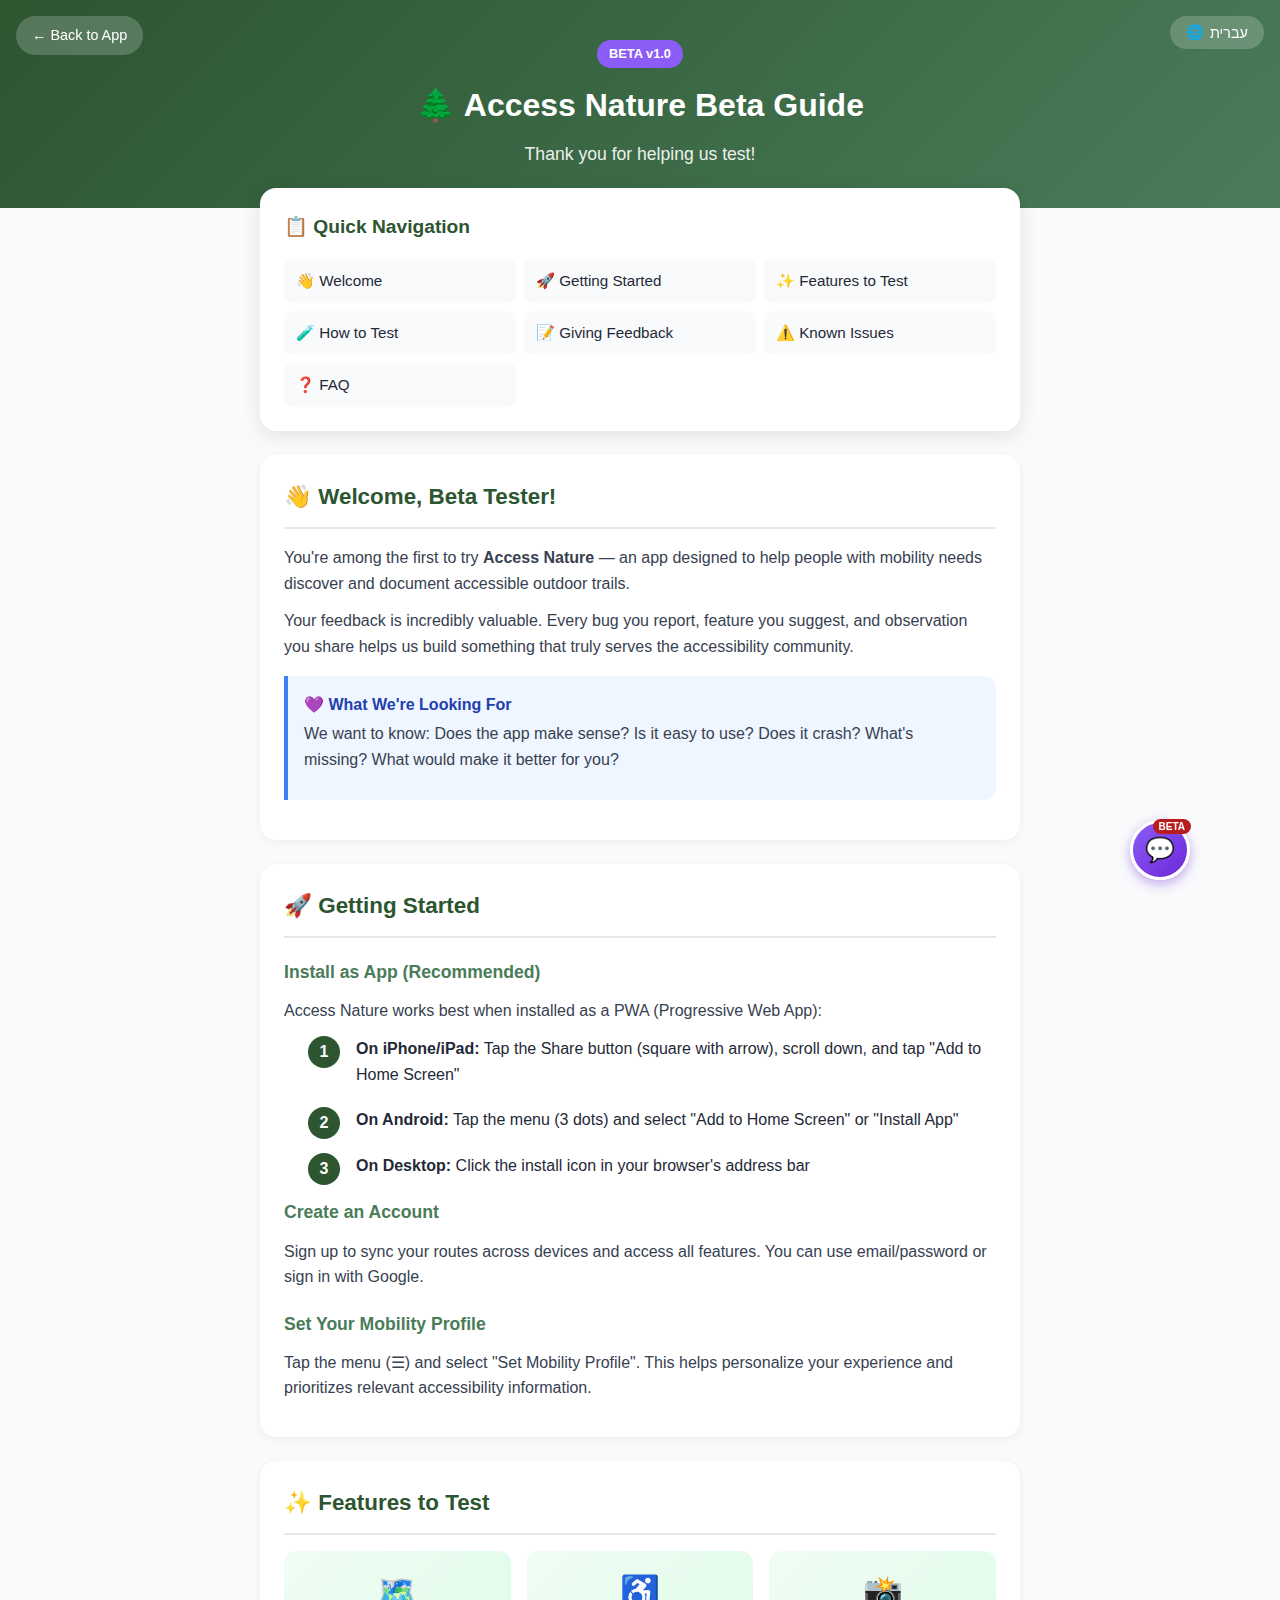
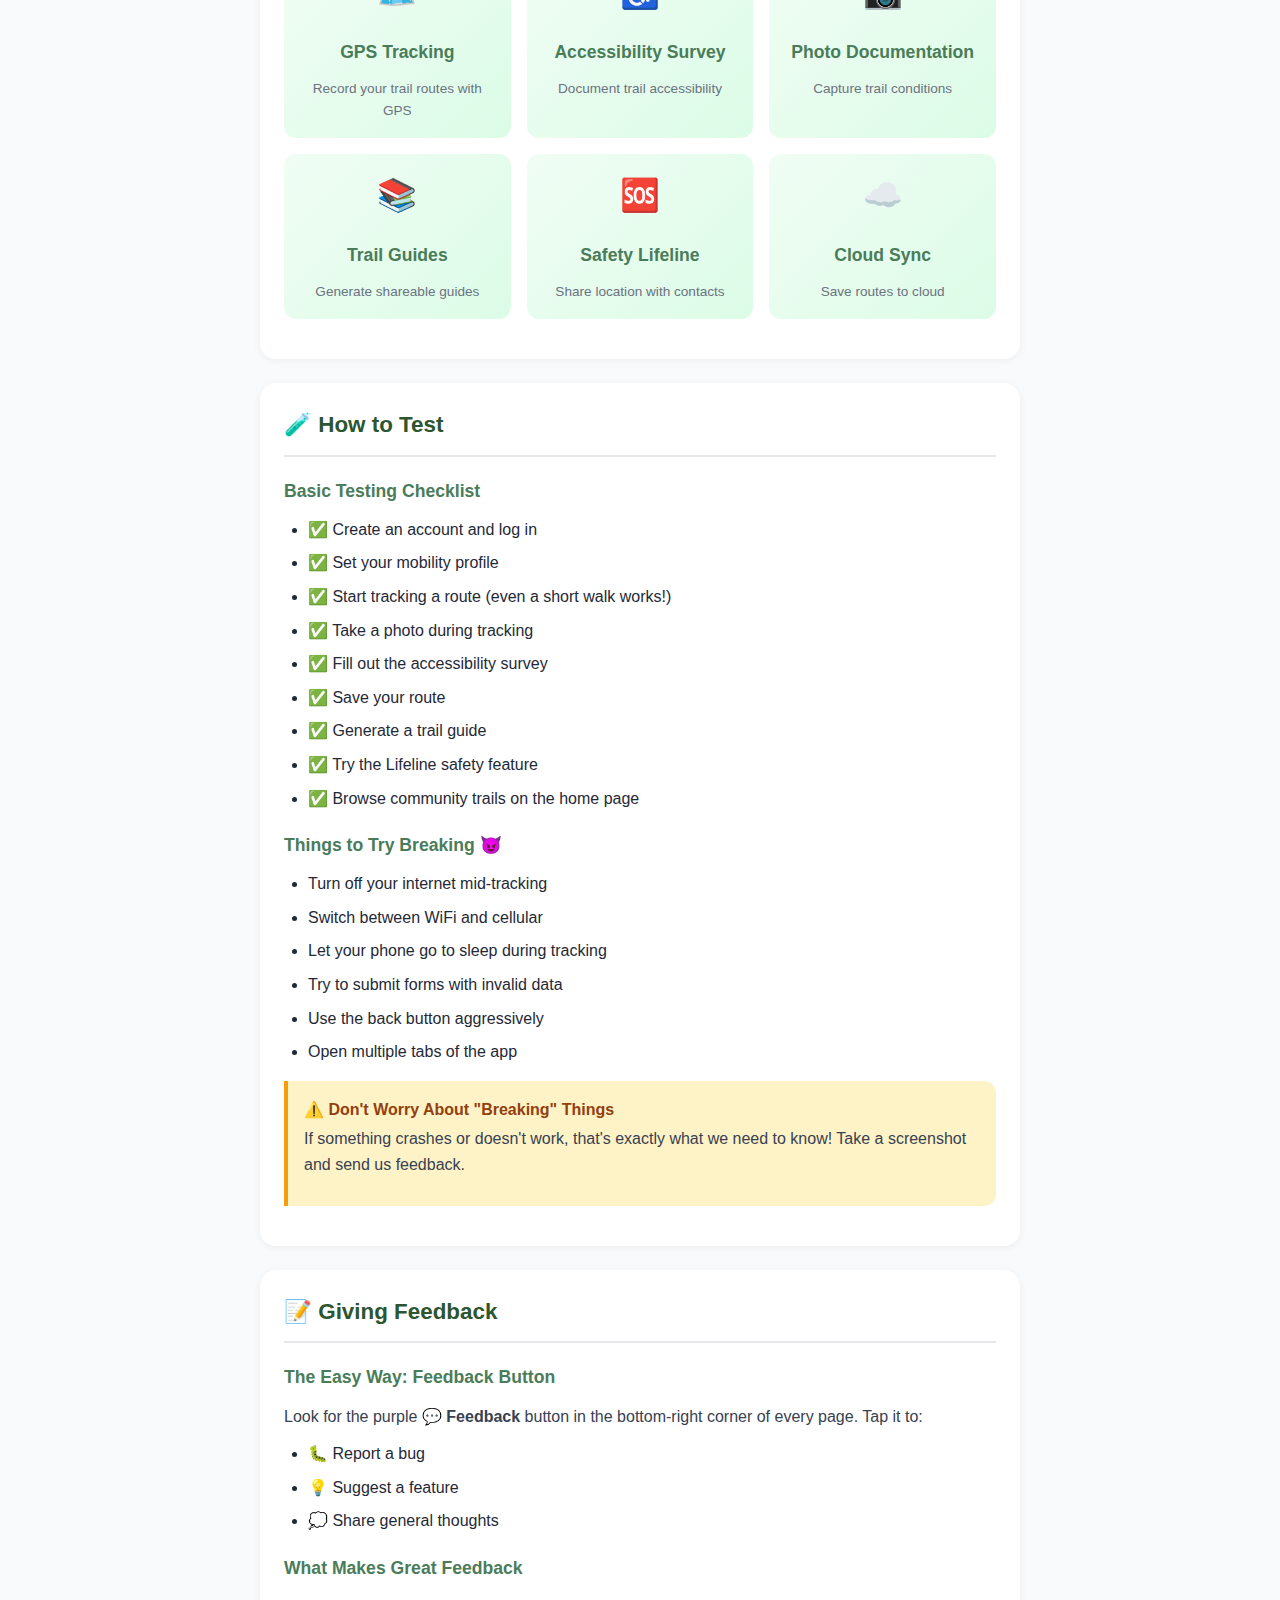
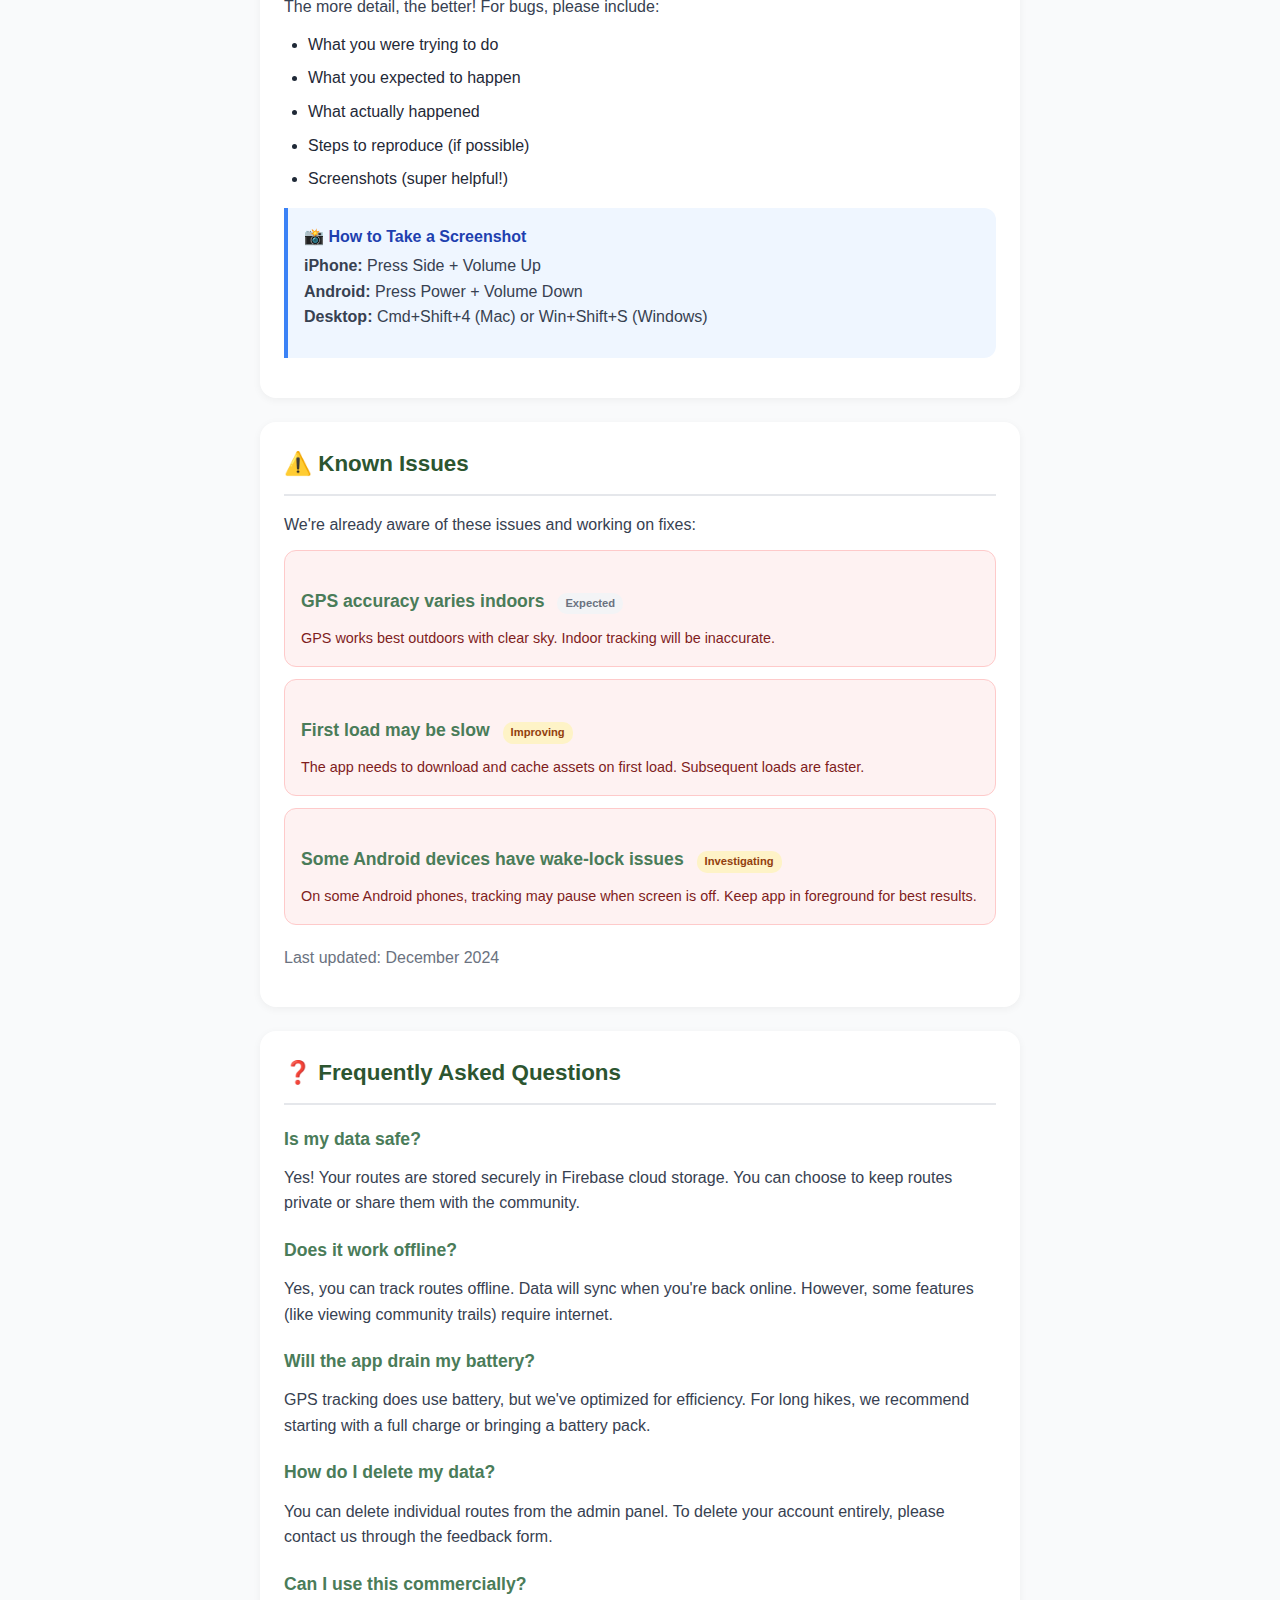
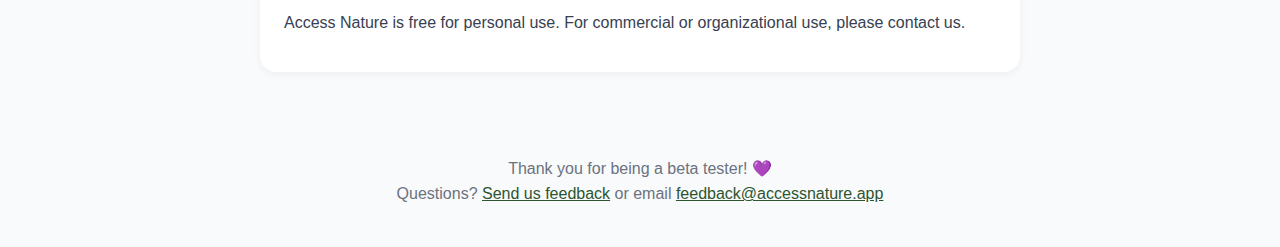
<file: beta-guide.html>
<!DOCTYPE html>
<html lang="en">
<head>
  <meta charset="UTF-8">
  <meta name="viewport" content="width=device-width, initial-scale=1.0">
  <title>Beta Tester Guide - Access Nature</title>
  <link rel="icon" type="image/svg+xml" href="assets/icons/icon.svg">
  <link rel="stylesheet" href="src/css/rtl.css">
  
  <!-- Apply language preference immediately -->
  <script>
    (function() {
      const lang = localStorage.getItem('accessNature_language') || 'en';
      if (lang === 'he') {
        document.documentElement.setAttribute('dir', 'rtl');
        document.documentElement.setAttribute('lang', 'he');
        document.documentElement.classList.add('rtl');
      }
    })();
  </script>
  
  <style>
    :root {
      --color-primary: #2c5530;
      --color-secondary: #4a7c59;
      --color-accent: #8b5cf6;
      --color-bg: #f9fafb;
      --color-text: #1f2937;
      --color-muted: #6b7280;
    }
    
    * {
      box-sizing: border-box;
      margin: 0;
      padding: 0;
    }
    
    body {
      font-family: -apple-system, BlinkMacSystemFont, 'Segoe UI', Roboto, sans-serif;
      background: var(--color-bg);
      color: var(--color-text);
      line-height: 1.6;
    }
    
    /* Header */
    .header {
      background: linear-gradient(135deg, var(--color-primary), var(--color-secondary));
      color: white;
      padding: 40px 20px;
      text-align: center;
    }
    
    .header h1 {
      font-size: 2rem;
      margin-bottom: 8px;
    }
    
    .header p {
      opacity: 0.9;
      font-size: 1.1rem;
    }
    
    .beta-badge {
      display: inline-block;
      background: var(--color-accent);
      color: white;
      padding: 4px 12px;
      border-radius: 20px;
      font-size: 0.8rem;
      font-weight: 600;
      margin-bottom: 12px;
    }
    
    /* Navigation */
    .nav-back {
      position: fixed;
      top: 16px;
      left: 16px;
      background: rgba(255,255,255,0.2);
      color: white;
      border: none;
      padding: 8px 16px;
      border-radius: 20px;
      cursor: pointer;
      font-size: 0.9rem;
      z-index: 100;
      text-decoration: none;
    }
    
    .nav-back:hover {
      background: rgba(255,255,255,0.3);
    }
    
    /* Language Toggle */
    .lang-toggle {
      position: fixed;
      top: 16px;
      right: 16px;
      background: rgba(255,255,255,0.2);
      color: white;
      border: none;
      padding: 8px 16px;
      border-radius: 20px;
      cursor: pointer;
      font-size: 0.9rem;
      z-index: 100;
      display: flex;
      align-items: center;
      gap: 6px;
    }
    
    .lang-toggle:hover {
      background: rgba(255,255,255,0.3);
    }
    
    html[dir="rtl"] .nav-back {
      left: auto;
      right: 16px;
    }
    
    html[dir="rtl"] .lang-toggle {
      right: auto;
      left: 16px;
    }
    
    /* Content */
    .container {
      max-width: 800px;
      margin: 0 auto;
      padding: 20px;
    }
    
    /* Table of Contents */
    .toc {
      background: white;
      border-radius: 16px;
      padding: 24px;
      margin: -40px auto 24px;
      position: relative;
      box-shadow: 0 4px 20px rgba(0,0,0,0.1);
    }
    
    .toc h2 {
      font-size: 1.2rem;
      margin-bottom: 16px;
      color: var(--color-primary);
    }
    
    .toc-list {
      list-style: none;
      display: grid;
      grid-template-columns: repeat(auto-fit, minmax(200px, 1fr));
      gap: 8px;
    }
    
    .toc-list a {
      display: flex;
      align-items: center;
      gap: 8px;
      padding: 10px 12px;
      background: var(--color-bg);
      border-radius: 8px;
      color: var(--color-text);
      text-decoration: none;
      font-size: 0.95rem;
      transition: all 0.2s;
    }
    
    .toc-list a:hover {
      background: #e5e7eb;
      transform: translateX(4px);
    }
    
    /* Sections */
    .section {
      background: white;
      border-radius: 16px;
      padding: 24px;
      margin-bottom: 24px;
      box-shadow: 0 2px 8px rgba(0,0,0,0.05);
    }
    
    .section h2 {
      font-size: 1.4rem;
      color: var(--color-primary);
      margin-bottom: 16px;
      padding-bottom: 12px;
      border-bottom: 2px solid #e5e7eb;
      display: flex;
      align-items: center;
      gap: 10px;
    }
    
    .section h3 {
      font-size: 1.1rem;
      color: var(--color-secondary);
      margin: 20px 0 12px;
    }
    
    .section p {
      margin-bottom: 12px;
      color: #374151;
    }
    
    .section ul, .section ol {
      margin: 12px 0;
      padding-left: 24px;
    }
    
    .section li {
      margin-bottom: 8px;
    }
    
    /* Feature Cards */
    .feature-grid {
      display: grid;
      grid-template-columns: repeat(auto-fit, minmax(200px, 1fr));
      gap: 16px;
      margin: 16px 0;
    }
    
    .feature-card {
      background: linear-gradient(135deg, #f0fdf4, #dcfce7);
      border-radius: 12px;
      padding: 16px;
      text-align: center;
    }
    
    .feature-card .icon {
      font-size: 2rem;
      margin-bottom: 8px;
    }
    
    .feature-card h4 {
      color: var(--color-primary);
      margin-bottom: 4px;
    }
    
    .feature-card p {
      font-size: 0.85rem;
      color: var(--color-muted);
      margin: 0;
    }
    
    /* Tips */
    .tip {
      background: #eff6ff;
      border-left: 4px solid #3b82f6;
      padding: 16px;
      border-radius: 0 12px 12px 0;
      margin: 16px 0;
    }
    
    .tip-title {
      font-weight: 600;
      color: #1e40af;
      margin-bottom: 4px;
    }
    
    .warning {
      background: #fef3c7;
      border-left-color: #f59e0b;
    }
    
    .warning .tip-title {
      color: #92400e;
    }
    
    /* Steps */
    .steps {
      counter-reset: step;
      list-style: none;
      padding: 0;
    }
    
    .steps li {
      position: relative;
      padding-left: 48px;
      margin-bottom: 20px;
    }
    
    .steps li::before {
      counter-increment: step;
      content: counter(step);
      position: absolute;
      left: 0;
      top: 0;
      width: 32px;
      height: 32px;
      background: var(--color-primary);
      color: white;
      border-radius: 50%;
      display: flex;
      align-items: center;
      justify-content: center;
      font-weight: 600;
    }
    
    /* Known Issues */
    .known-issue {
      background: #fef2f2;
      border: 1px solid #fecaca;
      border-radius: 12px;
      padding: 16px;
      margin: 12px 0;
    }
    
    .known-issue h4 {
      color: #991b1b;
      margin-bottom: 4px;
      font-size: 0.95rem;
    }
    
    .known-issue p {
      color: #7f1d1d;
      font-size: 0.9rem;
      margin: 0;
    }
    
    .status-badge {
      display: inline-block;
      font-size: 0.7rem;
      padding: 2px 8px;
      border-radius: 10px;
      font-weight: 600;
      margin-left: 8px;
    }
    
    .status-investigating { background: #fef3c7; color: #92400e; }
    .status-fixed { background: #d1fae5; color: #065f46; }
    .status-wontfix { background: #f3f4f6; color: #6b7280; }
    
    /* Footer */
    .footer {
      text-align: center;
      padding: 40px 20px;
      color: var(--color-muted);
    }
    
    .footer a {
      color: var(--color-primary);
    }
    
    /* Responsive */
    @media (max-width: 600px) {
      .header h1 {
        font-size: 1.6rem;
      }
      
      .toc-list {
        grid-template-columns: 1fr;
      }
      
      .feature-grid {
        grid-template-columns: 1fr;
      }
    }
  </style>
  
  <!-- Analytics & Error Monitoring -->
  <script src="src/utils/monitoring.js" defer></script>
</head>
<body>
  <a href="index.html" class="nav-back" data-i18n="betaGuide.backToApp">← Back to App</a>
  <button class="lang-toggle" onclick="toggleLanguage()">🌐 <span id="langLabel">עברית</span></button>
  
  <header class="header">
    <span class="beta-badge">BETA v1.0</span>
    <h1 data-i18n="betaGuide.title">🌲 Access Nature Beta Guide</h1>
    <p data-i18n="betaGuide.subtitle">Thank you for helping us test!</p>
  </header>
  
  <div class="container">
    <!-- Table of Contents -->
    <nav class="toc">
      <h2 data-i18n="betaGuide.quickNav">📋 Quick Navigation</h2>
      <ul class="toc-list">
        <li><a href="#welcome" data-i18n="betaGuide.nav.welcome">👋 Welcome</a></li>
        <li><a href="#getting-started" data-i18n="betaGuide.nav.gettingStarted">🚀 Getting Started</a></li>
        <li><a href="#features" data-i18n="betaGuide.nav.features">✨ Features to Test</a></li>
        <li><a href="#how-to-test" data-i18n="betaGuide.nav.howToTest">🧪 How to Test</a></li>
        <li><a href="#feedback" data-i18n="betaGuide.nav.feedback">📝 Giving Feedback</a></li>
        <li><a href="#known-issues" data-i18n="betaGuide.nav.knownIssues">⚠️ Known Issues</a></li>
        <li><a href="#faq" data-i18n="betaGuide.nav.faq">❓ FAQ</a></li>
      </ul>
    </nav>
    
    <!-- Welcome -->
    <section class="section" id="welcome">
      <h2 data-i18n="betaGuide.welcome.title">👋 Welcome, Beta Tester!</h2>
      <p data-i18n-html="betaGuide.welcome.intro">You're among the first to try <strong>Access Nature</strong> — an app designed to help people with mobility needs discover and document accessible outdoor trails.</p>
      
      <p data-i18n="betaGuide.welcome.value">Your feedback is incredibly valuable. Every bug you report, feature you suggest, and observation you share helps us build something that truly serves the accessibility community.</p>
      
      <div class="tip">
        <div class="tip-title" data-i18n="betaGuide.welcome.lookingForTitle">💜 What We're Looking For</div>
        <p data-i18n="betaGuide.welcome.lookingForText">We want to know: Does the app make sense? Is it easy to use? Does it crash? What's missing? What would make it better for you?</p>
      </div>
    </section>
    
    <!-- Getting Started -->
    <section class="section" id="getting-started">
      <h2 data-i18n="betaGuide.gettingStarted.title">🚀 Getting Started</h2>
      
      <h3 data-i18n="betaGuide.gettingStarted.installTitle">Install as App (Recommended)</h3>
      <p data-i18n="betaGuide.gettingStarted.installIntro">Access Nature works best when installed as a PWA (Progressive Web App):</p>
      
      <ol class="steps">
        <li data-i18n-html="betaGuide.gettingStarted.installIOS">
          <strong>On iPhone/iPad:</strong> Tap the Share button (square with arrow), scroll down, and tap "Add to Home Screen"
        </li>
        <li data-i18n-html="betaGuide.gettingStarted.installAndroid">
          <strong>On Android:</strong> Tap the menu (3 dots) and select "Add to Home Screen" or "Install App"
        </li>
        <li data-i18n-html="betaGuide.gettingStarted.installDesktop">
          <strong>On Desktop:</strong> Click the install icon in your browser's address bar
        </li>
      </ol>
      
      <h3 data-i18n="betaGuide.gettingStarted.accountTitle">Create an Account</h3>
      <p data-i18n="betaGuide.gettingStarted.accountText">Sign up to sync your routes across devices and access all features. You can use email/password or sign in with Google.</p>
      
      <h3 data-i18n="betaGuide.gettingStarted.profileTitle">Set Your Mobility Profile</h3>
      <p data-i18n="betaGuide.gettingStarted.profileText">Tap the menu (☰) and select "Set Mobility Profile". This helps personalize your experience and prioritizes relevant accessibility information.</p>
    </section>
    
    <!-- Features to Test -->
    <section class="section" id="features">
      <h2 data-i18n="betaGuide.features.title">✨ Features to Test</h2>
      
      <div class="feature-grid">
        <div class="feature-card">
          <div class="icon">🗺️</div>
          <h3 data-i18n="betaGuide.features.gpsTitle">GPS Tracking</h3>
          <p data-i18n="betaGuide.features.gpsDesc">Record your trail routes with GPS</p>
        </div>
        <div class="feature-card">
          <div class="icon">♿</div>
          <h3 data-i18n="betaGuide.features.surveyTitle">Accessibility Survey</h3>
          <p data-i18n="betaGuide.features.surveyDesc">Document trail accessibility</p>
        </div>
        <div class="feature-card">
          <div class="icon">📸</div>
          <h3 data-i18n="betaGuide.features.photoTitle">Photo Documentation</h3>
          <p data-i18n="betaGuide.features.photoDesc">Capture trail conditions</p>
        </div>
        <div class="feature-card">
          <div class="icon">📚</div>
          <h3 data-i18n="betaGuide.features.guidesTitle">Trail Guides</h3>
          <p data-i18n="betaGuide.features.guidesDesc">Generate shareable guides</p>
        </div>
        <div class="feature-card">
          <div class="icon">🆘</div>
          <h3 data-i18n="betaGuide.features.lifelineTitle">Safety Lifeline</h3>
          <p data-i18n="betaGuide.features.lifelineDesc">Share location with contacts</p>
        </div>
        <div class="feature-card">
          <div class="icon">☁️</div>
          <h3 data-i18n="betaGuide.features.cloudTitle">Cloud Sync</h3>
          <p data-i18n="betaGuide.features.cloudDesc">Save routes to cloud</p>
        </div>
      </div>
    </section>
    
    <!-- How to Test -->
    <section class="section" id="how-to-test">
      <h2 data-i18n="betaGuide.howToTest.title">🧪 How to Test</h2>
      
      <h3 data-i18n="betaGuide.howToTest.checklistTitle">Basic Testing Checklist</h3>
      <ul>
        <li data-i18n="betaGuide.howToTest.check1">✅ Create an account and log in</li>
        <li data-i18n="betaGuide.howToTest.check2">✅ Set your mobility profile</li>
        <li data-i18n="betaGuide.howToTest.check3">✅ Start tracking a route (even a short walk works!)</li>
        <li data-i18n="betaGuide.howToTest.check4">✅ Take a photo during tracking</li>
        <li data-i18n="betaGuide.howToTest.check5">✅ Fill out the accessibility survey</li>
        <li data-i18n="betaGuide.howToTest.check6">✅ Save your route</li>
        <li data-i18n="betaGuide.howToTest.check7">✅ Generate a trail guide</li>
        <li data-i18n="betaGuide.howToTest.check8">✅ Try the Lifeline safety feature</li>
        <li data-i18n="betaGuide.howToTest.check9">✅ Browse community trails on the home page</li>
      </ul>
      
      <h3 data-i18n="betaGuide.howToTest.breakTitle">Things to Try Breaking 😈</h3>
      <ul>
        <li data-i18n="betaGuide.howToTest.break1">Turn off your internet mid-tracking</li>
        <li data-i18n="betaGuide.howToTest.break2">Switch between WiFi and cellular</li>
        <li data-i18n="betaGuide.howToTest.break3">Let your phone go to sleep during tracking</li>
        <li data-i18n="betaGuide.howToTest.break4">Try to submit forms with invalid data</li>
        <li data-i18n="betaGuide.howToTest.break5">Use the back button aggressively</li>
        <li data-i18n="betaGuide.howToTest.break6">Open multiple tabs of the app</li>
      </ul>
      
      <div class="tip warning">
        <div class="tip-title" data-i18n="betaGuide.howToTest.warningTitle">⚠️ Don't Worry About "Breaking" Things</div>
        <p data-i18n="betaGuide.howToTest.warningText">If something crashes or doesn't work, that's exactly what we need to know! Take a screenshot and send us feedback.</p>
      </div>
    </section>
    
    <!-- Giving Feedback -->
    <section class="section" id="feedback">
      <h2 data-i18n="betaGuide.feedback.title">📝 Giving Feedback</h2>
      
      <h3 data-i18n="betaGuide.feedback.easyWayTitle">The Easy Way: Feedback Button</h3>
      <p data-i18n-html="betaGuide.feedback.easyWayText">Look for the purple <strong>💬 Feedback</strong> button in the bottom-right corner of every page. Tap it to:</p>
      <ul>
        <li data-i18n="betaGuide.feedback.option1">🐛 Report a bug</li>
        <li data-i18n="betaGuide.feedback.option2">💡 Suggest a feature</li>
        <li data-i18n="betaGuide.feedback.option3">💭 Share general thoughts</li>
      </ul>
      
      <h3 data-i18n="betaGuide.feedback.greatFeedbackTitle">What Makes Great Feedback</h3>
      <p data-i18n="betaGuide.feedback.greatFeedbackIntro">The more detail, the better! For bugs, please include:</p>
      <ul>
        <li data-i18n="betaGuide.feedback.detail1">What you were trying to do</li>
        <li data-i18n="betaGuide.feedback.detail2">What you expected to happen</li>
        <li data-i18n="betaGuide.feedback.detail3">What actually happened</li>
        <li data-i18n="betaGuide.feedback.detail4">Steps to reproduce (if possible)</li>
        <li data-i18n="betaGuide.feedback.detail5">Screenshots (super helpful!)</li>
      </ul>
      
      <div class="tip">
        <div class="tip-title" data-i18n="betaGuide.feedback.screenshotTitle">📸 How to Take a Screenshot</div>
        <p data-i18n-html="betaGuide.feedback.screenshotText"><strong>iPhone:</strong> Press Side + Volume Up<br>
        <strong>Android:</strong> Press Power + Volume Down<br>
        <strong>Desktop:</strong> Cmd+Shift+4 (Mac) or Win+Shift+S (Windows)</p>
      </div>
    </section>
    
    <!-- Known Issues -->
    <section class="section" id="known-issues">
      <h2 data-i18n="betaGuide.knownIssues.title">⚠️ Known Issues</h2>
      <p data-i18n="betaGuide.knownIssues.intro">We're already aware of these issues and working on fixes:</p>
      
      <div class="known-issue">
        <h3><span data-i18n="betaGuide.knownIssues.issue1Title">GPS accuracy varies indoors</span> <span class="status-badge status-wontfix" data-i18n="betaGuide.knownIssues.expected">Expected</span></h3>
        <p data-i18n="betaGuide.knownIssues.issue1Desc">GPS works best outdoors with clear sky. Indoor tracking will be inaccurate.</p>
      </div>
      
      <div class="known-issue">
        <h3><span data-i18n="betaGuide.knownIssues.issue2Title">First load may be slow</span> <span class="status-badge status-investigating" data-i18n="betaGuide.knownIssues.improving">Improving</span></h3>
        <p data-i18n="betaGuide.knownIssues.issue2Desc">The app needs to download and cache assets on first load. Subsequent loads are faster.</p>
      </div>
      
      <div class="known-issue">
        <h3><span data-i18n="betaGuide.knownIssues.issue3Title">Some Android devices have wake-lock issues</span> <span class="status-badge status-investigating" data-i18n="betaGuide.knownIssues.investigating">Investigating</span></h3>
        <p data-i18n="betaGuide.knownIssues.issue3Desc">On some Android phones, tracking may pause when screen is off. Keep app in foreground for best results.</p>
      </div>
      
      <p style="margin-top: 20px; color: var(--color-muted);"><span data-i18n="betaGuide.knownIssues.lastUpdated">Last updated:</span> <span data-i18n="legal.december2024">December 2024</span></p>
    </section>
    
    <!-- FAQ -->
    <section class="section" id="faq">
      <h2 data-i18n="betaGuide.faq.title">❓ Frequently Asked Questions</h2>
      
      <h3 data-i18n="betaGuide.faq.q1">Is my data safe?</h3>
      <p data-i18n="betaGuide.faq.a1">Yes! Your routes are stored securely in Firebase cloud storage. You can choose to keep routes private or share them with the community.</p>
      
      <h3 data-i18n="betaGuide.faq.q2">Does it work offline?</h3>
      <p data-i18n="betaGuide.faq.a2">Yes, you can track routes offline. Data will sync when you're back online. However, some features (like viewing community trails) require internet.</p>
      
      <h3 data-i18n="betaGuide.faq.q3">Will the app drain my battery?</h3>
      <p data-i18n="betaGuide.faq.a3">GPS tracking does use battery, but we've optimized for efficiency. For long hikes, we recommend starting with a full charge or bringing a battery pack.</p>
      
      <h3 data-i18n="betaGuide.faq.q4">How do I delete my data?</h3>
      <p data-i18n="betaGuide.faq.a4">You can delete individual routes from the admin panel. To delete your account entirely, please contact us through the feedback form.</p>
      
      <h3 data-i18n="betaGuide.faq.q5">Can I use this commercially?</h3>
      <p data-i18n="betaGuide.faq.a5">Access Nature is free for personal use. For commercial or organizational use, please contact us.</p>
    </section>
  </div>
  
  <footer class="footer">
    <p data-i18n="betaGuide.footer.thanks">Thank you for being a beta tester! 💜</p>
    <p><span data-i18n="betaGuide.footer.questions">Questions?</span> <a href="#" onclick="window.betaFeedback?.open(); return false;" data-i18n="betaGuide.footer.sendFeedback">Send us feedback</a> <span data-i18n="betaGuide.footer.orEmail">or email</span> <a href="mailto:feedback@accessnature.app">feedback@accessnature.app</a></p>
  </footer>
  
  <script type="module">
    import { betaFeedback } from './src/utils/betaFeedback.js';
    
    // Initialize feedback button on this page too
    betaFeedback.initialize();
    window.betaFeedback = betaFeedback;
  </script>
  
  <!-- i18n Initialization -->
  <script type="module">
    import { i18n, t } from './src/i18n/i18n.js';
    
    window.toggleLanguage = async function() {
      const currentLang = localStorage.getItem('accessNature_language') || 'en';
      const newLang = currentLang === 'en' ? 'he' : 'en';
      await i18n.setLanguage(newLang);
      updateLangLabel();
    };
    
    function updateLangLabel() {
      const currentLang = localStorage.getItem('accessNature_language') || 'en';
      const label = document.getElementById('langLabel');
      if (label) {
        label.textContent = currentLang === 'en' ? 'עברית' : 'English';
      }
    }
    
    try {
      await i18n.init();
      i18n.translatePage();
      updateLangLabel();
      
      i18n.onLanguageChange(() => {
        i18n.translatePage();
        updateLangLabel();
      });
      
      window.i18n = i18n;
      window.t = t;
    } catch (e) {
      console.warn('i18n initialization failed:', e);
    }
  </script>
</body>
</html>
</file>
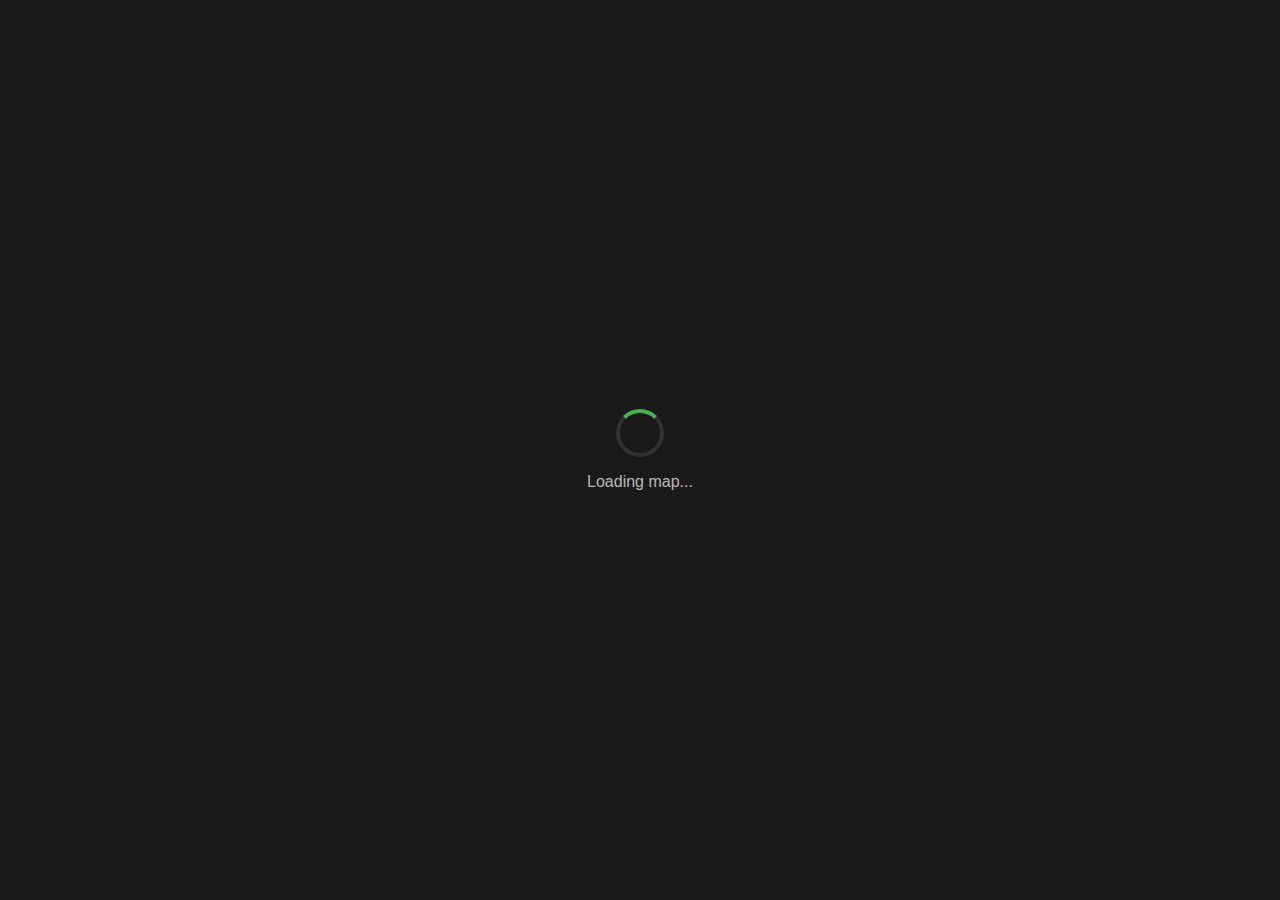
<file: explore.html>
<!DOCTYPE html>
<html lang="en">
<head>
  <meta charset="UTF-8">
  <meta name="viewport" content="width=device-width, initial-scale=1.0, maximum-scale=1.0, user-scalable=no">
  <title>Accessible - Explore</title>
  <meta name="description" content="Explore accessible trails and report urban accessibility issues">
  <meta name="theme-color" content="#1a1a1a">
  <meta name="mobile-web-app-capable" content="yes">
  <meta name="apple-mobile-web-app-capable" content="yes">
  <link rel="manifest" href="manifest.json">
  <link rel="preconnect" href="https://fonts.googleapis.com">
  <link rel="preconnect" href="https://fonts.gstatic.com" crossorigin>
  <link href="https://fonts.googleapis.com/css2?family=DM+Sans:wght@400;500;600;700&display=swap" rel="stylesheet">
  <link rel="stylesheet" href="https://unpkg.com/leaflet@1.9.3/dist/leaflet.css">
  <link rel="stylesheet" href="https://unpkg.com/leaflet.markercluster@1.4.1/dist/MarkerCluster.css">
  <link rel="stylesheet" href="https://unpkg.com/leaflet.markercluster@1.4.1/dist/MarkerCluster.Default.css">
  <link rel="stylesheet" href="src/css/global-nav.css">
  <script>
    (function() {
      try {
        var prefs = JSON.parse(localStorage.getItem('accessNature_displayPrefs') || '{}');
        if (prefs.highContrast) document.documentElement.classList.add('high-contrast');
      } catch(e) {}
    })();
  </script>
  <style>
    *{box-sizing:border-box;margin:0;padding:0}
    :root{--bg-primary:#1a1a1a;--bg-secondary:#242424;--bg-tertiary:#2d2d2d;--text-primary:#fff;--text-secondary:rgba(255,255,255,.7);--text-muted:rgba(255,255,255,.5);--border-color:rgba(255,255,255,.1);--accent-trails:#4CAF50;--accent-urban:#FF9800;--accent-blue:#2196F3;--error:#f44336;--success:#4CAF50}
    body{font-family:'DM Sans',-apple-system,sans-serif;background:var(--bg-primary);color:var(--text-primary);overflow:hidden;height:100vh;height:100dvh}
    .visually-hidden{position:absolute;width:1px;height:1px;padding:0;margin:-1px;overflow:hidden;clip:rect(0,0,0,0);border:0}
    button:focus-visible,a:focus-visible,input:focus-visible,select:focus-visible,textarea:focus-visible{outline:3px solid var(--accent-trails);outline-offset:2px}
    
    /* Top bar */
    .top-bar{position:fixed;top:0;left:0;right:0;height:56px;background:rgba(26,26,26,.95);backdrop-filter:blur(10px);display:flex;align-items:center;justify-content:space-between;padding:0 16px;z-index:1000;border-bottom:1px solid var(--border-color)}
    .top-bar-brand{font-size:1.125rem;font-weight:600;display:flex;align-items:center;gap:8px}
    .top-bar-user{display:flex;align-items:center;gap:8px;font-size:.875rem}
    .user-avatar{width:32px;height:32px;background:var(--accent-trails);border-radius:50%;display:flex;align-items:center;justify-content:center;font-weight:600;font-size:.875rem;cursor:pointer}
    .user-avatar.anonymous{background:var(--bg-tertiary);color:var(--text-muted)}
    .user-name{color:var(--text-secondary);max-width:100px;overflow:hidden;text-overflow:ellipsis;white-space:nowrap}
    
    /* Map */
    #map{position:fixed;top:56px;left:0;right:0;bottom:64px;z-index:1}
    
    /* Mode toggle */
    .map-mode-toggle{position:fixed;top:70px;left:50%;transform:translateX(-50%);display:flex;background:rgba(255,255,255,.95);border-radius:25px;padding:4px;box-shadow:0 4px 20px rgba(0,0,0,.15);z-index:1000;backdrop-filter:blur(10px);border:1px solid rgba(0,0,0,.1)}
    .mode-btn{display:flex;align-items:center;gap:6px;padding:10px 20px;border:none;background:transparent;color:rgba(0,0,0,.5);font-size:14px;font-weight:600;cursor:pointer;border-radius:21px;transition:all .25s}
    .mode-btn:hover{color:rgba(0,0,0,.8)}.mode-btn.active{color:#fff}.mode-btn.active.trails{background:var(--accent-trails)}.mode-btn.active.urban{background:var(--accent-urban)}.mode-btn svg{width:18px;height:18px;fill:currentColor}
    
    /* Second row - Compass + Survey */
    .second-row-controls{position:fixed;top:120px;left:50%;transform:translateX(-50%);display:flex;align-items:center;gap:8px;z-index:750}
    .heading-display{background:rgba(26,26,26,.95);padding:4px 8px 4px 4px;border-radius:20px;display:flex;align-items:center;gap:8px;box-shadow:0 2px 8px rgba(0,0,0,.3)}
    .compass{width:36px;height:36px;background:#1a1a1a;border:2px solid #333;border-radius:50%;display:flex;align-items:center;justify-content:center;position:relative;cursor:pointer;flex-shrink:0}
    .compass-needle{width:100%;height:100%;position:absolute;transition:transform .15s ease-out}
    .compass-north{position:absolute;top:5px;left:50%;transform:translateX(-50%);width:0;height:0;border-left:4px solid transparent;border-right:4px solid transparent;border-bottom:12px solid #f44336}
    .compass-south{position:absolute;bottom:5px;left:50%;transform:translateX(-50%);width:0;height:0;border-left:4px solid transparent;border-right:4px solid transparent;border-top:12px solid #fff}
    .compass-center{width:4px;height:4px;background:#666;border-radius:50%;z-index:2}
    .heading-value{font-size:16px;font-weight:700;color:#fff;min-width:42px;text-align:right}
    .survey-btn{width:36px;height:36px;background:var(--accent-blue);border:none;border-radius:50%;color:#fff;font-size:16px;cursor:pointer;display:flex;align-items:center;justify-content:center;box-shadow:0 2px 8px rgba(33,150,243,.4)}
    .survey-btn:hover{transform:scale(1.1)}
    
    /* Left controls */
    .left-controls{position:fixed;left:12px;top:50%;transform:translateY(-50%);display:flex;flex-direction:column;gap:8px;z-index:700}
    .map-control-btn{width:44px;height:44px;background:rgba(255,255,255,.95);border:1px solid rgba(0,0,0,.1);border-radius:50%;color:#333;font-size:20px;cursor:pointer;display:flex;align-items:center;justify-content:center;transition:all .2s;box-shadow:0 2px 8px rgba(0,0,0,.1)}
    .map-control-btn:hover{background:#fff;box-shadow:0 4px 12px rgba(0,0,0,.15)}
    .map-control-btn:active{transform:scale(.95)}
    .map-control-btn.active{background:var(--accent-trails);color:#fff;border-color:var(--accent-trails)}
    
    /* Right controls */
    .right-controls{position:fixed;right:12px;top:50%;transform:translateY(-50%);display:flex;flex-direction:column;gap:8px;z-index:700}
    
    /* Bottom controls - tracking */
    .tracking-fab{position:fixed;bottom:calc(64px + 20px + env(safe-area-inset-bottom,0));left:50%;transform:translateX(-50%);height:56px;padding:0 24px;border:none;border-radius:28px;color:#fff;font-size:15px;font-weight:600;cursor:pointer;display:flex;align-items:center;gap:8px;z-index:1010;box-shadow:0 4px 16px rgba(0,0,0,.3);transition:all .3s}
    .tracking-fab:hover{transform:translateX(-50%) scale(1.05)}
    .tracking-fab.trails{background:var(--accent-trails)}
    .tracking-fab.urban{background:var(--accent-urban)}
    .tracking-fab.hidden{transform:translateX(-50%) translateY(100px);opacity:0;pointer-events:none}
    .tracking-fab.recording{background:var(--error);animation:pulse 2s infinite}
    @keyframes pulse{0%,100%{box-shadow:0 0 0 0 rgba(244,67,54,.4)}50%{box-shadow:0 0 0 15px rgba(244,67,54,0)}}
    
    /* Status bar */
    .status-bar{position:fixed;bottom:calc(64px + 90px + env(safe-area-inset-bottom,0));left:16px;right:16px;background:rgba(255,255,255,.95);border-radius:16px;padding:16px;display:flex;justify-content:space-around;z-index:900;backdrop-filter:blur(10px);border:1px solid rgba(0,0,0,.1);box-shadow:0 4px 20px rgba(0,0,0,.1)}
    .status-bar.hidden{display:none}
    .status-item{text-align:center}
    .status-value{font-size:1.5rem;font-weight:700;color:var(--accent-trails)}
    .status-label{font-size:.75rem;color:#666;text-transform:uppercase}
    
    /* Tracking controls */
    .tracking-controls{position:fixed;bottom:calc(64px + 20px + env(safe-area-inset-bottom,0));left:50%;transform:translateX(-50%);display:flex;gap:16px;z-index:1010}
    .tracking-controls.hidden{display:none}
    .tracking-btn{width:64px;height:64px;border-radius:50%;border:none;font-size:24px;cursor:pointer;display:flex;align-items:center;justify-content:center;transition:all .2s;box-shadow:0 4px 16px rgba(0,0,0,.2)}
    .tracking-btn.stop{background:var(--error);color:#fff}
    .tracking-btn.pause{background:var(--accent-urban);color:#fff}
    .tracking-btn:hover{transform:scale(1.1)}
    
    /* Layer containers */
    .layer-container{transition:opacity .3s}
    .layer-container.hidden{opacity:0;pointer-events:none;display:none!important}
    
    /* Filter pills */
    .filter-pills{position:fixed;top:120px;left:16px;right:16px;display:flex;gap:8px;overflow-x:auto;padding:8px 0;z-index:800;scrollbar-width:none}
    .filter-pills::-webkit-scrollbar{display:none}
    .filter-pill{padding:8px 16px;background:rgba(255,255,255,.95);border:1px solid rgba(0,0,0,.1);border-radius:20px;color:#666;font-size:13px;font-weight:500;white-space:nowrap;cursor:pointer;transition:all .2s;box-shadow:0 2px 8px rgba(0,0,0,.08)}
    .filter-pill:hover{background:#fff}
    .filter-pill.active{background:var(--accent-urban);border-color:var(--accent-urban);color:#fff}
    
    /* Search bar for urban */
    .search-bar{position:fixed;top:160px;left:16px;right:16px;z-index:800}
    .search-bar input{width:100%;padding:12px 16px;background:rgba(255,255,255,.95);border:1px solid rgba(0,0,0,.1);border-radius:12px;font-size:14px;box-shadow:0 2px 8px rgba(0,0,0,.08)}
    .search-bar input:focus{outline:none;border-color:var(--accent-urban)}
    
    /* Locate button */
    .locate-btn{position:fixed;left:16px;bottom:calc(64px + 20px + env(safe-area-inset-bottom,0));width:48px;height:48px;background:rgba(255,255,255,.95);border:1px solid rgba(0,0,0,.1);border-radius:50%;color:#333;font-size:20px;cursor:pointer;display:flex;align-items:center;justify-content:center;z-index:900;box-shadow:0 2px 8px rgba(0,0,0,.1)}
    .locate-btn:hover{background:#fff}
    .locate-btn.active{color:var(--accent-trails);border-color:var(--accent-trails)}
    
    /* Toast */
    .toast{position:fixed;bottom:calc(64px + 90px);left:50%;transform:translateX(-50%) translateY(100px);background:rgba(26,26,26,.95);color:#fff;padding:12px 24px;border-radius:25px;font-size:14px;font-weight:500;z-index:2000;opacity:0;transition:all .3s}
    .toast.show{transform:translateX(-50%) translateY(0);opacity:1}
    .toast.success{background:rgba(76,175,80,.95)}
    .toast.error{background:rgba(244,67,54,.95)}
    
    /* Leaflet overrides */
    .leaflet-control-zoom{display:none!important}
    .leaflet-control-attribution{font-size:10px!important;background:rgba(255,255,255,.8)!important;color:#666!important}
    
    /* Markers */
    .user-marker{width:20px!important;height:20px!important;background:var(--accent-blue);border:3px solid #fff;border-radius:50%;box-shadow:0 0 0 8px rgba(33,150,243,.3)}
    .trail-marker{background:var(--accent-trails);border:3px solid #fff;border-radius:50%;width:16px!important;height:16px!important;box-shadow:0 2px 6px rgba(0,0,0,.3)}
    .report-marker-icon{width:36px!important;height:36px!important;display:flex;align-items:center;justify-content:center;font-size:16px;border:3px solid #fff;border-radius:50%;box-shadow:0 2px 8px rgba(0,0,0,.3)}
    .report-marker-icon.temporary{border:3px dashed var(--accent-blue)!important;animation:tempPulse 2s infinite}
    @keyframes tempPulse{0%,100%{opacity:1}50%{opacity:.7}}
    
    /* Popups and tooltips */
    .leaflet-popup-content-wrapper{border-radius:12px;box-shadow:0 4px 20px rgba(0,0,0,.15)}
    .leaflet-popup-content{margin:12px 16px;min-width:220px}
    .report-tooltip{background:rgba(255,255,255,.98)!important;border:none!important;box-shadow:0 4px 20px rgba(0,0,0,.15)!important;padding:12px!important;border-radius:10px!important}
    
    /* Modal styles */
    .modal-overlay{position:fixed;top:0;left:0;right:0;bottom:0;background:rgba(0,0,0,.8);backdrop-filter:blur(4px);display:flex;align-items:flex-end;justify-content:center;z-index:10000;padding:0;opacity:0;pointer-events:none;transition:opacity .3s}
    .modal-overlay.open{opacity:1;pointer-events:auto}
    .modal-container{background:var(--bg-primary);border-radius:24px 24px 0 0;width:100%;max-width:600px;max-height:90vh;overflow-y:auto;transform:translateY(100%);transition:transform .3s}
    .modal-overlay.open .modal-container{transform:translateY(0)}
    @media(min-width:600px){.modal-overlay{align-items:center;padding:20px}.modal-container{border-radius:24px;max-height:85vh}}
    .modal-header{position:sticky;top:0;background:var(--bg-primary);padding:20px 20px 16px;border-bottom:1px solid var(--border-color);display:flex;justify-content:space-between;align-items:center;z-index:10}
    .modal-header h2{font-size:1.25rem;font-weight:600;margin:0;display:flex;align-items:center;gap:10px}
    .modal-close{width:40px;height:40px;border:none;background:var(--bg-tertiary);border-radius:50%;font-size:1.5rem;color:var(--text-secondary);cursor:pointer;display:flex;align-items:center;justify-content:center;transition:all .2s}
    .modal-close:hover{background:var(--bg-secondary);color:var(--text-primary)}
    .modal-body{padding:20px}
    .modal-footer{position:sticky;bottom:0;background:var(--bg-primary);padding:16px 20px;border-top:1px solid var(--border-color);display:flex;gap:12px}
    
    /* Form elements */
    .form-group{margin-bottom:20px}
    .form-label{display:block;margin-bottom:8px;font-weight:600;font-size:.95rem;color:var(--text-primary)}
    .form-hint{font-size:.85rem;color:var(--text-muted);margin-bottom:10px}
    .form-input,.form-select,.form-textarea{width:100%;padding:14px 16px;background:var(--bg-secondary);border:1px solid var(--border-color);border-radius:12px;color:var(--text-primary);font-size:1rem;font-family:inherit;transition:all .2s}
    .form-input:focus,.form-select:focus,.form-textarea:focus{border-color:var(--accent-trails);outline:none}
    .form-input::placeholder,.form-textarea::placeholder{color:var(--text-muted)}
    .form-select{appearance:none;background-image:url("data:image/svg+xml,%3Csvg xmlns='http://www.w3.org/2000/svg' width='24' height='24' viewBox='0 0 24 24' fill='white'%3E%3Cpath d='M7 10l5 5 5-5z'/%3E%3C/svg%3E");background-repeat:no-repeat;background-position:right 12px center;padding-right:40px}
    .form-textarea{min-height:100px;resize:vertical}
    
    /* Buttons */
    .btn{padding:14px 24px;border:none;border-radius:12px;font-size:1rem;font-weight:600;cursor:pointer;display:flex;align-items:center;justify-content:center;gap:8px;transition:all .2s;flex:1}
    .btn-primary{background:var(--accent-trails);color:#fff}
    .btn-primary:hover{background:#43a047}
    .btn-primary.orange{background:var(--accent-urban)}
    .btn-primary.orange:hover{background:#f57c00}
    .btn-secondary{background:var(--bg-tertiary);color:var(--text-primary)}
    .btn-secondary:hover{background:var(--bg-secondary)}
    .btn:disabled{opacity:.6;cursor:not-allowed}
    
    /* Severity scale */
    .severity-scale{display:flex;gap:8px}
    .severity-option{flex:1;display:flex;flex-direction:column;align-items:center;padding:12px 8px;background:var(--bg-secondary);border:2px solid var(--border-color);border-radius:12px;cursor:pointer;transition:all .2s}
    .severity-option:hover{border-color:var(--text-muted)}
    .severity-option.selected{border-color:var(--accent-urban);background:rgba(255,152,0,.1)}
    .severity-option input{display:none}
    .severity-option .severity-num{font-size:1.25rem;font-weight:700;margin-bottom:4px}
    .severity-option .severity-label{font-size:.7rem;font-weight:600;text-transform:uppercase}
    .severity-option[data-value="1"] .severity-num{color:#22c55e}
    .severity-option[data-value="2"] .severity-num{color:#84cc16}
    .severity-option[data-value="3"] .severity-num{color:#f59e0b}
    .severity-option[data-value="4"] .severity-num{color:#ea580c}
    .severity-option[data-value="5"] .severity-num{color:#dc2626}
    
    /* Toggle options */
    .toggle-options{display:flex;gap:12px}
    .toggle-option{flex:1;display:flex;align-items:center;gap:12px;padding:14px;background:var(--bg-secondary);border:2px solid var(--border-color);border-radius:12px;cursor:pointer;transition:all .2s}
    .toggle-option:hover{border-color:var(--text-muted)}
    .toggle-option.selected{border-color:var(--accent-blue);background:rgba(33,150,243,.1)}
    .toggle-option input{display:none}
    .toggle-option-icon{font-size:1.5rem}
    .toggle-option-text{font-weight:600;font-size:.9rem}
    .toggle-option-desc{font-size:.75rem;color:var(--text-muted)}
    
    /* Rating buttons */
    .rating-buttons{display:flex;gap:8px}
    .rating-btn{flex:1;padding:16px 12px;background:var(--bg-secondary);border:2px solid var(--border-color);border-radius:12px;cursor:pointer;text-align:center;transition:all .2s}
    .rating-btn:hover{border-color:var(--text-muted)}
    .rating-btn.selected{border-color:var(--accent-trails);background:rgba(76,175,80,.1)}
    .rating-btn-icon{font-size:2rem;margin-bottom:8px}
    .rating-btn-label{font-size:.85rem;font-weight:600}
    
    /* Photo capture options */
    .photo-capture-options{display:flex;gap:12px;margin-bottom:16px}
    .photo-option-btn{flex:1;padding:20px;background:var(--bg-secondary);border:2px solid var(--border-color);border-radius:12px;cursor:pointer;text-align:center;transition:all .2s}
    .photo-option-btn:hover{border-color:var(--text-muted);background:var(--bg-tertiary)}
    .photo-option-btn .icon{font-size:2rem;margin-bottom:8px}
    .photo-option-btn .label{font-size:.9rem;font-weight:600}
    
    /* Photo grid */
    .photo-grid{display:grid;grid-template-columns:repeat(auto-fill,minmax(80px,1fr));gap:8px;margin-top:12px}
    .photo-preview{aspect-ratio:1;border-radius:8px;overflow:hidden;position:relative}
    .photo-preview img{width:100%;height:100%;object-fit:cover}
    .photo-preview .remove-photo{position:absolute;top:4px;right:4px;width:24px;height:24px;background:rgba(0,0,0,.7);border:none;border-radius:50%;color:#fff;font-size:14px;cursor:pointer}
    
    /* Map picker */
    .map-picker{height:180px;border-radius:12px;overflow:hidden;margin-bottom:8px;border:1px solid var(--border-color)}
    
    /* Bottom popup panels */
    .bottom-popup{position:fixed;bottom:64px;left:0;right:0;background:var(--bg-primary);border-radius:24px 24px 0 0;padding:20px;max-height:60vh;overflow-y:auto;z-index:1100;transform:translateY(100%);transition:transform .3s;box-shadow:0 -4px 30px rgba(0,0,0,.3)}
    .bottom-popup.open{transform:translateY(0)}
    .bottom-popup.hidden{display:none}
    .bottom-popup h3{margin:0 0 16px;font-size:1.1rem;display:flex;align-items:center;justify-content:space-between}
    .bottom-popup button{width:100%;padding:14px;margin-bottom:8px;background:var(--bg-secondary);border:1px solid var(--border-color);border-radius:10px;color:var(--text-primary);font-size:.95rem;cursor:pointer;text-align:left;display:flex;align-items:center;gap:12px}
    .bottom-popup button:hover{background:var(--bg-tertiary)}
    
    /* Safety panel */
    .safety-panel .sos-btn{background:var(--error);color:#fff;border-color:var(--error);font-weight:700}
    .safety-panel .sos-btn:hover{background:#d32f2f}
    
    /* Loading */
    .loading-overlay{position:fixed;top:0;left:0;right:0;bottom:0;background:var(--bg-primary);display:flex;flex-direction:column;align-items:center;justify-content:center;z-index:50000;transition:opacity .3s}
    .loading-overlay.hidden{opacity:0;pointer-events:none}
    .loading-spinner{width:48px;height:48px;border:4px solid var(--border-color);border-top-color:var(--accent-trails);border-radius:50%;animation:spin 1s linear infinite}
    .spinner{width:20px;height:20px;border:2px solid rgba(255,255,255,.3);border-top-color:#fff;border-radius:50%;animation:spin .8s linear infinite}
    @keyframes spin{to{transform:rotate(360deg)}}
    .loading-text{margin-top:16px;color:var(--text-secondary)}
    
    /* Report detail modal specific */
    .report-detail-content{padding:16px}
    .report-status-badge{display:inline-flex;align-items:center;gap:6px;padding:6px 14px;border-radius:20px;font-size:13px;font-weight:600}
    .report-severity-badge{display:inline-block;padding:4px 12px;border-radius:12px;font-size:12px;font-weight:600;color:#fff}
    .report-info-box{background:var(--bg-secondary);padding:12px;border-radius:8px;margin:16px 0}
    .report-info-box p{margin:0 0 8px;font-size:14px}
    .report-info-box p:last-child{margin:0}
    .report-action-btns{display:flex;gap:8px;margin-top:16px}
    .report-action-btns .btn{padding:10px 16px;font-size:.9rem}
    
    /* SOS Button (dynamic) */
    .sos-fab{position:fixed;bottom:calc(64px + 80px + env(safe-area-inset-bottom,0));right:16px;width:56px;height:56px;background:var(--error);border:none;border-radius:50%;color:#fff;font-size:20px;font-weight:700;cursor:pointer;z-index:1005;box-shadow:0 4px 16px rgba(244,67,54,.4);display:none}
    .sos-fab.visible{display:flex;align-items:center;justify-content:center}
    
    /* Beta feedback button (dynamic) */
    .beta-fab{position:fixed;bottom:calc(64px + 150px + env(safe-area-inset-bottom,0));right:16px;width:48px;height:48px;background:var(--accent-blue);border:none;border-radius:50%;color:#fff;font-size:18px;cursor:pointer;z-index:1005;box-shadow:0 4px 16px rgba(33,150,243,.4);display:none}
    .beta-fab.visible{display:flex;align-items:center;justify-content:center}
  </style>
</head>
<body class="explore-page">
  <h1 class="visually-hidden">Accessible Explore - Trails & Urban Reports</h1>
  
  <!-- Loading overlay -->
  <div class="loading-overlay" id="loadingOverlay">
    <div class="loading-spinner"></div>
    <p class="loading-text">Loading map...</p>
  </div>
  
  <!-- Top bar -->
  <header class="top-bar">
    <div class="top-bar-brand"><span>♿</span><span>Accessible</span></div>
    <div class="top-bar-user" id="topBarUser">
      <span class="user-name" id="userName"></span>
      <div class="user-avatar anonymous" id="userAvatar" onclick="handleUserClick()">?</div>
    </div>
  </header>
  
  <!-- Mode Toggle -->
  <div class="map-mode-toggle" id="modeToggle">
    <button class="mode-btn trails active" id="trailsModeBtn" onclick="setMode('trails')">
      <svg viewBox="0 0 24 24"><path d="M13.5 5.5c1.1 0 2-.9 2-2s-.9-2-2-2-2 .9-2 2 .9 2 2 2zM9.8 8.9L7 23h2.1l1.8-8 2.1 2v6h2v-7.5l-2.1-2 .6-3C14.8 12 16.8 13 19 13v-2c-1.9 0-3.5-1-4.3-2.4l-1-1.6c-.4-.6-1-1-1.7-1-.3 0-.5.1-.8.1L6 8.3V13h2V9.6l1.8-.7"/></svg>
      Trails
    </button>
    <button class="mode-btn urban" id="urbanModeBtn" onclick="setMode('urban')">
      <svg viewBox="0 0 24 24"><path d="M12 2C8.14 2 5 5.14 5 9c0 5.25 7 13 7 13s7-7.75 7-13c0-3.86-3.14-7-7-7zm1 11h-2v-2h2v2zm0-4h-2V5h2v4z"/></svg>
      Urban
    </button>
  </div>
  
  <!-- Map -->
  <div id="map"></div>
  
  <!-- ============================================
       TRAILS MODE CONTROLS
       ============================================ -->
  <div id="trailsLayer" class="layer-container">
    <!-- Second row: Compass + Survey -->
    <div class="second-row-controls" id="trailsSecondRow">
      <div class="heading-display" id="headingDisplay">
        <div class="compass" id="compass" title="Tap 3x for debug">
          <div class="compass-needle" id="compassNeedle">
            <div class="compass-north"></div>
            <div class="compass-south"></div>
          </div>
          <div class="compass-center"></div>
        </div>
        <span class="heading-value" id="headingValue">---°</span>
      </div>
      <button class="survey-btn" id="accessibilitySurveyBtn" onclick="openAccessibilityForm()" title="Accessibility Survey">♿</button>
    </div>
    
    <!-- Left controls: Zoom + Center + Rotation -->
    <div class="left-controls" id="trailsLeftControls">
      <button class="map-control-btn" onclick="zoomIn()">+</button>
      <button class="map-control-btn" onclick="zoomOut()">−</button>
      <div style="height:8px"></div>
      <button class="map-control-btn" id="centerBtn" onclick="locateUser()" title="Center on my location">📍</button>
      <button class="map-control-btn" id="rotationToggleBtn" onclick="toggleRotation()" title="Toggle map rotation">🧭</button>
    </div>
    
    <!-- Right controls: Photo + Note + Safety + More -->
    <div class="right-controls" id="trailsRightControls">
      <button class="map-control-btn" id="takePhotoBtn" onclick="capturePhoto()" title="Take photo">📷</button>
      <button class="map-control-btn" id="addNoteBtn" onclick="addTextNote()" title="Add note">📝</button>
      <div style="height:8px"></div>
      <button class="map-control-btn" id="safetyPanelBtn" onclick="togglePanel('safetyPanel')" title="Safety">🛡️</button>
      <button class="map-control-btn" id="moreOptionsBtn" onclick="togglePanel('moreOptionsPanel')" title="More">⋯</button>
    </div>
    
    <!-- Status bar (when tracking) -->
    <div class="status-bar hidden" id="trackingStatus">
      <div class="status-item">
        <div class="status-value" id="distanceValue">0.00</div>
        <div class="status-label">km</div>
      </div>
      <div class="status-item">
        <div class="status-value" id="durationValue">00:00</div>
        <div class="status-label">time</div>
      </div>
      <div class="status-item">
        <div class="status-value" id="speedValue">0.0</div>
        <div class="status-label">km/h</div>
      </div>
    </div>
    
    <!-- Tracking controls (when tracking) -->
    <div class="tracking-controls hidden" id="trackingControls">
      <button class="tracking-btn pause" id="pauseBtn" onclick="pauseTracking()">⏸️</button>
      <button class="tracking-btn stop" onclick="stopTracking()">⏹️</button>
    </div>
    
    <!-- Main FAB -->
    <button class="tracking-fab trails" id="trailsFab" onclick="startTracking()">
      <svg viewBox="0 0 24 24" style="width:22px;height:22px;fill:currentColor"><circle cx="12" cy="12" r="10" fill="none" stroke="currentColor" stroke-width="2"/><circle cx="12" cy="12" r="4"/></svg>
      Record Trail
    </button>
  </div>
  
  <!-- ============================================
       URBAN MODE CONTROLS
       ============================================ -->
  <div id="urbanLayer" class="layer-container hidden">
    <!-- Filter pills -->
    <div class="filter-pills" id="filterPills">
      <button class="filter-pill active" data-filter="all">All</button>
      <button class="filter-pill" data-filter="sidewalk">🚧 Sidewalks</button>
      <button class="filter-pill" data-filter="building">🏢 Buildings</button>
      <button class="filter-pill" data-filter="parking">🅿️ Parking</button>
      <button class="filter-pill" data-filter="transit">🚌 Transit</button>
    </div>
    
    <!-- Search bar -->
    <div class="search-bar" id="urbanSearchBar">
      <input type="text" id="urbanSearchInput" placeholder="🔍 Search reports by location or title..." onkeyup="searchReports(this.value)">
    </div>
    
    <!-- Report FAB -->
    <button class="tracking-fab urban" id="urbanFab" onclick="openReportModal()">
      <svg viewBox="0 0 24 24" style="width:22px;height:22px;fill:currentColor"><path d="M19 13h-6v6h-2v-6H5v-2h6V5h2v6h6v2z"/></svg>
      Report Issue
    </button>
  </div>
  
  <!-- Locate button (shared) -->
  <button class="locate-btn" id="locateBtn" onclick="locateUser()">📍</button>
  
  <!-- SOS Button (dynamic - shows when tracking) -->
  <button class="sos-fab" id="sosFab" onclick="openEmergencyModal()">SOS</button>
  
  <!-- Beta Feedback Button -->
  <button class="beta-fab visible" id="betaFab" onclick="openBetaFeedback()" title="Beta Feedback">💬</button>
  
  <!-- Toast -->
  <div id="toast" class="toast"></div>
  
  <!-- ============================================
       SAFETY PANEL
       ============================================ -->
  <div id="safetyPanel" class="bottom-popup safety-panel hidden">
    <h3>🛡️ Safety Options <button onclick="togglePanel('safetyPanel')" style="background:none;border:none;color:var(--text-secondary);font-size:18px;cursor:pointer;padding:0;width:auto;margin:0">✕</button></h3>
    <button class="sos-btn" onclick="openEmergencyModal()">🆘 Emergency SOS</button>
    <button onclick="startLifeline()">📡 Start Lifeline Check-in</button>
    <button onclick="manageEmergencyContacts()">👥 Emergency Contacts</button>
    <button onclick="showWeather()">🌤️ Check Weather</button>
    <button onclick="shareLocation()">📍 Share My Location</button>
  </div>
  
  <!-- ============================================
       MORE OPTIONS PANEL
       ============================================ -->
  <div id="moreOptionsPanel" class="bottom-popup hidden">
    <h3>⋯ More Options <button onclick="togglePanel('moreOptionsPanel')" style="background:none;border:none;color:var(--text-secondary);font-size:18px;cursor:pointer;padding:0;width:auto;margin:0">✕</button></h3>
    <button onclick="toggleMapStyle()">🗺️ Toggle Map Style</button>
    <button onclick="saveToCloud()">☁️ Save to Cloud</button>
    <button onclick="loadCloudRoutes()">📂 Load My Routes</button>
    <button onclick="loadMyGuides()">🌐 Load My Guides</button>
    <button onclick="showLocalStorage()">📦 Local Storage</button>
    <button onclick="exportCurrentRoute()">📤 Export Route</button>
    <button onclick="toggleHighContrast()">🔲 High Contrast</button>
  </div>
  
  <!-- ============================================
       SEARCH RESULTS PANEL
       ============================================ -->
  <div id="searchResultsPanel" class="bottom-popup hidden">
    <h3>🔍 Search Results <button onclick="togglePanel('searchResultsPanel')" style="background:none;border:none;color:var(--text-secondary);font-size:18px;cursor:pointer;padding:0;width:auto;margin:0">✕</button></h3>
    <div id="searchResultsList"></div>
  </div>
  
  <!-- ============================================
       REPORT MODAL (Enhanced with photo options)
       ============================================ -->
  <div class="modal-overlay" id="reportModal">
    <div class="modal-container">
      <div class="modal-header">
        <h2>⚠️ Report Issue</h2>
        <button class="modal-close" onclick="closeReportModal()">×</button>
      </div>
      <div class="modal-body">
        <form id="reportForm">
          <!-- Location picker -->
          <div class="form-group">
            <label class="form-label">📍 Location</label>
            <div class="map-picker" id="reportMapPicker"></div>
            <p class="form-hint" id="reportLocationText">Tap map to select location</p>
            <input type="hidden" id="reportLat">
            <input type="hidden" id="reportLng">
          </div>
          
          <!-- Issue type -->
          <div class="form-group">
            <label class="form-label" for="reportType">🏷️ Issue Type *</label>
            <select class="form-select" id="reportType" required>
              <option value="">Select issue type...</option>
              <optgroup label="Sidewalk Issues">
                <option value="curb_ramp">Missing/Damaged Curb Ramp</option>
                <option value="sidewalk_blocked">Blocked Sidewalk</option>
                <option value="damaged_sidewalk">Damaged Sidewalk</option>
                <option value="tactile_paving">Missing Tactile Paving</option>
              </optgroup>
              <optgroup label="Building Access">
                <option value="inaccessible_entrance">Inaccessible Entrance</option>
                <option value="broken_elevator">Broken Elevator/Lift</option>
                <option value="heavy_doors">Heavy/Manual Doors Only</option>
                <option value="stairs_only">Stairs Only Access</option>
              </optgroup>
              <optgroup label="Parking">
                <option value="parking_blocked">Blocked Accessible Parking</option>
                <option value="no_parking">No Accessible Parking</option>
              </optgroup>
              <optgroup label="Transit">
                <option value="bus_stop">Inaccessible Bus Stop</option>
                <option value="transit_station">Inaccessible Station</option>
              </optgroup>
              <optgroup label="Other">
                <option value="trail_obstacle">Trail Obstacle</option>
                <option value="other">Other Issue</option>
              </optgroup>
            </select>
          </div>
          
          <!-- Severity -->
          <div class="form-group">
            <label class="form-label">⚠️ Severity Level *</label>
            <p class="form-hint">How much does this impact accessibility?</p>
            <div class="severity-scale" id="severityScale">
              <label class="severity-option" data-value="1"><input type="radio" name="severity" value="1"><span class="severity-num">1</span><span class="severity-label">Minor</span></label>
              <label class="severity-option" data-value="2"><input type="radio" name="severity" value="2"><span class="severity-num">2</span><span class="severity-label">Low</span></label>
              <label class="severity-option selected" data-value="3"><input type="radio" name="severity" value="3" checked><span class="severity-num">3</span><span class="severity-label">Medium</span></label>
              <label class="severity-option" data-value="4"><input type="radio" name="severity" value="4"><span class="severity-num">4</span><span class="severity-label">High</span></label>
              <label class="severity-option" data-value="5"><input type="radio" name="severity" value="5"><span class="severity-num">5</span><span class="severity-label">Critical</span></label>
            </div>
          </div>
          
          <!-- Duration -->
          <div class="form-group">
            <label class="form-label">🕐 Duration</label>
            <div class="toggle-options">
              <label class="toggle-option selected">
                <input type="radio" name="duration" value="permanent" checked>
                <span class="toggle-option-icon">🏗️</span>
                <div>
                  <div class="toggle-option-text">Permanent</div>
                  <div class="toggle-option-desc">Ongoing issue</div>
                </div>
              </label>
              <label class="toggle-option">
                <input type="radio" name="duration" value="temporary">
                <span class="toggle-option-icon">⏳</span>
                <div>
                  <div class="toggle-option-text">Temporary</div>
                  <div class="toggle-option-desc">Construction, etc.</div>
                </div>
              </label>
            </div>
          </div>
          
          <!-- Title -->
          <div class="form-group">
            <label class="form-label" for="reportTitle">📝 Title *</label>
            <input type="text" class="form-input" id="reportTitle" placeholder="Brief description of the issue" required>
          </div>
          
          <!-- Description -->
          <div class="form-group">
            <label class="form-label" for="reportDescription">📄 Description</label>
            <textarea class="form-textarea" id="reportDescription" placeholder="Provide more details about the accessibility barrier..."></textarea>
          </div>
          
          <!-- Photos with camera/gallery choice -->
          <div class="form-group">
            <label class="form-label">📷 Photos</label>
            <div class="photo-capture-options">
              <button type="button" class="photo-option-btn" onclick="captureReportPhoto('camera')">
                <div class="icon">📸</div>
                <div class="label">Camera</div>
              </button>
              <button type="button" class="photo-option-btn" onclick="captureReportPhoto('gallery')">
                <div class="icon">🖼️</div>
                <div class="label">Gallery</div>
              </button>
            </div>
            <input type="file" id="reportPhotosCamera" accept="image/*" capture="environment" hidden>
            <input type="file" id="reportPhotosGallery" accept="image/*" multiple hidden>
            <div class="photo-grid" id="reportPhotoGrid"></div>
          </div>
        </form>
      </div>
      <div class="modal-footer">
        <button type="button" class="btn btn-secondary" onclick="closeReportModal()">Cancel</button>
        <button type="button" class="btn btn-primary orange" id="submitReportBtn" onclick="submitReport()">📤 Submit Report</button>
      </div>
    </div>
  </div>
  
  <!-- ============================================
       REPORT DETAIL MODAL
       ============================================ -->
  <div class="modal-overlay" id="reportDetailModal">
    <div class="modal-container">
      <div class="modal-header">
        <h2 id="reportDetailTitle">Report Details</h2>
        <button class="modal-close" onclick="closeReportDetailModal()">×</button>
      </div>
      <div class="modal-body" id="reportDetailBody">
        <!-- Content loaded dynamically -->
      </div>
      <div class="modal-footer" id="reportDetailFooter">
        <button type="button" class="btn btn-secondary" onclick="closeReportDetailModal()">Close</button>
        <button type="button" class="btn btn-primary" onclick="navigateToReport()">🧭 Navigate</button>
      </div>
    </div>
  </div>
  
  <!-- ============================================
       TRAIL SAVE MODAL (Enhanced with route + guide save)
       ============================================ -->
  <div class="modal-overlay" id="trailSaveModal">
    <div class="modal-container">
      <div class="modal-header">
        <h2>🥾 Save Trail</h2>
        <button class="modal-close" onclick="closeTrailSaveModal()">×</button>
      </div>
      <div class="modal-body">
        <!-- Stats summary -->
        <div style="background:var(--bg-secondary);border-radius:12px;padding:16px;margin-bottom:20px;display:flex;justify-content:space-around;text-align:center">
          <div>
            <div style="font-size:1.5rem;font-weight:700;color:var(--accent-trails)" id="trailDistance">0.00</div>
            <div style="font-size:.75rem;color:var(--text-muted)">km</div>
          </div>
          <div>
            <div style="font-size:1.5rem;font-weight:700;color:var(--accent-trails)" id="trailDuration">00:00</div>
            <div style="font-size:.75rem;color:var(--text-muted)">time</div>
          </div>
          <div>
            <div style="font-size:1.5rem;font-weight:700;color:var(--accent-trails)" id="trailPoints">0</div>
            <div style="font-size:.75rem;color:var(--text-muted)">points</div>
          </div>
        </div>
        
        <!-- Save options -->
        <div class="form-group">
          <label class="form-label">💾 What to Save</label>
          <div class="toggle-options" style="flex-direction:column">
            <label class="toggle-option selected" style="flex:none">
              <input type="checkbox" id="saveRoute" checked>
              <span class="toggle-option-icon">📍</span>
              <div>
                <div class="toggle-option-text">GPS Route</div>
                <div class="toggle-option-desc">Save trackpoints for future reference</div>
              </div>
            </label>
            <label class="toggle-option selected" style="flex:none">
              <input type="checkbox" id="saveGuide" checked>
              <span class="toggle-option-icon">📖</span>
              <div>
                <div class="toggle-option-text">Trail Guide</div>
                <div class="toggle-option-desc">Generate shareable accessibility guide</div>
              </div>
            </label>
          </div>
        </div>
        
        <form id="trailForm">
          <!-- Trail name -->
          <div class="form-group">
            <label class="form-label" for="trailName">📝 Trail Name *</label>
            <input type="text" class="form-input" id="trailName" placeholder="e.g., Yarkon Park Loop" required>
          </div>
          
          <!-- Description -->
          <div class="form-group">
            <label class="form-label" for="trailDescription">📄 Description</label>
            <textarea class="form-textarea" id="trailDescription" placeholder="Describe the trail, notable features, warnings..."></textarea>
          </div>
          
          <!-- Accessibility rating -->
          <div class="form-group">
            <label class="form-label">♿ Overall Accessibility</label>
            <p class="form-hint">How accessible is this trail for wheelchair users?</p>
            <div class="rating-buttons" id="accessibilityRating">
              <div class="rating-btn" data-value="excellent" onclick="selectRating(this)">
                <div class="rating-btn-icon">✅</div>
                <div class="rating-btn-label">Excellent</div>
              </div>
              <div class="rating-btn selected" data-value="good" onclick="selectRating(this)">
                <div class="rating-btn-icon">👍</div>
                <div class="rating-btn-label">Good</div>
              </div>
              <div class="rating-btn" data-value="moderate" onclick="selectRating(this)">
                <div class="rating-btn-icon">⚠️</div>
                <div class="rating-btn-label">Moderate</div>
              </div>
              <div class="rating-btn" data-value="challenging" onclick="selectRating(this)">
                <div class="rating-btn-icon">🔴</div>
                <div class="rating-btn-label">Challenging</div>
              </div>
            </div>
          </div>
          
          <!-- Surface type -->
          <div class="form-group">
            <label class="form-label" for="surfaceType">🛤️ Primary Surface</label>
            <select class="form-select" id="surfaceType">
              <option value="paved">Paved / Concrete</option>
              <option value="asphalt">Asphalt</option>
              <option value="boardwalk">Boardwalk</option>
              <option value="compacted_gravel">Compacted Gravel</option>
              <option value="dirt">Dirt / Natural</option>
              <option value="mixed">Mixed Surfaces</option>
            </select>
          </div>
          
          <!-- Trail width -->
          <div class="form-group">
            <label class="form-label" for="trailWidth">📏 Trail Width</label>
            <select class="form-select" id="trailWidth">
              <option value="wide">Wide (2+ meters)</option>
              <option value="standard">Standard (1.5-2m)</option>
              <option value="narrow">Narrow (1-1.5m)</option>
              <option value="very_narrow">Very Narrow (&lt;1m)</option>
            </select>
          </div>
          
          <!-- Fill accessibility survey prompt -->
          <div class="form-group" style="background:rgba(33,150,243,.1);border:1px solid rgba(33,150,243,.3);border-radius:12px;padding:16px">
            <div style="display:flex;align-items:center;gap:12px;margin-bottom:8px">
              <span style="font-size:1.5rem">♿</span>
              <div>
                <div style="font-weight:600">Detailed Accessibility Survey</div>
                <div style="font-size:.85rem;color:var(--text-muted)">Add comprehensive accessibility data</div>
              </div>
            </div>
            <button type="button" class="btn btn-secondary" onclick="openAccessibilityForm()" style="width:100%">📋 Fill Survey</button>
          </div>
          
          <!-- Make public -->
          <div class="form-group">
            <label class="toggle-option" style="max-width:100%">
              <input type="checkbox" id="makePublic" checked>
              <span class="toggle-option-icon">🌍</span>
              <div>
                <div class="toggle-option-text">Share with Community</div>
                <div class="toggle-option-desc">Make this trail visible to others</div>
              </div>
            </label>
          </div>
          
          <!-- Photos -->
          <div class="form-group">
            <label class="form-label">📷 Trail Photos</label>
            <div class="photo-capture-options">
              <button type="button" class="photo-option-btn" onclick="captureTrailPhoto('camera')">
                <div class="icon">📸</div>
                <div class="label">Camera</div>
              </button>
              <button type="button" class="photo-option-btn" onclick="captureTrailPhoto('gallery')">
                <div class="icon">🖼️</div>
                <div class="label">Gallery</div>
              </button>
            </div>
            <input type="file" id="trailPhotosCamera" accept="image/*" capture="environment" hidden>
            <input type="file" id="trailPhotosGallery" accept="image/*" multiple hidden>
            <div class="photo-grid" id="trailPhotoGrid"></div>
          </div>
        </form>
      </div>
      <div class="modal-footer">
        <button type="button" class="btn btn-secondary" onclick="discardTrail()">Discard</button>
        <button type="button" class="btn btn-primary" id="saveTrailBtn" onclick="saveTrail()">💾 Save Trail</button>
      </div>
    </div>
  </div>
  
  <!-- ============================================
       ACCESSIBILITY SURVEY MODAL
       ============================================ -->
  <div class="modal-overlay" id="accessibilityModal">
    <div class="modal-container" style="max-height:95vh">
      <div class="modal-header">
        <h2>♿ Accessibility Survey</h2>
        <button class="modal-close" onclick="closeAccessibilityForm()">×</button>
      </div>
      <div class="modal-body" id="accessibilityFormContainer">
        <!-- Form will be loaded dynamically -->
        <div style="text-align:center;padding:40px">
          <div class="loading-spinner"></div>
          <p style="margin-top:16px;color:var(--text-muted)">Loading survey...</p>
        </div>
      </div>
      <div class="modal-footer">
        <button type="button" class="btn btn-secondary" onclick="closeAccessibilityForm()">Cancel</button>
        <button type="button" class="btn btn-primary" id="saveAccessibilityBtn" onclick="saveAccessibilityData()">💾 Save Survey</button>
      </div>
    </div>
  </div>
  
  <!-- ============================================
       AUTH MODAL
       ============================================ -->
  <div class="modal-overlay" id="authModal">
    <div class="modal-container" style="max-width:400px">
      <div class="modal-header">
        <h2>Welcome</h2>
        <button class="modal-close" onclick="closeAuthModal()">×</button>
      </div>
      <div class="modal-body">
        <div id="loginView">
          <p style="text-align:center;margin-bottom:24px;color:var(--text-secondary)">Sign in to save trails and reports</p>
          <form id="loginFormElement" onsubmit="handleLogin(event)">
            <div class="form-group"><input type="email" class="form-input" id="loginEmail" placeholder="Email address" required></div>
            <div class="form-group"><input type="password" class="form-input" id="loginPassword" placeholder="Password" required></div>
            <button type="submit" class="btn btn-primary" style="width:100%">Sign In</button>
          </form>
          <p style="text-align:center;margin-top:20px;color:var(--text-muted)">No account? <button type="button" onclick="showSignup()" style="background:none;border:none;color:var(--accent-trails);cursor:pointer;font-weight:600">Sign up</button></p>
        </div>
        <div id="signupView" style="display:none">
          <p style="text-align:center;margin-bottom:24px;color:var(--text-secondary)">Create your account</p>
          <form id="signupFormElement" onsubmit="handleSignup(event)">
            <div class="form-group"><input type="text" class="form-input" id="signupName" placeholder="Your name" required></div>
            <div class="form-group"><input type="email" class="form-input" id="signupEmail" placeholder="Email address" required></div>
            <div class="form-group"><input type="password" class="form-input" id="signupPassword" placeholder="Create password" required></div>
            <button type="submit" class="btn btn-primary" style="width:100%">Create Account</button>
          </form>
          <p style="text-align:center;margin-top:20px;color:var(--text-muted)">Have account? <button type="button" onclick="showLogin()" style="background:none;border:none;color:var(--accent-trails);cursor:pointer;font-weight:600">Sign in</button></p>
        </div>
      </div>
    </div>
  </div>
  
  <!-- ============================================
       BETA FEEDBACK MODAL
       ============================================ -->
  <div class="modal-overlay" id="betaFeedbackModal">
    <div class="modal-container" style="max-width:500px">
      <div class="modal-header">
        <h2>💬 Beta Feedback</h2>
        <button class="modal-close" onclick="closeBetaFeedback()">×</button>
      </div>
      <div class="modal-body">
        <p style="margin-bottom:16px;color:var(--text-secondary)">Help us improve! Share your thoughts, report bugs, or suggest features.</p>
        <form id="betaFeedbackForm">
          <div class="form-group">
            <label class="form-label">Feedback Type</label>
            <select class="form-select" id="feedbackType">
              <option value="bug">🐛 Bug Report</option>
              <option value="feature">💡 Feature Request</option>
              <option value="usability">🎯 Usability Issue</option>
              <option value="other">💬 General Feedback</option>
            </select>
          </div>
          <div class="form-group">
            <label class="form-label">Your Feedback *</label>
            <textarea class="form-textarea" id="feedbackText" placeholder="Describe your feedback in detail..." required style="min-height:150px"></textarea>
          </div>
          <div class="form-group">
            <label class="toggle-option">
              <input type="checkbox" id="includeScreenshot">
              <span class="toggle-option-icon">📸</span>
              <div>
                <div class="toggle-option-text">Include Screenshot</div>
                <div class="toggle-option-desc">Automatically capture current screen</div>
              </div>
            </label>
          </div>
        </form>
      </div>
      <div class="modal-footer">
        <button type="button" class="btn btn-secondary" onclick="closeBetaFeedback()">Cancel</button>
        <button type="button" class="btn btn-primary" onclick="submitBetaFeedback()">📤 Submit Feedback</button>
      </div>
    </div>
  </div>
  
  <!-- ============================================
       EMERGENCY SOS MODAL
       ============================================ -->
  <div class="modal-overlay" id="emergencyModal">
    <div class="modal-container" style="max-width:400px">
      <div class="modal-header" style="background:var(--error)">
        <h2 style="color:#fff">🆘 Emergency SOS</h2>
        <button class="modal-close" onclick="closeEmergencyModal()" style="background:rgba(255,255,255,.2);color:#fff">×</button>
      </div>
      <div class="modal-body" style="text-align:center">
        <p style="font-size:1.1rem;margin-bottom:20px">Send your location to emergency contacts?</p>
        <div style="background:var(--bg-secondary);padding:16px;border-radius:12px;margin-bottom:20px">
          <p style="font-size:.9rem;color:var(--text-muted);margin-bottom:8px">Your current location:</p>
          <p id="sosLocation" style="font-weight:600">Locating...</p>
        </div>
        <button class="btn btn-primary" style="width:100%;background:var(--error);padding:20px;font-size:1.1rem" onclick="sendSOS()">
          🆘 SEND SOS NOW
        </button>
        <p style="font-size:.8rem;color:var(--text-muted);margin-top:16px">This will send your location via SMS/email to your emergency contacts</p>
      </div>
    </div>
  </div>
  
  <!-- ============================================
       NOTE INPUT MODAL
       ============================================ -->
  <div class="modal-overlay" id="noteModal">
    <div class="modal-container" style="max-width:400px">
      <div class="modal-header">
        <h2>📝 Add Note</h2>
        <button class="modal-close" onclick="closeNoteModal()">×</button>
      </div>
      <div class="modal-body">
        <div class="form-group">
          <label class="form-label">Note at current location</label>
          <textarea class="form-textarea" id="noteText" placeholder="Enter your note..." style="min-height:120px"></textarea>
        </div>
      </div>
      <div class="modal-footer">
        <button type="button" class="btn btn-secondary" onclick="closeNoteModal()">Cancel</button>
        <button type="button" class="btn btn-primary" onclick="saveNote()">💾 Save Note</button>
      </div>
    </div>
  </div>
  
  <!-- Hidden file inputs -->
  <input type="file" id="photoInput" accept="image/*" capture="environment" hidden>
  <input type="file" id="importFile" accept=".json,.gpx" hidden>
  
  <!-- External Libraries -->
  <script src="https://unpkg.com/leaflet@1.9.3/dist/leaflet.js"></script>
  <script src="https://unpkg.com/leaflet.markercluster@1.4.1/dist/leaflet.markercluster.js"></script>
  
  <!-- Firebase -->
  <script type="module">
    import { initializeApp, getApps, getApp } from "https://www.gstatic.com/firebasejs/10.5.0/firebase-app.js";
    import { getAuth, onAuthStateChanged, signInWithEmailAndPassword, createUserWithEmailAndPassword, signInAnonymously, updateProfile } from "https://www.gstatic.com/firebasejs/10.5.0/firebase-auth.js";
    import { getFirestore, collection, query, where, getDocs, addDoc, doc, getDoc, updateDoc, orderBy, limit, serverTimestamp, GeoPoint } from "https://www.gstatic.com/firebasejs/10.5.0/firebase-firestore.js";
    import { getStorage, ref, uploadBytes, getDownloadURL } from "https://www.gstatic.com/firebasejs/10.5.0/firebase-storage.js";
    
    const firebaseConfig = {
      apiKey: "AIzaSyAmsm916Lzp0MUXANq3SECO4ec7q1H0Vu4",
      authDomain: "accessnaturebeta-821a2.firebaseapp.com",
      projectId: "accessnaturebeta-821a2",
      storageBucket: "accessnaturebeta-821a2.appspot.com",
      messagingSenderId: "670888101781",
      appId: "1:670888101781:web:b4cf57f58e86182466589c"
    };
    
    let app = getApps().length === 0 ? initializeApp(firebaseConfig) : getApp();
    const auth = getAuth(app);
    const db = getFirestore(app);
    const storage = getStorage(app);
    
    // Expose to window
    window.auth = auth;
    window.db = db;
    window.storage = storage;
    window.firebaseModules = { collection, query, where, getDocs, addDoc, doc, getDoc, updateDoc, orderBy, limit, serverTimestamp, GeoPoint, ref, uploadBytes, getDownloadURL };
    
    // Auth state
    onAuthStateChanged(auth, (user) => {
      window.currentUser = user;
      updateUserUI(user);
      
      if (user) {
        console.log('✅ User signed in:', user.email || 'Anonymous');
        window.dispatchEvent(new CustomEvent('authStateChanged', { detail: { user } }));
        // Load data for current mode
        if (window.currentMode === 'trails') {
          loadTrailsFromFirebase();
        } else {
          loadReportsFromFirebase();
        }
      } else {
        console.log('👤 No user signed in, signing in anonymously...');
        signInAnonymously(auth).catch(console.error);
      }
    });
    
    function updateUserUI(user) {
      const avatar = document.getElementById('userAvatar');
      const name = document.getElementById('userName');
      const sosFab = document.getElementById('sosFab');
      
      if (user && !user.isAnonymous) {
        const displayName = user.displayName || user.email?.split('@')[0] || 'User';
        avatar.textContent = displayName.charAt(0).toUpperCase();
        avatar.classList.remove('anonymous');
        name.textContent = displayName;
      } else {
        avatar.textContent = '?';
        avatar.classList.add('anonymous');
        name.textContent = '';
      }
    }
    window.updateUserUI = updateUserUI;
    
    window.handleUserClick = function() {
      if (window.currentUser && !window.currentUser.isAnonymous) {
        window.location.href = 'profile.html';
      } else {
        openAuthModal();
      }
    };
    
    // Auth handlers
    window.handleLogin = async (e) => {
      e.preventDefault();
      const email = document.getElementById('loginEmail').value;
      const password = document.getElementById('loginPassword').value;
      try {
        await signInWithEmailAndPassword(auth, email, password);
        closeAuthModal();
        showToast('Signed in successfully', 'success');
      } catch (error) {
        showToast(error.message, 'error');
      }
    };
    
    window.handleSignup = async (e) => {
      e.preventDefault();
      const name = document.getElementById('signupName').value;
      const email = document.getElementById('signupEmail').value;
      const password = document.getElementById('signupPassword').value;
      try {
        const result = await createUserWithEmailAndPassword(auth, email, password);
        await updateProfile(result.user, { displayName: name });
        closeAuthModal();
        showToast('Account created!', 'success');
      } catch (error) {
        showToast(error.message, 'error');
      }
    };
    
    window.showLogin = () => {
      document.getElementById('loginView').style.display = 'block';
      document.getElementById('signupView').style.display = 'none';
    };
    
    window.showSignup = () => {
      document.getElementById('loginView').style.display = 'none';
      document.getElementById('signupView').style.display = 'block';
    };
    
    // Initialize after short delay
    setTimeout(() => {
      document.getElementById('loadingOverlay').classList.add('hidden');
    }, 1500);
  </script>
  
  <!-- Main Application JavaScript -->
  <script>
    // ============================================
    // STATE VARIABLES
    // ============================================
    let map, userMarker, markerClusterGroup;
    let currentMode = 'trails';
    window.currentMode = currentMode;
    
    // Tracking state
    let isTracking = false;
    let isPaused = false;
    let trackingPath = [];
    let trackingPolyline;
    let watchId = null;
    let startTime = null;
    let pausedTime = 0;
    let timerInterval = null;
    let currentHeading = 0;
    let isRotationEnabled = false;
    
    // Data state
    let reportMarkers = [];
    let trailMarkers = [];
    let allReports = [];
    let allTrails = [];
    let filteredReports = [];
    
    // Media state
    let pendingPhotos = { report: [], trail: [] };
    let trailNotes = [];
    let accessibilityData = null;
    
    // Map state
    let isDarkMap = false;
    let reportPickerMap = null;
    let reportPickerMarker = null;
    let currentReportId = null;
    
    // Constants
    const TILES = {
      dark: 'https://{s}.basemaps.cartocdn.com/dark_all/{z}/{x}/{y}{r}.png',
      light: 'https://{s}.tile.openstreetmap.org/{z}/{x}/{y}.png'
    };
    
    const severityColors = {
      1: '#22c55e', 2: '#84cc16', 3: '#f59e0b', 4: '#ea580c', 5: '#dc2626'
    };
    
    const severityLabels = {
      1: 'Minor', 2: 'Low', 3: 'Medium', 4: 'High', 5: 'Critical'
    };
    
    const issueIcons = {
      curb_ramp: '🚧', sidewalk_blocked: '⛔', damaged_sidewalk: '💔', tactile_paving: '🔶',
      inaccessible_entrance: '🚪', broken_elevator: '🛗', heavy_doors: '🚪', stairs_only: '🪜',
      parking_blocked: '🅿️', no_parking: '🅿️',
      bus_stop: '🚌', transit_station: '🚉',
      trail_obstacle: '🌲', other: '📍'
    };
    
    const typeCategories = {
      curb_ramp: 'sidewalk', sidewalk_blocked: 'sidewalk', damaged_sidewalk: 'sidewalk', tactile_paving: 'sidewalk',
      inaccessible_entrance: 'building', broken_elevator: 'building', heavy_doors: 'building', stairs_only: 'building',
      parking_blocked: 'parking', no_parking: 'parking',
      bus_stop: 'transit', transit_station: 'transit'
    };
    
    let currentTileLayer;
    
    // ============================================
    // INITIALIZATION
    // ============================================
    document.addEventListener('DOMContentLoaded', () => {
      initMap();
      locateUser();
      setupEventListeners();
      setupDeviceOrientation();
      
      // Check URL params
      const urlParams = new URLSearchParams(window.location.search);
      if (urlParams.get('mode') === 'urban') {
        setMode('urban');
      }
    });
    
    function initMap() {
      map = L.map('map', { 
        zoomControl: false,
        rotate: true,
        rotateControl: false
      }).setView([32.0853, 34.7818], 15);
      
      currentTileLayer = L.tileLayer(TILES.light, {
        attribution: '© OpenStreetMap',
        maxZoom: 19
      }).addTo(map);
      
      // Initialize marker cluster group for reports
      if (typeof L.markerClusterGroup === 'function') {
        markerClusterGroup = L.markerClusterGroup({
          maxClusterRadius: 50,
          spiderfyOnMaxZoom: true,
          showCoverageOnHover: false
        });
        map.addLayer(markerClusterGroup);
      }
      
      console.log('[Map] Initialized with light theme');
    }
    
    function setupEventListeners() {
      // Severity options
      document.querySelectorAll('.severity-option').forEach(opt => {
        opt.addEventListener('click', () => {
          document.querySelectorAll('.severity-option').forEach(o => o.classList.remove('selected'));
          opt.classList.add('selected');
          opt.querySelector('input').checked = true;
        });
      });
      
      // Toggle options
      document.querySelectorAll('.toggle-option').forEach(opt => {
        opt.addEventListener('click', () => {
          const group = opt.closest('.toggle-options');
          if (group && !opt.querySelector('input[type="checkbox"]')) {
            group.querySelectorAll('.toggle-option').forEach(o => o.classList.remove('selected'));
          }
          opt.classList.toggle('selected');
          const input = opt.querySelector('input');
          if (input.type === 'checkbox') {
            input.checked = opt.classList.contains('selected');
          } else {
            input.checked = true;
          }
        });
      });
      
      // Filter pills
      document.querySelectorAll('.filter-pill').forEach(pill => {
        pill.addEventListener('click', () => {
          document.querySelectorAll('.filter-pill').forEach(p => p.classList.remove('active'));
          pill.classList.add('active');
          filterReports(pill.dataset.filter);
        });
      });
      
      // Photo inputs
      document.getElementById('reportPhotosCamera')?.addEventListener('change', (e) => handlePhotos(e, 'report'));
      document.getElementById('reportPhotosGallery')?.addEventListener('change', (e) => handlePhotos(e, 'report'));
      document.getElementById('trailPhotosCamera')?.addEventListener('change', (e) => handlePhotos(e, 'trail'));
      document.getElementById('trailPhotosGallery')?.addEventListener('change', (e) => handlePhotos(e, 'trail'));
      document.getElementById('photoInput')?.addEventListener('change', handleTrackingPhoto);
    }
    
    // ============================================
    // MODE SWITCHING
    // ============================================
    function setMode(mode) {
      currentMode = mode;
      window.currentMode = mode;
      
      document.getElementById('trailsModeBtn').classList.toggle('active', mode === 'trails');
      document.getElementById('urbanModeBtn').classList.toggle('active', mode === 'urban');
      document.getElementById('trailsLayer').classList.toggle('hidden', mode !== 'trails');
      document.getElementById('urbanLayer').classList.toggle('hidden', mode !== 'urban');
      
      // Show/hide SOS based on mode and tracking state
      const sosFab = document.getElementById('sosFab');
      sosFab.classList.toggle('visible', mode === 'trails' && isTracking);
      
      if (mode === 'trails') {
        loadTrailsFromFirebase();
        if (markerClusterGroup) markerClusterGroup.clearLayers();
      } else {
        loadReportsFromFirebase();
        clearTrailMarkers();
      }
      
      // Update URL
      const url = new URL(window.location);
      url.searchParams.set('mode', mode);
      window.history.replaceState({}, '', url);
      
      showToast(`${mode === 'trails' ? 'Trails' : 'Urban'} mode`);
    }
    window.setMode = setMode;
    
    // ============================================
    // MAP CONTROLS
    // ============================================
    function zoomIn() { map.zoomIn(); }
    function zoomOut() { map.zoomOut(); }
    window.zoomIn = zoomIn;
    window.zoomOut = zoomOut;
    
    function toggleMapStyle() {
      isDarkMap = !isDarkMap;
      map.removeLayer(currentTileLayer);
      currentTileLayer = L.tileLayer(isDarkMap ? TILES.dark : TILES.light, {
        attribution: '© OpenStreetMap',
        maxZoom: 19
      }).addTo(map);
      showToast(isDarkMap ? 'Dark map' : 'Light map');
    }
    window.toggleMapStyle = toggleMapStyle;
    
    function locateUser() {
      const btn = document.getElementById('locateBtn');
      btn?.classList.add('active');
      
      navigator.geolocation?.getCurrentPosition(
        (pos) => {
          const { latitude, longitude } = pos.coords;
          map.setView([latitude, longitude], 16);
          
          if (userMarker) {
            userMarker.setLatLng([latitude, longitude]);
          } else {
            userMarker = L.marker([latitude, longitude], {
              icon: L.divIcon({
                className: 'user-marker',
                iconSize: [20, 20],
                iconAnchor: [10, 10]
              })
            }).addTo(map);
          }
          
          btn?.classList.remove('active');
        },
        () => {
          showToast('Location error', 'error');
          btn?.classList.remove('active');
        },
        { enableHighAccuracy: true }
      );
    }
    window.locateUser = locateUser;
    
    function toggleRotation() {
      isRotationEnabled = !isRotationEnabled;
      const btn = document.getElementById('rotationToggleBtn');
      btn?.classList.toggle('active', isRotationEnabled);
      
      if (!isRotationEnabled) {
        // Reset map rotation
        if (map.setBearing) {
          map.setBearing(0);
        }
      }
      
      showToast(isRotationEnabled ? 'Rotation enabled' : 'Rotation disabled');
    }
    window.toggleRotation = toggleRotation;
    
    // ============================================
    // COMPASS & HEADING
    // ============================================
    function setupDeviceOrientation() {
      if (window.DeviceOrientationEvent) {
        // iOS 13+ requires permission
        if (typeof DeviceOrientationEvent.requestPermission === 'function') {
          // Will request on first user interaction
          document.body.addEventListener('click', requestOrientationPermission, { once: true });
        } else {
          window.addEventListener('deviceorientation', handleOrientation);
        }
      }
    }
    
    function requestOrientationPermission() {
      DeviceOrientationEvent.requestPermission()
        .then(permission => {
          if (permission === 'granted') {
            window.addEventListener('deviceorientation', handleOrientation);
          }
        })
        .catch(console.error);
    }
    
    function handleOrientation(event) {
      let heading = event.webkitCompassHeading || (360 - event.alpha);
      if (heading !== null && !isNaN(heading)) {
        currentHeading = Math.round(heading);
        updateCompass(currentHeading);
        
        // Rotate map if enabled
        if (isRotationEnabled && isTracking && map.setBearing) {
          map.setBearing(-currentHeading);
        }
      }
    }
    
    function updateCompass(heading) {
      const needle = document.getElementById('compassNeedle');
      const value = document.getElementById('headingValue');
      
      if (needle) {
        needle.style.transform = `rotate(${heading}deg)`;
      }
      if (value) {
        value.textContent = `${heading}°`;
      }
    }
    
    // ============================================
    // TRAIL TRACKING
    // ============================================
    function startTracking() {
      if (isTracking) return;
      
      // Prompt for initial accessibility survey
      if (confirm('Would you like to fill in the accessibility survey before starting? (Recommended)')) {
        openAccessibilityForm();
      }
      
      isTracking = true;
      trackingPath = [];
      trailNotes = [];
      startTime = Date.now();
      pausedTime = 0;
      
      // Update UI
      document.getElementById('trailsFab').classList.add('hidden');
      document.getElementById('trackingStatus').classList.remove('hidden');
      document.getElementById('trackingControls').classList.remove('hidden');
      document.getElementById('sosFab').classList.add('visible');
      
      // Start GPS tracking
      watchId = navigator.geolocation.watchPosition(
        (pos) => {
          if (isPaused) return;
          
          const point = {
            lat: pos.coords.latitude,
            lng: pos.coords.longitude,
            timestamp: Date.now(),
            accuracy: pos.coords.accuracy,
            altitude: pos.coords.altitude,
            speed: pos.coords.speed
          };
          
          trackingPath.push(point);
          
          // Update user marker
          if (userMarker) {
            userMarker.setLatLng([point.lat, point.lng]);
          }
          map.panTo([point.lat, point.lng]);
          
          // Update polyline
          if (trackingPolyline) {
            trackingPolyline.setLatLngs(trackingPath.map(p => [p.lat, p.lng]));
          } else {
            trackingPolyline = L.polyline(trackingPath.map(p => [p.lat, p.lng]), {
              color: '#4CAF50',
              weight: 4,
              opacity: 0.9
            }).addTo(map);
          }
          
          updateStats(pos.coords.speed);
        },
        (err) => showToast('GPS error: ' + err.message, 'error'),
        { enableHighAccuracy: true, maximumAge: 0, timeout: 10000 }
      );
      
      // Start timer
      timerInterval = setInterval(updateTimer, 1000);
      
      showToast('Recording started', 'success');
    }
    window.startTracking = startTracking;
    
    function pauseTracking() {
      isPaused = !isPaused;
      const btn = document.getElementById('pauseBtn');
      btn.innerHTML = isPaused ? '▶️' : '⏸️';
      
      if (isPaused) {
        pausedTime += Date.now() - startTime;
        showToast('Paused');
      } else {
        startTime = Date.now();
        showToast('Resumed');
      }
    }
    window.pauseTracking = pauseTracking;
    
    function stopTracking() {
      isTracking = false;
      
      if (watchId) navigator.geolocation.clearWatch(watchId);
      if (timerInterval) clearInterval(timerInterval);
      
      document.getElementById('trackingStatus').classList.add('hidden');
      document.getElementById('trackingControls').classList.add('hidden');
      document.getElementById('sosFab').classList.remove('visible');
      
      // Open save modal
      openTrailSaveModal();
    }
    window.stopTracking = stopTracking;
    
    function updateStats(speed) {
      document.getElementById('distanceValue').textContent = calculateDistance().toFixed(2);
      document.getElementById('speedValue').textContent = speed ? (speed * 3.6).toFixed(1) : '0.0';
    }
    
    function updateTimer() {
      if (!startTime || isPaused) return;
      const elapsed = pausedTime + (Date.now() - startTime);
      document.getElementById('durationValue').textContent = formatDuration(elapsed);
    }
    
    function calculateDistance() {
      let dist = 0;
      for (let i = 1; i < trackingPath.length; i++) {
        dist += map.distance(
          [trackingPath[i - 1].lat, trackingPath[i - 1].lng],
          [trackingPath[i].lat, trackingPath[i].lng]
        );
      }
      return dist / 1000;
    }
    
    function formatDuration(ms) {
      const mins = Math.floor(ms / 60000);
      const secs = Math.floor((ms % 60000) / 1000);
      return `${mins.toString().padStart(2, '0')}:${secs.toString().padStart(2, '0')}`;
    }
    
    // ============================================
    // TRAIL SAVE
    // ============================================
    function openTrailSaveModal() {
      const dist = calculateDistance();
      const duration = pausedTime + (startTime ? Date.now() - startTime : 0);
      
      document.getElementById('trailDistance').textContent = dist.toFixed(2);
      document.getElementById('trailDuration').textContent = formatDuration(duration);
      document.getElementById('trailPoints').textContent = trackingPath.length;
      
      document.getElementById('trailSaveModal').classList.add('open');
    }
    window.openTrailSaveModal = openTrailSaveModal;
    
    function closeTrailSaveModal() {
      document.getElementById('trailSaveModal').classList.remove('open');
    }
    window.closeTrailSaveModal = closeTrailSaveModal;
    
    function discardTrail() {
      if (confirm('Discard this trail? This cannot be undone.')) {
        closeTrailSaveModal();
        resetTracking();
      }
    }
    window.discardTrail = discardTrail;
    
    function resetTracking() {
      if (trackingPolyline) {
        map.removeLayer(trackingPolyline);
        trackingPolyline = null;
      }
      trackingPath = [];
      trailNotes = [];
      accessibilityData = null;
      pendingPhotos.trail = [];
      document.getElementById('trailPhotoGrid').innerHTML = '';
      document.getElementById('trailsFab').classList.remove('hidden');
      document.getElementById('trailForm').reset();
    }
    
    function selectRating(el) {
      document.querySelectorAll('.rating-btn').forEach(b => b.classList.remove('selected'));
      el.classList.add('selected');
    }
    window.selectRating = selectRating;
    
    async function saveTrail() {
      const btn = document.getElementById('saveTrailBtn');
      btn.disabled = true;
      btn.innerHTML = '<div class="spinner"></div> Saving...';
      
      try {
        const name = document.getElementById('trailName').value;
        if (!name) throw new Error('Please enter a trail name');
        
        const saveRoute = document.getElementById('saveRoute').checked;
        const saveGuide = document.getElementById('saveGuide').checked;
        
        if (!saveRoute && !saveGuide) {
          throw new Error('Please select at least one option to save');
        }
        
        const description = document.getElementById('trailDescription').value;
        const rating = document.querySelector('.rating-btn.selected')?.dataset.value || 'good';
        const surface = document.getElementById('surfaceType').value;
        const width = document.getElementById('trailWidth').value;
        const isPublic = document.getElementById('makePublic').checked;
        const distance = calculateDistance();
        const duration = pausedTime + (startTime ? Date.now() - startTime : 0);
        
        // Check if online
        const isOnline = navigator.onLine;
        
        if (isOnline && window.db) {
          const { collection, addDoc, serverTimestamp, GeoPoint } = window.firebaseModules;
          
          // Upload photos first
          let photoUrls = [];
          if (pendingPhotos.trail.length > 0) {
            photoUrls = await uploadPhotos(pendingPhotos.trail, 'trails');
          }
          
          const trailData = {
            trailName: name,
            description,
            overallRating: rating,
            surfaceType: surface,
            pathWidth: width,
            isPublic,
            totalDistance: distance * 1000,
            totalDuration: duration,
            trackPoints: saveRoute ? trackingPath : [],
            startPoint: trackingPath.length > 0 ? new GeoPoint(trackingPath[0].lat, trackingPath[0].lng) : null,
            endPoint: trackingPath.length > 0 ? new GeoPoint(trackingPath[trackingPath.length - 1].lat, trackingPath[trackingPath.length - 1].lng) : null,
            notes: trailNotes,
            accessibilityData: accessibilityData,
            photos: photoUrls,
            createdAt: serverTimestamp(),
            userId: window.currentUser?.uid || 'anonymous',
            userEmail: window.currentUser?.email || null,
            userName: window.currentUser?.displayName || null
          };
          
          await addDoc(collection(window.db, 'trail_guides'), trailData);
          showToast('Trail saved to cloud!', 'success');
        } else {
          // Save offline
          await saveTrailOffline({
            trailName: name,
            description,
            overallRating: rating,
            surfaceType: surface,
            pathWidth: width,
            isPublic,
            totalDistance: distance * 1000,
            totalDuration: duration,
            trackPoints: saveRoute ? trackingPath : [],
            notes: trailNotes,
            accessibilityData: accessibilityData,
            createdAt: new Date().toISOString()
          });
          showToast('Trail saved offline. Will sync when connected.', 'success');
        }
        
        closeTrailSaveModal();
        resetTracking();
        loadTrailsFromFirebase();
        
      } catch (error) {
        showToast(error.message, 'error');
      } finally {
        btn.disabled = false;
        btn.innerHTML = '💾 Save Trail';
      }
    }
    window.saveTrail = saveTrail;
    
    async function saveTrailOffline(data) {
      // Use IndexedDB
      return new Promise((resolve, reject) => {
        const request = indexedDB.open('AccessNature', 1);
        request.onerror = () => reject(request.error);
        request.onsuccess = () => {
          const db = request.result;
          const tx = db.transaction('pendingTrails', 'readwrite');
          const store = tx.objectStore('pendingTrails');
          store.add(data);
          tx.oncomplete = () => resolve();
          tx.onerror = () => reject(tx.error);
        };
        request.onupgradeneeded = (e) => {
          const db = e.target.result;
          if (!db.objectStoreNames.contains('pendingTrails')) {
            db.createObjectStore('pendingTrails', { keyPath: 'id', autoIncrement: true });
          }
          if (!db.objectStoreNames.contains('pendingReports')) {
            db.createObjectStore('pendingReports', { keyPath: 'id', autoIncrement: true });
          }
        };
      });
    }
    
    // ============================================
    // LOAD DATA FROM FIREBASE
    // ============================================
    async function loadTrailsFromFirebase() {
      if (!window.db) return;
      
      try {
        const { collection, query, where, getDocs, limit } = window.firebaseModules;
        const q = query(
          collection(window.db, 'trail_guides'),
          where('isPublic', '==', true),
          limit(50)
        );
        
        const snapshot = await getDocs(q);
        clearTrailMarkers();
        allTrails = [];
        
        snapshot.forEach(doc => {
          const data = doc.data();
          data.id = doc.id;
          allTrails.push(data);
          
          if (data.startPoint) {
            const lat = data.startPoint.latitude || data.startPoint.lat;
            const lng = data.startPoint.longitude || data.startPoint.lng;
            
            if (lat && lng) {
              const marker = L.marker([lat, lng], {
                icon: L.divIcon({
                  className: 'trail-marker',
                  iconSize: [16, 16],
                  iconAnchor: [8, 8]
                })
              }).addTo(map);
              
              const distance = data.totalDistance ? (data.totalDistance / 1000).toFixed(1) : '?';
              const rating = data.overallRating || 'N/A';
              
              marker.bindPopup(`
                <div style="min-width:200px">
                  <h3 style="margin:0 0 8px;font-size:1rem">${escapeHtml(data.trailName || 'Unnamed Trail')}</h3>
                  <div style="display:flex;gap:12px;margin-bottom:8px;font-size:.85rem;color:#666">
                    <span>📏 ${distance} km</span>
                    <span>♿ ${rating}</span>
                  </div>
                  <button onclick="viewTrailDetails('${doc.id}')" style="width:100%;padding:8px;background:#4CAF50;color:#fff;border:none;border-radius:6px;cursor:pointer;font-weight:600">View Details</button>
                </div>
              `);
              
              trailMarkers.push(marker);
            }
          }
        });
        
        console.log(`[Trails] Loaded ${trailMarkers.length} trails`);
      } catch (error) {
        console.error('[Trails] Load error:', error);
      }
    }
    window.loadTrailsFromFirebase = loadTrailsFromFirebase;
    
    async function loadReportsFromFirebase() {
      if (!window.db) return;
      
      try {
        const { collection, query, getDocs, limit, orderBy } = window.firebaseModules;
        
        // Try with both collection names
        let snapshot;
        try {
          const q = query(
            collection(window.db, 'accessibility_reports'),
            orderBy('createdAt', 'desc'),
            limit(100)
          );
          snapshot = await getDocs(q);
        } catch (e) {
          // Try alternative collection name
          const q = query(
            collection(window.db, 'accessibilityReports'),
            orderBy('createdAt', 'desc'),
            limit(100)
          );
          snapshot = await getDocs(q);
        }
        
        if (markerClusterGroup) markerClusterGroup.clearLayers();
        allReports = [];
        reportMarkers = [];
        
        snapshot.forEach(doc => {
          const data = doc.data();
          data.id = doc.id;
          allReports.push(data);
        });
        
        filteredReports = allReports;
        displayReports();
        
        console.log(`[Reports] Loaded ${allReports.length} reports`);
      } catch (error) {
        console.error('[Reports] Load error:', error);
        showToast('Error loading reports', 'error');
      }
    }
    window.loadReportsFromFirebase = loadReportsFromFirebase;
    
    function displayReports() {
      if (markerClusterGroup) markerClusterGroup.clearLayers();
      reportMarkers = [];
      
      filteredReports.forEach(report => {
        const lat = report.latitude || report.location?.latitude;
        const lng = report.longitude || report.location?.longitude;
        
        if (!lat || !lng) return;
        
        const severity = report.severity || 3;
        const color = severityColors[severity] || severityColors[3];
        const label = severityLabels[severity] || 'Medium';
        const icon = issueIcons[report.issueType] || '📍';
        const isTemporary = report.isTemporary || report.durationType === 'temporary';
        const date = report.createdAt?.toDate ? report.createdAt.toDate().toLocaleDateString() : '';
        
        const markerHtml = `
          <div class="report-marker-icon ${isTemporary ? 'temporary' : ''}" 
               style="background:${color}" 
               role="img" 
               aria-label="Report: ${escapeHtml(report.title || 'Untitled')}">
            ${icon}
          </div>
        `;
        
        const marker = L.marker([lat, lng], {
          icon: L.divIcon({
            html: markerHtml,
            className: '',
            iconSize: [36, 36],
            iconAnchor: [18, 18]
          })
        });
        
        // Tooltip for hover
        const tempBadge = isTemporary ? '<span style="background:#3b82f6;color:#fff;padding:1px 4px;border-radius:3px;font-size:9px;margin-left:4px">⏳ TEMP</span>' : '';
        marker.bindTooltip(`
          <div style="min-width:180px;max-width:250px">
            <div style="font-weight:600;font-size:13px;margin-bottom:4px">${escapeHtml(report.title || 'Report')}${tempBadge}</div>
            <div style="font-size:11px;color:#6b7280;margin-bottom:4px">${escapeHtml((report.description || '').substring(0, 80))}${(report.description || '').length > 80 ? '...' : ''}</div>
            <div style="display:flex;justify-content:space-between;font-size:10px;color:#9ca3af">
              <span style="background:${color};color:#fff;padding:2px 6px;border-radius:4px">${label}</span>
              <span>${date}</span>
            </div>
          </div>
        `, {
          direction: 'top',
          offset: [0, -20],
          opacity: 0.95,
          className: 'report-tooltip'
        });
        
        // Popup for click
        marker.bindPopup(`
          <div style="min-width:220px">
            <h3 style="margin:0 0 8px;font-size:14px;font-weight:600">${escapeHtml(report.title || 'Report')}</h3>
            <p style="margin:0 0 8px;font-size:12px;color:#6b7280">${escapeHtml((report.description || '').substring(0, 100))}${(report.description || '').length > 100 ? '...' : ''}</p>
            <div style="display:flex;gap:8px">
              <button onclick="viewReportDetails('${report.id}')" style="flex:1;padding:8px;background:#667eea;color:#fff;border:none;border-radius:6px;cursor:pointer;font-size:12px;font-weight:600">View Details</button>
              <button onclick="navigateToLocation(${lat},${lng})" style="padding:8px 12px;background:#10b981;color:#fff;border:none;border-radius:6px;cursor:pointer;font-size:12px" title="Navigate">🧭</button>
            </div>
          </div>
        `);
        
        marker.reportType = report.issueType;
        marker.category = typeCategories[report.issueType] || 'other';
        marker.reportId = report.id;
        
        reportMarkers.push(marker);
        
        if (markerClusterGroup) {
          markerClusterGroup.addLayer(marker);
        } else {
          marker.addTo(map);
        }
      });
    }
    
    function filterReports(filter) {
      if (filter === 'all') {
        filteredReports = allReports;
      } else {
        filteredReports = allReports.filter(r => {
          const category = typeCategories[r.issueType] || 'other';
          return category === filter;
        });
      }
      displayReports();
      showToast(`Showing ${filteredReports.length} reports`);
    }
    window.filterReports = filterReports;
    
    function searchReports(query) {
      if (!query || query.length < 2) {
        filteredReports = allReports;
        displayReports();
        return;
      }
      
      const q = query.toLowerCase();
      filteredReports = allReports.filter(r => {
        return (r.title || '').toLowerCase().includes(q) ||
               (r.description || '').toLowerCase().includes(q) ||
               (r.address || '').toLowerCase().includes(q);
      });
      displayReports();
    }
    window.searchReports = searchReports;
    
    function clearTrailMarkers() {
      trailMarkers.forEach(m => map.removeLayer(m));
      trailMarkers = [];
    }
    
    // ============================================
    // VIEW REPORT DETAILS
    // ============================================
    function viewReportDetails(reportId) {
      const report = allReports.find(r => r.id === reportId);
      if (!report) {
        showToast('Report not found', 'error');
        return;
      }
      
      currentReportId = reportId;
      
      const date = report.createdAt?.toDate ? report.createdAt.toDate().toLocaleString() : 'Unknown date';
      const lat = report.latitude || report.location?.latitude;
      const lng = report.longitude || report.location?.longitude;
      const location = report.address || (lat && lng ? `${lat.toFixed(5)}, ${lng.toFixed(5)}` : 'Unknown');
      const severity = report.severity || 3;
      const severityColor = severityColors[severity];
      const severityLabel = severityLabels[severity];
      const isTemporary = report.isTemporary || report.durationType === 'temporary';
      
      const statusConfig = {
        new: { label: 'New', icon: '🆕', color: '#6b7280', bgColor: '#f3f4f6' },
        acknowledged: { label: 'Acknowledged', icon: '👀', color: '#0369a1', bgColor: '#e0f2fe' },
        in_progress: { label: 'In Progress', icon: '🔧', color: '#d97706', bgColor: '#fef3c7' },
        resolved: { label: 'Resolved', icon: '✅', color: '#059669', bgColor: '#d1fae5' }
      };
      
      const status = report.status || 'new';
      const statusInfo = statusConfig[status] || statusConfig.new;
      
      document.getElementById('reportDetailTitle').textContent = report.title || 'Report Details';
      document.getElementById('reportDetailBody').innerHTML = `
        <div style="margin-bottom:16px;display:flex;flex-wrap:wrap;gap:8px">
          <span class="report-status-badge" style="background:${statusInfo.bgColor};color:${statusInfo.color}">
            ${statusInfo.icon} ${statusInfo.label}
          </span>
          <span class="report-severity-badge" style="background:${severityColor}">${severityLabel}</span>
          ${isTemporary ? '<span class="report-severity-badge" style="background:#3b82f6">⏳ Temporary</span>' : ''}
        </div>
        
        <p style="color:var(--text-secondary);margin-bottom:16px">${escapeHtml(report.description || 'No description provided')}</p>
        
        <div class="report-info-box">
          <p><strong>📍 Location:</strong> ${escapeHtml(location)}</p>
          <p><strong>📅 Reported:</strong> ${date}</p>
          <p><strong>🏷️ Type:</strong> ${report.issueType || 'Other'}</p>
          <p><strong>👤 Reporter:</strong> ${escapeHtml(report.userName || report.userEmail || 'Anonymous')}</p>
          ${report.upvotes ? `<p><strong>👍 Upvotes:</strong> ${report.upvotes}</p>` : ''}
        </div>
        
        ${report.photos && report.photos.length > 0 ? `
          <div style="margin-top:16px">
            <p style="font-weight:600;margin-bottom:8px">📷 Photos</p>
            <div style="display:grid;grid-template-columns:repeat(auto-fill,minmax(100px,1fr));gap:8px">
              ${report.photos.map((photo, i) => `
                <img src="${typeof photo === 'string' ? photo : photo.url}" 
                     alt="Photo ${i + 1}" 
                     style="width:100%;aspect-ratio:1;object-fit:cover;border-radius:8px;cursor:pointer"
                     onclick="openPhotoViewer('${typeof photo === 'string' ? photo : photo.url}')">
              `).join('')}
            </div>
          </div>
        ` : ''}
        
        <div class="report-action-btns">
          <button class="btn btn-secondary" onclick="upvoteReport('${reportId}')">👍 Upvote</button>
          <button class="btn btn-secondary" onclick="verifyReport('${reportId}')">✓ Verify</button>
        </div>
      `;
      
      document.getElementById('reportDetailModal').classList.add('open');
    }
    window.viewReportDetails = viewReportDetails;
    
    function closeReportDetailModal() {
      document.getElementById('reportDetailModal').classList.remove('open');
      currentReportId = null;
    }
    window.closeReportDetailModal = closeReportDetailModal;
    
    function navigateToReport() {
      const report = allReports.find(r => r.id === currentReportId);
      if (report) {
        const lat = report.latitude || report.location?.latitude;
        const lng = report.longitude || report.location?.longitude;
        if (lat && lng) {
          navigateToLocation(lat, lng);
        }
      }
      closeReportDetailModal();
    }
    window.navigateToReport = navigateToReport;
    
    function navigateToLocation(lat, lng) {
      // Open in maps app
      const url = `https://www.google.com/maps/dir/?api=1&destination=${lat},${lng}&travelmode=walking`;
      window.open(url, '_blank');
    }
    window.navigateToLocation = navigateToLocation;
    
    function viewTrailDetails(trailId) {
      const trail = allTrails.find(t => t.id === trailId);
      if (trail) {
        // For now, show basic info
        showToast(`${trail.trailName}: ${trail.overallRating} accessibility`);
        // TODO: Full trail detail modal
      }
    }
    window.viewTrailDetails = viewTrailDetails;
    
    // ============================================
    // REPORT MODAL
    // ============================================
    function openReportModal() {
      document.getElementById('reportModal').classList.add('open');
      pendingPhotos.report = [];
      document.getElementById('reportPhotoGrid').innerHTML = '';
      
      setTimeout(() => {
        if (!reportPickerMap) {
          reportPickerMap = L.map('reportMapPicker', { zoomControl: false })
            .setView(map.getCenter(), 16);
          L.tileLayer(TILES.light, { maxZoom: 19 }).addTo(reportPickerMap);
          
          reportPickerMap.on('click', (e) => {
            setReportLocation(e.latlng.lat, e.latlng.lng);
          });
        } else {
          reportPickerMap.setView(map.getCenter(), 16);
        }
        
        // Set current location
        if (userMarker) {
          const pos = userMarker.getLatLng();
          setReportLocation(pos.lat, pos.lng);
        }
        
        reportPickerMap.invalidateSize();
      }, 300);
    }
    window.openReportModal = openReportModal;
    
    function setReportLocation(lat, lng) {
      document.getElementById('reportLat').value = lat;
      document.getElementById('reportLng').value = lng;
      document.getElementById('reportLocationText').textContent = `${lat.toFixed(5)}, ${lng.toFixed(5)}`;
      
      if (reportPickerMarker) {
        reportPickerMarker.setLatLng([lat, lng]);
      } else {
        reportPickerMarker = L.marker([lat, lng]).addTo(reportPickerMap);
      }
    }
    
    function closeReportModal() {
      document.getElementById('reportModal').classList.remove('open');
    }
    window.closeReportModal = closeReportModal;
    
    async function submitReport() {
      const btn = document.getElementById('submitReportBtn');
      btn.disabled = true;
      btn.innerHTML = '<div class="spinner"></div> Submitting...';
      
      try {
        const lat = parseFloat(document.getElementById('reportLat').value);
        const lng = parseFloat(document.getElementById('reportLng').value);
        const issueType = document.getElementById('reportType').value;
        const title = document.getElementById('reportTitle').value;
        const description = document.getElementById('reportDescription').value;
        const severity = document.querySelector('input[name="severity"]:checked')?.value || 3;
        const duration = document.querySelector('input[name="duration"]:checked')?.value || 'permanent';
        
        if (!lat || !lng) throw new Error('Please select a location on the map');
        if (!issueType) throw new Error('Please select an issue type');
        if (!title) throw new Error('Please enter a title');
        
        const isOnline = navigator.onLine;
        
        if (isOnline && window.db) {
          const { collection, addDoc, serverTimestamp, GeoPoint } = window.firebaseModules;
          
          // Upload photos
          let photoUrls = [];
          if (pendingPhotos.report.length > 0) {
            photoUrls = await uploadPhotos(pendingPhotos.report, 'reports');
          }
          
          const report = {
            location: new GeoPoint(lat, lng),
            latitude: lat,
            longitude: lng,
            issueType,
            title,
            description,
            severity: parseInt(severity),
            durationType: duration,
            isTemporary: duration === 'temporary',
            status: 'new',
            photos: photoUrls,
            upvotes: 0,
            verificationCount: 0,
            createdAt: serverTimestamp(),
            userId: window.currentUser?.uid || 'anonymous',
            userEmail: window.currentUser?.email || null,
            userName: window.currentUser?.displayName || null
          };
          
          await addDoc(collection(window.db, 'accessibility_reports'), report);
          showToast('Report submitted!', 'success');
        } else {
          // Save offline
          await saveReportOffline({
            latitude: lat,
            longitude: lng,
            issueType,
            title,
            description,
            severity: parseInt(severity),
            durationType: duration,
            createdAt: new Date().toISOString()
          });
          showToast('Report saved offline. Will sync when connected.', 'success');
        }
        
        closeReportModal();
        document.getElementById('reportForm').reset();
        pendingPhotos.report = [];
        document.getElementById('reportPhotoGrid').innerHTML = '';
        
        loadReportsFromFirebase();
        
      } catch (error) {
        showToast(error.message, 'error');
      } finally {
        btn.disabled = false;
        btn.innerHTML = '📤 Submit Report';
      }
    }
    window.submitReport = submitReport;
    
    async function saveReportOffline(data) {
      return new Promise((resolve, reject) => {
        const request = indexedDB.open('AccessNature', 1);
        request.onerror = () => reject(request.error);
        request.onsuccess = () => {
          const db = request.result;
          const tx = db.transaction('pendingReports', 'readwrite');
          const store = tx.objectStore('pendingReports');
          store.add(data);
          tx.oncomplete = () => resolve();
          tx.onerror = () => reject(tx.error);
        };
      });
    }
    
    // ============================================
    // PHOTO HANDLING
    // ============================================
    function captureReportPhoto(source) {
      if (source === 'camera') {
        document.getElementById('reportPhotosCamera').click();
      } else {
        document.getElementById('reportPhotosGallery').click();
      }
    }
    window.captureReportPhoto = captureReportPhoto;
    
    function captureTrailPhoto(source) {
      if (source === 'camera') {
        document.getElementById('trailPhotosCamera').click();
      } else {
        document.getElementById('trailPhotosGallery').click();
      }
    }
    window.captureTrailPhoto = captureTrailPhoto;
    
    function capturePhoto() {
      // For tracking - general photo capture
      document.getElementById('photoInput').click();
    }
    window.capturePhoto = capturePhoto;
    
    function handleTrackingPhoto(e) {
      const file = e.target.files[0];
      if (!file) return;
      
      // Add to trail photos and create note
      const reader = new FileReader();
      reader.onload = (ev) => {
        pendingPhotos.trail.push(file);
        
        // Add as a note with location
        if (userMarker) {
          const pos = userMarker.getLatLng();
          trailNotes.push({
            type: 'photo',
            timestamp: Date.now(),
            lat: pos.lat,
            lng: pos.lng
          });
        }
        
        showToast('Photo captured!', 'success');
      };
      reader.readAsDataURL(file);
      e.target.value = '';
    }
    
    function handlePhotos(e, type) {
      const files = Array.from(e.target.files);
      const grid = document.getElementById(type === 'report' ? 'reportPhotoGrid' : 'trailPhotoGrid');
      
      files.forEach((file) => {
        const reader = new FileReader();
        reader.onload = (ev) => {
          pendingPhotos[type].push(file);
          const idx = pendingPhotos[type].length - 1;
          
          const div = document.createElement('div');
          div.className = 'photo-preview';
          div.innerHTML = `
            <img src="${ev.target.result}" alt="Photo ${idx + 1}">
            <button class="remove-photo" onclick="removePhoto('${type}', ${idx}, this)">×</button>
          `;
          grid.appendChild(div);
        };
        reader.readAsDataURL(file);
      });
      
      e.target.value = '';
    }
    
    function removePhoto(type, idx, btn) {
      pendingPhotos[type].splice(idx, 1);
      btn.parentElement.remove();
    }
    window.removePhoto = removePhoto;
    
    async function uploadPhotos(files, folder) {
      const urls = [];
      const { ref, uploadBytes, getDownloadURL } = window.firebaseModules;
      
      for (const file of files) {
        try {
          const filename = `${folder}/${Date.now()}_${Math.random().toString(36).substr(2, 9)}.jpg`;
          const storageRef = ref(window.storage, filename);
          await uploadBytes(storageRef, file);
          const url = await getDownloadURL(storageRef);
          urls.push(url);
        } catch (error) {
          console.error('Photo upload error:', error);
        }
      }
      
      return urls;
    }
    
    function openPhotoViewer(url) {
      window.open(url, '_blank');
    }
    window.openPhotoViewer = openPhotoViewer;
    
    // ============================================
    // ACCESSIBILITY SURVEY
    // ============================================
    function openAccessibilityForm() {
      document.getElementById('accessibilityModal').classList.add('open');
      loadAccessibilityForm();
    }
    window.openAccessibilityForm = openAccessibilityForm;
    
    function closeAccessibilityForm() {
      document.getElementById('accessibilityModal').classList.remove('open');
    }
    window.closeAccessibilityForm = closeAccessibilityForm;
    
    async function loadAccessibilityForm() {
      const container = document.getElementById('accessibilityFormContainer');
      
      // Basic accessibility form
      container.innerHTML = `
        <div class="form-group">
          <label class="form-label">♿ Wheelchair Accessible</label>
          <div class="toggle-options">
            <label class="toggle-option"><input type="radio" name="wheelchair" value="yes"><span class="toggle-option-icon">✅</span><div><div class="toggle-option-text">Yes</div></div></label>
            <label class="toggle-option"><input type="radio" name="wheelchair" value="partial"><span class="toggle-option-icon">⚠️</span><div><div class="toggle-option-text">Partial</div></div></label>
            <label class="toggle-option selected"><input type="radio" name="wheelchair" value="no" checked><span class="toggle-option-icon">❌</span><div><div class="toggle-option-text">No</div></div></label>
          </div>
        </div>
        
        <div class="form-group">
          <label class="form-label">🛤️ Surface Quality</label>
          <select class="form-select" id="surveyQuality">
            <option value="excellent">Excellent - Smooth, paved</option>
            <option value="good" selected>Good - Minor imperfections</option>
            <option value="fair">Fair - Some obstacles</option>
            <option value="poor">Poor - Difficult terrain</option>
          </select>
        </div>
        
        <div class="form-group">
          <label class="form-label">📐 Max Slope</label>
          <select class="form-select" id="surveySlope">
            <option value="flat">Flat (0-2%)</option>
            <option value="gentle" selected>Gentle (2-5%)</option>
            <option value="moderate">Moderate (5-8%)</option>
            <option value="steep">Steep (8%+)</option>
          </select>
        </div>
        
        <div class="form-group">
          <label class="form-label">🚻 Accessible Restrooms</label>
          <div class="toggle-options">
            <label class="toggle-option"><input type="radio" name="restrooms" value="yes"><span class="toggle-option-icon">✅</span><div><div class="toggle-option-text">Yes</div></div></label>
            <label class="toggle-option selected"><input type="radio" name="restrooms" value="no" checked><span class="toggle-option-icon">❌</span><div><div class="toggle-option-text">No</div></div></label>
            <label class="toggle-option"><input type="radio" name="restrooms" value="unknown"><span class="toggle-option-icon">❓</span><div><div class="toggle-option-text">Unknown</div></div></label>
          </div>
        </div>
        
        <div class="form-group">
          <label class="form-label">🅿️ Accessible Parking</label>
          <div class="toggle-options">
            <label class="toggle-option"><input type="radio" name="parking" value="yes"><span class="toggle-option-icon">✅</span><div><div class="toggle-option-text">Yes</div></div></label>
            <label class="toggle-option selected"><input type="radio" name="parking" value="no" checked><span class="toggle-option-icon">❌</span><div><div class="toggle-option-text">No</div></div></label>
            <label class="toggle-option"><input type="radio" name="parking" value="unknown"><span class="toggle-option-icon">❓</span><div><div class="toggle-option-text">Unknown</div></div></label>
          </div>
        </div>
        
        <div class="form-group">
          <label class="form-label">🪑 Rest Areas / Benches</label>
          <select class="form-select" id="surveyRestAreas">
            <option value="frequent">Frequent (every 100m)</option>
            <option value="regular">Regular (every 200-500m)</option>
            <option value="sparse" selected>Sparse (few available)</option>
            <option value="none">None</option>
          </select>
        </div>
        
        <div class="form-group">
          <label class="form-label">📝 Additional Notes</label>
          <textarea class="form-textarea" id="surveyNotes" placeholder="Any other accessibility information..."></textarea>
        </div>
      `;
      
      // Re-setup toggle listeners
      container.querySelectorAll('.toggle-option').forEach(opt => {
        opt.addEventListener('click', () => {
          const group = opt.closest('.toggle-options');
          if (group) {
            group.querySelectorAll('.toggle-option').forEach(o => o.classList.remove('selected'));
          }
          opt.classList.add('selected');
          opt.querySelector('input').checked = true;
        });
      });
    }
    
    function saveAccessibilityData() {
      accessibilityData = {
        wheelchairAccessible: document.querySelector('input[name="wheelchair"]:checked')?.value || 'no',
        surfaceQuality: document.getElementById('surveyQuality')?.value || 'good',
        maxSlope: document.getElementById('surveySlope')?.value || 'gentle',
        accessibleRestrooms: document.querySelector('input[name="restrooms"]:checked')?.value || 'unknown',
        accessibleParking: document.querySelector('input[name="parking"]:checked')?.value || 'unknown',
        restAreas: document.getElementById('surveyRestAreas')?.value || 'sparse',
        notes: document.getElementById('surveyNotes')?.value || ''
      };
      
      closeAccessibilityForm();
      showToast('Accessibility data saved', 'success');
    }
    window.saveAccessibilityData = saveAccessibilityData;
    
    // ============================================
    // NOTES
    // ============================================
    function addTextNote() {
      document.getElementById('noteModal').classList.add('open');
      document.getElementById('noteText').value = '';
    }
    window.addTextNote = addTextNote;
    
    function closeNoteModal() {
      document.getElementById('noteModal').classList.remove('open');
    }
    window.closeNoteModal = closeNoteModal;
    
    function saveNote() {
      const text = document.getElementById('noteText').value.trim();
      if (!text) {
        showToast('Please enter a note', 'error');
        return;
      }
      
      if (userMarker) {
        const pos = userMarker.getLatLng();
        trailNotes.push({
          type: 'text',
          text: text,
          timestamp: Date.now(),
          lat: pos.lat,
          lng: pos.lng
        });
        
        // Add marker on map
        L.marker([pos.lat, pos.lng], {
          icon: L.divIcon({
            html: '<div style="background:#2196F3;color:#fff;width:24px;height:24px;border-radius:50%;display:flex;align-items:center;justify-content:center;font-size:12px;border:2px solid #fff">📝</div>',
            className: '',
            iconSize: [24, 24],
            iconAnchor: [12, 12]
          })
        }).addTo(map).bindPopup(text);
      }
      
      closeNoteModal();
      showToast('Note added!', 'success');
    }
    window.saveNote = saveNote;
    
    // ============================================
    // SAFETY FEATURES
    // ============================================
    function openEmergencyModal() {
      document.getElementById('emergencyModal').classList.add('open');
      
      // Update location
      if (userMarker) {
        const pos = userMarker.getLatLng();
        document.getElementById('sosLocation').textContent = `${pos.lat.toFixed(5)}, ${pos.lng.toFixed(5)}`;
      } else {
        navigator.geolocation.getCurrentPosition(
          (pos) => {
            document.getElementById('sosLocation').textContent = 
              `${pos.coords.latitude.toFixed(5)}, ${pos.coords.longitude.toFixed(5)}`;
          },
          () => {
            document.getElementById('sosLocation').textContent = 'Location unavailable';
          }
        );
      }
    }
    window.openEmergencyModal = openEmergencyModal;
    
    function closeEmergencyModal() {
      document.getElementById('emergencyModal').classList.remove('open');
    }
    window.closeEmergencyModal = closeEmergencyModal;
    
    function sendSOS() {
      // Get emergency contacts from localStorage
      const contacts = JSON.parse(localStorage.getItem('accessNature_emergencyContacts') || '[]');
      
      if (contacts.length === 0) {
        showToast('No emergency contacts set. Please add contacts in settings.', 'error');
        return;
      }
      
      const location = document.getElementById('sosLocation').textContent;
      const message = `🆘 SOS Alert from Access Nature app!\n\nI need help at location: ${location}\n\nMap: https://www.google.com/maps?q=${location.replace(' ', '')}`;
      
      // Try SMS if available
      if (navigator.share) {
        navigator.share({
          title: 'SOS Emergency',
          text: message
        }).then(() => {
          showToast('SOS shared!', 'success');
          closeEmergencyModal();
        }).catch(console.error);
      } else {
        // Copy to clipboard
        navigator.clipboard.writeText(message).then(() => {
          showToast('SOS message copied. Please send to your emergency contacts.', 'success');
          closeEmergencyModal();
        });
      }
    }
    window.sendSOS = sendSOS;
    
    function startLifeline() {
      showToast('Lifeline feature coming soon');
    }
    window.startLifeline = startLifeline;
    
    function manageEmergencyContacts() {
      showToast('Manage contacts in Profile > Settings');
    }
    window.manageEmergencyContacts = manageEmergencyContacts;
    
    function showWeather() {
      if (userMarker) {
        const pos = userMarker.getLatLng();
        window.open(`https://weather.com/weather/today/l/${pos.lat},${pos.lng}`, '_blank');
      } else {
        showToast('Location needed for weather', 'error');
      }
    }
    window.showWeather = showWeather;
    
    function shareLocation() {
      if (userMarker) {
        const pos = userMarker.getLatLng();
        const url = `https://www.google.com/maps?q=${pos.lat},${pos.lng}`;
        
        if (navigator.share) {
          navigator.share({
            title: 'My Location',
            text: 'Here is my current location',
            url: url
          });
        } else {
          navigator.clipboard.writeText(url);
          showToast('Location link copied!', 'success');
        }
      } else {
        showToast('Location unavailable', 'error');
      }
    }
    window.shareLocation = shareLocation;
    
    // ============================================
    // BETA FEEDBACK
    // ============================================
    function openBetaFeedback() {
      document.getElementById('betaFeedbackModal').classList.add('open');
    }
    window.openBetaFeedback = openBetaFeedback;
    
    function closeBetaFeedback() {
      document.getElementById('betaFeedbackModal').classList.remove('open');
    }
    window.closeBetaFeedback = closeBetaFeedback;
    
    async function submitBetaFeedback() {
      const type = document.getElementById('feedbackType').value;
      const text = document.getElementById('feedbackText').value.trim();
      
      if (!text) {
        showToast('Please enter your feedback', 'error');
        return;
      }
      
      try {
        if (window.db) {
          const { collection, addDoc, serverTimestamp } = window.firebaseModules;
          
          await addDoc(collection(window.db, 'beta_feedback'), {
            type,
            text,
            page: 'map',
            mode: currentMode,
            userAgent: navigator.userAgent,
            createdAt: serverTimestamp(),
            userId: window.currentUser?.uid || 'anonymous',
            userEmail: window.currentUser?.email || null
          });
          
          showToast('Thank you for your feedback!', 'success');
          closeBetaFeedback();
          document.getElementById('betaFeedbackForm').reset();
        }
      } catch (error) {
        showToast('Error submitting feedback', 'error');
      }
    }
    window.submitBetaFeedback = submitBetaFeedback;
    
    // ============================================
    // PANELS
    // ============================================
    function togglePanel(panelId) {
      const panel = document.getElementById(panelId);
      const isHidden = panel.classList.contains('hidden');
      
      // Close all panels first
      document.querySelectorAll('.bottom-popup').forEach(p => {
        p.classList.add('hidden');
        p.classList.remove('open');
      });
      
      if (isHidden) {
        panel.classList.remove('hidden');
        setTimeout(() => panel.classList.add('open'), 10);
      }
    }
    window.togglePanel = togglePanel;
    
    // ============================================
    // MORE OPTIONS
    // ============================================
    function saveToCloud() {
      if (!window.currentUser || window.currentUser.isAnonymous) {
        openAuthModal();
        return;
      }
      showToast('Cloud save available after recording a trail');
    }
    window.saveToCloud = saveToCloud;
    
    function loadCloudRoutes() {
      showToast('Routes loading...');
      // TODO: Implement
    }
    window.loadCloudRoutes = loadCloudRoutes;
    
    function loadMyGuides() {
      showToast('Guides loading...');
      // TODO: Implement
    }
    window.loadMyGuides = loadMyGuides;
    
    function showLocalStorage() {
      showToast('Local storage viewer coming soon');
    }
    window.showLocalStorage = showLocalStorage;
    
    function exportCurrentRoute() {
      if (trackingPath.length === 0) {
        showToast('No route to export', 'error');
        return;
      }
      
      const gpx = generateGPX(trackingPath);
      downloadFile(gpx, 'trail.gpx', 'application/gpx+xml');
      showToast('Route exported!', 'success');
    }
    window.exportCurrentRoute = exportCurrentRoute;
    
    function generateGPX(points) {
      const gpxHeader = `<?xml version="1.0" encoding="UTF-8"?>
<gpx version="1.1" creator="Access Nature">
<trk><name>Trail</name><trkseg>`;
      const gpxFooter = `</trkseg></trk></gpx>`;
      
      const trackpoints = points.map(p => 
        `<trkpt lat="${p.lat}" lon="${p.lng}"><time>${new Date(p.timestamp).toISOString()}</time></trkpt>`
      ).join('\n');
      
      return gpxHeader + trackpoints + gpxFooter;
    }
    
    function downloadFile(content, filename, type) {
      const blob = new Blob([content], { type });
      const url = URL.createObjectURL(blob);
      const a = document.createElement('a');
      a.href = url;
      a.download = filename;
      a.click();
      URL.revokeObjectURL(url);
    }
    
    function toggleHighContrast() {
      const isHC = document.documentElement.classList.toggle('high-contrast');
      try {
        const prefs = JSON.parse(localStorage.getItem('accessNature_displayPrefs') || '{}');
        prefs.highContrast = isHC;
        localStorage.setItem('accessNature_displayPrefs', JSON.stringify(prefs));
      } catch(e) {}
      showToast(isHC ? 'High contrast enabled' : 'High contrast disabled');
    }
    window.toggleHighContrast = toggleHighContrast;
    
    // ============================================
    // AUTH MODAL
    // ============================================
    function openAuthModal() {
      document.getElementById('authModal').classList.add('open');
    }
    window.openAuthModal = openAuthModal;
    
    function closeAuthModal() {
      document.getElementById('authModal').classList.remove('open');
    }
    window.closeAuthModal = closeAuthModal;
    
    // ============================================
    // UTILITY FUNCTIONS
    // ============================================
    function showToast(msg, type = '') {
      const t = document.getElementById('toast');
      t.textContent = msg;
      t.className = 'toast show ' + type;
      setTimeout(() => t.classList.remove('show'), 3000);
    }
    window.showToast = showToast;
    
    function escapeHtml(text) {
      if (!text) return '';
      const div = document.createElement('div');
      div.textContent = text;
      return div.innerHTML;
    }
    window.escapeHtml = escapeHtml;
    
    async function upvoteReport(reportId) {
      try {
        const { doc, updateDoc } = window.firebaseModules;
        const reportRef = doc(window.db, 'accessibility_reports', reportId);
        
        // Simple increment (in production, track user votes)
        const report = allReports.find(r => r.id === reportId);
        if (report) {
          await updateDoc(reportRef, {
            upvotes: (report.upvotes || 0) + 1
          });
          report.upvotes = (report.upvotes || 0) + 1;
          viewReportDetails(reportId); // Refresh view
          showToast('Upvoted!', 'success');
        }
      } catch (error) {
        showToast('Error upvoting', 'error');
      }
    }
    window.upvoteReport = upvoteReport;
    
    async function verifyReport(reportId) {
      try {
        const { doc, updateDoc } = window.firebaseModules;
        const reportRef = doc(window.db, 'accessibility_reports', reportId);
        
        const report = allReports.find(r => r.id === reportId);
        if (report) {
          await updateDoc(reportRef, {
            verificationCount: (report.verificationCount || 0) + 1
          });
          report.verificationCount = (report.verificationCount || 0) + 1;
          viewReportDetails(reportId);
          showToast('Report verified!', 'success');
        }
      } catch (error) {
        showToast('Error verifying', 'error');
      }
    }
    window.verifyReport = verifyReport;
  </script>
  
  <!-- Global Bottom Navigation -->
  <script type="module">
    import { initGlobalNav } from './src/components/globalNav.js';
    initGlobalNav({ currentPage: 'map' });
  </script>
</body>
</html>
</file>
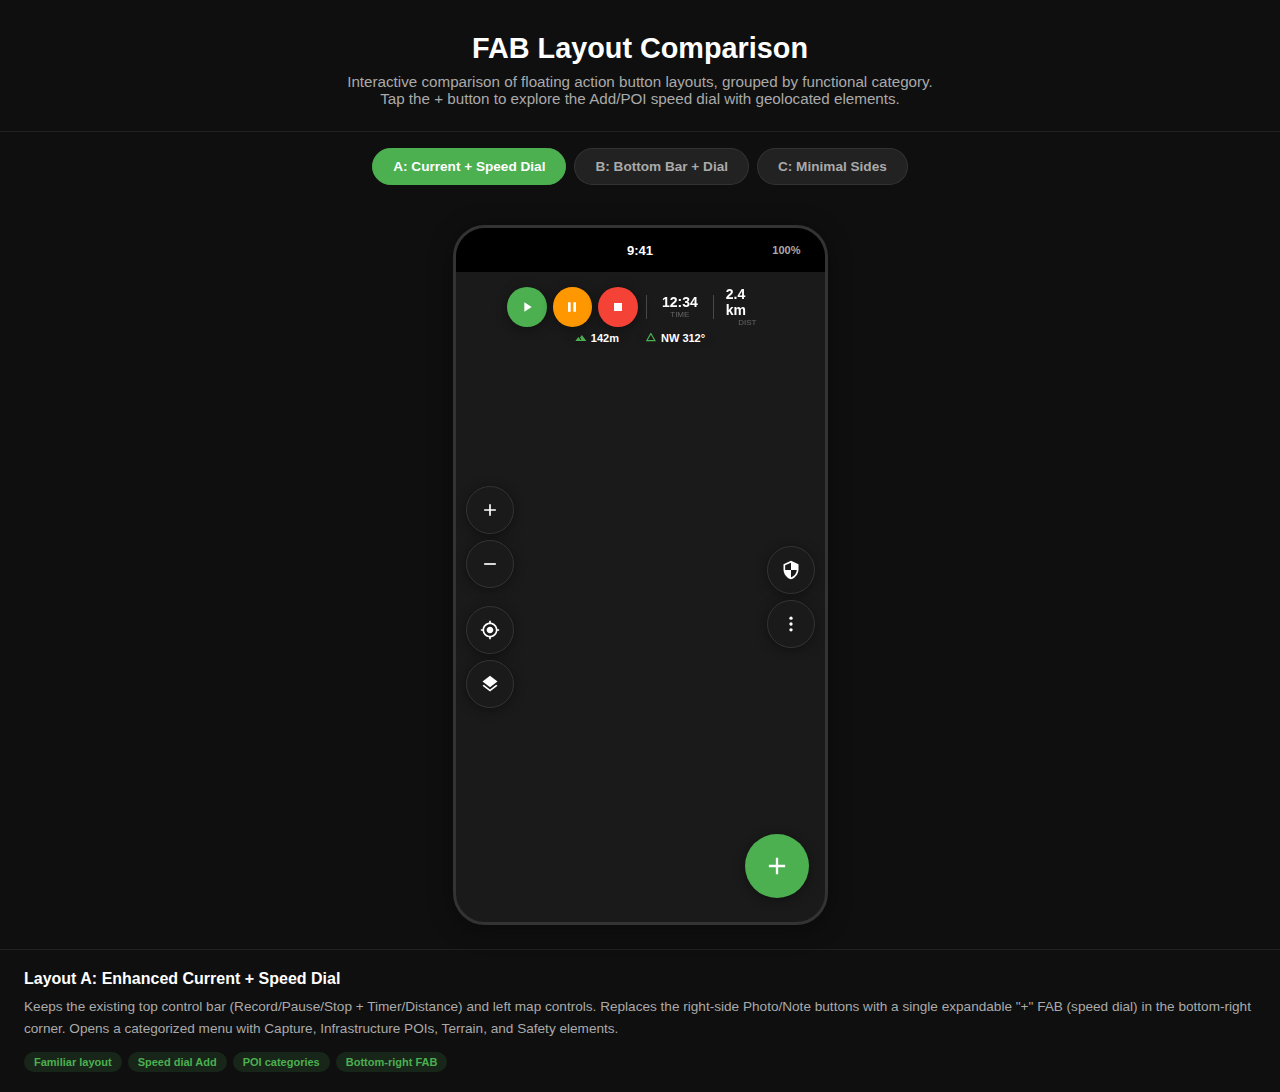
<file: fab-comparison.html>
<!DOCTYPE html>
<html lang="en">
<head>
  <meta charset="UTF-8">
  <meta name="viewport" content="width=device-width, initial-scale=1.0">
  <title>FAB Layout Comparison - Accessible Trail Tracker</title>
  <link rel="stylesheet" href="https://unpkg.com/leaflet@1.9.3/dist/leaflet.css">
  <style>
/* ================================================
   FAB COMPARISON PAGE STYLES
   Interactive comparison of FAB layout options
   ================================================ */

:root {
  --bg-primary: #0f0f0f;
  --bg-secondary: #1a1a1a;
  --bg-card: #222;
  --bg-elevated: #2a2a2a;
  --text-primary: #fff;
  --text-secondary: #aaa;
  --text-muted: #666;
  --accent: #4CAF50;
  --accent-hover: #66BB6A;
  --accent-light: rgba(76, 175, 80, 0.15);
  --danger: #f44336;
  --warning: #FF9800;
  --info: #2196F3;
  --purple: #9C27B0;
  --border: rgba(255,255,255,0.08);
  --border-hover: rgba(255,255,255,0.15);
  --radius: 16px;
  --radius-sm: 10px;
  --shadow: 0 4px 24px rgba(0,0,0,0.4);
}

* { margin: 0; padding: 0; box-sizing: border-box; }

body {
  font-family: -apple-system, BlinkMacSystemFont, 'Segoe UI', Roboto, sans-serif;
  background: var(--bg-primary);
  color: var(--text-primary);
  min-height: 100vh;
  overflow-x: hidden;
}

/* --- PAGE HEADER --- */
.page-header {
  padding: 32px 24px 24px;
  text-align: center;
  border-bottom: 1px solid var(--border);
}
.page-header h1 { font-size: 1.8rem; font-weight: 700; margin-bottom: 8px; }
.page-header p { color: var(--text-secondary); font-size: 0.95rem; max-width: 600px; margin: 0 auto; }

/* --- LAYOUT SELECTOR TABS --- */
.layout-tabs {
  display: flex;
  gap: 8px;
  padding: 16px 24px;
  overflow-x: auto;
  scrollbar-width: none;
  justify-content: center;
  flex-wrap: wrap;
}
.layout-tabs::-webkit-scrollbar { display: none; }
.layout-tab {
  padding: 10px 20px;
  background: var(--bg-card);
  border: 1px solid var(--border);
  border-radius: 24px;
  color: var(--text-secondary);
  font-size: 0.85rem;
  font-weight: 600;
  cursor: pointer;
  white-space: nowrap;
  transition: all 0.2s;
}
.layout-tab:hover { border-color: var(--border-hover); color: var(--text-primary); }
.layout-tab.active {
  background: var(--accent);
  border-color: var(--accent);
  color: #fff;
}

/* --- PREVIEW CONTAINER --- */
.preview-container {
  display: flex;
  justify-content: center;
  padding: 24px;
}
.phone-frame {
  width: 375px;
  height: 700px;
  background: var(--bg-secondary);
  border-radius: 32px;
  border: 3px solid #333;
  overflow: hidden;
  position: relative;
  box-shadow: var(--shadow);
}
.phone-status-bar {
  height: 44px;
  background: #000;
  display: flex;
  align-items: center;
  justify-content: center;
  font-size: 13px;
  font-weight: 600;
  color: #fff;
  position: relative;
  z-index: 50;
}
.phone-status-bar::before { content: '9:41'; }
.phone-status-bar::after {
  content: '100%';
  position: absolute;
  right: 24px;
  font-size: 11px;
  color: #aaa;
}

/* --- MAP AREA --- */
.map-area {
  width: 100%;
  height: calc(100% - 44px);
  position: relative;
  overflow: hidden;
}
.map-area #previewMap {
  width: 100%;
  height: 100%;
}

/* --- COMMON FAB STYLES --- */
.fab-btn {
  width: 48px;
  height: 48px;
  border-radius: 50%;
  border: none;
  cursor: pointer;
  display: flex;
  align-items: center;
  justify-content: center;
  box-shadow: 0 2px 12px rgba(0,0,0,0.4);
  transition: all 0.2s;
  position: relative;
  color: white;
  -webkit-tap-highlight-color: transparent;
}
.fab-btn:hover { transform: scale(1.08); }
.fab-btn:active { transform: scale(0.95); }

.fab-btn-sm { width: 40px; height: 40px; }
.fab-btn-lg { width: 56px; height: 56px; }
.fab-btn-xl { width: 64px; height: 64px; }

.fab-dark { background: rgba(26,26,26,0.95); border: 1px solid #333; }
.fab-green { background: var(--accent); }
.fab-orange { background: var(--warning); }
.fab-red { background: var(--danger); }
.fab-blue { background: var(--info); }
.fab-purple { background: var(--purple); }

.fab-label {
  position: absolute;
  right: 54px;
  background: rgba(0,0,0,0.85);
  color: white;
  padding: 6px 12px;
  border-radius: 8px;
  font-size: 12px;
  font-weight: 600;
  white-space: nowrap;
  pointer-events: none;
  opacity: 0;
  transform: translateX(8px);
  transition: all 0.2s;
}
.fab-btn:hover .fab-label { opacity: 1; transform: translateX(0); }

/* --- TOP CONTROL BAR --- */
.top-control-bar {
  position: absolute;
  top: 8px;
  left: 50%;
  transform: translateX(-50%);
  display: flex;
  align-items: center;
  gap: 6px;
  background: rgba(26,26,26,0.95);
  padding: 6px 10px;
  border-radius: 24px;
  z-index: 1100;
  backdrop-filter: blur(10px);
}
.top-control-bar .fab-btn-sm {
  font-size: 14px;
}
.stat-display {
  display: flex;
  flex-direction: column;
  align-items: center;
  min-width: 50px;
  padding: 0 4px;
}
.stat-value {
  font-size: 14px;
  font-weight: 700;
  font-variant-numeric: tabular-nums;
}
.stat-label {
  font-size: 8px;
  color: var(--text-muted);
  text-transform: uppercase;
}
.bar-separator {
  width: 1px;
  height: 24px;
  background: rgba(255,255,255,0.2);
  margin: 0 2px;
}

/* --- SENSOR ROW --- */
.sensor-row {
  position: absolute;
  top: 56px;
  left: 50%;
  transform: translateX(-50%);
  display: flex;
  gap: 6px;
  z-index: 1050;
}
.sensor-chip {
  background: rgba(26,26,26,0.9);
  padding: 4px 10px;
  border-radius: 14px;
  font-size: 11px;
  font-weight: 600;
  display: flex;
  align-items: center;
  gap: 4px;
  color: var(--text-primary);
}

/* --- LEFT CONTROLS --- */
.left-controls {
  position: absolute;
  left: 10px;
  top: 50%;
  transform: translateY(-50%);
  display: flex;
  flex-direction: column;
  gap: 6px;
  z-index: 1050;
}

/* --- RIGHT CONTROLS --- */
.right-controls {
  position: absolute;
  right: 10px;
  top: 50%;
  transform: translateY(-50%);
  display: flex;
  flex-direction: column;
  gap: 6px;
  z-index: 1050;
}

/* --- SPEED DIAL --- */
.speed-dial {
  position: absolute;
  z-index: 1200;
}
.speed-dial-trigger {
  z-index: 2;
  position: relative;
}
.speed-dial-items {
  position: absolute;
  display: flex;
  flex-direction: column-reverse;
  gap: 8px;
  bottom: 60px;
  left: 50%;
  transform: translateX(-50%);
  opacity: 0;
  pointer-events: none;
  transition: all 0.25s cubic-bezier(0.4, 0, 0.2, 1);
}
.speed-dial.open .speed-dial-items {
  opacity: 1;
  pointer-events: auto;
}
.speed-dial-item {
  display: flex;
  align-items: center;
  gap: 8px;
  opacity: 0;
  transform: translateY(20px) scale(0.8);
  transition: all 0.2s cubic-bezier(0.4, 0, 0.2, 1);
}
.speed-dial.open .speed-dial-item {
  opacity: 1;
  transform: translateY(0) scale(1);
}
.speed-dial.open .speed-dial-item:nth-child(1) { transition-delay: 0.02s; }
.speed-dial.open .speed-dial-item:nth-child(2) { transition-delay: 0.04s; }
.speed-dial.open .speed-dial-item:nth-child(3) { transition-delay: 0.06s; }
.speed-dial.open .speed-dial-item:nth-child(4) { transition-delay: 0.08s; }
.speed-dial.open .speed-dial-item:nth-child(5) { transition-delay: 0.10s; }
.speed-dial.open .speed-dial-item:nth-child(6) { transition-delay: 0.12s; }
.speed-dial.open .speed-dial-item:nth-child(7) { transition-delay: 0.14s; }
.speed-dial.open .speed-dial-item:nth-child(8) { transition-delay: 0.16s; }

.speed-dial-chip {
  background: rgba(0,0,0,0.85);
  color: white;
  padding: 6px 12px;
  border-radius: 8px;
  font-size: 12px;
  font-weight: 600;
  white-space: nowrap;
  backdrop-filter: blur(8px);
  order: -1;
}
.speed-dial-divider {
  width: 100%;
  display: flex;
  align-items: center;
  gap: 8px;
  padding: 4px 0;
}
.speed-dial-divider span {
  font-size: 9px;
  text-transform: uppercase;
  color: var(--text-muted);
  white-space: nowrap;
  background: rgba(0,0,0,0.7);
  padding: 2px 8px;
  border-radius: 4px;
}

/* --- SCRIM --- */
.fab-scrim {
  position: absolute;
  inset: 0;
  background: rgba(0,0,0,0.5);
  opacity: 0;
  pointer-events: none;
  transition: opacity 0.25s;
  z-index: 1150;
}
.fab-scrim.active {
  opacity: 1;
  pointer-events: auto;
}

/* --- BOTTOM BAR VARIANT --- */
.bottom-bar {
  position: absolute;
  bottom: 12px;
  left: 50%;
  transform: translateX(-50%);
  display: flex;
  align-items: center;
  gap: 4px;
  background: rgba(26,26,26,0.95);
  padding: 6px 10px;
  border-radius: 28px;
  z-index: 1100;
  backdrop-filter: blur(10px);
}
.bottom-bar-item {
  display: flex;
  flex-direction: column;
  align-items: center;
  gap: 2px;
  padding: 4px 10px;
  border-radius: 12px;
  background: transparent;
  border: none;
  color: var(--text-secondary);
  cursor: pointer;
  font-size: 9px;
  transition: all 0.2s;
}
.bottom-bar-item:hover { background: rgba(255,255,255,0.08); color: white; }
.bottom-bar-item.active { color: var(--accent); }
.bottom-bar-item svg { width: 22px; height: 22px; }

/* --- POI GRID (in modal) --- */
.poi-grid {
  display: grid;
  grid-template-columns: repeat(4, 1fr);
  gap: 8px;
  padding: 12px;
}
.poi-category-header {
  grid-column: 1 / -1;
  font-size: 11px;
  text-transform: uppercase;
  color: var(--accent);
  font-weight: 700;
  padding: 8px 4px 4px;
  border-bottom: 1px solid var(--border);
  margin-top: 4px;
}
.poi-category-header:first-child { margin-top: 0; }
.poi-item {
  display: flex;
  flex-direction: column;
  align-items: center;
  gap: 4px;
  padding: 10px 4px;
  border-radius: var(--radius-sm);
  background: var(--bg-elevated);
  border: 1px solid var(--border);
  cursor: pointer;
  transition: all 0.2s;
  text-align: center;
}
.poi-item:hover { border-color: var(--accent); background: var(--accent-light); }
.poi-item:active { transform: scale(0.95); }
.poi-icon { font-size: 24px; line-height: 1; }
.poi-name { font-size: 9px; color: var(--text-secondary); line-height: 1.2; }

/* --- ELEMENT DETAIL MODAL --- */
.element-modal-overlay {
  position: fixed;
  inset: 0;
  background: rgba(0,0,0,0.6);
  z-index: 10000;
  display: flex;
  align-items: flex-end;
  justify-content: center;
  opacity: 0;
  visibility: hidden;
  transition: all 0.25s;
}
.element-modal-overlay.active { opacity: 1; visibility: visible; }
.element-modal {
  background: linear-gradient(145deg, #1a1a2e 0%, #252540 100%);
  border: 1px solid var(--border);
  border-radius: 20px 20px 0 0;
  width: 100%;
  max-width: 480px;
  max-height: 85vh;
  overflow-y: auto;
  transform: translateY(100%);
  transition: transform 0.3s cubic-bezier(0.4, 0, 0.2, 1);
}
.element-modal-overlay.active .element-modal { transform: translateY(0); }

.modal-handle {
  width: 40px;
  height: 4px;
  background: rgba(255,255,255,0.2);
  border-radius: 2px;
  margin: 12px auto 8px;
}
.modal-el-header {
  display: flex;
  align-items: center;
  gap: 12px;
  padding: 12px 20px 16px;
  border-bottom: 1px solid var(--border);
}
.modal-el-icon { font-size: 32px; }
.modal-el-title { font-size: 18px; font-weight: 700; flex: 1; }
.modal-el-close {
  width: 32px; height: 32px;
  border: none; border-radius: 8px;
  background: rgba(255,255,255,0.08);
  color: white; font-size: 18px;
  cursor: pointer;
  display: flex; align-items: center; justify-content: center;
}

.modal-el-body { padding: 16px 20px; }

.modal-el-section { margin-bottom: 16px; }
.modal-el-section-title {
  font-size: 11px;
  text-transform: uppercase;
  color: var(--accent);
  font-weight: 700;
  margin-bottom: 8px;
}

.photo-capture-area {
  width: 100%;
  height: 160px;
  border: 2px dashed rgba(255,255,255,0.15);
  border-radius: 12px;
  display: flex;
  flex-direction: column;
  align-items: center;
  justify-content: center;
  gap: 8px;
  cursor: pointer;
  transition: all 0.2s;
  background: rgba(255,255,255,0.03);
  color: var(--text-secondary);
}
.photo-capture-area:hover { border-color: var(--accent); background: var(--accent-light); }
.photo-capture-area svg { opacity: 0.5; }
.photo-capture-area span { font-size: 13px; }

.modal-field {
  margin-bottom: 12px;
}
.modal-field label {
  display: block;
  font-size: 12px;
  color: var(--text-secondary);
  margin-bottom: 4px;
  font-weight: 500;
}
.modal-field input,
.modal-field select,
.modal-field textarea {
  width: 100%;
  padding: 10px 14px;
  background: rgba(255,255,255,0.05);
  border: 1px solid rgba(255,255,255,0.1);
  border-radius: var(--radius-sm);
  color: white;
  font-size: 14px;
  font-family: inherit;
  transition: border-color 0.2s;
}
.modal-field input:focus,
.modal-field select:focus,
.modal-field textarea:focus {
  outline: none;
  border-color: var(--accent);
  box-shadow: 0 0 0 3px rgba(76,175,80,0.2);
}
.modal-field textarea { resize: vertical; min-height: 60px; }
.modal-field select option { background: #1a1a2e; }

.modal-el-footer {
  padding: 12px 20px 24px;
  display: flex;
  gap: 10px;
}
.modal-btn-save {
  flex: 1;
  padding: 14px;
  background: var(--accent);
  border: none;
  border-radius: var(--radius-sm);
  color: white;
  font-size: 15px;
  font-weight: 700;
  cursor: pointer;
  transition: background 0.2s;
}
.modal-btn-save:hover { background: var(--accent-hover); }
.modal-btn-cancel {
  padding: 14px 20px;
  background: rgba(255,255,255,0.08);
  border: 1px solid rgba(255,255,255,0.1);
  border-radius: var(--radius-sm);
  color: var(--text-secondary);
  font-size: 15px;
  font-weight: 600;
  cursor: pointer;
}

/* --- DESCRIPTION PANEL --- */
.description-panel {
  padding: 20px 24px;
  border-top: 1px solid var(--border);
}
.desc-title { font-size: 1rem; font-weight: 700; margin-bottom: 8px; }
.desc-text { color: var(--text-secondary); font-size: 0.85rem; line-height: 1.6; margin-bottom: 12px; }
.desc-features {
  display: flex;
  flex-wrap: wrap;
  gap: 6px;
}
.desc-feature {
  padding: 4px 10px;
  background: var(--accent-light);
  border-radius: 12px;
  font-size: 11px;
  font-weight: 600;
  color: var(--accent);
}

/* --- HIDDEN --- */
.hidden { display: none !important; }

/* --- RESPONSIVE --- */
@media (max-width: 480px) {
  .phone-frame { width: 100%; border-radius: 0; border: none; height: 80vh; }
  .layout-tabs { padding: 12px 16px; }
  .page-header { padding: 20px 16px 16px; }
  .page-header h1 { font-size: 1.4rem; }
  .preview-container { padding: 0; }
}
  </style>
</head>
<body>

  <!-- Page Header -->
  <header class="page-header">
    <h1>FAB Layout Comparison</h1>
    <p>Interactive comparison of floating action button layouts, grouped by functional category. Tap the + button to explore the Add/POI speed dial with geolocated elements.</p>
  </header>

  <!-- Layout Selector -->
  <div class="layout-tabs" role="tablist">
    <button class="layout-tab active" role="tab" data-layout="A" aria-selected="true">A: Current + Speed Dial</button>
    <button class="layout-tab" role="tab" data-layout="B" aria-selected="false">B: Bottom Bar + Dial</button>
    <button class="layout-tab" role="tab" data-layout="C" aria-selected="false">C: Minimal Sides</button>
  </div>

  <!-- Preview -->
  <div class="preview-container">
    <div class="phone-frame">
      <div class="phone-status-bar"></div>
      <div class="map-area" id="mapArea">
        <div id="previewMap"></div>

        <!-- ============== LAYOUT A: Current Layout + Add Speed Dial ============== -->
        <div id="layoutA" class="layout-view">
          <!-- Top Control Bar -->
          <div class="top-control-bar">
            <button class="fab-btn fab-btn-sm fab-green" aria-label="Start tracking">
              <svg width="16" height="16" viewBox="0 0 24 24" fill="white"><path d="M8 5v14l11-7z"/></svg>
            </button>
            <button class="fab-btn fab-btn-sm fab-orange" aria-label="Pause">
              <svg width="16" height="16" viewBox="0 0 24 24" fill="white"><path d="M6 19h4V5H6v14zm8-14v14h4V5h-4z"/></svg>
            </button>
            <button class="fab-btn fab-btn-sm fab-red" aria-label="Stop">
              <svg width="16" height="16" viewBox="0 0 24 24" fill="white"><path d="M6 6h12v12H6z"/></svg>
            </button>
            <div class="bar-separator"></div>
            <div class="stat-display"><span class="stat-value">12:34</span><span class="stat-label">Time</span></div>
            <div class="bar-separator"></div>
            <div class="stat-display"><span class="stat-value">2.4 km</span><span class="stat-label">Dist</span></div>
          </div>

          <!-- Sensor Row -->
          <div class="sensor-row">
            <div class="sensor-chip">
              <svg width="12" height="12" viewBox="0 0 24 24" fill="#4CAF50"><path d="M14 6l-3.75 5 2.85 3.8-1.6 1.2C9.81 13.75 7 10 7 10l-6 8h22L14 6z"/></svg>
              142m
            </div>
            <div class="sensor-chip">
              <svg width="12" height="12" viewBox="0 0 24 24" fill="none" stroke="#4CAF50" stroke-width="2.5"><path d="M12 3L20 17H4L12 3Z"/></svg>
              NW 312°
            </div>
          </div>

          <!-- Left Controls: Map -->
          <div class="left-controls">
            <button class="fab-btn fab-dark" aria-label="Zoom in">
              <svg width="20" height="20" viewBox="0 0 24 24" fill="white"><path d="M19 13h-6v6h-2v-6H5v-2h6V5h2v6h6v2z"/></svg>
            </button>
            <button class="fab-btn fab-dark" aria-label="Zoom out">
              <svg width="20" height="20" viewBox="0 0 24 24" fill="white"><path d="M19 13H5v-2h14v2z"/></svg>
            </button>
            <div style="height:6px;"></div>
            <button class="fab-btn fab-dark" aria-label="Center on location">
              <svg width="20" height="20" viewBox="0 0 24 24" fill="white"><path d="M12 8c-2.21 0-4 1.79-4 4s1.79 4 4 4 4-1.79 4-4-1.79-4-4-4zm8.94 3c-.46-4.17-3.77-7.48-7.94-7.94V1h-2v2.06C6.83 3.52 3.52 6.83 3.06 11H1v2h2.06c.46 4.17 3.77 7.48 7.94 7.94V23h2v-2.06c4.17-.46 7.48-3.77 7.94-7.94H23v-2h-2.06zM12 19c-3.87 0-7-3.13-7-7s3.13-7 7-7 7 3.13 7 7-3.13 7-7 7z"/></svg>
            </button>
            <button class="fab-btn fab-dark" aria-label="Layers">
              <svg width="20" height="20" viewBox="0 0 24 24" fill="white"><path d="M11.99 18.54l-7.37-5.73L3 14.07l9 7 9-7-1.63-1.27zM12 16l7.36-5.73L21 9l-9-7-9 7 1.63 1.27z"/></svg>
            </button>
          </div>

          <!-- Right Controls: Capture & Safety -->
          <div class="right-controls">
            <button class="fab-btn fab-dark" aria-label="Safety">
              <svg width="20" height="20" viewBox="0 0 24 24" fill="white"><path d="M12 1L3 5v6c0 5.55 3.84 10.74 9 12 5.16-1.26 9-6.45 9-12V5l-9-4zm0 10.99h7c-.53 4.12-3.28 7.79-7 8.94V12H5V6.3l7-3.11v8.8z"/></svg>
            </button>
            <button class="fab-btn fab-dark" aria-label="More options">
              <svg width="20" height="20" viewBox="0 0 24 24" fill="white"><circle cx="12" cy="5" r="2"/><circle cx="12" cy="12" r="2"/><circle cx="12" cy="19" r="2"/></svg>
            </button>
          </div>

          <!-- SPEED DIAL: Add/+ (Bottom Right) -->
          <div class="fab-scrim" id="scrimA"></div>
          <div class="speed-dial" id="dialA" style="bottom: 24px; right: 16px;">
            <div class="speed-dial-items" id="dialItemsA"></div>
            <button class="fab-btn fab-btn-xl fab-green speed-dial-trigger" id="dialTriggerA" aria-label="Add element" aria-haspopup="true" aria-expanded="false">
              <svg width="28" height="28" viewBox="0 0 24 24" fill="white" class="dial-icon-plus"><path d="M19 13h-6v6h-2v-6H5v-2h6V5h2v6h6v2z"/></svg>
              <svg width="28" height="28" viewBox="0 0 24 24" fill="white" class="dial-icon-close hidden"><path d="M19 6.41L17.59 5 12 10.59 6.41 5 5 6.41 10.59 12 5 17.59 6.41 19 12 13.41 17.59 19 19 17.59 13.41 12z"/></svg>
            </button>
          </div>
        </div>

        <!-- ============== LAYOUT B: Bottom Bar + Speed Dial ============== -->
        <div id="layoutB" class="layout-view hidden">
          <!-- Compact top stats only -->
          <div class="top-control-bar" style="padding: 4px 10px; gap: 8px;">
            <div class="stat-display"><span class="stat-value" style="color:#4CAF50;">REC</span><span class="stat-label">Active</span></div>
            <div class="bar-separator"></div>
            <div class="stat-display"><span class="stat-value">12:34</span><span class="stat-label">Time</span></div>
            <div class="bar-separator"></div>
            <div class="stat-display"><span class="stat-value">2.4 km</span><span class="stat-label">Dist</span></div>
            <div class="bar-separator"></div>
            <div class="stat-display"><span class="stat-value">142m</span><span class="stat-label">Elev</span></div>
          </div>

          <!-- Left Controls: Map only -->
          <div class="left-controls">
            <button class="fab-btn fab-dark" aria-label="Zoom in">
              <svg width="20" height="20" viewBox="0 0 24 24" fill="white"><path d="M19 13h-6v6h-2v-6H5v-2h6V5h2v6h6v2z"/></svg>
            </button>
            <button class="fab-btn fab-dark" aria-label="Zoom out">
              <svg width="20" height="20" viewBox="0 0 24 24" fill="white"><path d="M19 13H5v-2h14v2z"/></svg>
            </button>
            <button class="fab-btn fab-dark" aria-label="Center">
              <svg width="20" height="20" viewBox="0 0 24 24" fill="white"><path d="M12 8c-2.21 0-4 1.79-4 4s1.79 4 4 4 4-1.79 4-4-1.79-4-4-4zm8.94 3c-.46-4.17-3.77-7.48-7.94-7.94V1h-2v2.06C6.83 3.52 3.52 6.83 3.06 11H1v2h2.06c.46 4.17 3.77 7.48 7.94 7.94V23h2v-2.06c4.17-.46 7.48-3.77 7.94-7.94H23v-2h-2.06zM12 19c-3.87 0-7-3.13-7-7s3.13-7 7-7 7 3.13 7 7-3.13 7-7 7z"/></svg>
            </button>
            <button class="fab-btn fab-dark" aria-label="Layers">
              <svg width="20" height="20" viewBox="0 0 24 24" fill="white"><path d="M11.99 18.54l-7.37-5.73L3 14.07l9 7 9-7-1.63-1.27zM12 16l7.36-5.73L21 9l-9-7-9 7 1.63 1.27z"/></svg>
            </button>
          </div>

          <!-- Bottom Bar with all major controls -->
          <div class="bottom-bar">
            <button class="bottom-bar-item" aria-label="Pause">
              <svg viewBox="0 0 24 24" fill="currentColor"><path d="M6 19h4V5H6v14zm8-14v14h4V5h-4z"/></svg>
              <span>Pause</span>
            </button>
            <button class="bottom-bar-item fab-red" style="color:#f44336;" aria-label="Stop">
              <svg viewBox="0 0 24 24" fill="currentColor"><path d="M6 6h12v12H6z"/></svg>
              <span>Stop</span>
            </button>
            <div class="bar-separator" style="height:32px;"></div>
            <button class="bottom-bar-item" aria-label="Safety">
              <svg viewBox="0 0 24 24" fill="currentColor"><path d="M12 1L3 5v6c0 5.55 3.84 10.74 9 12 5.16-1.26 9-6.45 9-12V5l-9-4zm0 10.99h7c-.53 4.12-3.28 7.79-7 8.94V12H5V6.3l7-3.11v8.8z"/></svg>
              <span>Safety</span>
            </button>
            <button class="bottom-bar-item" aria-label="More">
              <svg viewBox="0 0 24 24" fill="currentColor"><circle cx="12" cy="5" r="2"/><circle cx="12" cy="12" r="2"/><circle cx="12" cy="19" r="2"/></svg>
              <span>More</span>
            </button>
          </div>

          <!-- SPEED DIAL: Add/+ (Bottom Right, above bar) -->
          <div class="fab-scrim" id="scrimB"></div>
          <div class="speed-dial" id="dialB" style="bottom: 80px; right: 16px;">
            <div class="speed-dial-items" id="dialItemsB"></div>
            <button class="fab-btn fab-btn-xl fab-green speed-dial-trigger" id="dialTriggerB" aria-label="Add element" aria-haspopup="true" aria-expanded="false">
              <svg width="28" height="28" viewBox="0 0 24 24" fill="white" class="dial-icon-plus"><path d="M19 13h-6v6h-2v-6H5v-2h6V5h2v6h6v2z"/></svg>
              <svg width="28" height="28" viewBox="0 0 24 24" fill="white" class="dial-icon-close hidden"><path d="M19 6.41L17.59 5 12 10.59 6.41 5 5 6.41 10.59 12 5 17.59 6.41 19 12 13.41 17.59 19 19 17.59 13.41 12z"/></svg>
            </button>
          </div>
        </div>

        <!-- ============== LAYOUT C: Minimal Sides ============== -->
        <div id="layoutC" class="layout-view hidden">
          <!-- Top: minimal stats -->
          <div class="top-control-bar" style="gap:10px; padding: 6px 14px;">
            <div class="stat-display"><span class="stat-value">12:34</span><span class="stat-label">Time</span></div>
            <div class="bar-separator"></div>
            <div class="stat-display"><span class="stat-value">2.4 km</span><span class="stat-label">Dist</span></div>
            <div class="bar-separator"></div>
            <div class="stat-display"><span class="stat-value">142m</span><span class="stat-label">Elev</span></div>
          </div>

          <!-- Right Controls: combined Map + Recording -->
          <div class="right-controls" style="gap: 8px;">
            <button class="fab-btn fab-dark fab-btn-sm" aria-label="Zoom in">
              <svg width="18" height="18" viewBox="0 0 24 24" fill="white"><path d="M19 13h-6v6h-2v-6H5v-2h6V5h2v6h6v2z"/></svg>
            </button>
            <button class="fab-btn fab-dark fab-btn-sm" aria-label="Zoom out">
              <svg width="18" height="18" viewBox="0 0 24 24" fill="white"><path d="M19 13H5v-2h14v2z"/></svg>
            </button>
            <button class="fab-btn fab-dark fab-btn-sm" aria-label="Center">
              <svg width="18" height="18" viewBox="0 0 24 24" fill="white"><path d="M12 8c-2.21 0-4 1.79-4 4s1.79 4 4 4 4-1.79 4-4-1.79-4-4-4zm8.94 3c-.46-4.17-3.77-7.48-7.94-7.94V1h-2v2.06C6.83 3.52 3.52 6.83 3.06 11H1v2h2.06c.46 4.17 3.77 7.48 7.94 7.94V23h2v-2.06c4.17-.46 7.48-3.77 7.94-7.94H23v-2h-2.06zM12 19c-3.87 0-7-3.13-7-7s3.13-7 7-7 7 3.13 7 7-3.13 7-7 7z"/></svg>
            </button>
            <button class="fab-btn fab-dark fab-btn-sm" aria-label="Layers">
              <svg width="18" height="18" viewBox="0 0 24 24" fill="white"><path d="M11.99 18.54l-7.37-5.73L3 14.07l9 7 9-7-1.63-1.27zM12 16l7.36-5.73L21 9l-9-7-9 7 1.63 1.27z"/></svg>
            </button>
            <div style="height:4px;"></div>
            <button class="fab-btn fab-dark fab-btn-sm" aria-label="Safety">
              <svg width="18" height="18" viewBox="0 0 24 24" fill="white"><path d="M12 1L3 5v6c0 5.55 3.84 10.74 9 12 5.16-1.26 9-6.45 9-12V5l-9-4zm0 10.99h7c-.53 4.12-3.28 7.79-7 8.94V12H5V6.3l7-3.11v8.8z"/></svg>
            </button>
            <button class="fab-btn fab-dark fab-btn-sm" aria-label="More">
              <svg width="18" height="18" viewBox="0 0 24 24" fill="white"><circle cx="12" cy="5" r="2"/><circle cx="12" cy="12" r="2"/><circle cx="12" cy="19" r="2"/></svg>
            </button>
          </div>

          <!-- Bottom: Large contextual record button + Add FAB -->
          <div style="position: absolute; bottom: 24px; left: 50%; transform: translateX(-50%); display: flex; gap: 16px; align-items: center; z-index: 1100;">
            <button class="fab-btn fab-btn-xl fab-orange" aria-label="Pause recording" style="box-shadow: 0 4px 20px rgba(255,152,0,0.4);">
              <svg width="28" height="28" viewBox="0 0 24 24" fill="white"><path d="M6 19h4V5H6v14zm8-14v14h4V5h-4z"/></svg>
            </button>
          </div>

          <!-- SPEED DIAL: Add/+ (Bottom Left) -->
          <div class="fab-scrim" id="scrimC"></div>
          <div class="speed-dial" id="dialC" style="bottom: 24px; left: 16px;">
            <div class="speed-dial-items" id="dialItemsC"></div>
            <button class="fab-btn fab-btn-lg fab-green speed-dial-trigger" id="dialTriggerC" aria-label="Add element" aria-haspopup="true" aria-expanded="false">
              <svg width="24" height="24" viewBox="0 0 24 24" fill="white" class="dial-icon-plus"><path d="M19 13h-6v6h-2v-6H5v-2h6V5h2v6h6v2z"/></svg>
              <svg width="24" height="24" viewBox="0 0 24 24" fill="white" class="dial-icon-close hidden"><path d="M19 6.41L17.59 5 12 10.59 6.41 5 5 6.41 10.59 12 5 17.59 6.41 19 12 13.41 17.59 19 19 17.59 13.41 12z"/></svg>
            </button>
          </div>
        </div>
      </div>
    </div>
  </div>

  <!-- Description Panel -->
  <div class="description-panel" id="descPanel">
    <div class="desc-title" id="descTitle">Layout A: Enhanced Current + Speed Dial</div>
    <div class="desc-text" id="descText">
      Keeps the existing top control bar (Record/Pause/Stop + Timer/Distance) and left map controls. Replaces the right-side Photo/Note buttons with a single expandable "+" FAB (speed dial) in the bottom-right corner. Opens a categorized menu with Capture, Infrastructure POIs, Terrain, and Safety elements.
    </div>
    <div class="desc-features" id="descFeatures">
      <span class="desc-feature">Familiar layout</span>
      <span class="desc-feature">Speed dial Add</span>
      <span class="desc-feature">POI categories</span>
      <span class="desc-feature">Bottom-right FAB</span>
    </div>
  </div>

  <!-- Element Detail Modal -->
  <div class="element-modal-overlay" id="elementModal">
    <div class="element-modal">
      <div class="modal-handle"></div>
      <div class="modal-el-header">
        <span class="modal-el-icon" id="modalIcon"></span>
        <span class="modal-el-title" id="modalTitle"></span>
        <button class="modal-el-close" id="modalClose" aria-label="Close">&times;</button>
      </div>
      <div class="modal-el-body">
        <!-- Photo Capture -->
        <div class="modal-el-section">
          <div class="modal-el-section-title">Photo</div>
          <div class="photo-capture-area" id="photoCaptureArea">
            <svg width="32" height="32" viewBox="0 0 24 24" fill="currentColor">
              <circle cx="12" cy="12" r="3.2"/>
              <path d="M9 2L7.17 4H4c-1.1 0-2 .9-2 2v12c0 1.1.9 2 2 2h16c1.1 0 2-.9 2-2V6c0-1.1-.9-2-2-2h-3.17L15 2H9zm3 15c-2.76 0-5-2.24-5-5s2.24-5 5-5 5 2.24 5 5-2.24 5-5 5z"/>
            </svg>
            <span>Tap to take photo</span>
          </div>
        </div>

        <!-- Location Info (auto-populated) -->
        <div class="modal-el-section">
          <div class="modal-el-section-title">Location (auto-detected)</div>
          <div style="display: flex; gap: 8px;">
            <div class="modal-field" style="flex:1;">
              <label>Latitude</label>
              <input type="text" value="32.0853" readonly style="color: var(--text-muted);">
            </div>
            <div class="modal-field" style="flex:1;">
              <label>Longitude</label>
              <input type="text" value="34.7818" readonly style="color: var(--text-muted);">
            </div>
          </div>
        </div>

        <!-- Dynamic fields (populated per element type) -->
        <div class="modal-el-section" id="dynamicFields"></div>

        <!-- Notes -->
        <div class="modal-el-section">
          <div class="modal-el-section-title">Notes</div>
          <div class="modal-field">
            <textarea placeholder="Add any additional notes about this element..." rows="2"></textarea>
          </div>
        </div>
      </div>
      <div class="modal-el-footer">
        <button class="modal-btn-cancel" id="modalCancelBtn">Cancel</button>
        <button class="modal-btn-save" id="modalSaveBtn">Save & Pin to Route</button>
      </div>
    </div>
  </div>

  <!-- Leaflet -->
  <script src="https://unpkg.com/leaflet@1.9.3/dist/leaflet.js"></script>

  <script>
// ================================================
// POI ELEMENT DEFINITIONS
// ================================================
const POI_ELEMENTS = [
  // --- CAPTURE ---
  { id: 'photo', icon: '📷', name: 'Photo', category: 'Capture', color: '#2196F3',
    fields: [] },
  { id: 'note', icon: '📝', name: 'Note', category: 'Capture', color: '#FF9800',
    fields: [{ label: 'Note text', type: 'textarea', placeholder: 'What would you like to note?' }] },
  { id: 'voice', icon: '🎤', name: 'Voice Note', category: 'Capture', color: '#9C27B0',
    fields: [] },

  // --- REST & COMFORT ---
  { id: 'bench', icon: '🪑', name: 'Bench', category: 'Rest & Comfort', color: '#8D6E63',
    fields: [
      { label: 'Condition', type: 'select', options: ['Good', 'Fair', 'Poor', 'Broken'] },
      { label: 'Has backrest', type: 'select', options: ['Yes', 'No'] },
      { label: 'Has armrests', type: 'select', options: ['Yes', 'No'] },
      { label: 'Shaded', type: 'select', options: ['Yes', 'Partial', 'No'] }
    ]},
  { id: 'picnic', icon: '🧺', name: 'Picnic Area', category: 'Rest & Comfort', color: '#795548',
    fields: [
      { label: 'Has tables', type: 'select', options: ['Yes', 'No'] },
      { label: 'Wheelchair accessible', type: 'select', options: ['Yes', 'Partial', 'No'] },
      { label: 'Shaded', type: 'select', options: ['Yes', 'Partial', 'No'] },
      { label: 'Waste bins', type: 'select', options: ['Yes', 'No'] }
    ]},
  { id: 'shelter', icon: '🛖', name: 'Shelter', category: 'Rest & Comfort', color: '#607D8B',
    fields: [
      { label: 'Type', type: 'select', options: ['Rain shelter', 'Gazebo', 'Shade structure', 'Bus stop style'] },
      { label: 'Seating', type: 'select', options: ['Yes', 'No'] },
      { label: 'Condition', type: 'select', options: ['Good', 'Fair', 'Poor'] }
    ]},

  // --- WATER & FACILITIES ---
  { id: 'water', icon: '🚰', name: 'Water Fountain', category: 'Water & Facilities', color: '#039BE5',
    fields: [
      { label: 'Working', type: 'select', options: ['Yes', 'No', 'Seasonal'] },
      { label: 'Wheelchair height', type: 'select', options: ['Yes', 'No'] },
      { label: 'Bottle refill', type: 'select', options: ['Yes', 'No'] }
    ]},
  { id: 'toilet', icon: '🚻', name: 'Toilets', category: 'Water & Facilities', color: '#0288D1',
    fields: [
      { label: 'Wheelchair accessible', type: 'select', options: ['Yes', 'No'] },
      { label: 'Type', type: 'select', options: ['Standard', 'Portable', 'Composting', 'Outhouse'] },
      { label: 'Open', type: 'select', options: ['Yes', 'No', 'Seasonal'] }
    ]},
  { id: 'waste', icon: '🗑️', name: 'Waste Bin', category: 'Water & Facilities', color: '#546E7A',
    fields: [
      { label: 'Type', type: 'select', options: ['General', 'Recycling', 'Dog waste'] }
    ]},

  // --- SCENIC & NAVIGATION ---
  { id: 'viewpoint', icon: '🔭', name: 'Viewpoint', category: 'Scenic & Navigation', color: '#7B1FA2',
    fields: [
      { label: 'Direction', type: 'select', options: ['North', 'East', 'South', 'West', 'Panoramic'] },
      { label: 'Seating', type: 'select', options: ['Yes', 'No'] },
      { label: 'Railing/barrier', type: 'select', options: ['Yes', 'No'] }
    ]},
  { id: 'sign', icon: '🪧', name: 'Trail Sign', category: 'Scenic & Navigation', color: '#558B2F',
    fields: [
      { label: 'Readable', type: 'select', options: ['Yes', 'Faded', 'No'] },
      { label: 'Has distance info', type: 'select', options: ['Yes', 'No'] }
    ]},
  { id: 'junction', icon: '🔀', name: 'Trail Junction', category: 'Scenic & Navigation', color: '#F9A825',
    fields: [
      { label: 'Marked', type: 'select', options: ['Well marked', 'Poorly marked', 'Unmarked'] },
      { label: 'Number of paths', type: 'select', options: ['2', '3', '4+'] }
    ]},

  // --- TERRAIN & ACCESSIBILITY ---
  { id: 'steep_up', icon: '⬆️', name: 'Steep Ascent', category: 'Terrain & Accessibility', color: '#E65100',
    fields: [
      { label: 'Grade', type: 'select', options: ['Moderate (5-8%)', 'Steep (8-12%)', 'Very steep (>12%)'] },
      { label: 'Surface', type: 'select', options: ['Paved', 'Gravel', 'Dirt', 'Rocky', 'Stairs'] },
      { label: 'Handrail', type: 'select', options: ['Yes', 'One side', 'No'] },
      { label: 'Approx. length', type: 'select', options: ['Short (<20m)', 'Medium (20-50m)', 'Long (>50m)'] }
    ]},
  { id: 'steep_down', icon: '⬇️', name: 'Steep Descent', category: 'Terrain & Accessibility', color: '#BF360C',
    fields: [
      { label: 'Grade', type: 'select', options: ['Moderate (5-8%)', 'Steep (8-12%)', 'Very steep (>12%)'] },
      { label: 'Surface', type: 'select', options: ['Paved', 'Gravel', 'Dirt', 'Rocky', 'Stairs'] },
      { label: 'Handrail', type: 'select', options: ['Yes', 'One side', 'No'] }
    ]},
  { id: 'stairs', icon: '🪜', name: 'Steps/Stairs', category: 'Terrain & Accessibility', color: '#D84315',
    fields: [
      { label: 'Approx. count', type: 'select', options: ['1-5', '6-15', '16-30', '30+'] },
      { label: 'Handrail', type: 'select', options: ['Both sides', 'One side', 'None'] },
      { label: 'Alt. ramp', type: 'select', options: ['Yes', 'No'] },
      { label: 'Condition', type: 'select', options: ['Good', 'Uneven', 'Damaged'] }
    ]},
  { id: 'surface', icon: '🪨', name: 'Surface Change', category: 'Terrain & Accessibility', color: '#6D4C41',
    fields: [
      { label: 'From', type: 'select', options: ['Paved', 'Gravel', 'Dirt', 'Sand', 'Boardwalk', 'Grass'] },
      { label: 'To', type: 'select', options: ['Paved', 'Gravel', 'Dirt', 'Sand', 'Boardwalk', 'Grass', 'Rocky', 'Roots'] }
    ]},
  { id: 'narrow', icon: '↔️', name: 'Narrow Passage', category: 'Terrain & Accessibility', color: '#FF6F00',
    fields: [
      { label: 'Approx. width', type: 'select', options: ['Very narrow (<60cm)', 'Narrow (60-90cm)', 'Tight (90-120cm)'] },
      { label: 'Passable with wheelchair', type: 'select', options: ['Yes', 'No'] }
    ]},
  { id: 'barrier', icon: '🚧', name: 'Gate/Barrier', category: 'Terrain & Accessibility', color: '#E53935',
    fields: [
      { label: 'Type', type: 'select', options: ['Gate', 'Bollard', 'Stile', 'Cattle grid', 'Chain'] },
      { label: 'Wheelchair passable', type: 'select', options: ['Yes', 'With difficulty', 'No'] },
      { label: 'Locked', type: 'select', options: ['Open', 'Unlocked gate', 'Locked'] }
    ]},
  { id: 'bridge', icon: '🌉', name: 'Bridge', category: 'Terrain & Accessibility', color: '#455A64',
    fields: [
      { label: 'Width', type: 'select', options: ['Wide (>1.5m)', 'Medium (1-1.5m)', 'Narrow (<1m)'] },
      { label: 'Railings', type: 'select', options: ['Both sides', 'One side', 'None'] },
      { label: 'Surface', type: 'select', options: ['Wood', 'Metal', 'Concrete', 'Suspension'] },
      { label: 'Condition', type: 'select', options: ['Good', 'Fair', 'Poor'] }
    ]},
  { id: 'crossing', icon: '🚶', name: 'Road Crossing', category: 'Terrain & Accessibility', color: '#F57C00',
    fields: [
      { label: 'Type', type: 'select', options: ['Marked crosswalk', 'Unmarked', 'Traffic light', 'Underpass'] },
      { label: 'Traffic level', type: 'select', options: ['Low', 'Medium', 'High'] },
      { label: 'Curb cuts', type: 'select', options: ['Yes', 'One side', 'No'] }
    ]},

  // --- SAFETY & HAZARDS ---
  { id: 'hazard', icon: '⚠️', name: 'Hazard', category: 'Safety & Hazards', color: '#F44336',
    fields: [
      { label: 'Type', type: 'select', options: ['Fallen tree', 'Flooding', 'Erosion', 'Loose rocks', 'Ice/slippery', 'Wildlife', 'Other'] },
      { label: 'Severity', type: 'select', options: ['Minor', 'Moderate', 'Major - path blocked'] }
    ]},
  { id: 'parking', icon: '🅿️', name: 'Parking', category: 'Safety & Hazards', color: '#1565C0',
    fields: [
      { label: 'Accessible spaces', type: 'select', options: ['Yes', 'No'] },
      { label: 'Free', type: 'select', options: ['Yes', 'Paid', 'Time-limited'] }
    ]},
];

// ================================================
// SPEED DIAL BUILDER
// ================================================
function buildSpeedDialItems(containerId) {
  const container = document.getElementById(containerId);
  let html = '';
  let lastCategory = '';

  POI_ELEMENTS.forEach((el, i) => {
    if (el.category !== lastCategory) {
      if (lastCategory) {
        html += `<div class="speed-dial-divider"><span>${el.category}</span></div>`;
      } else {
        html += `<div class="speed-dial-divider"><span>${el.category}</span></div>`;
      }
      lastCategory = el.category;
    }
    html += `
      <div class="speed-dial-item" style="transition-delay: ${i * 0.02}s;">
        <span class="speed-dial-chip">${el.name}</span>
        <button class="fab-btn fab-btn-sm" style="background: ${el.color};"
                onclick="openElementModal('${el.id}')" aria-label="Add ${el.name}">
          <span style="font-size: 18px;">${el.icon}</span>
        </button>
      </div>`;
  });

  container.innerHTML = html;
}

// Build all three speed dials
document.addEventListener('DOMContentLoaded', () => {
  buildSpeedDialItems('dialItemsA');
  buildSpeedDialItems('dialItemsB');
  buildSpeedDialItems('dialItemsC');
});

// ================================================
// SPEED DIAL TOGGLE
// ================================================
function setupDial(dialId, scrimId, triggerId) {
  const dial = document.getElementById(dialId);
  const scrim = document.getElementById(scrimId);
  const trigger = document.getElementById(triggerId);

  function toggle() {
    const isOpen = dial.classList.toggle('open');
    scrim.classList.toggle('active', isOpen);
    trigger.setAttribute('aria-expanded', isOpen);
    trigger.querySelector('.dial-icon-plus').classList.toggle('hidden', isOpen);
    trigger.querySelector('.dial-icon-close').classList.toggle('hidden', !isOpen);
  }

  trigger.addEventListener('click', toggle);
  scrim.addEventListener('click', () => {
    dial.classList.remove('open');
    scrim.classList.remove('active');
    trigger.setAttribute('aria-expanded', 'false');
    trigger.querySelector('.dial-icon-plus').classList.remove('hidden');
    trigger.querySelector('.dial-icon-close').classList.add('hidden');
  });
}

document.addEventListener('DOMContentLoaded', () => {
  setupDial('dialA', 'scrimA', 'dialTriggerA');
  setupDial('dialB', 'scrimB', 'dialTriggerB');
  setupDial('dialC', 'scrimC', 'dialTriggerC');
});

// ================================================
// ELEMENT DETAIL MODAL
// ================================================
function openElementModal(elementId) {
  const el = POI_ELEMENTS.find(e => e.id === elementId);
  if (!el) return;

  // Close any open speed dials
  document.querySelectorAll('.speed-dial.open').forEach(d => {
    d.classList.remove('open');
  });
  document.querySelectorAll('.fab-scrim.active').forEach(s => {
    s.classList.remove('active');
  });
  document.querySelectorAll('.speed-dial-trigger').forEach(t => {
    t.setAttribute('aria-expanded', 'false');
    t.querySelector('.dial-icon-plus')?.classList.remove('hidden');
    t.querySelector('.dial-icon-close')?.classList.add('hidden');
  });

  document.getElementById('modalIcon').textContent = el.icon;
  document.getElementById('modalTitle').textContent = `Add ${el.name}`;

  // Build dynamic fields
  const fieldsContainer = document.getElementById('dynamicFields');
  if (el.fields.length > 0) {
    let fieldsHtml = `<div class="modal-el-section-title">${el.name} Details</div>`;
    el.fields.forEach(f => {
      if (f.type === 'select') {
        fieldsHtml += `
          <div class="modal-field">
            <label>${f.label}</label>
            <select>
              <option value="">-- Select --</option>
              ${f.options.map(o => `<option value="${o}">${o}</option>`).join('')}
            </select>
          </div>`;
      } else if (f.type === 'textarea') {
        fieldsHtml += `
          <div class="modal-field">
            <label>${f.label}</label>
            <textarea placeholder="${f.placeholder || ''}" rows="3"></textarea>
          </div>`;
      } else {
        fieldsHtml += `
          <div class="modal-field">
            <label>${f.label}</label>
            <input type="${f.type || 'text'}" placeholder="${f.placeholder || ''}">
          </div>`;
      }
    });
    fieldsContainer.innerHTML = fieldsHtml;
  } else {
    fieldsContainer.innerHTML = '';
  }

  // Show modal
  document.getElementById('elementModal').classList.add('active');
  document.body.style.overflow = 'hidden';
}

function closeElementModal() {
  document.getElementById('elementModal').classList.remove('active');
  document.body.style.overflow = '';
}

document.addEventListener('DOMContentLoaded', () => {
  document.getElementById('modalClose').addEventListener('click', closeElementModal);
  document.getElementById('modalCancelBtn').addEventListener('click', closeElementModal);
  document.getElementById('modalSaveBtn').addEventListener('click', () => {
    closeElementModal();
    // In production this would save to AppState
    showToast('Element saved & pinned to route!');
  });
  document.getElementById('elementModal').addEventListener('click', (e) => {
    if (e.target === document.getElementById('elementModal')) closeElementModal();
  });
});

// ================================================
// LAYOUT SWITCHING
// ================================================
const layoutDescriptions = {
  A: {
    title: 'Layout A: Enhanced Current + Speed Dial',
    text: 'Keeps the existing top control bar (Record/Pause/Stop + Timer/Distance) and left map controls. Replaces the right-side Photo/Note buttons with a single expandable "+" FAB (speed dial) in the bottom-right corner. Familiar layout for current users, with a much more powerful capture system.',
    features: ['Familiar layout', 'Speed dial (bottom-right)', 'POI categories', 'Right-side safety/more']
  },
  B: {
    title: 'Layout B: Bottom Bar + Speed Dial',
    text: 'Moves Recording controls and Safety/More into a bottom navigation bar (thumb-friendly zone). Top bar becomes stats-only. The "+" speed dial floats above the bottom bar on the right. Maximizes map visibility while keeping all controls within easy thumb reach.',
    features: ['Bottom bar controls', 'Max map space', 'Thumb-friendly', 'Stats-only top bar']
  },
  C: {
    title: 'Layout C: Minimal Sides',
    text: 'Most minimal layout. Large contextual Pause/Record button centered at the bottom. All map and utility controls stacked on the right side. "+" speed dial on the bottom-left. Stats only at top. Reduces visual clutter to the absolute minimum for focused outdoor use.',
    features: ['Minimal clutter', 'Large center action', 'Left-side FAB', 'One-hand friendly']
  }
};

document.addEventListener('DOMContentLoaded', () => {
  document.querySelectorAll('.layout-tab').forEach(tab => {
    tab.addEventListener('click', () => {
      const layout = tab.dataset.layout;

      // Update tabs
      document.querySelectorAll('.layout-tab').forEach(t => {
        t.classList.remove('active');
        t.setAttribute('aria-selected', 'false');
      });
      tab.classList.add('active');
      tab.setAttribute('aria-selected', 'true');

      // Show layout
      document.querySelectorAll('.layout-view').forEach(v => v.classList.add('hidden'));
      document.getElementById('layout' + layout).classList.remove('hidden');

      // Close any open speed dials
      document.querySelectorAll('.speed-dial.open').forEach(d => d.classList.remove('open'));
      document.querySelectorAll('.fab-scrim.active').forEach(s => s.classList.remove('active'));
      document.querySelectorAll('.speed-dial-trigger').forEach(t => {
        t.setAttribute('aria-expanded', 'false');
        t.querySelector('.dial-icon-plus')?.classList.remove('hidden');
        t.querySelector('.dial-icon-close')?.classList.add('hidden');
      });

      // Update description
      const desc = layoutDescriptions[layout];
      document.getElementById('descTitle').textContent = desc.title;
      document.getElementById('descText').textContent = desc.text;
      document.getElementById('descFeatures').innerHTML = desc.features.map(f =>
        `<span class="desc-feature">${f}</span>`
      ).join('');
    });
  });
});

// ================================================
// TOAST
// ================================================
function showToast(msg) {
  const toast = document.createElement('div');
  toast.textContent = msg;
  toast.style.cssText = `
    position: fixed; bottom: 80px; left: 50%; transform: translateX(-50%);
    background: #4CAF50; color: white; padding: 12px 24px; border-radius: 24px;
    font-size: 14px; font-weight: 600; z-index: 100001;
    box-shadow: 0 4px 12px rgba(0,0,0,0.3);
    animation: toastIn 0.3s ease forwards;
  `;
  document.body.appendChild(toast);
  setTimeout(() => { toast.style.opacity = '0'; toast.style.transition = 'opacity 0.3s'; }, 2000);
  setTimeout(() => toast.remove(), 2500);
}

// ================================================
// MAP INITIALIZATION
// ================================================
document.addEventListener('DOMContentLoaded', () => {
  const map = L.map('previewMap', {
    center: [32.0853, 34.7818],
    zoom: 15,
    zoomControl: false,
    attributionControl: false
  });
  L.tileLayer('https://tile.openstreetmap.org/{z}/{x}/{y}.png', {
    maxZoom: 19
  }).addTo(map);

  // Simulated route line
  const routePoints = [
    [32.0870, 34.7790],
    [32.0865, 34.7800],
    [32.0858, 34.7810],
    [32.0853, 34.7818],
    [32.0848, 34.7825],
    [32.0842, 34.7835],
    [32.0838, 34.7845]
  ];
  L.polyline(routePoints, { color: '#4CAF50', weight: 4, opacity: 0.9 }).addTo(map);

  // User position marker
  L.circleMarker([32.0838, 34.7845], {
    radius: 8, fillColor: '#4CAF50', fillOpacity: 1,
    color: '#fff', weight: 3
  }).addTo(map);

  // Start marker
  L.circleMarker([32.0870, 34.7790], {
    radius: 6, fillColor: '#2196F3', fillOpacity: 1,
    color: '#fff', weight: 2
  }).addTo(map);
});
  </script>
</body>
</html>
</file>
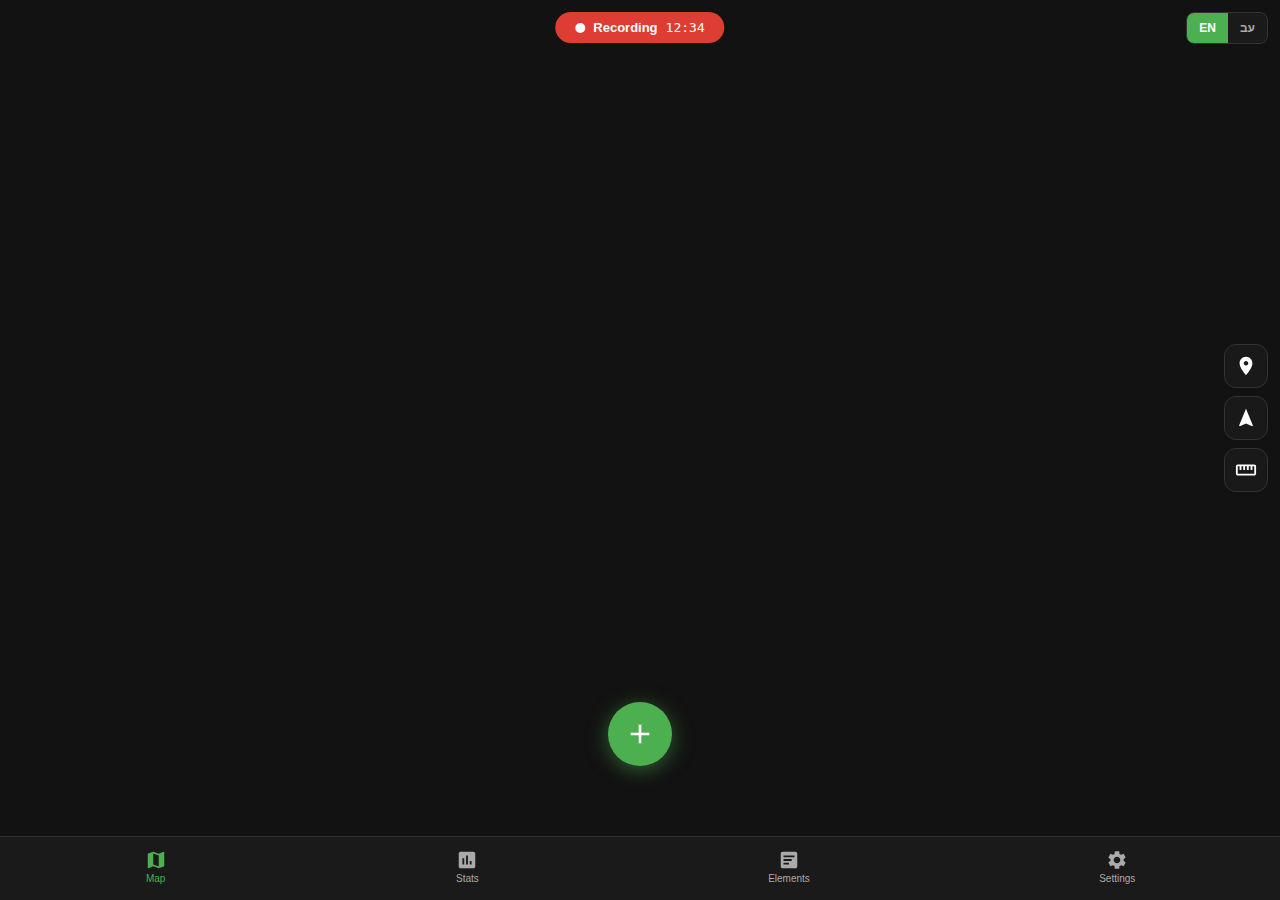
<file: fab-flow-mockup.html>
<!DOCTYPE html>
<html lang="en" dir="ltr">
<head>
  <meta charset="UTF-8">
  <meta name="viewport" content="width=device-width, initial-scale=1.0, user-scalable=no">
  <title>FAB Flow Mockup - AccessiblePush</title>
  <link rel="stylesheet" href="https://unpkg.com/leaflet@1.9.4/dist/leaflet.css" />
  <style>
:root {
  --bg-dark: #121212;
  --surface: #1a1a1a;
  --surface-elevated: #242424;
  --accent: #4CAF50;
  --text-primary: #ffffff;
  --text-secondary: #aaaaaa;
  --danger: #f44336;
  --warning: #ff9800;
  --info: #2196F3;
}

* { box-sizing: border-box; margin: 0; padding: 0; }

body {
  font-family: -apple-system, BlinkMacSystemFont, 'Segoe UI', Roboto, sans-serif;
  background: var(--bg-dark);
  color: var(--text-primary);
  height: 100vh;
  overflow: hidden;
}

/* RTL Support */
[dir="rtl"] {
  font-family: 'Segoe UI', Tahoma, Arial, sans-serif;
}

[dir="rtl"] .overlay-header {
  flex-direction: row-reverse;
}

[dir="rtl"] .sheet-header {
  flex-direction: row-reverse;
}

[dir="rtl"] .gps-display {
  flex-direction: row-reverse;
}

[dir="rtl"] .field-row {
  flex-direction: row-reverse;
}

/* --- LANGUAGE TOGGLE --- */
.lang-toggle {
  position: absolute;
  top: 12px;
  right: 12px;
  z-index: 1060;
  display: flex;
  background: var(--surface);
  border-radius: 8px;
  overflow: hidden;
  border: 1px solid #333;
}

[dir="rtl"] .lang-toggle {
  right: auto;
  left: 12px;
}

.lang-btn {
  padding: 8px 12px;
  background: transparent;
  border: none;
  color: var(--text-secondary);
  font-size: 12px;
  font-weight: 600;
  cursor: pointer;
  transition: all 0.2s;
}

.lang-btn.active {
  background: var(--accent);
  color: white;
}

/* --- MAIN LAYOUT --- */
.app-container {
  display: flex;
  flex-direction: column;
  height: 100vh;
}

.map-area {
  flex: 1;
  position: relative;
  overflow: hidden;
}

#map {
  width: 100%;
  height: 100%;
}

/* --- GLOBAL BOTTOM NAV --- */
.bottom-nav {
  display: flex;
  justify-content: space-around;
  align-items: center;
  background: var(--surface);
  padding: 8px 0 12px;
  border-top: 1px solid #333;
  position: relative;
  z-index: 1000;
}

.nav-item {
  display: flex;
  flex-direction: column;
  align-items: center;
  gap: 2px;
  color: var(--text-secondary);
  font-size: 10px;
  background: none;
  border: none;
  cursor: pointer;
  padding: 4px 12px;
  transition: color 0.2s;
}

.nav-item.active { color: var(--accent); }
.nav-item:hover { color: var(--text-primary); }

.nav-item svg {
  width: 22px;
  height: 22px;
  fill: currentColor;
}

/* --- CENTERED FAB (above bottom nav) --- */
.main-fab {
  position: absolute;
  bottom: 70px;
  left: 50%;
  transform: translateX(-50%);
  width: 64px;
  height: 64px;
  border-radius: 50%;
  background: var(--accent);
  border: none;
  cursor: pointer;
  display: flex;
  align-items: center;
  justify-content: center;
  box-shadow: 0 4px 20px rgba(76, 175, 80, 0.5);
  z-index: 1100;
  transition: all 0.3s cubic-bezier(0.4, 0, 0.2, 1);
}

.main-fab:hover {
  transform: translateX(-50%) scale(1.08);
  box-shadow: 0 6px 28px rgba(76, 175, 80, 0.6);
}

.main-fab:active {
  transform: translateX(-50%) scale(0.95);
}

.main-fab svg {
  width: 32px;
  height: 32px;
  fill: white;
  transition: transform 0.3s;
}

.main-fab.open svg {
  transform: rotate(45deg);
}

/* --- ELEMENT PICKER OVERLAY --- */
.element-overlay {
  position: fixed;
  inset: 0;
  background: rgba(0, 0, 0, 0.97);
  z-index: 2000;
  display: flex;
  flex-direction: column;
  opacity: 0;
  pointer-events: none;
  transition: opacity 0.3s;
}

.element-overlay.visible {
  opacity: 1;
  pointer-events: auto;
}

.overlay-header {
  display: flex;
  justify-content: space-between;
  align-items: center;
  padding: 16px 20px;
  border-bottom: 1px solid #333;
}

.overlay-title {
  font-size: 20px;
  font-weight: 700;
}

.overlay-close {
  width: 40px;
  height: 40px;
  border-radius: 50%;
  background: var(--surface-elevated);
  border: none;
  cursor: pointer;
  display: flex;
  align-items: center;
  justify-content: center;
  color: white;
}

.overlay-close svg {
  width: 24px;
  height: 24px;
  fill: currentColor;
}

.element-grid {
  flex: 1;
  overflow-y: auto;
  padding: 16px;
  display: grid;
  grid-template-columns: repeat(3, 1fr);
  gap: 10px;
  align-content: start;
}

.element-btn {
  aspect-ratio: 1;
  background: var(--surface-elevated);
  border: 2px solid #333;
  border-radius: 16px;
  cursor: pointer;
  display: flex;
  flex-direction: column;
  align-items: center;
  justify-content: center;
  gap: 8px;
  padding: 10px 6px;
  transition: all 0.2s;
}

.element-btn:hover {
  background: #2a2a2a;
  border-color: var(--accent);
  transform: scale(1.02);
}

.element-btn:active {
  transform: scale(0.96);
}

.element-btn svg {
  width: 36px;
  height: 36px;
  fill: white;
}

.element-label {
  font-size: 13px;
  font-weight: 700;
  color: white;
  text-align: center;
  line-height: 1.2;
}

/* Color coding for element types */
.element-btn[data-type="capture"] { border-color: #9c27b0; }
.element-btn[data-type="capture"] svg { fill: #ce93d8; }
.element-btn[data-type="hazard"] { border-color: var(--danger); }
.element-btn[data-type="hazard"] svg { fill: #ef9a9a; }
.element-btn[data-type="accessibility"] { border-color: var(--info); }
.element-btn[data-type="accessibility"] svg { fill: #90caf9; }
.element-btn[data-type="terrain"] { border-color: var(--warning); }
.element-btn[data-type="terrain"] svg { fill: #ffcc80; }

/* --- BOTTOM SHEET MODAL --- */
.bottom-sheet-backdrop {
  position: fixed;
  inset: 0;
  background: rgba(0, 0, 0, 0.6);
  z-index: 3000;
  opacity: 0;
  pointer-events: none;
  transition: opacity 0.3s;
}

.bottom-sheet-backdrop.visible {
  opacity: 1;
  pointer-events: auto;
}

.bottom-sheet {
  position: fixed;
  bottom: 0;
  left: 0;
  right: 0;
  background: var(--surface);
  border-radius: 20px 20px 0 0;
  z-index: 3001;
  transform: translateY(100%);
  transition: transform 0.35s cubic-bezier(0.4, 0, 0.2, 1);
  max-height: 85vh;
  display: flex;
  flex-direction: column;
}

.bottom-sheet.visible {
  transform: translateY(0);
}

.sheet-handle {
  width: 40px;
  height: 4px;
  background: #666;
  border-radius: 2px;
  margin: 12px auto;
}

.sheet-header {
  display: flex;
  align-items: center;
  gap: 12px;
  padding: 0 20px 16px;
  border-bottom: 1px solid #333;
}

.sheet-icon {
  width: 32px;
  height: 32px;
}

.sheet-icon svg {
  width: 100%;
  height: 100%;
  fill: white;
}

.sheet-title {
  flex: 1;
  font-size: 20px;
  font-weight: 700;
}

.sheet-close {
  width: 36px;
  height: 36px;
  border-radius: 50%;
  background: var(--surface-elevated);
  border: none;
  cursor: pointer;
  color: white;
  display: flex;
  align-items: center;
  justify-content: center;
}

.sheet-close svg {
  width: 20px;
  height: 20px;
  fill: currentColor;
}

.sheet-content {
  flex: 1;
  overflow-y: auto;
  padding: 20px;
}

/* --- FORM ELEMENTS --- */
.form-section {
  margin-bottom: 20px;
}

.form-label {
  display: block;
  font-size: 12px;
  font-weight: 600;
  color: var(--text-secondary);
  margin-bottom: 8px;
  text-transform: uppercase;
  letter-spacing: 0.5px;
}

/* Photo capture */
.photo-capture {
  display: flex;
  gap: 12px;
}

.photo-btn {
  flex: 1;
  height: 80px;
  border-radius: 12px;
  background: var(--surface-elevated);
  border: 2px dashed #444;
  cursor: pointer;
  display: flex;
  flex-direction: column;
  align-items: center;
  justify-content: center;
  gap: 6px;
  color: var(--text-secondary);
  transition: all 0.2s;
}

.photo-btn:hover {
  border-color: var(--accent);
  color: var(--accent);
}

.photo-btn svg {
  width: 28px;
  height: 28px;
  fill: currentColor;
}

.photo-btn-text {
  font-size: 12px;
  font-weight: 600;
}

/* GPS display */
.gps-display {
  display: flex;
  align-items: center;
  gap: 12px;
  background: var(--surface-elevated);
  padding: 12px 16px;
  border-radius: 12px;
}

.gps-icon {
  width: 24px;
  height: 24px;
}

.gps-icon svg {
  width: 100%;
  height: 100%;
  fill: var(--accent);
}

.gps-coords {
  flex: 1;
}

.gps-lat, .gps-lng {
  font-size: 13px;
  font-family: monospace;
}

.gps-accuracy {
  font-size: 11px;
  color: var(--text-secondary);
}

/* Element-specific fields */
.field-row {
  display: flex;
  gap: 12px;
  margin-bottom: 12px;
}

.field-group {
  flex: 1;
}

.field-input {
  width: 100%;
  padding: 12px 16px;
  background: var(--surface-elevated);
  border: 1px solid #333;
  border-radius: 12px;
  color: white;
  font-size: 14px;
}

.field-input:focus {
  outline: none;
  border-color: var(--accent);
}

.field-select {
  width: 100%;
  padding: 12px 16px;
  background: var(--surface-elevated);
  border: 1px solid #333;
  border-radius: 12px;
  color: white;
  font-size: 14px;
  cursor: pointer;
}

/* Toggle chips */
.toggle-chips {
  display: flex;
  flex-wrap: wrap;
  gap: 8px;
}

.toggle-chip {
  padding: 10px 16px;
  background: var(--surface-elevated);
  border: 1px solid #444;
  border-radius: 20px;
  color: var(--text-secondary);
  font-size: 14px;
  font-weight: 600;
  cursor: pointer;
  transition: all 0.2s;
}

.toggle-chip:hover {
  border-color: var(--accent);
}

.toggle-chip.selected {
  background: var(--accent);
  border-color: var(--accent);
  color: white;
}

/* Notes textarea */
.notes-textarea {
  width: 100%;
  min-height: 100px;
  padding: 12px 16px;
  background: var(--surface-elevated);
  border: 1px solid #333;
  border-radius: 12px;
  color: white;
  font-size: 14px;
  resize: vertical;
  font-family: inherit;
}

.notes-textarea:focus {
  outline: none;
  border-color: var(--accent);
}

/* Submit button */
.sheet-footer {
  padding: 16px 20px;
  border-top: 1px solid #333;
}

.submit-btn {
  width: 100%;
  padding: 16px;
  background: var(--accent);
  border: none;
  border-radius: 12px;
  color: white;
  font-size: 16px;
  font-weight: 700;
  cursor: pointer;
  display: flex;
  align-items: center;
  justify-content: center;
  gap: 8px;
  transition: all 0.2s;
}

.submit-btn:hover {
  background: #43a047;
}

.submit-btn:active {
  transform: scale(0.98);
}

.submit-btn svg {
  width: 20px;
  height: 20px;
  fill: currentColor;
}

/* --- MAP CONTROLS --- */
.map-controls {
  position: absolute;
  right: 12px;
  top: 50%;
  transform: translateY(-50%);
  display: flex;
  flex-direction: column;
  gap: 8px;
  z-index: 1050;
}

[dir="rtl"] .map-controls {
  right: auto;
  left: 12px;
}

.map-btn {
  width: 44px;
  height: 44px;
  border-radius: 12px;
  background: rgba(26, 26, 26, 0.95);
  border: 1px solid #333;
  cursor: pointer;
  display: flex;
  align-items: center;
  justify-content: center;
  color: white;
  backdrop-filter: blur(10px);
}

.map-btn svg {
  width: 22px;
  height: 22px;
  fill: currentColor;
}

/* --- RECORDING INDICATOR --- */
.recording-indicator {
  position: absolute;
  top: 12px;
  left: 50%;
  transform: translateX(-50%);
  background: rgba(244, 67, 54, 0.9);
  padding: 8px 20px;
  border-radius: 20px;
  display: flex;
  align-items: center;
  gap: 8px;
  z-index: 1050;
}

.rec-dot {
  width: 10px;
  height: 10px;
  background: white;
  border-radius: 50%;
  animation: pulse 1s infinite;
}

@keyframes pulse {
  0%, 100% { opacity: 1; }
  50% { opacity: 0.3; }
}

.rec-text {
  font-size: 13px;
  font-weight: 600;
}

.rec-time {
  font-family: monospace;
}
  </style>
</head>
<body>
  <div class="app-container">
    <!-- Map Area -->
    <div class="map-area">
      <div id="map"></div>

      <!-- Language Toggle -->
      <div class="lang-toggle">
        <button class="lang-btn active" data-lang="en">EN</button>
        <button class="lang-btn" data-lang="he">עב</button>
      </div>

      <!-- Recording indicator -->
      <div class="recording-indicator">
        <div class="rec-dot"></div>
        <span class="rec-text" data-i18n="recording">Recording</span>
        <span class="rec-time">12:34</span>
      </div>

      <!-- Map controls -->
      <div class="map-controls">
        <button class="map-btn">
          <svg viewBox="0 0 24 24"><path d="M12 2C8.13 2 5 5.13 5 9c0 5.25 7 13 7 13s7-7.75 7-13c0-3.87-3.13-7-7-7zm0 9.5c-1.38 0-2.5-1.12-2.5-2.5s1.12-2.5 2.5-2.5 2.5 1.12 2.5 2.5-1.12 2.5-2.5 2.5z"/></svg>
        </button>
        <button class="map-btn">
          <svg viewBox="0 0 24 24"><path d="M12 2L4.5 20.29l.71.71L12 18l6.79 3 .71-.71z"/></svg>
        </button>
        <button class="map-btn">
          <svg viewBox="0 0 24 24"><path d="M21 6H3c-1.1 0-2 .9-2 2v8c0 1.1.9 2 2 2h18c1.1 0 2-.9 2-2V8c0-1.1-.9-2-2-2zm0 10H3V8h2v4h2V8h2v4h2V8h2v4h2V8h2v4h2V8h2v8z"/></svg>
        </button>
      </div>

      <!-- Main FAB -->
      <button class="main-fab" id="mainFab" aria-label="Add element">
        <svg viewBox="0 0 24 24"><path d="M19 13h-6v6h-2v-6H5v-2h6V5h2v6h6v2z"/></svg>
      </button>
    </div>

    <!-- Global Bottom Nav -->
    <nav class="bottom-nav">
      <button class="nav-item active">
        <svg viewBox="0 0 24 24"><path d="M20.5 3l-.16.03L15 5.1 9 3 3.36 4.9c-.21.07-.36.25-.36.48V20.5c0 .28.22.5.5.5l.16-.03L9 18.9l6 2.1 5.64-1.9c.21-.07.36-.25.36-.48V3.5c0-.28-.22-.5-.5-.5zM15 19l-6-2.11V5l6 2.11V19z"/></svg>
        <span data-i18n="nav_map">Map</span>
      </button>
      <button class="nav-item">
        <svg viewBox="0 0 24 24"><path d="M19 3H5c-1.1 0-2 .9-2 2v14c0 1.1.9 2 2 2h14c1.1 0 2-.9 2-2V5c0-1.1-.9-2-2-2zM9 17H7v-7h2v7zm4 0h-2V7h2v10zm4 0h-2v-4h2v4z"/></svg>
        <span data-i18n="nav_stats">Stats</span>
      </button>
      <button class="nav-item">
        <svg viewBox="0 0 24 24"><path d="M19 3H5c-1.1 0-2 .9-2 2v14c0 1.1.9 2 2 2h14c1.1 0 2-.9 2-2V5c0-1.1-.9-2-2-2zm-7 14H6v-2h6v2zm3-4H6v-2h9v2zm3-4H6V7h12v2z"/></svg>
        <span data-i18n="nav_elements">Elements</span>
      </button>
      <button class="nav-item">
        <svg viewBox="0 0 24 24"><path d="M19.14 12.94c.04-.31.06-.63.06-.94 0-.31-.02-.63-.06-.94l2.03-1.58c.18-.14.23-.41.12-.61l-1.92-3.32c-.12-.22-.37-.29-.59-.22l-2.39.96c-.5-.38-1.03-.7-1.62-.94l-.36-2.54c-.04-.24-.24-.41-.48-.41h-3.84c-.24 0-.43.17-.47.41l-.36 2.54c-.59.24-1.13.57-1.62.94l-2.39-.96c-.22-.08-.47 0-.59.22L2.74 8.87c-.12.21-.08.47.12.61l2.03 1.58c-.04.31-.06.63-.06.94s.02.63.06.94l-2.03 1.58c-.18.14-.23.41-.12.61l1.92 3.32c.12.22.37.29.59.22l2.39-.96c.5.38 1.03.7 1.62.94l.36 2.54c.05.24.24.41.48.41h3.84c.24 0 .44-.17.47-.41l.36-2.54c.59-.24 1.13-.56 1.62-.94l2.39.96c.22.08.47 0 .59-.22l1.92-3.32c.12-.22.07-.47-.12-.61l-2.01-1.58zM12 15.6c-1.98 0-3.6-1.62-3.6-3.6s1.62-3.6 3.6-3.6 3.6 1.62 3.6 3.6-1.62 3.6-3.6 3.6z"/></svg>
        <span data-i18n="nav_settings">Settings</span>
      </button>
    </nav>
  </div>

  <!-- Element Picker Overlay -->
  <div class="element-overlay" id="elementOverlay">
    <div class="overlay-header">
      <span class="overlay-title" data-i18n="add_element">Add Element</span>
      <button class="overlay-close" id="overlayClose">
        <svg viewBox="0 0 24 24"><path d="M19 6.41L17.59 5 12 10.59 6.41 5 5 6.41 10.59 12 5 17.59 6.41 19 12 13.41 17.59 19 19 17.59 13.41 12z"/></svg>
      </button>
    </div>
    <div class="element-grid" id="elementGrid">
      <!-- Elements will be populated by JavaScript -->
    </div>
  </div>

  <!-- Bottom Sheet Backdrop -->
  <div class="bottom-sheet-backdrop" id="sheetBackdrop"></div>

  <!-- Bottom Sheet Modal -->
  <div class="bottom-sheet" id="bottomSheet">
    <div class="sheet-handle"></div>
    <div class="sheet-header">
      <span class="sheet-icon" id="sheetIcon"></span>
      <span class="sheet-title" id="sheetTitle">Element</span>
      <button class="sheet-close" id="sheetClose">
        <svg viewBox="0 0 24 24"><path d="M19 6.41L17.59 5 12 10.59 6.41 5 5 6.41 10.59 12 5 17.59 6.41 19 12 13.41 17.59 19 19 17.59 13.41 12z"/></svg>
      </button>
    </div>
    <div class="sheet-content" id="sheetContent">
      <!-- Dynamic content based on element type -->
    </div>
    <div class="sheet-footer">
      <button class="submit-btn" id="submitBtn">
        <span data-i18n="save_element">Save Element</span>
        <svg viewBox="0 0 24 24"><path d="M9 16.17L4.83 12l-1.42 1.41L9 19 21 7l-1.41-1.41z"/></svg>
      </button>
    </div>
  </div>

  <script src="https://unpkg.com/leaflet@1.9.4/dist/leaflet.js"></script>
  <script>
// ============================================
// SVG ICONS (white on black style)
// ============================================
const icons = {
  photo: '<svg viewBox="0 0 24 24"><path d="M12 12m-3.2 0a3.2 3.2 0 1 0 6.4 0a3.2 3.2 0 1 0 -6.4 0"/><path d="M9 2L7.17 4H4c-1.1 0-2 .9-2 2v12c0 1.1.9 2 2 2h16c1.1 0 2-.9 2-2V6c0-1.1-.9-2-2-2h-3.17L15 2H9zm3 15c-2.76 0-5-2.24-5-5s2.24-5 5-5 5 2.24 5 5-2.24 5-5 5z"/></svg>',
  note: '<svg viewBox="0 0 24 24"><path d="M19 3H5c-1.1 0-2 .9-2 2v14c0 1.1.9 2 2 2h14c1.1 0 2-.9 2-2V5c0-1.1-.9-2-2-2zm-2 10H7v-2h10v2zm0-4H7V7h10v2z"/></svg>',
  voice: '<svg viewBox="0 0 24 24"><path d="M12 14c1.66 0 3-1.34 3-3V5c0-1.66-1.34-3-3-3S9 3.34 9 5v6c0 1.66 1.34 3 3 3zm5.91-3c-.49 0-.9.36-.98.85C16.52 14.2 14.47 16 12 16s-4.52-1.8-4.93-4.15c-.08-.49-.49-.85-.98-.85-.61 0-1.09.54-1 1.14.49 3 2.89 5.35 5.91 5.78V20c0 .55.45 1 1 1s1-.45 1-1v-2.08c3.02-.43 5.42-2.78 5.91-5.78.1-.6-.39-1.14-1-1.14z"/></svg>',
  bench: '<svg viewBox="0 0 24 24"><path d="M4 18v3h3v-3h10v3h3v-3h1v-2H3v2h1zm15-8h-2V8c0-1.1-.9-2-2-2H9c-1.1 0-2 .9-2 2v2H5c-1.1 0-2 .9-2 2v3h18v-3c0-1.1-.9-2-2-2z"/></svg>',
  water: '<svg viewBox="0 0 24 24"><path d="M12 2c-5.33 4.55-8 8.48-8 11.8 0 4.98 3.8 8.2 8 8.2s8-3.22 8-8.2c0-3.32-2.67-7.25-8-11.8zm0 18c-3.35 0-6-2.57-6-6.2 0-2.34 1.95-5.44 6-9.14 4.05 3.7 6 6.79 6 9.14 0 3.63-2.65 6.2-6 6.2z"/><path d="M12 18c1.93 0 3.5-1.57 3.5-3.5 0-.87-.7-2.32-2.07-4.06L12 8.66l-1.43 1.78C9.2 12.18 8.5 13.63 8.5 14.5c0 1.93 1.57 3.5 3.5 3.5z"/></svg>',
  restroom: '<svg viewBox="0 0 24 24"><path d="M5.5 22v-7.5H4V9c0-1.1.9-2 2-2h3c1.1 0 2 .9 2 2v5.5H9.5V22h-4zM18 22v-6h3l-2.54-7.63C18.18 7.55 17.42 7 16.56 7h-.12c-.86 0-1.63.55-1.9 1.37L12 16h3v6h3zM7.5 6c1.11 0 2-.89 2-2s-.89-2-2-2-2 .89-2 2 .89 2 2 2zm9 0c1.11 0 2-.89 2-2s-.89-2-2-2-2 .89-2 2 .89 2 2 2z"/></svg>',
  viewpoint: '<svg viewBox="0 0 24 24"><path d="M14 6l-3.75 5 2.85 3.8-1.6 1.2C9.81 13.75 7 10 7 10l-6 8h22L14 6z"/></svg>',
  picnic: '<svg viewBox="0 0 24 24"><path d="M2.53 19.65l1.34.56v-9.03l-2.43 5.86c-.41 1.02.08 2.19 1.09 2.61zm19.5-3.7L17.07 3.98c-.31-.75-1.04-1.21-1.81-1.23-.26 0-.53.04-.79.15L7.1 5.95c-.75.31-1.21 1.03-1.23 1.8-.01.27.04.54.15.8l4.96 11.97c.31.76 1.05 1.22 1.83 1.23.26 0 .52-.05.77-.15l7.36-3.05c1.02-.42 1.51-1.59 1.09-2.6zM7.88 8.75c-.55 0-1-.45-1-1s.45-1 1-1 1 .45 1 1-.45 1-1 1zm-2 11v-4.5H4v4.5c0 .83.67 1.5 1.5 1.5S7 20.33 7 19.5v-4.5H5.12v4.5c0 .28-.22.5-.5.5s-.5-.22-.5-.5z"/></svg>',
  steep: '<svg viewBox="0 0 24 24"><path d="M14 6l-4.22 5.63 1.25 1.67L14 9.33 19 16h-8.46l-4.01-5.37L1 18h22L14 6zM5 16l1.52-2.03L8.04 16H5z"/></svg>',
  accessibility: '<svg viewBox="0 0 24 24"><path d="M12 2c1.1 0 2 .9 2 2s-.9 2-2 2-2-.9-2-2 .9-2 2-2zm9 7h-6v13h-2v-6h-2v6H9V9H3V7h18v2z"/></svg>',
  hazard: '<svg viewBox="0 0 24 24"><path d="M1 21h22L12 2 1 21zm12-3h-2v-2h2v2zm0-4h-2v-4h2v4z"/></svg>',
  info: '<svg viewBox="0 0 24 24"><path d="M12 2C6.48 2 2 6.48 2 12s4.48 10 10 10 10-4.48 10-10S17.52 2 12 2zm1 15h-2v-6h2v6zm0-8h-2V7h2v2z"/></svg>',
  shade: '<svg viewBox="0 0 24 24"><path d="M22 9.74l-2 1V3H4v8.26l-2-1v1.98l2 1.02v.74l-2 1v1.98l2 1.02V21h16v-4.02l2-1v-1.98l-2-1v-.74l2-1V9.74zM6 19V5h4v14H6zm10 0h-4V5h4v14z"/></svg>',
  parking: '<svg viewBox="0 0 24 24"><path d="M13 3H6v18h4v-6h3c3.31 0 6-2.69 6-6s-2.69-6-6-6zm.2 8H10V7h3.2c1.1 0 2 .9 2 2s-.9 2-2 2z"/></svg>',
  junction: '<svg viewBox="0 0 24 24"><path d="M14 7l5 5-5 5V7zm-4 0v10l-5-5 5-5z"/></svg>',
  steps: '<svg viewBox="0 0 24 24"><path d="M21 5H3v14h18V5zM5 7h4v2H5V7zm0 4h4v2H5v-2zm0 4h4v2H5v-2zm14 2h-4v-2h4v2zm0-4h-4v-2h4v2zm0-4h-4V7h4v2z"/></svg>',
  gate: '<svg viewBox="0 0 24 24"><path d="M21 10H3V8h18v2zm0 4H3v-2h18v2zM5 22H3V2h2v20zm16 0h-2V2h2v20z"/></svg>',
  bridge: '<svg viewBox="0 0 24 24"><path d="M7 21H3v-8c0-2.21 1.79-4 4-4h3v-3l4 4-4 4v-3H7c-1.1 0-2 .9-2 2v6h2v2zm10 0h4v-8c0-2.21-1.79-4-4-4h-3v-3l-4 4 4 4v-3h3c1.1 0 2 .9 2 2v6h-2v2z"/></svg>',
  crossing: '<svg viewBox="0 0 24 24"><path d="M6 6h12v2H6V6zm0 4h12v2H6v-2zm0 4h12v2H6v-2zm0 4h12v2H6v-2z"/><path d="M4 4v16h2V4H4zm14 0v16h2V4h-2z"/></svg>',
  camera: '<svg viewBox="0 0 24 24"><path d="M12 12m-3.2 0a3.2 3.2 0 1 0 6.4 0a3.2 3.2 0 1 0 -6.4 0"/><path d="M9 2L7.17 4H4c-1.1 0-2 .9-2 2v12c0 1.1.9 2 2 2h16c1.1 0 2-.9 2-2V6c0-1.1-.9-2-2-2h-3.17L15 2H9z"/></svg>',
  gallery: '<svg viewBox="0 0 24 24"><path d="M22 16V4c0-1.1-.9-2-2-2H8c-1.1 0-2 .9-2 2v12c0 1.1.9 2 2 2h12c1.1 0 2-.9 2-2zm-11-4l2.03 2.71L16 11l4 5H8l3-4zM2 6v14c0 1.1.9 2 2 2h14v-2H4V6H2z"/></svg>',
  mic: '<svg viewBox="0 0 24 24"><path d="M12 14c1.66 0 3-1.34 3-3V5c0-1.66-1.34-3-3-3S9 3.34 9 5v6c0 1.66 1.34 3 3 3z"/><path d="M17 11c0 2.76-2.24 5-5 5s-5-2.24-5-5H5c0 3.53 2.61 6.43 6 6.92V21h2v-3.08c3.39-.49 6-3.39 6-6.92h-2z"/></svg>',
  location: '<svg viewBox="0 0 24 24"><path d="M12 2C8.13 2 5 5.13 5 9c0 5.25 7 13 7 13s7-7.75 7-13c0-3.87-3.13-7-7-7zm0 9.5c-1.38 0-2.5-1.12-2.5-2.5s1.12-2.5 2.5-2.5 2.5 1.12 2.5 2.5-1.12 2.5-2.5 2.5z"/></svg>',
  check: '<svg viewBox="0 0 24 24"><path d="M9 16.17L4.83 12l-1.42 1.41L9 19 21 7l-1.41-1.41z"/></svg>'
};

// ============================================
// TRANSLATIONS
// ============================================
const translations = {
  en: {
    // Navigation
    nav_map: 'Map',
    nav_stats: 'Stats',
    nav_elements: 'Elements',
    nav_settings: 'Settings',
    recording: 'Recording',
    add_element: 'Add Element',
    save_element: 'Save Element',

    // Form labels
    location: 'Location',
    notes_optional: 'Notes (Optional)',
    notes_placeholder: 'Add any additional details...',
    photo_optional: 'Photo (Optional)',
    photo_recommended: 'Photo (Recommended)',
    capture_photo: 'Capture Photo',
    take_photo: 'Take Photo',
    gallery: 'Gallery',
    panorama: 'Panorama',
    tap_record: 'Tap to Record',

    // Elements
    el_photo: 'Photo',
    el_note: 'Note',
    el_voice: 'Voice Note',
    el_bench: 'Rest Bench',
    el_water: 'Water',
    el_restroom: 'Restroom',
    el_viewpoint: 'Viewpoint',
    el_picnic: 'Picnic Area',
    el_steep: 'Steep Section',
    el_accessibility: 'Accessibility',
    el_hazard: 'Hazard',
    el_info: 'Information',
    el_shade: 'Shade',
    el_parking: 'Parking',
    el_junction: 'Junction',
    el_steps: 'Steps/Stairs',
    el_gate: 'Gate/Barrier',
    el_bridge: 'Bridge',
    el_crossing: 'Road Crossing',

    // Form fields - Note
    note_type: 'Note Type',
    observation: 'Observation',
    warning: 'Warning',
    tip: 'Tip',

    // Form fields - Voice
    recording_label: 'Recording',

    // Form fields - Bench
    seating_capacity: 'Seating Capacity',
    features: 'Features',
    backrest: 'Backrest',
    armrests: 'Armrests',
    shaded: 'Shaded',
    wheelchair_space: 'Wheelchair Space',
    condition: 'Condition',
    good: 'Good',
    fair: 'Fair',
    poor: 'Poor',

    // Form fields - Water
    water_status: 'Water Status',
    working: 'Working',
    not_working: 'Not Working',
    seasonal: 'Seasonal',
    wheelchair_height: 'Wheelchair Height',
    dog_bowl: 'Dog Bowl',
    bottle_fill: 'Bottle Fill',

    // Form fields - Restroom
    type: 'Type',
    permanent: 'Permanent',
    portable: 'Portable',
    accessible: 'Accessible',
    not_accessible: 'Not Accessible',
    unknown: 'Unknown',
    facilities: 'Facilities',
    grab_bars: 'Grab Bars',
    changing_table: 'Changing Table',
    sink: 'Sink',

    // Form fields - Viewpoint
    capture_view: 'Capture View',
    view_direction: 'View Direction',
    north: 'North',
    east: 'East',
    south: 'South',
    west: 'West',
    features_visible: 'Features Visible',
    features_placeholder: 'e.g., Mountain peaks, valley, lake...',

    // Form fields - Picnic
    tables: 'Tables',
    amenities: 'Amenities',
    bbq_grill: 'BBQ/Grill',
    trash_bins: 'Trash Bins',
    wheelchair_access: 'Wheelchair Access',

    // Form fields - Steep
    direction: 'Direction',
    uphill: 'Uphill',
    downhill: 'Downhill',
    both: 'Both',
    difficulty: 'Difficulty',
    moderate: 'Moderate',
    steep: 'Steep',
    very_steep: 'Very Steep',
    estimated_length: 'Estimated Length',

    // Form fields - Accessibility
    issue_type: 'Issue Type',
    surface: 'Surface',
    obstacle: 'Obstacle',
    width: 'Width',
    slope: 'Slope',
    surface_type: 'Surface Type',
    paved: 'Paved',
    gravel: 'Gravel',
    dirt: 'Dirt',
    uneven: 'Uneven',
    path_width: 'Path Width',
    wide: 'Wide (2m+)',
    standard: 'Standard (1-2m)',
    narrow: 'Narrow (<1m)',

    // Form fields - Hazard
    hazard_type: 'Hazard Type',
    fallen_tree: 'Fallen Tree',
    erosion: 'Erosion',
    flooding: 'Flooding',
    wildlife: 'Wildlife',
    severity: 'Severity',
    low: 'Low',
    medium: 'Medium',
    high: 'High',
    trail_closed: 'Trail Closed',

    // Form fields - Info
    trail_sign: 'Trail Sign',
    info_board: 'Info Board',
    mile_marker: 'Mile Marker',
    other: 'Other',

    // Form fields - Shade
    shade_coverage: 'Shade Coverage',
    partial: 'Partial',
    full: 'Full',
    seating_available: 'Seating Available',
    yes: 'Yes',
    no: 'No',

    // Form fields - Parking
    parking_type: 'Parking Type',
    lot: 'Lot',
    street: 'Street',
    trailhead: 'Trailhead',
    accessible_spots: 'Accessible Spots',
    paved_surface: 'Paved Surface',
    dropoff_zone: 'Drop-off Zone',
    fee: 'Fee',
    free: 'Free',
    paid: 'Paid',
    permit_required: 'Permit Required',

    // Form fields - Junction
    num_paths: 'Number of Paths',
    way_2: '2-way',
    way_3: '3-way',
    way_4plus: '4+ way',
    signage: 'Signage',
    clear_signs: 'Clear Signs',
    partial_signs: 'Partial Signs',
    no_signs: 'No Signs',
    trail_names: 'Trail Names',
    trail_names_placeholder: 'e.g., Main Trail, Loop Trail',

    // Form fields - Steps
    step_count: 'Step Count',
    count_placeholder: 'Number of steps',
    handrail: 'Handrail',
    handrail_both: 'Both Sides',
    handrail_one: 'One Side',
    handrail_none: 'None',
    alt_ramp: 'Alternative Ramp',
    available: 'Available',
    not_available: 'Not Available',

    // Form fields - Gate
    gate_type: 'Gate Type',
    gate: 'Gate',
    barrier: 'Barrier',
    bollards: 'Bollards',
    turnstile: 'Turnstile',
    wheelchair_passable: 'Wheelchair Passable',
    locked: 'Locked Status',
    unlocked: 'Unlocked',
    locked_status: 'Locked',
    varies: 'Varies',

    // Form fields - Bridge
    bridge_width: 'Bridge Width',
    wide_bridge: 'Wide (2m+)',
    standard_bridge: 'Standard (1-2m)',
    narrow_bridge: 'Narrow (<1m)',
    railings: 'Railings',
    railings_both: 'Both Sides',
    railings_one: 'One Side',
    railings_none: 'None',
    bridge_surface: 'Surface',
    wood: 'Wood',
    metal: 'Metal',
    concrete: 'Concrete',

    // Form fields - Crossing
    crossing_type: 'Crossing Type',
    crosswalk: 'Crosswalk',
    signal: 'Traffic Signal',
    unmarked: 'Unmarked',
    underpass: 'Underpass',
    traffic_level: 'Traffic Level',
    light: 'Light',
    heavy: 'Heavy',
    curb_cuts: 'Curb Cuts',
    curb_both: 'Both Sides',
    curb_one: 'One Side',
    curb_none: 'None'
  },
  he: {
    // Navigation
    nav_map: 'מפה',
    nav_stats: 'נתונים',
    nav_elements: 'אלמנטים',
    nav_settings: 'הגדרות',
    recording: 'מקליט',
    add_element: 'הוסף אלמנט',
    save_element: 'שמור אלמנט',

    // Form labels
    location: 'מיקום',
    notes_optional: 'הערות (אופציונלי)',
    notes_placeholder: 'הוסף פרטים נוספים...',
    photo_optional: 'תמונה (אופציונלי)',
    photo_recommended: 'תמונה (מומלץ)',
    capture_photo: 'צלם תמונה',
    take_photo: 'צלם',
    gallery: 'גלריה',
    panorama: 'פנורמה',
    tap_record: 'לחץ להקלטה',

    // Elements
    el_photo: 'תמונה',
    el_note: 'הערה',
    el_voice: 'הערה קולית',
    el_bench: 'ספסל מנוחה',
    el_water: 'מים',
    el_restroom: 'שירותים',
    el_viewpoint: 'תצפית',
    el_picnic: 'אזור פיקניק',
    el_steep: 'מקטע תלול',
    el_accessibility: 'נגישות',
    el_hazard: 'סכנה',
    el_info: 'מידע',
    el_shade: 'צל',
    el_parking: 'חניה',
    el_junction: 'צומת שבילים',
    el_steps: 'מדרגות',
    el_gate: 'שער/מחסום',
    el_bridge: 'גשר',
    el_crossing: 'מעבר כביש',

    // Form fields - Note
    note_type: 'סוג הערה',
    observation: 'תצפית',
    warning: 'אזהרה',
    tip: 'טיפ',

    // Form fields - Voice
    recording_label: 'הקלטה',

    // Form fields - Bench
    seating_capacity: 'מספר מקומות',
    features: 'תכונות',
    backrest: 'משענת גב',
    armrests: 'משענות יד',
    shaded: 'מוצל',
    wheelchair_space: 'מקום לכיסא גלגלים',
    condition: 'מצב',
    good: 'טוב',
    fair: 'סביר',
    poor: 'גרוע',

    // Form fields - Water
    water_status: 'מצב מים',
    working: 'פעיל',
    not_working: 'לא פעיל',
    seasonal: 'עונתי',
    wheelchair_height: 'גובה כיסא גלגלים',
    dog_bowl: 'קערת כלבים',
    bottle_fill: 'מילוי בקבוק',

    // Form fields - Restroom
    type: 'סוג',
    permanent: 'קבוע',
    portable: 'נייד',
    accessible: 'נגיש',
    not_accessible: 'לא נגיש',
    unknown: 'לא ידוע',
    facilities: 'מתקנים',
    grab_bars: 'מוטות אחיזה',
    changing_table: 'שולחן החתלה',
    sink: 'כיור',

    // Form fields - Viewpoint
    capture_view: 'צלם נוף',
    view_direction: 'כיוון מבט',
    north: 'צפון',
    east: 'מזרח',
    south: 'דרום',
    west: 'מערב',
    features_visible: 'אובייקטים נראים',
    features_placeholder: 'לדוגמה: פסגות הרים, עמק, אגם...',

    // Form fields - Picnic
    tables: 'שולחנות',
    amenities: 'מתקנים',
    bbq_grill: 'גריל/מנגל',
    trash_bins: 'פחי אשפה',
    wheelchair_access: 'גישה לכיסא גלגלים',

    // Form fields - Steep
    direction: 'כיוון',
    uphill: 'עלייה',
    downhill: 'ירידה',
    both: 'שניהם',
    difficulty: 'רמת קושי',
    moderate: 'בינוני',
    steep: 'תלול',
    very_steep: 'תלול מאוד',
    estimated_length: 'אורך משוער',

    // Form fields - Accessibility
    issue_type: 'סוג בעיה',
    surface: 'משטח',
    obstacle: 'מכשול',
    width: 'רוחב',
    slope: 'שיפוע',
    surface_type: 'סוג משטח',
    paved: 'סלול',
    gravel: 'חצץ',
    dirt: 'עפר',
    uneven: 'לא ישר',
    path_width: 'רוחב שביל',
    wide: 'רחב (2מ+)',
    standard: 'סטנדרטי (1-2מ)',
    narrow: 'צר (<1מ)',

    // Form fields - Hazard
    hazard_type: 'סוג סכנה',
    fallen_tree: 'עץ קרוס',
    erosion: 'סחף',
    flooding: 'הצפה',
    wildlife: 'חיות בר',
    severity: 'חומרה',
    low: 'נמוך',
    medium: 'בינוני',
    high: 'גבוה',
    trail_closed: 'שביל סגור',

    // Form fields - Info
    trail_sign: 'שלט שביל',
    info_board: 'לוח מידע',
    mile_marker: 'סימון מרחק',
    other: 'אחר',

    // Form fields - Shade
    shade_coverage: 'כיסוי צל',
    partial: 'חלקי',
    full: 'מלא',
    seating_available: 'ישיבה זמינה',
    yes: 'כן',
    no: 'לא',

    // Form fields - Parking
    parking_type: 'סוג חניה',
    lot: 'מגרש',
    street: 'רחוב',
    trailhead: 'תחילת שביל',
    accessible_spots: 'מקומות נגישים',
    paved_surface: 'משטח סלול',
    dropoff_zone: 'אזור הורדה',
    fee: 'תשלום',
    free: 'חינם',
    paid: 'בתשלום',
    permit_required: 'נדרש היתר',

    // Form fields - Junction
    num_paths: 'מספר שבילים',
    way_2: '2 כיוונים',
    way_3: '3 כיוונים',
    way_4plus: '4+ כיוונים',
    signage: 'שילוט',
    clear_signs: 'שילוט ברור',
    partial_signs: 'שילוט חלקי',
    no_signs: 'ללא שילוט',
    trail_names: 'שמות שבילים',
    trail_names_placeholder: 'לדוגמה: שביל ראשי, מסלול טבעת',

    // Form fields - Steps
    step_count: 'מספר מדרגות',
    count_placeholder: 'מספר מדרגות',
    handrail: 'מעקה',
    handrail_both: 'משני הצדדים',
    handrail_one: 'צד אחד',
    handrail_none: 'ללא',
    alt_ramp: 'רמפה חלופית',
    available: 'זמין',
    not_available: 'לא זמין',

    // Form fields - Gate
    gate_type: 'סוג שער',
    gate: 'שער',
    barrier: 'מחסום',
    bollards: 'עמודונים',
    turnstile: 'קרוסלה',
    wheelchair_passable: 'מעבר לכיסא גלגלים',
    locked: 'מצב נעילה',
    unlocked: 'פתוח',
    locked_status: 'נעול',
    varies: 'משתנה',

    // Form fields - Bridge
    bridge_width: 'רוחב גשר',
    wide_bridge: 'רחב (2מ+)',
    standard_bridge: 'סטנדרטי (1-2מ)',
    narrow_bridge: 'צר (<1מ)',
    railings: 'מעקות',
    railings_both: 'משני הצדדים',
    railings_one: 'צד אחד',
    railings_none: 'ללא',
    bridge_surface: 'משטח',
    wood: 'עץ',
    metal: 'מתכת',
    concrete: 'בטון',

    // Form fields - Crossing
    crossing_type: 'סוג מעבר',
    crosswalk: 'מעבר חציה',
    signal: 'רמזור',
    unmarked: 'לא מסומן',
    underpass: 'מעבר תחתון',
    traffic_level: 'עומס תנועה',
    light: 'קל',
    heavy: 'כבד',
    curb_cuts: 'הורדות מדרכה',
    curb_both: 'משני הצדדים',
    curb_one: 'צד אחד',
    curb_none: 'ללא'
  }
};

// ============================================
// ELEMENT DEFINITIONS (19 total)
// ============================================
const elements = [
  // Capture (3)
  { id: 'photo', icon: 'photo', type: 'capture', labelKey: 'el_photo' },
  { id: 'note', icon: 'note', type: 'capture', labelKey: 'el_note' },
  { id: 'voice', icon: 'voice', type: 'capture', labelKey: 'el_voice' },
  // Rest & Comfort (4)
  { id: 'bench', icon: 'bench', labelKey: 'el_bench' },
  { id: 'picnic', icon: 'picnic', labelKey: 'el_picnic' },
  { id: 'shade', icon: 'shade', labelKey: 'el_shade' },
  { id: 'viewpoint', icon: 'viewpoint', labelKey: 'el_viewpoint' },
  // Water & Facilities (3)
  { id: 'water', icon: 'water', labelKey: 'el_water' },
  { id: 'restroom', icon: 'restroom', labelKey: 'el_restroom' },
  { id: 'parking', icon: 'parking', labelKey: 'el_parking' },
  // Terrain & Accessibility (6)
  { id: 'steep', icon: 'steep', type: 'terrain', labelKey: 'el_steep' },
  { id: 'steps', icon: 'steps', type: 'terrain', labelKey: 'el_steps' },
  { id: 'gate', icon: 'gate', type: 'terrain', labelKey: 'el_gate' },
  { id: 'bridge', icon: 'bridge', type: 'terrain', labelKey: 'el_bridge' },
  { id: 'crossing', icon: 'crossing', type: 'terrain', labelKey: 'el_crossing' },
  { id: 'accessibility', icon: 'accessibility', type: 'accessibility', labelKey: 'el_accessibility' },
  // Safety (3)
  { id: 'hazard', icon: 'hazard', type: 'hazard', labelKey: 'el_hazard' },
  { id: 'info', icon: 'info', labelKey: 'el_info' },
  { id: 'junction', icon: 'junction', labelKey: 'el_junction' }
];

// Current language
let currentLang = 'en';

// Get translation
function t(key) {
  return translations[currentLang][key] || key;
}

// ============================================
// FORM BUILDERS
// ============================================
function buildPhotoSection(isRecommended = false) {
  return `
    <div class="form-section">
      <label class="form-label" data-i18n="${isRecommended ? 'photo_recommended' : 'photo_optional'}">${t(isRecommended ? 'photo_recommended' : 'photo_optional')}</label>
      <div class="photo-capture">
        <button class="photo-btn"${isRecommended ? ' style="border-color: var(--danger);"' : ''}>
          ${icons.camera}
          <span class="photo-btn-text" data-i18n="take_photo">${t('take_photo')}</span>
        </button>
        <button class="photo-btn">
          ${icons.gallery}
          <span class="photo-btn-text" data-i18n="gallery">${t('gallery')}</span>
        </button>
      </div>
    </div>
  `;
}

function buildGpsSection() {
  return `
    <div class="form-section">
      <label class="form-label" data-i18n="location">${t('location')}</label>
      <div class="gps-display">
        <span class="gps-icon">${icons.location}</span>
        <div class="gps-coords">
          <div class="gps-lat">32.085312° N</div>
          <div class="gps-lng">34.781823° E</div>
        </div>
        <span class="gps-accuracy">±3m</span>
      </div>
    </div>
  `;
}

function buildNotesSection() {
  return `
    <div class="form-section">
      <label class="form-label" data-i18n="notes_optional">${t('notes_optional')}</label>
      <textarea class="notes-textarea" placeholder="${t('notes_placeholder')}" data-i18n-placeholder="notes_placeholder"></textarea>
    </div>
  `;
}

function buildChips(labelKey, options, multi = false) {
  const chips = options.map((opt, i) =>
    `<button class="toggle-chip${i === 0 ? ' selected' : ''}" data-i18n="${opt.key}">${t(opt.key)}</button>`
  ).join('');
  return `
    <div class="form-section">
      <label class="form-label" data-i18n="${labelKey}">${t(labelKey)}</label>
      <div class="toggle-chips${multi ? ' multi' : ''}">${chips}</div>
    </div>
  `;
}

// ============================================
// ELEMENT FORMS
// ============================================
const elementForms = {
  photo: () => `
    <div class="form-section">
      <label class="form-label" data-i18n="capture_photo">${t('capture_photo')}</label>
      <div class="photo-capture">
        <button class="photo-btn">${icons.camera}<span class="photo-btn-text" data-i18n="take_photo">${t('take_photo')}</span></button>
        <button class="photo-btn">${icons.gallery}<span class="photo-btn-text" data-i18n="gallery">${t('gallery')}</span></button>
      </div>
    </div>
  `,
  note: () => buildChips('note_type', [{key:'observation'},{key:'warning'},{key:'tip'}]),
  voice: () => `
    <div class="form-section">
      <label class="form-label" data-i18n="recording_label">${t('recording_label')}</label>
      <button class="photo-btn" style="height: 60px; border-style: solid; border-color: var(--danger);">
        ${icons.mic}
        <span class="photo-btn-text" data-i18n="tap_record">${t('tap_record')}</span>
      </button>
    </div>
  `,
  bench: () =>
    buildPhotoSection() +
    buildChips('seating_capacity', [{key:'1-2'},{key:'3-4'},{key:'5+'}].map(x=>({key:x.key,label:x.key}))) +
    buildChips('features', [{key:'backrest'},{key:'armrests'},{key:'shaded'},{key:'wheelchair_space'}], true) +
    buildChips('condition', [{key:'good'},{key:'fair'},{key:'poor'}]),
  water: () =>
    buildPhotoSection() +
    buildChips('water_status', [{key:'working'},{key:'not_working'},{key:'seasonal'}]) +
    buildChips('accessibility', [{key:'wheelchair_height'},{key:'dog_bowl'},{key:'bottle_fill'}], true),
  restroom: () =>
    buildPhotoSection() +
    buildChips('type', [{key:'permanent'},{key:'portable'}]) +
    buildChips('accessibility', [{key:'accessible'},{key:'not_accessible'},{key:'unknown'}]) +
    buildChips('facilities', [{key:'grab_bars'},{key:'changing_table'},{key:'sink'}], true),
  viewpoint: () => `
    <div class="form-section">
      <label class="form-label" data-i18n="capture_view">${t('capture_view')}</label>
      <div class="photo-capture">
        <button class="photo-btn">${icons.camera}<span class="photo-btn-text" data-i18n="take_photo">${t('take_photo')}</span></button>
        <button class="photo-btn">${icons.viewpoint}<span class="photo-btn-text" data-i18n="panorama">${t('panorama')}</span></button>
      </div>
    </div>
    ${buildChips('view_direction', [{key:'north'},{key:'east'},{key:'south'},{key:'west'}], true)}
    <div class="form-section">
      <label class="form-label" data-i18n="features_visible">${t('features_visible')}</label>
      <input type="text" class="field-input" placeholder="${t('features_placeholder')}" data-i18n-placeholder="features_placeholder">
    </div>
  `,
  picnic: () =>
    buildPhotoSection() +
    buildChips('tables', [{key:'1-2'},{key:'3-5'},{key:'6+'}].map(x=>({key:x.key}))) +
    buildChips('amenities', [{key:'shaded'},{key:'bbq_grill'},{key:'trash_bins'},{key:'wheelchair_access'}], true),
  steep: () =>
    buildPhotoSection() +
    buildChips('direction', [{key:'uphill'},{key:'downhill'},{key:'both'}]) +
    buildChips('difficulty', [{key:'moderate'},{key:'steep'},{key:'very_steep'}]) +
    `<div class="form-section">
      <label class="form-label" data-i18n="estimated_length">${t('estimated_length')}</label>
      <div class="field-row">
        <input type="number" class="field-input" placeholder="Distance" style="flex:2">
        <select class="field-select" style="flex:1"><option>m</option><option>ft</option></select>
      </div>
    </div>`,
  accessibility: () =>
    buildPhotoSection() +
    buildChips('issue_type', [{key:'surface'},{key:'obstacle'},{key:'width'},{key:'slope'}], true) +
    buildChips('surface_type', [{key:'paved'},{key:'gravel'},{key:'dirt'},{key:'uneven'}]) +
    buildChips('path_width', [{key:'wide'},{key:'standard'},{key:'narrow'}]),
  hazard: () =>
    buildPhotoSection(true) +
    buildChips('hazard_type', [{key:'fallen_tree'},{key:'erosion'},{key:'flooding'},{key:'wildlife'}]) +
    buildChips('severity', [{key:'low'},{key:'medium'},{key:'high'},{key:'trail_closed'}]),
  info: () =>
    buildPhotoSection() +
    buildChips('type', [{key:'trail_sign'},{key:'info_board'},{key:'mile_marker'},{key:'other'}]),
  shade: () =>
    buildPhotoSection() +
    buildChips('shade_coverage', [{key:'partial'},{key:'full'}]) +
    buildChips('seating_available', [{key:'yes'},{key:'no'}]),
  parking: () =>
    buildPhotoSection() +
    buildChips('parking_type', [{key:'lot'},{key:'street'},{key:'trailhead'}]) +
    buildChips('accessibility', [{key:'accessible_spots'},{key:'paved_surface'},{key:'dropoff_zone'}], true) +
    buildChips('fee', [{key:'free'},{key:'paid'},{key:'permit_required'}]),
  junction: () =>
    buildPhotoSection() +
    buildChips('num_paths', [{key:'way_2'},{key:'way_3'},{key:'way_4plus'}]) +
    buildChips('signage', [{key:'clear_signs'},{key:'partial_signs'},{key:'no_signs'}]) +
    `<div class="form-section">
      <label class="form-label" data-i18n="trail_names">${t('trail_names')}</label>
      <input type="text" class="field-input" placeholder="${t('trail_names_placeholder')}" data-i18n-placeholder="trail_names_placeholder">
    </div>`,
  steps: () =>
    buildPhotoSection() +
    `<div class="form-section">
      <label class="form-label" data-i18n="step_count">${t('step_count')}</label>
      <input type="number" class="field-input" placeholder="${t('count_placeholder')}" data-i18n-placeholder="count_placeholder">
    </div>` +
    buildChips('handrail', [{key:'handrail_both'},{key:'handrail_one'},{key:'handrail_none'}]) +
    buildChips('alt_ramp', [{key:'available'},{key:'not_available'}]) +
    buildChips('condition', [{key:'good'},{key:'fair'},{key:'poor'}]),
  gate: () =>
    buildPhotoSection() +
    buildChips('gate_type', [{key:'gate'},{key:'barrier'},{key:'bollards'},{key:'turnstile'}]) +
    buildChips('wheelchair_passable', [{key:'yes'},{key:'no'},{key:'unknown'}]) +
    buildChips('locked', [{key:'unlocked'},{key:'locked_status'},{key:'varies'}]),
  bridge: () =>
    buildPhotoSection() +
    buildChips('bridge_width', [{key:'wide_bridge'},{key:'standard_bridge'},{key:'narrow_bridge'}]) +
    buildChips('railings', [{key:'railings_both'},{key:'railings_one'},{key:'railings_none'}]) +
    buildChips('bridge_surface', [{key:'wood'},{key:'metal'},{key:'concrete'},{key:'other'}]) +
    buildChips('condition', [{key:'good'},{key:'fair'},{key:'poor'}]),
  crossing: () =>
    buildPhotoSection() +
    buildChips('crossing_type', [{key:'crosswalk'},{key:'signal'},{key:'unmarked'},{key:'underpass'}]) +
    buildChips('traffic_level', [{key:'light'},{key:'medium'},{key:'heavy'}]) +
    buildChips('curb_cuts', [{key:'curb_both'},{key:'curb_one'},{key:'curb_none'}])
};

// ============================================
// INITIALIZE MAP
// ============================================
const map = L.map('map', {
  zoomControl: false,
  attributionControl: false
}).setView([32.0853, 34.7818], 15);

L.tileLayer('https://{s}.basemaps.cartocdn.com/dark_all/{z}/{x}/{y}{r}.png').addTo(map);

// ============================================
// BUILD ELEMENT GRID
// ============================================
function buildElementGrid() {
  const grid = document.getElementById('elementGrid');
  grid.innerHTML = elements.map(el => `
    <button class="element-btn" data-element="${el.id}"${el.type ? ` data-type="${el.type}"` : ''}>
      ${icons[el.icon]}
      <span class="element-label" data-i18n="${el.labelKey}">${t(el.labelKey)}</span>
    </button>
  `).join('');

  // Add click handlers
  grid.querySelectorAll('.element-btn').forEach(btn => {
    btn.addEventListener('click', () => openBottomSheet(btn.dataset.element));
  });
}

// ============================================
// DOM ELEMENTS
// ============================================
const mainFab = document.getElementById('mainFab');
const elementOverlay = document.getElementById('elementOverlay');
const overlayClose = document.getElementById('overlayClose');
const sheetBackdrop = document.getElementById('sheetBackdrop');
const bottomSheet = document.getElementById('bottomSheet');
const sheetClose = document.getElementById('sheetClose');
const sheetIcon = document.getElementById('sheetIcon');
const sheetTitle = document.getElementById('sheetTitle');
const sheetContent = document.getElementById('sheetContent');

// ============================================
// OPEN/CLOSE HANDLERS
// ============================================
mainFab.addEventListener('click', () => {
  mainFab.classList.add('open');
  elementOverlay.classList.add('visible');
});

function closeOverlay() {
  mainFab.classList.remove('open');
  elementOverlay.classList.remove('visible');
}

overlayClose.addEventListener('click', closeOverlay);

function openBottomSheet(elementId) {
  const el = elements.find(e => e.id === elementId);
  if (!el || !elementForms[elementId]) return;

  sheetIcon.innerHTML = icons[el.icon];
  sheetTitle.textContent = t(el.labelKey);
  sheetTitle.setAttribute('data-i18n', el.labelKey);

  const formBuilder = elementForms[elementId];
  sheetContent.innerHTML = buildGpsSection() + formBuilder() + buildNotesSection();

  // Add chip toggle behavior
  sheetContent.querySelectorAll('.toggle-chips').forEach(group => {
    const isMulti = group.classList.contains('multi');
    group.querySelectorAll('.toggle-chip').forEach(chip => {
      chip.addEventListener('click', () => {
        if (!isMulti) {
          group.querySelectorAll('.toggle-chip').forEach(c => c.classList.remove('selected'));
        }
        chip.classList.toggle('selected');
      });
    });
  });

  closeOverlay();
  sheetBackdrop.classList.add('visible');
  bottomSheet.classList.add('visible');
}

function closeSheet() {
  sheetBackdrop.classList.remove('visible');
  bottomSheet.classList.remove('visible');
}

sheetClose.addEventListener('click', closeSheet);
sheetBackdrop.addEventListener('click', closeSheet);

// ============================================
// LANGUAGE SWITCHING
// ============================================
function updateAllTranslations() {
  // Update direction
  document.documentElement.dir = currentLang === 'he' ? 'rtl' : 'ltr';
  document.documentElement.lang = currentLang;

  // Update all elements with data-i18n
  document.querySelectorAll('[data-i18n]').forEach(el => {
    el.textContent = t(el.dataset.i18n);
  });

  // Update placeholders
  document.querySelectorAll('[data-i18n-placeholder]').forEach(el => {
    el.placeholder = t(el.dataset.i18nPlaceholder);
  });

  // Rebuild element grid with new translations
  buildElementGrid();
}

document.querySelectorAll('.lang-btn').forEach(btn => {
  btn.addEventListener('click', () => {
    document.querySelectorAll('.lang-btn').forEach(b => b.classList.remove('active'));
    btn.classList.add('active');
    currentLang = btn.dataset.lang;
    updateAllTranslations();
  });
});

// Initialize
buildElementGrid();
  </script>
</body>
</html>
</file>
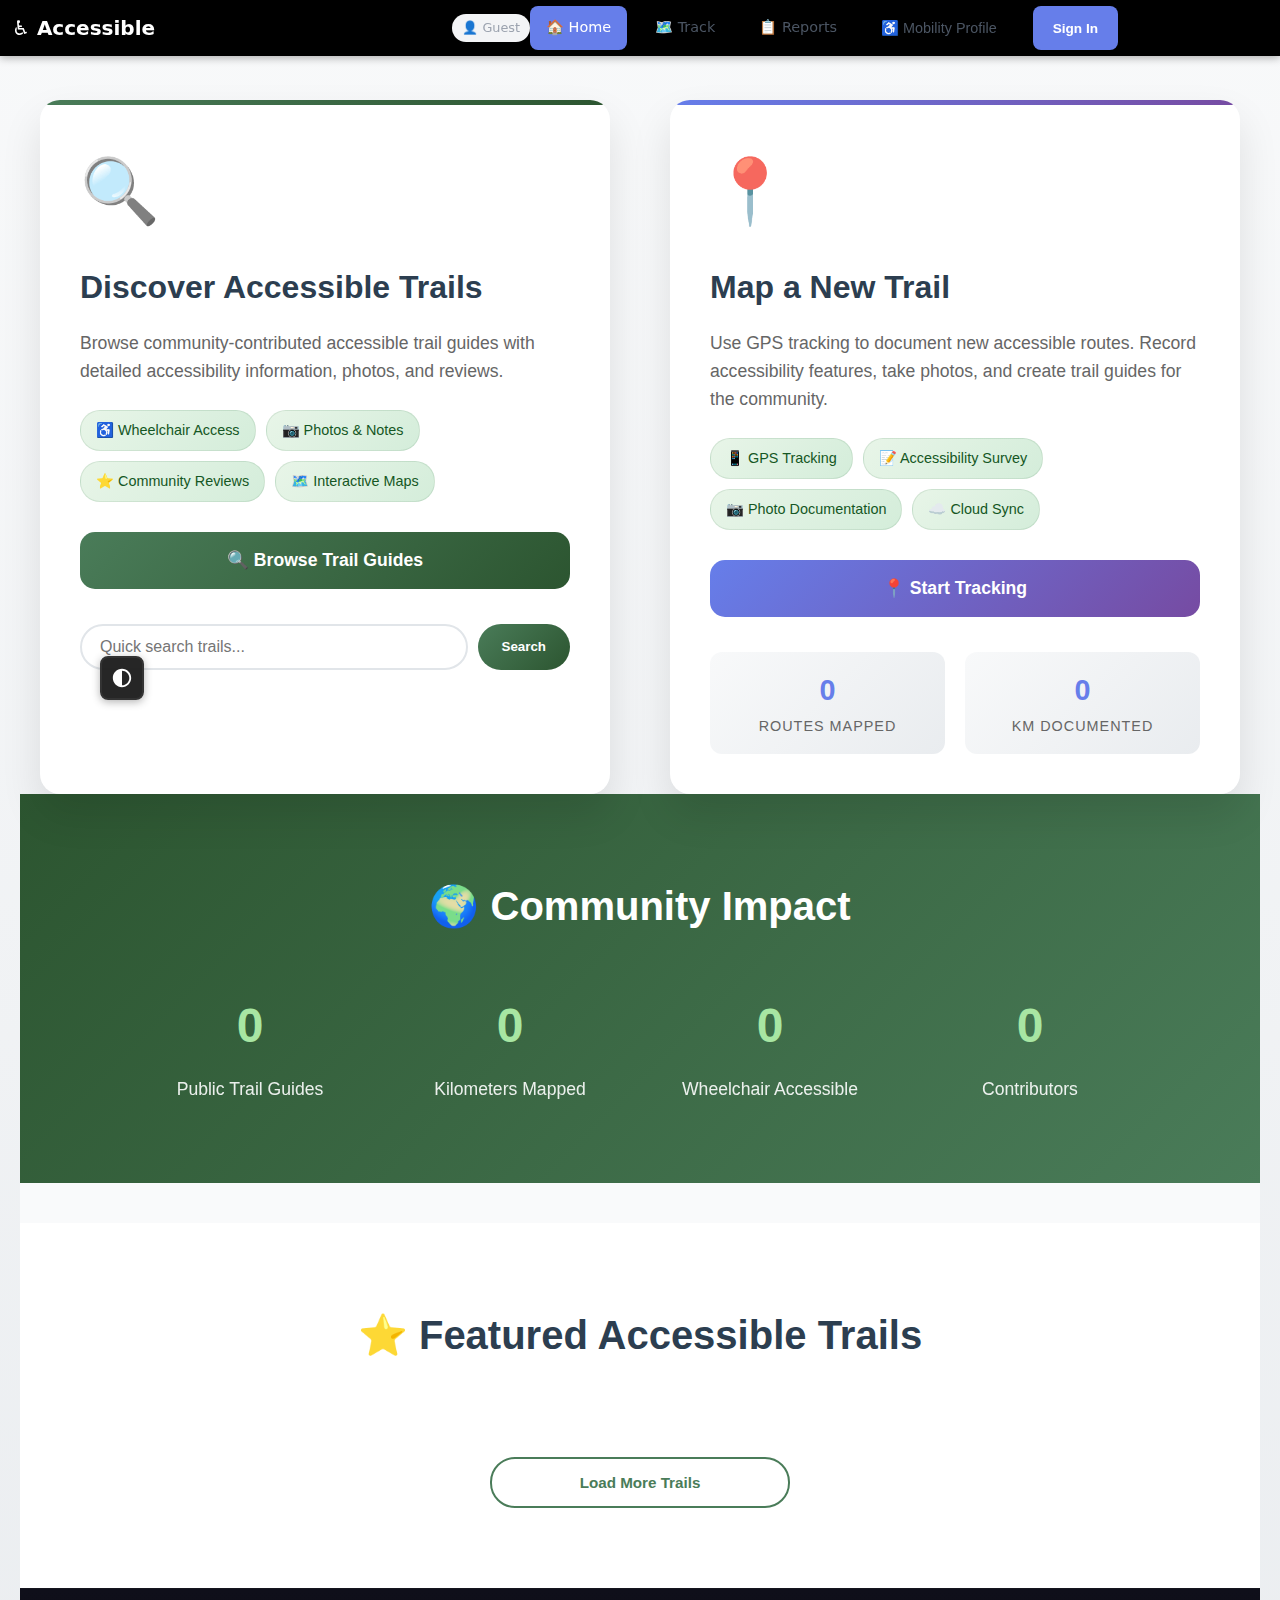
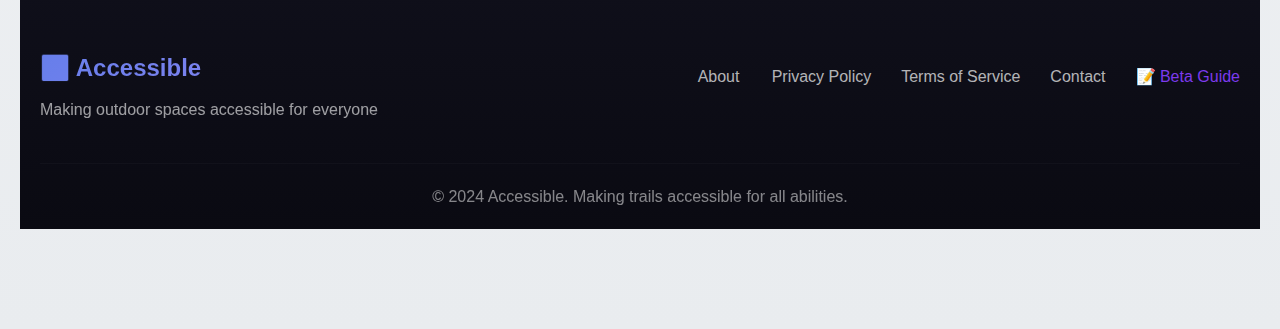
<file: index - before redesign.html>
<!DOCTYPE html>
<html lang="en">
<head>
  <meta charset="UTF-8">
  <meta name="viewport" content="width=device-width, initial-scale=1.0">
  <title>Accessible - Making Paths Clear For Everyone</title>
  
  <!-- Preconnect to external origins for faster loading -->
  <link rel="preconnect" href="https://unpkg.com" crossorigin>
  <link rel="preconnect" href="https://www.gstatic.com" crossorigin>
  <link rel="preconnect" href="https://tile.openstreetmap.org" crossorigin>
  
  <!-- CRITICAL CSS - Nav styles inline for immediate render -->
  <style>
    /* WCAG Accessibility Styles */
    .visually-hidden {
      position: absolute;
      width: 1px;
      height: 1px;
      padding: 0;
      margin: -1px;
      overflow: hidden;
      clip: rect(0, 0, 0, 0);
      white-space: nowrap;
      border: 0;
    }

    /* Focus styles for all interactive elements */
    button:focus-visible,
    a:focus-visible,
    input:focus-visible,
    select:focus-visible,
    textarea:focus-visible,
    [tabindex]:focus-visible {
      outline: 3px solid #2c5530;
      outline-offset: 2px;
    }

    /* Skip to main content link */
    .skip-link {
      position: absolute;
      top: 0;
      left: 0;
      background: #2c5530;
      color: white;
      padding: 8px 16px;
      z-index: 100000;
      text-decoration: none;
      font-weight: 500;
      border-radius: 0 0 4px 0;
      transform: translateY(-100%);
      transition: transform 0.2s ease;
    }

    .skip-link:focus {
      transform: translateY(0);
    }

    .top-nav {
      position: fixed;
      top: 0;
      left: 0;
      right: 0;
      height: 56px;
      background: #000;
      box-shadow: 0 2px 8px rgba(0,0,0,0.3);
      display: flex;
      align-items: center;
      padding: 0 12px;
      z-index: 9999;
    }
    .nav-brand {
      display: flex;
      align-items: center;
      gap: 6px;
      font-weight: 700;
      font-size: 1rem;
      color: #fff;
      text-decoration: none;
      flex-shrink: 0;
      margin-right: auto;
    }
    .nav-auth-indicator {
      display: none;
    }
    .menu-toggle {
      display: none;
    }
    .nav-menu {
      display: none;
    }
    /* Leave space for toolbar on the right */
    .top-nav::after {
      content: '';
      width: 150px;
      flex-shrink: 0;
    }
    
    /* Desktop: show nav-menu, hide hamburger */
    @media (min-width: 769px) {
      .nav-menu {
        display: flex;
        align-items: center;
        gap: 8px;
      }
    }
    .nav-menu .nav-link {
      padding: 8px 12px;
      color: #fff;
      text-decoration: none;
      border-radius: 8px;
      font-size: 0.9rem;
    }
    .nav-menu .nav-link:hover { background: rgba(255,255,255,0.15); }
    .nav-menu .nav-link.active { background: #667eea; color: white; }
    .menu-toggle { display: none; }
    
    /* Mobile nav styles now handled by unified-nav.css */
    /* Hamburger icon styles */
    .hamburger-icon {
      width: 20px;
      height: 14px;
      display: flex;
      flex-direction: column;
      justify-content: space-between;
    }
    .hamburger-icon span {
      display: block;
      width: 20px;
      height: 2px;
      background: #fff;
      border-radius: 2px;
      transition: all 0.3s ease;
    }
    .menu-toggle.active .hamburger-icon span:nth-child(1) {
      transform: rotate(45deg) translate(4px, 4px);
    }
    .menu-toggle.active .hamburger-icon span:nth-child(2) {
      opacity: 0;
    }
    .menu-toggle.active .hamburger-icon span:nth-child(3) {
      transform: rotate(-45deg) translate(4px, -4px);
    }
    
    /* High contrast toggle - circular button style */
    .high-contrast-toggle {
      position: fixed;
      bottom: calc(var(--bottom-nav-height, 64px) + 16px + env(safe-area-inset-bottom, 0));
      left: 20px;
      z-index: 9999;
      width: 44px;
      height: 44px;
      display: flex;
      align-items: center;
      justify-content: center;
      padding: 0;
      background: rgba(26, 26, 26, 0.95);
      color: #fff;
      border: 1px solid #333;
      border-radius: 50%;
      cursor: pointer;
      box-shadow: 0 2px 8px rgba(0,0,0,0.3);
    }
    
    .high-contrast-toggle .toggle-text {
      display: none;
    }
    
    .high-contrast-toggle .toggle-icon {
      display: flex;
      align-items: center;
      justify-content: center;
    }
  </style>

  <!-- PWA Meta Tags -->
  <meta name="theme-color" content="#2c5530">
  <meta name="description" content="Making outdoor spaces accessible for everyone. Document trails, report barriers, and discover accessible routes.">
  <meta name="mobile-web-app-capable" content="yes">
  <meta name="apple-mobile-web-app-capable" content="yes">
  <meta name="apple-mobile-web-app-status-bar-style" content="default">
  <meta name="apple-mobile-web-app-title" content="Accessible">
  <link rel="manifest" href="manifest.json">
  <link rel="icon" type="image/svg+xml" href="assets/icons/icon.svg">
  <link rel="apple-touch-icon" href="assets/icons/icon.svg">
  
  <!-- External CSS - normal blocking load -->
  <link rel="stylesheet" href="https://unpkg.com/leaflet@1.9.3/dist/leaflet.css">
  
  <!-- App CSS -->
  <link rel="stylesheet" href="src/css/landing.css">
  <link rel="stylesheet" href="src/css/auth.css">
  <link rel="stylesheet" href="src/css/high-contrast.css">
  <link rel="stylesheet" href="src/css/ui-utilities.css">
  <link rel="stylesheet" href="src/css/pwa.css">
  <link rel="stylesheet" href="src/css/unified-nav.css">
  <link rel="stylesheet" href="src/css/mobile-responsive.css">
  <link rel="stylesheet" href="src/css/global-nav.css">
  <link rel="stylesheet" href="src/css/error-messages.css">

  <!-- CRITICAL: Apply saved preferences immediately to prevent flash -->
  <script>
    (function() {
      // Apply high contrast immediately if saved
      try {
        var prefs = JSON.parse(localStorage.getItem('accessNature_displayPrefs') || '{}');
        if (prefs.highContrast) {
          document.documentElement.classList.add('high-contrast');
        }
        if (prefs.reducedMotion) {
          document.documentElement.classList.add('reduced-motion');
        }
      } catch(e) {}
      
      // Debug: Mark that critical script ran
      document.documentElement.dataset.criticalScriptRan = 'true';
    })();
  </script>

  <style>
  /* Non-critical nav styles - can load from CSS */
  .nav-brand {
    display: flex;
    align-items: center;
    gap: 8px;
    font-weight: 700;
    font-size: 1.25rem;
    color: #fff;
    text-decoration: none;
    flex-shrink: 0;
  }
  .nav-auth-indicator .auth-status.signed-in {
    background: #166534;
    color: #dcfce7;
  }
  /* Menu toggle (hamburger) for black background */
  .menu-toggle {
    color: #fff;
  }
  .menu-toggle svg {
    fill: #fff;
    stroke: #fff;
  }
  /* nav-menu display is handled by critical CSS above */
  .nav-menu .nav-link {
    padding: 8px 16px;
    color: #4b5563;
    text-decoration: none;
    border-radius: 8px;
  }
  .nav-menu .nav-link:hover { background: #f3f4f6; }
  .nav-menu .nav-link.active { background: #667eea; color: white; }
  .nav-menu .nav-auth .btn {
    padding: 10px 20px;
    border-radius: 8px;
    border: none;
    background: #667eea;
    color: white;
    cursor: pointer;
  }
  /* menu-toggle display is handled by critical CSS above */
  .hero-section { margin-top: 56px; }
  .auth-status-landing { display: none !important; }
  
  @media (max-width: 768px) {
    .hero-section { margin-top: 50px; }
    .nav-menu .nav-auth { width: 100%; margin-top: 8px; }
    .nav-menu .nav-auth .btn { width: 100%; padding: 12px; font-size: 0.9rem; }
    
    /* Ensure nav elements always visible on mobile */
    .nav-auth-indicator { 
      display: flex !important;
      flex-shrink: 0;
      min-width: auto;
      font-size: 0.7rem;
    }
    .nav-auth-indicator .auth-status {
      padding: 3px 8px;
    }
  }
  
  /* Auth modal must be above everything */
  .auth-modal {
    z-index: 20000 !important;
  }
  .auth-modal-backdrop {
    z-index: 19999 !important;
  }
  .auth-modal-container {
    z-index: 20001 !important;
  }
  
  /* Loading indicators for stats */
  .stat-loading {
    display: inline-block;
    width: 24px;
    height: 24px;
    border: 3px solid #e5e7eb;
    border-top-color: #667eea;
    border-radius: 50%;
    animation: spin 0.8s linear infinite;
  }
  
  .stat-big.stat-loading,
  .stat-number.stat-loading {
    width: 32px;
    height: 32px;
    border-width: 4px;
  }
  
  @keyframes spin {
    to { transform: rotate(360deg); }
  }
  
  /* Featured trails loading skeleton */
  .featured-loading {
    display: flex;
    gap: 20px;
    justify-content: center;
    padding: 40px 0;
  }
  
  .skeleton-card {
    width: 280px;
    height: 200px;
    background: linear-gradient(90deg, #f0f0f0 25%, #e0e0e0 50%, #f0f0f0 75%);
    background-size: 200% 100%;
    animation: shimmer 1.5s infinite;
    border-radius: 12px;
  }
  
  @keyframes shimmer {
    0% { background-position: 200% 0; }
    100% { background-position: -200% 0; }
  }
</style>

<!-- Critical: Apply preferences immediately before render -->
<script>
(function() {
  // Apply high contrast immediately from localStorage
  try {
    const prefs = JSON.parse(localStorage.getItem('accessNature_displayPrefs') || '{}');
    if (prefs.highContrast) {
      document.documentElement.classList.add('high-contrast');
    }
  } catch(e) {}
})();
</script>

<!-- Analytics & Error Monitoring -->
<script src="src/utils/monitoring.js" defer></script>
</head>
<body>
<!-- Skip to main content link for keyboard users -->
<a href="#main-content" class="skip-link">Skip to main content</a>

<!-- Navigation -->
<nav class="top-nav" role="navigation" aria-label="Main navigation">
  <a href="index.html" class="nav-brand">♿ Accessible</a>
  <div class="nav-auth-indicator">
    <div class="auth-status" id="navAuthIndicator">
      <span aria-hidden="true">👤</span>
      <span id="navAuthStatusText">Guest</span>
    </div>
  </div>
  <button class="menu-toggle" id="menuToggle" aria-label="Open menu" aria-expanded="false" aria-controls="navMenu">
    <span class="hamburger-icon" aria-hidden="true">
      <span></span>
      <span></span>
      <span></span>
    </span>
  </button>
  <div class="nav-menu" id="navMenu" role="menu">
    <a href="index.html" class="nav-link active" role="menuitem">🏠 Home</a>
    <a href="tracker.html" class="nav-link" role="menuitem">🗺️ Track</a>
    <a href="reports.html" class="nav-link" role="menuitem">📋 Reports</a>
    <a href="profile.html" class="nav-link" id="profileNavLink" style="display: none;" role="menuitem">👤 Profile</a>
    <button class="nav-link" onclick="window.mobilityProfileUI?.open()" style="background: none; border: none; cursor: pointer; text-align: left;" role="menuitem" aria-label="Open mobility profile settings">
      ♿ Mobility Profile
    </button>
    <div class="nav-auth">
      <button id="navAuthBtn" class="btn" aria-label="Sign in to your account">Sign In</button>
    </div>
  </div>
</nav>

<!-- High Contrast Toggle -->
<button id="highContrastToggle" class="high-contrast-toggle" aria-label="Toggle high contrast mode" title="Toggle high contrast mode" aria-pressed="false">
  <span class="toggle-icon" aria-hidden="true">
    <svg width="22" height="22" viewBox="0 0 24 24" fill="white">
      <path d="M12 2C6.48 2 2 6.48 2 12s4.48 10 10 10 10-4.48 10-10S17.52 2 12 2zm0 18V4c4.41 0 8 3.59 8 8s-3.59 8-8 8z"/>
    </svg>
  </span>
  <span class="toggle-text">High Contrast</span>
</button>

  <!-- Hero Section -->
  <div class="hero-section">
    <div class="hero-background"></div>
    <div class="hero-content">
      <h1 class="hero-title">♿ Accessible</h1>
      <p class="hero-subtitle">Making outdoor spaces accessible for everyone</p>
      
      <!-- Auth Status -->
      <div id="authStatusBar" class="auth-status-landing">
        <div id="userInfo" class="user-info hidden">
          <span class="user-greeting">Welcome back, <span id="userEmail"></span>!</span>
          <button id="logoutBtn" class="auth-btn logout-btn">Logout</button>
        </div>
        <div id="authPrompt" class="auth-prompt">
          <button id="showAuthBtn" class="auth-btn login-btn">Sign In</button>
        </div>
      </div>
    </div>
  </div>
<!-- Add this anywhere in your landing page for debugging -->
<!-- <div style="position: fixed; top: 80px; right: 20px; z-index: 9999; background: rgba(0,0,0,0.8); padding: 10px; border-radius: 10px;">
  <button onclick="debugTrailGuides()" style="background: #007bff; color: white; border: none; padding: 8px 12px; border-radius: 5px; margin: 2px;">
    🔍 Check Guides
  </button>
  <button onclick="makeGuidesPublic()" style="background: #28a745; color: white; border: none; padding: 8px 12px; border-radius: 5px; margin: 2px;">
    🌍 Make Public
  </button>
</div> -->

<script>
// Add these global functions for easy debugging
async function debugTrailGuides() {
  try {
    const { collection, getDocs, query, limit } = await import("https://www.gstatic.com/firebasejs/10.5.0/firebase-firestore.js");
    const { db } = await import("./firebase-setup.js");
    
    const guidesQuery = query(collection(db, 'trail_guides'), limit(20));
    const snapshot = await getDocs(guidesQuery);
    
    console.log('📊 TOTAL GUIDES:', snapshot.size);
    alert(`Found ${snapshot.size} trail guides total`);
    
    if (snapshot.size > 0) {
      snapshot.forEach(doc => {
        const data = doc.data();
        console.log('📄', data.routeName, '- Public:', data.isPublic, '- User:', data.userEmail);
      });
    }
  } catch (error) {
    console.error('❌ Debug failed:', error);
    alert('Debug failed: ' + error.message);
  }
}

async function makeGuidesPublic() {
  try {
    const { collection, getDocs, query, doc, updateDoc } = await import("https://www.gstatic.com/firebasejs/10.5.0/firebase-firestore.js");
    const { db, auth } = await import("./firebase-setup.js");
    
    if (!auth.currentUser) {
      alert('Please sign in first!');
      return;
    }
    
    const guidesQuery = query(collection(db, 'trail_guides'));
    const snapshot = await getDocs(guidesQuery);
    
    let updated = 0;
    const promises = [];
    
    snapshot.forEach(docSnap => {
      const data = docSnap.data();
      if (data.userId === auth.currentUser.uid && !data.isPublic) {
        promises.push(updateDoc(doc(db, 'trail_guides', docSnap.id), {
          isPublic: true,
          publishedAt: new Date().toISOString()
        }));
        updated++;
      }
    });
    
    if (promises.length === 0) {
      alert('No private guides found to make public!');
      return;
    }
    
    await Promise.all(promises);
    alert(`✅ Made ${updated} guides public!`);
    
  } catch (error) {
    console.error('❌ Failed:', error);
    alert('Failed: ' + error.message);
  }
}
</script>
  <!-- Main Navigation -->
  <main id="main-content" class="main-navigation" role="main">
    <div class="nav-container">
      
      <!-- Search Trail Guides -->
      <div class="nav-card discover-card">
        <div class="nav-card-icon">🔍</div>
        <h2>Discover Accessible Trails</h2>
        <p>Browse community-contributed accessible trail guides with detailed accessibility information, photos, and reviews.</p>
        
        <div class="nav-card-features">
          <span class="feature-tag">♿ Wheelchair Access</span>
          <span class="feature-tag">📷 Photos & Notes</span>
          <span class="feature-tag">⭐ Community Reviews</span>
          <span class="feature-tag">🗺️ Interactive Maps</span>
        </div>
        
        <button class="nav-card-button primary" onclick="openTrailBrowser()">
          🔍 Browse Trail Guides
        </button>
        
        <div class="quick-search" role="search">
          <label for="quickSearch" class="visually-hidden">Search trails</label>
          <input type="text" id="quickSearch" placeholder="Quick search trails..." maxlength="50" aria-label="Quick search trails">
          <button onclick="quickSearch()" class="search-btn" aria-label="Search trails">Search</button>
        </div>
      </div>

      <!-- Track New Trail -->
      <div class="nav-card track-card">
        <div class="nav-card-icon">📍</div>
        <h2>Map a New Trail</h2>
        <p>Use GPS tracking to document new accessible routes. Record accessibility features, take photos, and create trail guides for the community.</p>
        
        <div class="nav-card-features">
          <span class="feature-tag">📱 GPS Tracking</span>
          <span class="feature-tag">📝 Accessibility Survey</span>
          <span class="feature-tag">📷 Photo Documentation</span>
          <span class="feature-tag">☁️ Cloud Sync</span>
        </div>
        
        <button class="nav-card-button secondary" onclick="openTracker()">
          📍 Start Tracking
        </button>
        
        <div class="tracker-stats">
          <div class="stat-item">
            <span class="stat-number" id="totalRoutes">0</span>
            <span class="stat-label">Routes Mapped</span>
          </div>
          <div class="stat-item">
            <span class="stat-number" id="totalDistance">0</span>
            <span class="stat-label">km Documented</span>
          </div>
        </div>
      </div>
    </div>
  </div>

  <!-- Community Stats Section -->
  <div class="community-section">
    <div class="community-container">
      <h3>🌍 Community Impact</h3>
      <div class="community-stats">
        <div class="community-stat">
          <span class="stat-big" id="publicGuides">0</span>
          <span class="stat-desc">Public Trail Guides</span>
        </div>
        <div class="community-stat">
          <span class="stat-big" id="totalKm">0</span>
          <span class="stat-desc">Kilometers Mapped</span>
        </div>
        <div class="community-stat">
          <span class="stat-big" id="accessibleTrails">0</span>
          <span class="stat-desc">Wheelchair Accessible</span>
        </div>
        <div class="community-stat">
          <span class="stat-big" id="totalUsers">0</span>
          <span class="stat-desc">Contributors</span>
        </div>
      </div>
    </div>
  </div>

  <!-- My Trails Section (logged-in users only) -->
  <div class="my-trails-section" id="myTrailsSection" style="display: none;">
    <div class="my-trails-container">
      <div class="my-trails-header">
        <h3>📍 My Trail Guides</h3>
        <a href="tracker.html" class="new-trail-btn">+ Record New Trail</a>
      </div>
      <div class="my-trails-stats" id="myTrailsStats">
        <!-- Stats populated by JS -->
      </div>
      <div class="my-trails-actions">
        <button class="view-guides-btn" id="viewMyGuidesBtn" onclick="window.landingController?.showMyTrailGuides()">
          📚 View My Trail Guides
        </button>
      </div>
      <div class="my-trails-empty" id="myTrailsEmpty" style="display: none;">
        <p>🥾 You haven't created any trail guides yet!</p>
        <a href="tracker.html" class="start-trail-btn">Start Your First Trail</a>
      </div>
    </div>
  </div>

  <!-- Community Challenges Section -->
  <div class="challenges-section" style="padding: 20px 0; background: #f9fafb;">
    <div class="challenges-container" style="max-width: 800px; margin: 0 auto; padding: 0 20px;">
      <div id="communityChallengesPanel">
        <!-- Challenges will be dynamically inserted here -->
      </div>
    </div>
  </div>

  <!-- Featured Trails -->
  <div class="featured-section">
    <div class="featured-container">
      <h3>⭐ Featured Accessible Trails</h3>
      
      <!-- Trail Search & Filters -->
      <div id="trailSearchContainer"></div>
      
      <!-- Results Header -->
      <div id="trailResultsHeader"></div>
      
      <div id="featuredTrails" class="featured-grid">
        <!-- Dynamically populated -->
      </div>
      <button class="load-more-btn" id="loadMoreBtn" onclick="loadMoreFeatured()">Load More Trails</button>
    </div>
  </div>

  <!-- Footer -->
  <footer class="footer-section">
    <div class="footer-container">
      <div class="footer-content">
        <div class="footer-brand">
          <h4>♿ Accessible</h4>
          <p>Making outdoor spaces accessible for everyone</p>
        </div>
        <div class="footer-links">
          <a href="#" onclick="showAbout(); return false;">About</a>
          <a href="privacy.html">Privacy Policy</a>
          <a href="terms.html">Terms of Service</a>
          <a href="#" onclick="showContact(); return false;">Contact</a>
          <a href="beta-guide.html" style="color: #7c3aed;">📝 Beta Guide</a>
        </div>
      </div>
      <div class="footer-bottom">
        <p>&copy; 2024 Accessible. Making trails accessible for all abilities.</p>
      </div>
    </div>
  </footer>

  <!-- Trail Browser Modal -->
  <div id="trailBrowserModal" class="modal hidden">
    <div class="modal-backdrop" onclick="closeTrailBrowser()"></div>
    <div class="modal-container trail-browser">
      <div class="modal-header">
        <h2>🔍 Browse Accessible Trails</h2>
        <button class="modal-close" onclick="closeTrailBrowser()">✕</button>
      </div>
      
      <div class="modal-content">
        <!-- Search and Filters -->
        <div class="search-section" role="search" aria-label="Trail search">
          <div class="search-bar">
            <label for="trailSearch" class="visually-hidden">Search trail names and locations</label>
            <input type="text" id="trailSearch" placeholder="Search trail names, locations..." maxlength="100" aria-label="Search trail names and locations">
            <button onclick="searchTrails()" class="search-button" aria-label="Search trails">🔍 Search</button>
          </div>
          
          <div class="filters-section">
            <h4 id="filterHeading">🎯 Filter by Accessibility</h4>
            <div class="filter-grid" role="group" aria-labelledby="filterHeading">
              <label for="wheelchairFilter" class="visually-hidden">Filter by wheelchair access</label>
              <select id="wheelchairFilter" aria-label="Filter by wheelchair access">
                <option value="">Wheelchair Access</option>
                <option value="Fully Accessible">Fully Accessible</option>
                <option value="Partially Accessible">Partially Accessible</option>
                <option value="Not Accessible">Not Accessible</option>
              </select>
              
              <label for="difficultyFilter" class="visually-hidden">Filter by difficulty level</label>
              <select id="difficultyFilter" aria-label="Filter by difficulty level">
                <option value="">Difficulty Level</option>
                <option value="Easy">Easy</option>
                <option value="Moderate">Moderate</option>
                <option value="Difficult">Difficult</option>
              </select>
              
              <label for="distanceFilter" class="visually-hidden">Filter by distance</label>
              <select id="distanceFilter" aria-label="Filter by distance">
                <option value="">Distance</option>
                <option value="0-2">0-2 km</option>
                <option value="2-5">2-5 km</option>
                <option value="5-10">5-10 km</option>
                <option value="10+">10+ km</option>
              </select>
              
              <button onclick="applyFilters()" class="filter-apply-btn" aria-label="Apply selected filters">Apply Filters</button>
            </div>
          </div>
        </div>
        
        <!-- Results -->
        <div class="results-section" aria-live="polite">
          <div class="results-header">
            <h4>📍 Trail Results</h4>
            <span id="resultsCount" aria-live="polite">0 trails found</span>
          </div>
          
          <div id="trailResults" class="trail-results-grid" role="list" aria-label="Trail search results">
            <!-- Dynamically populated -->
          </div>
          
          <div class="results-pagination">
            <button id="loadMoreBtn" onclick="loadMoreResults()" class="load-more-btn hidden">
              Load More Trails
            </button>
          </div>
        </div>
      </div>
    </div>
  </div>

  <!-- Auth Modal -->
  <div id="authModal" class="auth-modal hidden" role="dialog" aria-labelledby="authModalTitle" aria-modal="true">
    <div class="auth-modal-backdrop" onclick="closeAuthModal()"></div>
    <div class="auth-modal-container">
      <div class="auth-modal-header">
        <h2 id="authModalTitle">Welcome to Accessible</h2>
        <button class="auth-modal-close" onclick="closeAuthModal()" aria-label="Close authentication modal">✕</button>
      </div>
      
      <div class="auth-modal-content">
        <!-- Login Form -->
        <div id="loginForm" class="auth-form active">
          <div class="auth-form-header">
            <h3>Sign In to Your Account</h3>
            <p>Continue your accessibility mapping journey</p>
          </div>
          
          <form class="auth-inputs" id="loginFormElement" aria-label="Sign in form">
            <div class="input-group">
              <label for="loginEmail" class="visually-hidden">Email address</label>
              <input type="email" id="loginEmail" placeholder="Email address" aria-label="Email address" required autocomplete="email">
              <span class="input-icon" aria-hidden="true">📧</span>
            </div>
            
            <div class="input-group password-group">
              <label for="loginPassword" class="visually-hidden">Password</label>
              <input type="password" id="loginPassword" placeholder="Password" aria-label="Password" required autocomplete="current-password">
              <span class="input-icon" aria-hidden="true">🔒</span>
              <button type="button" class="password-toggle" onclick="togglePasswordVisibility('loginPassword', this)" aria-label="Show password">👁️</button>
            </div>
            
            <button type="submit" id="loginBtn" class="auth-submit-btn">
              <span class="btn-text">Sign In</span>
              <span class="btn-spinner hidden" aria-hidden="true">⏳</span>
            </button>
          </form>
          
          <div class="auth-switch">
            <p>Don't have an account? <button type="button" onclick="switchToSignup()" class="switch-btn">Sign up</button></p>
          </div>
        </div>

        <!-- Signup Form -->
        <div id="signupForm" class="auth-form">
          <div class="auth-form-header">
            <h3>Create Your Account</h3>
            <p>Join the community making nature accessible</p>
          </div>
          
          <form class="auth-inputs" id="signupFormElement" aria-label="Create account form">
            <div class="input-group">
              <label for="signupName" class="visually-hidden">Full name</label>
              <input type="text" id="signupName" placeholder="Full name" aria-label="Full name" required autocomplete="name">
              <span class="input-icon" aria-hidden="true">👤</span>
            </div>
            
            <div class="input-group">
              <label for="signupEmail" class="visually-hidden">Email address</label>
              <input type="email" id="signupEmail" placeholder="Email address" aria-label="Email address" required autocomplete="email">
              <span class="input-icon" aria-hidden="true">📧</span>
            </div>
            
            <div class="input-group password-group">
              <label for="signupPassword" class="visually-hidden">Create password</label>
              <input type="password" id="signupPassword" placeholder="Create password" aria-label="Create password" required autocomplete="new-password">
              <span class="input-icon" aria-hidden="true">🔒</span>
              <button type="button" class="password-toggle" onclick="togglePasswordVisibility('signupPassword', this)" aria-label="Show password">👁️</button>
            </div>
            
            <button type="submit" id="signupBtn" class="auth-submit-btn">
              <span class="btn-text">Create Account</span>
              <span class="btn-spinner hidden" aria-hidden="true">⏳</span>
            </button>
          </form>
          
          <div class="auth-switch">
            <p>Already have an account? <button type="button" onclick="switchToLogin()" class="switch-btn">Sign in</button></p>
          </div>
        </div>
      </div>
    </div>
  </div>

  <!-- Auth Modal Helper Functions -->
  <script>
    function closeAuthModal() {
      document.getElementById('authModal')?.classList.add('hidden');
    }
    function switchToSignup() {
      document.getElementById('loginForm')?.classList.remove('active');
      document.getElementById('signupForm')?.classList.add('active');
    }
    function switchToLogin() {
      document.getElementById('signupForm')?.classList.remove('active');
      document.getElementById('loginForm')?.classList.add('active');
    }
    function togglePasswordVisibility(inputId, btn) {
      const input = document.getElementById(inputId);
      if (input.type === 'password') {
        input.type = 'text';
        btn.textContent = '🙈';
        btn.setAttribute('aria-label', 'Hide password');
      } else {
        input.type = 'password';
        btn.textContent = '👁️';
        btn.setAttribute('aria-label', 'Show password');
      }
    }
    
    // Setup hamburger menu immediately (no Firebase dependency)
    (function() {
      const menuToggle = document.getElementById('menuToggle');
      const navMenu = document.getElementById('navMenu');
      
      function closeMenu() {
        navMenu?.classList.remove('active');
        menuToggle?.classList.remove('active');
      }
      
      menuToggle?.addEventListener('click', function(e) {
        e.stopPropagation();
        navMenu?.classList.toggle('active');
        menuToggle?.classList.toggle('active');
      });
      
      // Close menu when clicking links or buttons
      navMenu?.querySelectorAll('a, button, .btn').forEach(function(el) {
        el.addEventListener('click', closeMenu);
      });
      
      // Close menu when clicking outside
      document.addEventListener('click', function(e) {
        if (navMenu?.classList.contains('active')) {
          if (!navMenu.contains(e.target) && !menuToggle?.contains(e.target)) {
            closeMenu();
          }
        }
      });
      
      // High Contrast Toggle - Immediate handler
      var hcToggle = document.getElementById('highContrastToggle');
      
      function updateHCButton() {
        var isHC = document.documentElement.classList.contains('high-contrast');
        if (hcToggle) {
          var svg = hcToggle.querySelector('svg');
          if (svg) {
            svg.style.fill = isHC ? '#000' : '#fff';
          }
          hcToggle.style.background = isHC ? '#fff' : 'rgba(26, 26, 26, 0.95)';
          hcToggle.style.borderColor = isHC ? '#000' : '#333';
        }
      }
      
      updateHCButton();
      
      // Mark as initialized to prevent module from adding duplicate listener
      if (hcToggle) hcToggle.dataset.prefsInitialized = 'true';
      
      hcToggle?.addEventListener('click', function() {
        var isNowHC = document.documentElement.classList.toggle('high-contrast');
        try {
          var prefs = JSON.parse(localStorage.getItem('accessNature_displayPrefs') || '{}');
          prefs.highContrast = isNowHC;
          localStorage.setItem('accessNature_displayPrefs', JSON.stringify(prefs));
        } catch(e) {}
        updateHCButton();
        try { if (navigator.vibrate) navigator.vibrate(10); } catch(e) {}
      });
    })();
  </script>

  <!-- Firebase Setup -->
  <script type="module" src="firebase-setup.js"></script>
  
  <!-- App JavaScript -->
  <script type="module" src="src/landing.js"></script>
  <script type="module" src="src/features/auth.js"></script>
  <script type="module" src="src/ui/displayPreferences.js"></script>
  <script type="module" src="src/pwa/pwaManager.js"></script>

  <script type="module">
  import { auth } from './firebase-setup.js';
  import { onAuthStateChanged, signOut, signInWithEmailAndPassword, createUserWithEmailAndPassword, updateProfile } from 'https://www.gstatic.com/firebasejs/10.5.0/firebase-auth.js';
  
  function openAuthModal() {
    document.getElementById('authModal')?.classList.remove('hidden');
  }
  
  // Expose globally for bottom nav
  window.openAuthModal = openAuthModal;
  
  // Login form handler
  document.getElementById('loginFormElement')?.addEventListener('submit', async (e) => {
    e.preventDefault();
    const email = document.getElementById('loginEmail').value;
    const password = document.getElementById('loginPassword').value;
    const btn = document.getElementById('loginBtn');
    
    try {
      btn.disabled = true;
      btn.querySelector('.btn-text').textContent = 'Signing in...';
      await signInWithEmailAndPassword(auth, email, password);
      closeAuthModal();
    } catch (error) {
      alert('Sign in failed: ' + error.message);
    } finally {
      btn.disabled = false;
      btn.querySelector('.btn-text').textContent = 'Sign In';
    }
  });
  
  // Signup form handler
  document.getElementById('signupFormElement')?.addEventListener('submit', async (e) => {
    e.preventDefault();
    const name = document.getElementById('signupName').value;
    const email = document.getElementById('signupEmail').value;
    const password = document.getElementById('signupPassword').value;
    const btn = document.getElementById('signupBtn');
    
    try {
      btn.disabled = true;
      btn.querySelector('.btn-text').textContent = 'Creating account...';
      const result = await createUserWithEmailAndPassword(auth, email, password);
      await updateProfile(result.user, { displayName: name });
      closeAuthModal();
    } catch (error) {
      alert('Sign up failed: ' + error.message);
    } finally {
      btn.disabled = false;
      btn.querySelector('.btn-text').textContent = 'Create Account';
    }
  });
  
  onAuthStateChanged(auth, async (user) => {
    const indicator = document.getElementById('navAuthIndicator');
    const text = document.getElementById('navAuthStatusText');
    const btn = document.getElementById('navAuthBtn');
    
    // Update global nav profile button
    const updateGlobalNavProfile = () => {
      const profileItem = document.getElementById('globalNavProfile');
      const profileLabel = document.getElementById('profileLabel');
      if (profileItem && profileLabel) {
        if (user) {
          const displayName = user.email?.split('@')[0] || user.displayName || 'User';
          const truncatedName = displayName && displayName.length > 10 ? displayName.substring(0, 10) + '…' : displayName;
          profileItem.classList.add('signed-in');
          if (truncatedName) profileLabel.textContent = truncatedName;
        } else {
          profileItem.classList.remove('signed-in');
          profileLabel.textContent = 'Sign In';
        }
        return true;
      }
      return false;
    };
    
    if (user) {
      // Verify user still exists
      try {
        await user.reload();
      } catch (e) {
        console.error('User session invalid');
        try { await signOut(auth); } catch (se) {}
        return;
      }
      
      indicator?.classList.add('signed-in');
      if (text) text.textContent = user.displayName || user.email?.split('@')[0];
      if (btn) { btn.textContent = 'Sign Out'; btn.onclick = () => signOut(auth); }
      
      // Update global nav immediately and with retries
      if (!updateGlobalNavProfile()) {
        [100, 300, 500, 1000].forEach(delay => setTimeout(updateGlobalNavProfile, delay));
      }
      
      // Refresh user-specific content when signing in
      console.log('🔄 User signed in, refreshing content...');
      if (window.landingController) {
        await window.landingController.updateLandingAuthStatus();
      }
    } else {
      indicator?.classList.remove('signed-in');
      if (text) text.textContent = 'Guest';
      if (btn) { 
        btn.textContent = 'Sign In'; 
        btn.onclick = openAuthModal;
      }
      
      // Update global nav
      updateGlobalNavProfile();
      
      // Hide user-specific content when signing out
      if (window.landingController) {
        await window.landingController.updateLandingAuthStatus();
      }
    }
  });
</script>

<!-- Global Bottom Navigation -->
<script type="module">
  import { initGlobalNav } from './src/components/globalNav.js';
  
  // Initialize bottom nav
  initGlobalNav({ currentPage: 'home' });
  
  // Handle URL parameters
  const urlParams = new URLSearchParams(window.location.search);
  const action = urlParams.get('action');
  const signin = urlParams.get('signin');
  
  // Clear URL params after reading
  if (action || signin) {
    window.history.replaceState({}, document.title, window.location.pathname);
  }
  
  // Handle signin request
  if (signin === 'true') {
    setTimeout(() => window.openAuthModal?.(), 500);
  }
  
  // Handle search-trails action
  if (action === 'search-trails') {
    setTimeout(() => window.openTrailBrowser?.(), 1000);
  }
</script>
</body>
</html>
</file>
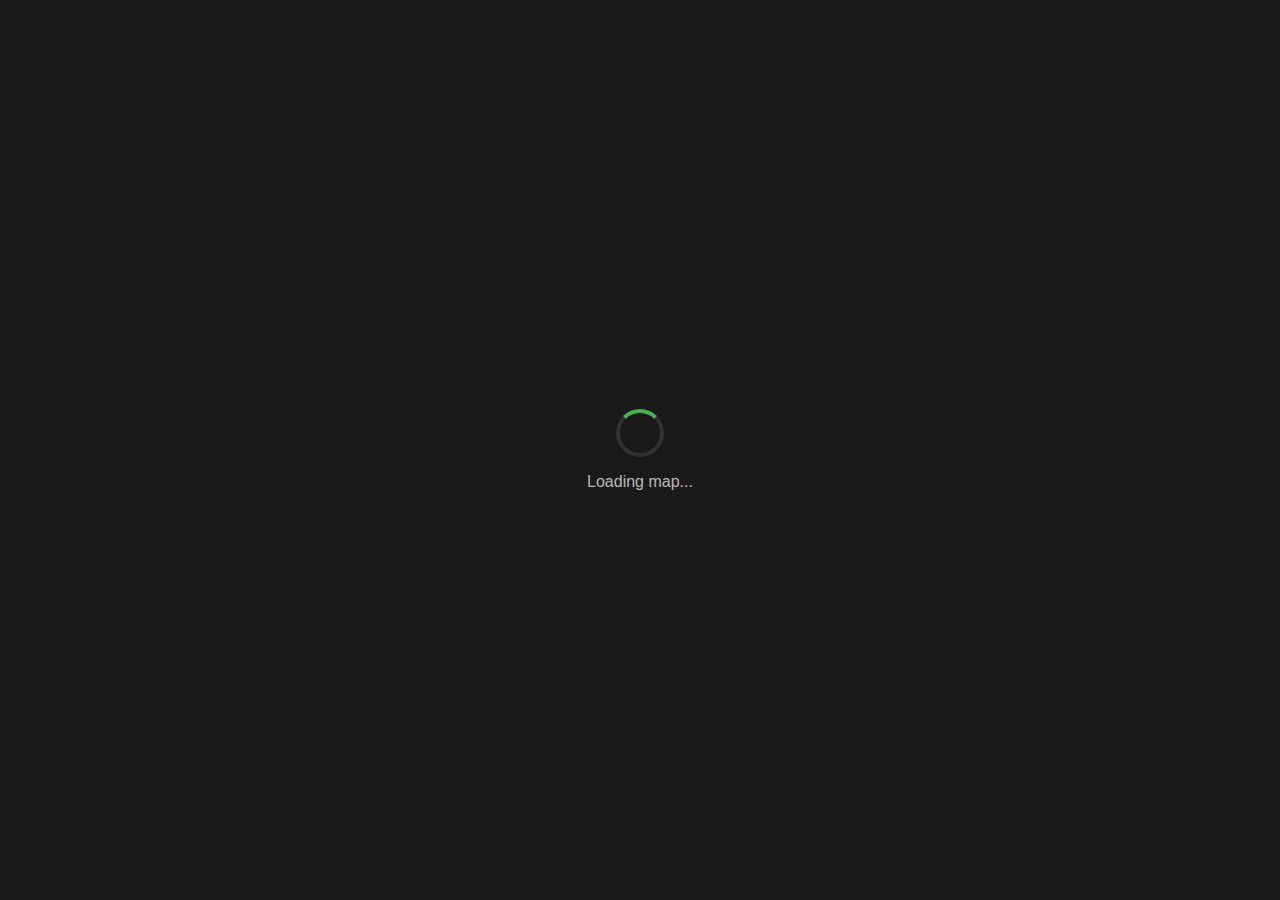
<file: map.html>
<!DOCTYPE html>
<html lang="en">
<head>
  <meta charset="UTF-8">
  <meta name="viewport" content="width=device-width, initial-scale=1.0, maximum-scale=1.0, user-scalable=no">
  <title>Accessible - Map</title>
  <meta name="theme-color" content="#1a1a1a">
  <meta name="mobile-web-app-capable" content="yes">
  <meta name="apple-mobile-web-app-capable" content="yes">
  <link rel="manifest" href="manifest.json">
  <link rel="preconnect" href="https://fonts.googleapis.com">
  <link rel="preconnect" href="https://fonts.gstatic.com" crossorigin>
  <link href="https://fonts.googleapis.com/css2?family=DM+Sans:wght@400;500;600;700&display=swap" rel="stylesheet">
  <link rel="stylesheet" href="https://unpkg.com/leaflet@1.9.3/dist/leaflet.css">
  <link rel="stylesheet" href="https://unpkg.com/leaflet.markercluster@1.4.1/dist/MarkerCluster.css">
  <link rel="stylesheet" href="https://unpkg.com/leaflet.markercluster@1.4.1/dist/MarkerCluster.Default.css">
  <link rel="stylesheet" href="src/css/global-nav.css">
  <script>
    (function() {
      try {
        var prefs = JSON.parse(localStorage.getItem('accessNature_displayPrefs') || '{}');
        if (prefs.highContrast) document.documentElement.classList.add('high-contrast');
      } catch(e) {}
    })();
  </script>
  <style>
    *{box-sizing:border-box;margin:0;padding:0}
    :root{--bg-primary:#1a1a1a;--bg-secondary:#242424;--bg-tertiary:#2d2d2d;--text-primary:#fff;--text-secondary:rgba(255,255,255,.7);--text-muted:rgba(255,255,255,.5);--border-color:rgba(255,255,255,.1);--accent-trails:#4CAF50;--accent-urban:#FF9800;--accent-blue:#2196F3;--error:#f44336;--success:#4CAF50}
    body{font-family:'DM Sans',-apple-system,sans-serif;background:var(--bg-primary);color:var(--text-primary);overflow:hidden;height:100vh;height:100dvh}
    .visually-hidden{position:absolute;width:1px;height:1px;padding:0;margin:-1px;overflow:hidden;clip:rect(0,0,0,0);border:0}
    button:focus-visible,a:focus-visible,input:focus-visible,select:focus-visible,textarea:focus-visible{outline:3px solid var(--accent-trails);outline-offset:2px}
    
    /* Top bar */
    .top-bar{position:fixed;top:0;left:0;right:0;height:56px;background:rgba(26,26,26,.95);backdrop-filter:blur(10px);display:flex;align-items:center;justify-content:space-between;padding:0 16px;z-index:1000;border-bottom:1px solid var(--border-color)}
    .top-bar-brand{font-size:1.125rem;font-weight:600;display:flex;align-items:center;gap:8px}
    .top-bar-user{display:flex;align-items:center;gap:8px;font-size:.875rem}
    .user-avatar{width:32px;height:32px;background:var(--accent-trails);border-radius:50%;display:flex;align-items:center;justify-content:center;font-weight:600;font-size:.875rem;cursor:pointer}
    .user-avatar.anonymous{background:var(--bg-tertiary);color:var(--text-muted)}
    .user-name{color:var(--text-secondary);max-width:100px;overflow:hidden;text-overflow:ellipsis;white-space:nowrap}
    
    /* Map */
    #map{position:fixed;top:56px;left:0;right:0;bottom:64px;z-index:1}
    
    /* Mode toggle */
    .map-mode-toggle{position:fixed;top:70px;left:50%;transform:translateX(-50%);display:flex;background:rgba(255,255,255,.95);border-radius:25px;padding:4px;box-shadow:0 4px 20px rgba(0,0,0,.15);z-index:1000;backdrop-filter:blur(10px);border:1px solid rgba(0,0,0,.1)}
    .mode-btn{display:flex;align-items:center;gap:6px;padding:10px 20px;border:none;background:transparent;color:rgba(0,0,0,.5);font-size:14px;font-weight:600;cursor:pointer;border-radius:21px;transition:all .25s}
    .mode-btn:hover{color:rgba(0,0,0,.8)}.mode-btn.active{color:#fff}.mode-btn.active.trails{background:var(--accent-trails)}.mode-btn.active.urban{background:var(--accent-urban)}.mode-btn svg{width:18px;height:18px;fill:currentColor}
    
    /* Second row - Compass + Survey */
    .second-row-controls{position:fixed;top:120px;left:50%;transform:translateX(-50%);display:flex;align-items:center;gap:8px;z-index:750}
    .heading-display{background:rgba(26,26,26,.95);padding:4px 8px 4px 4px;border-radius:20px;display:flex;align-items:center;gap:8px;box-shadow:0 2px 8px rgba(0,0,0,.3)}
    .compass{width:36px;height:36px;background:#1a1a1a;border:2px solid #333;border-radius:50%;display:flex;align-items:center;justify-content:center;position:relative;cursor:pointer;flex-shrink:0}
    .compass-needle{width:100%;height:100%;position:absolute;transition:transform .15s ease-out}
    .compass-north{position:absolute;top:5px;left:50%;transform:translateX(-50%);width:0;height:0;border-left:4px solid transparent;border-right:4px solid transparent;border-bottom:12px solid #f44336}
    .compass-south{position:absolute;bottom:5px;left:50%;transform:translateX(-50%);width:0;height:0;border-left:4px solid transparent;border-right:4px solid transparent;border-top:12px solid #fff}
    .compass-center{width:4px;height:4px;background:#666;border-radius:50%;z-index:2}
    .heading-value{font-size:16px;font-weight:700;color:#fff;min-width:42px;text-align:right}
    .survey-btn{width:36px;height:36px;background:var(--accent-blue);border:none;border-radius:50%;color:#fff;font-size:16px;cursor:pointer;display:flex;align-items:center;justify-content:center;box-shadow:0 2px 8px rgba(33,150,243,.4)}
    .survey-btn:hover{transform:scale(1.1)}
    
    /* Left controls */
    .left-controls{position:fixed;left:12px;top:50%;transform:translateY(-50%);display:flex;flex-direction:column;gap:8px;z-index:700}
    .map-control-btn{width:44px;height:44px;background:rgba(255,255,255,.95);border:1px solid rgba(0,0,0,.1);border-radius:50%;color:#333;font-size:20px;cursor:pointer;display:flex;align-items:center;justify-content:center;transition:all .2s;box-shadow:0 2px 8px rgba(0,0,0,.1)}
    .map-control-btn:hover{background:#fff;box-shadow:0 4px 12px rgba(0,0,0,.15)}
    .map-control-btn:active{transform:scale(.95)}
    .map-control-btn.active{background:var(--accent-trails);color:#fff;border-color:var(--accent-trails)}
    
    /* Right controls */
    .right-controls{position:fixed;right:12px;top:50%;transform:translateY(-50%);display:flex;flex-direction:column;gap:8px;z-index:700}
    
    /* Bottom controls - tracking */
    .tracking-fab{position:fixed;bottom:calc(64px + 20px + env(safe-area-inset-bottom,0));left:50%;transform:translateX(-50%);height:56px;padding:0 24px;border:none;border-radius:28px;color:#fff;font-size:15px;font-weight:600;cursor:pointer;display:flex;align-items:center;gap:8px;z-index:1010;box-shadow:0 4px 16px rgba(0,0,0,.3);transition:all .3s}
    .tracking-fab:hover{transform:translateX(-50%) scale(1.05)}
    .tracking-fab.trails{background:var(--accent-trails)}
    .tracking-fab.urban{background:var(--accent-urban)}
    .tracking-fab.hidden{transform:translateX(-50%) translateY(100px);opacity:0;pointer-events:none}
    .tracking-fab.recording{background:var(--error);animation:pulse 2s infinite}
    @keyframes pulse{0%,100%{box-shadow:0 0 0 0 rgba(244,67,54,.4)}50%{box-shadow:0 0 0 15px rgba(244,67,54,0)}}
    
    /* Status bar */
    .status-bar{position:fixed;bottom:calc(64px + 90px + env(safe-area-inset-bottom,0));left:16px;right:16px;background:rgba(255,255,255,.95);border-radius:16px;padding:16px;display:flex;justify-content:space-around;z-index:900;backdrop-filter:blur(10px);border:1px solid rgba(0,0,0,.1);box-shadow:0 4px 20px rgba(0,0,0,.1)}
    .status-bar.hidden{display:none}
    .status-item{text-align:center}
    .status-value{font-size:1.5rem;font-weight:700;color:var(--accent-trails)}
    .status-label{font-size:.75rem;color:#666;text-transform:uppercase}
    
    /* Tracking controls */
    .tracking-controls{position:fixed;bottom:calc(64px + 20px + env(safe-area-inset-bottom,0));left:50%;transform:translateX(-50%);display:flex;gap:16px;z-index:1010}
    .tracking-controls.hidden{display:none}
    .tracking-btn{width:64px;height:64px;border-radius:50%;border:none;font-size:24px;cursor:pointer;display:flex;align-items:center;justify-content:center;transition:all .2s;box-shadow:0 4px 16px rgba(0,0,0,.2)}
    .tracking-btn.stop{background:var(--error);color:#fff}
    .tracking-btn.pause{background:var(--accent-urban);color:#fff}
    .tracking-btn:hover{transform:scale(1.1)}
    
    /* Layer containers */
    .layer-container{transition:opacity .3s}
    .layer-container.hidden{opacity:0;pointer-events:none;display:none!important}
    
    /* Filter pills */
    .filter-pills{position:fixed;top:120px;left:16px;right:16px;display:flex;gap:8px;overflow-x:auto;padding:8px 0;z-index:800;scrollbar-width:none}
    .filter-pills::-webkit-scrollbar{display:none}
    .filter-pill{padding:8px 16px;background:rgba(255,255,255,.95);border:1px solid rgba(0,0,0,.1);border-radius:20px;color:#666;font-size:13px;font-weight:500;white-space:nowrap;cursor:pointer;transition:all .2s;box-shadow:0 2px 8px rgba(0,0,0,.08)}
    .filter-pill:hover{background:#fff}
    .filter-pill.active{background:var(--accent-urban);border-color:var(--accent-urban);color:#fff}
    
    /* Search bar for urban */
    .search-bar{position:fixed;top:160px;left:16px;right:16px;z-index:800}
    .search-bar input{width:100%;padding:12px 16px;background:rgba(255,255,255,.95);border:1px solid rgba(0,0,0,.1);border-radius:12px;font-size:14px;box-shadow:0 2px 8px rgba(0,0,0,.08)}
    .search-bar input:focus{outline:none;border-color:var(--accent-urban)}
    
    /* Locate button */
    .locate-btn{position:fixed;left:16px;bottom:calc(64px + 20px + env(safe-area-inset-bottom,0));width:48px;height:48px;background:rgba(255,255,255,.95);border:1px solid rgba(0,0,0,.1);border-radius:50%;color:#333;font-size:20px;cursor:pointer;display:flex;align-items:center;justify-content:center;z-index:900;box-shadow:0 2px 8px rgba(0,0,0,.1)}
    .locate-btn:hover{background:#fff}
    .locate-btn.active{color:var(--accent-trails);border-color:var(--accent-trails)}
    
    /* Toast */
    .toast{position:fixed;bottom:calc(64px + 90px);left:50%;transform:translateX(-50%) translateY(100px);background:rgba(26,26,26,.95);color:#fff;padding:12px 24px;border-radius:25px;font-size:14px;font-weight:500;z-index:2000;opacity:0;transition:all .3s}
    .toast.show{transform:translateX(-50%) translateY(0);opacity:1}
    .toast.success{background:rgba(76,175,80,.95)}
    .toast.error{background:rgba(244,67,54,.95)}
    
    /* Leaflet overrides */
    .leaflet-control-zoom{display:none!important}
    .leaflet-control-attribution{font-size:10px!important;background:rgba(255,255,255,.8)!important;color:#666!important}
    
    /* Markers */
    .user-marker{width:20px!important;height:20px!important;background:var(--accent-blue);border:3px solid #fff;border-radius:50%;box-shadow:0 0 0 8px rgba(33,150,243,.3)}
    .trail-marker{background:var(--accent-trails);border:3px solid #fff;border-radius:50%;width:16px!important;height:16px!important;box-shadow:0 2px 6px rgba(0,0,0,.3)}
    .report-marker-icon{width:36px!important;height:36px!important;display:flex;align-items:center;justify-content:center;font-size:16px;border:3px solid #fff;border-radius:50%;box-shadow:0 2px 8px rgba(0,0,0,.3)}
    .report-marker-icon.temporary{border:3px dashed var(--accent-blue)!important;animation:tempPulse 2s infinite}
    @keyframes tempPulse{0%,100%{opacity:1}50%{opacity:.7}}
    
    /* Popups and tooltips */
    .leaflet-popup-content-wrapper{border-radius:12px;box-shadow:0 4px 20px rgba(0,0,0,.15)}
    .leaflet-popup-content{margin:12px 16px;min-width:220px}
    .report-tooltip{background:rgba(255,255,255,.98)!important;border:none!important;box-shadow:0 4px 20px rgba(0,0,0,.15)!important;padding:12px!important;border-radius:10px!important}
    
    /* Modal styles */
    .modal-overlay{position:fixed;top:0;left:0;right:0;bottom:0;background:rgba(0,0,0,.8);backdrop-filter:blur(4px);display:flex;align-items:flex-end;justify-content:center;z-index:10000;padding:0;opacity:0;pointer-events:none;transition:opacity .3s}
    .modal-overlay.open{opacity:1;pointer-events:auto}
    .modal-container{background:var(--bg-primary);border-radius:24px 24px 0 0;width:100%;max-width:600px;max-height:90vh;overflow-y:auto;transform:translateY(100%);transition:transform .3s}
    .modal-overlay.open .modal-container{transform:translateY(0)}
    @media(min-width:600px){.modal-overlay{align-items:center;padding:20px}.modal-container{border-radius:24px;max-height:85vh}}
    .modal-header{position:sticky;top:0;background:var(--bg-primary);padding:20px 20px 16px;border-bottom:1px solid var(--border-color);display:flex;justify-content:space-between;align-items:center;z-index:10}
    .modal-header h2{font-size:1.25rem;font-weight:600;margin:0;display:flex;align-items:center;gap:10px}
    .modal-close{width:40px;height:40px;border:none;background:var(--bg-tertiary);border-radius:50%;font-size:1.5rem;color:var(--text-secondary);cursor:pointer;display:flex;align-items:center;justify-content:center;transition:all .2s}
    .modal-close:hover{background:var(--bg-secondary);color:var(--text-primary)}
    .modal-body{padding:20px}
    .modal-footer{position:sticky;bottom:0;background:var(--bg-primary);padding:16px 20px;border-top:1px solid var(--border-color);display:flex;gap:12px}
    
    /* Form elements */
    .form-group{margin-bottom:20px}
    .form-label{display:block;margin-bottom:8px;font-weight:600;font-size:.95rem;color:var(--text-primary)}
    .form-hint{font-size:.85rem;color:var(--text-muted);margin-bottom:10px}
    .form-input,.form-select,.form-textarea{width:100%;padding:14px 16px;background:var(--bg-secondary);border:1px solid var(--border-color);border-radius:12px;color:var(--text-primary);font-size:1rem;font-family:inherit;transition:all .2s}
    .form-input:focus,.form-select:focus,.form-textarea:focus{border-color:var(--accent-trails);outline:none}
    .form-input::placeholder,.form-textarea::placeholder{color:var(--text-muted)}
    .form-select{appearance:none;background-image:url("data:image/svg+xml,%3Csvg xmlns='http://www.w3.org/2000/svg' width='24' height='24' viewBox='0 0 24 24' fill='white'%3E%3Cpath d='M7 10l5 5 5-5z'/%3E%3C/svg%3E");background-repeat:no-repeat;background-position:right 12px center;padding-right:40px}
    .form-textarea{min-height:100px;resize:vertical}
    
    /* Buttons */
    .btn{padding:14px 24px;border:none;border-radius:12px;font-size:1rem;font-weight:600;cursor:pointer;display:flex;align-items:center;justify-content:center;gap:8px;transition:all .2s;flex:1}
    .btn-primary{background:var(--accent-trails);color:#fff}
    .btn-primary:hover{background:#43a047}
    .btn-primary.orange{background:var(--accent-urban)}
    .btn-primary.orange:hover{background:#f57c00}
    .btn-secondary{background:var(--bg-tertiary);color:var(--text-primary)}
    .btn-secondary:hover{background:var(--bg-secondary)}
    .btn:disabled{opacity:.6;cursor:not-allowed}
    
    /* Severity scale */
    .severity-scale{display:flex;gap:8px}
    .severity-option{flex:1;display:flex;flex-direction:column;align-items:center;padding:12px 8px;background:var(--bg-secondary);border:2px solid var(--border-color);border-radius:12px;cursor:pointer;transition:all .2s}
    .severity-option:hover{border-color:var(--text-muted)}
    .severity-option.selected{border-color:var(--accent-urban);background:rgba(255,152,0,.1)}
    .severity-option input{display:none}
    .severity-option .severity-num{font-size:1.25rem;font-weight:700;margin-bottom:4px}
    .severity-option .severity-label{font-size:.7rem;font-weight:600;text-transform:uppercase}
    .severity-option[data-value="1"] .severity-num{color:#22c55e}
    .severity-option[data-value="2"] .severity-num{color:#84cc16}
    .severity-option[data-value="3"] .severity-num{color:#f59e0b}
    .severity-option[data-value="4"] .severity-num{color:#ea580c}
    .severity-option[data-value="5"] .severity-num{color:#dc2626}
    
    /* Toggle options */
    .toggle-options{display:flex;gap:12px}
    .toggle-option{flex:1;display:flex;align-items:center;gap:12px;padding:14px;background:var(--bg-secondary);border:2px solid var(--border-color);border-radius:12px;cursor:pointer;transition:all .2s}
    .toggle-option:hover{border-color:var(--text-muted)}
    .toggle-option.selected{border-color:var(--accent-blue);background:rgba(33,150,243,.1)}
    .toggle-option input{display:none}
    .toggle-option-icon{font-size:1.5rem}
    .toggle-option-text{font-weight:600;font-size:.9rem}
    .toggle-option-desc{font-size:.75rem;color:var(--text-muted)}
    
    /* Rating buttons */
    .rating-buttons{display:flex;gap:8px}
    .rating-btn{flex:1;padding:16px 12px;background:var(--bg-secondary);border:2px solid var(--border-color);border-radius:12px;cursor:pointer;text-align:center;transition:all .2s}
    .rating-btn:hover{border-color:var(--text-muted)}
    .rating-btn.selected{border-color:var(--accent-trails);background:rgba(76,175,80,.1)}
    .rating-btn-icon{font-size:2rem;margin-bottom:8px}
    .rating-btn-label{font-size:.85rem;font-weight:600}
    
    /* Photo capture options */
    .photo-capture-options{display:flex;gap:12px;margin-bottom:16px}
    .photo-option-btn{flex:1;padding:20px;background:var(--bg-secondary);border:2px solid var(--border-color);border-radius:12px;cursor:pointer;text-align:center;transition:all .2s}
    .photo-option-btn:hover{border-color:var(--text-muted);background:var(--bg-tertiary)}
    .photo-option-btn .icon{font-size:2rem;margin-bottom:8px}
    .photo-option-btn .label{font-size:.9rem;font-weight:600}
    
    /* Photo grid */
    .photo-grid{display:grid;grid-template-columns:repeat(auto-fill,minmax(80px,1fr));gap:8px;margin-top:12px}
    .photo-preview{aspect-ratio:1;border-radius:8px;overflow:hidden;position:relative}
    .photo-preview img{width:100%;height:100%;object-fit:cover}
    .photo-preview .remove-photo{position:absolute;top:4px;right:4px;width:24px;height:24px;background:rgba(0,0,0,.7);border:none;border-radius:50%;color:#fff;font-size:14px;cursor:pointer}
    
    /* Map picker */
    .map-picker{height:180px;border-radius:12px;overflow:hidden;margin-bottom:8px;border:1px solid var(--border-color)}
    
    /* Bottom popup panels */
    .bottom-popup{position:fixed;bottom:64px;left:0;right:0;background:var(--bg-primary);border-radius:24px 24px 0 0;padding:20px;max-height:60vh;overflow-y:auto;z-index:1100;transform:translateY(100%);transition:transform .3s;box-shadow:0 -4px 30px rgba(0,0,0,.3)}
    .bottom-popup.open{transform:translateY(0)}
    .bottom-popup.hidden{display:none}
    .bottom-popup h3{margin:0 0 16px;font-size:1.1rem;display:flex;align-items:center;justify-content:space-between}
    .bottom-popup button{width:100%;padding:14px;margin-bottom:8px;background:var(--bg-secondary);border:1px solid var(--border-color);border-radius:10px;color:var(--text-primary);font-size:.95rem;cursor:pointer;text-align:left;display:flex;align-items:center;gap:12px}
    .bottom-popup button:hover{background:var(--bg-tertiary)}
    
    /* Safety panel */
    .safety-panel .sos-btn{background:var(--error);color:#fff;border-color:var(--error);font-weight:700}
    .safety-panel .sos-btn:hover{background:#d32f2f}
    
    /* Loading */
    .loading-overlay{position:fixed;top:0;left:0;right:0;bottom:0;background:var(--bg-primary);display:flex;flex-direction:column;align-items:center;justify-content:center;z-index:50000;transition:opacity .3s}
    .loading-overlay.hidden{opacity:0;pointer-events:none}
    .loading-spinner{width:48px;height:48px;border:4px solid var(--border-color);border-top-color:var(--accent-trails);border-radius:50%;animation:spin 1s linear infinite}
    .spinner{width:20px;height:20px;border:2px solid rgba(255,255,255,.3);border-top-color:#fff;border-radius:50%;animation:spin .8s linear infinite}
    @keyframes spin{to{transform:rotate(360deg)}}
    .loading-text{margin-top:16px;color:var(--text-secondary)}
    
    /* Report detail modal specific */
    .report-detail-content{padding:16px}
    .report-status-badge{display:inline-flex;align-items:center;gap:6px;padding:6px 14px;border-radius:20px;font-size:13px;font-weight:600}
    .report-severity-badge{display:inline-block;padding:4px 12px;border-radius:12px;font-size:12px;font-weight:600;color:#fff}
    .report-info-box{background:var(--bg-secondary);padding:12px;border-radius:8px;margin:16px 0}
    .report-info-box p{margin:0 0 8px;font-size:14px}
    .report-info-box p:last-child{margin:0}
    .report-action-btns{display:flex;gap:8px;margin-top:16px}
    .report-action-btns .btn{padding:10px 16px;font-size:.9rem}
    
    /* SOS Button (dynamic) */
    .sos-fab{position:fixed;bottom:calc(64px + 80px + env(safe-area-inset-bottom,0));right:16px;width:56px;height:56px;background:var(--error);border:none;border-radius:50%;color:#fff;font-size:20px;font-weight:700;cursor:pointer;z-index:1005;box-shadow:0 4px 16px rgba(244,67,54,.4);display:none}
    .sos-fab.visible{display:flex;align-items:center;justify-content:center}
    
    /* Beta feedback button (dynamic) */
    .beta-fab{position:fixed;bottom:calc(64px + 150px + env(safe-area-inset-bottom,0));right:16px;width:48px;height:48px;background:var(--accent-blue);border:none;border-radius:50%;color:#fff;font-size:18px;cursor:pointer;z-index:1005;box-shadow:0 4px 16px rgba(33,150,243,.4);display:none}
    .beta-fab.visible{display:flex;align-items:center;justify-content:center}
  </style>
</head>
<body class="map-page">
  <h1 class="visually-hidden">Accessible Map</h1>
  
  <!-- Loading overlay -->
  <div class="loading-overlay" id="loadingOverlay">
    <div class="loading-spinner"></div>
    <p class="loading-text">Loading map...</p>
  </div>
  
  <!-- Top bar -->
  <header class="top-bar">
    <div class="top-bar-brand"><span>♿</span><span>Accessible</span></div>
    <div class="top-bar-user" id="topBarUser">
      <span class="user-name" id="userName"></span>
      <div class="user-avatar anonymous" id="userAvatar" onclick="handleUserClick()">?</div>
    </div>
  </header>
  
  <!-- Mode Toggle -->
  <div class="map-mode-toggle" id="modeToggle">
    <button class="mode-btn trails active" id="trailsModeBtn" onclick="setMode('trails')">
      <svg viewBox="0 0 24 24"><path d="M13.5 5.5c1.1 0 2-.9 2-2s-.9-2-2-2-2 .9-2 2 .9 2 2 2zM9.8 8.9L7 23h2.1l1.8-8 2.1 2v6h2v-7.5l-2.1-2 .6-3C14.8 12 16.8 13 19 13v-2c-1.9 0-3.5-1-4.3-2.4l-1-1.6c-.4-.6-1-1-1.7-1-.3 0-.5.1-.8.1L6 8.3V13h2V9.6l1.8-.7"/></svg>
      Trails
    </button>
    <button class="mode-btn urban" id="urbanModeBtn" onclick="setMode('urban')">
      <svg viewBox="0 0 24 24"><path d="M12 2C8.14 2 5 5.14 5 9c0 5.25 7 13 7 13s7-7.75 7-13c0-3.86-3.14-7-7-7zm1 11h-2v-2h2v2zm0-4h-2V5h2v4z"/></svg>
      Urban
    </button>
  </div>
  
  <!-- Map -->
  <div id="map"></div>
  
  <!-- ============================================
       TRAILS MODE CONTROLS
       ============================================ -->
  <div id="trailsLayer" class="layer-container">
    <!-- Second row: Compass + Survey -->
    <div class="second-row-controls" id="trailsSecondRow">
      <div class="heading-display" id="headingDisplay">
        <div class="compass" id="compass" title="Tap 3x for debug">
          <div class="compass-needle" id="compassNeedle">
            <div class="compass-north"></div>
            <div class="compass-south"></div>
          </div>
          <div class="compass-center"></div>
        </div>
        <span class="heading-value" id="headingValue">---°</span>
      </div>
      <button class="survey-btn" id="accessibilitySurveyBtn" onclick="openAccessibilityForm()" title="Accessibility Survey">♿</button>
    </div>
    
    <!-- Left controls: Zoom + Center + Rotation -->
    <div class="left-controls" id="trailsLeftControls">
      <button class="map-control-btn" onclick="zoomIn()">+</button>
      <button class="map-control-btn" onclick="zoomOut()">−</button>
      <div style="height:8px"></div>
      <button class="map-control-btn" id="centerBtn" onclick="locateUser()" title="Center on my location">📍</button>
      <button class="map-control-btn" id="rotationToggleBtn" onclick="toggleRotation()" title="Toggle map rotation">🧭</button>
    </div>
    
    <!-- Right controls: Photo + Note + Safety + More -->
    <div class="right-controls" id="trailsRightControls">
      <button class="map-control-btn" id="takePhotoBtn" onclick="capturePhoto()" title="Take photo">📷</button>
      <button class="map-control-btn" id="addNoteBtn" onclick="addTextNote()" title="Add note">📝</button>
      <div style="height:8px"></div>
      <button class="map-control-btn" id="safetyPanelBtn" onclick="togglePanel('safetyPanel')" title="Safety">🛡️</button>
      <button class="map-control-btn" id="moreOptionsBtn" onclick="togglePanel('moreOptionsPanel')" title="More">⋯</button>
    </div>
    
    <!-- Status bar (when tracking) -->
    <div class="status-bar hidden" id="trackingStatus">
      <div class="status-item">
        <div class="status-value" id="distanceValue">0.00</div>
        <div class="status-label">km</div>
      </div>
      <div class="status-item">
        <div class="status-value" id="durationValue">00:00</div>
        <div class="status-label">time</div>
      </div>
      <div class="status-item">
        <div class="status-value" id="speedValue">0.0</div>
        <div class="status-label">km/h</div>
      </div>
    </div>
    
    <!-- Tracking controls (when tracking) -->
    <div class="tracking-controls hidden" id="trackingControls">
      <button class="tracking-btn pause" id="pauseBtn" onclick="pauseTracking()">⏸️</button>
      <button class="tracking-btn stop" onclick="stopTracking()">⏹️</button>
    </div>
    
    <!-- Main FAB -->
    <button class="tracking-fab trails" id="trailsFab" onclick="startTracking()">
      <svg viewBox="0 0 24 24" style="width:22px;height:22px;fill:currentColor"><circle cx="12" cy="12" r="10" fill="none" stroke="currentColor" stroke-width="2"/><circle cx="12" cy="12" r="4"/></svg>
      Record Trail
    </button>
  </div>
  
  <!-- ============================================
       URBAN MODE CONTROLS
       ============================================ -->
  <div id="urbanLayer" class="layer-container hidden">
    <!-- Filter pills -->
    <div class="filter-pills" id="filterPills">
      <button class="filter-pill active" data-filter="all">All</button>
      <button class="filter-pill" data-filter="sidewalk">🚧 Sidewalks</button>
      <button class="filter-pill" data-filter="building">🏢 Buildings</button>
      <button class="filter-pill" data-filter="parking">🅿️ Parking</button>
      <button class="filter-pill" data-filter="transit">🚌 Transit</button>
    </div>
    
    <!-- Search bar -->
    <div class="search-bar" id="urbanSearchBar">
      <input type="text" id="urbanSearchInput" placeholder="🔍 Search reports by location or title..." onkeyup="searchReports(this.value)">
    </div>
    
    <!-- Report FAB -->
    <button class="tracking-fab urban" id="urbanFab" onclick="openReportModal()">
      <svg viewBox="0 0 24 24" style="width:22px;height:22px;fill:currentColor"><path d="M19 13h-6v6h-2v-6H5v-2h6V5h2v6h6v2z"/></svg>
      Report Issue
    </button>
  </div>
  
  <!-- Locate button (shared) -->
  <button class="locate-btn" id="locateBtn" onclick="locateUser()">📍</button>
  
  <!-- SOS Button (dynamic - shows when tracking) -->
  <button class="sos-fab" id="sosFab" onclick="openEmergencyModal()">SOS</button>
  
  <!-- Beta Feedback Button -->
  <button class="beta-fab visible" id="betaFab" onclick="openBetaFeedback()" title="Beta Feedback">💬</button>
  
  <!-- Toast -->
  <div id="toast" class="toast"></div>
  
  <!-- ============================================
       SAFETY PANEL
       ============================================ -->
  <div id="safetyPanel" class="bottom-popup safety-panel hidden">
    <h3>🛡️ Safety Options <button onclick="togglePanel('safetyPanel')" style="background:none;border:none;color:var(--text-secondary);font-size:18px;cursor:pointer;padding:0;width:auto;margin:0">✕</button></h3>
    <button class="sos-btn" onclick="openEmergencyModal()">🆘 Emergency SOS</button>
    <button onclick="startLifeline()">📡 Start Lifeline Check-in</button>
    <button onclick="manageEmergencyContacts()">👥 Emergency Contacts</button>
    <button onclick="showWeather()">🌤️ Check Weather</button>
    <button onclick="shareLocation()">📍 Share My Location</button>
  </div>
  
  <!-- ============================================
       MORE OPTIONS PANEL
       ============================================ -->
  <div id="moreOptionsPanel" class="bottom-popup hidden">
    <h3>⋯ More Options <button onclick="togglePanel('moreOptionsPanel')" style="background:none;border:none;color:var(--text-secondary);font-size:18px;cursor:pointer;padding:0;width:auto;margin:0">✕</button></h3>
    <button onclick="toggleMapStyle()">🗺️ Toggle Map Style</button>
    <button onclick="saveToCloud()">☁️ Save to Cloud</button>
    <button onclick="loadCloudRoutes()">📂 Load My Routes</button>
    <button onclick="loadMyGuides()">🌐 Load My Guides</button>
    <button onclick="showLocalStorage()">📦 Local Storage</button>
    <button onclick="exportCurrentRoute()">📤 Export Route</button>
    <button onclick="toggleHighContrast()">🔲 High Contrast</button>
  </div>
  
  <!-- ============================================
       SEARCH RESULTS PANEL
       ============================================ -->
  <div id="searchResultsPanel" class="bottom-popup hidden">
    <h3>🔍 Search Results <button onclick="togglePanel('searchResultsPanel')" style="background:none;border:none;color:var(--text-secondary);font-size:18px;cursor:pointer;padding:0;width:auto;margin:0">✕</button></h3>
    <div id="searchResultsList"></div>
  </div>
  
  <!-- ============================================
       REPORT MODAL (Enhanced with photo options)
       ============================================ -->
  <div class="modal-overlay" id="reportModal">
    <div class="modal-container">
      <div class="modal-header">
        <h2>⚠️ Report Issue</h2>
        <button class="modal-close" onclick="closeReportModal()">×</button>
      </div>
      <div class="modal-body">
        <form id="reportForm">
          <!-- Location picker -->
          <div class="form-group">
            <label class="form-label">📍 Location</label>
            <div class="map-picker" id="reportMapPicker"></div>
            <p class="form-hint" id="reportLocationText">Tap map to select location</p>
            <input type="hidden" id="reportLat">
            <input type="hidden" id="reportLng">
          </div>
          
          <!-- Issue type -->
          <div class="form-group">
            <label class="form-label" for="reportType">🏷️ Issue Type *</label>
            <select class="form-select" id="reportType" required>
              <option value="">Select issue type...</option>
              <optgroup label="Sidewalk Issues">
                <option value="curb_ramp">Missing/Damaged Curb Ramp</option>
                <option value="sidewalk_blocked">Blocked Sidewalk</option>
                <option value="damaged_sidewalk">Damaged Sidewalk</option>
                <option value="tactile_paving">Missing Tactile Paving</option>
              </optgroup>
              <optgroup label="Building Access">
                <option value="inaccessible_entrance">Inaccessible Entrance</option>
                <option value="broken_elevator">Broken Elevator/Lift</option>
                <option value="heavy_doors">Heavy/Manual Doors Only</option>
                <option value="stairs_only">Stairs Only Access</option>
              </optgroup>
              <optgroup label="Parking">
                <option value="parking_blocked">Blocked Accessible Parking</option>
                <option value="no_parking">No Accessible Parking</option>
              </optgroup>
              <optgroup label="Transit">
                <option value="bus_stop">Inaccessible Bus Stop</option>
                <option value="transit_station">Inaccessible Station</option>
              </optgroup>
              <optgroup label="Other">
                <option value="trail_obstacle">Trail Obstacle</option>
                <option value="other">Other Issue</option>
              </optgroup>
            </select>
          </div>
          
          <!-- Severity -->
          <div class="form-group">
            <label class="form-label">⚠️ Severity Level *</label>
            <p class="form-hint">How much does this impact accessibility?</p>
            <div class="severity-scale" id="severityScale">
              <label class="severity-option" data-value="1"><input type="radio" name="severity" value="1"><span class="severity-num">1</span><span class="severity-label">Minor</span></label>
              <label class="severity-option" data-value="2"><input type="radio" name="severity" value="2"><span class="severity-num">2</span><span class="severity-label">Low</span></label>
              <label class="severity-option selected" data-value="3"><input type="radio" name="severity" value="3" checked><span class="severity-num">3</span><span class="severity-label">Medium</span></label>
              <label class="severity-option" data-value="4"><input type="radio" name="severity" value="4"><span class="severity-num">4</span><span class="severity-label">High</span></label>
              <label class="severity-option" data-value="5"><input type="radio" name="severity" value="5"><span class="severity-num">5</span><span class="severity-label">Critical</span></label>
            </div>
          </div>
          
          <!-- Duration -->
          <div class="form-group">
            <label class="form-label">🕐 Duration</label>
            <div class="toggle-options">
              <label class="toggle-option selected">
                <input type="radio" name="duration" value="permanent" checked>
                <span class="toggle-option-icon">🏗️</span>
                <div>
                  <div class="toggle-option-text">Permanent</div>
                  <div class="toggle-option-desc">Ongoing issue</div>
                </div>
              </label>
              <label class="toggle-option">
                <input type="radio" name="duration" value="temporary">
                <span class="toggle-option-icon">⏳</span>
                <div>
                  <div class="toggle-option-text">Temporary</div>
                  <div class="toggle-option-desc">Construction, etc.</div>
                </div>
              </label>
            </div>
          </div>
          
          <!-- Title -->
          <div class="form-group">
            <label class="form-label" for="reportTitle">📝 Title *</label>
            <input type="text" class="form-input" id="reportTitle" placeholder="Brief description of the issue" required>
          </div>
          
          <!-- Description -->
          <div class="form-group">
            <label class="form-label" for="reportDescription">📄 Description</label>
            <textarea class="form-textarea" id="reportDescription" placeholder="Provide more details about the accessibility barrier..."></textarea>
          </div>
          
          <!-- Photos with camera/gallery choice -->
          <div class="form-group">
            <label class="form-label">📷 Photos</label>
            <div class="photo-capture-options">
              <button type="button" class="photo-option-btn" onclick="captureReportPhoto('camera')">
                <div class="icon">📸</div>
                <div class="label">Camera</div>
              </button>
              <button type="button" class="photo-option-btn" onclick="captureReportPhoto('gallery')">
                <div class="icon">🖼️</div>
                <div class="label">Gallery</div>
              </button>
            </div>
            <input type="file" id="reportPhotosCamera" accept="image/*" capture="environment" hidden>
            <input type="file" id="reportPhotosGallery" accept="image/*" multiple hidden>
            <div class="photo-grid" id="reportPhotoGrid"></div>
          </div>
        </form>
      </div>
      <div class="modal-footer">
        <button type="button" class="btn btn-secondary" onclick="closeReportModal()">Cancel</button>
        <button type="button" class="btn btn-primary orange" id="submitReportBtn" onclick="submitReport()">📤 Submit Report</button>
      </div>
    </div>
  </div>
  
  <!-- ============================================
       REPORT DETAIL MODAL
       ============================================ -->
  <div class="modal-overlay" id="reportDetailModal">
    <div class="modal-container">
      <div class="modal-header">
        <h2 id="reportDetailTitle">Report Details</h2>
        <button class="modal-close" onclick="closeReportDetailModal()">×</button>
      </div>
      <div class="modal-body" id="reportDetailBody">
        <!-- Content loaded dynamically -->
      </div>
      <div class="modal-footer" id="reportDetailFooter">
        <button type="button" class="btn btn-secondary" onclick="closeReportDetailModal()">Close</button>
        <button type="button" class="btn btn-primary" onclick="navigateToReport()">🧭 Navigate</button>
      </div>
    </div>
  </div>
  
  <!-- ============================================
       TRAIL SAVE MODAL (Enhanced with route + guide save)
       ============================================ -->
  <div class="modal-overlay" id="trailSaveModal">
    <div class="modal-container">
      <div class="modal-header">
        <h2>🥾 Save Trail</h2>
        <button class="modal-close" onclick="closeTrailSaveModal()">×</button>
      </div>
      <div class="modal-body">
        <!-- Stats summary -->
        <div style="background:var(--bg-secondary);border-radius:12px;padding:16px;margin-bottom:20px;display:flex;justify-content:space-around;text-align:center">
          <div>
            <div style="font-size:1.5rem;font-weight:700;color:var(--accent-trails)" id="trailDistance">0.00</div>
            <div style="font-size:.75rem;color:var(--text-muted)">km</div>
          </div>
          <div>
            <div style="font-size:1.5rem;font-weight:700;color:var(--accent-trails)" id="trailDuration">00:00</div>
            <div style="font-size:.75rem;color:var(--text-muted)">time</div>
          </div>
          <div>
            <div style="font-size:1.5rem;font-weight:700;color:var(--accent-trails)" id="trailPoints">0</div>
            <div style="font-size:.75rem;color:var(--text-muted)">points</div>
          </div>
        </div>
        
        <!-- Save options -->
        <div class="form-group">
          <label class="form-label">💾 What to Save</label>
          <div class="toggle-options" style="flex-direction:column">
            <label class="toggle-option selected" style="flex:none">
              <input type="checkbox" id="saveRoute" checked>
              <span class="toggle-option-icon">📍</span>
              <div>
                <div class="toggle-option-text">GPS Route</div>
                <div class="toggle-option-desc">Save trackpoints for future reference</div>
              </div>
            </label>
            <label class="toggle-option selected" style="flex:none">
              <input type="checkbox" id="saveGuide" checked>
              <span class="toggle-option-icon">📖</span>
              <div>
                <div class="toggle-option-text">Trail Guide</div>
                <div class="toggle-option-desc">Generate shareable accessibility guide</div>
              </div>
            </label>
          </div>
        </div>
        
        <form id="trailForm">
          <!-- Trail name -->
          <div class="form-group">
            <label class="form-label" for="trailName">📝 Trail Name *</label>
            <input type="text" class="form-input" id="trailName" placeholder="e.g., Yarkon Park Loop" required>
          </div>
          
          <!-- Description -->
          <div class="form-group">
            <label class="form-label" for="trailDescription">📄 Description</label>
            <textarea class="form-textarea" id="trailDescription" placeholder="Describe the trail, notable features, warnings..."></textarea>
          </div>
          
          <!-- Accessibility rating -->
          <div class="form-group">
            <label class="form-label">♿ Overall Accessibility</label>
            <p class="form-hint">How accessible is this trail for wheelchair users?</p>
            <div class="rating-buttons" id="accessibilityRating">
              <div class="rating-btn" data-value="excellent" onclick="selectRating(this)">
                <div class="rating-btn-icon">✅</div>
                <div class="rating-btn-label">Excellent</div>
              </div>
              <div class="rating-btn selected" data-value="good" onclick="selectRating(this)">
                <div class="rating-btn-icon">👍</div>
                <div class="rating-btn-label">Good</div>
              </div>
              <div class="rating-btn" data-value="moderate" onclick="selectRating(this)">
                <div class="rating-btn-icon">⚠️</div>
                <div class="rating-btn-label">Moderate</div>
              </div>
              <div class="rating-btn" data-value="challenging" onclick="selectRating(this)">
                <div class="rating-btn-icon">🔴</div>
                <div class="rating-btn-label">Challenging</div>
              </div>
            </div>
          </div>
          
          <!-- Surface type -->
          <div class="form-group">
            <label class="form-label" for="surfaceType">🛤️ Primary Surface</label>
            <select class="form-select" id="surfaceType">
              <option value="paved">Paved / Concrete</option>
              <option value="asphalt">Asphalt</option>
              <option value="boardwalk">Boardwalk</option>
              <option value="compacted_gravel">Compacted Gravel</option>
              <option value="dirt">Dirt / Natural</option>
              <option value="mixed">Mixed Surfaces</option>
            </select>
          </div>
          
          <!-- Trail width -->
          <div class="form-group">
            <label class="form-label" for="trailWidth">📏 Trail Width</label>
            <select class="form-select" id="trailWidth">
              <option value="wide">Wide (2+ meters)</option>
              <option value="standard">Standard (1.5-2m)</option>
              <option value="narrow">Narrow (1-1.5m)</option>
              <option value="very_narrow">Very Narrow (&lt;1m)</option>
            </select>
          </div>
          
          <!-- Fill accessibility survey prompt -->
          <div class="form-group" style="background:rgba(33,150,243,.1);border:1px solid rgba(33,150,243,.3);border-radius:12px;padding:16px">
            <div style="display:flex;align-items:center;gap:12px;margin-bottom:8px">
              <span style="font-size:1.5rem">♿</span>
              <div>
                <div style="font-weight:600">Detailed Accessibility Survey</div>
                <div style="font-size:.85rem;color:var(--text-muted)">Add comprehensive accessibility data</div>
              </div>
            </div>
            <button type="button" class="btn btn-secondary" onclick="openAccessibilityForm()" style="width:100%">📋 Fill Survey</button>
          </div>
          
          <!-- Make public -->
          <div class="form-group">
            <label class="toggle-option" style="max-width:100%">
              <input type="checkbox" id="makePublic" checked>
              <span class="toggle-option-icon">🌍</span>
              <div>
                <div class="toggle-option-text">Share with Community</div>
                <div class="toggle-option-desc">Make this trail visible to others</div>
              </div>
            </label>
          </div>
          
          <!-- Photos -->
          <div class="form-group">
            <label class="form-label">📷 Trail Photos</label>
            <div class="photo-capture-options">
              <button type="button" class="photo-option-btn" onclick="captureTrailPhoto('camera')">
                <div class="icon">📸</div>
                <div class="label">Camera</div>
              </button>
              <button type="button" class="photo-option-btn" onclick="captureTrailPhoto('gallery')">
                <div class="icon">🖼️</div>
                <div class="label">Gallery</div>
              </button>
            </div>
            <input type="file" id="trailPhotosCamera" accept="image/*" capture="environment" hidden>
            <input type="file" id="trailPhotosGallery" accept="image/*" multiple hidden>
            <div class="photo-grid" id="trailPhotoGrid"></div>
          </div>
        </form>
      </div>
      <div class="modal-footer">
        <button type="button" class="btn btn-secondary" onclick="discardTrail()">Discard</button>
        <button type="button" class="btn btn-primary" id="saveTrailBtn" onclick="saveTrail()">💾 Save Trail</button>
      </div>
    </div>
  </div>
  
  <!-- ============================================
       ACCESSIBILITY SURVEY MODAL
       ============================================ -->
  <div class="modal-overlay" id="accessibilityModal">
    <div class="modal-container" style="max-height:95vh">
      <div class="modal-header">
        <h2>♿ Accessibility Survey</h2>
        <button class="modal-close" onclick="closeAccessibilityForm()">×</button>
      </div>
      <div class="modal-body" id="accessibilityFormContainer">
        <!-- Form will be loaded dynamically -->
        <div style="text-align:center;padding:40px">
          <div class="loading-spinner"></div>
          <p style="margin-top:16px;color:var(--text-muted)">Loading survey...</p>
        </div>
      </div>
      <div class="modal-footer">
        <button type="button" class="btn btn-secondary" onclick="closeAccessibilityForm()">Cancel</button>
        <button type="button" class="btn btn-primary" id="saveAccessibilityBtn" onclick="saveAccessibilityData()">💾 Save Survey</button>
      </div>
    </div>
  </div>
  
  <!-- ============================================
       AUTH MODAL
       ============================================ -->
  <div class="modal-overlay" id="authModal">
    <div class="modal-container" style="max-width:400px">
      <div class="modal-header">
        <h2>Welcome</h2>
        <button class="modal-close" onclick="closeAuthModal()">×</button>
      </div>
      <div class="modal-body">
        <div id="loginView">
          <p style="text-align:center;margin-bottom:24px;color:var(--text-secondary)">Sign in to save trails and reports</p>
          <form id="loginFormElement" onsubmit="handleLogin(event)">
            <div class="form-group"><input type="email" class="form-input" id="loginEmail" placeholder="Email address" required></div>
            <div class="form-group"><input type="password" class="form-input" id="loginPassword" placeholder="Password" required></div>
            <button type="submit" class="btn btn-primary" style="width:100%">Sign In</button>
          </form>
          <p style="text-align:center;margin-top:20px;color:var(--text-muted)">No account? <button type="button" onclick="showSignup()" style="background:none;border:none;color:var(--accent-trails);cursor:pointer;font-weight:600">Sign up</button></p>
        </div>
        <div id="signupView" style="display:none">
          <p style="text-align:center;margin-bottom:24px;color:var(--text-secondary)">Create your account</p>
          <form id="signupFormElement" onsubmit="handleSignup(event)">
            <div class="form-group"><input type="text" class="form-input" id="signupName" placeholder="Your name" required></div>
            <div class="form-group"><input type="email" class="form-input" id="signupEmail" placeholder="Email address" required></div>
            <div class="form-group"><input type="password" class="form-input" id="signupPassword" placeholder="Create password" required></div>
            <button type="submit" class="btn btn-primary" style="width:100%">Create Account</button>
          </form>
          <p style="text-align:center;margin-top:20px;color:var(--text-muted)">Have account? <button type="button" onclick="showLogin()" style="background:none;border:none;color:var(--accent-trails);cursor:pointer;font-weight:600">Sign in</button></p>
        </div>
      </div>
    </div>
  </div>
  
  <!-- ============================================
       BETA FEEDBACK MODAL
       ============================================ -->
  <div class="modal-overlay" id="betaFeedbackModal">
    <div class="modal-container" style="max-width:500px">
      <div class="modal-header">
        <h2>💬 Beta Feedback</h2>
        <button class="modal-close" onclick="closeBetaFeedback()">×</button>
      </div>
      <div class="modal-body">
        <p style="margin-bottom:16px;color:var(--text-secondary)">Help us improve! Share your thoughts, report bugs, or suggest features.</p>
        <form id="betaFeedbackForm">
          <div class="form-group">
            <label class="form-label">Feedback Type</label>
            <select class="form-select" id="feedbackType">
              <option value="bug">🐛 Bug Report</option>
              <option value="feature">💡 Feature Request</option>
              <option value="usability">🎯 Usability Issue</option>
              <option value="other">💬 General Feedback</option>
            </select>
          </div>
          <div class="form-group">
            <label class="form-label">Your Feedback *</label>
            <textarea class="form-textarea" id="feedbackText" placeholder="Describe your feedback in detail..." required style="min-height:150px"></textarea>
          </div>
          <div class="form-group">
            <label class="toggle-option">
              <input type="checkbox" id="includeScreenshot">
              <span class="toggle-option-icon">📸</span>
              <div>
                <div class="toggle-option-text">Include Screenshot</div>
                <div class="toggle-option-desc">Automatically capture current screen</div>
              </div>
            </label>
          </div>
        </form>
      </div>
      <div class="modal-footer">
        <button type="button" class="btn btn-secondary" onclick="closeBetaFeedback()">Cancel</button>
        <button type="button" class="btn btn-primary" onclick="submitBetaFeedback()">📤 Submit Feedback</button>
      </div>
    </div>
  </div>
  
  <!-- ============================================
       EMERGENCY SOS MODAL
       ============================================ -->
  <div class="modal-overlay" id="emergencyModal">
    <div class="modal-container" style="max-width:400px">
      <div class="modal-header" style="background:var(--error)">
        <h2 style="color:#fff">🆘 Emergency SOS</h2>
        <button class="modal-close" onclick="closeEmergencyModal()" style="background:rgba(255,255,255,.2);color:#fff">×</button>
      </div>
      <div class="modal-body" style="text-align:center">
        <p style="font-size:1.1rem;margin-bottom:20px">Send your location to emergency contacts?</p>
        <div style="background:var(--bg-secondary);padding:16px;border-radius:12px;margin-bottom:20px">
          <p style="font-size:.9rem;color:var(--text-muted);margin-bottom:8px">Your current location:</p>
          <p id="sosLocation" style="font-weight:600">Locating...</p>
        </div>
        <button class="btn btn-primary" style="width:100%;background:var(--error);padding:20px;font-size:1.1rem" onclick="sendSOS()">
          🆘 SEND SOS NOW
        </button>
        <p style="font-size:.8rem;color:var(--text-muted);margin-top:16px">This will send your location via SMS/email to your emergency contacts</p>
      </div>
    </div>
  </div>
  
  <!-- ============================================
       NOTE INPUT MODAL
       ============================================ -->
  <div class="modal-overlay" id="noteModal">
    <div class="modal-container" style="max-width:400px">
      <div class="modal-header">
        <h2>📝 Add Note</h2>
        <button class="modal-close" onclick="closeNoteModal()">×</button>
      </div>
      <div class="modal-body">
        <div class="form-group">
          <label class="form-label">Note at current location</label>
          <textarea class="form-textarea" id="noteText" placeholder="Enter your note..." style="min-height:120px"></textarea>
        </div>
      </div>
      <div class="modal-footer">
        <button type="button" class="btn btn-secondary" onclick="closeNoteModal()">Cancel</button>
        <button type="button" class="btn btn-primary" onclick="saveNote()">💾 Save Note</button>
      </div>
    </div>
  </div>
  
  <!-- Hidden file inputs -->
  <input type="file" id="photoInput" accept="image/*" capture="environment" hidden>
  <input type="file" id="importFile" accept=".json,.gpx" hidden>
  
  <!-- External Libraries -->
  <script src="https://unpkg.com/leaflet@1.9.3/dist/leaflet.js"></script>
  <script src="https://unpkg.com/leaflet.markercluster@1.4.1/dist/leaflet.markercluster.js"></script>
  
  <!-- Firebase -->
  <script type="module">
    import { initializeApp, getApps, getApp } from "https://www.gstatic.com/firebasejs/10.5.0/firebase-app.js";
    import { getAuth, onAuthStateChanged, signInWithEmailAndPassword, createUserWithEmailAndPassword, signInAnonymously, updateProfile } from "https://www.gstatic.com/firebasejs/10.5.0/firebase-auth.js";
    import { getFirestore, collection, query, where, getDocs, addDoc, doc, getDoc, updateDoc, orderBy, limit, serverTimestamp, GeoPoint } from "https://www.gstatic.com/firebasejs/10.5.0/firebase-firestore.js";
    import { getStorage, ref, uploadBytes, getDownloadURL } from "https://www.gstatic.com/firebasejs/10.5.0/firebase-storage.js";
    
    const firebaseConfig = {
      apiKey: "AIzaSyAmsm916Lzp0MUXANq3SECO4ec7q1H0Vu4",
      authDomain: "accessnaturebeta-821a2.firebaseapp.com",
      projectId: "accessnaturebeta-821a2",
      storageBucket: "accessnaturebeta-821a2.appspot.com",
      messagingSenderId: "670888101781",
      appId: "1:670888101781:web:b4cf57f58e86182466589c"
    };
    
    let app = getApps().length === 0 ? initializeApp(firebaseConfig) : getApp();
    const auth = getAuth(app);
    const db = getFirestore(app);
    const storage = getStorage(app);
    
    // Expose to window
    window.auth = auth;
    window.db = db;
    window.storage = storage;
    window.firebaseModules = { collection, query, where, getDocs, addDoc, doc, getDoc, updateDoc, orderBy, limit, serverTimestamp, GeoPoint, ref, uploadBytes, getDownloadURL };
    
    // Auth state
    onAuthStateChanged(auth, (user) => {
      window.currentUser = user;
      updateUserUI(user);
      
      if (user) {
        console.log('✅ User signed in:', user.email || 'Anonymous');
        window.dispatchEvent(new CustomEvent('authStateChanged', { detail: { user } }));
        // Load data for current mode
        if (window.currentMode === 'trails') {
          loadTrailsFromFirebase();
        } else {
          loadReportsFromFirebase();
        }
      } else {
        console.log('👤 No user signed in, signing in anonymously...');
        signInAnonymously(auth).catch(console.error);
      }
    });
    
    function updateUserUI(user) {
      const avatar = document.getElementById('userAvatar');
      const name = document.getElementById('userName');
      const sosFab = document.getElementById('sosFab');
      
      if (user && !user.isAnonymous) {
        const displayName = user.displayName || user.email?.split('@')[0] || 'User';
        avatar.textContent = displayName.charAt(0).toUpperCase();
        avatar.classList.remove('anonymous');
        name.textContent = displayName;
      } else {
        avatar.textContent = '?';
        avatar.classList.add('anonymous');
        name.textContent = '';
      }
    }
    window.updateUserUI = updateUserUI;
    
    window.handleUserClick = function() {
      if (window.currentUser && !window.currentUser.isAnonymous) {
        window.location.href = 'profile.html';
      } else {
        openAuthModal();
      }
    };
    
    // Auth handlers
    window.handleLogin = async (e) => {
      e.preventDefault();
      const email = document.getElementById('loginEmail').value;
      const password = document.getElementById('loginPassword').value;
      try {
        await signInWithEmailAndPassword(auth, email, password);
        closeAuthModal();
        showToast('Signed in successfully', 'success');
      } catch (error) {
        showToast(error.message, 'error');
      }
    };
    
    window.handleSignup = async (e) => {
      e.preventDefault();
      const name = document.getElementById('signupName').value;
      const email = document.getElementById('signupEmail').value;
      const password = document.getElementById('signupPassword').value;
      try {
        const result = await createUserWithEmailAndPassword(auth, email, password);
        await updateProfile(result.user, { displayName: name });
        closeAuthModal();
        showToast('Account created!', 'success');
      } catch (error) {
        showToast(error.message, 'error');
      }
    };
    
    window.showLogin = () => {
      document.getElementById('loginView').style.display = 'block';
      document.getElementById('signupView').style.display = 'none';
    };
    
    window.showSignup = () => {
      document.getElementById('loginView').style.display = 'none';
      document.getElementById('signupView').style.display = 'block';
    };
    
    // Initialize after short delay
    setTimeout(() => {
      document.getElementById('loadingOverlay').classList.add('hidden');
    }, 1500);
  </script>
  
  <!-- Main Application JavaScript -->
  <script>
    // ============================================
    // STATE VARIABLES
    // ============================================
    let map, userMarker, markerClusterGroup;
    let currentMode = 'trails';
    window.currentMode = currentMode;
    
    // Tracking state
    let isTracking = false;
    let isPaused = false;
    let trackingPath = [];
    let trackingPolyline;
    let watchId = null;
    let startTime = null;
    let pausedTime = 0;
    let timerInterval = null;
    let currentHeading = 0;
    let isRotationEnabled = false;
    
    // Data state
    let reportMarkers = [];
    let trailMarkers = [];
    let allReports = [];
    let allTrails = [];
    let filteredReports = [];
    
    // Media state
    let pendingPhotos = { report: [], trail: [] };
    let trailNotes = [];
    let accessibilityData = null;
    
    // Map state
    let isDarkMap = false;
    let reportPickerMap = null;
    let reportPickerMarker = null;
    let currentReportId = null;
    
    // Constants
    const TILES = {
      dark: 'https://{s}.basemaps.cartocdn.com/dark_all/{z}/{x}/{y}{r}.png',
      light: 'https://{s}.tile.openstreetmap.org/{z}/{x}/{y}.png'
    };
    
    const severityColors = {
      1: '#22c55e', 2: '#84cc16', 3: '#f59e0b', 4: '#ea580c', 5: '#dc2626'
    };
    
    const severityLabels = {
      1: 'Minor', 2: 'Low', 3: 'Medium', 4: 'High', 5: 'Critical'
    };
    
    const issueIcons = {
      curb_ramp: '🚧', sidewalk_blocked: '⛔', damaged_sidewalk: '💔', tactile_paving: '🔶',
      inaccessible_entrance: '🚪', broken_elevator: '🛗', heavy_doors: '🚪', stairs_only: '🪜',
      parking_blocked: '🅿️', no_parking: '🅿️',
      bus_stop: '🚌', transit_station: '🚉',
      trail_obstacle: '🌲', other: '📍'
    };
    
    const typeCategories = {
      curb_ramp: 'sidewalk', sidewalk_blocked: 'sidewalk', damaged_sidewalk: 'sidewalk', tactile_paving: 'sidewalk',
      inaccessible_entrance: 'building', broken_elevator: 'building', heavy_doors: 'building', stairs_only: 'building',
      parking_blocked: 'parking', no_parking: 'parking',
      bus_stop: 'transit', transit_station: 'transit'
    };
    
    let currentTileLayer;
    
    // ============================================
    // INITIALIZATION
    // ============================================
    document.addEventListener('DOMContentLoaded', () => {
      initMap();
      locateUser();
      setupEventListeners();
      setupDeviceOrientation();
      
      // Check URL params
      const urlParams = new URLSearchParams(window.location.search);
      if (urlParams.get('mode') === 'urban') {
        setMode('urban');
      }
    });
    
    function initMap() {
      map = L.map('map', { 
        zoomControl: false,
        rotate: true,
        rotateControl: false
      }).setView([32.0853, 34.7818], 15);
      
      currentTileLayer = L.tileLayer(TILES.light, {
        attribution: '© OpenStreetMap',
        maxZoom: 19
      }).addTo(map);
      
      // Initialize marker cluster group for reports
      if (typeof L.markerClusterGroup === 'function') {
        markerClusterGroup = L.markerClusterGroup({
          maxClusterRadius: 50,
          spiderfyOnMaxZoom: true,
          showCoverageOnHover: false
        });
        map.addLayer(markerClusterGroup);
      }
      
      console.log('[Map] Initialized with light theme');
    }
    
    function setupEventListeners() {
      // Severity options
      document.querySelectorAll('.severity-option').forEach(opt => {
        opt.addEventListener('click', () => {
          document.querySelectorAll('.severity-option').forEach(o => o.classList.remove('selected'));
          opt.classList.add('selected');
          opt.querySelector('input').checked = true;
        });
      });
      
      // Toggle options
      document.querySelectorAll('.toggle-option').forEach(opt => {
        opt.addEventListener('click', () => {
          const group = opt.closest('.toggle-options');
          if (group && !opt.querySelector('input[type="checkbox"]')) {
            group.querySelectorAll('.toggle-option').forEach(o => o.classList.remove('selected'));
          }
          opt.classList.toggle('selected');
          const input = opt.querySelector('input');
          if (input.type === 'checkbox') {
            input.checked = opt.classList.contains('selected');
          } else {
            input.checked = true;
          }
        });
      });
      
      // Filter pills
      document.querySelectorAll('.filter-pill').forEach(pill => {
        pill.addEventListener('click', () => {
          document.querySelectorAll('.filter-pill').forEach(p => p.classList.remove('active'));
          pill.classList.add('active');
          filterReports(pill.dataset.filter);
        });
      });
      
      // Photo inputs
      document.getElementById('reportPhotosCamera')?.addEventListener('change', (e) => handlePhotos(e, 'report'));
      document.getElementById('reportPhotosGallery')?.addEventListener('change', (e) => handlePhotos(e, 'report'));
      document.getElementById('trailPhotosCamera')?.addEventListener('change', (e) => handlePhotos(e, 'trail'));
      document.getElementById('trailPhotosGallery')?.addEventListener('change', (e) => handlePhotos(e, 'trail'));
      document.getElementById('photoInput')?.addEventListener('change', handleTrackingPhoto);
    }
    
    // ============================================
    // MODE SWITCHING
    // ============================================
    function setMode(mode) {
      currentMode = mode;
      window.currentMode = mode;
      
      document.getElementById('trailsModeBtn').classList.toggle('active', mode === 'trails');
      document.getElementById('urbanModeBtn').classList.toggle('active', mode === 'urban');
      document.getElementById('trailsLayer').classList.toggle('hidden', mode !== 'trails');
      document.getElementById('urbanLayer').classList.toggle('hidden', mode !== 'urban');
      
      // Show/hide SOS based on mode and tracking state
      const sosFab = document.getElementById('sosFab');
      sosFab.classList.toggle('visible', mode === 'trails' && isTracking);
      
      if (mode === 'trails') {
        loadTrailsFromFirebase();
        if (markerClusterGroup) markerClusterGroup.clearLayers();
      } else {
        loadReportsFromFirebase();
        clearTrailMarkers();
      }
      
      // Update URL
      const url = new URL(window.location);
      url.searchParams.set('mode', mode);
      window.history.replaceState({}, '', url);
      
      showToast(`${mode === 'trails' ? 'Trails' : 'Urban'} mode`);
    }
    window.setMode = setMode;
    
    // ============================================
    // MAP CONTROLS
    // ============================================
    function zoomIn() { map.zoomIn(); }
    function zoomOut() { map.zoomOut(); }
    window.zoomIn = zoomIn;
    window.zoomOut = zoomOut;
    
    function toggleMapStyle() {
      isDarkMap = !isDarkMap;
      map.removeLayer(currentTileLayer);
      currentTileLayer = L.tileLayer(isDarkMap ? TILES.dark : TILES.light, {
        attribution: '© OpenStreetMap',
        maxZoom: 19
      }).addTo(map);
      showToast(isDarkMap ? 'Dark map' : 'Light map');
    }
    window.toggleMapStyle = toggleMapStyle;
    
    function locateUser() {
      const btn = document.getElementById('locateBtn');
      btn?.classList.add('active');
      
      navigator.geolocation?.getCurrentPosition(
        (pos) => {
          const { latitude, longitude } = pos.coords;
          map.setView([latitude, longitude], 16);
          
          if (userMarker) {
            userMarker.setLatLng([latitude, longitude]);
          } else {
            userMarker = L.marker([latitude, longitude], {
              icon: L.divIcon({
                className: 'user-marker',
                iconSize: [20, 20],
                iconAnchor: [10, 10]
              })
            }).addTo(map);
          }
          
          btn?.classList.remove('active');
        },
        () => {
          showToast('Location error', 'error');
          btn?.classList.remove('active');
        },
        { enableHighAccuracy: true }
      );
    }
    window.locateUser = locateUser;
    
    function toggleRotation() {
      isRotationEnabled = !isRotationEnabled;
      const btn = document.getElementById('rotationToggleBtn');
      btn?.classList.toggle('active', isRotationEnabled);
      
      if (!isRotationEnabled) {
        // Reset map rotation
        if (map.setBearing) {
          map.setBearing(0);
        }
      }
      
      showToast(isRotationEnabled ? 'Rotation enabled' : 'Rotation disabled');
    }
    window.toggleRotation = toggleRotation;
    
    // ============================================
    // COMPASS & HEADING
    // ============================================
    function setupDeviceOrientation() {
      if (window.DeviceOrientationEvent) {
        // iOS 13+ requires permission
        if (typeof DeviceOrientationEvent.requestPermission === 'function') {
          // Will request on first user interaction
          document.body.addEventListener('click', requestOrientationPermission, { once: true });
        } else {
          window.addEventListener('deviceorientation', handleOrientation);
        }
      }
    }
    
    function requestOrientationPermission() {
      DeviceOrientationEvent.requestPermission()
        .then(permission => {
          if (permission === 'granted') {
            window.addEventListener('deviceorientation', handleOrientation);
          }
        })
        .catch(console.error);
    }
    
    function handleOrientation(event) {
      let heading = event.webkitCompassHeading || (360 - event.alpha);
      if (heading !== null && !isNaN(heading)) {
        currentHeading = Math.round(heading);
        updateCompass(currentHeading);
        
        // Rotate map if enabled
        if (isRotationEnabled && isTracking && map.setBearing) {
          map.setBearing(-currentHeading);
        }
      }
    }
    
    function updateCompass(heading) {
      const needle = document.getElementById('compassNeedle');
      const value = document.getElementById('headingValue');
      
      if (needle) {
        needle.style.transform = `rotate(${heading}deg)`;
      }
      if (value) {
        value.textContent = `${heading}°`;
      }
    }
    
    // ============================================
    // TRAIL TRACKING
    // ============================================
    function startTracking() {
      if (isTracking) return;
      
      // Prompt for initial accessibility survey
      if (confirm('Would you like to fill in the accessibility survey before starting? (Recommended)')) {
        openAccessibilityForm();
      }
      
      isTracking = true;
      trackingPath = [];
      trailNotes = [];
      startTime = Date.now();
      pausedTime = 0;
      
      // Update UI
      document.getElementById('trailsFab').classList.add('hidden');
      document.getElementById('trackingStatus').classList.remove('hidden');
      document.getElementById('trackingControls').classList.remove('hidden');
      document.getElementById('sosFab').classList.add('visible');
      
      // Start GPS tracking
      watchId = navigator.geolocation.watchPosition(
        (pos) => {
          if (isPaused) return;
          
          const point = {
            lat: pos.coords.latitude,
            lng: pos.coords.longitude,
            timestamp: Date.now(),
            accuracy: pos.coords.accuracy,
            altitude: pos.coords.altitude,
            speed: pos.coords.speed
          };
          
          trackingPath.push(point);
          
          // Update user marker
          if (userMarker) {
            userMarker.setLatLng([point.lat, point.lng]);
          }
          map.panTo([point.lat, point.lng]);
          
          // Update polyline
          if (trackingPolyline) {
            trackingPolyline.setLatLngs(trackingPath.map(p => [p.lat, p.lng]));
          } else {
            trackingPolyline = L.polyline(trackingPath.map(p => [p.lat, p.lng]), {
              color: '#4CAF50',
              weight: 4,
              opacity: 0.9
            }).addTo(map);
          }
          
          updateStats(pos.coords.speed);
        },
        (err) => showToast('GPS error: ' + err.message, 'error'),
        { enableHighAccuracy: true, maximumAge: 0, timeout: 10000 }
      );
      
      // Start timer
      timerInterval = setInterval(updateTimer, 1000);
      
      showToast('Recording started', 'success');
    }
    window.startTracking = startTracking;
    
    function pauseTracking() {
      isPaused = !isPaused;
      const btn = document.getElementById('pauseBtn');
      btn.innerHTML = isPaused ? '▶️' : '⏸️';
      
      if (isPaused) {
        pausedTime += Date.now() - startTime;
        showToast('Paused');
      } else {
        startTime = Date.now();
        showToast('Resumed');
      }
    }
    window.pauseTracking = pauseTracking;
    
    function stopTracking() {
      isTracking = false;
      
      if (watchId) navigator.geolocation.clearWatch(watchId);
      if (timerInterval) clearInterval(timerInterval);
      
      document.getElementById('trackingStatus').classList.add('hidden');
      document.getElementById('trackingControls').classList.add('hidden');
      document.getElementById('sosFab').classList.remove('visible');
      
      // Open save modal
      openTrailSaveModal();
    }
    window.stopTracking = stopTracking;
    
    function updateStats(speed) {
      document.getElementById('distanceValue').textContent = calculateDistance().toFixed(2);
      document.getElementById('speedValue').textContent = speed ? (speed * 3.6).toFixed(1) : '0.0';
    }
    
    function updateTimer() {
      if (!startTime || isPaused) return;
      const elapsed = pausedTime + (Date.now() - startTime);
      document.getElementById('durationValue').textContent = formatDuration(elapsed);
    }
    
    function calculateDistance() {
      let dist = 0;
      for (let i = 1; i < trackingPath.length; i++) {
        dist += map.distance(
          [trackingPath[i - 1].lat, trackingPath[i - 1].lng],
          [trackingPath[i].lat, trackingPath[i].lng]
        );
      }
      return dist / 1000;
    }
    
    function formatDuration(ms) {
      const mins = Math.floor(ms / 60000);
      const secs = Math.floor((ms % 60000) / 1000);
      return `${mins.toString().padStart(2, '0')}:${secs.toString().padStart(2, '0')}`;
    }
    
    // ============================================
    // TRAIL SAVE
    // ============================================
    function openTrailSaveModal() {
      const dist = calculateDistance();
      const duration = pausedTime + (startTime ? Date.now() - startTime : 0);
      
      document.getElementById('trailDistance').textContent = dist.toFixed(2);
      document.getElementById('trailDuration').textContent = formatDuration(duration);
      document.getElementById('trailPoints').textContent = trackingPath.length;
      
      document.getElementById('trailSaveModal').classList.add('open');
    }
    window.openTrailSaveModal = openTrailSaveModal;
    
    function closeTrailSaveModal() {
      document.getElementById('trailSaveModal').classList.remove('open');
    }
    window.closeTrailSaveModal = closeTrailSaveModal;
    
    function discardTrail() {
      if (confirm('Discard this trail? This cannot be undone.')) {
        closeTrailSaveModal();
        resetTracking();
      }
    }
    window.discardTrail = discardTrail;
    
    function resetTracking() {
      if (trackingPolyline) {
        map.removeLayer(trackingPolyline);
        trackingPolyline = null;
      }
      trackingPath = [];
      trailNotes = [];
      accessibilityData = null;
      pendingPhotos.trail = [];
      document.getElementById('trailPhotoGrid').innerHTML = '';
      document.getElementById('trailsFab').classList.remove('hidden');
      document.getElementById('trailForm').reset();
    }
    
    function selectRating(el) {
      document.querySelectorAll('.rating-btn').forEach(b => b.classList.remove('selected'));
      el.classList.add('selected');
    }
    window.selectRating = selectRating;
    
    async function saveTrail() {
      const btn = document.getElementById('saveTrailBtn');
      btn.disabled = true;
      btn.innerHTML = '<div class="spinner"></div> Saving...';
      
      try {
        const name = document.getElementById('trailName').value;
        if (!name) throw new Error('Please enter a trail name');
        
        const saveRoute = document.getElementById('saveRoute').checked;
        const saveGuide = document.getElementById('saveGuide').checked;
        
        if (!saveRoute && !saveGuide) {
          throw new Error('Please select at least one option to save');
        }
        
        const description = document.getElementById('trailDescription').value;
        const rating = document.querySelector('.rating-btn.selected')?.dataset.value || 'good';
        const surface = document.getElementById('surfaceType').value;
        const width = document.getElementById('trailWidth').value;
        const isPublic = document.getElementById('makePublic').checked;
        const distance = calculateDistance();
        const duration = pausedTime + (startTime ? Date.now() - startTime : 0);
        
        // Check if online
        const isOnline = navigator.onLine;
        
        if (isOnline && window.db) {
          const { collection, addDoc, serverTimestamp, GeoPoint } = window.firebaseModules;
          
          // Upload photos first
          let photoUrls = [];
          if (pendingPhotos.trail.length > 0) {
            photoUrls = await uploadPhotos(pendingPhotos.trail, 'trails');
          }
          
          const trailData = {
            trailName: name,
            description,
            overallRating: rating,
            surfaceType: surface,
            pathWidth: width,
            isPublic,
            totalDistance: distance * 1000,
            totalDuration: duration,
            trackPoints: saveRoute ? trackingPath : [],
            startPoint: trackingPath.length > 0 ? new GeoPoint(trackingPath[0].lat, trackingPath[0].lng) : null,
            endPoint: trackingPath.length > 0 ? new GeoPoint(trackingPath[trackingPath.length - 1].lat, trackingPath[trackingPath.length - 1].lng) : null,
            notes: trailNotes,
            accessibilityData: accessibilityData,
            photos: photoUrls,
            createdAt: serverTimestamp(),
            userId: window.currentUser?.uid || 'anonymous',
            userEmail: window.currentUser?.email || null,
            userName: window.currentUser?.displayName || null
          };
          
          await addDoc(collection(window.db, 'trail_guides'), trailData);
          showToast('Trail saved to cloud!', 'success');
        } else {
          // Save offline
          await saveTrailOffline({
            trailName: name,
            description,
            overallRating: rating,
            surfaceType: surface,
            pathWidth: width,
            isPublic,
            totalDistance: distance * 1000,
            totalDuration: duration,
            trackPoints: saveRoute ? trackingPath : [],
            notes: trailNotes,
            accessibilityData: accessibilityData,
            createdAt: new Date().toISOString()
          });
          showToast('Trail saved offline. Will sync when connected.', 'success');
        }
        
        closeTrailSaveModal();
        resetTracking();
        loadTrailsFromFirebase();
        
      } catch (error) {
        showToast(error.message, 'error');
      } finally {
        btn.disabled = false;
        btn.innerHTML = '💾 Save Trail';
      }
    }
    window.saveTrail = saveTrail;
    
    async function saveTrailOffline(data) {
      // Use IndexedDB
      return new Promise((resolve, reject) => {
        const request = indexedDB.open('AccessNature', 1);
        request.onerror = () => reject(request.error);
        request.onsuccess = () => {
          const db = request.result;
          const tx = db.transaction('pendingTrails', 'readwrite');
          const store = tx.objectStore('pendingTrails');
          store.add(data);
          tx.oncomplete = () => resolve();
          tx.onerror = () => reject(tx.error);
        };
        request.onupgradeneeded = (e) => {
          const db = e.target.result;
          if (!db.objectStoreNames.contains('pendingTrails')) {
            db.createObjectStore('pendingTrails', { keyPath: 'id', autoIncrement: true });
          }
          if (!db.objectStoreNames.contains('pendingReports')) {
            db.createObjectStore('pendingReports', { keyPath: 'id', autoIncrement: true });
          }
        };
      });
    }
    
    // ============================================
    // LOAD DATA FROM FIREBASE
    // ============================================
    async function loadTrailsFromFirebase() {
      if (!window.db) return;
      
      try {
        const { collection, query, where, getDocs, limit } = window.firebaseModules;
        const q = query(
          collection(window.db, 'trail_guides'),
          where('isPublic', '==', true),
          limit(50)
        );
        
        const snapshot = await getDocs(q);
        clearTrailMarkers();
        allTrails = [];
        
        snapshot.forEach(doc => {
          const data = doc.data();
          data.id = doc.id;
          allTrails.push(data);
          
          if (data.startPoint) {
            const lat = data.startPoint.latitude || data.startPoint.lat;
            const lng = data.startPoint.longitude || data.startPoint.lng;
            
            if (lat && lng) {
              const marker = L.marker([lat, lng], {
                icon: L.divIcon({
                  className: 'trail-marker',
                  iconSize: [16, 16],
                  iconAnchor: [8, 8]
                })
              }).addTo(map);
              
              const distance = data.totalDistance ? (data.totalDistance / 1000).toFixed(1) : '?';
              const rating = data.overallRating || 'N/A';
              
              marker.bindPopup(`
                <div style="min-width:200px">
                  <h3 style="margin:0 0 8px;font-size:1rem">${escapeHtml(data.trailName || 'Unnamed Trail')}</h3>
                  <div style="display:flex;gap:12px;margin-bottom:8px;font-size:.85rem;color:#666">
                    <span>📏 ${distance} km</span>
                    <span>♿ ${rating}</span>
                  </div>
                  <button onclick="viewTrailDetails('${doc.id}')" style="width:100%;padding:8px;background:#4CAF50;color:#fff;border:none;border-radius:6px;cursor:pointer;font-weight:600">View Details</button>
                </div>
              `);
              
              trailMarkers.push(marker);
            }
          }
        });
        
        console.log(`[Trails] Loaded ${trailMarkers.length} trails`);
      } catch (error) {
        console.error('[Trails] Load error:', error);
      }
    }
    window.loadTrailsFromFirebase = loadTrailsFromFirebase;
    
    async function loadReportsFromFirebase() {
      if (!window.db) return;
      
      try {
        const { collection, query, getDocs, limit, orderBy } = window.firebaseModules;
        
        // Try with both collection names
        let snapshot;
        try {
          const q = query(
            collection(window.db, 'accessibility_reports'),
            orderBy('createdAt', 'desc'),
            limit(100)
          );
          snapshot = await getDocs(q);
        } catch (e) {
          // Try alternative collection name
          const q = query(
            collection(window.db, 'accessibilityReports'),
            orderBy('createdAt', 'desc'),
            limit(100)
          );
          snapshot = await getDocs(q);
        }
        
        if (markerClusterGroup) markerClusterGroup.clearLayers();
        allReports = [];
        reportMarkers = [];
        
        snapshot.forEach(doc => {
          const data = doc.data();
          data.id = doc.id;
          allReports.push(data);
        });
        
        filteredReports = allReports;
        displayReports();
        
        console.log(`[Reports] Loaded ${allReports.length} reports`);
      } catch (error) {
        console.error('[Reports] Load error:', error);
        showToast('Error loading reports', 'error');
      }
    }
    window.loadReportsFromFirebase = loadReportsFromFirebase;
    
    function displayReports() {
      if (markerClusterGroup) markerClusterGroup.clearLayers();
      reportMarkers = [];
      
      filteredReports.forEach(report => {
        const lat = report.latitude || report.location?.latitude;
        const lng = report.longitude || report.location?.longitude;
        
        if (!lat || !lng) return;
        
        const severity = report.severity || 3;
        const color = severityColors[severity] || severityColors[3];
        const label = severityLabels[severity] || 'Medium';
        const icon = issueIcons[report.issueType] || '📍';
        const isTemporary = report.isTemporary || report.durationType === 'temporary';
        const date = report.createdAt?.toDate ? report.createdAt.toDate().toLocaleDateString() : '';
        
        const markerHtml = `
          <div class="report-marker-icon ${isTemporary ? 'temporary' : ''}" 
               style="background:${color}" 
               role="img" 
               aria-label="Report: ${escapeHtml(report.title || 'Untitled')}">
            ${icon}
          </div>
        `;
        
        const marker = L.marker([lat, lng], {
          icon: L.divIcon({
            html: markerHtml,
            className: '',
            iconSize: [36, 36],
            iconAnchor: [18, 18]
          })
        });
        
        // Tooltip for hover
        const tempBadge = isTemporary ? '<span style="background:#3b82f6;color:#fff;padding:1px 4px;border-radius:3px;font-size:9px;margin-left:4px">⏳ TEMP</span>' : '';
        marker.bindTooltip(`
          <div style="min-width:180px;max-width:250px">
            <div style="font-weight:600;font-size:13px;margin-bottom:4px">${escapeHtml(report.title || 'Report')}${tempBadge}</div>
            <div style="font-size:11px;color:#6b7280;margin-bottom:4px">${escapeHtml((report.description || '').substring(0, 80))}${(report.description || '').length > 80 ? '...' : ''}</div>
            <div style="display:flex;justify-content:space-between;font-size:10px;color:#9ca3af">
              <span style="background:${color};color:#fff;padding:2px 6px;border-radius:4px">${label}</span>
              <span>${date}</span>
            </div>
          </div>
        `, {
          direction: 'top',
          offset: [0, -20],
          opacity: 0.95,
          className: 'report-tooltip'
        });
        
        // Popup for click
        marker.bindPopup(`
          <div style="min-width:220px">
            <h3 style="margin:0 0 8px;font-size:14px;font-weight:600">${escapeHtml(report.title || 'Report')}</h3>
            <p style="margin:0 0 8px;font-size:12px;color:#6b7280">${escapeHtml((report.description || '').substring(0, 100))}${(report.description || '').length > 100 ? '...' : ''}</p>
            <div style="display:flex;gap:8px">
              <button onclick="viewReportDetails('${report.id}')" style="flex:1;padding:8px;background:#667eea;color:#fff;border:none;border-radius:6px;cursor:pointer;font-size:12px;font-weight:600">View Details</button>
              <button onclick="navigateToLocation(${lat},${lng})" style="padding:8px 12px;background:#10b981;color:#fff;border:none;border-radius:6px;cursor:pointer;font-size:12px" title="Navigate">🧭</button>
            </div>
          </div>
        `);
        
        marker.reportType = report.issueType;
        marker.category = typeCategories[report.issueType] || 'other';
        marker.reportId = report.id;
        
        reportMarkers.push(marker);
        
        if (markerClusterGroup) {
          markerClusterGroup.addLayer(marker);
        } else {
          marker.addTo(map);
        }
      });
    }
    
    function filterReports(filter) {
      if (filter === 'all') {
        filteredReports = allReports;
      } else {
        filteredReports = allReports.filter(r => {
          const category = typeCategories[r.issueType] || 'other';
          return category === filter;
        });
      }
      displayReports();
      showToast(`Showing ${filteredReports.length} reports`);
    }
    window.filterReports = filterReports;
    
    function searchReports(query) {
      if (!query || query.length < 2) {
        filteredReports = allReports;
        displayReports();
        return;
      }
      
      const q = query.toLowerCase();
      filteredReports = allReports.filter(r => {
        return (r.title || '').toLowerCase().includes(q) ||
               (r.description || '').toLowerCase().includes(q) ||
               (r.address || '').toLowerCase().includes(q);
      });
      displayReports();
    }
    window.searchReports = searchReports;
    
    function clearTrailMarkers() {
      trailMarkers.forEach(m => map.removeLayer(m));
      trailMarkers = [];
    }
    
    // ============================================
    // VIEW REPORT DETAILS
    // ============================================
    function viewReportDetails(reportId) {
      const report = allReports.find(r => r.id === reportId);
      if (!report) {
        showToast('Report not found', 'error');
        return;
      }
      
      currentReportId = reportId;
      
      const date = report.createdAt?.toDate ? report.createdAt.toDate().toLocaleString() : 'Unknown date';
      const lat = report.latitude || report.location?.latitude;
      const lng = report.longitude || report.location?.longitude;
      const location = report.address || (lat && lng ? `${lat.toFixed(5)}, ${lng.toFixed(5)}` : 'Unknown');
      const severity = report.severity || 3;
      const severityColor = severityColors[severity];
      const severityLabel = severityLabels[severity];
      const isTemporary = report.isTemporary || report.durationType === 'temporary';
      
      const statusConfig = {
        new: { label: 'New', icon: '🆕', color: '#6b7280', bgColor: '#f3f4f6' },
        acknowledged: { label: 'Acknowledged', icon: '👀', color: '#0369a1', bgColor: '#e0f2fe' },
        in_progress: { label: 'In Progress', icon: '🔧', color: '#d97706', bgColor: '#fef3c7' },
        resolved: { label: 'Resolved', icon: '✅', color: '#059669', bgColor: '#d1fae5' }
      };
      
      const status = report.status || 'new';
      const statusInfo = statusConfig[status] || statusConfig.new;
      
      document.getElementById('reportDetailTitle').textContent = report.title || 'Report Details';
      document.getElementById('reportDetailBody').innerHTML = `
        <div style="margin-bottom:16px;display:flex;flex-wrap:wrap;gap:8px">
          <span class="report-status-badge" style="background:${statusInfo.bgColor};color:${statusInfo.color}">
            ${statusInfo.icon} ${statusInfo.label}
          </span>
          <span class="report-severity-badge" style="background:${severityColor}">${severityLabel}</span>
          ${isTemporary ? '<span class="report-severity-badge" style="background:#3b82f6">⏳ Temporary</span>' : ''}
        </div>
        
        <p style="color:var(--text-secondary);margin-bottom:16px">${escapeHtml(report.description || 'No description provided')}</p>
        
        <div class="report-info-box">
          <p><strong>📍 Location:</strong> ${escapeHtml(location)}</p>
          <p><strong>📅 Reported:</strong> ${date}</p>
          <p><strong>🏷️ Type:</strong> ${report.issueType || 'Other'}</p>
          <p><strong>👤 Reporter:</strong> ${escapeHtml(report.userName || report.userEmail || 'Anonymous')}</p>
          ${report.upvotes ? `<p><strong>👍 Upvotes:</strong> ${report.upvotes}</p>` : ''}
        </div>
        
        ${report.photos && report.photos.length > 0 ? `
          <div style="margin-top:16px">
            <p style="font-weight:600;margin-bottom:8px">📷 Photos</p>
            <div style="display:grid;grid-template-columns:repeat(auto-fill,minmax(100px,1fr));gap:8px">
              ${report.photos.map((photo, i) => `
                <img src="${typeof photo === 'string' ? photo : photo.url}" 
                     alt="Photo ${i + 1}" 
                     style="width:100%;aspect-ratio:1;object-fit:cover;border-radius:8px;cursor:pointer"
                     onclick="openPhotoViewer('${typeof photo === 'string' ? photo : photo.url}')">
              `).join('')}
            </div>
          </div>
        ` : ''}
        
        <div class="report-action-btns">
          <button class="btn btn-secondary" onclick="upvoteReport('${reportId}')">👍 Upvote</button>
          <button class="btn btn-secondary" onclick="verifyReport('${reportId}')">✓ Verify</button>
        </div>
      `;
      
      document.getElementById('reportDetailModal').classList.add('open');
    }
    window.viewReportDetails = viewReportDetails;
    
    function closeReportDetailModal() {
      document.getElementById('reportDetailModal').classList.remove('open');
      currentReportId = null;
    }
    window.closeReportDetailModal = closeReportDetailModal;
    
    function navigateToReport() {
      const report = allReports.find(r => r.id === currentReportId);
      if (report) {
        const lat = report.latitude || report.location?.latitude;
        const lng = report.longitude || report.location?.longitude;
        if (lat && lng) {
          navigateToLocation(lat, lng);
        }
      }
      closeReportDetailModal();
    }
    window.navigateToReport = navigateToReport;
    
    function navigateToLocation(lat, lng) {
      // Open in maps app
      const url = `https://www.google.com/maps/dir/?api=1&destination=${lat},${lng}&travelmode=walking`;
      window.open(url, '_blank');
    }
    window.navigateToLocation = navigateToLocation;
    
    function viewTrailDetails(trailId) {
      const trail = allTrails.find(t => t.id === trailId);
      if (trail) {
        // For now, show basic info
        showToast(`${trail.trailName}: ${trail.overallRating} accessibility`);
        // TODO: Full trail detail modal
      }
    }
    window.viewTrailDetails = viewTrailDetails;
    
    // ============================================
    // REPORT MODAL
    // ============================================
    function openReportModal() {
      document.getElementById('reportModal').classList.add('open');
      pendingPhotos.report = [];
      document.getElementById('reportPhotoGrid').innerHTML = '';
      
      setTimeout(() => {
        if (!reportPickerMap) {
          reportPickerMap = L.map('reportMapPicker', { zoomControl: false })
            .setView(map.getCenter(), 16);
          L.tileLayer(TILES.light, { maxZoom: 19 }).addTo(reportPickerMap);
          
          reportPickerMap.on('click', (e) => {
            setReportLocation(e.latlng.lat, e.latlng.lng);
          });
        } else {
          reportPickerMap.setView(map.getCenter(), 16);
        }
        
        // Set current location
        if (userMarker) {
          const pos = userMarker.getLatLng();
          setReportLocation(pos.lat, pos.lng);
        }
        
        reportPickerMap.invalidateSize();
      }, 300);
    }
    window.openReportModal = openReportModal;
    
    function setReportLocation(lat, lng) {
      document.getElementById('reportLat').value = lat;
      document.getElementById('reportLng').value = lng;
      document.getElementById('reportLocationText').textContent = `${lat.toFixed(5)}, ${lng.toFixed(5)}`;
      
      if (reportPickerMarker) {
        reportPickerMarker.setLatLng([lat, lng]);
      } else {
        reportPickerMarker = L.marker([lat, lng]).addTo(reportPickerMap);
      }
    }
    
    function closeReportModal() {
      document.getElementById('reportModal').classList.remove('open');
    }
    window.closeReportModal = closeReportModal;
    
    async function submitReport() {
      const btn = document.getElementById('submitReportBtn');
      btn.disabled = true;
      btn.innerHTML = '<div class="spinner"></div> Submitting...';
      
      try {
        const lat = parseFloat(document.getElementById('reportLat').value);
        const lng = parseFloat(document.getElementById('reportLng').value);
        const issueType = document.getElementById('reportType').value;
        const title = document.getElementById('reportTitle').value;
        const description = document.getElementById('reportDescription').value;
        const severity = document.querySelector('input[name="severity"]:checked')?.value || 3;
        const duration = document.querySelector('input[name="duration"]:checked')?.value || 'permanent';
        
        if (!lat || !lng) throw new Error('Please select a location on the map');
        if (!issueType) throw new Error('Please select an issue type');
        if (!title) throw new Error('Please enter a title');
        
        const isOnline = navigator.onLine;
        
        if (isOnline && window.db) {
          const { collection, addDoc, serverTimestamp, GeoPoint } = window.firebaseModules;
          
          // Upload photos
          let photoUrls = [];
          if (pendingPhotos.report.length > 0) {
            photoUrls = await uploadPhotos(pendingPhotos.report, 'reports');
          }
          
          const report = {
            location: new GeoPoint(lat, lng),
            latitude: lat,
            longitude: lng,
            issueType,
            title,
            description,
            severity: parseInt(severity),
            durationType: duration,
            isTemporary: duration === 'temporary',
            status: 'new',
            photos: photoUrls,
            upvotes: 0,
            verificationCount: 0,
            createdAt: serverTimestamp(),
            userId: window.currentUser?.uid || 'anonymous',
            userEmail: window.currentUser?.email || null,
            userName: window.currentUser?.displayName || null
          };
          
          await addDoc(collection(window.db, 'accessibility_reports'), report);
          showToast('Report submitted!', 'success');
        } else {
          // Save offline
          await saveReportOffline({
            latitude: lat,
            longitude: lng,
            issueType,
            title,
            description,
            severity: parseInt(severity),
            durationType: duration,
            createdAt: new Date().toISOString()
          });
          showToast('Report saved offline. Will sync when connected.', 'success');
        }
        
        closeReportModal();
        document.getElementById('reportForm').reset();
        pendingPhotos.report = [];
        document.getElementById('reportPhotoGrid').innerHTML = '';
        
        loadReportsFromFirebase();
        
      } catch (error) {
        showToast(error.message, 'error');
      } finally {
        btn.disabled = false;
        btn.innerHTML = '📤 Submit Report';
      }
    }
    window.submitReport = submitReport;
    
    async function saveReportOffline(data) {
      return new Promise((resolve, reject) => {
        const request = indexedDB.open('AccessNature', 1);
        request.onerror = () => reject(request.error);
        request.onsuccess = () => {
          const db = request.result;
          const tx = db.transaction('pendingReports', 'readwrite');
          const store = tx.objectStore('pendingReports');
          store.add(data);
          tx.oncomplete = () => resolve();
          tx.onerror = () => reject(tx.error);
        };
      });
    }
    
    // ============================================
    // PHOTO HANDLING
    // ============================================
    function captureReportPhoto(source) {
      if (source === 'camera') {
        document.getElementById('reportPhotosCamera').click();
      } else {
        document.getElementById('reportPhotosGallery').click();
      }
    }
    window.captureReportPhoto = captureReportPhoto;
    
    function captureTrailPhoto(source) {
      if (source === 'camera') {
        document.getElementById('trailPhotosCamera').click();
      } else {
        document.getElementById('trailPhotosGallery').click();
      }
    }
    window.captureTrailPhoto = captureTrailPhoto;
    
    function capturePhoto() {
      // For tracking - general photo capture
      document.getElementById('photoInput').click();
    }
    window.capturePhoto = capturePhoto;
    
    function handleTrackingPhoto(e) {
      const file = e.target.files[0];
      if (!file) return;
      
      // Add to trail photos and create note
      const reader = new FileReader();
      reader.onload = (ev) => {
        pendingPhotos.trail.push(file);
        
        // Add as a note with location
        if (userMarker) {
          const pos = userMarker.getLatLng();
          trailNotes.push({
            type: 'photo',
            timestamp: Date.now(),
            lat: pos.lat,
            lng: pos.lng
          });
        }
        
        showToast('Photo captured!', 'success');
      };
      reader.readAsDataURL(file);
      e.target.value = '';
    }
    
    function handlePhotos(e, type) {
      const files = Array.from(e.target.files);
      const grid = document.getElementById(type === 'report' ? 'reportPhotoGrid' : 'trailPhotoGrid');
      
      files.forEach((file) => {
        const reader = new FileReader();
        reader.onload = (ev) => {
          pendingPhotos[type].push(file);
          const idx = pendingPhotos[type].length - 1;
          
          const div = document.createElement('div');
          div.className = 'photo-preview';
          div.innerHTML = `
            <img src="${ev.target.result}" alt="Photo ${idx + 1}">
            <button class="remove-photo" onclick="removePhoto('${type}', ${idx}, this)">×</button>
          `;
          grid.appendChild(div);
        };
        reader.readAsDataURL(file);
      });
      
      e.target.value = '';
    }
    
    function removePhoto(type, idx, btn) {
      pendingPhotos[type].splice(idx, 1);
      btn.parentElement.remove();
    }
    window.removePhoto = removePhoto;
    
    async function uploadPhotos(files, folder) {
      const urls = [];
      const { ref, uploadBytes, getDownloadURL } = window.firebaseModules;
      
      for (const file of files) {
        try {
          const filename = `${folder}/${Date.now()}_${Math.random().toString(36).substr(2, 9)}.jpg`;
          const storageRef = ref(window.storage, filename);
          await uploadBytes(storageRef, file);
          const url = await getDownloadURL(storageRef);
          urls.push(url);
        } catch (error) {
          console.error('Photo upload error:', error);
        }
      }
      
      return urls;
    }
    
    function openPhotoViewer(url) {
      window.open(url, '_blank');
    }
    window.openPhotoViewer = openPhotoViewer;
    
    // ============================================
    // ACCESSIBILITY SURVEY
    // ============================================
    function openAccessibilityForm() {
      document.getElementById('accessibilityModal').classList.add('open');
      loadAccessibilityForm();
    }
    window.openAccessibilityForm = openAccessibilityForm;
    
    function closeAccessibilityForm() {
      document.getElementById('accessibilityModal').classList.remove('open');
    }
    window.closeAccessibilityForm = closeAccessibilityForm;
    
    async function loadAccessibilityForm() {
      const container = document.getElementById('accessibilityFormContainer');
      
      // Basic accessibility form
      container.innerHTML = `
        <div class="form-group">
          <label class="form-label">♿ Wheelchair Accessible</label>
          <div class="toggle-options">
            <label class="toggle-option"><input type="radio" name="wheelchair" value="yes"><span class="toggle-option-icon">✅</span><div><div class="toggle-option-text">Yes</div></div></label>
            <label class="toggle-option"><input type="radio" name="wheelchair" value="partial"><span class="toggle-option-icon">⚠️</span><div><div class="toggle-option-text">Partial</div></div></label>
            <label class="toggle-option selected"><input type="radio" name="wheelchair" value="no" checked><span class="toggle-option-icon">❌</span><div><div class="toggle-option-text">No</div></div></label>
          </div>
        </div>
        
        <div class="form-group">
          <label class="form-label">🛤️ Surface Quality</label>
          <select class="form-select" id="surveyQuality">
            <option value="excellent">Excellent - Smooth, paved</option>
            <option value="good" selected>Good - Minor imperfections</option>
            <option value="fair">Fair - Some obstacles</option>
            <option value="poor">Poor - Difficult terrain</option>
          </select>
        </div>
        
        <div class="form-group">
          <label class="form-label">📐 Max Slope</label>
          <select class="form-select" id="surveySlope">
            <option value="flat">Flat (0-2%)</option>
            <option value="gentle" selected>Gentle (2-5%)</option>
            <option value="moderate">Moderate (5-8%)</option>
            <option value="steep">Steep (8%+)</option>
          </select>
        </div>
        
        <div class="form-group">
          <label class="form-label">🚻 Accessible Restrooms</label>
          <div class="toggle-options">
            <label class="toggle-option"><input type="radio" name="restrooms" value="yes"><span class="toggle-option-icon">✅</span><div><div class="toggle-option-text">Yes</div></div></label>
            <label class="toggle-option selected"><input type="radio" name="restrooms" value="no" checked><span class="toggle-option-icon">❌</span><div><div class="toggle-option-text">No</div></div></label>
            <label class="toggle-option"><input type="radio" name="restrooms" value="unknown"><span class="toggle-option-icon">❓</span><div><div class="toggle-option-text">Unknown</div></div></label>
          </div>
        </div>
        
        <div class="form-group">
          <label class="form-label">🅿️ Accessible Parking</label>
          <div class="toggle-options">
            <label class="toggle-option"><input type="radio" name="parking" value="yes"><span class="toggle-option-icon">✅</span><div><div class="toggle-option-text">Yes</div></div></label>
            <label class="toggle-option selected"><input type="radio" name="parking" value="no" checked><span class="toggle-option-icon">❌</span><div><div class="toggle-option-text">No</div></div></label>
            <label class="toggle-option"><input type="radio" name="parking" value="unknown"><span class="toggle-option-icon">❓</span><div><div class="toggle-option-text">Unknown</div></div></label>
          </div>
        </div>
        
        <div class="form-group">
          <label class="form-label">🪑 Rest Areas / Benches</label>
          <select class="form-select" id="surveyRestAreas">
            <option value="frequent">Frequent (every 100m)</option>
            <option value="regular">Regular (every 200-500m)</option>
            <option value="sparse" selected>Sparse (few available)</option>
            <option value="none">None</option>
          </select>
        </div>
        
        <div class="form-group">
          <label class="form-label">📝 Additional Notes</label>
          <textarea class="form-textarea" id="surveyNotes" placeholder="Any other accessibility information..."></textarea>
        </div>
      `;
      
      // Re-setup toggle listeners
      container.querySelectorAll('.toggle-option').forEach(opt => {
        opt.addEventListener('click', () => {
          const group = opt.closest('.toggle-options');
          if (group) {
            group.querySelectorAll('.toggle-option').forEach(o => o.classList.remove('selected'));
          }
          opt.classList.add('selected');
          opt.querySelector('input').checked = true;
        });
      });
    }
    
    function saveAccessibilityData() {
      accessibilityData = {
        wheelchairAccessible: document.querySelector('input[name="wheelchair"]:checked')?.value || 'no',
        surfaceQuality: document.getElementById('surveyQuality')?.value || 'good',
        maxSlope: document.getElementById('surveySlope')?.value || 'gentle',
        accessibleRestrooms: document.querySelector('input[name="restrooms"]:checked')?.value || 'unknown',
        accessibleParking: document.querySelector('input[name="parking"]:checked')?.value || 'unknown',
        restAreas: document.getElementById('surveyRestAreas')?.value || 'sparse',
        notes: document.getElementById('surveyNotes')?.value || ''
      };
      
      closeAccessibilityForm();
      showToast('Accessibility data saved', 'success');
    }
    window.saveAccessibilityData = saveAccessibilityData;
    
    // ============================================
    // NOTES
    // ============================================
    function addTextNote() {
      document.getElementById('noteModal').classList.add('open');
      document.getElementById('noteText').value = '';
    }
    window.addTextNote = addTextNote;
    
    function closeNoteModal() {
      document.getElementById('noteModal').classList.remove('open');
    }
    window.closeNoteModal = closeNoteModal;
    
    function saveNote() {
      const text = document.getElementById('noteText').value.trim();
      if (!text) {
        showToast('Please enter a note', 'error');
        return;
      }
      
      if (userMarker) {
        const pos = userMarker.getLatLng();
        trailNotes.push({
          type: 'text',
          text: text,
          timestamp: Date.now(),
          lat: pos.lat,
          lng: pos.lng
        });
        
        // Add marker on map
        L.marker([pos.lat, pos.lng], {
          icon: L.divIcon({
            html: '<div style="background:#2196F3;color:#fff;width:24px;height:24px;border-radius:50%;display:flex;align-items:center;justify-content:center;font-size:12px;border:2px solid #fff">📝</div>',
            className: '',
            iconSize: [24, 24],
            iconAnchor: [12, 12]
          })
        }).addTo(map).bindPopup(text);
      }
      
      closeNoteModal();
      showToast('Note added!', 'success');
    }
    window.saveNote = saveNote;
    
    // ============================================
    // SAFETY FEATURES
    // ============================================
    function openEmergencyModal() {
      document.getElementById('emergencyModal').classList.add('open');
      
      // Update location
      if (userMarker) {
        const pos = userMarker.getLatLng();
        document.getElementById('sosLocation').textContent = `${pos.lat.toFixed(5)}, ${pos.lng.toFixed(5)}`;
      } else {
        navigator.geolocation.getCurrentPosition(
          (pos) => {
            document.getElementById('sosLocation').textContent = 
              `${pos.coords.latitude.toFixed(5)}, ${pos.coords.longitude.toFixed(5)}`;
          },
          () => {
            document.getElementById('sosLocation').textContent = 'Location unavailable';
          }
        );
      }
    }
    window.openEmergencyModal = openEmergencyModal;
    
    function closeEmergencyModal() {
      document.getElementById('emergencyModal').classList.remove('open');
    }
    window.closeEmergencyModal = closeEmergencyModal;
    
    function sendSOS() {
      // Get emergency contacts from localStorage
      const contacts = JSON.parse(localStorage.getItem('accessNature_emergencyContacts') || '[]');
      
      if (contacts.length === 0) {
        showToast('No emergency contacts set. Please add contacts in settings.', 'error');
        return;
      }
      
      const location = document.getElementById('sosLocation').textContent;
      const message = `🆘 SOS Alert from Access Nature app!\n\nI need help at location: ${location}\n\nMap: https://www.google.com/maps?q=${location.replace(' ', '')}`;
      
      // Try SMS if available
      if (navigator.share) {
        navigator.share({
          title: 'SOS Emergency',
          text: message
        }).then(() => {
          showToast('SOS shared!', 'success');
          closeEmergencyModal();
        }).catch(console.error);
      } else {
        // Copy to clipboard
        navigator.clipboard.writeText(message).then(() => {
          showToast('SOS message copied. Please send to your emergency contacts.', 'success');
          closeEmergencyModal();
        });
      }
    }
    window.sendSOS = sendSOS;
    
    function startLifeline() {
      showToast('Lifeline feature coming soon');
    }
    window.startLifeline = startLifeline;
    
    function manageEmergencyContacts() {
      showToast('Manage contacts in Profile > Settings');
    }
    window.manageEmergencyContacts = manageEmergencyContacts;
    
    function showWeather() {
      if (userMarker) {
        const pos = userMarker.getLatLng();
        window.open(`https://weather.com/weather/today/l/${pos.lat},${pos.lng}`, '_blank');
      } else {
        showToast('Location needed for weather', 'error');
      }
    }
    window.showWeather = showWeather;
    
    function shareLocation() {
      if (userMarker) {
        const pos = userMarker.getLatLng();
        const url = `https://www.google.com/maps?q=${pos.lat},${pos.lng}`;
        
        if (navigator.share) {
          navigator.share({
            title: 'My Location',
            text: 'Here is my current location',
            url: url
          });
        } else {
          navigator.clipboard.writeText(url);
          showToast('Location link copied!', 'success');
        }
      } else {
        showToast('Location unavailable', 'error');
      }
    }
    window.shareLocation = shareLocation;
    
    // ============================================
    // BETA FEEDBACK
    // ============================================
    function openBetaFeedback() {
      document.getElementById('betaFeedbackModal').classList.add('open');
    }
    window.openBetaFeedback = openBetaFeedback;
    
    function closeBetaFeedback() {
      document.getElementById('betaFeedbackModal').classList.remove('open');
    }
    window.closeBetaFeedback = closeBetaFeedback;
    
    async function submitBetaFeedback() {
      const type = document.getElementById('feedbackType').value;
      const text = document.getElementById('feedbackText').value.trim();
      
      if (!text) {
        showToast('Please enter your feedback', 'error');
        return;
      }
      
      try {
        if (window.db) {
          const { collection, addDoc, serverTimestamp } = window.firebaseModules;
          
          await addDoc(collection(window.db, 'beta_feedback'), {
            type,
            text,
            page: 'map',
            mode: currentMode,
            userAgent: navigator.userAgent,
            createdAt: serverTimestamp(),
            userId: window.currentUser?.uid || 'anonymous',
            userEmail: window.currentUser?.email || null
          });
          
          showToast('Thank you for your feedback!', 'success');
          closeBetaFeedback();
          document.getElementById('betaFeedbackForm').reset();
        }
      } catch (error) {
        showToast('Error submitting feedback', 'error');
      }
    }
    window.submitBetaFeedback = submitBetaFeedback;
    
    // ============================================
    // PANELS
    // ============================================
    function togglePanel(panelId) {
      const panel = document.getElementById(panelId);
      const isHidden = panel.classList.contains('hidden');
      
      // Close all panels first
      document.querySelectorAll('.bottom-popup').forEach(p => {
        p.classList.add('hidden');
        p.classList.remove('open');
      });
      
      if (isHidden) {
        panel.classList.remove('hidden');
        setTimeout(() => panel.classList.add('open'), 10);
      }
    }
    window.togglePanel = togglePanel;
    
    // ============================================
    // MORE OPTIONS
    // ============================================
    function saveToCloud() {
      if (!window.currentUser || window.currentUser.isAnonymous) {
        openAuthModal();
        return;
      }
      showToast('Cloud save available after recording a trail');
    }
    window.saveToCloud = saveToCloud;
    
    function loadCloudRoutes() {
      showToast('Routes loading...');
      // TODO: Implement
    }
    window.loadCloudRoutes = loadCloudRoutes;
    
    function loadMyGuides() {
      showToast('Guides loading...');
      // TODO: Implement
    }
    window.loadMyGuides = loadMyGuides;
    
    function showLocalStorage() {
      showToast('Local storage viewer coming soon');
    }
    window.showLocalStorage = showLocalStorage;
    
    function exportCurrentRoute() {
      if (trackingPath.length === 0) {
        showToast('No route to export', 'error');
        return;
      }
      
      const gpx = generateGPX(trackingPath);
      downloadFile(gpx, 'trail.gpx', 'application/gpx+xml');
      showToast('Route exported!', 'success');
    }
    window.exportCurrentRoute = exportCurrentRoute;
    
    function generateGPX(points) {
      const gpxHeader = `<?xml version="1.0" encoding="UTF-8"?>
<gpx version="1.1" creator="Access Nature">
<trk><name>Trail</name><trkseg>`;
      const gpxFooter = `</trkseg></trk></gpx>`;
      
      const trackpoints = points.map(p => 
        `<trkpt lat="${p.lat}" lon="${p.lng}"><time>${new Date(p.timestamp).toISOString()}</time></trkpt>`
      ).join('\n');
      
      return gpxHeader + trackpoints + gpxFooter;
    }
    
    function downloadFile(content, filename, type) {
      const blob = new Blob([content], { type });
      const url = URL.createObjectURL(blob);
      const a = document.createElement('a');
      a.href = url;
      a.download = filename;
      a.click();
      URL.revokeObjectURL(url);
    }
    
    function toggleHighContrast() {
      const isHC = document.documentElement.classList.toggle('high-contrast');
      try {
        const prefs = JSON.parse(localStorage.getItem('accessNature_displayPrefs') || '{}');
        prefs.highContrast = isHC;
        localStorage.setItem('accessNature_displayPrefs', JSON.stringify(prefs));
      } catch(e) {}
      showToast(isHC ? 'High contrast enabled' : 'High contrast disabled');
    }
    window.toggleHighContrast = toggleHighContrast;
    
    // ============================================
    // AUTH MODAL
    // ============================================
    function openAuthModal() {
      document.getElementById('authModal').classList.add('open');
    }
    window.openAuthModal = openAuthModal;
    
    function closeAuthModal() {
      document.getElementById('authModal').classList.remove('open');
    }
    window.closeAuthModal = closeAuthModal;
    
    // ============================================
    // UTILITY FUNCTIONS
    // ============================================
    function showToast(msg, type = '') {
      const t = document.getElementById('toast');
      t.textContent = msg;
      t.className = 'toast show ' + type;
      setTimeout(() => t.classList.remove('show'), 3000);
    }
    window.showToast = showToast;
    
    function escapeHtml(text) {
      if (!text) return '';
      const div = document.createElement('div');
      div.textContent = text;
      return div.innerHTML;
    }
    window.escapeHtml = escapeHtml;
    
    async function upvoteReport(reportId) {
      try {
        const { doc, updateDoc } = window.firebaseModules;
        const reportRef = doc(window.db, 'accessibility_reports', reportId);
        
        // Simple increment (in production, track user votes)
        const report = allReports.find(r => r.id === reportId);
        if (report) {
          await updateDoc(reportRef, {
            upvotes: (report.upvotes || 0) + 1
          });
          report.upvotes = (report.upvotes || 0) + 1;
          viewReportDetails(reportId); // Refresh view
          showToast('Upvoted!', 'success');
        }
      } catch (error) {
        showToast('Error upvoting', 'error');
      }
    }
    window.upvoteReport = upvoteReport;
    
    async function verifyReport(reportId) {
      try {
        const { doc, updateDoc } = window.firebaseModules;
        const reportRef = doc(window.db, 'accessibility_reports', reportId);
        
        const report = allReports.find(r => r.id === reportId);
        if (report) {
          await updateDoc(reportRef, {
            verificationCount: (report.verificationCount || 0) + 1
          });
          report.verificationCount = (report.verificationCount || 0) + 1;
          viewReportDetails(reportId);
          showToast('Report verified!', 'success');
        }
      } catch (error) {
        showToast('Error verifying', 'error');
      }
    }
    window.verifyReport = verifyReport;
  </script>
  
  <!-- Global Bottom Navigation -->
  <script type="module">
    import { initGlobalNav } from './src/components/globalNav.js';
    initGlobalNav({ currentPage: 'map' });
  </script>
</body>
</html>
</file>
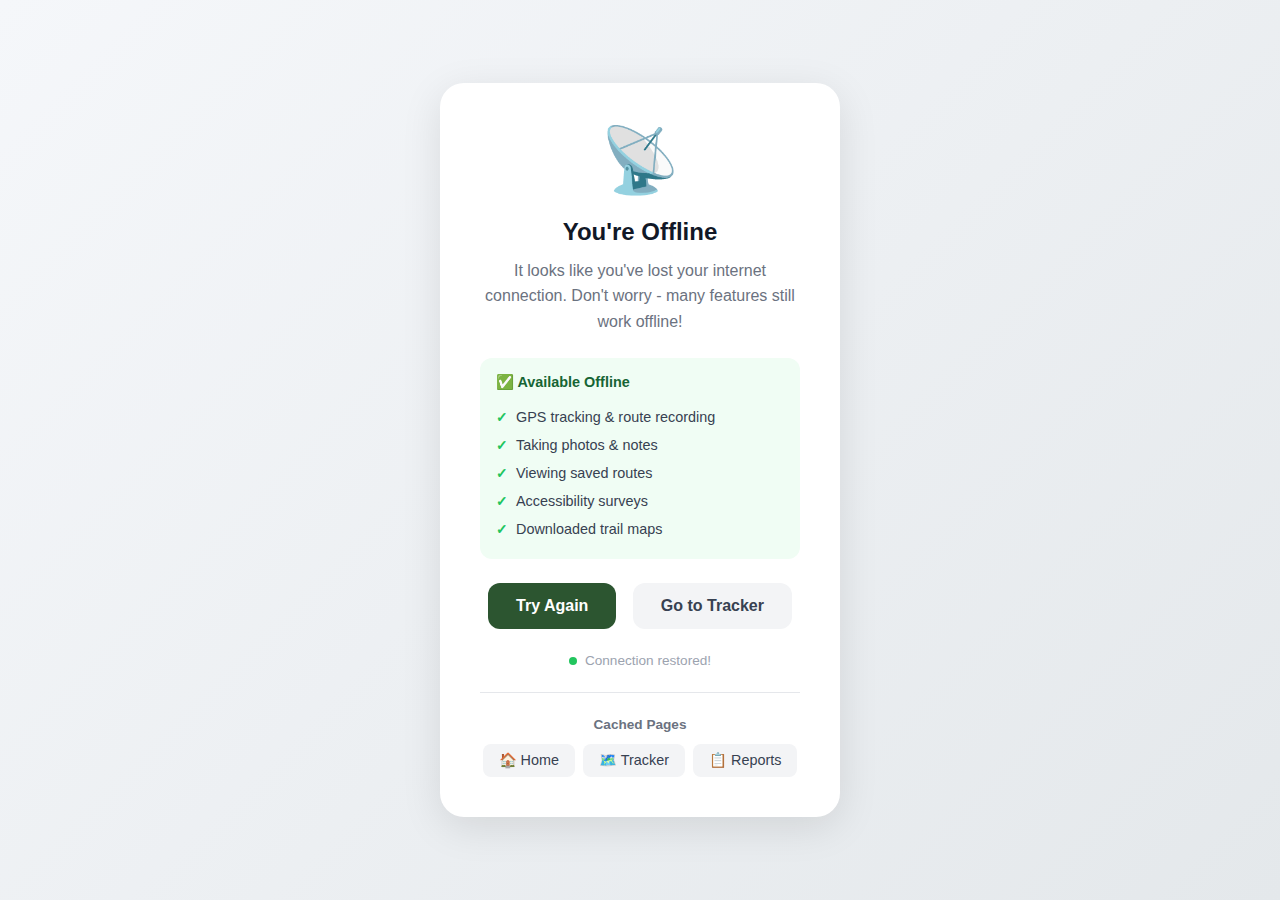
<file: offline.html>
<!DOCTYPE html>
<html lang="en">
<head>
  <meta charset="UTF-8">
  <meta name="viewport" content="width=device-width, initial-scale=1.0">
  <title>Offline - Access Nature</title>
  <style>
    * {
      box-sizing: border-box;
      margin: 0;
      padding: 0;
    }
    
    body {
      font-family: -apple-system, BlinkMacSystemFont, 'Segoe UI', Roboto, sans-serif;
      background: linear-gradient(135deg, #f5f7fa 0%, #e4e8eb 100%);
      min-height: 100vh;
      display: flex;
      flex-direction: column;
      align-items: center;
      justify-content: center;
      padding: 20px;
      text-align: center;
    }
    
    .offline-container {
      background: white;
      border-radius: 24px;
      padding: 40px;
      max-width: 400px;
      box-shadow: 0 10px 40px rgba(0, 0, 0, 0.1);
    }
    
    .offline-icon {
      font-size: 4rem;
      margin-bottom: 20px;
      animation: float 3s ease-in-out infinite;
    }
    
    @keyframes float {
      0%, 100% { transform: translateY(0); }
      50% { transform: translateY(-10px); }
    }
    
    h1 {
      font-size: 1.5rem;
      color: #111827;
      margin-bottom: 12px;
    }
    
    p {
      color: #6b7280;
      line-height: 1.6;
      margin-bottom: 24px;
    }
    
    .features-available {
      background: #f0fdf4;
      border-radius: 12px;
      padding: 16px;
      margin-bottom: 24px;
      text-align: left;
    }
    
    .features-available h3 {
      font-size: 0.9rem;
      color: #166534;
      margin-bottom: 12px;
      display: flex;
      align-items: center;
      gap: 8px;
    }
    
    .features-available ul {
      list-style: none;
      font-size: 0.9rem;
      color: #374151;
    }
    
    .features-available li {
      padding: 6px 0;
      display: flex;
      align-items: center;
      gap: 8px;
    }
    
    .features-available li::before {
      content: '✓';
      color: #22c55e;
      font-weight: bold;
    }
    
    .btn {
      display: inline-block;
      padding: 14px 28px;
      background: #2c5530;
      color: white;
      border: none;
      border-radius: 12px;
      font-size: 1rem;
      font-weight: 600;
      cursor: pointer;
      text-decoration: none;
      transition: all 0.2s;
    }
    
    .btn:hover {
      background: #1e3a21;
      transform: translateY(-2px);
    }
    
    .btn-secondary {
      background: #f3f4f6;
      color: #374151;
      margin-left: 12px;
    }
    
    .btn-secondary:hover {
      background: #e5e7eb;
    }
    
    .status-indicator {
      display: flex;
      align-items: center;
      justify-content: center;
      gap: 8px;
      margin-top: 24px;
      font-size: 0.85rem;
      color: #9ca3af;
    }
    
    .status-dot {
      width: 8px;
      height: 8px;
      background: #ef4444;
      border-radius: 50%;
      animation: pulse 2s infinite;
    }
    
    .status-dot.online {
      background: #22c55e;
    }
    
    @keyframes pulse {
      0%, 100% { opacity: 1; }
      50% { opacity: 0.5; }
    }
    
    .cached-pages {
      margin-top: 24px;
      padding-top: 24px;
      border-top: 1px solid #e5e7eb;
    }
    
    .cached-pages h4 {
      font-size: 0.85rem;
      color: #6b7280;
      margin-bottom: 12px;
    }
    
    .cached-links {
      display: flex;
      flex-wrap: wrap;
      gap: 8px;
      justify-content: center;
    }
    
    .cached-links a {
      padding: 8px 16px;
      background: #f3f4f6;
      color: #374151;
      border-radius: 8px;
      text-decoration: none;
      font-size: 0.9rem;
    }
    
    .cached-links a:hover {
      background: #e5e7eb;
    }
  </style>
</head>
<body>
  <div class="offline-container">
    <div class="offline-icon">📡</div>
    <h1>You're Offline</h1>
    <p>It looks like you've lost your internet connection. Don't worry - many features still work offline!</p>
    
    <div class="features-available">
      <h3>✅ Available Offline</h3>
      <ul>
        <li>GPS tracking & route recording</li>
        <li>Taking photos & notes</li>
        <li>Viewing saved routes</li>
        <li>Accessibility surveys</li>
        <li>Downloaded trail maps</li>
      </ul>
    </div>
    
    <button class="btn" onclick="tryReconnect()">
      Try Again
    </button>
    <a href="/tracker.html" class="btn btn-secondary">
      Go to Tracker
    </a>
    
    <div class="status-indicator">
      <span class="status-dot" id="statusDot"></span>
      <span id="statusText">Checking connection...</span>
    </div>
    
    <div class="cached-pages">
      <h4>Cached Pages</h4>
      <div class="cached-links">
        <a href="/index.html">🏠 Home</a>
        <a href="/tracker.html">🗺️ Tracker</a>
        <a href="/reports.html">📋 Reports</a>
      </div>
    </div>
  </div>
  
  <script>
    // Check connection status
    function updateStatus() {
      const dot = document.getElementById('statusDot');
      const text = document.getElementById('statusText');
      
      if (navigator.onLine) {
        dot.classList.add('online');
        text.textContent = 'Connection restored!';
        
        // Redirect to home after a moment
        setTimeout(() => {
          window.location.href = '/index.html';
        }, 1500);
      } else {
        dot.classList.remove('online');
        text.textContent = 'No internet connection';
      }
    }
    
    function tryReconnect() {
      const text = document.getElementById('statusText');
      text.textContent = 'Checking connection...';
      
      fetch('/index.html', { method: 'HEAD', cache: 'no-store' })
        .then(() => {
          window.location.reload();
        })
        .catch(() => {
          text.textContent = 'Still offline';
        });
    }
    
    // Listen for online/offline events
    window.addEventListener('online', updateStatus);
    window.addEventListener('offline', updateStatus);
    
    // Initial check
    updateStatus();
  </script>
</body>
</html>
</file>
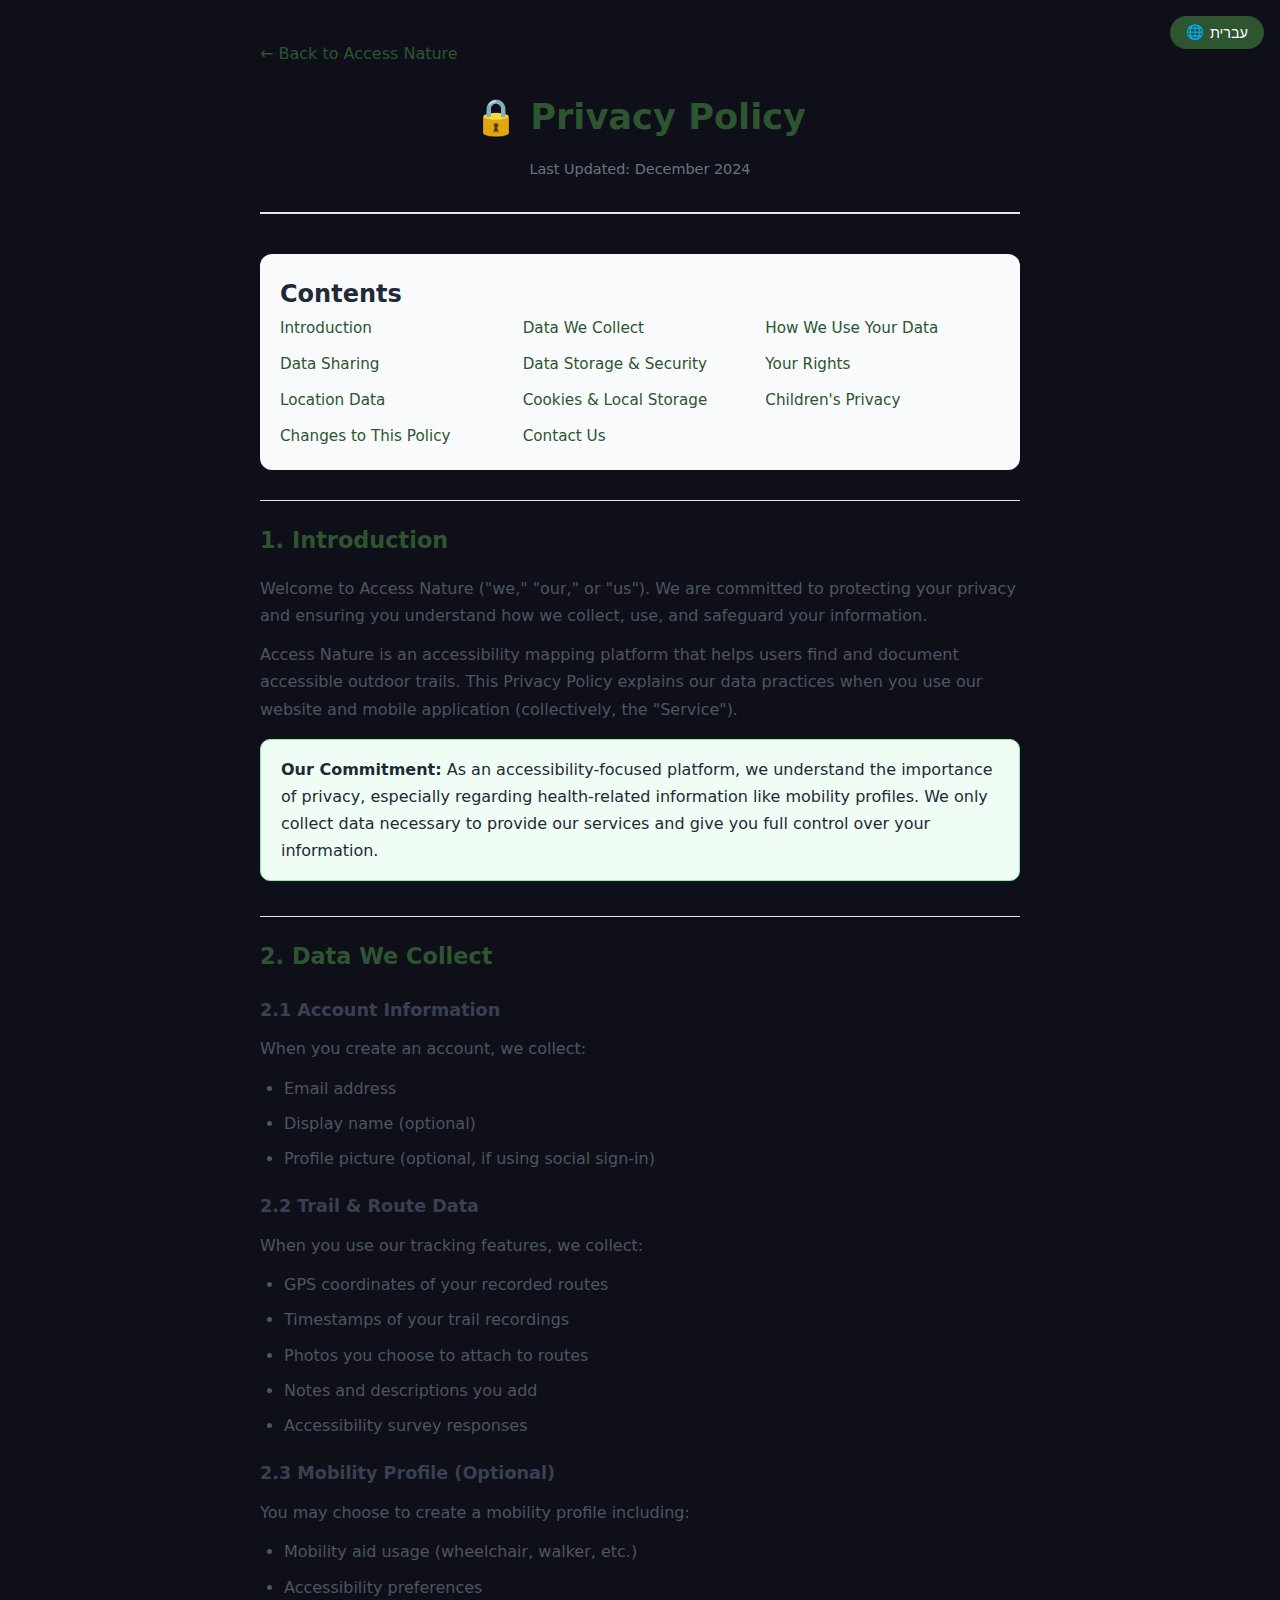
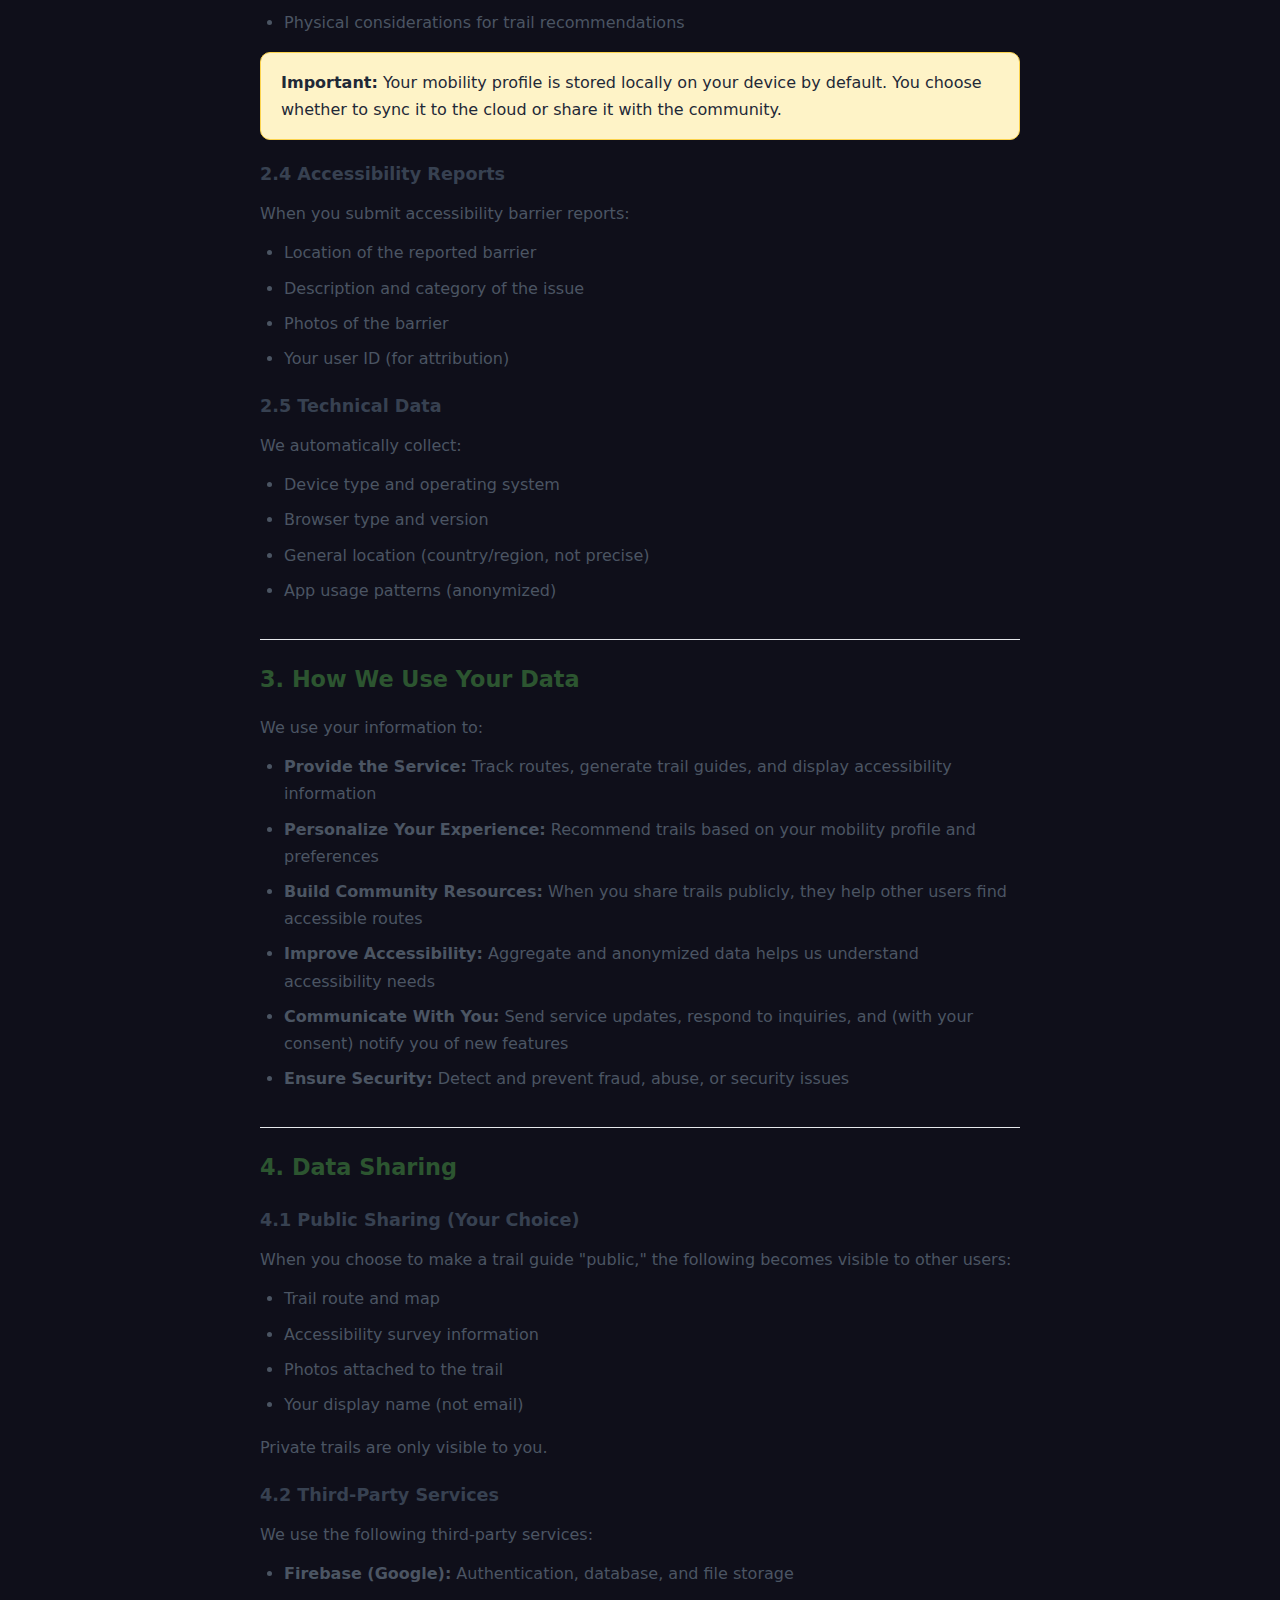
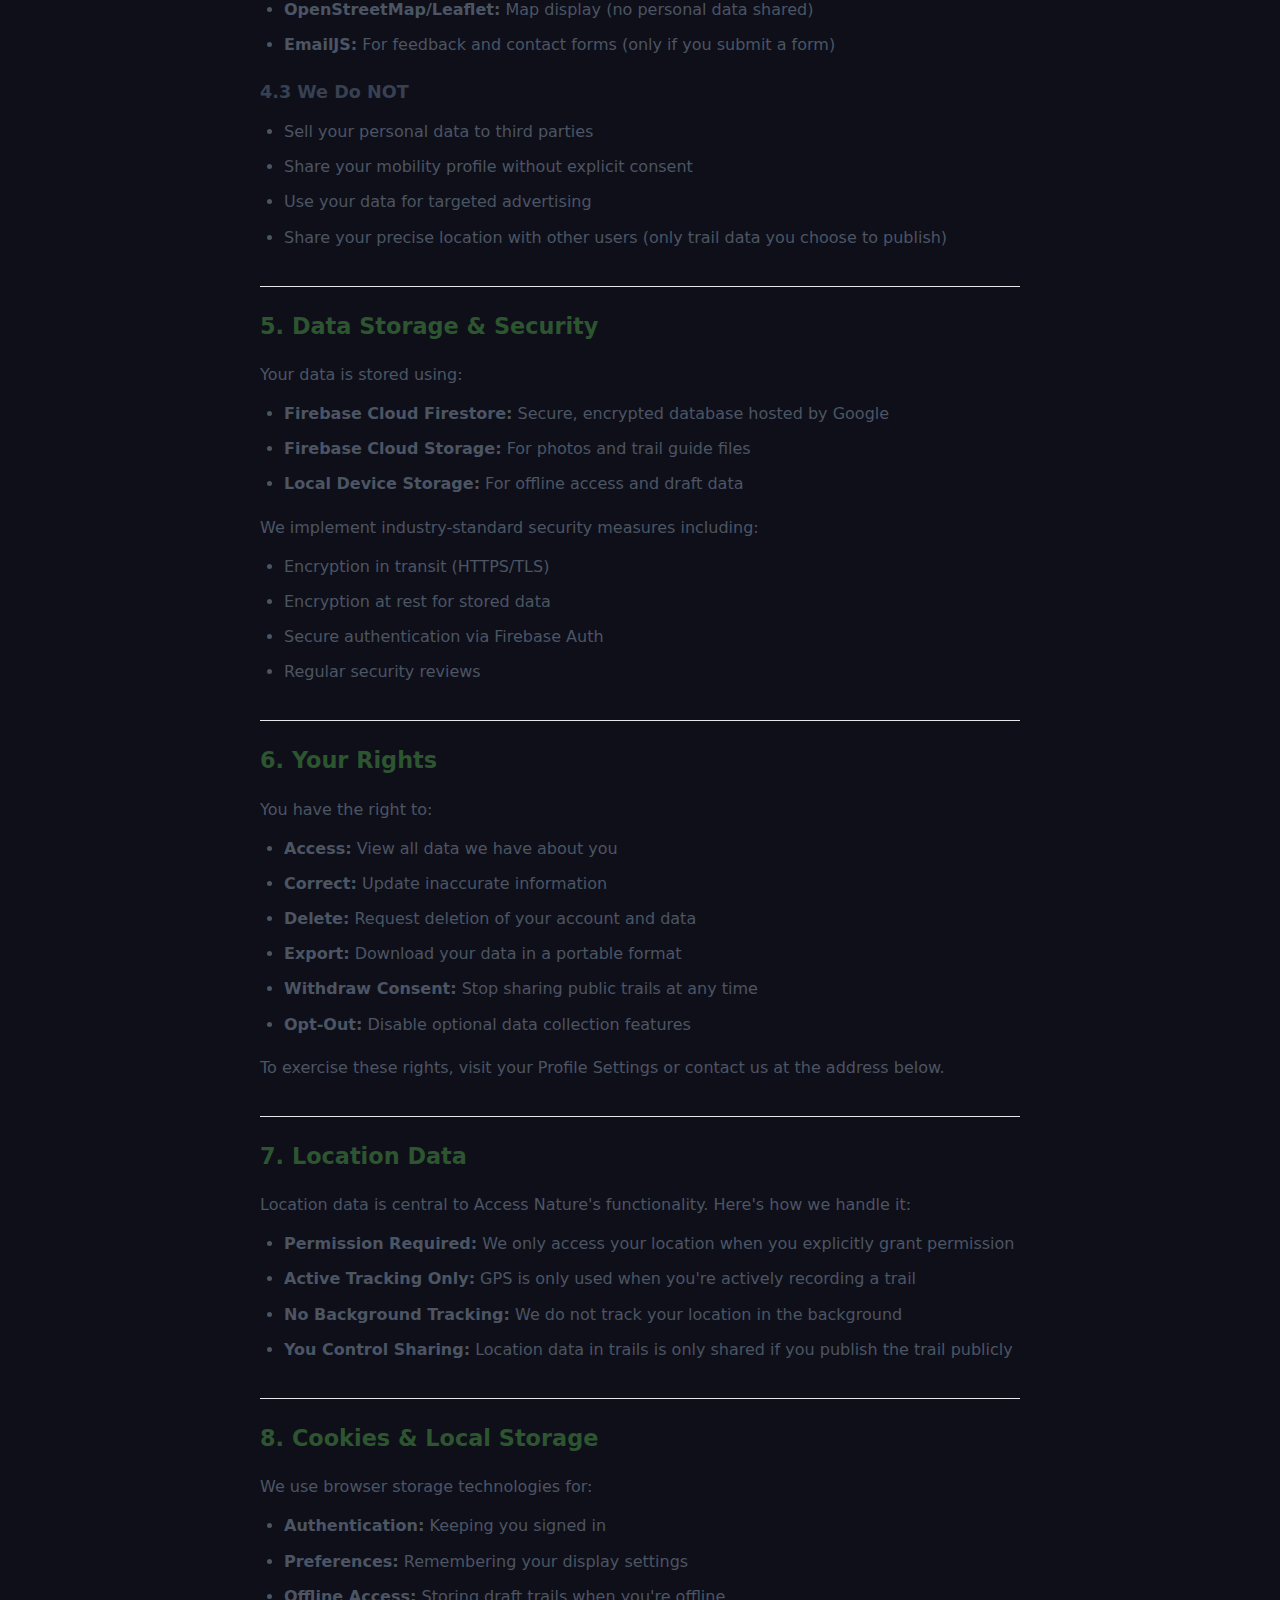
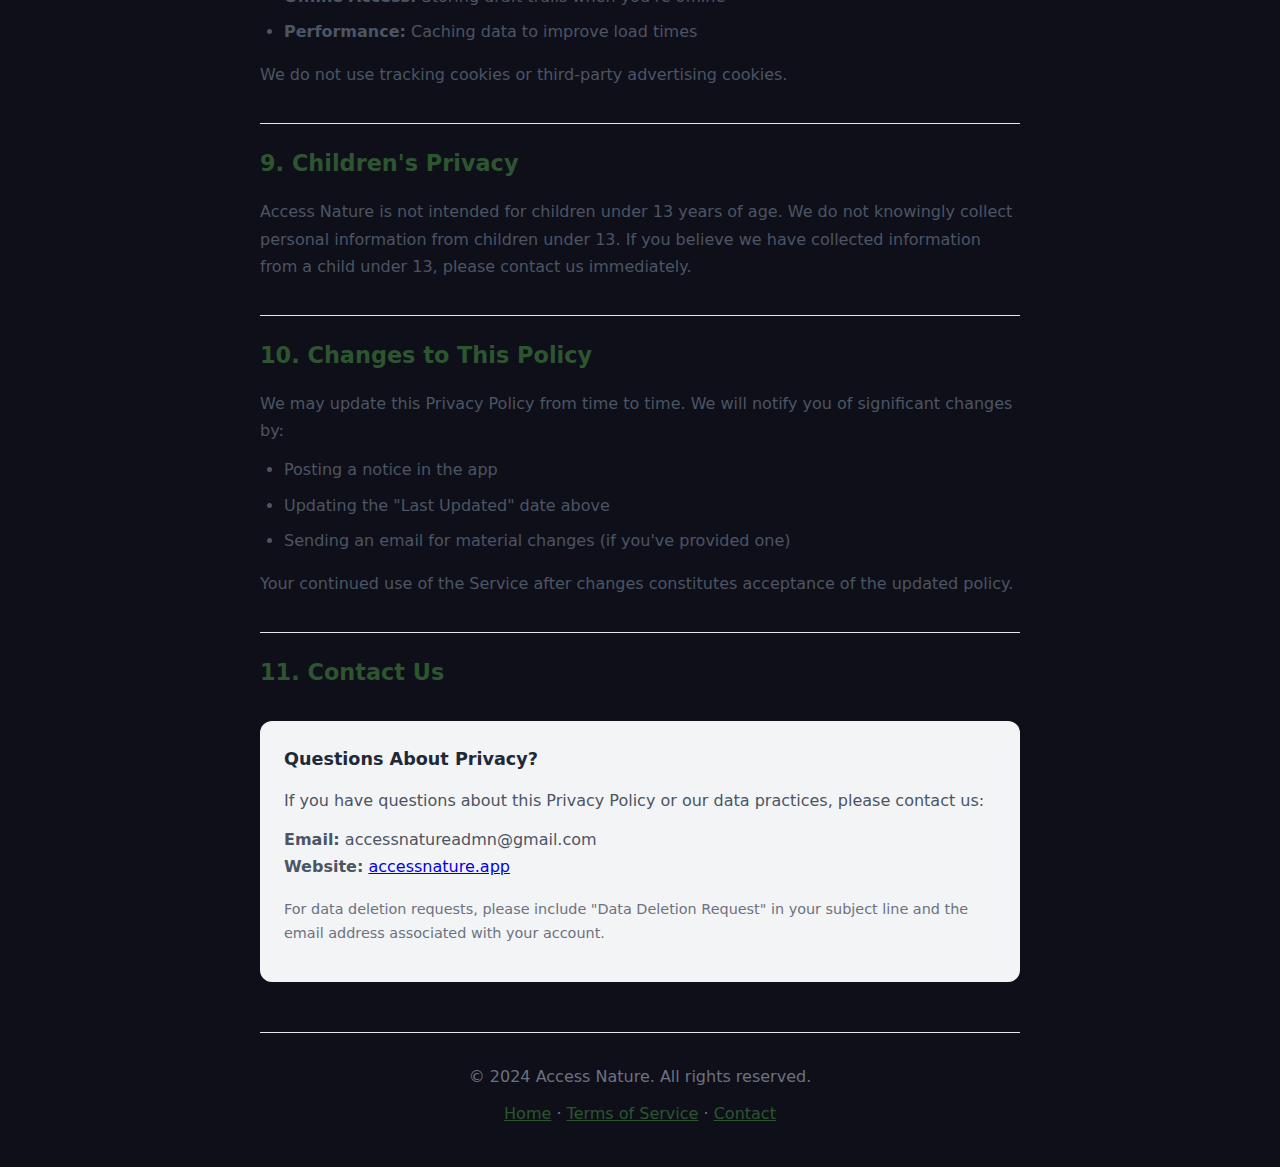
<file: privacy.html>
<!DOCTYPE html>
<html lang="en">
<head>
  <meta charset="UTF-8">
  <meta name="viewport" content="width=device-width, initial-scale=1.0">
  <title>Privacy Policy - Access Nature</title>
  <link rel="stylesheet" href="src/css/landing.css">
  <link rel="stylesheet" href="src/css/rtl.css">
  <link rel="manifest" href="manifest.json">
  <link rel="icon" type="image/svg+xml" href="src/assets/icon.svg">
  
  <!-- Apply language preference immediately -->
  <script>
    (function() {
      const lang = localStorage.getItem('accessNature_language') || 'en';
      if (lang === 'he') {
        document.documentElement.setAttribute('dir', 'rtl');
        document.documentElement.setAttribute('lang', 'he');
        document.documentElement.classList.add('rtl');
      }
    })();
  </script>
  
  <style>
    .legal-container {
      max-width: 800px;
      margin: 0 auto;
      padding: 40px 20px;
      font-family: system-ui, -apple-system, sans-serif;
      line-height: 1.7;
      color: #1f2937;
    }
    
    .legal-header {
      text-align: center;
      margin-bottom: 40px;
      padding-bottom: 30px;
      border-bottom: 2px solid #e5e7eb;
    }
    
    .legal-header h1 {
      color: #2c5530;
      font-size: 2.2rem;
      margin: 0 0 10px 0;
    }
    
    .legal-header .last-updated {
      color: #6b7280;
      font-size: 0.9rem;
    }
    
    .legal-nav {
      background: #f9fafb;
      padding: 20px;
      border-radius: 12px;
      margin-bottom: 30px;
    }
    
    .legal-nav h3 {
      margin: 0 0 12px 0;
      font-size: 0.9rem;
      color: #6b7280;
      text-transform: uppercase;
      letter-spacing: 0.5px;
    }
    
    .legal-nav ul {
      margin: 0;
      padding: 0;
      list-style: none;
      display: grid;
      grid-template-columns: repeat(auto-fit, minmax(200px, 1fr));
      gap: 8px;
    }
    
    .legal-nav a {
      color: #2c5530;
      text-decoration: none;
      font-size: 0.95rem;
    }
    
    .legal-nav a:hover {
      text-decoration: underline;
    }
    
    .legal-section {
      margin-bottom: 35px;
    }
    
    .legal-section h2 {
      color: #2c5530;
      font-size: 1.4rem;
      margin: 0 0 16px 0;
      padding-top: 20px;
      border-top: 1px solid #e5e7eb;
    }
    
    .legal-section h3 {
      color: #374151;
      font-size: 1.1rem;
      margin: 20px 0 10px 0;
    }
    
    .legal-section p {
      margin: 0 0 12px 0;
      color: #4b5563;
    }
    
    .legal-section ul, .legal-section ol {
      margin: 0 0 16px 0;
      padding-left: 24px;
      color: #4b5563;
    }
    
    .legal-section li {
      margin-bottom: 8px;
    }
    
    .highlight-box {
      background: #f0fdf4;
      border: 1px solid #86efac;
      border-radius: 10px;
      padding: 16px 20px;
      margin: 16px 0;
    }
    
    .highlight-box.warning {
      background: #fef3c7;
      border-color: #fcd34d;
    }
    
    .back-link {
      display: inline-flex;
      align-items: center;
      gap: 8px;
      color: #2c5530;
      text-decoration: none;
      font-weight: 500;
      margin-bottom: 20px;
    }
    
    .back-link:hover {
      text-decoration: underline;
    }
    
    .contact-box {
      background: #f3f4f6;
      border-radius: 12px;
      padding: 24px;
      margin-top: 30px;
    }
    
    .contact-box h3 {
      margin: 0 0 12px 0;
      color: #1f2937;
    }
    
    /* Language Toggle */
    .lang-toggle {
      position: fixed;
      top: 16px;
      right: 16px;
      background: #2c5530;
      color: white;
      border: none;
      padding: 8px 16px;
      border-radius: 20px;
      cursor: pointer;
      font-size: 0.9rem;
      z-index: 100;
      display: flex;
      align-items: center;
      gap: 6px;
    }
    
    .lang-toggle:hover {
      background: #234426;
    }
    
    html[dir="rtl"] .back-link {
      left: auto;
      right: 16px;
    }
    
    html[dir="rtl"] .lang-toggle {
      right: auto;
      left: 16px;
    }
    
    @media (max-width: 640px) {
      .legal-container {
        padding: 20px 16px;
      }
      
      .legal-header h1 {
        font-size: 1.8rem;
      }
      
      .legal-nav ul {
        grid-template-columns: 1fr;
      }
    }
  </style>
  
  <!-- Analytics & Error Monitoring -->
  <script src="src/utils/monitoring.js" defer></script>
</head>
<body>
  <div class="legal-container">
    <a href="index.html" class="back-link" data-i18n="legal.backToApp">← Back to Access Nature</a>
    <button class="lang-toggle" onclick="toggleLanguage()">🌐 <span id="langLabel">עברית</span></button>
    
    <header class="legal-header">
      <h1 data-i18n="privacy.title">🔒 Privacy Policy</h1>
      <p class="last-updated"><span data-i18n="legal.lastUpdated">Last Updated:</span> <span data-i18n="legal.december2024">December 2024</span></p>
    </header>
    
    <nav class="legal-nav">
      <h2 data-i18n="legal.contents">Contents</h2>
      <ul>
        <li><a href="#introduction" data-i18n="privacy.nav.introduction">Introduction</a></li>
        <li><a href="#data-collected" data-i18n="privacy.nav.dataCollected">Data We Collect</a></li>
        <li><a href="#how-we-use" data-i18n="privacy.nav.howWeUse">How We Use Your Data</a></li>
        <li><a href="#data-sharing" data-i18n="privacy.nav.dataSharing">Data Sharing</a></li>
        <li><a href="#data-storage" data-i18n="privacy.nav.dataStorage">Data Storage & Security</a></li>
        <li><a href="#your-rights" data-i18n="privacy.nav.yourRights">Your Rights</a></li>
        <li><a href="#location-data" data-i18n="privacy.nav.locationData">Location Data</a></li>
        <li><a href="#cookies" data-i18n="privacy.nav.cookies">Cookies & Local Storage</a></li>
        <li><a href="#children" data-i18n="privacy.nav.children">Children's Privacy</a></li>
        <li><a href="#changes" data-i18n="privacy.nav.changes">Changes to This Policy</a></li>
        <li><a href="#contact" data-i18n="privacy.nav.contact">Contact Us</a></li>
      </ul>
    </nav>
    
    <section class="legal-section" id="introduction">
      <h2>1. Introduction</h2>
      <p>Welcome to Access Nature ("we," "our," or "us"). We are committed to protecting your privacy and ensuring you understand how we collect, use, and safeguard your information.</p>
      <p>Access Nature is an accessibility mapping platform that helps users find and document accessible outdoor trails. This Privacy Policy explains our data practices when you use our website and mobile application (collectively, the "Service").</p>
      <div class="highlight-box">
        <strong>Our Commitment:</strong> As an accessibility-focused platform, we understand the importance of privacy, especially regarding health-related information like mobility profiles. We only collect data necessary to provide our services and give you full control over your information.
      </div>
    </section>
    
    <section class="legal-section" id="data-collected">
      <h2>2. Data We Collect</h2>
      
      <h3>2.1 Account Information</h3>
      <p>When you create an account, we collect:</p>
      <ul>
        <li>Email address</li>
        <li>Display name (optional)</li>
        <li>Profile picture (optional, if using social sign-in)</li>
      </ul>
      
      <h3>2.2 Trail & Route Data</h3>
      <p>When you use our tracking features, we collect:</p>
      <ul>
        <li>GPS coordinates of your recorded routes</li>
        <li>Timestamps of your trail recordings</li>
        <li>Photos you choose to attach to routes</li>
        <li>Notes and descriptions you add</li>
        <li>Accessibility survey responses</li>
      </ul>
      
      <h3>2.3 Mobility Profile (Optional)</h3>
      <p>You may choose to create a mobility profile including:</p>
      <ul>
        <li>Mobility aid usage (wheelchair, walker, etc.)</li>
        <li>Accessibility preferences</li>
        <li>Physical considerations for trail recommendations</li>
      </ul>
      <div class="highlight-box warning">
        <strong>Important:</strong> Your mobility profile is stored locally on your device by default. You choose whether to sync it to the cloud or share it with the community.
      </div>
      
      <h3>2.4 Accessibility Reports</h3>
      <p>When you submit accessibility barrier reports:</p>
      <ul>
        <li>Location of the reported barrier</li>
        <li>Description and category of the issue</li>
        <li>Photos of the barrier</li>
        <li>Your user ID (for attribution)</li>
      </ul>
      
      <h3>2.5 Technical Data</h3>
      <p>We automatically collect:</p>
      <ul>
        <li>Device type and operating system</li>
        <li>Browser type and version</li>
        <li>General location (country/region, not precise)</li>
        <li>App usage patterns (anonymized)</li>
      </ul>
    </section>
    
    <section class="legal-section" id="how-we-use">
      <h2>3. How We Use Your Data</h2>
      <p>We use your information to:</p>
      <ul>
        <li><strong>Provide the Service:</strong> Track routes, generate trail guides, and display accessibility information</li>
        <li><strong>Personalize Your Experience:</strong> Recommend trails based on your mobility profile and preferences</li>
        <li><strong>Build Community Resources:</strong> When you share trails publicly, they help other users find accessible routes</li>
        <li><strong>Improve Accessibility:</strong> Aggregate and anonymized data helps us understand accessibility needs</li>
        <li><strong>Communicate With You:</strong> Send service updates, respond to inquiries, and (with your consent) notify you of new features</li>
        <li><strong>Ensure Security:</strong> Detect and prevent fraud, abuse, or security issues</li>
      </ul>
    </section>
    
    <section class="legal-section" id="data-sharing">
      <h2>4. Data Sharing</h2>
      
      <h3>4.1 Public Sharing (Your Choice)</h3>
      <p>When you choose to make a trail guide "public," the following becomes visible to other users:</p>
      <ul>
        <li>Trail route and map</li>
        <li>Accessibility survey information</li>
        <li>Photos attached to the trail</li>
        <li>Your display name (not email)</li>
      </ul>
      <p>Private trails are only visible to you.</p>
      
      <h3>4.2 Third-Party Services</h3>
      <p>We use the following third-party services:</p>
      <ul>
        <li><strong>Firebase (Google):</strong> Authentication, database, and file storage</li>
        <li><strong>OpenStreetMap/Leaflet:</strong> Map display (no personal data shared)</li>
        <li><strong>EmailJS:</strong> For feedback and contact forms (only if you submit a form)</li>
      </ul>
      
      <h3>4.3 We Do NOT</h3>
      <ul>
        <li>Sell your personal data to third parties</li>
        <li>Share your mobility profile without explicit consent</li>
        <li>Use your data for targeted advertising</li>
        <li>Share your precise location with other users (only trail data you choose to publish)</li>
      </ul>
    </section>
    
    <section class="legal-section" id="data-storage">
      <h2>5. Data Storage & Security</h2>
      <p>Your data is stored using:</p>
      <ul>
        <li><strong>Firebase Cloud Firestore:</strong> Secure, encrypted database hosted by Google</li>
        <li><strong>Firebase Cloud Storage:</strong> For photos and trail guide files</li>
        <li><strong>Local Device Storage:</strong> For offline access and draft data</li>
      </ul>
      <p>We implement industry-standard security measures including:</p>
      <ul>
        <li>Encryption in transit (HTTPS/TLS)</li>
        <li>Encryption at rest for stored data</li>
        <li>Secure authentication via Firebase Auth</li>
        <li>Regular security reviews</li>
      </ul>
    </section>
    
    <section class="legal-section" id="your-rights">
      <h2>6. Your Rights</h2>
      <p>You have the right to:</p>
      <ul>
        <li><strong>Access:</strong> View all data we have about you</li>
        <li><strong>Correct:</strong> Update inaccurate information</li>
        <li><strong>Delete:</strong> Request deletion of your account and data</li>
        <li><strong>Export:</strong> Download your data in a portable format</li>
        <li><strong>Withdraw Consent:</strong> Stop sharing public trails at any time</li>
        <li><strong>Opt-Out:</strong> Disable optional data collection features</li>
      </ul>
      <p>To exercise these rights, visit your Profile Settings or contact us at the address below.</p>
    </section>
    
    <section class="legal-section" id="location-data">
      <h2>7. Location Data</h2>
      <p>Location data is central to Access Nature's functionality. Here's how we handle it:</p>
      <ul>
        <li><strong>Permission Required:</strong> We only access your location when you explicitly grant permission</li>
        <li><strong>Active Tracking Only:</strong> GPS is only used when you're actively recording a trail</li>
        <li><strong>No Background Tracking:</strong> We do not track your location in the background</li>
        <li><strong>You Control Sharing:</strong> Location data in trails is only shared if you publish the trail publicly</li>
      </ul>
    </section>
    
    <section class="legal-section" id="cookies">
      <h2>8. Cookies & Local Storage</h2>
      <p>We use browser storage technologies for:</p>
      <ul>
        <li><strong>Authentication:</strong> Keeping you signed in</li>
        <li><strong>Preferences:</strong> Remembering your display settings</li>
        <li><strong>Offline Access:</strong> Storing draft trails when you're offline</li>
        <li><strong>Performance:</strong> Caching data to improve load times</li>
      </ul>
      <p>We do not use tracking cookies or third-party advertising cookies.</p>
    </section>
    
    <section class="legal-section" id="children">
      <h2>9. Children's Privacy</h2>
      <p>Access Nature is not intended for children under 13 years of age. We do not knowingly collect personal information from children under 13. If you believe we have collected information from a child under 13, please contact us immediately.</p>
    </section>
    
    <section class="legal-section" id="changes">
      <h2>10. Changes to This Policy</h2>
      <p>We may update this Privacy Policy from time to time. We will notify you of significant changes by:</p>
      <ul>
        <li>Posting a notice in the app</li>
        <li>Updating the "Last Updated" date above</li>
        <li>Sending an email for material changes (if you've provided one)</li>
      </ul>
      <p>Your continued use of the Service after changes constitutes acceptance of the updated policy.</p>
    </section>
    
    <section class="legal-section" id="contact">
      <h2>11. Contact Us</h2>
      <div class="contact-box">
        <h3>Questions About Privacy?</h3>
        <p>If you have questions about this Privacy Policy or our data practices, please contact us:</p>
        <p>
          <strong>Email:</strong> accessnatureadmn@gmail.com<br>
          <strong>Website:</strong> <a href="index.html">accessnature.app</a>
        </p>
        <p style="margin-top: 16px; color: #6b7280; font-size: 0.9rem;">
          For data deletion requests, please include "Data Deletion Request" in your subject line and the email address associated with your account.
        </p>
      </div>
    </section>
    
    <footer style="margin-top: 50px; padding-top: 30px; border-top: 1px solid #e5e7eb; text-align: center; color: #6b7280;">
      <p>© 2024 Access Nature. <span data-i18n="legal.allRightsReserved">All rights reserved.</span></p>
      <p style="margin-top: 10px;">
        <a href="index.html" style="color: #2c5530;" data-i18n="legal.home">Home</a> · 
        <a href="terms.html" style="color: #2c5530;" data-i18n="footer.terms">Terms of Service</a> · 
        <a href="index.html#contact" style="color: #2c5530;" data-i18n="footer.contact">Contact</a>
      </p>
    </footer>
  </div>
  
  <!-- i18n Initialization -->
  <script type="module">
    import { i18n, t } from './src/i18n/i18n.js';
    
    window.toggleLanguage = async function() {
      const currentLang = localStorage.getItem('accessNature_language') || 'en';
      const newLang = currentLang === 'en' ? 'he' : 'en';
      await i18n.setLanguage(newLang);
      updateLangLabel();
    };
    
    function updateLangLabel() {
      const currentLang = localStorage.getItem('accessNature_language') || 'en';
      const label = document.getElementById('langLabel');
      if (label) {
        label.textContent = currentLang === 'en' ? 'עברית' : 'English';
      }
    }
    
    try {
      await i18n.init();
      i18n.translatePage();
      updateLangLabel();
      
      i18n.onLanguageChange(() => {
        i18n.translatePage();
        updateLangLabel();
      });
      
      window.i18n = i18n;
      window.t = t;
    } catch (e) {
      console.warn('i18n initialization failed:', e);
    }
  </script>
</body>
</html>
</file>
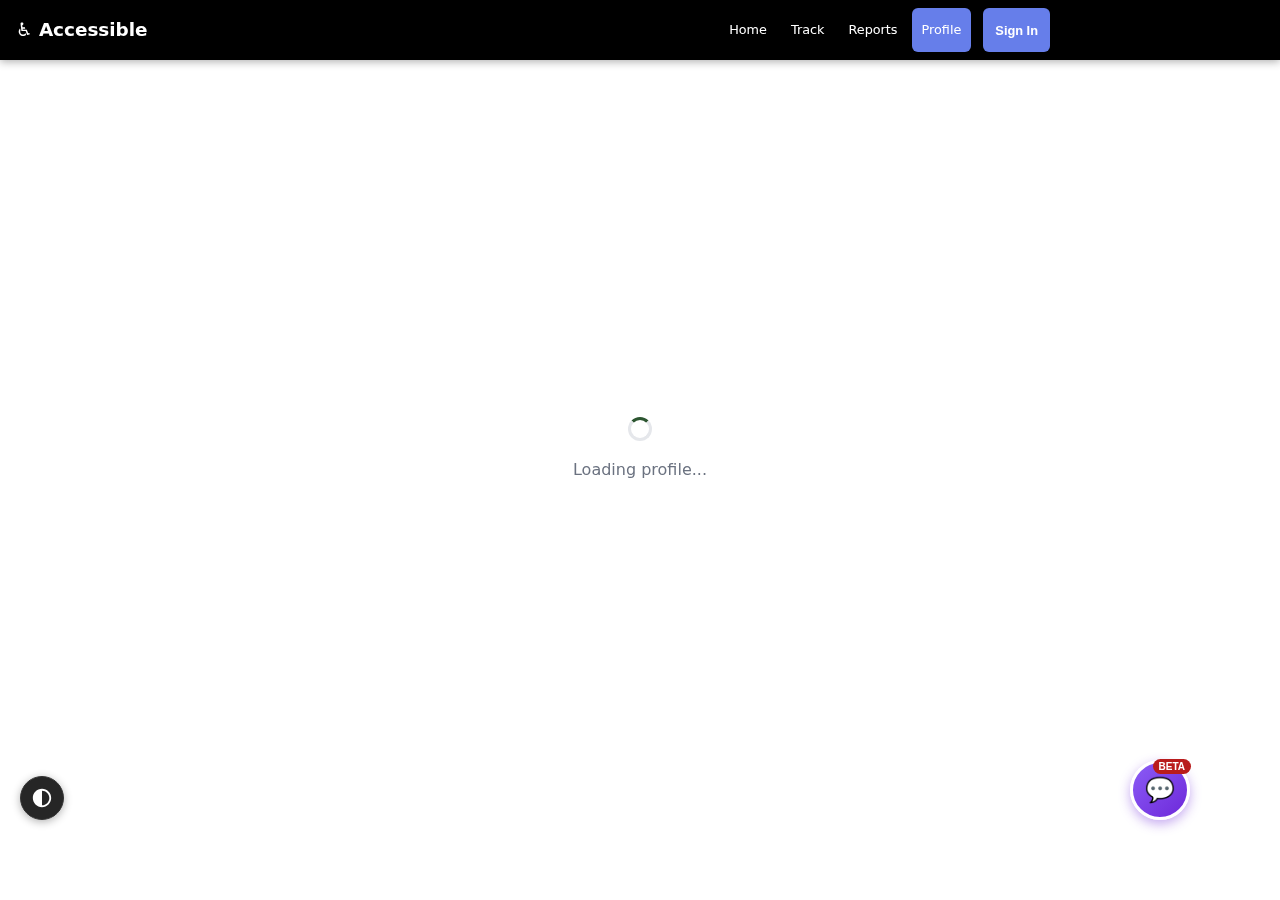
<file: profile.html>
<!DOCTYPE html>
<html lang="en">
<head>
  <meta charset="UTF-8">
  <meta name="viewport" content="width=device-width, initial-scale=1.0">
  <title>My Profile - Accessible</title>
  <link rel="stylesheet" href="src/css/landing.css">
  <link rel="stylesheet" href="src/css/unified-nav.css">
  <link rel="stylesheet" href="src/css/mobile-responsive.css">
  <link rel="stylesheet" href="src/css/error-messages.css">
  <link rel="stylesheet" href="src/css/rtl.css">
  <link rel="stylesheet" href="src/css/high-contrast.css">
  <link rel="stylesheet" href="src/css/global-nav.css">
  <link rel="manifest" href="manifest.json">
  <link rel="icon" type="image/svg+xml" href="src/assets/icon.svg">
  <link rel="apple-touch-icon" href="src/assets/icon-192.png">
  <meta name="theme-color" content="#2c5530">
  <meta name="apple-mobile-web-app-capable" content="yes">
  <meta name="apple-mobile-web-app-status-bar-style" content="default">
  
  <!-- CRITICAL: Apply saved preferences immediately to prevent flash -->
  <script>
    (function() {
      try {
        var prefs = JSON.parse(localStorage.getItem('accessNature_displayPrefs') || '{}');
        if (prefs.highContrast) {
          document.documentElement.classList.add('high-contrast');
        }
        if (prefs.reducedMotion) {
          document.documentElement.classList.add('reduced-motion');
        }
      } catch(e) {}
    })();
  </script>
  
  <style>
    * {
      box-sizing: border-box;
    }
    
    /* WCAG Accessibility Styles */
    .visually-hidden {
      position: absolute;
      width: 1px;
      height: 1px;
      padding: 0;
      margin: -1px;
      overflow: hidden;
      clip: rect(0, 0, 0, 0);
      white-space: nowrap;
      border: 0;
    }

    /* Focus styles */
    button:focus-visible,
    a:focus-visible,
    input:focus-visible,
    select:focus-visible,
    textarea:focus-visible {
      outline: 3px solid #2c5530;
      outline-offset: 2px;
    }

    /* Skip link */
    .skip-link {
      position: absolute;
      top: 0;
      left: 0;
      background: #2c5530;
      color: white;
      padding: 8px 16px;
      z-index: 100000;
      text-decoration: none;
      font-weight: 500;
      transform: translateY(-100%);
      transition: transform 0.2s ease;
    }

    .skip-link:focus {
      transform: translateY(0);
    }
    
    /* Critical: Top navigation hamburger menu (must be inline for mobile) */
    .top-nav {
      position: fixed;
      top: 0;
      left: 0;
      right: 0;
      height: 60px;
      background: #000;
      color: white;
      padding: 0 16px;
      padding-right: 230px; /* Space for top toolbar on desktop */
      display: flex;
      align-items: center;
      z-index: 9999;
      box-shadow: 0 2px 8px rgba(0,0,0,0.3);
    }
    
    .nav-brand {
      display: flex;
      align-items: center;
      gap: 8px;
      color: white;
      text-decoration: none;
      font-weight: 700;
      font-size: 1.15rem;
      margin-right: auto;
    }
    
    .nav-auth-indicator {
      display: none;
    }
    
    .menu-toggle {
      display: none;
    }
    
    /* Desktop: show nav-menu, hide hamburger */
    @media (min-width: 769px) {
      .menu-toggle { display: none !important; }
      .nav-menu {
        display: flex !important;
        position: static;
        background: none;
        box-shadow: none;
        padding: 0;
        gap: 4px;
        align-items: center;
      }
      /* Hide emoji icons on desktop to save space */
      .nav-menu .nav-icon-emoji {
        display: none;
      }
      .nav-menu .nav-link {
        padding: 6px 10px;
        border-radius: 6px;
        color: #fff;
        text-decoration: none;
        font-size: 0.8rem;
        display: inline-flex;
        align-items: center;
        justify-content: center;
        line-height: 1;
        height: 32px;
        box-sizing: border-box;
      }
      .nav-menu .nav-link:hover {
        background: rgba(255,255,255,0.15);
      }
      .nav-menu .nav-link.active {
        background: #667eea;
        color: white;
      }
      .nav-menu .nav-auth {
        margin-left: 8px;
        display: flex;
        align-items: center;
      }
      .nav-menu .nav-auth .btn {
        padding: 6px 12px;
        border-radius: 6px;
        border: none;
        background: #667eea;
        color: white;
        cursor: pointer;
        font-size: 0.8rem;
        display: inline-flex;
        align-items: center;
        justify-content: center;
        gap: 6px;
        height: 32px;
        box-sizing: border-box;
      }
      .nav-menu .nav-auth .btn:hover {
        background: #5a6fd6;
      }
    }
    
    /* Mobile: reset padding, hide hamburger (replaced by bottom nav) */
    @media (max-width: 768px) {
      .top-nav { padding-right: 16px; }
      .menu-toggle { display: none !important; }
      .nav-menu { display: none !important; }
    }
    
    .hamburger-icon {
      display: flex;
      flex-direction: column;
      gap: 5px;
      width: 24px;
    }
    
    .hamburger-icon span {
      display: block;
      height: 3px;
      background: white;
      border-radius: 2px;
      transition: transform 0.3s ease;
    }
    
    .menu-toggle.active .hamburger-icon span:nth-child(1) {
      transform: translateY(8px) rotate(45deg);
    }
    .menu-toggle.active .hamburger-icon span:nth-child(2) {
      opacity: 0;
    }
    .menu-toggle.active .hamburger-icon span:nth-child(3) {
      transform: translateY(-8px) rotate(-45deg);
    }
    
    body {
      font-family: system-ui, -apple-system, BlinkMacSystemFont, 'Segoe UI', sans-serif;
      margin: 0;
      padding: 0;
      padding-top: 56px; /* Account for fixed top-nav */
      background: #f8fafc;
      color: #1f2937;
      min-height: 100vh;
    }
    
    /* Header */
    .profile-header {
      background: linear-gradient(135deg, #2c5530 0%, #4a7c59 100%);
      color: white;
      padding: 0;
      position: relative; /* Changed from sticky - no need with top-nav */
    }
    
    /* Profile Card */
    .profile-card {
      padding: 24px 20px;
      display: flex;
      align-items: center;
      gap: 16px;
    }
    
    .profile-avatar {
      width: 80px;
      height: 80px;
      border-radius: 50%;
      background: rgba(255,255,255,0.2);
      display: flex;
      align-items: center;
      justify-content: center;
      font-size: 2.5rem;
      border: 3px solid rgba(255,255,255,0.3);
      overflow: hidden;
    }
    
    .profile-avatar img {
      width: 100%;
      height: 100%;
      object-fit: cover;
    }
    
    .profile-info {
      flex: 1;
    }
    
    .profile-name {
      font-size: 1.4rem;
      font-weight: 700;
      margin: 0 0 4px 0;
    }
    
    .profile-email {
      font-size: 0.9rem;
      opacity: 0.85;
      margin: 0 0 8px 0;
    }
    
    .profile-badge {
      display: inline-flex;
      align-items: center;
      gap: 4px;
      background: rgba(255,255,255,0.2);
      padding: 4px 10px;
      border-radius: 20px;
      font-size: 0.8rem;
    }
    
    /* Main Content */
    .profile-content {
      padding: 20px;
      max-width: 800px;
      margin: 0 auto;
    }
    
    /* Stats Grid */
    .stats-grid {
      display: grid;
      grid-template-columns: repeat(3, 1fr);
      gap: 12px;
      margin-bottom: 24px;
    }
    
    .stat-card {
      background: white;
      border-radius: 16px;
      padding: 20px 16px;
      text-align: center;
      box-shadow: 0 2px 8px rgba(0,0,0,0.06);
    }
    
    .stat-icon {
      font-size: 1.8rem;
      margin-bottom: 8px;
    }
    
    .stat-value {
      font-size: 1.8rem;
      font-weight: 700;
      color: #2c5530;
      line-height: 1;
      margin-bottom: 4px;
      min-height: 32px;
      display: flex;
      align-items: center;
      justify-content: center;
    }
    
    /* Loading spinner for stats */
    .stat-loading {
      display: inline-block;
      width: 24px;
      height: 24px;
      border: 3px solid #e5e7eb;
      border-top-color: #2c5530;
      border-radius: 50%;
      animation: spin 0.8s linear infinite;
    }
    
    @keyframes spin {
      to { transform: rotate(360deg); }
    }
    
    .stat-label {
      font-size: 0.75rem;
      color: #6b7280;
      text-transform: uppercase;
      letter-spacing: 0.5px;
    }
    
    /* Sections */
    .profile-section {
      background: white;
      border-radius: 16px;
      margin-bottom: 16px;
      box-shadow: 0 2px 8px rgba(0,0,0,0.06);
      overflow: hidden;
    }
    
    .section-header {
      display: flex;
      align-items: center;
      justify-content: space-between;
      padding: 16px 20px;
      border-bottom: 1px solid #f3f4f6;
    }
    
    .section-title {
      display: flex;
      align-items: center;
      gap: 10px;
      font-size: 1rem;
      font-weight: 600;
      color: #1f2937;
      margin: 0;
    }
    
    .section-title .icon {
      font-size: 1.2rem;
    }
    
    .section-action {
      color: #2c5530;
      font-size: 0.9rem;
      font-weight: 500;
      text-decoration: none;
      padding: 6px 12px;
      border-radius: 6px;
      transition: background 0.2s;
    }
    
    .section-action:hover {
      background: #f0fdf4;
    }
    
    .section-content {
      padding: 16px 20px;
    }
    
    /* Settings Items */
    .settings-list {
      list-style: none;
      margin: 0;
      padding: 0;
    }
    
    .settings-item {
      display: flex;
      align-items: center;
      justify-content: space-between;
      padding: 14px 20px;
      border-bottom: 1px solid #f3f4f6;
      cursor: pointer;
      transition: background 0.2s;
    }
    
    .settings-item:last-child {
      border-bottom: none;
    }
    
    .settings-item:hover {
      background: #f9fafb;
    }
    
    .settings-item-left {
      display: flex;
      align-items: center;
      gap: 14px;
    }
    
    .settings-item-icon {
      width: 40px;
      height: 40px;
      border-radius: 10px;
      display: flex;
      align-items: center;
      justify-content: center;
      font-size: 1.2rem;
    }
    
    .settings-item-icon.green { background: #dcfce7; }
    .settings-item-icon.blue { background: #dbeafe; }
    .settings-item-icon.purple { background: #ede9fe; }
    .settings-item-icon.orange { background: #ffedd5; }
    .settings-item-icon.red { background: #fee2e2; }
    
    .settings-item-text h4 {
      margin: 0 0 2px 0;
      font-size: 0.95rem;
      font-weight: 500;
    }
    
    .settings-item-text p {
      margin: 0;
      font-size: 0.8rem;
      color: #6b7280;
    }
    
    .settings-item-right {
      color: #9ca3af;
      font-size: 1.2rem;
    }
    
    /* Mobility Profile Preview */
    .mobility-preview {
      display: flex;
      flex-wrap: wrap;
      gap: 8px;
    }
    
    .mobility-tag {
      display: inline-flex;
      align-items: center;
      gap: 6px;
      background: #f0fdf4;
      color: #166534;
      padding: 6px 12px;
      border-radius: 20px;
      font-size: 0.85rem;
    }
    
    .mobility-empty {
      color: #6b7280;
      font-size: 0.9rem;
      padding: 8px 0;
    }
    
    /* Form Elements */
    .form-group {
      margin-bottom: 16px;
    }
    
    .form-label {
      display: block;
      font-size: 0.85rem;
      font-weight: 600;
      color: #374151;
      margin-bottom: 6px;
    }
    
    .form-input {
      width: 100%;
      padding: 12px 14px;
      border: 1px solid #e5e7eb;
      border-radius: 10px;
      font-size: 1rem;
      transition: border-color 0.2s, box-shadow 0.2s;
    }
    
    .form-input:focus {
      outline: none;
      border-color: #2c5530;
      box-shadow: 0 0 0 3px rgba(44, 85, 48, 0.1);
    }
    
    /* Buttons */
    .btn {
      display: inline-flex;
      align-items: center;
      justify-content: center;
      gap: 8px;
      padding: 12px 24px;
      border-radius: 10px;
      font-size: 1rem;
      font-weight: 500;
      cursor: pointer;
      transition: all 0.2s;
      border: none;
    }
    
    .btn-primary {
      background: linear-gradient(135deg, #2c5530, #4a7c59);
      color: white;
    }
    
    .btn-primary:hover {
      transform: translateY(-1px);
      box-shadow: 0 4px 12px rgba(44, 85, 48, 0.3);
    }
    
    .btn-secondary {
      background: #f3f4f6;
      color: #374151;
    }
    
    .btn-secondary:hover {
      background: #e5e7eb;
    }
    
    .btn-danger {
      background: #fee2e2;
      color: #dc2626;
    }
    
    .btn-danger:hover {
      background: #fecaca;
    }
    
    .btn-block {
      width: 100%;
    }
    
    /* Modal */
    .modal-overlay {
      position: fixed;
      top: 0;
      left: 0;
      right: 0;
      bottom: 0;
      background: rgba(0,0,0,0.5);
      display: flex;
      align-items: center;
      justify-content: center;
      z-index: 1000;
      padding: 20px;
      opacity: 0;
      visibility: hidden;
      transition: all 0.2s;
    }
    
    .modal-overlay.active {
      opacity: 1;
      visibility: visible;
    }
    
    .modal-content {
      background: white;
      border-radius: 20px;
      width: 100%;
      max-width: 440px;
      max-height: 90vh;
      overflow-y: auto;
      transform: translateY(20px);
      transition: transform 0.2s;
    }
    
    .modal-overlay.active .modal-content {
      transform: translateY(0);
    }
    
    .modal-header {
      display: flex;
      align-items: center;
      justify-content: space-between;
      padding: 20px;
      border-bottom: 1px solid #e5e7eb;
    }
    
    .modal-title {
      font-size: 1.2rem;
      font-weight: 600;
      margin: 0;
    }
    
    .modal-close {
      width: 36px;
      height: 36px;
      border-radius: 50%;
      border: none;
      background: #f3f4f6;
      cursor: pointer;
      font-size: 1.2rem;
      display: flex;
      align-items: center;
      justify-content: center;
    }
    
    .modal-body {
      padding: 20px;
    }
    
    .modal-footer {
      padding: 16px 20px;
      border-top: 1px solid #e5e7eb;
      display: flex;
      gap: 12px;
      justify-content: flex-end;
    }
    
    /* Toast */
    .toast-container {
      position: fixed;
      bottom: 20px;
      left: 50%;
      transform: translateX(-50%);
      z-index: 2000;
    }
    
    .toast {
      background: #1f2937;
      color: white;
      padding: 14px 24px;
      border-radius: 12px;
      font-size: 0.95rem;
      box-shadow: 0 4px 20px rgba(0,0,0,0.2);
      display: flex;
      align-items: center;
      gap: 10px;
      animation: slideUp 0.3s ease;
    }
    
    .toast.success { background: #166534; }
    .toast.error { background: #dc2626; }
    
    @keyframes slideUp {
      from {
        opacity: 0;
        transform: translateY(20px);
      }
      to {
        opacity: 1;
        transform: translateY(0);
      }
    }
    
    /* Loading State */
    .loading-spinner {
      width: 24px;
      height: 24px;
      border: 3px solid #e5e7eb;
      border-top-color: #2c5530;
      border-radius: 50%;
      animation: spin 0.8s linear infinite;
    }
    
    @keyframes spin {
      to { transform: rotate(360deg); }
    }
    
    .loading-overlay {
      position: fixed;
      top: 0;
      left: 0;
      right: 0;
      bottom: 0;
      background: rgba(255,255,255,0.9);
      display: flex;
      flex-direction: column;
      align-items: center;
      justify-content: center;
      z-index: 999;
    }
    
    .loading-overlay p {
      margin-top: 16px;
      color: #6b7280;
    }
    
    /* Sign In Prompt */
    .signin-prompt {
      text-align: center;
      padding: 60px 20px;
    }
    
    .signin-prompt .icon {
      font-size: 4rem;
      margin-bottom: 20px;
    }
    
    .signin-prompt h2 {
      margin: 0 0 12px 0;
      color: #1f2937;
    }
    
    .signin-prompt p {
      color: #6b7280;
      margin: 0 0 24px 0;
    }
    
    /* Footer */
    .profile-footer {
      padding: 20px;
      text-align: center;
    }
    
    .footer-links {
      display: flex;
      justify-content: center;
      gap: 20px;
      margin-bottom: 16px;
    }
    
    .footer-links a {
      color: #6b7280;
      text-decoration: none;
      font-size: 0.9rem;
    }
    
    .footer-links a:hover {
      color: #2c5530;
    }
    
    .app-version {
      color: #9ca3af;
      font-size: 0.8rem;
    }
    
    /* Responsive */
    @media (max-width: 480px) {
      .stats-grid {
        grid-template-columns: repeat(3, 1fr);
        gap: 8px;
      }
      
      .stat-card {
        padding: 16px 10px;
      }
      
      .stat-value {
        font-size: 1.4rem;
      }
      
      .stat-label {
        font-size: 0.65rem;
      }
      
      .profile-avatar {
        width: 64px;
        height: 64px;
        font-size: 2rem;
      }
      
      .profile-name {
        font-size: 1.2rem;
      }
    }
    
    /* High contrast toggle - circular button style */
    .high-contrast-toggle {
      position: fixed;
      bottom: calc(var(--bottom-nav-height, 64px) + 16px + env(safe-area-inset-bottom, 0));
      left: 20px;
      z-index: 9999;
      width: 44px;
      height: 44px;
      display: flex;
      align-items: center;
      justify-content: center;
      padding: 0;
      background: rgba(26, 26, 26, 0.95);
      color: #fff;
      border: 1px solid #333;
      border-radius: 50%;
      cursor: pointer;
      box-shadow: 0 2px 8px rgba(0,0,0,0.3);
    }
    
    .high-contrast-toggle .toggle-text {
      display: none;
    }
    
    .high-contrast-toggle .toggle-icon {
      display: flex;
      align-items: center;
      justify-content: center;
    }
    
    /* Add bottom padding for bottom nav */
    body.has-bottom-nav {
      padding-bottom: calc(var(--bottom-nav-height, 64px) + env(safe-area-inset-bottom, 0));
    }
  </style>
  
  <!-- Analytics & Error Monitoring -->
  <script src="src/utils/monitoring.js" defer></script>
</head>
<body>
  <!-- Skip to main content link for keyboard users -->
  <a href="#main-content" class="skip-link">Skip to main content</a>

  <!-- Navigation -->
  <nav class="top-nav" role="navigation" aria-label="Main navigation">
    <a href="index.html" class="nav-brand">♿ Accessible</a>
    <div class="nav-auth-indicator">
      <div class="auth-status" id="navAuthIndicator">
        <span aria-hidden="true">👤</span>
        <span id="navAuthStatusText">Guest</span>
      </div>
    </div>
    <button class="menu-toggle" id="menuToggle" aria-label="Open menu" aria-expanded="false" aria-controls="navMenu">
      <span class="hamburger-icon" aria-hidden="true">
        <span></span>
        <span></span>
        <span></span>
      </span>
    </button>
    <div class="nav-menu" id="navMenu" role="menu">
      <a href="index.html" class="nav-link" role="menuitem"><span class="nav-icon-emoji" aria-hidden="true">🏠 </span>Home</a>
      <a href="tracker.html" class="nav-link" role="menuitem"><span class="nav-icon-emoji" aria-hidden="true">🗺️ </span>Track</a>
      <a href="reports.html" class="nav-link" role="menuitem"><span class="nav-icon-emoji" aria-hidden="true">📋 </span>Reports</a>
      <a href="profile.html" class="nav-link active" role="menuitem"><span class="nav-icon-emoji" aria-hidden="true">👤 </span>Profile</a>
      <div class="nav-auth">
        <button id="navAuthBtn" class="btn" aria-label="Sign in to your account">Sign In</button>
      </div>
    </div>
  </nav>
  
  <!-- High Contrast Toggle -->
  <button id="highContrastToggle" class="high-contrast-toggle" aria-label="Toggle high contrast mode" title="Toggle high contrast mode" aria-pressed="false">
    <span class="toggle-icon" aria-hidden="true">
      <svg width="22" height="22" viewBox="0 0 24 24" fill="white">
        <path d="M12 2C6.48 2 2 6.48 2 12s4.48 10 10 10 10-4.48 10-10S17.52 2 12 2zm0 18V4c4.41 0 8 3.59 8 8s-3.59 8-8 8z"/>
      </svg>
    </span>
    <span class="toggle-text">High Contrast</span>
  </button>
  
  <!-- Loading Overlay -->
  <div id="loadingOverlay" class="loading-overlay" role="alert" aria-live="polite">
    <div class="loading-spinner" aria-hidden="true"></div>
    <p data-i18n="profile.loadingProfile">Loading profile...</p>
  </div>

  <!-- Main Content (hidden until loaded) -->
  <div id="mainContent" style="display: none;">
    <!-- Header -->
    <header class="profile-header" role="banner">
      <div class="profile-card">
        <div class="profile-avatar" id="profileAvatar" aria-hidden="true">👤</div>
        <div class="profile-info">
          <h1 class="profile-name" id="profileName">Loading...</h1>
          <p class="profile-email" id="profileEmail">...</p>
          <span class="profile-badge" id="profileBadge">
            <span aria-hidden="true">🌱</span> <span id="badgeText">Explorer</span>
          </span>
        </div>
      </div>
    </header>
    
    <!-- Content -->
    <main id="main-content" class="profile-content" role="main">
      <!-- Stats -->
      <section class="stats-grid" id="statsGrid">
        <div class="stat-card">
          <div class="stat-icon">📚</div>
          <div class="stat-value" id="statGuides"><span class="stat-loading"></span></div>
          <div class="stat-label">Trail Guides</div>
        </div>
        <div class="stat-card">
          <div class="stat-icon">📏</div>
          <div class="stat-value" id="statDistance"><span class="stat-loading"></span></div>
          <div class="stat-label">km Tracked</div>
        </div>
        <div class="stat-card">
          <div class="stat-icon">⚠️</div>
          <div class="stat-value" id="statReports"><span class="stat-loading"></span></div>
          <div class="stat-label">Reports</div>
        </div>
      </section>
      
      <!-- Account Section -->
      <section class="profile-section">
        <div class="section-header">
          <h2 class="section-title">
            <span class="icon">👤</span> <span data-i18n="nav.profile">Account</span>
          </h2>
        </div>
        <ul class="settings-list">
          <li class="settings-item" onclick="openEditNameModal()">
            <div class="settings-item-left">
              <div class="settings-item-icon green">✏️</div>
              <div class="settings-item-text">
                <h3 data-i18n="profile.displayName">Display Name</h3>
                <p id="currentDisplayName" data-i18n="profile.notSet">Not set</p>
              </div>
            </div>
            <div class="settings-item-right">›</div>
          </li>
          <li class="settings-item" onclick="openChangeEmailModal()">
            <div class="settings-item-left">
              <div class="settings-item-icon blue">📧</div>
              <div class="settings-item-text">
                <h3 data-i18n="profile.emailAddress">Email Address</h3>
                <p id="currentEmail">Loading...</p>
              </div>
            </div>
            <div class="settings-item-right">›</div>
          </li>
        </ul>
      </section>
      
      <!-- Mobility Profile Section -->
      <section class="profile-section">
        <div class="section-header">
          <h2 class="section-title">
            <span class="icon">♿</span> <span data-i18n="profile.mobilityProfile">Mobility Profile</span>
          </h2>
          <a href="#" class="section-action" onclick="openMobilityModal(); return false;" data-i18n="common.edit">Edit</a>
        </div>
        <div class="section-content">
          <div class="mobility-preview" id="mobilityPreview">
            <span class="mobility-empty" data-i18n="profile.noMobilitySet">No mobility preferences set. Tap Edit to personalize your experience.</span>
          </div>
        </div>
      </section>
      
      <!-- Data & Privacy Section -->
      <section class="profile-section">
        <div class="section-header">
          <h2 class="section-title">
            <span class="icon">🔒</span> <span data-i18n="profile.dataPrivacy">Data & Privacy</span>
          </h2>
        </div>
        <ul class="settings-list">
          <li class="settings-item" onclick="exportUserData()">
            <div class="settings-item-left">
              <div class="settings-item-icon purple">📥</div>
              <div class="settings-item-text">
                <h3 data-i18n="profile.exportMyData">Export My Data</h3>
                <p data-i18n="profile.exportDataDesc">Download all your data</p>
              </div>
            </div>
            <div class="settings-item-right">›</div>
          </li>
          <li class="settings-item" onclick="window.location.href='privacy.html'">
            <div class="settings-item-left">
              <div class="settings-item-icon blue">📋</div>
              <div class="settings-item-text">
                <h3 data-i18n="profile.privacyPolicy">Privacy Policy</h3>
                <p data-i18n="profile.privacyPolicyDesc">How we handle your data</p>
              </div>
            </div>
            <div class="settings-item-right">›</div>
          </li>
          <li class="settings-item" onclick="window.location.href='terms.html'">
            <div class="settings-item-left">
              <div class="settings-item-icon orange">📜</div>
              <div class="settings-item-text">
                <h3 data-i18n="footer.terms">Terms of Service</h3>
                <p>Usage terms and conditions</p>
              </div>
            </div>
            <div class="settings-item-right">›</div>
          </li>
        </ul>
      </section>
      
      <!-- Danger Zone -->
      <section class="profile-section">
        <div class="section-header">
          <h2 class="section-title">
            <span class="icon">⚠️</span> Account Actions
          </h2>
        </div>
        <ul class="settings-list">
          <li class="settings-item" onclick="signOutUser()">
            <div class="settings-item-left">
              <div class="settings-item-icon orange">🚪</div>
              <div class="settings-item-text">
                <h3 data-i18n="nav.signOut">Sign Out</h3>
                <p data-i18n="profile.signOutDesc">Sign out of your account</p>
              </div>
            </div>
            <div class="settings-item-right">›</div>
          </li>
          <li class="settings-item" onclick="openDeleteAccountModal()">
            <div class="settings-item-left">
              <div class="settings-item-icon red">🗑️</div>
              <div class="settings-item-text">
                <h3 data-i18n="profile.deleteAccount">Delete Account</h3>
                <p data-i18n="profile.deleteAccountDesc">Permanently delete your account and data</p>
              </div>
            </div>
            <div class="settings-item-right">›</div>
          </li>
        </ul>
      </section>
      
      <!-- Footer -->
      <footer class="profile-footer">
        <div class="footer-links">
          <a href="index.html" data-i18n="nav.home">Home</a>
          <a href="beta-guide.html" data-i18n="profile.help">Help</a>
          <a href="reports.html" data-i18n="nav.reports">Reports</a>
        </div>
        <p class="app-version">Accessible v1.0.0-beta</p>
      </footer>
    </main>
  </div>
  
  <!-- Sign In Prompt (shown when not logged in) -->
  <div id="signinPrompt" class="signin-prompt" style="display: none;">
    <div class="icon">🔐</div>
    <h2 data-i18n="profile.signInRequired">Sign In Required</h2>
    <p data-i18n="profile.signInPrompt">Please sign in to view your profile and settings.</p>
    <button class="btn btn-primary" onclick="window.location.href='index.html'">
      Go to Home Page
    </button>
  </div>
  
  <!-- Edit Name Modal -->
  <div id="editNameModal" class="modal-overlay">
    <div class="modal-content">
      <div class="modal-header">
        <h3 class="modal-title">Edit Display Name</h3>
        <button class="modal-close" onclick="closeModal('editNameModal')">×</button>
      </div>
      <div class="modal-body">
        <div class="form-group">
          <label class="form-label">Display Name</label>
          <input type="text" id="newDisplayName" class="form-input" placeholder="Enter your name" maxlength="50">
        </div>
        <p style="font-size: 0.85rem; color: #6b7280; margin: 0;">
          This name will be shown on your public trail guides.
        </p>
      </div>
      <div class="modal-footer">
        <button class="btn btn-secondary" onclick="closeModal('editNameModal')">Cancel</button>
        <button class="btn btn-primary" onclick="saveDisplayName()">Save</button>
      </div>
    </div>
  </div>
  
  <!-- Mobility Profile Modal -->
  <div id="mobilityModal" class="modal-overlay">
    <div class="modal-content">
      <div class="modal-header">
        <h3 class="modal-title">Mobility Profile</h3>
        <button class="modal-close" onclick="closeModal('mobilityModal')">×</button>
      </div>
      <div class="modal-body">
        <p style="font-size: 0.9rem; color: #6b7280; margin: 0 0 20px 0;">
          Help us recommend trails that match your needs. This information is stored locally and never shared without your consent.
        </p>
        
        <div class="form-group">
          <label class="form-label">Primary Mobility Aid</label>
          <select id="mobilityAid" class="form-input">
            <option value="">None / Walking</option>
            <option value="manual_wheelchair">Manual Wheelchair</option>
            <option value="power_wheelchair">Power Wheelchair</option>
            <option value="mobility_scooter">Mobility Scooter</option>
            <option value="walker">Walker / Rollator</option>
            <option value="cane">Cane / Walking Stick</option>
            <option value="crutches">Crutches</option>
            <option value="prosthetic">Prosthetic Limb</option>
            <option value="service_animal">Service Animal</option>
            <option value="stroller">Stroller / Pushchair</option>
            <option value="other">Other</option>
          </select>
        </div>
        
        <div class="form-group">
          <label class="form-label">Maximum Trail Gradient</label>
          <select id="maxGradient" class="form-input">
            <option value="">No preference</option>
            <option value="flat">Flat only (< 2%)</option>
            <option value="gentle">Gentle slopes (< 5%)</option>
            <option value="moderate">Moderate slopes (< 8%)</option>
            <option value="any">Any gradient</option>
          </select>
        </div>
        
        <div class="form-group">
          <label class="form-label">Preferred Surface Types</label>
          <div style="display: grid; gap: 8px; margin-top: 8px;">
            <label style="display: flex; align-items: center; gap: 10px; cursor: pointer;">
              <input type="checkbox" id="surfacePaved" style="width: 18px; height: 18px;">
              <span>Paved / Concrete</span>
            </label>
            <label style="display: flex; align-items: center; gap: 10px; cursor: pointer;">
              <input type="checkbox" id="surfaceBoardwalk" style="width: 18px; height: 18px;">
              <span>Boardwalk / Decking</span>
            </label>
            <label style="display: flex; align-items: center; gap: 10px; cursor: pointer;">
              <input type="checkbox" id="surfaceGravel" style="width: 18px; height: 18px;">
              <span>Compact Gravel</span>
            </label>
            <label style="display: flex; align-items: center; gap: 10px; cursor: pointer;">
              <input type="checkbox" id="surfaceDirt" style="width: 18px; height: 18px;">
              <span>Dirt / Natural</span>
            </label>
          </div>
        </div>
        
        <div class="form-group">
          <label class="form-label">Additional Needs</label>
          <div style="display: grid; gap: 8px; margin-top: 8px;">
            <label style="display: flex; align-items: center; gap: 10px; cursor: pointer;">
              <input type="checkbox" id="needRestAreas" style="width: 18px; height: 18px;">
              <span>Frequent rest areas / benches</span>
            </label>
            <label style="display: flex; align-items: center; gap: 10px; cursor: pointer;">
              <input type="checkbox" id="needAccessibleToilets" style="width: 18px; height: 18px;">
              <span>Accessible toilets nearby</span>
            </label>
            <label style="display: flex; align-items: center; gap: 10px; cursor: pointer;">
              <input type="checkbox" id="needParking" style="width: 18px; height: 18px;">
              <span>Accessible parking</span>
            </label>
            <label style="display: flex; align-items: center; gap: 10px; cursor: pointer;">
              <input type="checkbox" id="needShade" style="width: 18px; height: 18px;">
              <span>Shaded paths preferred</span>
            </label>
          </div>
        </div>
      </div>
      <div class="modal-footer">
        <button class="btn btn-secondary" onclick="closeModal('mobilityModal')">Cancel</button>
        <button class="btn btn-primary" onclick="saveMobilityProfile()">Save Profile</button>
      </div>
    </div>
  </div>
  
  <!-- Delete Account Modal -->
  <div id="deleteAccountModal" class="modal-overlay">
    <div class="modal-content">
      <div class="modal-header">
        <h3 class="modal-title">⚠️ Delete Account</h3>
        <button class="modal-close" onclick="closeModal('deleteAccountModal')">×</button>
      </div>
      <div class="modal-body">
        <p style="color: #dc2626; font-weight: 500; margin: 0 0 16px 0;">
          This action cannot be undone!
        </p>
        <p style="font-size: 0.9rem; color: #4b5563; margin: 0 0 16px 0;">
          Deleting your account will permanently remove:
        </p>
        <ul style="font-size: 0.9rem; color: #4b5563; margin: 0 0 20px 0; padding-left: 20px;">
          <li>Your profile and settings</li>
          <li>All your private trail guides</li>
          <li>Your accessibility reports</li>
          <li>Your mobility profile</li>
        </ul>
        <p style="font-size: 0.85rem; color: #6b7280; margin: 0 0 16px 0;">
          Public trail guides you've shared may be retained (anonymized) to help the community.
        </p>
        <div class="form-group">
          <label class="form-label">Type "DELETE" to confirm</label>
          <input type="text" id="deleteConfirmation" class="form-input" placeholder="DELETE">
        </div>
      </div>
      <div class="modal-footer">
        <button class="btn btn-secondary" onclick="closeModal('deleteAccountModal')">Cancel</button>
        <button class="btn btn-danger" onclick="confirmDeleteAccount()">Delete My Account</button>
      </div>
    </div>
  </div>
  
  <!-- Toast Container -->
  <div id="toastContainer" class="toast-container"></div>

  <!-- Firebase -->
  <script type="module">
    // Import from shared Firebase setup
    import { auth, db } from './firebase-setup.js';
    import { onAuthStateChanged, signOut, updateProfile, deleteUser, reauthenticateWithCredential, EmailAuthProvider } from 'https://www.gstatic.com/firebasejs/10.5.0/firebase-auth.js';
    import { collection, query, where, getDocs, doc, getDoc, setDoc, deleteDoc, writeBatch } from 'https://www.gstatic.com/firebasejs/10.5.0/firebase-firestore.js';
    
    let currentUser = null;
    let userStats = { guides: 0, distance: 0, reports: 0 };
    let mobilityProfile = {};
    
    console.log('👤 Profile page: Firebase auth imported from shared setup');
    console.log('👤 Profile page: Current auth state:', auth.currentUser?.email || 'none');
    
    // Initialize
    onAuthStateChanged(auth, async (user) => {
      console.log('👤 Profile page: Auth state changed:', user ? user.email : 'signed out');
      document.getElementById('loadingOverlay').style.display = 'none';
      
      // Update global nav profile button
      const updateGlobalNavProfile = () => {
        const profileItem = document.getElementById('globalNavProfile');
        const profileLabel = document.getElementById('profileLabel');
        if (profileItem && profileLabel) {
          if (user) {
            const displayName = user.email?.split('@')[0] || user.displayName || 'User';
            const truncatedName = displayName && displayName.length > 10 ? displayName.substring(0, 10) + '…' : displayName;
            profileItem.classList.add('signed-in');
            if (truncatedName) profileLabel.textContent = truncatedName;
            // Save to localStorage for persistence across language toggles
            if (displayName && displayName !== 'User') {
              localStorage.setItem('accessNature_userName', displayName);
            }
          } else {
            profileItem.classList.remove('signed-in');
            profileLabel.textContent = window.t?.('auth.signIn') || 'Sign In';
            localStorage.removeItem('accessNature_userName');
          }
          return true;
        }
        return false;
      };
      
      // Update global nav immediately and with retries
      if (!updateGlobalNavProfile()) {
        [100, 300, 500, 1000].forEach(delay => setTimeout(updateGlobalNavProfile, delay));
      }
      
      if (user) {
        currentUser = user;
        console.log('👤 Profile page: Showing main content for:', user.email);
        document.getElementById('mainContent').style.display = 'block';
        document.getElementById('signinPrompt').style.display = 'none';
        await loadUserProfile();
      } else {
        console.log('👤 Profile page: No user, showing sign-in prompt');
        document.getElementById('mainContent').style.display = 'none';
        document.getElementById('signinPrompt').style.display = 'block';
      }
    });
    
    // Load user profile and stats
    async function loadUserProfile() {
      try {
        // Set basic info
        document.getElementById('profileName').textContent = currentUser.displayName || 'Trail Explorer';
        document.getElementById('profileEmail').textContent = currentUser.email;
        document.getElementById('currentDisplayName').textContent = currentUser.displayName || 'Not set';
        document.getElementById('currentEmail').textContent = currentUser.email;
        
        // Set avatar
        const avatarEl = document.getElementById('profileAvatar');
        if (currentUser.photoURL) {
          avatarEl.innerHTML = `<img src="${currentUser.photoURL}" alt="Profile">`;
        } else {
          avatarEl.textContent = (currentUser.displayName || currentUser.email || '?')[0].toUpperCase();
        }
        
        // Load stats
        await loadUserStats();
        
        // Load mobility profile
        loadMobilityProfile();
        
        // Update badge based on guides count
        updateUserBadge();
        
      } catch (error) {
        console.error('Error loading profile:', error);
        showToast('Failed to load profile data', 'error');
      }
    }
    
    // Load user stats from Firestore
    async function loadUserStats() {
      try {
        // Count trail guides
        const guidesQuery = query(
          collection(db, 'trail_guides'),
          where('userId', '==', currentUser.uid)
        );
        const guidesSnapshot = await getDocs(guidesQuery);
        userStats.guides = guidesSnapshot.size;
        
        // Calculate total distance from guides
        let totalDistance = 0;
        guidesSnapshot.forEach(doc => {
          const data = doc.data();
          // Try to extract distance from htmlContent
          if (data.htmlContent) {
            const match = data.htmlContent.match(/<span class="tg-stat-value">(\d+\.?\d*)<\/span>\s*[\r\n\s]*<span class="tg-stat-label">km<\/span>/i);
            if (match && match[1]) {
              totalDistance += parseFloat(match[1]);
            }
          } else {
            totalDistance += data.stats?.totalDistance || data.metadata?.totalDistance || 0;
          }
        });
        userStats.distance = totalDistance;
        
        // Count reports
        const reportsQuery = query(
          collection(db, 'accessibilityReports'),
          where('userId', '==', currentUser.uid)
        );
        const reportsSnapshot = await getDocs(reportsQuery);
        userStats.reports = reportsSnapshot.size;
        
        // Update UI
        document.getElementById('statGuides').textContent = userStats.guides;
        document.getElementById('statDistance').textContent = userStats.distance.toFixed(1);
        document.getElementById('statReports').textContent = userStats.reports;
        
      } catch (error) {
        console.error('Error loading stats:', error);
      }
    }
    
    // Load mobility profile from localStorage
    function loadMobilityProfile() {
      try {
        const stored = localStorage.getItem('accessnature_mobility_profile');
        if (stored) {
          mobilityProfile = JSON.parse(stored);
          updateMobilityPreview();
          populateMobilityForm();
        }
      } catch (error) {
        console.error('Error loading mobility profile:', error);
      }
    }
    
    // Update mobility preview display
    function updateMobilityPreview() {
      const preview = document.getElementById('mobilityPreview');
      const tags = [];
      
      if (mobilityProfile.mobilityAid) {
        const aidLabels = {
          'manual_wheelchair': '🦽 Manual Wheelchair',
          'power_wheelchair': '🦼 Power Wheelchair',
          'mobility_scooter': '🛵 Mobility Scooter',
          'walker': '🚶 Walker',
          'cane': '🦯 Cane',
          'crutches': '🩼 Crutches',
          'prosthetic': '🦿 Prosthetic',
          'service_animal': '🐕‍🦺 Service Animal',
          'stroller': '👶 Stroller',
          'other': '♿ Other Aid'
        };
        tags.push(aidLabels[mobilityProfile.mobilityAid] || mobilityProfile.mobilityAid);
      }
      
      if (mobilityProfile.maxGradient) {
        const gradientLabels = {
          'flat': '📐 Flat Only',
          'gentle': '📐 Gentle Slopes',
          'moderate': '📐 Moderate Slopes'
        };
        if (gradientLabels[mobilityProfile.maxGradient]) {
          tags.push(gradientLabels[mobilityProfile.maxGradient]);
        }
      }
      
      if (mobilityProfile.needRestAreas) tags.push('🪑 Rest Areas');
      if (mobilityProfile.needAccessibleToilets) tags.push('🚻 Accessible WC');
      if (mobilityProfile.needParking) tags.push('🅿️ Accessible Parking');
      if (mobilityProfile.needShade) tags.push('🌳 Shaded Paths');
      
      if (tags.length > 0) {
        preview.innerHTML = tags.map(tag => `<span class="mobility-tag">${tag}</span>`).join('');
      } else {
        preview.innerHTML = '<span class="mobility-empty">No mobility preferences set. Tap Edit to personalize your experience.</span>';
      }
    }
    
    // Populate mobility form with saved values
    function populateMobilityForm() {
      if (mobilityProfile.mobilityAid) {
        document.getElementById('mobilityAid').value = mobilityProfile.mobilityAid;
      }
      if (mobilityProfile.maxGradient) {
        document.getElementById('maxGradient').value = mobilityProfile.maxGradient;
      }
      
      // Surfaces
      document.getElementById('surfacePaved').checked = mobilityProfile.surfacePaved || false;
      document.getElementById('surfaceBoardwalk').checked = mobilityProfile.surfaceBoardwalk || false;
      document.getElementById('surfaceGravel').checked = mobilityProfile.surfaceGravel || false;
      document.getElementById('surfaceDirt').checked = mobilityProfile.surfaceDirt || false;
      
      // Needs
      document.getElementById('needRestAreas').checked = mobilityProfile.needRestAreas || false;
      document.getElementById('needAccessibleToilets').checked = mobilityProfile.needAccessibleToilets || false;
      document.getElementById('needParking').checked = mobilityProfile.needParking || false;
      document.getElementById('needShade').checked = mobilityProfile.needShade || false;
    }
    
    // Update user badge based on activity
    function updateUserBadge() {
      const badgeEl = document.getElementById('profileBadge');
      const badgeText = document.getElementById('badgeText');
      
      let badge = { emoji: '🌱', text: 'Explorer' };
      
      if (userStats.guides >= 20 || userStats.distance >= 100) {
        badge = { emoji: '🏆', text: 'Trail Master' };
      } else if (userStats.guides >= 10 || userStats.distance >= 50) {
        badge = { emoji: '⭐', text: 'Pathfinder' };
      } else if (userStats.guides >= 5 || userStats.distance >= 20) {
        badge = { emoji: '🥾', text: 'Trail Guide' };
      } else if (userStats.guides >= 1) {
        badge = { emoji: '🌿', text: 'Contributor' };
      }
      
      badgeEl.querySelector('span:first-child').textContent = badge.emoji;
      badgeText.textContent = badge.text;
    }
    
    // Modal functions
    window.openEditNameModal = function() {
      document.getElementById('newDisplayName').value = currentUser.displayName || '';
      document.getElementById('editNameModal').classList.add('active');
    };
    
    window.openMobilityModal = function() {
      document.getElementById('mobilityModal').classList.add('active');
    };
    
    window.openChangeEmailModal = function() {
      showToast('Email change coming soon', 'info');
    };
    
    window.openDeleteAccountModal = function() {
      document.getElementById('deleteConfirmation').value = '';
      document.getElementById('deleteAccountModal').classList.add('active');
    };
    
    window.closeModal = function(modalId) {
      document.getElementById(modalId).classList.remove('active');
    };
    
    // Save display name
    window.saveDisplayName = async function() {
      const newName = document.getElementById('newDisplayName').value.trim();
      
      if (!newName) {
        showToast('Please enter a name', 'error');
        return;
      }
      
      try {
        await updateProfile(currentUser, { displayName: newName });
        
        // Update UI
        document.getElementById('profileName').textContent = newName;
        document.getElementById('currentDisplayName').textContent = newName;
        
        closeModal('editNameModal');
        showToast('Display name updated!', 'success');
        
      } catch (error) {
        console.error('Error updating name:', error);
        showToast('Failed to update name', 'error');
      }
    };
    
    // Save mobility profile
    window.saveMobilityProfile = function() {
      mobilityProfile = {
        mobilityAid: document.getElementById('mobilityAid').value,
        maxGradient: document.getElementById('maxGradient').value,
        surfacePaved: document.getElementById('surfacePaved').checked,
        surfaceBoardwalk: document.getElementById('surfaceBoardwalk').checked,
        surfaceGravel: document.getElementById('surfaceGravel').checked,
        surfaceDirt: document.getElementById('surfaceDirt').checked,
        needRestAreas: document.getElementById('needRestAreas').checked,
        needAccessibleToilets: document.getElementById('needAccessibleToilets').checked,
        needParking: document.getElementById('needParking').checked,
        needShade: document.getElementById('needShade').checked,
        updatedAt: new Date().toISOString()
      };
      
      localStorage.setItem('accessnature_mobility_profile', JSON.stringify(mobilityProfile));
      
      updateMobilityPreview();
      closeModal('mobilityModal');
      showToast('Mobility profile saved!', 'success');
    };
    
    // Sign out
    window.signOutUser = async function() {
      if (confirm('Are you sure you want to sign out?')) {
        try {
          await signOut(auth);
          window.location.href = 'index.html';
        } catch (error) {
          console.error('Error signing out:', error);
          showToast('Failed to sign out', 'error');
        }
      }
    };
    
    // Export user data
    window.exportUserData = async function() {
      try {
        showToast('Preparing your data...', 'info');
        
        const exportData = {
          profile: {
            displayName: currentUser.displayName,
            email: currentUser.email,
            createdAt: currentUser.metadata.creationTime
          },
          mobilityProfile: mobilityProfile,
          stats: userStats,
          exportedAt: new Date().toISOString()
        };
        
        // Get trail guides
        const guidesQuery = query(
          collection(db, 'trail_guides'),
          where('userId', '==', currentUser.uid)
        );
        const guidesSnapshot = await getDocs(guidesQuery);
        exportData.trailGuides = [];
        guidesSnapshot.forEach(doc => {
          const data = doc.data();
          exportData.trailGuides.push({
            id: doc.id,
            routeName: data.routeName,
            generatedAt: data.generatedAt?.toDate?.().toISOString() || null,
            isPublic: data.isPublic
          });
        });
        
        // Get reports
        const reportsQuery = query(
          collection(db, 'accessibilityReports'),
          where('userId', '==', currentUser.uid)
        );
        const reportsSnapshot = await getDocs(reportsQuery);
        exportData.reports = [];
        reportsSnapshot.forEach(doc => {
          const data = doc.data();
          exportData.reports.push({
            id: doc.id,
            title: data.title,
            issueType: data.issueType,
            createdAt: data.createdAt?.toDate?.().toISOString() || null
          });
        });
        
        // Download as JSON
        const blob = new Blob([JSON.stringify(exportData, null, 2)], { type: 'application/json' });
        const url = URL.createObjectURL(blob);
        const a = document.createElement('a');
        a.href = url;
        a.download = `access-nature-data-${new Date().toISOString().split('T')[0]}.json`;
        a.click();
        URL.revokeObjectURL(url);
        
        showToast('Data exported successfully!', 'success');
        
      } catch (error) {
        console.error('Error exporting data:', error);
        showToast('Failed to export data', 'error');
      }
    };
    
    // Delete account
    window.confirmDeleteAccount = async function() {
      const confirmation = document.getElementById('deleteConfirmation').value;
      
      if (confirmation !== 'DELETE') {
        showToast('Please type DELETE to confirm', 'error');
        return;
      }
      
      try {
        showToast('Deleting account...', 'info');
        
        // Delete user data from Firestore
        const batch = writeBatch(db);
        
        // Delete trail guides
        const guidesQuery = query(
          collection(db, 'trail_guides'),
          where('userId', '==', currentUser.uid)
        );
        const guidesSnapshot = await getDocs(guidesQuery);
        guidesSnapshot.forEach(doc => {
          batch.delete(doc.ref);
        });
        
        // Delete reports
        const reportsQuery = query(
          collection(db, 'accessibilityReports'),
          where('userId', '==', currentUser.uid)
        );
        const reportsSnapshot = await getDocs(reportsQuery);
        reportsSnapshot.forEach(doc => {
          batch.delete(doc.ref);
        });
        
        await batch.commit();
        
        // Delete the user account
        await deleteUser(currentUser);
        
        // Clear local storage
        localStorage.removeItem('accessnature_mobility_profile');
        
        showToast('Account deleted successfully', 'success');
        
        setTimeout(() => {
          window.location.href = 'index.html';
        }, 1500);
        
      } catch (error) {
        console.error('Error deleting account:', error);
        
        if (error.code === 'auth/requires-recent-login') {
          showToast('Please sign out and sign in again before deleting your account', 'error');
        } else {
          showToast('Failed to delete account: ' + error.message, 'error');
        }
      }
    };
    
    // Toast notification
    function showToast(message, type = 'info') {
      const container = document.getElementById('toastContainer');
      const toast = document.createElement('div');
      toast.className = `toast ${type}`;
      toast.innerHTML = message;
      container.appendChild(toast);
      
      setTimeout(() => {
        toast.style.opacity = '0';
        setTimeout(() => toast.remove(), 300);
      }, 3000);
    }
    
    // Make showToast available globally
    window.showToast = showToast;
    
    // Close modal on escape
    document.addEventListener('keydown', (e) => {
      if (e.key === 'Escape') {
        document.querySelectorAll('.modal-overlay.active').forEach(modal => {
          modal.classList.remove('active');
        });
      }
    });
    
    // Close modal on backdrop click
    document.querySelectorAll('.modal-overlay').forEach(modal => {
      modal.addEventListener('click', (e) => {
        if (e.target === modal) {
          modal.classList.remove('active');
        }
      });
    });
    
    // Setup hamburger menu
    (function() {
      const menuToggle = document.getElementById('menuToggle');
      const navMenu = document.getElementById('navMenu');
      
      function closeMenu() {
        navMenu?.classList.remove('active');
        menuToggle?.classList.remove('active');
        menuToggle?.setAttribute('aria-expanded', 'false');
      }
      
      menuToggle?.addEventListener('click', function(e) {
        e.stopPropagation();
        const isOpen = navMenu?.classList.toggle('active');
        menuToggle?.classList.toggle('active');
        menuToggle?.setAttribute('aria-expanded', isOpen ? 'true' : 'false');
      });
      
      // Close menu when clicking links or buttons
      navMenu?.querySelectorAll('a, button, .btn').forEach(function(el) {
        el.addEventListener('click', closeMenu);
      });
      
      // Close menu when clicking outside
      document.addEventListener('click', function(e) {
        if (navMenu?.classList.contains('active')) {
          if (!navMenu.contains(e.target) && !menuToggle?.contains(e.target)) {
            closeMenu();
          }
        }
      });
    })();
    
    // Update nav auth status based on Firebase auth state
    import('https://www.gstatic.com/firebasejs/10.5.0/firebase-auth.js').then(({ getAuth, onAuthStateChanged, signOut }) => {
      import('./firebase-setup.js').then(({ auth }) => {
        const indicator = document.getElementById('navAuthIndicator');
        const text = document.getElementById('navAuthStatusText');
        const btn = document.getElementById('navAuthBtn');
        
        onAuthStateChanged(auth, (user) => {
          if (user) {
            indicator?.classList.add('signed-in');
            if (text) text.textContent = user.displayName || user.email?.split('@')[0] || 'User';
            if (btn) {
              const displayName = user.email?.split('@')[0] || user.displayName || 'User';
              const shortName = displayName.length > 8 ? displayName.substring(0, 8) + '…' : displayName;
              btn.innerHTML = `<span aria-hidden="true">🚪</span> ${shortName}`;
              btn.title = window.t?.('auth.signOut') || 'Sign Out';
              btn.setAttribute('aria-label', `${window.t?.('auth.signOut') || 'Sign Out'} (${displayName})`);
              btn.onclick = () => {
                if (confirm(window.t?.('auth.signOutConfirm') || 'Sign out of Access Nature?')) {
                  signOut(auth).then(() => window.location.href = 'index.html');
                }
              };
            }
          } else {
            indicator?.classList.remove('signed-in');
            if (text) text.textContent = 'Guest';
            if (btn) {
              btn.innerHTML = window.t?.('auth.signIn') || 'Sign In';
              btn.title = '';
              btn.setAttribute('aria-label', window.t?.('auth.signIn') || 'Sign In');
              btn.onclick = () => window.location.href = 'index.html';
            }
          }
        });
      });
    });
  </script>
  
  <!-- i18n (Internationalization) -->
  <script type="module">
    import { i18n, t } from './src/i18n/i18n.js';
    
    // Initialize i18n
    try {
      await i18n.init();
      i18n.translatePage();
      
      // Listen for language changes
      i18n.onLanguageChange((newLang) => {
        i18n.translatePage();
      });
      
      // Make available globally
      window.i18n = i18n;
      window.t = t;
    } catch (e) {
      console.warn('🌐 i18n initialization failed:', e);
      // Apply direction from saved preference
      const savedLang = localStorage.getItem('accessNature_language') || 'en';
      if (savedLang === 'he') {
        document.documentElement.setAttribute('dir', 'rtl');
        document.documentElement.setAttribute('lang', 'he');
        document.body.setAttribute('dir', 'rtl');
        document.documentElement.classList.add('rtl');
        document.body.classList.add('rtl');
      }
    }
  </script>
  
  <!-- Global Bottom Navigation -->
  <script type="module">
    import { initGlobalNav } from './src/components/globalNav.js';
    
    // Initialize bottom nav
    initGlobalNav({ currentPage: 'profile' });
  </script>
  
  <!-- High Contrast Toggle Handler -->
  <script>
    (function() {
      var hcToggle = document.getElementById('highContrastToggle');
      
      function updateHCButton() {
        var isHC = document.documentElement.classList.contains('high-contrast');
        if (hcToggle) {
          var svg = hcToggle.querySelector('svg');
          if (svg) {
            svg.style.fill = isHC ? '#000' : '#fff';
          }
          hcToggle.style.background = isHC ? '#fff' : 'rgba(26, 26, 26, 0.95)';
          hcToggle.style.borderColor = isHC ? '#000' : '#333';
        }
      }
      
      updateHCButton();
      
      if (hcToggle) hcToggle.dataset.prefsInitialized = 'true';
      
      hcToggle?.addEventListener('click', function() {
        var isNowHC = document.documentElement.classList.toggle('high-contrast');
        try {
          var prefs = JSON.parse(localStorage.getItem('accessNature_displayPrefs') || '{}');
          prefs.highContrast = isNowHC;
          localStorage.setItem('accessNature_displayPrefs', JSON.stringify(prefs));
        } catch(e) {}
        updateHCButton();
        try { if (navigator.vibrate) navigator.vibrate(10); } catch(e) {}
      });
    })();
  </script>
  
  <!-- Beta Feedback Button -->
  <script type="module">
    import { betaFeedback } from './src/utils/betaFeedback.js';
    betaFeedback.initialize();
  </script>
  
  <!-- Top Toolbar & Announcements -->
  <script type="module">
    import { topToolbarUI } from './src/ui/topToolbarUI.js';
    import { announcementsUI } from './src/ui/announcementsUI.js';
    
    // Initialize announcements when user is signed in
    const { getAuth: getAuthInstance, onAuthStateChanged: onAuthChange } = await import('https://www.gstatic.com/firebasejs/10.5.0/firebase-auth.js');
    const authInstance = getAuthInstance();
    
    onAuthChange(authInstance, (user) => {
      if (user) {
        announcementsUI?.initialize();
      }
    });
  </script>
</body>
</html>
</file>
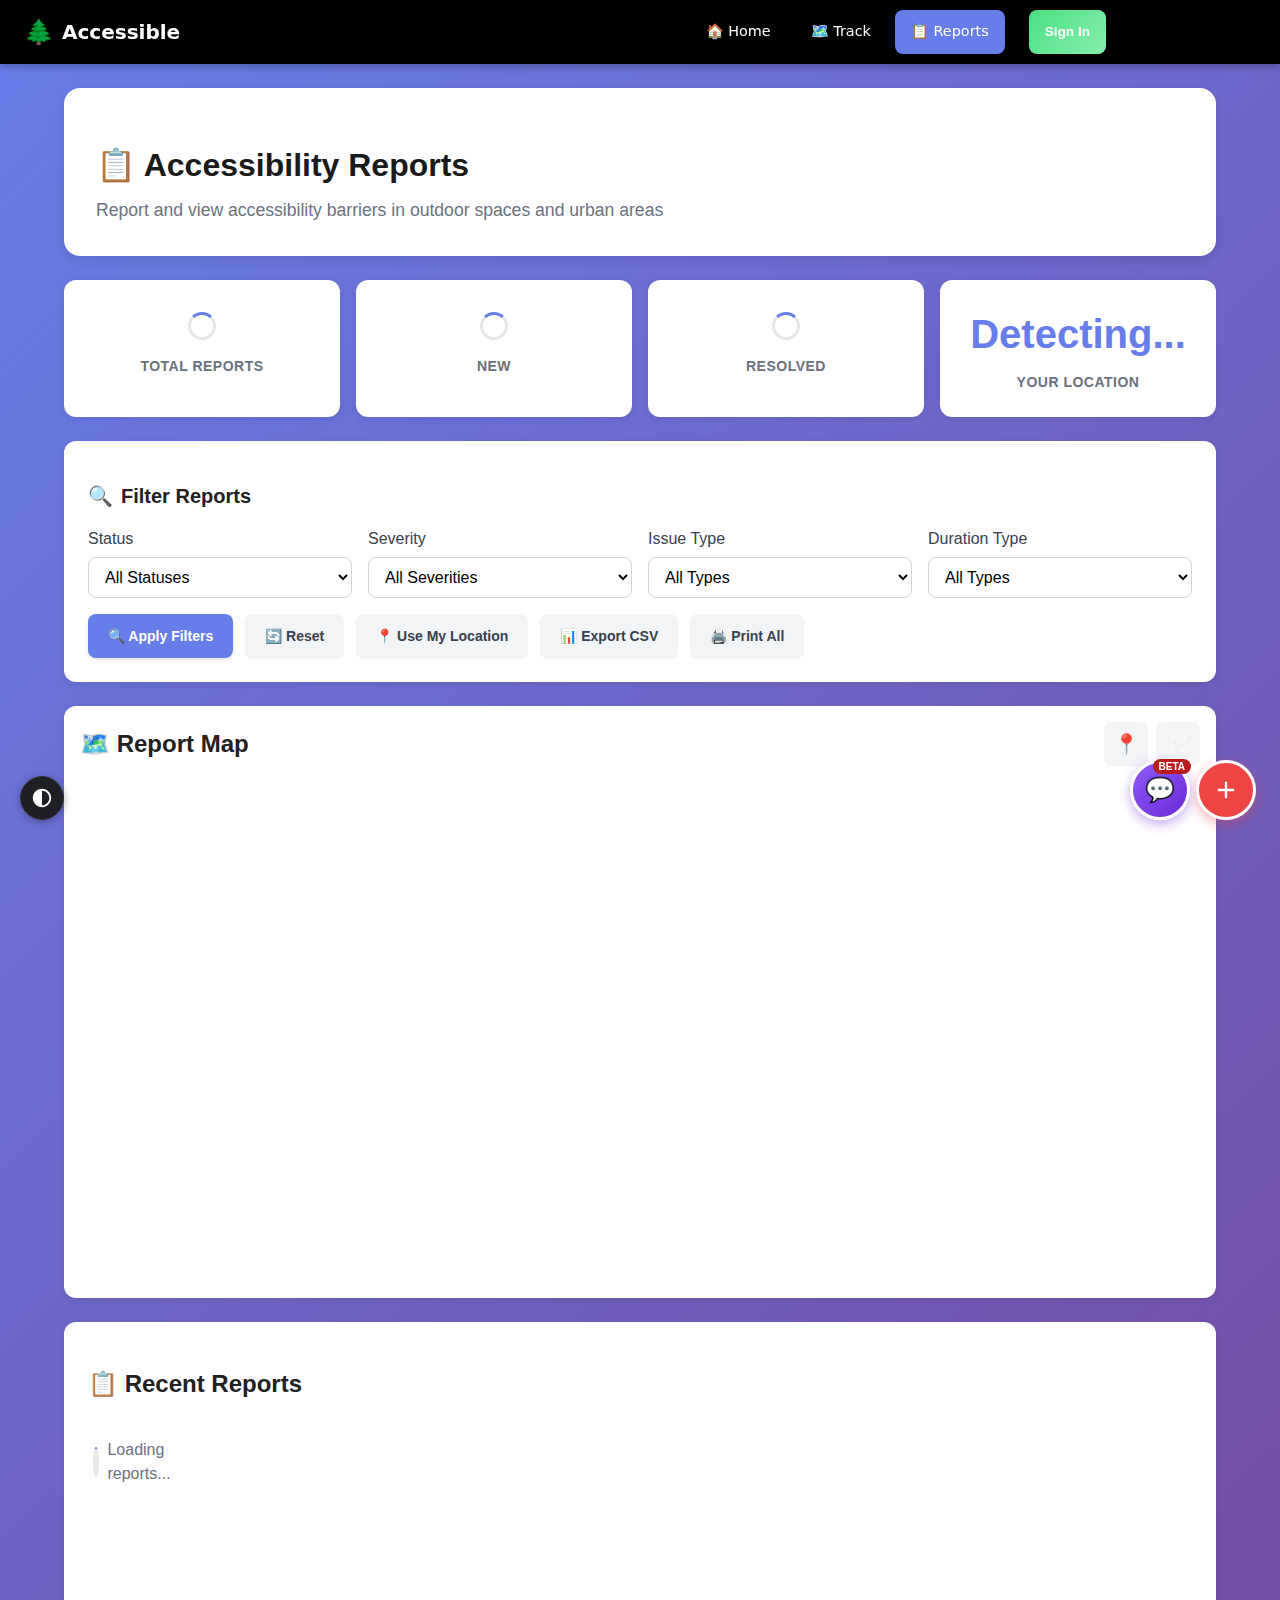
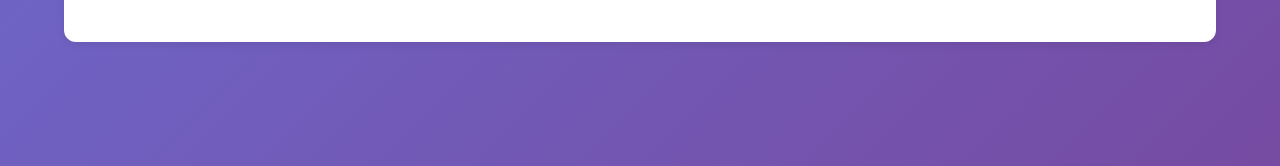
<file: reports - before redesign.html>
<!DOCTYPE html>
<html lang="en">
<!-- CLEAN-VERSION-2024-12-08 -->
<head>
  <meta charset="UTF-8">
  <meta name="viewport" content="width=device-width, initial-scale=1.0">
  <title>Accessibility Reports - Accessible</title>
  <meta name="description" content="View and report accessibility barriers in outdoor spaces and urban areas">
  
  <!-- Preconnect to external origins for faster loading -->
  <link rel="preconnect" href="https://unpkg.com" crossorigin>
  <link rel="preconnect" href="https://www.gstatic.com" crossorigin>
  <link rel="preconnect" href="https://tile.openstreetmap.org" crossorigin>
  
  <!-- PWA Meta Tags -->
  <meta name="theme-color" content="#2c5530">
  <meta name="mobile-web-app-capable" content="yes">
  <meta name="apple-mobile-web-app-capable" content="yes">
  <meta name="apple-mobile-web-app-status-bar-style" content="default">
  <link rel="manifest" href="manifest.json">
  
  <!-- Leaflet CSS -->
  <link rel="stylesheet" href="https://unpkg.com/leaflet@1.9.4/dist/leaflet.css" />
  <link rel="stylesheet" href="https://unpkg.com/leaflet.markercluster@1.5.3/dist/MarkerCluster.css" />
  <link rel="stylesheet" href="https://unpkg.com/leaflet.markercluster@1.5.3/dist/MarkerCluster.Default.css" />

  <!-- Design System -->
  <link rel="stylesheet" href="src/css/design-system.css">
  <link rel="stylesheet" href="src/css/base.css">
  <link rel="stylesheet" href="src/css/buttons.css">
  <link rel="stylesheet" href="src/css/components.css">
  <link rel="stylesheet" href="src/css/modals.css">
  <link rel="stylesheet" href="src/css/toasts.css">
  <link rel="stylesheet" href="src/css/loading-states.css">
  <link rel="stylesheet" href="src/css/navigation-features.css">
  <link rel="stylesheet" href="src/css/themes.css">
  <link rel="stylesheet" href="src/css/auth.css">
  <link rel="stylesheet" href="src/css/high-contrast.css">
  <link rel="stylesheet" href="src/css/ui-utilities.css">
  <link rel="stylesheet" href="src/css/pwa.css">
  <link rel="stylesheet" href="src/css/unified-nav.css">
  <link rel="stylesheet" href="src/css/mobile-responsive.css">
  <link rel="stylesheet" href="src/css/error-messages.css">

  <!-- CRITICAL: Apply saved preferences immediately to prevent flash -->
  <script>
    (function() {
      try {
        var prefs = JSON.parse(localStorage.getItem('accessNature_displayPrefs') || '{}');
        if (prefs.highContrast) {
          document.documentElement.classList.add('high-contrast');
        }
        if (prefs.reducedMotion) {
          document.documentElement.classList.add('reduced-motion');
        }
      } catch(e) {}
    })();
  </script>
  
  <style>
    /* ==========================================
       WCAG ACCESSIBILITY STYLES
       ========================================== */
    
    .visually-hidden {
      position: absolute;
      width: 1px;
      height: 1px;
      padding: 0;
      margin: -1px;
      overflow: hidden;
      clip: rect(0, 0, 0, 0);
      white-space: nowrap;
      border: 0;
    }

    /* Focus styles for all interactive elements */
    button:focus-visible,
    a:focus-visible,
    input:focus-visible,
    select:focus-visible,
    textarea:focus-visible,
    [tabindex]:focus-visible {
      outline: 3px solid #2c5530;
      outline-offset: 2px;
    }

    /* Skip to main content link */
    .skip-link {
      position: absolute;
      top: 0;
      left: 0;
      background: #2c5530;
      color: white;
      padding: 8px 16px;
      z-index: 100000;
      text-decoration: none;
      font-weight: 500;
      border-radius: 0 0 4px 0;
      transform: translateY(-100%);
      transition: transform 0.2s ease;
    }

    .skip-link:focus {
      transform: translateY(0);
    }

    /* ==========================================
       REPORTS PAGE STYLES - FIXED
       ========================================== */
    
    /* CRITICAL: Override body overflow for scrolling */
    html, body {
      height: auto !important;
      min-height: 100vh;
      overflow-x: hidden;
      overflow-y: auto !important;
    }

    body { 
      background: linear-gradient(135deg, var(--primary-color, #667eea) 0%, var(--primary-dark, #764ba2) 100%);
      padding-top: 64px; /* Space for fixed nav */
    }

    .page-container { 
      max-width: 1200px; 
      margin: 0 auto; 
      padding: 24px;
      position: relative;
      z-index: 1;
    }

    .page-header {
      background: white; 
      border-radius: 16px;
      padding: 32px; 
      margin-bottom: 24px; 
      box-shadow: 0 4px 12px rgba(0,0,0,0.1);
    }
    .page-header h1 { 
      font-size: 2rem; 
      color: #1a1a1a; 
      margin-bottom: 8px; 
    }
    .page-header p { 
      color: #6b7280; 
      font-size: 1.1rem; 
      margin: 0; 
    }

    /* Stats */
    .stats-grid { 
      display: grid; 
      grid-template-columns: repeat(auto-fit, minmax(200px, 1fr)); 
      gap: 16px; 
      margin-bottom: 24px; 
    }
    .stat-card { 
      background: white; 
      border-radius: 12px; 
      padding: 24px; 
      box-shadow: 0 2px 8px rgba(0,0,0,0.08); 
      text-align: center; 
    }
    .stat-value { 
      font-size: 2.5rem; 
      font-weight: 700; 
      color: #667eea; 
      margin-bottom: 8px;
      min-height: 44px;
      display: flex;
      align-items: center;
      justify-content: center;
    }
    .stat-label { 
      color: #6b7280; 
      font-size: 0.875rem; 
      font-weight: 600; 
      text-transform: uppercase; 
      letter-spacing: 0.5px; 
    }
    
    /* Loading spinner for stats */
    .stat-loading {
      display: inline-block;
      width: 28px;
      height: 28px;
      border: 3px solid #e5e7eb;
      border-top-color: #667eea;
      border-radius: 50%;
      animation: spin 0.8s linear infinite;
    }
    
    @keyframes spin {
      to { transform: rotate(360deg); }
    }

    /* Filters */
    .filters-section { 
      background: white; 
      border-radius: 12px; 
      padding: 24px; 
      margin-bottom: 24px; 
      box-shadow: 0 2px 8px rgba(0,0,0,0.08); 
    }
    .filters-title { 
      font-size: 1.25rem; 
      font-weight: 600; 
      margin-bottom: 16px; 
      display: flex; 
      align-items: center; 
      gap: 8px; 
    }
    .filters-grid { 
      display: grid; 
      grid-template-columns: repeat(auto-fit, minmax(200px, 1fr)); 
      gap: 16px; 
      margin-bottom: 16px; 
    }
    .form-group label {
      display: block;
      margin-bottom: 6px;
      font-weight: 500;
      color: #374151;
    }
    .form-select {
      width: 100%;
      padding: 10px 12px;
      border: 1px solid #d1d5db;
      border-radius: 8px;
      font-size: 1rem;
      background: white;
    }
    .form-select:focus {
      outline: none;
      border-color: #667eea;
      box-shadow: 0 0 0 3px rgba(102, 126, 234, 0.1);
    }
    .filter-actions { 
      display: flex; 
      gap: 12px; 
      flex-wrap: wrap; 
    }

    /* Map */
    .map-section { 
      background: white; 
      border-radius: 12px; 
      padding: 16px; 
      box-shadow: 0 2px 8px rgba(0,0,0,0.08); 
      margin-bottom: 24px; 
    }
    .map-header { 
      display: flex; 
      justify-content: space-between; 
      align-items: center; 
      margin-bottom: 16px; 
      flex-wrap: wrap; 
      gap: 12px; 
    }
    .map-header h2 { 
      font-size: 1.5rem; 
      margin: 0; 
    }
    .map-controls { 
      display: flex; 
      gap: 8px; 
    }
    .map-control-btn {
      width: 44px; 
      height: 44px; 
      background: #f3f4f6;
      border: none; 
      border-radius: 8px; 
      cursor: pointer;
      font-size: 1.25rem; 
      transition: all 0.2s;
      display: flex; 
      align-items: center; 
      justify-content: center;
    }
    .map-control-btn:hover { 
      background: #667eea; 
      color: white; 
      transform: translateY(-2px); 
    }

    #reportMap { 
      height: 500px; 
      border-radius: 8px; 
      width: 100%; 
      z-index: 1 !important; 
    }
    #reportMap.fullscreen { 
      position: fixed; 
      top: 0; 
      left: 0; 
      right: 0; 
      bottom: 0; 
      z-index: 9999 !important; 
      height: 100vh !important; 
      width: 100vw !important; 
      border-radius: 0; 
    }

    /* Timeline */
    .timeline-section { 
      background: white; 
      border-radius: 12px; 
      padding: 24px; 
      box-shadow: 0 2px 8px rgba(0,0,0,0.08);
      margin-bottom: 100px; /* Space for FAB */
    }
    .timeline-section h2 { 
      font-size: 1.5rem; 
      margin-bottom: 16px; 
    }
    #reportTimeline {
      min-height: 200px;
    }

    /* Report Card */
    .report-card {
      padding: 16px;
      border-left: 4px solid #f59e0b;
      margin-bottom: 16px;
      background: #f9fafb;
      border-radius: 0 8px 8px 0;
      cursor: pointer;
      transition: all 0.2s;
    }
    .report-card:hover {
      transform: translateY(-2px);
      box-shadow: 0 4px 12px rgba(0,0,0,0.1);
    }
    .report-card.severity-critical { border-left-color: #dc2626; }
    .report-card.severity-high { border-left-color: #ea580c; }
    .report-card.severity-medium { border-left-color: #f59e0b; }
    .report-card.severity-low { border-left-color: #84cc16; }

    /* Temporary marker pulse animation */
    @keyframes tempPulse {
      0%, 100% { box-shadow: 0 0 0 0 rgba(59, 130, 246, 0.4); }
      50% { box-shadow: 0 0 0 8px rgba(59, 130, 246, 0); }
    }

    .report-card-header {
      display: flex;
      justify-content: space-between;
      align-items: start;
      margin-bottom: 8px;
    }
    .report-card-title {
      font-weight: 600;
      font-size: 1rem;
      margin: 0;
      color: #111827;
    }
    .report-card-date {
      font-size: 0.75rem;
      color: #6b7280;
      white-space: nowrap;
      margin-left: 16px;
    }
    .report-card-description {
      font-size: 0.875rem;
      color: #6b7280;
      margin: 0 0 8px 0;
    }
    .report-card-meta {
      display: flex;
      gap: 16px;
      font-size: 0.75rem;
      color: #9ca3af;
    }

    /* FAB - positioned above bottom nav */
    .report-fab {
      position: fixed; 
      bottom: calc(var(--bottom-nav-height, 64px) + 16px + env(safe-area-inset-bottom, 0)); 
      right: 24px;
      width: 60px; 
      height: 60px; 
      background: #ef4444; 
      color: white;
      border: 3px solid white; 
      border-radius: 50%; 
      font-size: 1.5rem;
      cursor: pointer; 
      box-shadow: 0 4px 12px rgba(239, 68, 68, 0.4); 
      transition: all 0.2s;
      z-index: 1000; 
      display: flex; 
      align-items: center; 
      justify-content: center;
    }
    .report-fab:hover { 
      transform: scale(1.1); 
      box-shadow: 0 8px 20px rgba(239, 68, 68, 0.4); 
    }

    /* Report Detail Modal */
    #reportDetailModal {
      position: fixed !important; 
      top: 0 !important; 
      left: 0 !important; 
      right: 0 !important; 
      bottom: 0 !important;
      z-index: 100000 !important; 
      background: rgba(0, 0, 0, 0.5) !important;
      display: flex !important; 
      align-items: center !important; 
      justify-content: center !important;
      padding: 16px;
    }
    #reportDetailModal.hidden { 
      display: none !important; 
    }
    #reportDetailModal .modal-content {
      background: white; 
      border-radius: 16px;
      max-width: 800px; 
      width: 100%; 
      max-height: 90vh;
      overflow-y: auto; 
      position: relative; 
      z-index: 100001 !important;
    }
    .modal-header {
      padding: 20px 24px;
      border-bottom: 1px solid #e5e7eb;
      display: flex;
      justify-content: space-between;
      align-items: center;
    }
    .modal-header h2 {
      margin: 0;
      font-size: 1.25rem;
    }
    .modal-close {
      background: none;
      border: none;
      font-size: 1.5rem;
      cursor: pointer;
      color: #6b7280;
      padding: 4px 8px;
    }
    .modal-close:hover {
      color: #111827;
    }
    .modal-body {
      padding: 24px;
    }

    /* Loading State */
    .loading-spinner {
      display: flex;
      align-items: center;
      justify-content: center;
      gap: 8px;
      padding: 40px;
      color: #6b7280;
    }
    .loading-spinner::before {
      content: '';
      width: 24px;
      height: 24px;
      border: 3px solid #e5e7eb;
      border-top-color: #667eea;
      border-radius: 50%;
      animation: spin 0.8s linear infinite;
    }
    @keyframes spin { 
      to { transform: rotate(360deg); } 
    }

    /* Top Navigation */
    .top-nav {
      position: fixed;
      top: 0;
      left: 0;
      right: 0;
      height: 64px;
      background: #000;
      box-shadow: 0 2px 8px rgba(0,0,0,0.3);
      display: flex;
      align-items: center;
      padding: 0 24px;
      z-index: 9999;
    }
    .nav-brand {
      display: flex;
      align-items: center;
      gap: 8px;
      font-weight: 700;
      font-size: 1.25rem;
      color: #fff;
      text-decoration: none;
      margin-right: auto;
    }
    .nav-brand-icon {
      font-size: 1.5rem;
    }
    .nav-auth-indicator {
      display: none;
    }
    /* Leave space for toolbar on the right */
    .top-nav::after {
      content: '';
      width: 150px;
      flex-shrink: 0;
    }
    .nav-menu {
      display: none;
    }
    @media (min-width: 769px) {
      .nav-menu {
        display: flex;
        align-items: center;
        gap: 8px;
        background: transparent;
      }
    }
    .nav-link {
      display: flex;
      align-items: center;
      gap: 6px;
      padding: 8px 16px;
      color: #fff;
      text-decoration: none;
      border-radius: 8px;
      transition: all 0.2s;
    }
    .nav-link:hover {
      background: rgba(255,255,255,0.15);
      color: #fff;
    }
    .nav-link.active {
      background: #667eea;
      color: white;
    }
    .nav-auth {
      margin-left: 16px;
    }
    .menu-toggle {
      display: none;
      align-items: center;
      justify-content: center;
      background: none;
      border: none;
      cursor: pointer;
      padding: 8px;
      flex-shrink: 0;
    }
    .menu-toggle:focus {
      outline: none !important;
      background: transparent !important;
    }
    .hamburger-icon {
      width: 24px;
      height: 18px;
      display: flex;
      flex-direction: column;
      justify-content: space-between;
    }
    .hamburger-icon span {
      display: block;
      width: 24px;
      height: 3px;
      background: #fff;
      border-radius: 2px;
      transition: all 0.3s ease;
    }
    .menu-toggle.active .hamburger-icon span:nth-child(1) {
      transform: rotate(45deg) translate(5px, 5px);
    }
    .menu-toggle.active .hamburger-icon span:nth-child(2) {
      opacity: 0;
    }
    .menu-toggle.active .hamburger-icon span:nth-child(3) {
      transform: rotate(-45deg) translate(5px, -5px);
    }

    /* Buttons */
    .btn {
      padding: 10px 20px;
      border-radius: 8px;
      font-weight: 600;
      font-size: 0.875rem;
      cursor: pointer;
      transition: all 0.2s;
      border: none;
      display: inline-flex;
      align-items: center;
      gap: 6px;
    }
    .btn-primary {
      background: #667eea;
      color: white;
    }
    .btn-primary:hover {
      background: #5a67d8;
      transform: translateY(-1px);
    }
    .btn-secondary {
      background: #f3f4f6;
      color: #374151;
    }
    .btn-secondary:hover {
      background: #e5e7eb;
    }

    /* Report Create Modal */
    #reportCreateModal {
      position: fixed !important; 
      top: 0 !important; 
      left: 0 !important; 
      right: 0 !important; 
      bottom: 0 !important;
      z-index: 100000 !important; 
      background: rgba(0, 0, 0, 0.5) !important;
      display: flex !important; 
      align-items: center !important; 
      justify-content: center !important;
      padding: 16px;
      overflow-y: auto;
    }
    #reportCreateModal.hidden { 
      display: none !important; 
    }
    #reportCreateModal .modal-content {
      background: white; 
      border-radius: 16px;
      max-width: 600px; 
      width: 100%; 
      max-height: 90vh;
      overflow-y: auto; 
      position: relative;
    }

    /* Mobile */
    @media (max-width: 768px) {
      body {
        padding-top: 56px;
      }
      .top-nav {
        height: 56px;
        padding: 0 16px;
      }
      .page-container { 
        padding: 16px; 
      }
      .page-header { 
        padding: 20px; 
      }
      .page-header h1 { 
        font-size: 1.5rem; 
      }
      #reportMap { 
        height: 300px; 
      }
      .filters-grid { 
        grid-template-columns: 1fr; 
      }
      .stats-grid { 
        grid-template-columns: repeat(2, 1fr); 
      }
      .report-fab { 
        bottom: calc(var(--bottom-nav-height, 64px) + 16px + env(safe-area-inset-bottom, 0)); 
        right: 16px; 
        width: 56px; 
        height: 56px; 
        font-size: 1.5rem; 
      }
      
      /* Hide top nav menu on mobile (replaced by bottom nav) */
      .menu-toggle { 
        display: none !important;
      }
      .nav-menu {
        display: none !important;
      }
    }
    
    /* High contrast toggle - circular button style */
    .high-contrast-toggle {
      position: fixed;
      bottom: calc(var(--bottom-nav-height, 64px) + 16px + env(safe-area-inset-bottom, 0));
      left: 20px;
      z-index: 9999;
      width: 44px;
      height: 44px;
      display: flex;
      align-items: center;
      justify-content: center;
      padding: 0;
      background: rgba(26, 26, 26, 0.95);
      color: #fff;
      border: 1px solid #333;
      border-radius: 50%;
      cursor: pointer;
      box-shadow: 0 2px 8px rgba(0,0,0,0.3);
    }
    
    .high-contrast-toggle .toggle-text {
      display: none;
    }
    
    .high-contrast-toggle .toggle-icon {
      display: flex;
      align-items: center;
      justify-content: center;
    }
    
    /* ============================================
       AUTH MODAL - FIXED POSITIONING FOR ALL ELEMENTS
       ============================================ */
    #authModal {
      display: block !important;
    }
    
    #authModal.hidden {
      display: none !important;
    }
    
    #authModal > .auth-modal-backdrop {
      position: fixed !important;
      top: 0 !important;
      left: 0 !important;
      right: 0 !important;
      bottom: 0 !important;
      width: 100vw !important;
      height: 100vh !important;
      background: rgba(0, 0, 0, 0.8) !important;
      backdrop-filter: blur(10px) !important;
      z-index: 999998 !important;
    }
    
    #authModal > .auth-modal-container {
      position: fixed !important;
      top: 50% !important;
      left: 50% !important;
      transform: translate(-50%, -50%) !important;
      background: white !important;
      border-radius: 20px !important;
      width: 90% !important;
      max-width: 420px !important;
      max-height: 90vh !important;
      overflow: hidden !important;
      box-shadow: 0 25px 50px rgba(0, 0, 0, 0.3) !important;
      z-index: 999999 !important;
    }
  </style>
  
  <!-- Global Bottom Navigation -->
  <link rel="stylesheet" href="src/css/global-nav.css">
  
  <!-- Analytics & Error Monitoring -->
  <script src="src/utils/monitoring.js" defer></script>
</head>
<body>
  <!-- Skip to main content link for keyboard users -->
  <a href="#main-content" class="skip-link">Skip to main content</a>

  <!-- Navigation -->
  <nav class="top-nav" role="navigation" aria-label="Main navigation">
    <a href="index.html" class="nav-brand">
      <span class="nav-brand-icon" aria-hidden="true">🌲</span>
      <span>Accessible</span>
    </a>
    <div class="nav-auth-indicator">
      <div class="auth-status" id="navAuthIndicator">
        <span aria-hidden="true">👤</span>
        <span id="navAuthStatusText">Guest</span>
      </div>
    </div>
    <button class="menu-toggle" id="menuToggle" aria-label="Open menu" aria-expanded="false" aria-controls="navMenu">
      <span class="hamburger-icon" aria-hidden="true">
        <span></span>
        <span></span>
        <span></span>
      </span>
    </button>
    <div class="nav-menu" id="navMenu" role="menu">
      <a href="index.html" class="nav-link" role="menuitem">🏠 Home</a>
      <a href="tracker.html" class="nav-link" role="menuitem">🗺️ Track</a>
      <a href="reports.html" class="nav-link active" role="menuitem" aria-current="page">📋 Reports</a>
      <a href="profile.html" class="nav-link" id="profileNavLink" style="display: none;" role="menuitem">👤 Profile</a>
      <div class="nav-auth">
        <button id="navAuthBtn" class="btn btn-primary" aria-label="Sign in to your account">Sign In</button>
      </div>
    </div>
  </nav>

  <!-- High Contrast Toggle -->
  <button id="highContrastToggle" class="high-contrast-toggle" aria-label="Toggle high contrast mode for outdoor visibility" title="Toggle high contrast mode" aria-pressed="false">
    <span class="toggle-icon" aria-hidden="true">
      <svg width="22" height="22" viewBox="0 0 24 24" fill="white">
        <path d="M12 2C6.48 2 2 6.48 2 12s4.48 10 10 10 10-4.48 10-10S17.52 2 12 2zm0 18V4c4.41 0 8 3.59 8 8s-3.59 8-8 8z"/>
      </svg>
    </span>
    <span class="toggle-text">High Contrast</span>
  </button>

  <main id="main-content" class="page-container" role="main">
    <!-- Header -->
    <div class="page-header">
      <h1>📋 Accessibility Reports</h1>
      <p>Report and view accessibility barriers in outdoor spaces and urban areas</p>
    </div>

    <!-- Stats -->
    <div class="stats-grid" aria-label="Report statistics">
      <div class="stat-card">
        <div class="stat-value" id="totalReports" aria-live="polite"><span class="stat-loading"></span></div>
        <div class="stat-label">Total Reports</div>
      </div>
      <div class="stat-card">
        <div class="stat-value" id="newReports" aria-live="polite"><span class="stat-loading"></span></div>
        <div class="stat-label">New</div>
      </div>
      <div class="stat-card">
        <div class="stat-value" id="resolvedReports" aria-live="polite"><span class="stat-loading"></span></div>
        <div class="stat-label">Resolved</div>
      </div>
      <div class="stat-card">
        <div class="stat-value" id="yourLocation" aria-live="polite">Detecting...</div>
        <div class="stat-label">Your Location</div>
      </div>
    </div>

    <!-- Filters -->
    <div class="filters-section">
      <h2 class="filters-title"><span>🔍</span><span>Filter Reports</span></h2>
      <div class="filters-grid">
        <div class="form-group">
          <label for="statusFilter">Status</label>
          <select id="statusFilter" class="form-select">
            <option value="">All Statuses</option>
            <option value="new">New</option>
            <option value="acknowledged">Acknowledged</option>
            <option value="in_progress">In Progress</option>
            <option value="resolved">Resolved</option>
          </select>
        </div>
        <div class="form-group">
          <label for="severityFilter">Severity</label>
          <select id="severityFilter" class="form-select">
            <option value="">All Severities</option>
            <option value="5,critical">⚠️ 5 - Critical</option>
            <option value="4,high">⚠️ 4 - High</option>
            <option value="3,medium">⚠️ 3 - Medium</option>
            <option value="2,low">⚠️ 2 - Low</option>
            <option value="1,minor">⚠️ 1 - Minor</option>
          </select>
        </div>
        <div class="form-group">
          <label for="typeFilter">Issue Type</label>
          <select id="typeFilter" class="form-select">
            <option value="">All Types</option>
            <option value="curb_ramp">Missing/Damaged Curb Ramp</option>
            <option value="sidewalk_blocked">Blocked Sidewalk</option>
            <option value="damaged_sidewalk">Damaged Sidewalk</option>
            <option value="inaccessible_entrance">Inaccessible Entrance</option>
            <option value="broken_elevator">Broken Elevator/Lift</option>
            <option value="parking_blocked">Blocked Accessible Parking</option>
            <option value="trail_obstacle">Trail Obstacle</option>
            <option value="other">Other</option>
          </select>
        </div>
        <div class="form-group">
          <label for="durationFilter">Duration Type</label>
          <select id="durationFilter" class="form-select">
            <option value="">All Types</option>
            <option value="permanent">🏗️ Permanent Only</option>
            <option value="temporary">⏳ Temporary Only</option>
          </select>
        </div>
      </div>
      <div class="filter-actions">
        <button class="btn btn-primary" id="applyFiltersBtn">🔍 Apply Filters</button>
        <button class="btn btn-secondary" id="resetFiltersBtn">🔄 Reset</button>
        <button class="btn btn-secondary" id="useMyLocationBtn">📍 Use My Location</button>
        <button class="btn btn-secondary" id="exportAllBtn" title="Export filtered reports to CSV for 311 submission">📊 Export CSV</button>
        <button class="btn btn-secondary" id="printAllBtn" title="Print all filtered reports (can save as PDF)">🖨️ Print All</button>
      </div>
    </div>

    <!-- Map -->
    <div class="map-section">
      <div class="map-header">
        <h2>🗺️ Report Map</h2>
        <div class="map-controls">
          <button class="map-control-btn" id="centerMapBtn" title="Center on my location">📍</button>
          <button class="map-control-btn" id="fullscreenBtn" title="Toggle fullscreen">⛶</button>
        </div>
      </div>
      <div id="reportMap"></div>
    </div>

    <!-- Timeline -->
    <div class="timeline-section">
      <h2>📋 Recent Reports</h2>
      <div id="reportTimeline">
        <div class="loading-spinner">Loading reports...</div>
      </div>
    </div>
  </main>

  <!-- FAB -->
  <button class="report-fab" id="reportFabBtn" title="Report an issue" aria-label="Create new report">
    <svg width="28" height="28" viewBox="0 0 24 24" fill="white">
      <path d="M19 13h-6v6h-2v-6H5v-2h6V5h2v6h6v2z"/>
    </svg>
  </button>

  <!-- Report Detail Modal -->
  <div id="reportDetailModal" class="hidden">
    <div class="modal-content">
      <div class="modal-header">
        <h2 id="modalTitle">Report Details</h2>
        <button class="modal-close" id="closeModalBtn">&times;</button>
      </div>
      <div class="modal-body" id="modalBody">
        <!-- Content loaded dynamically -->
      </div>
    </div>
  </div>

  <!-- Create Report Modal -->
  <div id="createReportModal" class="hidden" style="position: fixed; top: 0; left: 0; right: 0; bottom: 0; z-index: 100000; background: rgba(0,0,0,0.5); display: flex; align-items: center; justify-content: center; padding: 16px;">
    <div class="modal-content" style="background: white; border-radius: 16px; max-width: 600px; width: 100%; max-height: 90vh; overflow-y: auto;">
      <div class="modal-header">
        <h2>📋 Report Accessibility Issue</h2>
        <button class="modal-close" id="closeCreateModalBtn">&times;</button>
      </div>
      <div class="modal-body" style="padding: 24px;">
        <form id="createReportForm">
          <!-- Location -->
          <div style="margin-bottom: 20px;">
            <label style="display: block; margin-bottom: 8px; font-weight: 600;">📍 Location</label>
            <div id="locationPickerMap" style="height: 200px; border-radius: 8px; margin-bottom: 8px; background: #f3f4f6;"></div>
            <p style="font-size: 0.875rem; color: #6b7280; margin: 0;" id="selectedLocationText">Click on the map to select location, or use current location</p>
            <input type="hidden" id="reportLat" required>
            <input type="hidden" id="reportLng" required>
            <button type="button" id="useCurrentLocationBtn" class="btn btn-secondary" style="margin-top: 8px; width: 100%;">📍 Use My Current Location</button>
          </div>

          <!-- Issue Type -->
          <div style="margin-bottom: 20px;">
            <label for="reportIssueType" style="display: block; margin-bottom: 8px; font-weight: 600;">🏷️ Issue Type *</label>
            <select id="reportIssueType" class="form-select" required>
              <option value="">Select issue type...</option>
              <optgroup label="Sidewalk Issues">
                <option value="curb_ramp">🚧 Missing/Damaged Curb Ramp</option>
                <option value="sidewalk_blocked">⛔ Blocked Sidewalk</option>
                <option value="damaged_sidewalk">💔 Damaged Sidewalk</option>
                <option value="tactile_paving">🔲 Missing Tactile Paving</option>
              </optgroup>
              <optgroup label="Building Access">
                <option value="inaccessible_entrance">🚪 Inaccessible Entrance</option>
                <option value="broken_elevator">🛗 Broken Elevator/Lift</option>
                <option value="heavy_doors">🚪 Heavy/Manual Doors</option>
                <option value="stairs_only">🪜 Stairs Only Access</option>
              </optgroup>
              <optgroup label="Parking">
                <option value="parking_blocked">🅿️ Blocked Accessible Parking</option>
                <option value="no_parking">🚫 No Accessible Parking</option>
                <option value="damaged_parking">⚠️ Damaged Parking Space</option>
              </optgroup>
              <optgroup label="Facilities">
                <option value="inaccessible_restroom">🚻 Inaccessible Restroom</option>
                <option value="inaccessible_fountain">🚰 Inaccessible Water Fountain</option>
                <option value="no_seating">💺 No Accessible Seating</option>
              </optgroup>
              <optgroup label="Trail/Outdoor">
                <option value="trail_obstacle">🪨 Trail Obstacle</option>
                <option value="trail_erosion">🕳️ Trail Erosion/Damage</option>
                <option value="overgrown">🌿 Overgrown Vegetation</option>
                <option value="missing_sign">🪧 Missing Signage</option>
              </optgroup>
              <optgroup label="Transit">
                <option value="bus_stop">🚌 Inaccessible Bus Stop</option>
                <option value="transit_station">🚇 Inaccessible Station</option>
              </optgroup>
              <optgroup label="Other">
                <option value="other">📝 Other Issue</option>
              </optgroup>
            </select>
          </div>

          <!-- Severity - Enhanced 1-5 Scale -->
          <div style="margin-bottom: 20px;">
            <label style="display: block; margin-bottom: 8px; font-weight: 600;">⚠️ Severity Level *</label>
            <p style="font-size: 0.85rem; color: #6b7280; margin-bottom: 12px;">Rate how much this barrier impacts accessibility (1 = minor inconvenience, 5 = completely blocks access)</p>
            
            <div class="severity-scale" style="display: flex; gap: 8px; margin-bottom: 12px;">
              <label class="severity-option" style="flex: 1; display: flex; flex-direction: column; align-items: center; padding: 12px 8px; border: 2px solid #e5e7eb; border-radius: 10px; cursor: pointer; transition: all 0.2s; background: white;">
                <input type="radio" name="reportSeverity" value="1" style="display: none;">
                <span style="font-size: 1.5rem; margin-bottom: 4px;">1️⃣</span>
                <span style="font-size: 0.75rem; font-weight: 600; color: #22c55e;">Minor</span>
              </label>
              <label class="severity-option" style="flex: 1; display: flex; flex-direction: column; align-items: center; padding: 12px 8px; border: 2px solid #e5e7eb; border-radius: 10px; cursor: pointer; transition: all 0.2s; background: white;">
                <input type="radio" name="reportSeverity" value="2" style="display: none;">
                <span style="font-size: 1.5rem; margin-bottom: 4px;">2️⃣</span>
                <span style="font-size: 0.75rem; font-weight: 600; color: #84cc16;">Low</span>
              </label>
              <label class="severity-option" style="flex: 1; display: flex; flex-direction: column; align-items: center; padding: 12px 8px; border: 2px solid #e5e7eb; border-radius: 10px; cursor: pointer; transition: all 0.2s; background: white;">
                <input type="radio" name="reportSeverity" value="3" checked style="display: none;">
                <span style="font-size: 1.5rem; margin-bottom: 4px;">3️⃣</span>
                <span style="font-size: 0.75rem; font-weight: 600; color: #f59e0b;">Medium</span>
              </label>
              <label class="severity-option" style="flex: 1; display: flex; flex-direction: column; align-items: center; padding: 12px 8px; border: 2px solid #e5e7eb; border-radius: 10px; cursor: pointer; transition: all 0.2s; background: white;">
                <input type="radio" name="reportSeverity" value="4" style="display: none;">
                <span style="font-size: 1.5rem; margin-bottom: 4px;">4️⃣</span>
                <span style="font-size: 0.75rem; font-weight: 600; color: #ea580c;">High</span>
              </label>
              <label class="severity-option" style="flex: 1; display: flex; flex-direction: column; align-items: center; padding: 12px 8px; border: 2px solid #e5e7eb; border-radius: 10px; cursor: pointer; transition: all 0.2s; background: white;">
                <input type="radio" name="reportSeverity" value="5" style="display: none;">
                <span style="font-size: 1.5rem; margin-bottom: 4px;">5️⃣</span>
                <span style="font-size: 0.75rem; font-weight: 600; color: #dc2626;">Critical</span>
              </label>
            </div>
            
            <div id="severityDescription" style="padding: 12px; background: #fef3c7; border-radius: 8px; font-size: 0.85rem; color: #92400e;">
              <strong>Medium (3):</strong> Significant barrier that makes the area difficult to use for people with mobility needs.
            </div>
          </div>
          
          <script>
            // Severity scale interaction
            document.querySelectorAll('.severity-option').forEach(option => {
              option.addEventListener('click', function() {
                // Remove selected state from all
                document.querySelectorAll('.severity-option').forEach(o => {
                  o.style.borderColor = '#e5e7eb';
                  o.style.background = 'white';
                  o.style.transform = 'scale(1)';
                });
                
                // Add selected state
                const input = this.querySelector('input');
                input.checked = true;
                const value = parseInt(input.value);
                
                const colors = {
                  1: { border: '#22c55e', bg: '#f0fdf4' },
                  2: { border: '#84cc16', bg: '#f7fee7' },
                  3: { border: '#f59e0b', bg: '#fef3c7' },
                  4: { border: '#ea580c', bg: '#fff7ed' },
                  5: { border: '#dc2626', bg: '#fef2f2' }
                };
                
                this.style.borderColor = colors[value].border;
                this.style.background = colors[value].bg;
                this.style.transform = 'scale(1.05)';
                
                // Update description
                const descriptions = {
                  1: { label: 'Minor (1)', text: 'Small inconvenience that doesn\'t significantly impact accessibility. Example: slightly uneven pavement.', color: '#166534', bg: '#f0fdf4' },
                  2: { label: 'Low (2)', text: 'Noticeable barrier that causes minor difficulty. Example: narrow section that requires careful navigation.', color: '#3f6212', bg: '#f7fee7' },
                  3: { label: 'Medium (3)', text: 'Significant barrier that makes the area difficult to use for people with mobility needs.', color: '#92400e', bg: '#fef3c7' },
                  4: { label: 'High (4)', text: 'Major barrier that prevents independent access for many users. Example: stairs with no ramp alternative.', color: '#9a3412', bg: '#fff7ed' },
                  5: { label: 'Critical (5)', text: 'Complete barrier that blocks access entirely. Example: locked gate, missing bridge, dangerous hazard.', color: '#991b1b', bg: '#fef2f2' }
                };
                
                const desc = document.getElementById('severityDescription');
                desc.innerHTML = '<strong>' + descriptions[value].label + ':</strong> ' + descriptions[value].text;
                desc.style.background = descriptions[value].bg;
                desc.style.color = descriptions[value].color;
              });
              
              // Initialize selected state
              const input = option.querySelector('input');
              if (input.checked) {
                option.click();
              }
            });
          </script>

          <!-- Temporary/Permanent Indicator -->
          <div style="margin-bottom: 20px;">
            <label style="display: block; margin-bottom: 8px; font-weight: 600;">🕐 Duration Type</label>
            <p style="font-size: 0.85rem; color: #6b7280; margin-bottom: 12px;">Is this a temporary or permanent barrier?</p>
            <div style="display: flex; gap: 12px;">
              <label class="duration-option" style="flex: 1; display: flex; align-items: center; gap: 12px; padding: 14px; border: 2px solid #e5e7eb; border-radius: 10px; cursor: pointer; transition: all 0.2s; background: white;">
                <input type="radio" name="durationType" value="permanent" checked style="width: 20px; height: 20px;">
                <div>
                  <span style="font-size: 1.2rem;">🏗️</span>
                  <span style="font-weight: 600; margin-left: 4px;">Permanent</span>
                  <div style="font-size: 0.8rem; color: #6b7280;">Ongoing structural issue</div>
                </div>
              </label>
              <label class="duration-option" style="flex: 1; display: flex; align-items: center; gap: 12px; padding: 14px; border: 2px solid #e5e7eb; border-radius: 10px; cursor: pointer; transition: all 0.2s; background: white;">
                <input type="radio" name="durationType" value="temporary" style="width: 20px; height: 20px;">
                <div>
                  <span style="font-size: 1.2rem;">⏳</span>
                  <span style="font-weight: 600; margin-left: 4px;">Temporary</span>
                  <div style="font-size: 0.8rem; color: #6b7280;">Construction, seasonal, etc.</div>
                </div>
              </label>
            </div>
            
            <!-- Expected resolution date (only shown for temporary) -->
            <div id="expectedResolutionContainer" style="display: none; margin-top: 12px; padding: 12px; background: #f0f9ff; border-radius: 8px; border: 1px solid #bae6fd;">
              <label for="expectedResolution" style="display: block; margin-bottom: 8px; font-weight: 600; font-size: 0.9rem;">📅 Expected Resolution Date (optional)</label>
              <input type="date" id="expectedResolution" class="form-select" style="width: 100%;">
              <p style="font-size: 0.75rem; color: #0369a1; margin-top: 6px; margin-bottom: 0;">When do you expect this barrier to be removed?</p>
            </div>
          </div>

          <script>
            // Duration type interaction
            document.querySelectorAll('.duration-option').forEach(option => {
              option.addEventListener('click', function() {
                // Update visual state
                document.querySelectorAll('.duration-option').forEach(o => {
                  o.style.borderColor = '#e5e7eb';
                  o.style.background = 'white';
                });
                this.style.borderColor = '#3b82f6';
                this.style.background = '#eff6ff';
                
                // Show/hide expected resolution date
                const isTemporary = this.querySelector('input').value === 'temporary';
                document.getElementById('expectedResolutionContainer').style.display = isTemporary ? 'block' : 'none';
              });
            });
          </script>

          <!-- Title -->
          <div style="margin-bottom: 20px;">
            <label for="reportTitle" style="display: block; margin-bottom: 8px; font-weight: 600;">📝 Title *</label>
            <input type="text" id="reportTitle" class="form-select" placeholder="Brief description of the issue" required style="width: 100%;">
          </div>

          <!-- Description -->
          <div style="margin-bottom: 20px;">
            <label for="reportDescription" style="display: block; margin-bottom: 8px; font-weight: 600;">📄 Description</label>
            <textarea id="reportDescription" class="form-select" placeholder="Provide more details about the accessibility barrier..." rows="4" style="width: 100%; resize: vertical;"></textarea>
          </div>

          <!-- Photos -->
          <div style="margin-bottom: 20px;">
            <label style="display: block; margin-bottom: 8px; font-weight: 600;">📷 Photos</label>
            <input type="file" id="reportPhotos" accept="image/*" multiple style="display: none;">
            <button type="button" id="addPhotosBtn" class="btn btn-secondary" style="width: 100%;">📸 Add Photos</button>
            <div id="photoPreviewGrid" style="display: grid; grid-template-columns: repeat(auto-fill, minmax(80px, 1fr)); gap: 8px; margin-top: 12px;"></div>
          </div>

          <!-- Address (optional) -->
          <div style="margin-bottom: 20px;">
            <label for="reportAddress" style="display: block; margin-bottom: 8px; font-weight: 600;">🏠 Address (optional)</label>
            <input type="text" id="reportAddress" class="form-select" placeholder="e.g., 123 Main St, Cape Town" style="width: 100%;">
          </div>

          <!-- Submit -->
          <div style="display: flex; gap: 12px; margin-top: 24px;">
            <button type="button" class="btn btn-secondary" style="flex: 1;" onclick="closeCreateReportModal()">Cancel</button>
            <button type="submit" class="btn btn-primary" style="flex: 1;" id="submitReportBtn">📤 Submit Report</button>
          </div>
        </form>
      </div>
    </div>
  </div>

  <!-- Scripts -->
  <script src="https://unpkg.com/leaflet@1.9.4/dist/leaflet.js"></script>
  <script src="https://unpkg.com/leaflet.markercluster@1.5.3/dist/leaflet.markercluster.js"></script>

  <!-- IMMEDIATE UI Handlers - No module dependencies -->
  <script>
    (function() {
      // Hamburger Menu - Immediate handler
      var menuToggle = document.getElementById('menuToggle');
      var navMenu = document.getElementById('navMenu');
      
      console.log('[NAV] menuToggle:', menuToggle);
      console.log('[NAV] navMenu:', navMenu);
      
      function closeMenu() {
        navMenu?.classList.remove('active');
        menuToggle?.classList.remove('active');
        console.log('[NAV] Menu closed');
      }
      
      menuToggle?.addEventListener('click', function(e) {
        e.stopPropagation();
        e.preventDefault();
        navMenu?.classList.toggle('active');
        menuToggle?.classList.toggle('active');
        console.log('[NAV] Menu toggled, navMenu.classList:', navMenu?.classList.toString());
        console.log('[NAV] navMenu display:', window.getComputedStyle(navMenu).display);
      });
      
      navMenu?.querySelectorAll('a, button, .btn').forEach(function(el) {
        el.addEventListener('click', closeMenu);
      });
      
      document.addEventListener('click', function(e) {
        if (navMenu?.classList.contains('active')) {
          if (!navMenu.contains(e.target) && !menuToggle?.contains(e.target)) {
            closeMenu();
          }
        }
      });
      
      // High Contrast Toggle - Immediate handler
      var hcToggle = document.getElementById('highContrastToggle');
      
      function updateHCButton() {
        var isHC = document.documentElement.classList.contains('high-contrast');
        if (hcToggle) {
          var svg = hcToggle.querySelector('svg');
          if (svg) {
            svg.style.fill = isHC ? '#000' : '#fff';
          }
          hcToggle.style.background = isHC ? '#fff' : 'rgba(26, 26, 26, 0.95)';
          hcToggle.style.borderColor = isHC ? '#000' : '#333';
        }
      }
      
      updateHCButton();
      
      // Mark as initialized to prevent module from adding duplicate listener
      if (hcToggle) hcToggle.dataset.prefsInitialized = 'true';
      
      hcToggle?.addEventListener('click', function() {
        var isNowHC = document.documentElement.classList.toggle('high-contrast');
        try {
          var prefs = JSON.parse(localStorage.getItem('accessNature_displayPrefs') || '{}');
          prefs.highContrast = isNowHC;
          localStorage.setItem('accessNature_displayPrefs', JSON.stringify(prefs));
        } catch(e) {}
        updateHCButton();
        try { if (navigator.vibrate) navigator.vibrate(10); } catch(e) {}
      });
    })();
  </script>

  <!-- PWA & Display Preferences -->
  <script type="module" src="src/ui/displayPreferences.js"></script>
  <script type="module" src="src/pwa/pwaManager.js"></script>

  <!-- Firebase -->
  <script type="module">
    import { initializeApp } from 'https://www.gstatic.com/firebasejs/10.5.0/firebase-app.js';
    import { getAuth, onAuthStateChanged, signInWithPopup, GoogleAuthProvider, signOut } from 'https://www.gstatic.com/firebasejs/10.5.0/firebase-auth.js';
    import { getFirestore, collection, getDocs, getDoc, doc, query, orderBy, limit, where, updateDoc, arrayUnion, arrayRemove, increment, addDoc, serverTimestamp } from 'https://www.gstatic.com/firebasejs/10.5.0/firebase-firestore.js';
    import { offlineIndicator } from './src/ui/offlineIndicator.js';
    import { loadingStates } from './src/ui/loadingStates.js';
    import { gamificationUI } from './src/ui/gamificationUI.js';
    import { accessibilityRating } from './src/features/accessibilityRating.js';
    import { showError, getErrorMessage } from './src/utils/errorMessages.js';
    import { userService } from './src/services/userService.js';

    // Firebase config - Accessible Beta
    const firebaseConfig = {
      apiKey: "AIzaSyCTjQP6uun03RQxhS8Iqy_AcqwrXl47LEE",
  authDomain: "accessible-76181.firebaseapp.com",
  projectId: "accessible-76181",
  storageBucket: "accessible-76181.firebasestorage.app",
  messagingSenderId: "41577077348",
  appId: "1:41577077348:web:c7a91c89f552a9f7169d71",
  measurementId: "G-99QRHT5XBH"
    };

    // Initialize Firebase
    const app = initializeApp(firebaseConfig);
    const auth = getAuth(app);
    const db = getFirestore(app);

    // Global state
    let map = null;
    let userLocationMarker = null;
    let currentLocation = null;
    let allReports = [];
    let filteredReports = [];
    let markerClusterGroup = null;
    let currentUser = null;

    // Severity colors - supports both numeric (1-5) and text values
    const severityColors = {
      // Numeric 1-5 scale
      1: '#22c55e',  // Minor - green
      2: '#84cc16',  // Low - lime
      3: '#f59e0b',  // Medium - amber
      4: '#ea580c',  // High - orange
      5: '#dc2626',  // Critical - red
      // Legacy text values (backward compatibility)
      minor: '#22c55e',
      low: '#84cc16',
      medium: '#f59e0b',
      high: '#ea580c',
      critical: '#dc2626'
    };
    
    // Severity labels for display
    const severityLabels = {
      1: 'Minor', 2: 'Low', 3: 'Medium', 4: 'High', 5: 'Critical',
      minor: 'Minor', low: 'Low', medium: 'Medium', high: 'High', critical: 'Critical'
    };

    // Issue type icons
    const issueIcons = {
      curb_ramp: '♿',
      sidewalk_blocked: '🚧',
      damaged_sidewalk: '💔',
      tactile_paving: '🔲',
      inaccessible_entrance: '🚪',
      broken_elevator: '🛗',
      heavy_doors: '🚪',
      stairs_only: '🪜',
      parking_blocked: '🅿️',
      no_parking: '🚫',
      trail_obstacle: '🪨',
      trail_erosion: '🕳️',
      overgrown: '🌿',
      missing_sign: '🪧',
      other: '📍'
    };

    // Initialize on DOM ready
    document.addEventListener('DOMContentLoaded', async () => {
      console.log('📋 Reports page initializing...');

      // Initialize offline indicator
      offlineIndicator.initialize();

      // Initialize map
      initializeMap();

      // Setup auth listener
      onAuthStateChanged(auth, async (user) => {
        currentUser = user;
        updateAuthUI(user);
        console.log('🔐 Auth state changed:', user ? `Signed in as ${user.email || 'Anonymous'}` : 'Signed out');
        
        // Initialize userService for gamification tracking
        if (user) {
          try {
            await userService.initializeUser(user);
            console.log('🏅 UserService initialized for gamification');
          } catch (error) {
            console.warn('⚠️ UserService initialization failed:', error);
          }
          
          // Show loading indicator and refresh reports
          console.log('🔄 Refreshing reports after sign-in...');
          toast.show('Loading your reports...', 'info');
          await loadReports();
        } else {
          // User signed out - refresh to show sign-in prompt
          console.log('🔄 User signed out, refreshing content...');
          await loadReports();
        }
      });

      // Get user location (doesn't require auth)
      await getUserLocation();

      // Note: Reports will load automatically when auth state changes
      // This handles the case where user is already signed in
      // If not signed in, loadReports() will show the sign-in prompt
      if (!currentUser) {
        // Show sign-in prompt immediately if not authenticated
        await loadReports();
      }

      // Setup event listeners
      setupEventListeners();

      // Make utilities available for debugging
      window.offlineIndicator = offlineIndicator;
      window.loadingStates = loadingStates;
      window.gamificationUI = gamificationUI;
      window.accessibilityRating = accessibilityRating;
      window.userService = userService;
      window.showError = showError;
      window.getErrorMessage = getErrorMessage;
      
      // Setup badge notification popups
      gamificationUI.setupBadgeNotifications();

      console.log('✅ Reports page initialized');
    });

    /**
     * Initialize Leaflet map
     */
    function initializeMap() {
      console.log('🗺️ Initializing map...');

      map = L.map('reportMap').setView([-33.9249, 18.4241], 12); // Default: Cape Town

      L.tileLayer('https://{s}.tile.openstreetmap.org/{z}/{x}/{y}.png', {
        attribution: '© OpenStreetMap contributors',
        maxZoom: 19
      }).addTo(map);

      // Initialize marker cluster group
      markerClusterGroup = L.markerClusterGroup({
        maxClusterRadius: 50,
        spiderfyOnMaxZoom: true,
        showCoverageOnHover: false,
        iconCreateFunction: function(cluster) {
          const count = cluster.getChildCount();
          let size = 'small';
          if (count > 10) size = 'large';
          else if (count > 5) size = 'medium';

          return L.divIcon({
            html: `<div class="cluster-icon cluster-${size}">${count}</div>`,
            className: 'marker-cluster-custom',
            iconSize: L.point(40, 40)
          });
        }
      });

      // Add cluster styles dynamically
      const style = document.createElement('style');
      style.textContent = `
        .marker-cluster-custom { background: transparent; }
        .cluster-icon {
          width: 40px; height: 40px; border-radius: 50%;
          display: flex; align-items: center; justify-content: center;
          font-weight: 700; color: white;
          border: 3px solid white; box-shadow: 0 2px 8px rgba(0,0,0,0.3);
          background: #667eea;
        }
        .cluster-icon.cluster-medium { width: 50px; height: 50px; background: #f59e0b; }
        .cluster-icon.cluster-large { width: 60px; height: 60px; background: #ef4444; }
        
        /* Report tooltip styles */
        .report-tooltip {
          background: white !important;
          border: none !important;
          border-radius: 8px !important;
          box-shadow: 0 4px 12px rgba(0,0,0,0.15) !important;
          padding: 0 !important;
        }
        .report-tooltip .leaflet-tooltip-content {
          margin: 10px 12px !important;
        }
        .leaflet-tooltip-top:before {
          border-top-color: white !important;
        }
      `;
      document.head.appendChild(style);

      map.addLayer(markerClusterGroup);
      console.log('✅ Map initialized');
    }

    /**
     * Get user's current location
     */
    async function getUserLocation() {
      console.log('📍 Getting user location...');

      if (!navigator.geolocation) {
        console.warn('⚠️ Geolocation not supported');
        document.getElementById('yourLocation').textContent = 'Not available';
        return;
      }

      try {
        const position = await new Promise((resolve, reject) => {
          navigator.geolocation.getCurrentPosition(resolve, reject, {
            enableHighAccuracy: true,
            timeout: 10000,
            maximumAge: 300000
          });
        });

        currentLocation = {
          lat: position.coords.latitude,
          lng: position.coords.longitude
        };

        console.log('✅ User location:', currentLocation);

        // Center map on user location
        map.setView([currentLocation.lat, currentLocation.lng], 13);

        // Add user location marker
        addUserLocationMarker();

        // Get location name
        await getLocationName(currentLocation.lat, currentLocation.lng);

      } catch (error) {
        console.error('❌ Error getting location:', error);
        document.getElementById('yourLocation').textContent = 'Unknown';
      }
    }

    /**
     * Add marker for user's current location
     */
    function addUserLocationMarker() {
      if (!currentLocation) return;

      if (userLocationMarker) {
        map.removeLayer(userLocationMarker);
      }

      const icon = L.divIcon({
        html: `
          <div style="width: 20px; height: 20px; background: #3b82f6; border: 3px solid white; border-radius: 50%; box-shadow: 0 2px 8px rgba(0,0,0,0.3);" role="img" aria-label="Your current location"></div>
        `,
        className: 'user-location-marker',
        iconSize: [20, 20],
        iconAnchor: [10, 10]
      });

      userLocationMarker = L.marker([currentLocation.lat, currentLocation.lng], { 
        icon,
        alt: 'Your current location',
        keyboard: true
      })
        .addTo(map)
        .bindPopup('📍 You are here');
    }

    /**
     * Get location name from coordinates
     * Uses OpenStreetMap Nominatim - CORS workaround using JSONP-style approach
     */
    async function getLocationName(lat, lng) {
      try {
        // Try using the Overpass/Nominatim API through a timeout approach
        // If CORS fails, just show coordinates
        const controller = new AbortController();
        const timeoutId = setTimeout(() => controller.abort(), 5000);
        
        const response = await fetch(
          `https://nominatim.openstreetmap.org/reverse?lat=${lat}&lon=${lng}&format=json`,
          {
            signal: controller.signal,
            mode: 'cors',
            headers: {
              'Accept': 'application/json'
            }
          }
        );
        
        clearTimeout(timeoutId);
        
        if (!response.ok) {
          throw new Error(`HTTP ${response.status}`);
        }
        
        const data = await response.json();
        
        const city = data.address?.city || data.address?.town || data.address?.village || data.address?.suburb || data.address?.county || 'Unknown';
        document.getElementById('yourLocation').textContent = city;
        console.log('📍 Location:', city);
      } catch (error) {
        console.warn('⚠️ Could not get location name:', error.message);
        // Show coordinates as fallback - this is fine
        document.getElementById('yourLocation').textContent = 'Cape Town Area';
      }
    }

    /**
     * Load reports from Firestore
     * Note: Requires authentication per Firebase rules
     */
    async function loadReports() {
      console.log('📥 Loading reports...');
      const timeline = document.getElementById('reportTimeline');
      timeline.innerHTML = '<div class="loading-spinner">Loading reports...</div>';

      // Check if user is signed in - required by Firebase rules
      if (!currentUser) {
        console.log('⚠️ User not signed in, waiting for auth...');
        timeline.innerHTML = `
          <div style="text-align: center; padding: 40px; color: #6b7280;">
            <p style="font-size: 1.25rem; margin-bottom: 16px;">🔐 Sign in to view reports</p>
            <p style="margin-bottom: 16px;">Authentication is required to access accessibility reports.</p>
            <button onclick="document.getElementById('authBtn').click()" class="btn btn-primary">Sign In with Google</button>
          </div>
        `;
        return;
      }

      try {
        const reportsRef = collection(db, 'accessibilityReports');
        const q = query(reportsRef, orderBy('createdAt', 'desc'), limit(100));
        const snapshot = await getDocs(q);

        allReports = snapshot.docs.map(doc => ({
          id: doc.id,
          ...doc.data()
        }));

        console.log(`✅ Loaded ${allReports.length} reports`);
        
        // Debug: Log photo structure of first report with photos
        const reportWithPhotos = allReports.find(r => r.photos && r.photos.length > 0);
        if (reportWithPhotos) {
          console.log('📷 Report with photos:', reportWithPhotos.title);
          console.log('📷 Number of photos:', reportWithPhotos.photos.length);
          console.log('📷 First photo object:', reportWithPhotos.photos[0]);
          console.log('📷 First photo type:', typeof reportWithPhotos.photos[0]);
          console.log('📷 First photo keys:', reportWithPhotos.photos[0] ? Object.keys(reportWithPhotos.photos[0]) : 'N/A');
        }

        if (allReports.length === 0) {
          timeline.innerHTML = `
            <div style="text-align: center; padding: 40px; color: #6b7280;">
              <p style="font-size: 3rem; margin-bottom: 16px;">📋</p>
              <p style="font-size: 1.25rem; margin-bottom: 8px;">No reports yet</p>
              <p>Be the first to report an accessibility barrier!</p>
            </div>
          `;
          updateStats();
          return;
        }

        // Apply initial filter
        filteredReports = allReports;
        displayReports();
        updateStats();

      } catch (error) {
        console.error('❌ Error loading reports:', error);
        
        let errorMessage = 'Failed to load reports.';
        if (error.code === 'permission-denied') {
          errorMessage = 'Permission denied. Please sign in to view reports.';
        } else if (error.message?.includes('index')) {
          errorMessage = 'Database index required. Please contact the administrator.';
        }
        
        timeline.innerHTML = `
          <div style="text-align: center; padding: 40px; color: #ef4444;">
            <p style="font-size: 1.25rem; margin-bottom: 8px;">⚠️ ${errorMessage}</p>
            <p style="color: #6b7280; font-size: 0.875rem;">${error.message}</p>
            <button onclick="loadReports()" class="btn btn-secondary" style="margin-top: 16px;">Try Again</button>
          </div>
        `;
      }
    }

    /**
     * Display reports on map and timeline
     */
    function displayReports() {
      // Clear existing markers
      markerClusterGroup.clearLayers();

      // Add markers
      filteredReports.forEach(report => {
        if (!report.latitude && !report.location?.latitude) return;

        const lat = report.latitude || report.location?.latitude;
        const lng = report.longitude || report.location?.longitude;
        
        if (!lat || !lng) return;

        const marker = createReportMarker(report, lat, lng);
        markerClusterGroup.addLayer(marker);
      });

      // Fit bounds if we have reports
      if (filteredReports.length > 0) {
        try {
          const bounds = markerClusterGroup.getBounds();
          if (bounds.isValid()) {
            map.fitBounds(bounds, { padding: [50, 50] });
          }
        } catch (e) {
          // Ignore bounds errors
        }
      }

      // Update timeline
      displayTimeline();

      console.log(`✅ Displayed ${filteredReports.length} reports`);
    }

    /**
     * Create marker for a report
     */
    function createReportMarker(report, lat, lng) {
      const severity = report.severity || 3;
      const color = severityColors[severity] || severityColors[3];
      const label = severityLabels[severity] || 'Medium';
      const icon = issueIcons[report.issueType] || '📍';
      const date = report.createdAt?.toDate ? report.createdAt.toDate().toLocaleDateString() : '';
      const isTemporary = report.isTemporary || report.durationType === 'temporary';

      // Add pulsing border for temporary issues
      const markerStyle = isTemporary 
        ? `width: 36px; height: 36px; background: ${color}; border: 3px dashed #3b82f6; border-radius: 50%; box-shadow: 0 2px 8px rgba(0,0,0,0.3); display: flex; align-items: center; justify-content: center; font-size: 16px; animation: tempPulse 2s infinite;`
        : `width: 36px; height: 36px; background: ${color}; border: 3px solid white; border-radius: 50%; box-shadow: 0 2px 8px rgba(0,0,0,0.3); display: flex; align-items: center; justify-content: center; font-size: 16px;`;

      const divIcon = L.divIcon({
        html: `<div style="${markerStyle}" role="img" aria-label="Accessibility report: ${escapeHtml(report.title)}">${icon}</div>`,
        className: 'report-marker' + (isTemporary ? ' temporary' : ''),
        iconSize: [36, 36],
        iconAnchor: [18, 18]
      });

      const marker = L.marker([lat, lng], { 
        icon: divIcon,
        alt: `Accessibility report: ${escapeHtml(report.title)}`,
        keyboard: true
      });

      // Add tooltip for hover preview
      const tempBadge = isTemporary ? '<span style="background: #3b82f6; color: white; padding: 1px 4px; border-radius: 3px; font-size: 9px; margin-left: 4px;">⏳ TEMP</span>' : '';
      const tooltipContent = `
        <div style="min-width: 180px; max-width: 250px;">
          <div style="font-weight: 600; font-size: 13px; margin-bottom: 4px;">${escapeHtml(report.title)}${tempBadge}</div>
          <div style="font-size: 11px; color: #6b7280; margin-bottom: 4px;">${escapeHtml((report.description || '').substring(0, 80))}${(report.description || '').length > 80 ? '...' : ''}</div>
          <div style="display: flex; justify-content: space-between; font-size: 10px; color: #9ca3af;">
            <span style="background: ${color}; color: white; padding: 2px 6px; border-radius: 4px;">${label}</span>
            <span>${date}</span>
          </div>
        </div>
      `;
      marker.bindTooltip(tooltipContent, {
        direction: 'top',
        offset: [0, -20],
        opacity: 0.95,
        className: 'report-tooltip'
      });

      // Create popup for click
      const popupContent = `
        <div style="min-width: 220px;">
          <h3 style="margin: 0 0 8px 0; font-size: 14px; font-weight: 600;">${escapeHtml(report.title)}</h3>
          <p style="margin: 0 0 8px 0; font-size: 12px; color: #6b7280;">${escapeHtml((report.description || '').substring(0, 100))}${(report.description || '').length > 100 ? '...' : ''}</p>
          <div style="display: flex; gap: 8px;">
            <button onclick="window.viewReportDetails('${report.id}')" style="flex: 1; padding: 8px; background: #667eea; color: white; border: none; border-radius: 6px; cursor: pointer; font-size: 12px; font-weight: 600;">View Details</button>
            <button onclick="window.navigateToLocation(${lat}, ${lng})" style="padding: 8px 12px; background: #10b981; color: white; border: none; border-radius: 6px; cursor: pointer; font-size: 12px;" title="Navigate">🧭</button>
          </div>
        </div>
      `;

      marker.bindPopup(popupContent);
      return marker;
    }

    /**
     * Display timeline of reports
     */
    function displayTimeline() {
      const timeline = document.getElementById('reportTimeline');

      if (filteredReports.length === 0) {
        timeline.innerHTML = '<p style="text-align: center; color: #6b7280; padding: 2rem;">No reports found matching your filters.</p>';
        return;
      }

      timeline.innerHTML = filteredReports.slice(0, 20).map(report => {
        const date = report.createdAt?.toDate ? report.createdAt.toDate().toLocaleDateString() : 'Unknown date';
        const severity = report.severity || 3;
        const severityLabel = severityLabels[severity] || 'Medium';
        const severityClass = typeof severity === 'number' ? 
          (severity <= 1 ? 'low' : severity <= 2 ? 'low' : severity <= 3 ? 'medium' : severity <= 4 ? 'high' : 'critical') :
          severity;
        const lat = report.latitude || report.location?.latitude;
        const lng = report.longitude || report.location?.longitude;
        const location = report.address || report.location?.placeDescription || (lat && lng ? `${lat.toFixed(4)}, ${lng.toFixed(4)}` : 'Unknown location');
        const isTemporary = report.isTemporary || report.durationType === 'temporary';
        const temporaryBadge = isTemporary ? '<span style="background: #3b82f6; color: white; padding: 2px 6px; border-radius: 4px; font-size: 0.7rem; margin-left: 6px;">⏳ TEMP</span>' : '';
        const isVerified = (report.verificationCount || 0) >= 3;
        const verifiedBadge = isVerified ? '<span style="background: #10b981; color: white; padding: 2px 6px; border-radius: 4px; font-size: 0.7rem; margin-left: 6px;">✓ VERIFIED</span>' : '';

        return `
          <div class="report-card severity-${severityClass}" onclick="window.viewReportDetails('${report.id}')">
            <div class="report-card-header">
              <h3 class="report-card-title">${escapeHtml(report.title)}${temporaryBadge}${verifiedBadge}</h3>
              <span class="report-card-date">${date}</span>
            </div>
            <p class="report-card-description">${escapeHtml((report.description || '').substring(0, 150))}${(report.description || '').length > 150 ? '...' : ''}</p>
            <div class="report-card-meta">
              <span>📍 ${escapeHtml(location)}</span>
              <span>⚠️ ${severityLabel}</span>
              <span>👍 ${report.upvotes || 0}</span>
              ${(report.verificationCount || 0) > 0 ? `<span>✓ ${report.verificationCount}</span>` : ''}
            </div>
          </div>
        `;
      }).join('');
    }

    /**
     * Update statistics
     */
    function updateStats() {
      document.getElementById('totalReports').textContent = allReports.length;
      document.getElementById('newReports').textContent = allReports.filter(r => r.status === 'new').length;
      document.getElementById('resolvedReports').textContent = allReports.filter(r => r.status === 'resolved').length;
    }

    /**
     * View report details
     */
    window.viewReportDetails = async function(reportId) {
      const report = allReports.find(r => r.id === reportId);
      if (!report) {
        console.error('Report not found:', reportId);
        return;
      }

      const modal = document.getElementById('reportDetailModal');
      const modalBody = document.getElementById('modalBody');
      document.getElementById('modalTitle').textContent = report.title;

      const date = report.createdAt?.toDate ? report.createdAt.toDate().toLocaleString() : 'Unknown date';
      const lat = report.latitude || report.location?.latitude;
      const lng = report.longitude || report.location?.longitude;
      const location = report.address || report.location?.placeDescription || (lat && lng ? `${lat.toFixed(6)}, ${lng.toFixed(6)}` : 'Unknown location');
      const severity = report.severity || 3;
      const severityColor = severityColors[severity] || severityColors[3];
      const severityLabel = severityLabels[severity] || 'Medium';
      const isTemporary = report.isTemporary || report.durationType === 'temporary';
      const expectedResolution = report.expectedResolution?.toDate ? report.expectedResolution.toDate().toLocaleDateString() : null;

      // Status workflow configuration
      const statusConfig = {
        new: { label: 'New', icon: '🆕', color: '#6b7280', bgColor: '#f3f4f6', nextStatus: 'acknowledged' },
        acknowledged: { label: 'Acknowledged', icon: '👀', color: '#0369a1', bgColor: '#e0f2fe', nextStatus: 'in_progress' },
        in_progress: { label: 'In Progress', icon: '🔧', color: '#d97706', bgColor: '#fef3c7', nextStatus: 'resolved' },
        resolved: { label: 'Resolved', icon: '✅', color: '#059669', bgColor: '#d1fae5', nextStatus: null },
        closed: { label: 'Closed', icon: '📁', color: '#374151', bgColor: '#e5e7eb', nextStatus: null }
      };
      
      const currentStatus = report.status || 'new';
      const statusInfo = statusConfig[currentStatus] || statusConfig.new;
      const isOwner = currentUser && currentUser.uid === report.userId;
      const statusHistory = report.statusHistory || [];

      modalBody.innerHTML = `
        <!-- Status Workflow Section -->
        <div style="margin-bottom: 16px;">
          <div style="display: flex; align-items: center; gap: 8px; flex-wrap: wrap;">
            <span style="display: inline-flex; align-items: center; gap: 6px; padding: 6px 14px; border-radius: 20px; font-size: 13px; font-weight: 600; background: ${statusInfo.bgColor}; color: ${statusInfo.color};">
              ${statusInfo.icon} ${statusInfo.label}
            </span>
            <span style="display: inline-block; padding: 4px 12px; border-radius: 12px; font-size: 12px; font-weight: 600; background: ${severityColor}; color: white;">${severityLabel}</span>
            ${isTemporary ? '<span style="display: inline-block; padding: 4px 12px; border-radius: 12px; font-size: 12px; font-weight: 600; background: #3b82f6; color: white;">⏳ TEMPORARY</span>' : ''}
          </div>
          
          <!-- Status Progress Bar -->
          <div style="margin-top: 12px; display: flex; align-items: center; gap: 4px;">
            ${Object.entries(statusConfig).slice(0, 4).map(([key, config], index) => {
              const isActive = key === currentStatus;
              const isPast = ['new', 'acknowledged', 'in_progress', 'resolved'].indexOf(key) < ['new', 'acknowledged', 'in_progress', 'resolved'].indexOf(currentStatus);
              const dotColor = isActive ? config.color : isPast ? '#10b981' : '#d1d5db';
              const lineColor = isPast ? '#10b981' : '#d1d5db';
              return `
                <div style="display: flex; align-items: center; flex: 1;">
                  <div style="width: 24px; height: 24px; border-radius: 50%; background: ${dotColor}; display: flex; align-items: center; justify-content: center; font-size: 10px; color: white;" title="${config.label}">
                    ${isPast ? '✓' : (index + 1)}
                  </div>
                  ${index < 3 ? `<div style="flex: 1; height: 3px; background: ${lineColor};"></div>` : ''}
                </div>
              `;
            }).join('')}
          </div>
          <div style="display: flex; justify-content: space-between; margin-top: 4px; font-size: 10px; color: #9ca3af;">
            <span>New</span>
            <span>Acknowledged</span>
            <span>In Progress</span>
            <span>Resolved</span>
          </div>
        </div>
        
        ${isTemporary && expectedResolution ? `
          <div style="background: #eff6ff; border: 1px solid #bfdbfe; padding: 10px 14px; border-radius: 8px; margin-bottom: 16px; font-size: 14px;">
            <strong>📅 Expected Resolution:</strong> ${expectedResolution}
          </div>
        ` : ''}
        <p style="color: #6b7280; margin-bottom: 16px;">${escapeHtml(report.description || 'No description provided')}</p>
        <div style="background: #f9fafb; padding: 12px; border-radius: 8px; margin-bottom: 16px;">
          <p style="margin: 0 0 8px 0; font-size: 14px;"><strong>📍 Location:</strong> ${escapeHtml(location)}</p>
          <p style="margin: 0 0 8px 0; font-size: 14px;"><strong>📅 Reported:</strong> ${date}</p>
          <p style="margin: 0 0 8px 0; font-size: 14px;"><strong>🕐 Type:</strong> ${isTemporary ? 'Temporary (construction, seasonal, etc.)' : 'Permanent (structural issue)'}</p>
          <p style="margin: 0; font-size: 14px;"><strong>👤 Reporter:</strong> ${escapeHtml(report.userName || report.userEmail || 'Anonymous')}</p>
        </div>
        
        ${report.municipalTrackingId ? `
        <!-- Municipal Tracking Info -->
        <div style="background: #ede9fe; border: 1px solid #c4b5fd; padding: 12px; border-radius: 8px; margin-bottom: 16px;">
          <h4 style="margin: 0 0 8px 0; font-size: 0.9rem; color: #5b21b6; display: flex; align-items: center; gap: 6px;">
            <span>🏛️</span> Municipal Tracking
          </h4>
          <p style="margin: 0 0 4px 0; font-size: 14px;"><strong>Reference ID:</strong> <span style="font-family: monospace; background: #f5f3ff; padding: 2px 6px; border-radius: 4px;">${escapeHtml(report.municipalTrackingId)}</span></p>
          ${report.scheduledRepairDate ? `<p style="margin: 4px 0 0 0; font-size: 14px;"><strong>Scheduled:</strong> ${new Date(report.scheduledRepairDate).toLocaleDateString()}</p>` : ''}
          ${report.resolvedAt ? `<p style="margin: 4px 0 0 0; font-size: 14px;"><strong>Resolved:</strong> ${report.resolvedAt.toDate ? report.resolvedAt.toDate().toLocaleDateString() : new Date(report.resolvedAt).toLocaleDateString()}</p>` : ''}
        </div>
        ` : ''}
        
        <!-- Status History (if exists) -->
        ${statusHistory.length > 0 ? `
          <div style="margin-bottom: 16px;">
            <h4 style="margin: 0 0 8px 0; font-size: 0.9rem; display: flex; align-items: center; gap: 6px;">
              <span>📋</span> Status History
            </h4>
            <div style="background: #f9fafb; border-radius: 8px; padding: 12px;">
              ${statusHistory.slice(-5).reverse().map(entry => {
                const entryDate = entry.timestamp?.toDate ? entry.timestamp.toDate().toLocaleString() : 'Unknown';
                const entryStatus = statusConfig[entry.status] || statusConfig.new;
                return `
                  <div style="display: flex; gap: 12px; padding: 8px 0; border-bottom: 1px solid #e5e7eb;">
                    <span style="font-size: 1rem;">${entryStatus.icon}</span>
                    <div style="flex: 1;">
                      <div style="font-weight: 600; font-size: 0.85rem;">${entryStatus.label}</div>
                      ${entry.note ? `<div style="font-size: 0.8rem; color: #6b7280; margin-top: 2px;">${escapeHtml(entry.note)}</div>` : ''}
                      <div style="font-size: 0.75rem; color: #9ca3af; margin-top: 2px;">${entryDate}</div>
                    </div>
                  </div>
                `;
              }).join('')}
            </div>
          </div>
        ` : ''}
        
        <!-- Status Update (for report owner) -->
        ${isOwner && statusInfo.nextStatus ? `
          <div style="background: #fef3c7; border: 1px solid #fcd34d; padding: 12px; border-radius: 8px; margin-bottom: 16px;">
            <h4 style="margin: 0 0 8px 0; font-size: 0.9rem;">🔄 Update Status</h4>
            <p style="font-size: 0.85rem; color: #92400e; margin-bottom: 12px;">As the report owner, you can update the status when there's progress.</p>
            <div style="display: flex; gap: 8px; flex-wrap: wrap;">
              <button onclick="window.updateReportStatus('${report.id}', '${statusInfo.nextStatus}')" class="btn btn-primary" style="font-size: 0.85rem; padding: 8px 16px;">
                ${statusConfig[statusInfo.nextStatus].icon} Mark as ${statusConfig[statusInfo.nextStatus].label}
              </button>
              <button onclick="window.showStatusUpdateModal('${report.id}')" class="btn btn-secondary" style="font-size: 0.85rem; padding: 8px 16px;">
                ✏️ Add Note
              </button>
            </div>
          </div>
        ` : ''}
        
        ${report.photos && report.photos.length > 0 ? (() => {
          // Extract all photo URLs for the gallery
          const photoUrls = report.photos.map(photo => {
            if (typeof photo === 'string') return photo;
            if (photo.content) return photo.content;
            if (photo.data && typeof photo.data === 'string') return photo.data;
            if (photo.url) return photo.url;
            return null;
          }).filter(url => url);
          
          // Store photos in registry (will be done when modal opens)
          window.photoRegistry = window.photoRegistry || {};
          window.photoRegistry[report.id] = photoUrls;
          
          return `
            <div style="margin-bottom: 16px;">
              <h4 style="margin-bottom: 8px;">📷 Photos (${photoUrls.length})</h4>
              <div class="photo-grid" data-report-id="${report.id}" style="display: grid; grid-template-columns: repeat(auto-fill, minmax(150px, 1fr)); gap: 8px;">
                ${photoUrls.map((photoUrl, index) => `
                  <img src="${photoUrl}" 
                       alt="Photo ${index + 1}" 
                       data-index="${index}"
                       data-report-id="${report.id}"
                       style="width: 100%; height: 120px; object-fit: cover; border-radius: 8px; cursor: pointer; background: #f3f4f6;" 
                       onclick="window.openGallery('${report.id}', ${index})">
                `).join('')}
              </div>
            </div>
          `;
        })() : ''}
        
        <!-- Verification Section -->
        <div style="background: ${(report.verificationCount || 0) >= 3 ? '#ecfdf5' : '#f9fafb'}; border: 1px solid ${(report.verificationCount || 0) >= 3 ? '#a7f3d0' : '#e5e7eb'}; padding: 12px; border-radius: 8px; margin-bottom: 16px;">
          <div style="display: flex; align-items: center; justify-content: space-between; flex-wrap: wrap; gap: 8px;">
            <div>
              <span style="font-weight: 600; color: #374151;">
                ${(report.verificationCount || 0) >= 3 ? '✅ Community Verified' : '🔍 Community Verification'}
              </span>
              <span style="font-size: 0.85rem; color: #6b7280; margin-left: 8px;">
                ${report.verificationCount || 0} ${(report.verificationCount || 0) === 1 ? 'user has' : 'users have'} verified this report
              </span>
            </div>
            <button onclick="window.verifyReport('${report.id}')" 
                    class="btn btn-secondary" 
                    style="font-size: 0.85rem; padding: 6px 12px;"
                    ${(report.verifiedBy || []).includes(currentUser?.uid) ? 'disabled style="opacity: 0.6; cursor: not-allowed;"' : ''}
                    ${report.userId === currentUser?.uid ? 'disabled title="Cannot verify your own report" style="opacity: 0.6; cursor: not-allowed;"' : ''}>
              ${(report.verifiedBy || []).includes(currentUser?.uid) ? '✓ Verified' : '✓ Verify Accuracy'}
            </button>
          </div>
          ${(report.verificationCount || 0) < 3 ? `
            <p style="font-size: 0.75rem; color: #9ca3af; margin: 8px 0 0 0;">
              Help confirm this report is accurate. Reports verified by 3+ users get a "Community Verified" badge.
            </p>
          ` : ''}
        </div>
        
        <div style="display: flex; gap: 12px; margin-top: 16px; flex-wrap: wrap;">
          <button onclick="window.upvoteReport('${report.id}')" class="btn btn-secondary" style="flex: 1; min-width: 120px;">👍 Upvote (${report.upvotes || 0})</button>
          ${lat && lng ? `
            <button onclick="window.zoomToReport(${lat}, ${lng})" class="btn btn-primary" style="flex: 1; min-width: 120px;">📍 Show on Map</button>
            <button onclick="window.navigateToLocation(${lat}, ${lng})" class="btn" style="flex: 1; min-width: 120px; background: #10b981; color: white;">🧭 Navigate</button>
          ` : ''}
        </div>
        
        <!-- 311 Export Options -->
        <div style="margin-top: 16px; padding-top: 16px; border-top: 1px solid #e5e7eb;">
          <h4 style="margin: 0 0 12px 0; font-size: 0.9rem; color: #374151;">📋 Submit to Authorities</h4>
          <div style="display: flex; gap: 8px; flex-wrap: wrap;">
            <button onclick="window.printReport('${report.id}')" class="btn btn-secondary" style="font-size: 0.85rem; padding: 8px 12px;">
              🖨️ Print Report
            </button>
            <button onclick="window.downloadReport('${report.id}')" class="btn btn-secondary" style="font-size: 0.85rem; padding: 8px 12px;">
              📥 Download PDF
            </button>
            <button onclick="window.export311Email('${report.id}')" class="btn btn-secondary" style="font-size: 0.85rem; padding: 8px 12px;">
              ✉️ Email Template
            </button>
            <button onclick="window.export311Text('${report.id}')" class="btn btn-secondary" style="font-size: 0.85rem; padding: 8px 12px;">
              📄 Copy Text
            </button>
          </div>
          <p style="font-size: 0.75rem; color: #9ca3af; margin: 8px 0 0 0;">
            Print or download this report to submit to your local 311 service or accessibility office.
          </p>
        </div>
      `;

      modal.classList.remove('hidden');
    };

    /**
     * Upvote a report
     */
    window.upvoteReport = async function(reportId) {
      if (!currentUser) {
        alert('Please sign in to upvote reports');
        return;
      }

      try {
        const reportRef = doc(db, 'accessibilityReports', reportId);
        const reportDoc = await getDoc(reportRef);
        
        if (!reportDoc.exists()) {
          console.error('Report not found');
          return;
        }

        const report = reportDoc.data();
        const upvotedBy = report.upvotedBy || [];

        if (upvotedBy.includes(currentUser.uid)) {
          // Remove upvote
          await updateDoc(reportRef, {
            upvotes: increment(-1),
            upvotedBy: arrayRemove(currentUser.uid)
          });
        } else {
          // Add upvote
          await updateDoc(reportRef, {
            upvotes: increment(1),
            upvotedBy: arrayUnion(currentUser.uid)
          });
        }

        // Reload reports
        await loadReports();
        
        // Close and reopen modal if open
        const modal = document.getElementById('reportDetailModal');
        if (!modal.classList.contains('hidden')) {
          window.viewReportDetails(reportId);
        }

      } catch (error) {
        console.error('Error upvoting:', error);
        alert('Failed to upvote. Please try again.');
      }
    };

    /**
     * Verify a report (crowd validation)
     */
    window.verifyReport = async function(reportId) {
      if (!currentUser) {
        alert('Please sign in to verify reports');
        return;
      }

      try {
        const reportRef = doc(db, 'accessibilityReports', reportId);
        const reportDoc = await getDoc(reportRef);
        
        if (!reportDoc.exists()) {
          console.error('Report not found');
          return;
        }

        const report = reportDoc.data();
        
        // Prevent self-verification
        if (report.userId === currentUser.uid) {
          alert('You cannot verify your own report');
          return;
        }
        
        const verifiedBy = report.verifiedBy || [];

        if (verifiedBy.includes(currentUser.uid)) {
          // Already verified - can't undo verification
          alert('You have already verified this report');
          return;
        }
        
        // Add verification
        await updateDoc(reportRef, {
          verificationCount: increment(1),
          verifiedBy: arrayUnion(currentUser.uid),
          lastVerifiedAt: serverTimestamp()
        });
        
        // Award points for verifying
        if (typeof userService !== 'undefined' && userService.isInitialized) {
          try {
            await userService.addPoints(5, 'Verified an accessibility report');
            showToast('✓ Report verified! +5 points', 'success');
          } catch (e) {
            showToast('✓ Report verified!', 'success');
          }
        } else {
          showToast('✓ Report verified! Thank you for helping confirm accessibility information.', 'success');
        }

        // Reload reports
        await loadReports();
        
        // Close and reopen modal if open
        const modal = document.getElementById('reportDetailModal');
        if (!modal.classList.contains('hidden')) {
          window.viewReportDetails(reportId);
        }

      } catch (error) {
        console.error('Error verifying:', error);
        alert('Failed to verify. Please try again.');
      }
    };

    // Photo registry for gallery view
    window.photoRegistry = {};
    
    /**
     * Open gallery from registry
     */
    window.openGallery = function(reportId, startIndex) {
      const photos = window.photoRegistry[reportId];
      if (photos && photos.length > 0) {
        window.openPhotoLightbox(photos[startIndex], photos);
      }
    };

    /**
     * Open photo gallery lightbox
     * Shows all photos from the current report with navigation
     */
    window.openPhotoLightbox = function(clickedSrc, allPhotos = null) {
      // If we have the photos array, use it; otherwise just show single photo
      const photos = allPhotos || [clickedSrc];
      let currentIndex = 0;
      
      // Find the clicked photo index
      if (allPhotos) {
        currentIndex = allPhotos.findIndex(p => p === clickedSrc);
        if (currentIndex === -1) currentIndex = 0;
      }
      
      // Create lightbox overlay
      const lightbox = document.createElement('div');
      lightbox.id = 'photoLightbox';
      lightbox.style.cssText = `
        position: fixed;
        top: 0;
        left: 0;
        right: 0;
        bottom: 0;
        background: rgba(0, 0, 0, 0.95);
        display: flex;
        flex-direction: column;
        align-items: center;
        justify-content: center;
        z-index: 999999;
      `;
      
      lightbox.innerHTML = `
        <button id="lightboxClose" style="position: absolute; top: 20px; right: 20px; background: rgba(255,255,255,0.2); border: none; width: 44px; height: 44px; border-radius: 50%; font-size: 24px; cursor: pointer; color: white; transition: background 0.2s;">×</button>
        
        <div id="lightboxCounter" style="position: absolute; top: 24px; left: 50%; transform: translateX(-50%); color: white; font-size: 14px; font-weight: 600; background: rgba(0,0,0,0.5); padding: 6px 16px; border-radius: 20px;">
          ${currentIndex + 1} / ${photos.length}
        </div>
        
        ${photos.length > 1 ? `
          <button id="lightboxPrev" style="position: absolute; left: 20px; top: 50%; transform: translateY(-50%); background: rgba(255,255,255,0.2); border: none; width: 50px; height: 50px; border-radius: 50%; font-size: 24px; cursor: pointer; color: white; transition: background 0.2s;">‹</button>
          <button id="lightboxNext" style="position: absolute; right: 20px; top: 50%; transform: translateY(-50%); background: rgba(255,255,255,0.2); border: none; width: 50px; height: 50px; border-radius: 50%; font-size: 24px; cursor: pointer; color: white; transition: background 0.2s;">›</button>
        ` : ''}
        
        <div id="lightboxMain" style="flex: 1; display: flex; align-items: center; justify-content: center; width: 100%; padding: 60px 80px; box-sizing: border-box;">
          <img id="lightboxImage" src="${photos[currentIndex]}" style="max-width: 100%; max-height: 100%; object-fit: contain; border-radius: 8px; transition: opacity 0.2s;">
        </div>
        
        ${photos.length > 1 ? `
          <div id="lightboxThumbnails" style="display: flex; gap: 8px; padding: 16px; overflow-x: auto; max-width: 100%; background: rgba(0,0,0,0.5);">
            ${photos.map((photo, i) => `
              <img src="${photo}" data-index="${i}" class="lightbox-thumb" style="width: 60px; height: 60px; object-fit: cover; border-radius: 6px; cursor: pointer; opacity: ${i === currentIndex ? '1' : '0.5'}; border: 2px solid ${i === currentIndex ? 'white' : 'transparent'}; transition: all 0.2s; flex-shrink: 0;">
            `).join('')}
          </div>
        ` : ''}
      `;
      
      document.body.appendChild(lightbox);
      document.body.style.overflow = 'hidden';
      
      const mainImage = document.getElementById('lightboxImage');
      const counter = document.getElementById('lightboxCounter');
      const thumbnails = document.querySelectorAll('.lightbox-thumb');
      
      // Update display function
      function showPhoto(index) {
        if (index < 0) index = photos.length - 1;
        if (index >= photos.length) index = 0;
        currentIndex = index;
        
        mainImage.style.opacity = '0.5';
        setTimeout(() => {
          mainImage.src = photos[currentIndex];
          mainImage.style.opacity = '1';
        }, 100);
        
        counter.textContent = `${currentIndex + 1} / ${photos.length}`;
        
        thumbnails.forEach((thumb, i) => {
          thumb.style.opacity = i === currentIndex ? '1' : '0.5';
          thumb.style.border = i === currentIndex ? '2px solid white' : '2px solid transparent';
        });
      }
      
      // Navigation
      document.getElementById('lightboxPrev')?.addEventListener('click', (e) => {
        e.stopPropagation();
        showPhoto(currentIndex - 1);
      });
      
      document.getElementById('lightboxNext')?.addEventListener('click', (e) => {
        e.stopPropagation();
        showPhoto(currentIndex + 1);
      });
      
      // Thumbnail clicks
      thumbnails.forEach(thumb => {
        thumb.addEventListener('click', (e) => {
          e.stopPropagation();
          showPhoto(parseInt(thumb.dataset.index));
        });
      });
      
      // Close button
      document.getElementById('lightboxClose').addEventListener('click', closeLightbox);
      
      // Click outside to close
      document.getElementById('lightboxMain').addEventListener('click', (e) => {
        if (e.target.id === 'lightboxMain') closeLightbox();
      });
      
      // Keyboard navigation
      function handleKeydown(e) {
        if (e.key === 'Escape') closeLightbox();
        if (e.key === 'ArrowLeft') showPhoto(currentIndex - 1);
        if (e.key === 'ArrowRight') showPhoto(currentIndex + 1);
      }
      document.addEventListener('keydown', handleKeydown);
      
      // Touch swipe support
      let touchStartX = 0;
      lightbox.addEventListener('touchstart', (e) => {
        touchStartX = e.touches[0].clientX;
      });
      lightbox.addEventListener('touchend', (e) => {
        const touchEndX = e.changedTouches[0].clientX;
        const diff = touchStartX - touchEndX;
        if (Math.abs(diff) > 50) {
          if (diff > 0) showPhoto(currentIndex + 1);
          else showPhoto(currentIndex - 1);
        }
      });
      
      function closeLightbox() {
        document.removeEventListener('keydown', handleKeydown);
        document.body.style.overflow = '';
        lightbox.remove();
      }
    };
    
    // Store current report photos for gallery view
    let currentReportPhotos = [];

    /**
     * Zoom to report on map
     */
    window.zoomToReport = function(lat, lng) {
      document.getElementById('reportDetailModal').classList.add('hidden');
      map.setView([lat, lng], 16);
    };

    // ==========================================
    // CREATE REPORT MODAL FUNCTIONS
    // ==========================================
    
    let locationPickerMap = null;
    let locationPickerMarker = null;
    let pendingPhotos = [];

    /**
     * Open the create report modal
     */
    function openReportCreateModal() {
      const modal = document.getElementById('createReportModal');
      modal.classList.remove('hidden');
      modal.style.display = 'flex';
      document.body.style.overflow = 'hidden';
      
      // Initialize the location picker map
      setTimeout(() => {
        initLocationPickerMap();
      }, 100);
      
      // Reset form
      document.getElementById('createReportForm').reset();
      document.getElementById('photoPreviewGrid').innerHTML = '';
      pendingPhotos = [];
      
      // Set current location if available
      if (currentLocation) {
        setReportLocation(currentLocation.lat, currentLocation.lng);
      }
    }

    /**
     * Close the create report modal
     */
    window.closeCreateReportModal = function() {
      const modal = document.getElementById('createReportModal');
      modal.classList.add('hidden');
      modal.style.display = 'none';
      document.body.style.overflow = '';
      
      // Clean up the location picker map
      if (locationPickerMap) {
        locationPickerMap.remove();
        locationPickerMap = null;
        locationPickerMarker = null;
      }
    };

    /**
     * Initialize the location picker map
     */
    function initLocationPickerMap() {
      const container = document.getElementById('locationPickerMap');
      if (!container) return;
      
      // Clear any existing map
      if (locationPickerMap) {
        locationPickerMap.remove();
      }
      
      // Create mini map
      const startLat = currentLocation?.lat || -33.9249;
      const startLng = currentLocation?.lng || 18.4241;
      
      locationPickerMap = L.map('locationPickerMap').setView([startLat, startLng], 14);
      
      L.tileLayer('https://{s}.tile.openstreetmap.org/{z}/{x}/{y}.png', {
        attribution: '© OSM',
        maxZoom: 19
      }).addTo(locationPickerMap);
      
      // Add click handler to select location
      locationPickerMap.on('click', (e) => {
        setReportLocation(e.latlng.lat, e.latlng.lng);
      });
      
      // If we have current location, add marker
      if (currentLocation) {
        setReportLocation(currentLocation.lat, currentLocation.lng);
      }
    }

    /**
     * Set the report location
     */
    function setReportLocation(lat, lng) {
      document.getElementById('reportLat').value = lat;
      document.getElementById('reportLng').value = lng;
      document.getElementById('selectedLocationText').textContent = `Selected: ${lat.toFixed(6)}, ${lng.toFixed(6)}`;
      
      // Update or create marker
      if (locationPickerMap) {
        if (locationPickerMarker) {
          locationPickerMarker.setLatLng([lat, lng]);
        } else {
          locationPickerMarker = L.marker([lat, lng], {
            icon: L.divIcon({
              html: '<div style="width: 24px; height: 24px; background: #ef4444; border: 3px solid white; border-radius: 50%; box-shadow: 0 2px 8px rgba(0,0,0,0.3);" role="img" aria-label="Selected report location"></div>',
              className: 'location-marker',
              iconSize: [24, 24],
              iconAnchor: [12, 12]
            }),
            alt: 'Selected report location',
            keyboard: true
          }).addTo(locationPickerMap);
        }
        locationPickerMap.setView([lat, lng], 16);
      }
    }

    /**
     * Compress image to base64
     */
    function compressImage(file, maxWidth = 1200, quality = 0.7) {
      return new Promise((resolve, reject) => {
        const reader = new FileReader();
        reader.onload = (e) => {
          const img = new Image();
          img.onload = () => {
            const canvas = document.createElement('canvas');
            let width = img.width;
            let height = img.height;
            
            if (width > maxWidth) {
              height = (height * maxWidth) / width;
              width = maxWidth;
            }
            
            canvas.width = width;
            canvas.height = height;
            
            const ctx = canvas.getContext('2d');
            ctx.drawImage(img, 0, 0, width, height);
            
            const base64 = canvas.toDataURL('image/jpeg', quality);
            resolve({
              content: base64,
              originalName: file.name,
              originalSize: file.size,
              compressedSize: base64.length,
              uploadedAt: Date.now()
            });
          };
          img.onerror = reject;
          img.src = e.target.result;
        };
        reader.onerror = reject;
        reader.readAsDataURL(file);
      });
    }

    /**
     * Handle photo selection
     */
    async function handlePhotoSelection(files) {
      const previewGrid = document.getElementById('photoPreviewGrid');
      
      for (const file of files) {
        if (!file.type.startsWith('image/')) continue;
        
        try {
          const compressed = await compressImage(file);
          pendingPhotos.push(compressed);
          
          // Add preview
          const preview = document.createElement('div');
          preview.style.cssText = 'position: relative;';
          preview.innerHTML = `
            <img src="${compressed.content}" style="width: 100%; height: 80px; object-fit: cover; border-radius: 8px;">
            <button type="button" onclick="removePhoto(${pendingPhotos.length - 1})" style="position: absolute; top: -8px; right: -8px; width: 24px; height: 24px; background: #ef4444; color: white; border: none; border-radius: 50%; cursor: pointer; font-size: 14px;">×</button>
          `;
          previewGrid.appendChild(preview);
        } catch (error) {
          console.error('Error processing photo:', error);
        }
      }
    }

    /**
     * Remove a pending photo
     */
    window.removePhoto = function(index) {
      pendingPhotos.splice(index, 1);
      // Rebuild preview grid
      const previewGrid = document.getElementById('photoPreviewGrid');
      previewGrid.innerHTML = '';
      pendingPhotos.forEach((photo, i) => {
        const preview = document.createElement('div');
        preview.style.cssText = 'position: relative;';
        preview.innerHTML = `
          <img src="${photo.content}" style="width: 100%; height: 80px; object-fit: cover; border-radius: 8px;">
          <button type="button" onclick="removePhoto(${i})" style="position: absolute; top: -8px; right: -8px; width: 24px; height: 24px; background: #ef4444; color: white; border: none; border-radius: 50%; cursor: pointer; font-size: 14px;">×</button>
        `;
        previewGrid.appendChild(preview);
      });
    };

    /**
     * Submit the report
     */
    async function submitReport(e) {
      e.preventDefault();
      
      const lat = document.getElementById('reportLat').value;
      const lng = document.getElementById('reportLng').value;
      
      if (!lat || !lng) {
        alert('Please select a location on the map');
        return;
      }
      
      const issueType = document.getElementById('reportIssueType').value;
      if (!issueType) {
        alert('Please select an issue type');
        return;
      }
      
      const title = document.getElementById('reportTitle').value.trim();
      if (!title) {
        alert('Please enter a title');
        return;
      }
      
      const severity = parseInt(document.querySelector('input[name="reportSeverity"]:checked')?.value) || 3;
      const description = document.getElementById('reportDescription').value.trim();
      const address = document.getElementById('reportAddress').value.trim();
      
      // Get duration type and expected resolution
      const durationType = document.querySelector('input[name="durationType"]:checked')?.value || 'permanent';
      const expectedResolution = document.getElementById('expectedResolution')?.value || null;
      
      // Disable submit button
      const submitBtn = document.getElementById('submitReportBtn');
      submitBtn.disabled = true;
      submitBtn.textContent = '⏳ Submitting...';
      
      try {
        const reportData = {
          latitude: parseFloat(lat),
          longitude: parseFloat(lng),
          issueType,
          severity,
          title,
          description,
          address: address || null,
          photos: pendingPhotos,
          isPublic: true,
          status: 'new',
          upvotes: 0,
          upvotedBy: [],
          // Duration info
          durationType,
          isTemporary: durationType === 'temporary',
          expectedResolution: expectedResolution ? new Date(expectedResolution) : null,
          // User info
          userId: currentUser.uid,
          userEmail: currentUser.email,
          userName: currentUser.displayName || currentUser.email?.split('@')[0] || 'Anonymous',
          createdAt: serverTimestamp(),
          updatedAt: serverTimestamp()
        };
        
        // Save to Firestore
        const reportsRef = collection(db, 'accessibilityReports');
        const docRef = await addDoc(reportsRef, reportData);
        
        console.log('✅ Report created:', docRef.id);
        
        // Close modal
        closeCreateReportModal();
        
        // Show success message
        showToast('Report submitted successfully!', 'success');
        
        // Track report for gamification (awards badges & points)
        if (userService.isInitialized) {
          try {
            await userService.trackReportSubmitted();
          } catch (trackError) {
            console.warn('⚠️ Failed to track report for gamification:', trackError);
          }
        }
        
        // Reload reports
        await loadReports();
        
      } catch (error) {
        console.error('❌ Error creating report:', error);
        alert('Failed to submit report: ' + error.message);
      } finally {
        submitBtn.disabled = false;
        submitBtn.textContent = '📤 Submit Report';
      }
    }

    /**
     * Show toast notification
     */
    function showToast(message, type = 'info') {
      const toast = document.createElement('div');
      toast.style.cssText = `
        position: fixed;
        bottom: 100px;
        left: 50%;
        transform: translateX(-50%);
        background: ${type === 'success' ? '#10b981' : type === 'error' ? '#ef4444' : '#3b82f6'};
        color: white;
        padding: 12px 24px;
        border-radius: 8px;
        font-weight: 600;
        box-shadow: 0 4px 12px rgba(0,0,0,0.2);
        z-index: 999999;
        animation: slideUp 0.3s ease-out;
      `;
      toast.textContent = message;
      document.body.appendChild(toast);
      
      setTimeout(() => {
        toast.style.animation = 'slideDown 0.3s ease-out';
        setTimeout(() => toast.remove(), 300);
      }, 3000);
    }

    // Add toast animations
    const toastStyle = document.createElement('style');
    toastStyle.textContent = `
      @keyframes slideUp {
        from { opacity: 0; transform: translateX(-50%) translateY(20px); }
        to { opacity: 1; transform: translateX(-50%) translateY(0); }
      }
      @keyframes slideDown {
        from { opacity: 1; transform: translateX(-50%) translateY(0); }
        to { opacity: 0; transform: translateX(-50%) translateY(20px); }
      }
    `;
    document.head.appendChild(toastStyle);

    /**
     * Setup event listeners
     */
    function setupEventListeners() {
      // Apply filters
      document.getElementById('applyFiltersBtn').addEventListener('click', applyFilters);

      // Reset filters
      document.getElementById('resetFiltersBtn').addEventListener('click', resetFilters);

      // Export filtered reports to CSV
      document.getElementById('exportAllBtn').addEventListener('click', exportFilteredReportsCSV);

      // Print all filtered reports
      document.getElementById('printAllBtn').addEventListener('click', printAllFilteredReports);

      // Use my location
      document.getElementById('useMyLocationBtn').addEventListener('click', async () => {
        await getUserLocation();
        if (currentLocation) {
          filterByProximity(currentLocation, 50);
        }
      });

      // Center map
      document.getElementById('centerMapBtn').addEventListener('click', () => {
        if (currentLocation) {
          map.setView([currentLocation.lat, currentLocation.lng], 13);
        }
      });

      // Fullscreen toggle
      document.getElementById('fullscreenBtn').addEventListener('click', toggleFullscreen);

      // Report FAB - open create modal
      document.getElementById('reportFabBtn').addEventListener('click', () => {
        if (!currentUser) {
          alert('Please sign in to report an accessibility issue');
          return;
        }
        openReportCreateModal();
      });

      // Create report modal events
      document.getElementById('closeCreateModalBtn').addEventListener('click', closeCreateReportModal);
      
      document.getElementById('createReportModal').addEventListener('click', (e) => {
        if (e.target.id === 'createReportModal') {
          closeCreateReportModal();
        }
      });
      
      document.getElementById('useCurrentLocationBtn').addEventListener('click', async () => {
        if (currentLocation) {
          setReportLocation(currentLocation.lat, currentLocation.lng);
        } else {
          await getUserLocation();
          if (currentLocation) {
            setReportLocation(currentLocation.lat, currentLocation.lng);
          }
        }
      });
      
      document.getElementById('addPhotosBtn').addEventListener('click', () => {
        // Show options for take photo or upload
        const photoOptions = document.createElement('div');
        photoOptions.id = 'photoOptionsMenu';
        photoOptions.style.cssText = 'position: fixed; top: 0; left: 0; right: 0; bottom: 0; background: rgba(0,0,0,0.5); display: flex; align-items: center; justify-content: center; z-index: 100001;';
        photoOptions.innerHTML = `
          <div style="background: white; border-radius: 16px; padding: 24px; max-width: 320px; width: 90%; text-align: center;">
            <h3 style="margin: 0 0 20px 0;">📸 Add Photo</h3>
            <button id="takePhotoOption" style="width: 100%; padding: 14px; margin-bottom: 12px; background: linear-gradient(135deg, #2c5530, #4a7c59); color: white; border: none; border-radius: 10px; font-size: 1rem; cursor: pointer; display: flex; align-items: center; justify-content: center; gap: 8px;">
              📷 Take Photo
            </button>
            <button id="uploadPhotoOption" style="width: 100%; padding: 14px; margin-bottom: 12px; background: #f3f4f6; color: #333; border: 1px solid #e5e7eb; border-radius: 10px; font-size: 1rem; cursor: pointer; display: flex; align-items: center; justify-content: center; gap: 8px;">
              📁 Upload from Device
            </button>
            <button id="cancelPhotoOption" style="width: 100%; padding: 12px; background: transparent; color: #6b7280; border: none; font-size: 0.9rem; cursor: pointer;">
              Cancel
            </button>
          </div>
        `;
        document.body.appendChild(photoOptions);
        
        // Take photo option - use camera
        document.getElementById('takePhotoOption').addEventListener('click', () => {
          photoOptions.remove();
          // Create a temporary input with capture attribute
          const cameraInput = document.createElement('input');
          cameraInput.type = 'file';
          cameraInput.accept = 'image/*';
          cameraInput.capture = 'environment'; // Use back camera
          cameraInput.style.display = 'none';
          cameraInput.addEventListener('change', (e) => {
            handlePhotoSelection(e.target.files);
            cameraInput.remove();
          });
          document.body.appendChild(cameraInput);
          cameraInput.click();
        });
        
        // Upload option - use regular file picker
        document.getElementById('uploadPhotoOption').addEventListener('click', () => {
          photoOptions.remove();
          document.getElementById('reportPhotos').click();
        });
        
        // Cancel
        document.getElementById('cancelPhotoOption').addEventListener('click', () => {
          photoOptions.remove();
        });
        
        // Close on backdrop click
        photoOptions.addEventListener('click', (e) => {
          if (e.target === photoOptions) {
            photoOptions.remove();
          }
        });
      });
      
      document.getElementById('reportPhotos').addEventListener('change', (e) => {
        handlePhotoSelection(e.target.files);
      });
      
      document.getElementById('createReportForm').addEventListener('submit', submitReport);

      // Modal close
      document.getElementById('closeModalBtn').addEventListener('click', () => {
        document.getElementById('reportDetailModal').classList.add('hidden');
      });

      // Close modal on backdrop click
      document.getElementById('reportDetailModal').addEventListener('click', (e) => {
        if (e.target.id === 'reportDetailModal') {
          document.getElementById('reportDetailModal').classList.add('hidden');
        }
      });

      // Close modal on Escape
      document.addEventListener('keydown', (e) => {
        if (e.key === 'Escape') {
          document.getElementById('reportDetailModal').classList.add('hidden');
        }
      });

      // Auth button
      const navAuthBtn = document.getElementById('navAuthBtn');
      if (navAuthBtn) {
        navAuthBtn.addEventListener('click', async () => {
          if (currentUser) {
            if (confirm('Sign out of Accessible?')) {
              await signOut(auth);
            }
          } else {
            // Open auth modal
            openAuthModal();
          }
        });
      }
    }

    /**
     * Update auth UI
     */
    function updateAuthUI(user) {
      const navAuthBtn = document.getElementById('navAuthBtn');
      const indicator = document.getElementById('navAuthIndicator');
      const statusText = document.getElementById('navAuthStatusText');
      const profileNavLink = document.getElementById('profileNavLink');
      
      // Update global nav profile button
      const updateGlobalNavProfile = () => {
        const profileItem = document.getElementById('globalNavProfile');
        const profileLabel = document.getElementById('profileLabel');
        if (profileItem && profileLabel) {
          if (user) {
            const displayName = user.email?.split('@')[0] || user.displayName || 'User';
            const truncatedName = displayName && displayName.length > 10 ? displayName.substring(0, 10) + '…' : displayName;
            profileItem.classList.add('signed-in');
            if (truncatedName) profileLabel.textContent = truncatedName;
          } else {
            profileItem.classList.remove('signed-in');
            profileLabel.textContent = 'Sign In';
          }
          return true;
        }
        return false;
      };
      
      if (user) {
        if (navAuthBtn) navAuthBtn.textContent = 'Sign Out';
        if (indicator) indicator.classList.add('signed-in');
        if (statusText) statusText.textContent = user.displayName || user.email?.split('@')[0] || 'User';
        if (profileNavLink) profileNavLink.style.display = 'block';
        
        // Update global nav immediately and with retries
        if (!updateGlobalNavProfile()) {
          [100, 300, 500, 1000].forEach(delay => setTimeout(updateGlobalNavProfile, delay));
        }
      } else {
        if (navAuthBtn) navAuthBtn.textContent = 'Sign In';
        if (indicator) indicator.classList.remove('signed-in');
        if (statusText) statusText.textContent = 'Guest';
        if (profileNavLink) profileNavLink.style.display = 'none';
        
        // Update global nav
        updateGlobalNavProfile();
      }
    }

    /**
     * Apply filters
     */
    function applyFilters() {
      const status = document.getElementById('statusFilter').value;
      const severityFilter = document.getElementById('severityFilter').value;
      const type = document.getElementById('typeFilter').value;
      const duration = document.getElementById('durationFilter').value;

      filteredReports = allReports.filter(report => {
        if (status && report.status !== status) return false;
        
        // Handle severity filter (supports "5,critical" format for both numeric and text)
        if (severityFilter) {
          const validValues = severityFilter.split(',');
          const reportSeverity = String(report.severity);
          if (!validValues.includes(reportSeverity)) return false;
        }
        
        if (type && report.issueType !== type) return false;
        
        // Handle duration filter
        if (duration) {
          const isTemporary = report.isTemporary || report.durationType === 'temporary';
          if (duration === 'temporary' && !isTemporary) return false;
          if (duration === 'permanent' && isTemporary) return false;
        }
        
        return true;
      });

      displayReports();
      console.log(`🔍 Filtered to ${filteredReports.length} reports`);
    }

    /**
     * Reset filters
     */
    function resetFilters() {
      document.getElementById('statusFilter').value = '';
      document.getElementById('severityFilter').value = '';
      document.getElementById('typeFilter').value = '';
      document.getElementById('durationFilter').value = '';

      filteredReports = allReports;
      displayReports();
    }

    /**
     * Filter by proximity
     */
    function filterByProximity(location, radiusKm) {
      filteredReports = allReports.filter(report => {
        const lat = report.latitude || report.location?.latitude;
        const lng = report.longitude || report.location?.longitude;
        if (!lat || !lng) return false;

        const distance = calculateDistance(location.lat, location.lng, lat, lng);
        return distance <= radiusKm;
      });

      displayReports();
      console.log(`🔍 Filtered to ${filteredReports.length} reports within ${radiusKm}km`);
    }

    /**
     * Calculate distance between two coordinates (Haversine formula)
     */
    function calculateDistance(lat1, lon1, lat2, lon2) {
      const R = 6371; // Earth's radius in km
      const dLat = (lat2 - lat1) * Math.PI / 180;
      const dLon = (lon2 - lon1) * Math.PI / 180;
      const a = Math.sin(dLat/2) * Math.sin(dLat/2) +
                Math.cos(lat1 * Math.PI / 180) * Math.cos(lat2 * Math.PI / 180) *
                Math.sin(dLon/2) * Math.sin(dLon/2);
      const c = 2 * Math.atan2(Math.sqrt(a), Math.sqrt(1-a));
      return R * c;
    }

    /**
     * Navigate to location using Waze or Google Maps
     */
    window.navigateToLocation = function(lat, lng) {
      const modal = document.createElement('div');
      modal.style.cssText = `
        position: fixed;
        top: 0;
        left: 0;
        right: 0;
        bottom: 0;
        background: rgba(0,0,0,0.5);
        display: flex;
        align-items: center;
        justify-content: center;
        z-index: 999999;
      `;
      modal.innerHTML = `
        <div style="background: white; border-radius: 16px; padding: 24px; max-width: 320px; width: 90%; text-align: center;">
          <h3 style="margin: 0 0 16px 0; font-size: 1.25rem;">🧭 Navigate to Location</h3>
          <p style="color: #6b7280; font-size: 0.875rem; margin-bottom: 20px;">Choose your preferred navigation app:</p>
          <div style="display: flex; flex-direction: column; gap: 12px;">
            <a href="https://waze.com/ul?ll=${lat},${lng}&navigate=yes" target="_blank" 
               style="display: flex; align-items: center; justify-content: center; gap: 8px; padding: 14px; background: #33ccff; color: white; text-decoration: none; border-radius: 8px; font-weight: 600; font-size: 1rem;">
              <span style="font-size: 1.5rem;">🚗</span> Open in Waze
            </a>
            <a href="https://www.google.com/maps/dir/?api=1&destination=${lat},${lng}" target="_blank"
               style="display: flex; align-items: center; justify-content: center; gap: 8px; padding: 14px; background: #4285f4; color: white; text-decoration: none; border-radius: 8px; font-weight: 600; font-size: 1rem;">
              <span style="font-size: 1.5rem;">🗺️</span> Open in Google Maps
            </a>
            <a href="https://maps.apple.com/?daddr=${lat},${lng}" target="_blank"
               style="display: flex; align-items: center; justify-content: center; gap: 8px; padding: 14px; background: #333; color: white; text-decoration: none; border-radius: 8px; font-weight: 600; font-size: 1rem;">
              <span style="font-size: 1.5rem;">🍎</span> Open in Apple Maps
            </a>
          </div>
          <button onclick="this.closest('div').parentElement.remove()" 
                  style="margin-top: 16px; padding: 10px 24px; background: #f3f4f6; border: none; border-radius: 8px; cursor: pointer; font-weight: 600; color: #374151;">
            Cancel
          </button>
        </div>
      `;
      modal.addEventListener('click', (e) => {
        if (e.target === modal) modal.remove();
      });
      document.body.appendChild(modal);
    };

    // ============== 311 EXPORT FUNCTIONS ==============

    /**
     * Status workflow configuration with municipal tracking
     */
    const statusWorkflow = {
      new: { label: 'New', icon: '🆕', color: '#6b7280', bgColor: '#f3f4f6', nextStatus: 'acknowledged', description: 'Report just submitted' },
      acknowledged: { label: 'Acknowledged', icon: '👀', color: '#0369a1', bgColor: '#e0f2fe', nextStatus: 'in_progress', description: 'Report has been reviewed' },
      submitted_311: { label: 'Submitted to 311', icon: '🏛️', color: '#7c3aed', bgColor: '#ede9fe', nextStatus: 'in_progress', description: 'Reported to municipal authority' },
      in_progress: { label: 'In Progress', icon: '🔧', color: '#d97706', bgColor: '#fef3c7', nextStatus: 'resolved', description: 'Work is being done' },
      scheduled: { label: 'Scheduled', icon: '📅', color: '#0891b2', bgColor: '#cffafe', nextStatus: 'in_progress', description: 'Repair scheduled by authority' },
      resolved: { label: 'Resolved', icon: '✅', color: '#059669', bgColor: '#d1fae5', nextStatus: 'closed', description: 'Issue has been fixed' },
      closed: { label: 'Closed', icon: '📁', color: '#374151', bgColor: '#e5e7eb', nextStatus: null, description: 'Report finalized' },
      wont_fix: { label: "Won't Fix", icon: '❌', color: '#dc2626', bgColor: '#fee2e2', nextStatus: null, description: 'Authority declined to fix' },
      duplicate: { label: 'Duplicate', icon: '📋', color: '#9ca3af', bgColor: '#f3f4f6', nextStatus: null, description: 'Already reported elsewhere' }
    };

    /**
     * Update report status with enhanced municipal tracking
     */
    window.updateReportStatus = async function(reportId, newStatus, note = '') {
      if (!currentUser) {
        showToast('Please sign in to update status', 'error');
        return;
      }

      const report = allReports.find(r => r.id === reportId);
      if (!report) {
        showToast('Report not found', 'error');
        return;
      }

      // Only owner can update status
      if (report.userId !== currentUser.uid) {
        showToast('Only the report owner can update status', 'error');
        return;
      }

      try {
        const reportRef = doc(db, 'accessibilityReports', reportId);
        
        // Create status history entry - use Date object instead of serverTimestamp()
        // because serverTimestamp() cannot be used inside arrayUnion()
        const historyEntry = {
          status: newStatus,
          previousStatus: report.status || 'new',
          timestamp: new Date().toISOString(),
          userId: currentUser.uid,
          userName: currentUser.displayName || currentUser.email?.split('@')[0] || 'User',
          note: note || null
        };

        // Update the report
        await updateDoc(reportRef, {
          status: newStatus,
          statusHistory: arrayUnion(historyEntry),
          updatedAt: serverTimestamp()
        });

        const statusInfo = statusWorkflow[newStatus];
        showToast(`${statusInfo.icon} Status updated to: ${statusInfo.label}`, 'success');

        // Reload reports and refresh modal
        await loadReports();
        window.viewReportDetails(reportId);

      } catch (error) {
        console.error('Error updating status:', error);
        showToast('Failed to update status: ' + error.message, 'error');
      }
    };

    /**
     * Show status update modal with municipal tracking
     */
    window.showStatusUpdateModal = function(reportId) {
      const report = allReports.find(r => r.id === reportId);
      if (!report) return;

      const currentStatus = report.status || 'new';
      const municipalId = report.municipalTrackingId || '';
      
      const modal = document.createElement('div');
      modal.id = 'statusUpdateModal';
      modal.style.cssText = 'position: fixed; top: 0; left: 0; right: 0; bottom: 0; background: rgba(0,0,0,0.5); display: flex; align-items: center; justify-content: center; z-index: 1000000; padding: 20px;';
      modal.innerHTML = `
        <div style="background: white; border-radius: 16px; padding: 24px; max-width: 450px; width: 100%; max-height: 90vh; overflow-y: auto;">
          <h3 style="margin: 0 0 16px 0; display: flex; align-items: center; gap: 8px;">
            <span>🔄</span> Update Report Status
          </h3>
          
          <div style="margin-bottom: 16px;">
            <label style="display: block; margin-bottom: 8px; font-weight: 600; font-size: 0.9rem;">New Status</label>
            <select id="newStatusSelect" style="width: 100%; padding: 10px; border: 1px solid #e5e7eb; border-radius: 8px; font-size: 1rem;" onchange="window.toggleMunicipalFields()">
              ${Object.entries(statusWorkflow).map(([key, config]) => `
                <option value="${key}" ${key === currentStatus ? 'selected' : ''} title="${config.description}">${config.icon} ${config.label}</option>
              `).join('')}
            </select>
            <p id="statusDescription" style="margin: 6px 0 0 0; font-size: 0.8rem; color: #6b7280;">
              ${statusWorkflow[currentStatus]?.description || ''}
            </p>
          </div>
          
          <!-- Municipal Tracking Section (shown for submitted_311 or scheduled) -->
          <div id="municipalTrackingSection" style="display: none; margin-bottom: 16px; padding: 12px; background: #ede9fe; border-radius: 8px; border: 1px solid #c4b5fd;">
            <label style="display: block; margin-bottom: 8px; font-weight: 600; font-size: 0.9rem; color: #5b21b6;">
              🏛️ Municipal Tracking ID
            </label>
            <input type="text" id="municipalTrackingId" value="${municipalId}" 
                   placeholder="e.g., 311-2025-12345, SR-00123456"
                   style="width: 100%; padding: 10px; border: 1px solid #c4b5fd; border-radius: 8px; font-size: 0.9rem; background: white;">
            <p style="margin: 6px 0 0 0; font-size: 0.75rem; color: #7c3aed;">
              Enter the reference number from your 311 submission
            </p>
          </div>
          
          <!-- Scheduled Date (shown for scheduled status) -->
          <div id="scheduledDateSection" style="display: none; margin-bottom: 16px;">
            <label style="display: block; margin-bottom: 8px; font-weight: 600; font-size: 0.9rem;">
              📅 Scheduled Repair Date
            </label>
            <input type="date" id="scheduledDate" 
                   style="width: 100%; padding: 10px; border: 1px solid #e5e7eb; border-radius: 8px; font-size: 0.9rem;">
          </div>
          
          <div style="margin-bottom: 16px;">
            <label style="display: block; margin-bottom: 8px; font-weight: 600; font-size: 0.9rem;">Add Note (optional)</label>
            <textarea id="statusNote" placeholder="e.g., 'Reported to city 311', 'Construction crew on site', 'Issue fixed!'" 
                      style="width: 100%; padding: 10px; border: 1px solid #e5e7eb; border-radius: 8px; font-size: 0.9rem; resize: vertical; min-height: 80px;"></textarea>
          </div>
          
          <div style="display: flex; gap: 12px;">
            <button onclick="document.getElementById('statusUpdateModal').remove()" 
                    style="flex: 1; padding: 12px; background: #f3f4f6; border: none; border-radius: 8px; cursor: pointer; font-weight: 600; color: #374151;">
              Cancel
            </button>
            <button onclick="window.submitStatusUpdate('${reportId}')" 
                    style="flex: 1; padding: 12px; background: #667eea; color: white; border: none; border-radius: 8px; cursor: pointer; font-weight: 600;">
              Update Status
            </button>
          </div>
        </div>
      `;
      modal.addEventListener('click', (e) => { if (e.target === modal) modal.remove(); });
      document.body.appendChild(modal);
      
      // Initialize visibility of conditional fields
      window.toggleMunicipalFields();
    };

    /**
     * Toggle visibility of municipal tracking fields based on selected status
     */
    window.toggleMunicipalFields = function() {
      const select = document.getElementById('newStatusSelect');
      const municipalSection = document.getElementById('municipalTrackingSection');
      const scheduledSection = document.getElementById('scheduledDateSection');
      const descriptionEl = document.getElementById('statusDescription');
      
      if (!select) return;
      
      const status = select.value;
      const config = statusWorkflow[status];
      
      // Update description
      if (descriptionEl && config) {
        descriptionEl.textContent = config.description || '';
      }
      
      // Show municipal tracking for 311-related statuses
      if (municipalSection) {
        municipalSection.style.display = ['submitted_311', 'scheduled', 'in_progress'].includes(status) ? 'block' : 'none';
      }
      
      // Show scheduled date for scheduled status
      if (scheduledSection) {
        scheduledSection.style.display = status === 'scheduled' ? 'block' : 'none';
      }
    };

    /**
     * Submit status update from modal with municipal tracking
     */
    window.submitStatusUpdate = async function(reportId) {
      const newStatus = document.getElementById('newStatusSelect').value;
      const note = document.getElementById('statusNote').value.trim();
      const municipalId = document.getElementById('municipalTrackingId')?.value.trim() || null;
      const scheduledDate = document.getElementById('scheduledDate')?.value || null;
      
      document.getElementById('statusUpdateModal').remove();
      
      // Build additional data
      const additionalData = {};
      if (municipalId) additionalData.municipalTrackingId = municipalId;
      if (scheduledDate) additionalData.scheduledRepairDate = new Date(scheduledDate);
      if (newStatus === 'resolved') additionalData.resolvedAt = serverTimestamp();
      
      await window.updateReportStatusExtended(reportId, newStatus, note, additionalData);
    };

    /**
     * Extended status update with additional fields
     */
    window.updateReportStatusExtended = async function(reportId, newStatus, note = '', additionalData = {}) {
      if (!currentUser) {
        showToast('Please sign in to update status', 'error');
        return;
      }

      const report = allReports.find(r => r.id === reportId);
      if (!report) {
        showToast('Report not found', 'error');
        return;
      }

      // Only owner can update status
      if (report.userId !== currentUser.uid) {
        showToast('Only the report owner can update status', 'error');
        return;
      }

      try {
        const reportRef = doc(db, 'accessibilityReports', reportId);
        
        // Create status history entry - use Date object instead of serverTimestamp()
        // because serverTimestamp() cannot be used inside arrayUnion()
        const historyEntry = {
          status: newStatus,
          previousStatus: report.status || 'new',
          timestamp: new Date().toISOString(),
          userId: currentUser.uid,
          userName: currentUser.displayName || currentUser.email?.split('@')[0] || 'User',
          note: note || null,
          municipalTrackingId: additionalData.municipalTrackingId || null
        };

        // Build update object
        const updateData = {
          status: newStatus,
          statusHistory: arrayUnion(historyEntry),
          updatedAt: serverTimestamp(),
          ...additionalData
        };

        // Update the report
        await updateDoc(reportRef, updateData);

        const statusInfo = statusWorkflow[newStatus];
        showToast(`${statusInfo.icon} Status updated to: ${statusInfo.label}`, 'success');

        // Reload reports and refresh modal
        await loadReports();
        window.viewReportDetails(reportId);

      } catch (error) {
        console.error('Error updating status:', error);
        showToast('Failed to update status: ' + error.message, 'error');
      }
    };

    /**
     * Service codes for 311 integration
     */
    const SERVICE_CODES = {
      curb_ramp: { code: 'CURB_RAMP', name: 'Curb Ramp Issue', group: 'Sidewalk & Accessibility' },
      sidewalk_blocked: { code: 'SIDEWALK_OBSTRUCTION', name: 'Sidewalk Obstruction', group: 'Sidewalk & Accessibility' },
      damaged_sidewalk: { code: 'SIDEWALK_REPAIR', name: 'Sidewalk Repair Needed', group: 'Sidewalk & Accessibility' },
      tactile_paving: { code: 'TACTILE_PAVING', name: 'Tactile Paving Issue', group: 'Sidewalk & Accessibility' },
      inaccessible_entrance: { code: 'BUILDING_ACCESS', name: 'Inaccessible Building Entrance', group: 'Building Accessibility' },
      broken_elevator: { code: 'ELEVATOR_REPAIR', name: 'Elevator/Lift Out of Service', group: 'Building Accessibility' },
      heavy_doors: { code: 'DOOR_ACCESSIBILITY', name: 'Door Accessibility Issue', group: 'Building Accessibility' },
      stairs_only: { code: 'NO_RAMP_ACCESS', name: 'No Ramp/Elevator Access', group: 'Building Accessibility' },
      parking_blocked: { code: 'PARKING_VIOLATION', name: 'Accessible Parking Blocked', group: 'Parking' },
      no_parking: { code: 'PARKING_MISSING', name: 'No Accessible Parking', group: 'Parking' },
      trail_obstacle: { code: 'TRAIL_HAZARD', name: 'Trail Obstacle/Hazard', group: 'Parks & Trails' },
      trail_erosion: { code: 'TRAIL_EROSION', name: 'Trail Erosion/Damage', group: 'Parks & Trails' },
      overgrown: { code: 'VEGETATION', name: 'Overgrown Vegetation', group: 'Parks & Trails' },
      missing_sign: { code: 'SIGNAGE', name: 'Missing/Damaged Signage', group: 'Signage' },
      other: { code: 'OTHER_ACCESS', name: 'Other Accessibility Issue', group: 'Other' }
    };

    /**
     * Export report as formatted text for 311 submission
     */
    window.export311Text = function(reportId) {
      const report = allReports.find(r => r.id === reportId);
      if (!report) {
        showToast('Report not found', 'error');
        return;
      }

      const serviceInfo = SERVICE_CODES[report.issueType] || SERVICE_CODES.other;
      const severity = report.severity || 3;
      const severityLabel = severityLabels[severity] || 'Medium';
      const date = report.createdAt?.toDate ? report.createdAt.toDate().toLocaleString() : 'Unknown';

      const textReport = `
═══════════════════════════════════════════════════════════════
               ACCESSIBILITY BARRIER REPORT
                  For Municipal 311 Submission
═══════════════════════════════════════════════════════════════

ISSUE CATEGORY: ${serviceInfo.name}
SERVICE CODE: ${serviceInfo.code}

───────────────────────────────────────────────────────────────
ISSUE DETAILS
───────────────────────────────────────────────────────────────

Title: ${report.title}

Description:
${report.description || 'No additional description provided.'}

Severity Level: ${severity}/5 - ${severityLabel}

Duration: ${report.isTemporary ? 'TEMPORARY' : 'PERMANENT/ONGOING'}
${report.isTemporary && report.expectedResolution ? 'Expected Resolution: ' + new Date(report.expectedResolution).toLocaleDateString() : ''}

───────────────────────────────────────────────────────────────
LOCATION
───────────────────────────────────────────────────────────────

Coordinates: ${report.latitude?.toFixed(6)}, ${report.longitude?.toFixed(6)}
${report.address ? 'Address: ' + report.address : ''}

Google Maps: https://www.google.com/maps?q=${report.latitude},${report.longitude}

───────────────────────────────────────────────────────────────
VERIFICATION & SOURCE
───────────────────────────────────────────────────────────────

Report Date: ${date}
Source: Accessible Community App
Report ID: ${report.id}

Community Verifications: ${report.verificationCount || 0}
Status: ${(report.verificationCount || 0) >= 3 ? '✓ COMMUNITY VERIFIED' : 'Pending verification'}
Community Upvotes: ${report.upvotes || 0}

${report.photos && report.photos.length > 0 ? 'Photos Attached: ' + report.photos.length + ' photo(s)' : 'No photos attached'}

───────────────────────────────────────────────────────────────
SUGGESTED DEPARTMENT: ${serviceInfo.group}
═══════════════════════════════════════════════════════════════
Report generated by Accessible - Making nature accessible
═══════════════════════════════════════════════════════════════
`.trim();

      // Copy to clipboard
      navigator.clipboard.writeText(textReport).then(() => {
        showToast('📋 Report copied to clipboard! Paste into your 311 submission.', 'success');
      }).catch(err => {
        // Fallback: show in modal for manual copy
        const modal = document.createElement('div');
        modal.style.cssText = 'position: fixed; top: 0; left: 0; right: 0; bottom: 0; background: rgba(0,0,0,0.5); display: flex; align-items: center; justify-content: center; z-index: 999999; padding: 20px;';
        modal.innerHTML = `
          <div style="background: white; border-radius: 16px; padding: 24px; max-width: 600px; width: 100%; max-height: 80vh; overflow: auto;">
            <h3 style="margin: 0 0 16px 0;">📋 311 Report</h3>
            <p style="color: #6b7280; margin-bottom: 12px;">Copy the text below and paste into your 311 submission:</p>
            <textarea style="width: 100%; height: 300px; font-family: monospace; font-size: 12px; padding: 12px; border: 1px solid #e5e7eb; border-radius: 8px;" readonly>${textReport}</textarea>
            <button onclick="this.closest('div').parentElement.remove()" style="margin-top: 16px; padding: 12px 24px; background: #667eea; color: white; border: none; border-radius: 8px; cursor: pointer; font-weight: 600;">Close</button>
          </div>
        `;
        modal.addEventListener('click', (e) => { if (e.target === modal) modal.remove(); });
        document.body.appendChild(modal);
      });
    };

    /**
     * Generate email template for 311 submission
     */
    window.export311Email = function(reportId) {
      const report = allReports.find(r => r.id === reportId);
      if (!report) {
        showToast('Report not found', 'error');
        return;
      }

      const serviceInfo = SERVICE_CODES[report.issueType] || SERVICE_CODES.other;
      const severity = report.severity || 3;
      const severityLabel = severityLabels[severity] || 'Medium';

      const subject = `[Accessibility Report] ${severityLabel} Priority: ${report.title}`;
      const body = `Dear ${serviceInfo.group} Department,

I am writing to report an accessibility barrier that has been documented by the Accessible community.

ISSUE: ${report.title}
CATEGORY: ${serviceInfo.name}
SEVERITY: ${severity}/5 (${severityLabel})
LOCATION: ${report.address || 'Coordinates: ' + report.latitude?.toFixed(6) + ', ' + report.longitude?.toFixed(6)}

DESCRIPTION:
${report.description || 'Please see attached report for details.'}

MAP LINK: https://www.google.com/maps?q=${report.latitude},${report.longitude}

This report has been ${(report.verificationCount || 0) >= 3 ? 'verified by multiple community members' : 'submitted'} through the Accessible accessibility mapping platform.

${report.isTemporary ? 'Note: This appears to be a TEMPORARY issue' + (report.expectedResolution ? ' with expected resolution by ' + new Date(report.expectedResolution).toLocaleDateString() : '') + '.' : ''}

Thank you for your attention to this accessibility matter.

Best regards,
Accessible Community

---
Report ID: ${report.id}
Generated: ${new Date().toLocaleString()}`;

      // Open mailto link - use location.href for proper email client opening
      const mailto = `mailto:?subject=${encodeURIComponent(subject)}&body=${encodeURIComponent(body)}`;
      window.location.href = mailto;
      
      showToast('✉️ Email template opened. Add your local 311 email address.', 'success');
    };

    /**
     * Print a formatted report
     */
    window.printReport = function(reportId) {
      const report = allReports.find(r => r.id === reportId);
      if (!report) {
        showToast('Report not found', 'error');
        return;
      }

      const serviceInfo = SERVICE_CODES[report.issueType] || SERVICE_CODES.other;
      const severity = report.severity || 3;
      const severityLabel = severityLabels[severity] || 'Medium';
      const severityColor = { 1: '#22c55e', 2: '#84cc16', 3: '#f59e0b', 4: '#ea580c', 5: '#dc2626' }[severity];
      const date = report.createdAt?.toDate ? report.createdAt.toDate().toLocaleString() : 'Unknown';
      const isTemporary = report.isTemporary || report.durationType === 'temporary';

      const html = `<!DOCTYPE html>
<html>
<head>
  <title>Accessibility Report - ${escapeHtml(report.title)}</title>
  <style>
    * { box-sizing: border-box; }
    body { font-family: 'Segoe UI', Arial, sans-serif; max-width: 800px; margin: 0 auto; padding: 20px; color: #1f2937; line-height: 1.5; }
    h1 { color: #1f2937; border-bottom: 3px solid #667eea; padding-bottom: 12px; margin-bottom: 8px; }
    .subtitle { color: #6b7280; margin-bottom: 24px; }
    .header-row { display: flex; justify-content: space-between; align-items: flex-start; margin-bottom: 24px; }
    .report-id { background: #f3f4f6; padding: 8px 16px; border-radius: 8px; font-family: monospace; }
    .section { border: 1px solid #e5e7eb; border-radius: 12px; padding: 20px; margin-bottom: 20px; background: #fff; }
    .section-title { font-weight: 700; font-size: 1.1rem; margin-bottom: 16px; color: #374151; }
    .field { margin-bottom: 14px; }
    .field-label { font-weight: 600; color: #6b7280; font-size: 0.8rem; text-transform: uppercase; letter-spacing: 0.5px; margin-bottom: 4px; }
    .field-value { font-size: 1rem; color: #111827; }
    .severity-badge { display: inline-block; padding: 6px 16px; border-radius: 20px; color: white; font-weight: 700; background: ${severityColor}; }
    .temp-badge { display: inline-block; padding: 4px 12px; border-radius: 20px; background: #3b82f6; color: white; font-size: 0.8rem; margin-left: 8px; }
    .stats-row { display: flex; gap: 30px; }
    .stat { text-align: center; }
    .stat-value { font-size: 2rem; font-weight: 700; color: #667eea; }
    .stat-label { font-size: 0.85rem; color: #6b7280; }
    .verified-badge { background: #ecfdf5; border: 2px solid #10b981; color: #059669; padding: 8px 16px; border-radius: 8px; font-weight: 600; margin-top: 12px; display: inline-block; }
    .footer { margin-top: 30px; padding-top: 20px; border-top: 2px solid #e5e7eb; font-size: 0.85rem; color: #6b7280; }
    @media print { body { padding: 0; } .section { break-inside: avoid; } }
  </style>
</head>
<body>
  <div class="header-row">
    <div>
      <h1>🏛️ Accessibility Issue Report</h1>
      <div class="subtitle">For Municipal 311 Submission</div>
    </div>
    <div class="report-id"><strong>ID:</strong> ${report.id?.substring(0, 8) || 'N/A'}</div>
  </div>
  
  <div class="section">
    <div class="section-title">📋 Issue Details</div>
    <div class="field">
      <div class="field-label">Report Title</div>
      <div class="field-value" style="font-size: 1.2rem; font-weight: 600;">${escapeHtml(report.title)}</div>
    </div>
    <div class="field">
      <div class="field-label">Issue Category</div>
      <div class="field-value">${serviceInfo.name} <span style="color: #6b7280;">(${serviceInfo.group})</span></div>
    </div>
    <div class="field">
      <div class="field-label">Severity Level</div>
      <div class="field-value">
        <span class="severity-badge">${severity}/5 - ${severityLabel}</span>
        ${isTemporary ? '<span class="temp-badge">⏳ TEMPORARY</span>' : ''}
      </div>
    </div>
    <div class="field">
      <div class="field-label">Description</div>
      <div class="field-value">${escapeHtml(report.description) || 'No additional description provided'}</div>
    </div>
    <div class="field">
      <div class="field-label">Service Code</div>
      <div class="field-value" style="font-family: monospace; background: #f3f4f6; padding: 4px 8px; border-radius: 4px; display: inline-block;">${serviceInfo.code}</div>
    </div>
  </div>
  
  <div class="section">
    <div class="section-title">📍 Location Information</div>
    <div class="field">
      <div class="field-label">Address</div>
      <div class="field-value">${escapeHtml(report.address) || 'Address not provided'}</div>
    </div>
    <div class="field">
      <div class="field-label">GPS Coordinates</div>
      <div class="field-value">${report.latitude?.toFixed(6) || 'N/A'}, ${report.longitude?.toFixed(6) || 'N/A'}</div>
    </div>
    <div class="field">
      <div class="field-label">Map Link</div>
      <div class="field-value">https://www.google.com/maps?q=${report.latitude},${report.longitude}</div>
    </div>
  </div>
  
  <div class="section">
    <div class="section-title">👥 Community Validation</div>
    <div class="stats-row">
      <div class="stat">
        <div class="stat-value">${report.upvotes || 0}</div>
        <div class="stat-label">Community Upvotes</div>
      </div>
      <div class="stat">
        <div class="stat-value">${report.verificationCount || 0}</div>
        <div class="stat-label">User Verifications</div>
      </div>
    </div>
    ${(report.verificationCount || 0) >= 3 ? '<div class="verified-badge">✅ Community Verified Report</div>' : ''}
  </div>
  
  <div class="section">
    <div class="section-title">📅 Timeline</div>
    <div class="field">
      <div class="field-label">Reported On</div>
      <div class="field-value">${date}</div>
    </div>
    <div class="field">
      <div class="field-label">Current Status</div>
      <div class="field-value" style="text-transform: uppercase; font-weight: 600;">${report.status || 'NEW'}</div>
    </div>
    ${isTemporary && report.expectedResolution ? `
    <div class="field">
      <div class="field-label">Expected Resolution</div>
      <div class="field-value">${new Date(report.expectedResolution).toLocaleDateString()}</div>
    </div>
    ` : ''}
  </div>
  
  <div class="footer">
    <p><strong>Report ID:</strong> ${report.id}</p>
    <p><strong>Source:</strong> Accessible - Community Accessibility Mapping Platform</p>
    <p><strong>Generated:</strong> ${new Date().toLocaleString()}</p>
  </div>
</bo${""}dy>
</ht${""}ml>`;

      const printWindow = window.open('', '_blank');
      printWindow.document.write(html);
      printWindow.document.close();
      printWindow.focus();
      setTimeout(() => printWindow.print(), 250);
    };

    /**
     * Download report as HTML file (can be printed/saved as PDF)
     */
    window.downloadReport = function(reportId) {
      const report = allReports.find(r => r.id === reportId);
      if (!report) {
        showToast('Report not found', 'error');
        return;
      }

      const serviceInfo = SERVICE_CODES[report.issueType] || SERVICE_CODES.other;
      const severity = report.severity || 3;
      const severityLabel = severityLabels[severity] || 'Medium';
      const severityColor = { 1: '#22c55e', 2: '#84cc16', 3: '#f59e0b', 4: '#ea580c', 5: '#dc2626' }[severity];
      const date = report.createdAt?.toDate ? report.createdAt.toDate().toLocaleString() : 'Unknown';
      const isTemporary = report.isTemporary || report.durationType === 'temporary';
      const photoUrls = report.photoUrls || [];

      const html = `<!DOCTYPE html>
<html>
<head>
  <meta charset="UTF-8">
  <title>Accessibility Report - ${escapeHtml(report.title)}</title>
  <style>
    * { box-sizing: border-box; }
    body { font-family: 'Segoe UI', Arial, sans-serif; max-width: 800px; margin: 0 auto; padding: 20px; color: #1f2937; line-height: 1.5; background: #f8fafc; }
    .report-container { background: white; border-radius: 16px; padding: 32px; box-shadow: 0 4px 20px rgba(0,0,0,0.1); }
    h1 { color: #1f2937; border-bottom: 3px solid #667eea; padding-bottom: 12px; margin-bottom: 8px; font-size: 1.75rem; }
    .subtitle { color: #6b7280; margin-bottom: 24px; }
    .header-row { display: flex; justify-content: space-between; align-items: flex-start; margin-bottom: 24px; flex-wrap: wrap; gap: 12px; }
    .report-id { background: #f3f4f6; padding: 8px 16px; border-radius: 8px; font-family: monospace; font-size: 0.9rem; }
    .section { border: 1px solid #e5e7eb; border-radius: 12px; padding: 20px; margin-bottom: 20px; background: #fff; }
    .section-title { font-weight: 700; font-size: 1.1rem; margin-bottom: 16px; color: #374151; display: flex; align-items: center; gap: 8px; }
    .field { margin-bottom: 14px; }
    .field-label { font-weight: 600; color: #6b7280; font-size: 0.75rem; text-transform: uppercase; letter-spacing: 0.5px; margin-bottom: 4px; }
    .field-value { font-size: 1rem; color: #111827; }
    .severity-badge { display: inline-block; padding: 6px 16px; border-radius: 20px; color: white; font-weight: 700; background: ${severityColor}; }
    .temp-badge { display: inline-block; padding: 4px 12px; border-radius: 20px; background: #3b82f6; color: white; font-size: 0.8rem; margin-left: 8px; }
    .stats-row { display: flex; gap: 30px; }
    .stat { text-align: center; padding: 16px; background: #f8fafc; border-radius: 8px; }
    .stat-value { font-size: 2rem; font-weight: 700; color: #667eea; }
    .stat-label { font-size: 0.85rem; color: #6b7280; }
    .verified-badge { background: #ecfdf5; border: 2px solid #10b981; color: #059669; padding: 8px 16px; border-radius: 8px; font-weight: 600; margin-top: 12px; display: inline-block; }
    .photos-grid { display: grid; grid-template-columns: repeat(auto-fit, minmax(200px, 1fr)); gap: 12px; margin-top: 12px; }
    .photo-item { border-radius: 8px; overflow: hidden; border: 1px solid #e5e7eb; }
    .photo-item img { width: 100%; height: 150px; object-fit: cover; }
    .qr-section { text-align: center; padding: 20px; background: #f8fafc; border-radius: 8px; margin-top: 12px; }
    .map-link { background: #eff6ff; padding: 12px; border-radius: 8px; margin-top: 8px; word-break: break-all; font-size: 0.9rem; }
    .footer { margin-top: 30px; padding-top: 20px; border-top: 2px solid #e5e7eb; font-size: 0.85rem; color: #6b7280; }
    .footer p { margin: 4px 0; }
    .print-instructions { background: #fef3c7; border: 1px solid #fbbf24; border-radius: 8px; padding: 12px 16px; margin-bottom: 20px; font-size: 0.9rem; color: #92400e; }
    @media print { 
      body { padding: 0; background: white; } 
      .report-container { box-shadow: none; padding: 20px; }
      .section { break-inside: avoid; } 
      .print-instructions { display: none; }
    }
  </style>
</head>
<body>
  <div class="print-instructions">
    💡 <strong>To save as PDF:</strong> Press Ctrl+P (or Cmd+P on Mac), select "Save as PDF" as the printer.
  </div>
  <div class="report-container">
    <div class="header-row">
      <div>
        <h1>🏛️ Accessibility Issue Report</h1>
        <div class="subtitle">For Municipal 311 Submission</div>
      </div>
      <div class="report-id"><strong>ID:</strong> ${report.id?.substring(0, 8) || 'N/A'}</div>
    </div>
    
    <div class="section">
      <div class="section-title">📋 Issue Details</div>
      <div class="field">
        <div class="field-label">Report Title</div>
        <div class="field-value" style="font-size: 1.2rem; font-weight: 600;">${escapeHtml(report.title)}</div>
      </div>
      <div class="field">
        <div class="field-label">Issue Category</div>
        <div class="field-value">${serviceInfo.name} <span style="color: #6b7280;">(${serviceInfo.group})</span></div>
      </div>
      <div class="field">
        <div class="field-label">Severity Level</div>
        <div class="field-value">
          <span class="severity-badge">${severity}/5 - ${severityLabel}</span>
          ${isTemporary ? '<span class="temp-badge">⏳ TEMPORARY</span>' : ''}
        </div>
      </div>
      <div class="field">
        <div class="field-label">Description</div>
        <div class="field-value">${escapeHtml(report.description) || 'No additional description provided'}</div>
      </div>
      <div class="field">
        <div class="field-label">311 Service Code</div>
        <div class="field-value" style="font-family: monospace; background: #f3f4f6; padding: 4px 8px; border-radius: 4px; display: inline-block;">${serviceInfo.code}</div>
      </div>
    </div>
    
    <div class="section">
      <div class="section-title">📍 Location Information</div>
      <div class="field">
        <div class="field-label">Address</div>
        <div class="field-value">${escapeHtml(report.address) || 'Address not provided'}</div>
      </div>
      <div class="field">
        <div class="field-label">GPS Coordinates</div>
        <div class="field-value">${report.latitude?.toFixed(6) || 'N/A'}, ${report.longitude?.toFixed(6) || 'N/A'}</div>
      </div>
      <div class="map-link">
        <strong>📍 View on Map:</strong> https://www.google.com/maps?q=${report.latitude},${report.longitude}
      </div>
    </div>
    
    ${photoUrls.length > 0 ? `
    <div class="section">
      <div class="section-title">📷 Photo Evidence (${photoUrls.length})</div>
      <div class="photos-grid">
        ${photoUrls.slice(0, 4).map(url => `<div class="photo-item"><img src="${url}" alt="Report photo"></div>`).join('')}
      </div>
      ${photoUrls.length > 4 ? `<p style="margin-top: 8px; color: #6b7280; font-size: 0.85rem;">+ ${photoUrls.length - 4} more photos available online</p>` : ''}
    </div>
    ` : ''}
    
    <div class="section">
      <div class="section-title">👥 Community Validation</div>
      <div class="stats-row">
        <div class="stat">
          <div class="stat-value">${report.upvotes || 0}</div>
          <div class="stat-label">Community Upvotes</div>
        </div>
        <div class="stat">
          <div class="stat-value">${report.verificationCount || 0}</div>
          <div class="stat-label">In-Person Verifications</div>
        </div>
      </div>
      ${(report.verificationCount || 0) >= 3 ? '<div class="verified-badge">✅ Community Verified Report</div>' : ''}
    </div>
    
    <div class="section">
      <div class="section-title">📅 Timeline</div>
      <div class="field">
        <div class="field-label">Reported On</div>
        <div class="field-value">${date}</div>
      </div>
      <div class="field">
        <div class="field-label">Current Status</div>
        <div class="field-value" style="text-transform: uppercase; font-weight: 600;">${report.status || 'NEW'}</div>
      </div>
      ${isTemporary && report.expectedResolution ? `
      <div class="field">
        <div class="field-label">Expected Resolution</div>
        <div class="field-value">${new Date(report.expectedResolution).toLocaleDateString()}</div>
      </div>
      ` : ''}
    </div>
    
    <div class="footer">
      <p><strong>Report ID:</strong> ${report.id}</p>
      <p><strong>Source:</strong> Accessible - Community Accessibility Mapping Platform</p>
      <p><strong>Generated:</strong> ${new Date().toLocaleString()}</p>
      <p><strong>Online Report:</strong> ${window.location.origin}/reports.html#report=${report.id}</p>
    </div>
  </div>
</bo${""}dy>
</ht${""}ml>`;

      const blob = new Blob([html], { type: 'text/html' });
      const url = URL.createObjectURL(blob);
      const a = document.createElement('a');
      a.href = url;
      a.download = `accessibility-report-${report.id?.substring(0, 8) || 'export'}.html`;
      document.body.appendChild(a);
      a.click();
      document.body.removeChild(a);
      URL.revokeObjectURL(url);

      showToast('📥 Report downloaded! Open the file and print to PDF.', 'success');
    };

    /**
     * Show 311 submission info modal
     */
    window.show311Info = function() {
      const modal = document.createElement('div');
      modal.style.cssText = 'position: fixed; top: 0; left: 0; right: 0; bottom: 0; background: rgba(0,0,0,0.5); display: flex; align-items: center; justify-content: center; z-index: 999999; padding: 20px;';
      modal.innerHTML = `
        <div style="background: white; border-radius: 16px; padding: 24px; max-width: 500px; width: 100%; max-height: 80vh; overflow: auto;">
          <h3 style="margin: 0 0 16px 0; display: flex; align-items: center; gap: 8px;">
            <span style="font-size: 1.5rem;">📋</span> How to Submit to 311
          </h3>
          
          <div style="background: #f0f9ff; border: 1px solid #bae6fd; border-radius: 8px; padding: 16px; margin-bottom: 16px;">
            <h4 style="margin: 0 0 8px 0; color: #0369a1;">What is 311?</h4>
            <p style="margin: 0; color: #0c4a6e; font-size: 0.9rem;">
              311 is a non-emergency municipal service hotline used by cities to report issues like broken sidewalks, accessibility barriers, and other civic concerns.
            </p>
          </div>
          
          <h4 style="margin: 0 0 12px 0;">Steps to Submit:</h4>
          <ol style="margin: 0 0 16px 0; padding-left: 20px; color: #374151;">
            <li style="margin-bottom: 8px;"><strong>Copy the Report</strong> - Click "&#128196; Copy Report" to copy the formatted report to your clipboard.</li>
            <li style="margin-bottom: 8px;"><strong>Find Your Local 311</strong> - Search for "[Your City] 311" or "[Your City] accessibility services"</li>
            <li style="margin-bottom: 8px;"><strong>Submit Online or Call</strong> - Most cities have online portals, mobile apps, or phone lines (dial 311)</li>
            <li style="margin-bottom: 8px;"><strong>Paste the Report</strong> - Use the copied text in the description field</li>
            <li style="margin-bottom: 8px;"><strong>Include Photos</strong> - If you have photos, attach them to your submission</li>
          </ol>
          
          <h4 style="margin: 0 0 12px 0;">Common 311 Portals:</h4>
          <div style="display: flex; flex-wrap: wrap; gap: 8px; margin-bottom: 16px;">
            <a href="https://www.capetown.gov.za/Collaborate/Report-a-problem" target="_blank" style="padding: 6px 12px; background: #e5e7eb; border-radius: 20px; text-decoration: none; color: #374151; font-size: 0.85rem;">🇿🇦 Cape Town</a>
            <a href="https://portal.311.nyc.gov/" target="_blank" style="padding: 6px 12px; background: #e5e7eb; border-radius: 20px; text-decoration: none; color: #374151; font-size: 0.85rem;">🗽 NYC 311</a>
            <a href="https://311.la.gov/" target="_blank" style="padding: 6px 12px; background: #e5e7eb; border-radius: 20px; text-decoration: none; color: #374151; font-size: 0.85rem;">🌴 LA 311</a>
            <a href="https://sf311.org/" target="_blank" style="padding: 6px 12px; background: #e5e7eb; border-radius: 20px; text-decoration: none; color: #374151; font-size: 0.85rem;">🌉 SF 311</a>
          </div>
          
          <p style="font-size: 0.85rem; color: #6b7280; margin-bottom: 16px;">
            <strong>Tip:</strong> Reports verified by 3+ community members are more likely to be prioritized by authorities.
          </p>
          
          <button onclick="this.closest('div').parentElement.remove()" style="width: 100%; padding: 12px; background: #667eea; color: white; border: none; border-radius: 8px; cursor: pointer; font-weight: 600;">Got it!</button>
        </div>
      `;
      modal.addEventListener('click', (e) => { if (e.target === modal) modal.remove(); });
      document.body.appendChild(modal);
    };

    /**
     * Export filtered reports to CSV for 311 bulk submission
     */
    function exportFilteredReportsCSV() {
      // Get currently filtered reports
      const reportsToExport = filteredReports.length > 0 ? filteredReports : allReports;
      
      if (reportsToExport.length === 0) {
        showToast('No reports to export', 'error');
        return;
      }

      const headers = [
        'Report ID',
        'Title',
        'Issue Type',
        'Service Code',
        'Severity',
        'Priority',
        'Status',
        'Is Temporary',
        'Latitude',
        'Longitude',
        'Address',
        'Description',
        'Upvotes',
        'Verifications',
        'Community Verified',
        'Reported Date',
        'Reporter Name',
        'Municipal Tracking ID',
        'Resolution Date',
        'Map Link'
      ];

      const priorityMap = { 1: 'Low', 2: 'Low', 3: 'Medium', 4: 'High', 5: 'Urgent' };

      const escapeCsvField = (value) => {
        if (!value) return '""';
        const escaped = String(value).replace(/"/g, '""').replace(/\n/g, ' ').replace(/\r/g, '');
        return `"${escaped}"`;
      };

      const rows = reportsToExport.map(report => {
        const serviceInfo = SERVICE_CODES[report.issueType] || SERVICE_CODES.other;
        const date = report.createdAt?.toDate?.() || new Date();
        const severity = report.severity || 3;
        const resolutionDate = report.resolvedAt?.toDate?.() || null;

        return [
          report.id || '',
          escapeCsvField(report.title || ''),
          report.issueType || '',
          serviceInfo.code,
          `${severity} - ${severityLabels[severity]}`,
          priorityMap[severity] || 'Medium',
          report.status || 'new',
          report.isTemporary ? 'Yes' : 'No',
          report.latitude?.toFixed(6) || '',
          report.longitude?.toFixed(6) || '',
          escapeCsvField(report.address || ''),
          escapeCsvField((report.description || '').substring(0, 500)),
          report.upvotes || 0,
          report.verificationCount || 0,
          (report.verificationCount || 0) >= 3 ? 'Yes' : 'No',
          date.toISOString().split('T')[0],
          escapeCsvField(report.userName || 'Anonymous'),
          escapeCsvField(report.municipalTrackingId || ''),
          resolutionDate ? resolutionDate.toISOString().split('T')[0] : '',
          `https://www.google.com/maps?q=${report.latitude},${report.longitude}`
        ].join(',');
      });

      const csv = [headers.join(','), ...rows].join('\n');
      const blob = new Blob([csv], { type: 'text/csv;charset=utf-8;' });
      const url = URL.createObjectURL(blob);
      
      const a = document.createElement('a');
      a.href = url;
      a.download = `access-nature-reports-${new Date().toISOString().split('T')[0]}.csv`;
      document.body.appendChild(a);
      a.click();
      document.body.removeChild(a);
      URL.revokeObjectURL(url);

      showToast(`📊 Exported ${reportsToExport.length} reports to CSV`, 'success');
    }

    /**
     * Print all filtered reports (for PDF export via print dialog)
     */
    function printAllFilteredReports() {
      const reportsToExport = filteredReports.length > 0 ? filteredReports : allReports;
      
      if (reportsToExport.length === 0) {
        showToast('No reports to print', 'error');
        return;
      }

      if (reportsToExport.length > 50) {
        if (!confirm(`This will generate a print-friendly document with ${reportsToExport.length} reports. This may take a moment. Continue?`)) {
          return;
        }
      }

      const generateReportCard = (report, index) => {
        const serviceInfo = SERVICE_CODES[report.issueType] || SERVICE_CODES.other;
        const severity = report.severity || 3;
        const severityLabel = severityLabels[severity] || 'Medium';
        const severityColor = { 1: '#22c55e', 2: '#84cc16', 3: '#f59e0b', 4: '#ea580c', 5: '#dc2626' }[severity];
        const date = report.createdAt?.toDate ? report.createdAt.toDate().toLocaleDateString() : 'Unknown';
        const isTemporary = report.isTemporary || report.durationType === 'temporary';
        const isVerified = (report.verificationCount || 0) >= 3;

        return `
          <div class="report-card ${index > 0 ? 'page-break' : ''}">
            <div class="card-header">
              <div class="report-number">#${index + 1}</div>
              <h2>${escapeHtml(report.title)}</h2>
              <div class="badges">
                <span class="severity-badge" style="background: ${severityColor};">${severity}/5 - ${severityLabel}</span>
                ${isTemporary ? '<span class="temp-badge">⏳ TEMPORARY</span>' : ''}
                ${isVerified ? '<span class="verified-badge">✅ VERIFIED</span>' : ''}
              </div>
            </div>
            
            <div class="card-body">
              <div class="field-row">
                <div class="field">
                  <span class="label">Category</span>
                  <span class="value">${serviceInfo.name}</span>
                </div>
                <div class="field">
                  <span class="label">Service Code</span>
                  <span class="value code">${serviceInfo.code}</span>
                </div>
                <div class="field">
                  <span class="label">Status</span>
                  <span class="value">${(report.status || 'New').toUpperCase()}</span>
                </div>
              </div>
              
              <div class="field full-width">
                <span class="label">Description</span>
                <span class="value">${escapeHtml(report.description || 'No description provided')}</span>
              </div>
              
              <div class="field-row">
                <div class="field">
                  <span class="label">📍 Address</span>
                  <span class="value">${escapeHtml(report.address || 'Not provided')}</span>
                </div>
                <div class="field">
                  <span class="label">GPS</span>
                  <span class="value code">${report.latitude?.toFixed(5)}, ${report.longitude?.toFixed(5)}</span>
                </div>
              </div>
              
              <div class="field-row">
                <div class="field">
                  <span class="label">👍 Upvotes</span>
                  <span class="value">${report.upvotes || 0}</span>
                </div>
                <div class="field">
                  <span class="label">✓ Verifications</span>
                  <span class="value">${report.verificationCount || 0}</span>
                </div>
                <div class="field">
                  <span class="label">📅 Reported</span>
                  <span class="value">${date}</span>
                </div>
              </div>
            </div>
            
            <div class="card-footer">
              <span>ID: ${report.id?.substring(0, 12) || 'N/A'}</span>
              <span>Map: google.com/maps?q=${report.latitude},${report.longitude}</span>
            </div>
          </div>
        `;
      };

      const html = `<!DOCTYPE html>
<html>
<head>
  <meta charset="UTF-8">
  <title>Accessible - ${reportsToExport.length} Accessibility Reports</title>
  <style>
    * { box-sizing: border-box; margin: 0; padding: 0; }
    body { font-family: 'Segoe UI', Arial, sans-serif; background: #f3f4f6; padding: 20px; color: #1f2937; line-height: 1.4; }
    
    .print-header { background: linear-gradient(135deg, #2c5530, #4a7c59); color: white; padding: 24px; border-radius: 12px; margin-bottom: 24px; text-align: center; }
    .print-header h1 { font-size: 1.75rem; margin-bottom: 8px; }
    .print-header p { opacity: 0.9; }
    .print-header .stats { display: flex; justify-content: center; gap: 30px; margin-top: 16px; }
    .print-header .stat { text-align: center; }
    .print-header .stat-value { font-size: 1.5rem; font-weight: 700; }
    .print-header .stat-label { font-size: 0.85rem; opacity: 0.8; }
    
    .report-card { background: white; border-radius: 12px; margin-bottom: 20px; overflow: hidden; box-shadow: 0 2px 8px rgba(0,0,0,0.1); }
    .card-header { background: #f8fafc; padding: 16px 20px; border-bottom: 1px solid #e5e7eb; }
    .card-header .report-number { font-size: 0.85rem; color: #6b7280; margin-bottom: 4px; }
    .card-header h2 { font-size: 1.1rem; margin-bottom: 8px; }
    .badges { display: flex; gap: 8px; flex-wrap: wrap; }
    .severity-badge { padding: 4px 10px; border-radius: 20px; color: white; font-size: 0.75rem; font-weight: 600; }
    .temp-badge { padding: 3px 8px; border-radius: 20px; background: #3b82f6; color: white; font-size: 0.7rem; }
    .verified-badge { padding: 3px 8px; border-radius: 20px; background: #10b981; color: white; font-size: 0.7rem; }
    
    .card-body { padding: 16px 20px; }
    .field-row { display: flex; gap: 16px; margin-bottom: 12px; flex-wrap: wrap; }
    .field { flex: 1; min-width: 150px; }
    .field.full-width { flex: 100%; }
    .field .label { display: block; font-size: 0.7rem; color: #6b7280; text-transform: uppercase; letter-spacing: 0.5px; margin-bottom: 2px; }
    .field .value { font-size: 0.9rem; color: #111827; }
    .field .value.code { font-family: monospace; background: #f3f4f6; padding: 2px 6px; border-radius: 4px; font-size: 0.85rem; }
    
    .card-footer { background: #f8fafc; padding: 10px 20px; font-size: 0.75rem; color: #6b7280; display: flex; justify-content: space-between; border-top: 1px solid #e5e7eb; }
    
    .print-footer { margin-top: 24px; padding: 16px; background: white; border-radius: 8px; text-align: center; font-size: 0.85rem; color: #6b7280; }
    
    .page-break { page-break-before: auto; }
    
    @media print {
      body { padding: 0; background: white; }
      .print-header { -webkit-print-color-adjust: exact; print-color-adjust: exact; page-break-after: avoid; }
      .report-card { page-break-inside: avoid; box-shadow: none; border: 1px solid #e5e7eb; }
      .severity-badge, .temp-badge, .verified-badge { -webkit-print-color-adjust: exact; print-color-adjust: exact; }
    }
    
    @media (max-width: 600px) {
      .field-row { flex-direction: column; gap: 8px; }
      .field { min-width: 100%; }
    }
  </style>
</head>
<body>
  <div class="print-header">
    <h1>🏛️ Accessible - Accessibility Reports</h1>
    <p>Bulk Report Export for Municipal 311 Submission</p>
    <div class="stats">
      <div class="stat">
        <div class="stat-value">${reportsToExport.length}</div>
        <div class="stat-label">Total Reports</div>
      </div>
      <div class="stat">
        <div class="stat-value">${reportsToExport.filter(r => (r.verificationCount || 0) >= 3).length}</div>
        <div class="stat-label">Verified</div>
      </div>
      <div class="stat">
        <div class="stat-value">${reportsToExport.filter(r => r.severity >= 4).length}</div>
        <div class="stat-label">High Priority</div>
      </div>
    </div>
  </div>
  
  ${reportsToExport.map((report, i) => generateReportCard(report, i)).join('')}
  
  <div class="print-footer">
    <p><strong>Generated:</strong> ${new Date().toLocaleString()} | <strong>Source:</strong> Accessible Community Platform</p>
    <p style="margin-top: 4px;">To save as PDF: Press Ctrl+P (Cmd+P on Mac) → Select "Save as PDF"</p>
  </div>
</bo${""}dy>
</ht${""}ml>`;

      const printWindow = window.open('', '_blank');
      printWindow.document.write(html);
      printWindow.document.close();
      printWindow.focus();
      
      // Auto-trigger print after a short delay
      setTimeout(() => printWindow.print(), 500);
    }

    /**
     * Toggle fullscreen map with proper modal
     */
    function toggleFullscreen() {
      const mapSection = document.querySelector('.map-section');
      const mapElement = document.getElementById('reportMap');
      const btn = document.getElementById('fullscreenBtn');

      if (document.getElementById('fullscreenMapModal')) {
        // Close fullscreen
        closeFullscreenMap();
      } else {
        // Open fullscreen modal
        openFullscreenMap();
      }
    }

    /**
     * Open fullscreen map modal
     */
    function openFullscreenMap() {
      const modal = document.createElement('div');
      modal.id = 'fullscreenMapModal';
      modal.style.cssText = `
        position: fixed;
        top: 0;
        left: 0;
        right: 0;
        bottom: 0;
        background: rgba(0,0,0,0.9);
        z-index: 99999;
        display: flex;
        flex-direction: column;
      `;
      
      modal.innerHTML = `
        <div style="display: flex; justify-content: space-between; align-items: center; padding: 16px 24px; background: white; border-bottom: 1px solid #e5e7eb;">
          <h2 style="margin: 0; font-size: 1.25rem; display: flex; align-items: center; gap: 8px;">
            🗺️ Accessibility Reports Map
          </h2>
          <div style="display: flex; gap: 8px; align-items: center;">
            <span style="font-size: 0.875rem; color: #6b7280;">${filteredReports.length} reports</span>
            <button id="closeFullscreenMapBtn" style="width: 40px; height: 40px; background: #f3f4f6; border: none; border-radius: 8px; cursor: pointer; font-size: 1.25rem; display: flex; align-items: center; justify-content: center;">✕</button>
          </div>
        </div>
        <div id="fullscreenMapContainer" style="flex: 1; position: relative;"></div>
      `;
      
      document.body.appendChild(modal);
      document.body.style.overflow = 'hidden';
      
      // Move map to fullscreen container
      const mapElement = document.getElementById('reportMap');
      const originalParent = mapElement.parentElement;
      const fullscreenContainer = document.getElementById('fullscreenMapContainer');
      
      // Store original parent for restoration
      window.originalMapParent = originalParent;
      
      // Move map
      fullscreenContainer.appendChild(mapElement);
      mapElement.style.height = '100%';
      mapElement.style.borderRadius = '0';
      
      // Update map size
      setTimeout(() => {
        map.invalidateSize();
      }, 100);
      
      // Update button
      document.getElementById('fullscreenBtn').textContent = '✕';
      
      // Close button handler
      document.getElementById('closeFullscreenMapBtn').addEventListener('click', closeFullscreenMap);
      
      // ESC key handler
      const escHandler = (e) => {
        if (e.key === 'Escape') {
          closeFullscreenMap();
          document.removeEventListener('keydown', escHandler);
        }
      };
      document.addEventListener('keydown', escHandler);
    }

    /**
     * Close fullscreen map modal
     */
    function closeFullscreenMap() {
      const modal = document.getElementById('fullscreenMapModal');
      if (!modal) return;
      
      const mapElement = document.getElementById('reportMap');
      
      // Move map back to original location
      if (window.originalMapParent) {
        window.originalMapParent.appendChild(mapElement);
        mapElement.style.height = '500px';
        mapElement.style.borderRadius = '8px';
      }
      
      // Remove modal
      modal.remove();
      document.body.style.overflow = '';
      
      // Update button
      document.getElementById('fullscreenBtn').textContent = '⛶';
      
      // Update map size
      setTimeout(() => {
        map.invalidateSize();
      }, 100);
    }

    /**
     * Escape HTML
     */
    function escapeHtml(text) {
      if (!text) return '';
      const div = document.createElement('div');
      div.textContent = text;
      return div.innerHTML;
    }


    console.log('📄 Reports page script loaded');
  </script>

  <!-- Auth Modal -->
  <div id="authModal" class="auth-modal hidden">
    <div class="auth-modal-backdrop" onclick="closeAuthModal()"></div>
    <div class="auth-modal-container">
      <div class="auth-modal-header">
        <h2 id="authModalTitle">Welcome to Accessible</h2>
        <button class="auth-modal-close" onclick="closeAuthModal()">✕</button>
      </div>
      
      <div class="auth-modal-content">
        <!-- Login Form -->
        <div id="loginForm" class="auth-form active">
          <div class="auth-form-header">
            <h3>Sign In to Your Account</h3>
            <p>Continue your accessibility mapping journey</p>
          </div>
          
          <form class="auth-inputs" id="loginFormElement">
            <div class="input-group">
              <input type="email" id="loginEmail" placeholder="Email address" required autocomplete="email">
              <span class="input-icon">📧</span>
            </div>
            
            <div class="input-group password-group">
              <input type="password" id="loginPassword" placeholder="Password" required autocomplete="current-password">
              <span class="input-icon">🔒</span>
              <button type="button" class="password-toggle" onclick="togglePasswordVisibility('loginPassword', this)" aria-label="Show password">👁️</button>
            </div>
            
            <button type="submit" id="loginBtn" class="auth-submit-btn">
              <span class="btn-text">Sign In</span>
              <span class="btn-spinner hidden">⏳</span>
            </button>
          </form>
          
          <div class="auth-switch">
            <p>Don't have an account? <button type="button" onclick="switchToSignup()" class="switch-btn">Sign up</button></p>
          </div>
        </div>

        <!-- Signup Form -->
        <div id="signupForm" class="auth-form">
          <div class="auth-form-header">
            <h3>Create Your Account</h3>
            <p>Join the community making nature accessible</p>
          </div>
          
          <form class="auth-inputs" id="signupFormElement">
            <div class="input-group">
              <input type="text" id="signupName" placeholder="Full name" required autocomplete="name">
              <span class="input-icon">👤</span>
            </div>
            
            <div class="input-group">
              <input type="email" id="signupEmail" placeholder="Email address" required autocomplete="email">
              <span class="input-icon">📧</span>
            </div>
            
            <div class="input-group password-group">
              <input type="password" id="signupPassword" placeholder="Create password" required autocomplete="new-password">
              <span class="input-icon">🔒</span>
              <button type="button" class="password-toggle" onclick="togglePasswordVisibility('signupPassword', this)" aria-label="Show password">👁️</button>
            </div>
            
            <button type="submit" id="signupBtn" class="auth-submit-btn">
              <span class="btn-text">Create Account</span>
              <span class="btn-spinner hidden">⏳</span>
            </button>
          </form>
          
          <div class="auth-switch">
            <p>Already have an account? <button type="button" onclick="switchToLogin()" class="switch-btn">Sign in</button></p>
          </div>
        </div>
      </div>
    </div>
  </div>

  <!-- Auth Modal Helper Functions -->
  <script>
    function openAuthModal() {
      document.getElementById('authModal')?.classList.remove('hidden');
    }
    function closeAuthModal() {
      document.getElementById('authModal')?.classList.add('hidden');
    }
    function switchToSignup() {
      document.getElementById('loginForm')?.classList.remove('active');
      document.getElementById('signupForm')?.classList.add('active');
    }
    function switchToLogin() {
      document.getElementById('signupForm')?.classList.remove('active');
      document.getElementById('loginForm')?.classList.add('active');
    }
    function togglePasswordVisibility(inputId, btn) {
      const input = document.getElementById(inputId);
      if (input.type === 'password') {
        input.type = 'text';
        btn.textContent = '🙈';
        btn.setAttribute('aria-label', 'Hide password');
      } else {
        input.type = 'password';
        btn.textContent = '👁️';
        btn.setAttribute('aria-label', 'Show password');
      }
    }
  </script>
  
  <!-- Auth Form Handlers -->
  <script type="module">
    import { initializeApp, getApp } from 'https://www.gstatic.com/firebasejs/10.5.0/firebase-app.js';
    import { getAuth, signInWithEmailAndPassword, createUserWithEmailAndPassword, updateProfile } from 'https://www.gstatic.com/firebasejs/10.5.0/firebase-auth.js';
    
    // Get existing Firebase app (already initialized in main script)
    let authApp;
    try {
      authApp = getApp();
    } catch (e) {
      // Fallback: initialize if not already done
      authApp = initializeApp({
        apiKey: "AIzaSyAmsm916Lzp0MUXANq3SECO4ec7q1H0Vu4",
        authDomain: "accessnaturebeta-821a2.firebaseapp.com",
        projectId: "accessnaturebeta-821a2",
        storageBucket: "accessnaturebeta-821a2.appspot.com",
        messagingSenderId: "670888101781",
        appId: "1:670888101781:web:b4cf57f58e86182466589c"
      });
    }
    
    const firebaseAuth = getAuth(authApp);
    
    // Login form handler
    document.getElementById('loginFormElement')?.addEventListener('submit', async (e) => {
      e.preventDefault();
      const email = document.getElementById('loginEmail').value;
      const password = document.getElementById('loginPassword').value;
      const btn = document.getElementById('loginBtn');
      
      try {
        btn.disabled = true;
        btn.querySelector('.btn-text').textContent = 'Signing in...';
        await signInWithEmailAndPassword(firebaseAuth, email, password);
        closeAuthModal();
      } catch (error) {
        alert('Sign in failed: ' + error.message);
      } finally {
        btn.disabled = false;
        btn.querySelector('.btn-text').textContent = 'Sign In';
      }
    });
    
    // Signup form handler
    document.getElementById('signupFormElement')?.addEventListener('submit', async (e) => {
      e.preventDefault();
      const name = document.getElementById('signupName').value;
      const email = document.getElementById('signupEmail').value;
      const password = document.getElementById('signupPassword').value;
      const btn = document.getElementById('signupBtn');
      
      try {
        btn.disabled = true;
        btn.querySelector('.btn-text').textContent = 'Creating account...';
        const result = await createUserWithEmailAndPassword(firebaseAuth, email, password);
        await updateProfile(result.user, { displayName: name });
        closeAuthModal();
      } catch (error) {
        alert('Sign up failed: ' + error.message);
      } finally {
        btn.disabled = false;
        btn.querySelector('.btn-text').textContent = 'Create Account';
      }
    });
  </script>
  
  <!-- Global Bottom Navigation -->
  <script type="module">
    import { initGlobalNav } from './src/components/globalNav.js';
    
    // Initialize bottom nav
    initGlobalNav({ currentPage: 'reports' });
    
    // Expose openAuthModal for bottom nav
    window.openAuthModal = () => {
      const authModal = document.getElementById('authModal');
      if (authModal) {
        authModal.classList.remove('hidden');
      }
    };
    
    // Expose function for action sheet to open report modal
    window.openReportModal = () => {
      const createBtn = document.querySelector('[data-action="create-report"]') || 
                       document.getElementById('createReportBtn');
      if (createBtn) createBtn.click();
    };
    
    // Handle URL action parameter
    const urlParams = new URLSearchParams(window.location.search);
    if (urlParams.get('action') === 'create') {
      setTimeout(() => window.openReportModal?.(), 500);
    }
  </script>
  
  <!-- Beta Feedback Button -->
  <script type="module">
    import { betaFeedback } from './src/utils/betaFeedback.js';
    betaFeedback.initialize();
  </script>
  
  <!-- Top Toolbar & Announcements -->
  <script type="module">
    import { topToolbarUI } from './src/ui/topToolbarUI.js';
    import { announcementsUI } from './src/ui/announcementsUI.js';
    
    // Initialize announcements when user is signed in
    const { getAuth: getAuthInstance, onAuthStateChanged: onAuthChange } = await import('https://www.gstatic.com/firebasejs/10.5.0/firebase-auth.js');
    const authInstance = getAuthInstance();
    
    onAuthChange(authInstance, (user) => {
      if (user) {
        announcementsUI?.initialize();
      }
    });
  </script>
</body>
</html>
</file>
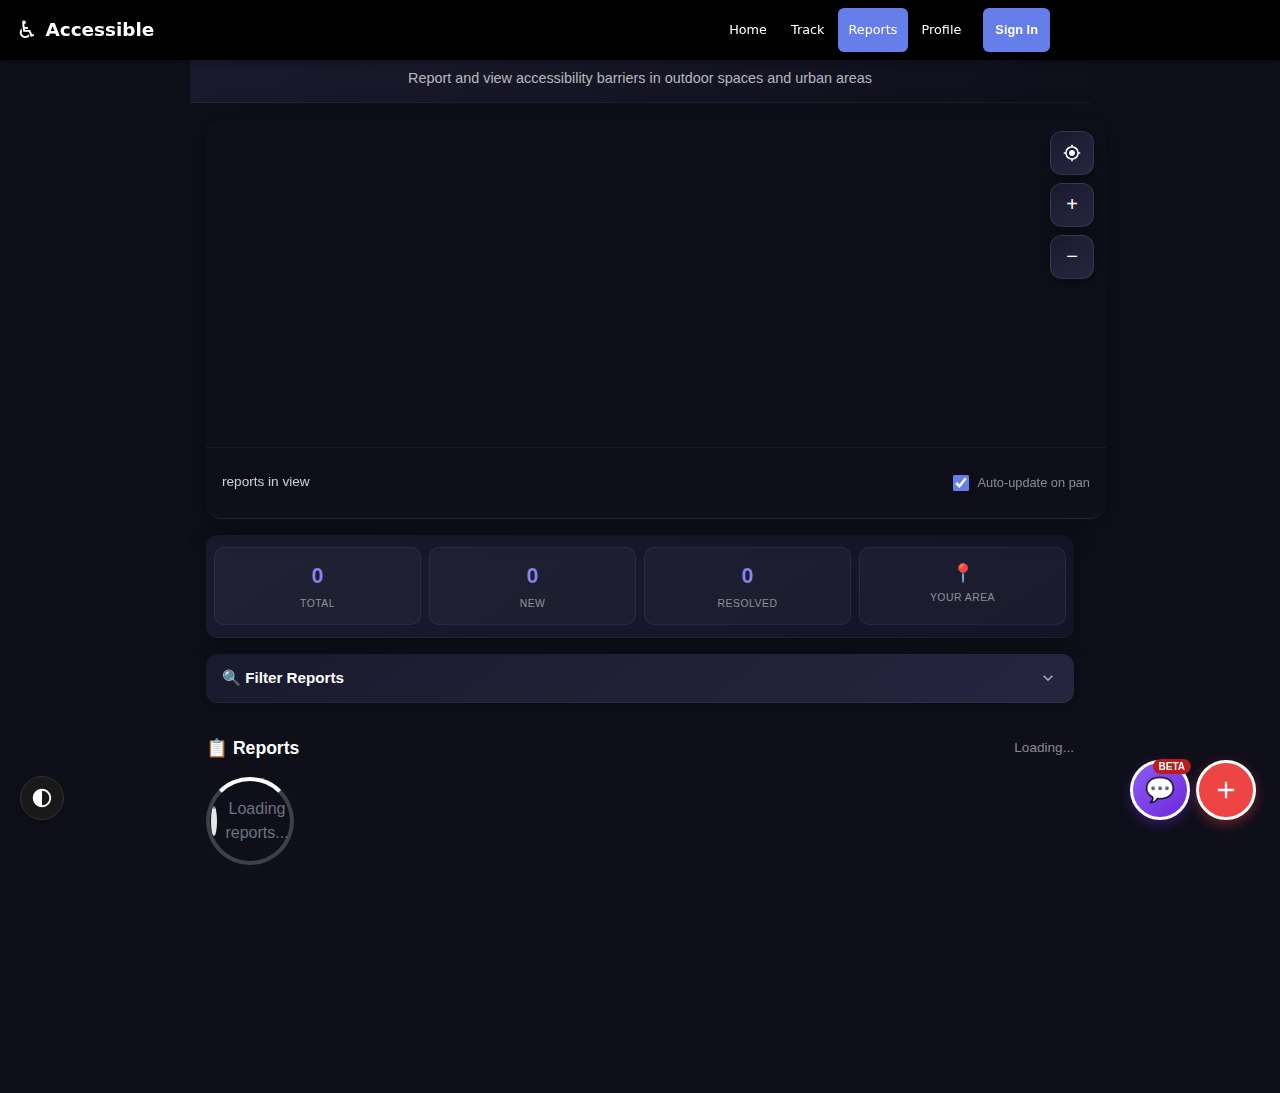
<file: reports.html>
<!DOCTYPE html>
<html lang="en">
<!-- CLEAN-VERSION-2024-12-08 -->
<head>
  <meta charset="UTF-8">
  <meta name="viewport" content="width=device-width, initial-scale=1.0">
  <title>Accessibility Reports - Accessible</title>
  <meta name="description" content="View and report accessibility barriers in outdoor spaces and urban areas">
  
  <!-- Preconnect to external origins for faster loading -->
  <link rel="preconnect" href="https://unpkg.com" crossorigin>
  <link rel="preconnect" href="https://www.gstatic.com" crossorigin>
  <link rel="preconnect" href="https://tile.openstreetmap.org" crossorigin>
  
  <!-- PWA Meta Tags -->
  <meta name="theme-color" content="#2c5530">
  <meta name="mobile-web-app-capable" content="yes">
  <meta name="apple-mobile-web-app-capable" content="yes">
  <meta name="apple-mobile-web-app-status-bar-style" content="default">
  <link rel="manifest" href="manifest.json">
  
  <!-- Leaflet CSS -->
  <link rel="stylesheet" href="https://unpkg.com/leaflet@1.9.4/dist/leaflet.css" />
  <link rel="stylesheet" href="https://unpkg.com/leaflet.markercluster@1.5.3/dist/MarkerCluster.css" />
  <link rel="stylesheet" href="https://unpkg.com/leaflet.markercluster@1.5.3/dist/MarkerCluster.Default.css" />

  <!-- Design System -->
  <link rel="stylesheet" href="src/css/design-system.css">
  <link rel="stylesheet" href="src/css/base.css">
  <link rel="stylesheet" href="src/css/buttons.css">
  <link rel="stylesheet" href="src/css/components.css">
  <link rel="stylesheet" href="src/css/modals.css">
  <link rel="stylesheet" href="src/css/toasts.css">
  <link rel="stylesheet" href="src/css/loading-states.css">
  <link rel="stylesheet" href="src/css/navigation-features.css">
  <link rel="stylesheet" href="src/css/themes.css">
  <link rel="stylesheet" href="src/css/auth.css">
  <link rel="stylesheet" href="src/css/high-contrast.css">
  <link rel="stylesheet" href="src/css/ui-utilities.css">
  <link rel="stylesheet" href="src/css/pwa.css">
  <link rel="stylesheet" href="src/css/unified-nav.css">
  <link rel="stylesheet" href="src/css/mobile-responsive.css">
  <link rel="stylesheet" href="src/css/error-messages.css">
  <link rel="stylesheet" href="src/css/rtl.css">

  <!-- CRITICAL: Apply saved preferences immediately to prevent flash -->
  <script>
    (function() {
      try {
        var prefs = JSON.parse(localStorage.getItem('accessNature_displayPrefs') || '{}');
        if (prefs.highContrast) {
          document.documentElement.classList.add('high-contrast');
        }
        if (prefs.reducedMotion) {
          document.documentElement.classList.add('reduced-motion');
        }
      } catch(e) {}
    })();
  </script>
  
  <style>
    /* ==========================================
       WCAG ACCESSIBILITY STYLES
       ========================================== */
    
    .visually-hidden {
      position: absolute;
      width: 1px;
      height: 1px;
      padding: 0;
      margin: -1px;
      overflow: hidden;
      clip: rect(0, 0, 0, 0);
      white-space: nowrap;
      border: 0;
    }

    /* Focus styles for all interactive elements */
    button:focus-visible,
    a:focus-visible,
    input:focus-visible,
    select:focus-visible,
    textarea:focus-visible,
    [tabindex]:focus-visible {
      outline: 3px solid #2c5530;
      outline-offset: 2px;
    }

    /* Skip to main content link */
    .skip-link {
      position: absolute;
      top: 0;
      left: 0;
      background: #2c5530;
      color: white;
      padding: 8px 16px;
      z-index: 100000;
      text-decoration: none;
      font-weight: 500;
      border-radius: 0 0 4px 0;
      transform: translateY(-100%);
      transition: transform 0.2s ease;
    }

    .skip-link:focus {
      transform: translateY(0);
    }

    /* ==========================================
       REPORTS PAGE STYLES - DARK SLEEK DESIGN
       ========================================== */
    
    /* CRITICAL: Override body overflow for scrolling */
    html, body {
      height: auto !important;
      min-height: 100vh;
      overflow-x: hidden;
      overflow-y: auto !important;
    }

    body { 
      background: #0f0f1a;
      padding-top: 56px; /* Space for fixed nav */
    }

    .reports-page { 
      max-width: 100%;
      margin: 0;
      padding: 0;
      padding-bottom: 100px; /* Space for global nav */
    }

    /* Compact Header */
    .reports-header {
      background: linear-gradient(135deg, #1a1a2e 0%, #0f0f1a 100%);
      padding: 12px 16px;
      text-align: center;
      border-bottom: 1px solid rgba(255, 255, 255, 0.05);
    }

    .reports-tagline {
      color: rgba(255, 255, 255, 0.7);
      font-size: 0.9rem;
      margin: 0;
    }

    /* Map Section - Full Width */
    .map-section-fullwidth {
      position: relative;
      width: 100%;
      height: 45vh;
      min-height: 280px;
      max-height: 400px;
      border-bottom: 1px solid rgba(255, 255, 255, 0.1);
    }

    .reports-map {
      width: 100%;
      height: 100%;
      z-index: 1;
    }

    .map-controls-overlay {
      position: absolute;
      right: 12px;
      top: 12px;
      display: flex;
      flex-direction: column;
      gap: 8px;
      z-index: 1000;
    }

    .map-fab-btn {
      width: 42px;
      height: 42px;
      border-radius: 12px;
      border: 1px solid rgba(255, 255, 255, 0.1);
      background: linear-gradient(145deg, #1a1a2e 0%, #252540 100%);
      box-shadow: 0 4px 15px rgba(0, 0, 0, 0.4);
      cursor: pointer;
      display: flex;
      align-items: center;
      justify-content: center;
      font-size: 1.25rem;
      color: #fff;
      transition: all 0.2s;
    }

    .map-fab-btn:hover {
      background: linear-gradient(145deg, #252540 0%, #2d2d50 100%);
      transform: scale(1.05);
      box-shadow: 0 4px 20px rgba(102, 126, 234, 0.3);
    }

    .map-fab-btn:active {
      transform: scale(0.95);
    }

    .map-fab-btn svg {
      fill: #fff;
    }

    .map-info-bar {
      position: absolute;
      bottom: 0;
      left: 0;
      right: 0;
      background: linear-gradient(180deg, rgba(15, 15, 26, 0.95) 0%, rgba(15, 15, 26, 0.98) 100%);
      padding: 10px 16px;
      display: flex;
      justify-content: space-between;
      align-items: center;
      font-size: 0.85rem;
      z-index: 1000;
      backdrop-filter: blur(10px);
      border-top: 1px solid rgba(255, 255, 255, 0.05);
    }

    .map-info-bar #visibleReportsCount {
      color: rgba(255, 255, 255, 0.8);
      font-weight: 500;
    }

    .auto-update-toggle {
      display: flex;
      align-items: center;
      gap: 6px;
      cursor: pointer;
      color: rgba(255, 255, 255, 0.5);
      font-size: 0.8rem;
    }

    .auto-update-toggle input {
      width: 16px;
      height: 16px;
      accent-color: #667eea;
    }

    /* Quick Stats Bar */
    .quick-stats-bar {
      display: flex;
      background: linear-gradient(145deg, #1a1a2e 0%, #141428 100%);
      border-bottom: 1px solid rgba(255, 255, 255, 0.05);
      padding: 12px 8px;
      gap: 8px;
      overflow-x: auto;
    }

    .quick-stat {
      flex: 1;
      min-width: 70px;
      text-align: center;
      padding: 12px 4px;
      background: rgba(255, 255, 255, 0.03);
      border: 1px solid rgba(255, 255, 255, 0.06);
      border-radius: 10px;
    }

    .quick-stat .qs-value {
      display: block;
      font-size: 1.35rem;
      font-weight: 700;
      background: linear-gradient(135deg, #667eea, #a78bfa);
      -webkit-background-clip: text;
      -webkit-text-fill-color: transparent;
      background-clip: text;
    }

    .quick-stat .qs-label {
      display: block;
      font-size: 0.65rem;
      color: rgba(255, 255, 255, 0.5);
      text-transform: uppercase;
      letter-spacing: 0.5px;
      margin-top: 4px;
    }

    .quick-stat.location .qs-value {
      font-size: 1.1rem;
      -webkit-text-fill-color: #10b981;
    }

    /* Expandable Filters */
    .filters-accordion {
      background: linear-gradient(145deg, #1a1a2e 0%, #252540 100%);
      border-bottom: 1px solid rgba(255, 255, 255, 0.05);
      margin: 16px;
      border-radius: 12px;
      overflow: hidden;
      box-shadow: 0 4px 20px rgba(0, 0, 0, 0.3);
    }

    .filters-toggle {
      width: 100%;
      padding: 14px 16px;
      background: transparent;
      border: none;
      display: flex;
      justify-content: space-between;
      align-items: center;
      cursor: pointer;
      font-size: 0.95rem;
      font-weight: 600;
      color: #fff;
    }

    .filters-toggle .chevron {
      transition: transform 0.2s;
      fill: rgba(255, 255, 255, 0.6);
    }

    .filters-toggle[aria-expanded="true"] .chevron {
      transform: rotate(180deg);
    }

    .filters-content {
      padding: 0 16px 16px;
      transition: max-height 0.3s ease, opacity 0.3s ease;
      overflow: hidden;
    }

    .filters-content.collapsed {
      max-height: 0;
      padding: 0 16px;
      opacity: 0;
    }

    .filters-content:not(.collapsed) {
      max-height: 400px;
      opacity: 1;
    }

    .filters-grid {
      display: grid;
      grid-template-columns: repeat(2, 1fr);
      gap: 12px;
      margin-bottom: 12px;
    }

    .filters-grid .form-group {
      margin: 0;
    }

    .filters-grid .form-group label {
      display: block;
      font-size: 0.7rem;
      font-weight: 600;
      color: rgba(255, 255, 255, 0.5);
      margin-bottom: 4px;
      text-transform: uppercase;
      letter-spacing: 0.5px;
    }

    .filters-grid .form-select {
      width: 100%;
      padding: 10px 12px;
      border: 1px solid rgba(255, 255, 255, 0.1);
      border-radius: 8px;
      font-size: 0.85rem;
      background: rgba(255, 255, 255, 0.05);
      color: #fff;
    }

    .filters-grid .form-select option {
      background: #1a1a2e;
      color: #fff;
    }

    .filter-actions {
      display: flex;
      gap: 8px;
      flex-wrap: wrap;
    }

    .filter-actions .btn {
      flex: 1;
      min-width: 80px;
      padding: 10px 12px;
      border-radius: 8px;
      font-size: 0.85rem;
      font-weight: 600;
      cursor: pointer;
      transition: all 0.2s;
    }

    .filter-actions .btn-primary {
      background: linear-gradient(135deg, #667eea, #764ba2);
      color: #fff;
      border: none;
      box-shadow: 0 2px 10px rgba(102, 126, 234, 0.3);
    }

    .filter-actions .btn-primary:hover {
      transform: translateY(-2px);
      box-shadow: 0 4px 15px rgba(102, 126, 234, 0.4);
    }

    .filter-actions .btn-secondary {
      background: rgba(255, 255, 255, 0.05);
      color: rgba(255, 255, 255, 0.8);
      border: 1px solid rgba(255, 255, 255, 0.1);
    }

    .filter-actions .btn-secondary:hover {
      background: rgba(255, 255, 255, 0.1);
    }

    /* Reports List Section */
    .reports-list-section {
      padding: 16px;
    }

    .reports-list-header {
      display: flex;
      justify-content: space-between;
      align-items: center;
      margin-bottom: 16px;
    }

    .reports-list-header h2 {
      font-size: 1.1rem;
      font-weight: 600;
      color: #fff;
      margin: 0;
    }

    .reports-list-header #listReportsCount {
      font-size: 0.85rem;
      color: rgba(255, 255, 255, 0.5);
    }

    .reports-timeline {
      display: flex;
      flex-direction: column;
      gap: 12px;
    }

    /* Report Cards in Timeline */
    .reports-timeline .report-card,
    .reports-timeline .timeline-card {
      background: linear-gradient(145deg, #1a1a2e 0%, #252540 100%);
      border: 1px solid rgba(255, 255, 255, 0.06);
      border-radius: 12px;
      padding: 16px;
      box-shadow: 0 4px 15px rgba(0, 0, 0, 0.2);
      color: #fff;
    }

    .reports-timeline .report-card:hover,
    .reports-timeline .timeline-card:hover {
      border-color: rgba(102, 126, 234, 0.3);
      box-shadow: 0 4px 20px rgba(102, 126, 234, 0.15);
    }

    /* Loading Spinner */
    .loading-spinner {
      color: rgba(255, 255, 255, 0.5);
      text-align: center;
      padding: 40px;
    }

    /* Mobile Responsive */
    @media (max-width: 480px) {
      .map-section-fullwidth {
        height: 40vh;
        min-height: 250px;
      }

      .filters-grid {
        grid-template-columns: 1fr;
      }

      .quick-stats-bar {
        padding: 8px 4px;
      }

      .quick-stat {
        min-width: 60px;
        padding: 10px 2px;
      }

      .quick-stat .qs-value {
        font-size: 1.2rem;
      }

      .filters-accordion {
        margin: 12px;
      }
    }

    @media (min-width: 768px) {
      .reports-page {
        max-width: 900px;
        margin: 0 auto;
      }

      .map-section-fullwidth {
        margin: 16px;
        border-radius: 16px;
        overflow: hidden;
        box-shadow: 0 4px 30px rgba(0, 0, 0, 0.4);
      }

      .quick-stats-bar {
        margin: 0 16px;
        border-radius: 12px;
        box-shadow: 0 4px 20px rgba(0, 0, 0, 0.3);
      }

      .filters-grid {
        grid-template-columns: repeat(4, 1fr);
      }
    }
    .map-control-btn {
      width: 44px; 
      height: 44px; 
      background: #f3f4f6;
      border: none; 
      border-radius: 8px; 
      cursor: pointer;
      font-size: 1.25rem; 
      transition: all 0.2s;
      display: flex; 
      align-items: center; 
      justify-content: center;
    }
    .map-control-btn:hover { 
      background: #667eea; 
      color: white; 
      transform: translateY(-2px); 
    }

    #reportMap { 
      height: 500px; 
      border-radius: 8px; 
      width: 100%; 
      z-index: 1 !important; 
    }
    #reportMap.fullscreen { 
      position: fixed; 
      top: 0; 
      left: 0; 
      right: 0; 
      bottom: 0; 
      z-index: 9999 !important; 
      height: 100vh !important; 
      width: 100vw !important; 
      border-radius: 0; 
    }

    /* Timeline */
    .timeline-section { 
      background: white; 
      border-radius: 12px; 
      padding: 24px; 
      box-shadow: 0 2px 8px rgba(0,0,0,0.08);
      margin-bottom: 100px; /* Space for FAB */
    }
    .timeline-section h2 { 
      font-size: 1.5rem; 
      margin-bottom: 16px; 
    }
    #reportTimeline {
      min-height: 200px;
    }

    /* Report Card */
    .report-card {
      padding: 16px;
      border-left: 4px solid #f59e0b;
      margin-bottom: 16px;
      background: #f9fafb;
      border-radius: 0 8px 8px 0;
      cursor: pointer;
      transition: all 0.2s;
    }
    .report-card:hover {
      transform: translateY(-2px);
      box-shadow: 0 4px 12px rgba(0,0,0,0.1);
    }
    .report-card.severity-critical { border-left-color: #dc2626; }
    .report-card.severity-high { border-left-color: #ea580c; }
    .report-card.severity-medium { border-left-color: #f59e0b; }
    .report-card.severity-low { border-left-color: #84cc16; }

    /* Temporary marker pulse animation */
    @keyframes tempPulse {
      0%, 100% { box-shadow: 0 0 0 0 rgba(59, 130, 246, 0.4); }
      50% { box-shadow: 0 0 0 8px rgba(59, 130, 246, 0); }
    }

    .report-card-header {
      display: flex;
      justify-content: space-between;
      align-items: start;
      margin-bottom: 8px;
    }
    .report-card-title {
      font-weight: 600;
      font-size: 1rem;
      margin: 0;
      color: #111827;
    }
    .report-card-date {
      font-size: 0.75rem;
      color: #6b7280;
      white-space: nowrap;
      margin-left: 16px;
    }
    .report-card-description {
      font-size: 0.875rem;
      color: #6b7280;
      margin: 0 0 8px 0;
    }
    .report-card-meta {
      display: flex;
      gap: 16px;
      font-size: 0.75rem;
      color: #9ca3af;
    }

    /* FAB - positioned above bottom nav */
    .report-fab {
      position: fixed; 
      bottom: calc(var(--bottom-nav-height, 64px) + 16px + env(safe-area-inset-bottom, 0)); 
      right: 24px;
      width: 60px; 
      height: 60px; 
      background: #ef4444; 
      color: white;
      border: 3px solid white; 
      border-radius: 50%; 
      font-size: 1.5rem;
      cursor: pointer; 
      box-shadow: 0 4px 12px rgba(239, 68, 68, 0.4); 
      transition: all 0.2s;
      z-index: 1000; 
      display: flex; 
      align-items: center; 
      justify-content: center;
    }
    .report-fab:hover { 
      transform: scale(1.1); 
      box-shadow: 0 8px 20px rgba(239, 68, 68, 0.4); 
    }

    /* Report Detail Modal */
    #reportDetailModal {
      position: fixed !important; 
      top: 0 !important; 
      left: 0 !important; 
      right: 0 !important; 
      bottom: 0 !important;
      z-index: 100000 !important; 
      background: rgba(0, 0, 0, 0.5) !important;
      display: flex !important; 
      align-items: center !important; 
      justify-content: center !important;
      padding: 16px;
    }
    #reportDetailModal.hidden { 
      display: none !important; 
    }
    #reportDetailModal .modal-content {
      background: white; 
      border-radius: 16px;
      max-width: 800px; 
      width: 100%; 
      max-height: 90vh;
      overflow-y: auto; 
      position: relative; 
      z-index: 100001 !important;
    }
    .modal-header {
      padding: 20px 24px;
      border-bottom: 1px solid #e5e7eb;
      display: flex;
      justify-content: space-between;
      align-items: center;
    }
    .modal-header h2 {
      margin: 0;
      font-size: 1.25rem;
    }
    .modal-close {
      background: none;
      border: none;
      font-size: 1.5rem;
      cursor: pointer;
      color: #6b7280;
      padding: 4px 8px;
    }
    .modal-close:hover {
      color: #111827;
    }
    .modal-body {
      padding: 24px;
    }

    /* Loading State */
    .loading-spinner {
      display: flex;
      align-items: center;
      justify-content: center;
      gap: 8px;
      padding: 40px;
      color: #6b7280;
    }
    .loading-spinner::before {
      content: '';
      width: 24px;
      height: 24px;
      border: 3px solid #e5e7eb;
      border-top-color: #667eea;
      border-radius: 50%;
      animation: spin 0.8s linear infinite;
    }
    @keyframes spin { 
      to { transform: rotate(360deg); } 
    }

    /* Top Navigation */
    .top-nav {
      position: fixed;
      top: 0;
      left: 0;
      right: 0;
      height: 60px;
      background: #000;
      box-shadow: 0 2px 8px rgba(0,0,0,0.3);
      display: flex;
      align-items: center;
      padding: 0 16px;
      z-index: 9999;
    }
    .nav-brand {
      display: flex;
      align-items: center;
      gap: 8px;
      font-weight: 700;
      font-size: 1.15rem;
      color: #fff;
      text-decoration: none;
    }
    .nav-brand-icon {
      font-size: 1.5rem;
    }
    .nav-auth-indicator {
      display: none;
    }
    .nav-menu {
      display: none;
    }
    
    /* Desktop: show nav-menu */
    @media (min-width: 769px) {
      .top-nav {
        padding-right: 230px; /* Space for top toolbar */
        justify-content: flex-start !important; /* Override unified-nav.css space-between */
      }
      .top-nav::after {
        display: none !important; /* Remove pseudo-element spacer from unified-nav.css */
      }
      .nav-brand {
        margin-right: 0 !important; /* Override unified-nav.css margin-right: auto */
      }
      .menu-toggle { display: none !important; }
      .nav-menu {
        display: flex !important;
        position: static;
        background: none;
        box-shadow: none;
        padding: 0;
        gap: 4px;
        align-items: center;
        flex-shrink: 0;
        margin-left: auto; /* Push nav-menu to right, next to toolbar */
      }
      /* Hide emoji icons on desktop to save space */
      .nav-menu .nav-icon-emoji {
        display: none;
      }
      .nav-menu .nav-link,
      .nav-menu #profileNavLink {
        padding: 6px 10px;
        border-radius: 6px;
        color: #fff;
        text-decoration: none;
        font-size: 0.8rem;
        display: inline-flex !important;
        align-items: center !important;
        justify-content: center !important;
        line-height: 1;
        height: 32px;
        box-sizing: border-box;
        vertical-align: middle;
      }
      /* Hide mobility profile on desktop - MUST come after .nav-link rule */
      .nav-menu .nav-mobility-profile {
        display: none !important;
      }
      .nav-menu .nav-link:hover {
        background: rgba(255,255,255,0.15);
      }
      .nav-menu .nav-link.active {
        background: #667eea;
        color: white;
      }
      .nav-menu .nav-auth {
        margin-left: 8px;
        display: flex;
        align-items: center;
      }
      .nav-menu .nav-auth .btn {
        padding: 6px 12px;
        border-radius: 6px;
        border: none;
        background: #667eea;
        color: white;
        cursor: pointer;
        font-size: 0.8rem;
        display: inline-flex;
        align-items: center;
        justify-content: center;
        gap: 6px;
        height: 32px;
        box-sizing: border-box;
      }
      .nav-menu .nav-auth .btn:hover {
        background: #5a6fd6;
      }
    }
    
    /* Mobile: hide nav-menu and keep nav-brand left */
    @media (max-width: 768px) {
      .top-nav {
        justify-content: flex-start !important;
      }
      .top-nav::after {
        display: none !important;
      }
      .nav-brand {
        margin-right: 0 !important;
      }
      .menu-toggle { display: none !important; }
      .nav-menu { display: none !important; }
    }
    
    .menu-toggle {
      display: none;
      align-items: center;
      justify-content: center;
      background: none;
      border: none;
      cursor: pointer;
      padding: 8px;
      flex-shrink: 0;
    }
    .menu-toggle:focus {
      outline: none !important;
      background: transparent !important;
    }
    .hamburger-icon {
      width: 24px;
      height: 18px;
      display: flex;
      flex-direction: column;
      justify-content: space-between;
    }
    .hamburger-icon span {
      display: block;
      width: 24px;
      height: 3px;
      background: #fff;
      border-radius: 2px;
      transition: all 0.3s ease;
    }
    .menu-toggle.active .hamburger-icon span:nth-child(1) {
      transform: rotate(45deg) translate(5px, 5px);
    }
    .menu-toggle.active .hamburger-icon span:nth-child(2) {
      opacity: 0;
    }
    .menu-toggle.active .hamburger-icon span:nth-child(3) {
      transform: rotate(-45deg) translate(5px, -5px);
    }

    /* Buttons */
    .btn {
      padding: 10px 20px;
      border-radius: 8px;
      font-weight: 600;
      font-size: 0.875rem;
      cursor: pointer;
      transition: all 0.2s;
      border: none;
      display: inline-flex;
      align-items: center;
      gap: 6px;
    }
    .btn-primary {
      background: #667eea;
      color: white;
    }
    .btn-primary:hover {
      background: #5a67d8;
      transform: translateY(-1px);
    }
    .btn-secondary {
      background: #f3f4f6;
      color: #374151;
    }
    .btn-secondary:hover {
      background: #e5e7eb;
    }

    /* Report Create Modal */
    #reportCreateModal {
      position: fixed !important; 
      top: 0 !important; 
      left: 0 !important; 
      right: 0 !important; 
      bottom: 0 !important;
      z-index: 100000 !important; 
      background: rgba(0, 0, 0, 0.5) !important;
      display: flex !important; 
      align-items: center !important; 
      justify-content: center !important;
      padding: 16px;
      overflow-y: auto;
    }
    #reportCreateModal.hidden { 
      display: none !important; 
    }
    #reportCreateModal .modal-content {
      background: white; 
      border-radius: 16px;
      max-width: 600px; 
      width: 100%; 
      max-height: 90vh;
      overflow-y: auto; 
      position: relative;
    }

    /* Mobile */
    @media (max-width: 768px) {
      body {
        padding-top: 56px;
      }
      .top-nav {
        height: 56px;
        padding: 0 16px;
      }
      .page-container { 
        padding: 16px; 
      }
      .page-header { 
        padding: 20px; 
      }
      .page-header h1 { 
        font-size: 1.5rem; 
      }
      #reportMap { 
        height: 300px; 
      }
      .filters-grid { 
        grid-template-columns: 1fr; 
      }
      .stats-grid { 
        grid-template-columns: repeat(2, 1fr); 
      }
      .report-fab { 
        bottom: calc(var(--bottom-nav-height, 64px) + 16px + env(safe-area-inset-bottom, 0)); 
        right: 16px; 
        width: 56px; 
        height: 56px; 
        font-size: 1.5rem; 
      }
      
      /* Hide top nav menu on mobile (replaced by bottom nav) */
      .menu-toggle { 
        display: none !important;
      }
      .nav-menu {
        display: none !important;
      }
    }
    
    /* High contrast toggle - circular button style */
    .high-contrast-toggle {
      position: fixed;
      bottom: calc(var(--bottom-nav-height, 64px) + 16px + env(safe-area-inset-bottom, 0));
      left: 20px;
      z-index: 9999;
      width: 44px;
      height: 44px;
      display: flex;
      align-items: center;
      justify-content: center;
      padding: 0;
      background: rgba(26, 26, 26, 0.95);
      color: #fff;
      border: 1px solid #333;
      border-radius: 50%;
      cursor: pointer;
      box-shadow: 0 2px 8px rgba(0,0,0,0.3);
    }
    
    .high-contrast-toggle .toggle-text {
      display: none;
    }
    
    .high-contrast-toggle .toggle-icon {
      display: flex;
      align-items: center;
      justify-content: center;
    }
    
    /* ============================================
       AUTH MODAL - FIXED POSITIONING FOR ALL ELEMENTS
       ============================================ */
    #authModal {
      display: block !important;
    }
    
    #authModal.hidden {
      display: none !important;
    }
    
    #authModal > .auth-modal-backdrop {
      position: fixed !important;
      top: 0 !important;
      left: 0 !important;
      right: 0 !important;
      bottom: 0 !important;
      width: 100vw !important;
      height: 100vh !important;
      background: rgba(0, 0, 0, 0.8) !important;
      backdrop-filter: blur(10px) !important;
      z-index: 999998 !important;
    }
    
    #authModal > .auth-modal-container {
      position: fixed !important;
      top: 50% !important;
      left: 50% !important;
      transform: translate(-50%, -50%) !important;
      background: white !important;
      border-radius: 20px !important;
      width: 90% !important;
      max-width: 420px !important;
      max-height: 90vh !important;
      overflow: hidden !important;
      box-shadow: 0 25px 50px rgba(0, 0, 0, 0.3) !important;
      z-index: 999999 !important;
    }
    
    /* Force LTR for email and password inputs even in RTL mode */
    input[type="email"],
    input[type="password"] {
      direction: ltr !important;
      text-align: left !important;
    }
  </style>
  
  <!-- Global Bottom Navigation -->
  <link rel="stylesheet" href="src/css/global-nav.css">
  
  <!-- Analytics & Error Monitoring -->
  <script src="src/utils/monitoring.js" defer></script>
</head>
<body>
  <!-- Skip to main content link for keyboard users -->
  <a href="#main-content" class="skip-link" data-i18n="common.skipToMain">Skip to main content</a>

  <!-- Navigation -->
  <nav class="top-nav" role="navigation" aria-label="Main navigation">
    <a href="index.html" class="nav-brand">
      <span class="nav-brand-icon" aria-hidden="true">♿</span>
      <span>Accessible</span>
    </a>
    <div class="nav-auth-indicator">
      <div class="auth-status" id="navAuthIndicator">
        <span aria-hidden="true">👤</span>
        <span id="navAuthStatusText">Guest</span>
      </div>
    </div>
    <button class="menu-toggle" id="menuToggle" aria-label="Open menu" aria-expanded="false" aria-controls="navMenu">
      <span class="hamburger-icon" aria-hidden="true">
        <span></span>
        <span></span>
        <span></span>
      </span>
    </button>
    <div class="nav-menu" id="navMenu" role="menu">
      <a href="index.html" class="nav-link" role="menuitem"><span class="nav-icon-emoji" aria-hidden="true">🏠 </span>Home</a>
      <a href="tracker.html" class="nav-link" role="menuitem"><span class="nav-icon-emoji" aria-hidden="true">🗺️ </span>Track</a>
      <a href="reports.html" class="nav-link active" role="menuitem" aria-current="page"><span class="nav-icon-emoji" aria-hidden="true">📋 </span>Reports</a>
      <a href="profile.html" class="nav-link" id="profileNavLink" style="display: none;" role="menuitem"><span class="nav-icon-emoji" aria-hidden="true">👤 </span>Profile</a>
      <div class="nav-auth">
        <button id="navAuthBtn" class="btn btn-primary" aria-label="Sign in to your account" data-i18n="auth.signIn">Sign In</button>
      </div>
    </div>
  </nav>

  <!-- High Contrast Toggle -->
  <button id="highContrastToggle" class="high-contrast-toggle" aria-label="Toggle high contrast mode for outdoor visibility" title="Toggle high contrast mode" aria-pressed="false">
    <span class="toggle-icon" aria-hidden="true">
      <svg width="22" height="22" viewBox="0 0 24 24" fill="white">
        <path d="M12 2C6.48 2 2 6.48 2 12s4.48 10 10 10 10-4.48 10-10S17.52 2 12 2zm0 18V4c4.41 0 8 3.59 8 8s-3.59 8-8 8z"/>
      </svg>
    </span>
    <span class="toggle-text">High Contrast</span>
  </button>

  <main id="main-content" class="reports-page" role="main">
    <!-- Compact Header -->
    <div class="reports-header">
      <p class="reports-tagline" data-i18n="reports.tagline">Report and view accessibility barriers in outdoor spaces and urban areas</p>
    </div>

    <!-- Map Section - Primary Focus -->
    <div class="map-section-fullwidth">
      <div id="reportMap" class="reports-map"></div>
      <div class="map-controls-overlay">
        <button class="map-fab-btn" id="centerMapBtn" data-i18n-title="reports.centerMap" title="Center on my location" aria-label="Center map on my location">
          <svg width="20" height="20" viewBox="0 0 24 24" fill="currentColor">
            <path d="M12 8c-2.21 0-4 1.79-4 4s1.79 4 4 4 4-1.79 4-4-1.79-4-4-4zm8.94 3A8.994 8.994 0 0013 3.06V1h-2v2.06A8.994 8.994 0 003.06 11H1v2h2.06A8.994 8.994 0 0011 20.94V23h2v-2.06A8.994 8.994 0 0020.94 13H23v-2h-2.06zM12 19c-3.87 0-7-3.13-7-7s3.13-7 7-7 7 3.13 7 7-3.13 7-7 7z"/>
          </svg>
        </button>
        <button class="map-fab-btn" id="zoomInBtn" data-i18n-title="reports.zoomIn" title="Zoom in" aria-label="Zoom in">+</button>
        <button class="map-fab-btn" id="zoomOutBtn" data-i18n-title="reports.zoomOut" title="Zoom out" aria-label="Zoom out">−</button>
      </div>
      <div class="map-info-bar">
        <span id="visibleReportsCount" data-i18n="reports.reportsInView">0 reports in view</span>
        <label class="auto-update-toggle">
          <input type="checkbox" id="autoUpdateReports" checked>
          <span data-i18n="reports.autoUpdateOnPan">Auto-update on pan</span>
        </label>
      </div>
    </div>

    <!-- Quick Stats Bar -->
    <div class="quick-stats-bar">
      <div class="quick-stat">
        <span class="qs-value" id="totalReports">0</span>
        <span class="qs-label" data-i18n="reports.totalReports">Total</span>
      </div>
      <div class="quick-stat">
        <span class="qs-value" id="newReports">0</span>
        <span class="qs-label" data-i18n="reports.newReports">New</span>
      </div>
      <div class="quick-stat">
        <span class="qs-value" id="resolvedReports">0</span>
        <span class="qs-label" data-i18n="reports.resolvedReports">Resolved</span>
      </div>
      <div class="quick-stat location">
        <span class="qs-value" id="yourLocation">📍</span>
        <span class="qs-label" data-i18n="reports.yourArea">Your Area</span>
      </div>
    </div>

    <!-- Expandable Filters -->
    <div class="filters-accordion">
      <button class="filters-toggle" id="filtersToggleBtn" aria-expanded="false" aria-controls="filtersContent">
        <span data-i18n="reports.filterReports">🔍 Filter Reports</span>
        <svg class="chevron" width="20" height="20" viewBox="0 0 24 24" fill="currentColor">
          <path d="M7.41 8.59L12 13.17l4.59-4.58L18 10l-6 6-6-6 1.41-1.41z"/>
        </svg>
      </button>
      <div class="filters-content collapsed" id="filtersContent">
        <div class="filters-grid">
          <div class="form-group">
            <label for="statusFilter" data-i18n="reports.status">Status</label>
            <select id="statusFilter" class="form-select">
              <option value="" data-i18n="reports.allStatuses">All Statuses</option>
              <option value="new" data-i18n="reports.statusNew">New</option>
              <option value="acknowledged" data-i18n="reports.statusAcknowledged">Acknowledged</option>
              <option value="in_progress" data-i18n="reports.inProgress">In Progress</option>
              <option value="resolved" data-i18n="reports.statusResolved">Resolved</option>
            </select>
          </div>
          <div class="form-group">
            <label for="severityFilter" data-i18n="reports.severity">Severity</label>
            <select id="severityFilter" class="form-select">
              <option value="" data-i18n="reports.allSeverities">All Severities</option>
              <option value="5,critical" data-i18n="reports.severityCritical">⚠️ 5 - Critical</option>
              <option value="4,high" data-i18n="reports.severityHigh">⚠️ 4 - High</option>
              <option value="3,medium" data-i18n="reports.severityMedium">⚠️ 3 - Medium</option>
              <option value="2,low" data-i18n="reports.severityLow">⚠️ 2 - Low</option>
              <option value="1,minor" data-i18n="reports.severityMinor">⚠️ 1 - Minor</option>
            </select>
          </div>
          <div class="form-group">
            <label for="typeFilter" data-i18n="reports.issueType">Issue Type</label>
            <select id="typeFilter" class="form-select">
              <option value="" data-i18n="reports.allTypes">All Types</option>
              <option value="curb_ramp" data-i18n="reportForm.curbRamp">Missing/Damaged Curb Ramp</option>
              <option value="sidewalk_blocked" data-i18n="reportForm.sidewalkBlocked">Blocked Sidewalk</option>
              <option value="damaged_sidewalk" data-i18n="reportForm.damagedSidewalk">Damaged Sidewalk</option>
              <option value="inaccessible_entrance" data-i18n="reportForm.inaccessibleEntrance">Inaccessible Entrance</option>
              <option value="broken_elevator" data-i18n="reportForm.brokenElevator">Broken Elevator/Lift</option>
              <option value="parking_blocked" data-i18n="reportForm.parkingBlocked">Blocked Accessible Parking</option>
              <option value="trail_obstacle" data-i18n="reportForm.trailObstacle">Trail Obstacle</option>
              <option value="other" data-i18n="common.other">Other</option>
            </select>
          </div>
          <div class="form-group">
            <label for="durationFilter" data-i18n="reports.duration">Duration</label>
            <select id="durationFilter" class="form-select">
              <option value="" data-i18n="reports.allTypes">All Types</option>
              <option value="permanent" data-i18n="reports.permanent">🏗️ Permanent</option>
              <option value="temporary" data-i18n="reports.temporary">⏳ Temporary</option>
            </select>
          </div>
        </div>
        <div class="filter-actions">
          <button class="btn btn-primary" id="applyFiltersBtn" data-i18n="common.apply">Apply</button>
          <button class="btn btn-secondary" id="resetFiltersBtn" data-i18n="common.reset">Reset</button>
          <button class="btn btn-secondary" id="exportAllBtn" title="Export to CSV" data-i18n="common.export">📊 Export</button>
        </div>
      </div>
    </div>

    <!-- Reports List -->
    <div class="reports-list-section">
      <div class="reports-list-header">
        <h2 data-i18n="reports.reportsList">📋 Reports</h2>
        <span id="listReportsCount" data-i18n="common.loading">Loading...</span>
      </div>
      <div id="reportTimeline" class="reports-timeline">
        <div class="loading-spinner" data-i18n="reports.loadingReports">Loading reports...</div>
      </div>
    </div>
  </main>

  <!-- FAB -->
  <button class="report-fab" id="reportFabBtn" data-i18n-title="reports.createReport" title="Report an issue" aria-label="Create new report">
    <svg width="28" height="28" viewBox="0 0 24 24" fill="white">
      <path d="M19 13h-6v6h-2v-6H5v-2h6V5h2v6h6v2z"/>
    </svg>
  </button>

  <!-- Report Detail Modal -->
  <div id="reportDetailModal" class="hidden" role="dialog" aria-modal="true" aria-labelledby="modalTitle">
    <div class="modal-content">
      <div class="modal-header">
        <h2 id="modalTitle" data-i18n="reports.reportDetails">Report Details</h2>
        <button class="modal-close" id="closeModalBtn" aria-label="Close modal">&times;</button>
      </div>
      <div class="modal-body" id="modalBody">
        <!-- Content loaded dynamically -->
      </div>
    </div>
  </div>

  <!-- Create Report Modal -->
  <div id="createReportModal" class="hidden" role="dialog" aria-modal="true" aria-labelledby="createReportTitle" style="position: fixed; top: 0; left: 0; right: 0; bottom: 0; z-index: 100000; background: rgba(0,0,0,0.5); display: flex; align-items: center; justify-content: center; padding: 16px;">
    <div class="modal-content" style="background: white; border-radius: 16px; max-width: 600px; width: 100%; max-height: 90vh; overflow-y: auto;">
      <div class="modal-header">
        <h2 id="createReportTitle" data-i18n="reportForm.title">📋 Report Accessibility Issue</h2>
        <button class="modal-close" id="closeCreateModalBtn" aria-label="Close modal">&times;</button>
      </div>
      <div class="modal-body" style="padding: 24px;">
        <form id="createReportForm">
          <!-- Location -->
          <div style="margin-bottom: 20px;">
            <label style="display: block; margin-bottom: 8px; font-weight: 600;">📍 <span data-i18n="reportForm.location">Location</span></label>
            <div id="locationPickerMap" style="height: 200px; border-radius: 8px; margin-bottom: 8px; background: #f3f4f6;"></div>
            <p style="font-size: 0.875rem; color: #6b7280; margin: 0;" id="selectedLocationText" data-i18n="reportForm.clickMapOrUseLocation">Click on the map to select location, or use current location</p>
            <input type="hidden" id="reportLat" required>
            <input type="hidden" id="reportLng" required>
            <button type="button" id="useCurrentLocationBtn" class="btn btn-secondary" style="margin-top: 8px; width: 100%;">📍 <span data-i18n="reportForm.useCurrentLocation">Use My Current Location</span></button>
          </div>

          <!-- Issue Type -->
          <div style="margin-bottom: 20px;">
            <label for="reportIssueType" style="display: block; margin-bottom: 8px; font-weight: 600;">🏷️ <span data-i18n="reportForm.issueType">Issue Type</span> *</label>
            <select id="reportIssueType" class="form-select" required>
              <option value="" data-i18n="reportForm.selectType">Select issue type...</option>
              <optgroup label="Sidewalk Issues" data-i18n-label="reportForm.sidewalkIssues">
                <option value="curb_ramp" data-i18n="reportForm.curbRamp">🚧 Missing/Damaged Curb Ramp</option>
                <option value="sidewalk_blocked" data-i18n="reportForm.sidewalkBlocked">⛔ Blocked Sidewalk</option>
                <option value="damaged_sidewalk" data-i18n="reportForm.damagedSidewalk">💔 Damaged Sidewalk</option>
                <option value="tactile_paving" data-i18n="reportForm.tactilePaving">🔲 Missing Tactile Paving</option>
              </optgroup>
              <optgroup label="Building Access" data-i18n-label="reportForm.buildingAccess">
                <option value="inaccessible_entrance" data-i18n="reportForm.inaccessibleEntrance">🚪 Inaccessible Entrance</option>
                <option value="broken_elevator" data-i18n="reportForm.brokenElevator">🛗 Broken Elevator/Lift</option>
                <option value="heavy_doors" data-i18n="reportForm.heavyDoors">🚪 Heavy/Manual Doors</option>
                <option value="stairs_only" data-i18n="reportForm.stairsOnly">🪜 Stairs Only Access</option>
              </optgroup>
              <optgroup label="Parking" data-i18n-label="reportForm.parkingIssues">
                <option value="parking_blocked" data-i18n="reportForm.parkingBlocked">🅿️ Blocked Accessible Parking</option>
                <option value="no_parking" data-i18n="reportForm.noParking">🚫 No Accessible Parking</option>
                <option value="damaged_parking" data-i18n="reportForm.damagedParking">⚠️ Damaged Parking Space</option>
              </optgroup>
              <optgroup label="Facilities" data-i18n-label="reportForm.facilitiesIssues">
                <option value="inaccessible_restroom" data-i18n="reportForm.inaccessibleRestroom">🚻 Inaccessible Restroom</option>
                <option value="inaccessible_fountain" data-i18n="reportForm.inaccessibleFountain">🚰 Inaccessible Water Fountain</option>
                <option value="no_seating" data-i18n="reportForm.noSeating">💺 No Accessible Seating</option>
              </optgroup>
              <optgroup label="Trail/Outdoor" data-i18n-label="reportForm.trailOutdoor">
                <option value="trail_obstacle" data-i18n="reportForm.trailObstacle">🪨 Trail Obstacle</option>
                <option value="trail_erosion" data-i18n="reportForm.trailErosion">🕳️ Trail Erosion/Damage</option>
                <option value="overgrown" data-i18n="reportForm.overgrown">🌿 Overgrown Vegetation</option>
                <option value="missing_sign" data-i18n="reportForm.missingSign">🪧 Missing Signage</option>
              </optgroup>
              <optgroup label="Transit" data-i18n-label="reportForm.transitIssues">
                <option value="bus_stop" data-i18n="reportForm.busStop">🚌 Inaccessible Bus Stop</option>
                <option value="transit_station" data-i18n="reportForm.transitStation">🚇 Inaccessible Station</option>
              </optgroup>
              <optgroup label="Other" data-i18n-label="reportForm.otherIssue">
                <option value="other" data-i18n="reportForm.otherIssue">📝 Other Issue</option>
              </optgroup>
            </select>
          </div>

          <!-- Severity - Enhanced 1-5 Scale -->
          <div style="margin-bottom: 20px;">
            <label style="display: block; margin-bottom: 8px; font-weight: 600;">⚠️ <span data-i18n="reportForm.severity">Severity Level</span> *</label>
            <p style="font-size: 0.85rem; color: #6b7280; margin-bottom: 12px;" data-i18n="reportForm.severityHint">Rate how much this barrier impacts accessibility (1 = minor inconvenience, 5 = completely blocks access)</p>
            
            <div class="severity-scale" style="display: flex; gap: 8px; margin-bottom: 12px;">
              <label class="severity-option" style="flex: 1; display: flex; flex-direction: column; align-items: center; padding: 12px 8px; border: 2px solid #e5e7eb; border-radius: 10px; cursor: pointer; transition: all 0.2s; background: white;">
                <input type="radio" name="reportSeverity" value="1" style="display: none;">
                <span style="font-size: 1.5rem; margin-bottom: 4px;">1️⃣</span>
                <span style="font-size: 0.75rem; font-weight: 600; color: #22c55e;" data-i18n="reportForm.minor">Minor</span>
              </label>
              <label class="severity-option" style="flex: 1; display: flex; flex-direction: column; align-items: center; padding: 12px 8px; border: 2px solid #e5e7eb; border-radius: 10px; cursor: pointer; transition: all 0.2s; background: white;">
                <input type="radio" name="reportSeverity" value="2" style="display: none;">
                <span style="font-size: 1.5rem; margin-bottom: 4px;">2️⃣</span>
                <span style="font-size: 0.75rem; font-weight: 600; color: #84cc16;" data-i18n="reportForm.low">Low</span>
              </label>
              <label class="severity-option" style="flex: 1; display: flex; flex-direction: column; align-items: center; padding: 12px 8px; border: 2px solid #e5e7eb; border-radius: 10px; cursor: pointer; transition: all 0.2s; background: white;">
                <input type="radio" name="reportSeverity" value="3" checked style="display: none;">
                <span style="font-size: 1.5rem; margin-bottom: 4px;">3️⃣</span>
                <span style="font-size: 0.75rem; font-weight: 600; color: #f59e0b;" data-i18n="reportForm.medium">Medium</span>
              </label>
              <label class="severity-option" style="flex: 1; display: flex; flex-direction: column; align-items: center; padding: 12px 8px; border: 2px solid #e5e7eb; border-radius: 10px; cursor: pointer; transition: all 0.2s; background: white;">
                <input type="radio" name="reportSeverity" value="4" style="display: none;">
                <span style="font-size: 1.5rem; margin-bottom: 4px;">4️⃣</span>
                <span style="font-size: 0.75rem; font-weight: 600; color: #ea580c;" data-i18n="reportForm.high">High</span>
              </label>
              <label class="severity-option" style="flex: 1; display: flex; flex-direction: column; align-items: center; padding: 12px 8px; border: 2px solid #e5e7eb; border-radius: 10px; cursor: pointer; transition: all 0.2s; background: white;">
                <input type="radio" name="reportSeverity" value="5" style="display: none;">
                <span style="font-size: 1.5rem; margin-bottom: 4px;">5️⃣</span>
                <span style="font-size: 0.75rem; font-weight: 600; color: #dc2626;" data-i18n="reportForm.critical">Critical</span>
              </label>
            </div>
            
            <div id="severityDescription" style="padding: 12px; background: #fef3c7; border-radius: 8px; font-size: 0.85rem; color: #92400e;">
              <strong data-i18n="reportForm.medium">Medium (3)</strong>: <span data-i18n="reportForm.severityMediumDesc">Significant barrier that makes the area difficult to use for people with mobility needs.</span>
            </div>
          </div>
          
          <script>
            // Severity scale interaction
            document.querySelectorAll('.severity-option').forEach(option => {
              option.addEventListener('click', function() {
                // Remove selected state from all
                document.querySelectorAll('.severity-option').forEach(o => {
                  o.style.borderColor = '#e5e7eb';
                  o.style.background = 'white';
                  o.style.transform = 'scale(1)';
                });
                
                // Add selected state
                const input = this.querySelector('input');
                input.checked = true;
                const value = parseInt(input.value);
                
                const colors = {
                  1: { border: '#22c55e', bg: '#f0fdf4' },
                  2: { border: '#84cc16', bg: '#f7fee7' },
                  3: { border: '#f59e0b', bg: '#fef3c7' },
                  4: { border: '#ea580c', bg: '#fff7ed' },
                  5: { border: '#dc2626', bg: '#fef2f2' }
                };
                
                this.style.borderColor = colors[value].border;
                this.style.background = colors[value].bg;
                this.style.transform = 'scale(1.05)';
                
                // Update description using translations
                const descriptions = {
                  1: { labelKey: 'reportForm.minor', descKey: 'reportForm.severityMinorDesc', color: '#166534', bg: '#f0fdf4' },
                  2: { labelKey: 'reportForm.low', descKey: 'reportForm.severityLowDesc', color: '#3f6212', bg: '#f7fee7' },
                  3: { labelKey: 'reportForm.medium', descKey: 'reportForm.severityMediumDesc', color: '#92400e', bg: '#fef3c7' },
                  4: { labelKey: 'reportForm.high', descKey: 'reportForm.severityHighDesc', color: '#9a3412', bg: '#fff7ed' },
                  5: { labelKey: 'reportForm.critical', descKey: 'reportForm.severityCriticalDesc', color: '#991b1b', bg: '#fef2f2' }
                };
                
                const desc = document.getElementById('severityDescription');
                const label = window.t ? window.t(descriptions[value].labelKey) : descriptions[value].labelKey.split('.')[1];
                const text = window.t ? window.t(descriptions[value].descKey) : 'Description loading...';
                desc.innerHTML = '<strong>' + label + '</strong>: ' + text;
                desc.style.background = descriptions[value].bg;
                desc.style.color = descriptions[value].color;
              });
              
              // Initialize selected state
              const input = option.querySelector('input');
              if (input.checked) {
                option.click();
              }
            });
          </script>

          <!-- Temporary/Permanent Indicator -->
          <div style="margin-bottom: 20px;">
            <label style="display: block; margin-bottom: 8px; font-weight: 600;">🕐 <span data-i18n="reportForm.durationType">Duration Type</span></label>
            <p style="font-size: 0.85rem; color: #6b7280; margin-bottom: 12px;" data-i18n="reportForm.durationHint">Is this a temporary or permanent barrier?</p>
            <div style="display: flex; gap: 12px;">
              <label class="duration-option" style="flex: 1; display: flex; align-items: center; gap: 12px; padding: 14px; border: 2px solid #e5e7eb; border-radius: 10px; cursor: pointer; transition: all 0.2s; background: white;">
                <input type="radio" name="durationType" value="permanent" checked style="width: 20px; height: 20px;">
                <div>
                  <span style="font-size: 1.2rem;">🏗️</span>
                  <span style="font-weight: 600; margin-left: 4px;" data-i18n="reportForm.permanent">Permanent</span>
                  <div style="font-size: 0.8rem; color: #6b7280;" data-i18n="reportForm.permanentHint">Ongoing structural issue</div>
                </div>
              </label>
              <label class="duration-option" style="flex: 1; display: flex; align-items: center; gap: 12px; padding: 14px; border: 2px solid #e5e7eb; border-radius: 10px; cursor: pointer; transition: all 0.2s; background: white;">
                <input type="radio" name="durationType" value="temporary" style="width: 20px; height: 20px;">
                <div>
                  <span style="font-size: 1.2rem;">⏳</span>
                  <span style="font-weight: 600; margin-left: 4px;" data-i18n="reportForm.temporary">Temporary</span>
                  <div style="font-size: 0.8rem; color: #6b7280;" data-i18n="reportForm.temporaryHint">Construction, seasonal, etc.</div>
                </div>
              </label>
            </div>
            
            <!-- Expected resolution date (only shown for temporary) -->
            <div id="expectedResolutionContainer" style="display: none; margin-top: 12px; padding: 12px; background: #f0f9ff; border-radius: 8px; border: 1px solid #bae6fd;">
              <label for="expectedResolution" style="display: block; margin-bottom: 8px; font-weight: 600; font-size: 0.9rem;">📅 <span data-i18n="reportForm.expectedResolution">Expected Resolution Date</span> (optional)</label>
              <input type="date" id="expectedResolution" class="form-select" style="width: 100%;">
              <p style="font-size: 0.75rem; color: #0369a1; margin-top: 6px; margin-bottom: 0;" data-i18n="reportForm.expectedResolutionHint">When do you expect this barrier to be removed?</p>
            </div>
          </div>

          <script>
            // Duration type interaction
            document.querySelectorAll('.duration-option').forEach(option => {
              option.addEventListener('click', function() {
                // Update visual state
                document.querySelectorAll('.duration-option').forEach(o => {
                  o.style.borderColor = '#e5e7eb';
                  o.style.background = 'white';
                });
                this.style.borderColor = '#3b82f6';
                this.style.background = '#eff6ff';
                
                // Show/hide expected resolution date
                const isTemporary = this.querySelector('input').value === 'temporary';
                document.getElementById('expectedResolutionContainer').style.display = isTemporary ? 'block' : 'none';
              });
            });
          </script>

          <!-- Title -->
          <div style="margin-bottom: 20px;">
            <label for="reportTitle" style="display: block; margin-bottom: 8px; font-weight: 600;">📝 <span data-i18n="reportForm.reportTitle">Title</span> *</label>
            <input type="text" id="reportTitle" class="form-select" data-i18n-placeholder="reportForm.reportTitlePlaceholder" placeholder="Brief description of the issue" required style="width: 100%;">
          </div>

          <!-- Description -->
          <div style="margin-bottom: 20px;">
            <label for="reportDescription" style="display: block; margin-bottom: 8px; font-weight: 600;">📄 <span data-i18n="reportForm.description">Description</span></label>
            <textarea id="reportDescription" class="form-select" data-i18n-placeholder="reportForm.descriptionPlaceholder" placeholder="Provide more details about the accessibility barrier..." rows="4" style="width: 100%; resize: vertical;"></textarea>
          </div>

          <!-- Photos -->
          <div style="margin-bottom: 20px;">
            <label style="display: block; margin-bottom: 8px; font-weight: 600;">📷 <span data-i18n="reportForm.photos">Photos</span></label>
            <input type="file" id="reportPhotos" accept="image/*" multiple style="display: none;">
            <button type="button" id="addPhotosBtn" class="btn btn-secondary" style="width: 100%;">📸 <span data-i18n="reportForm.addPhotos">Add Photos</span></button>
            <div id="photoPreviewGrid" style="display: grid; grid-template-columns: repeat(auto-fill, minmax(80px, 1fr)); gap: 8px; margin-top: 12px;"></div>
          </div>

          <!-- Address (optional) -->
          <div style="margin-bottom: 20px;">
            <label for="reportAddress" style="display: block; margin-bottom: 8px; font-weight: 600;">🏠 <span data-i18n="reportForm.addressOptional">Address (optional)</span></label>
            <input type="text" id="reportAddress" class="form-select" data-i18n-placeholder="reportForm.addressPlaceholder" placeholder="e.g., 123 Main St, Cape Town" style="width: 100%;">
          </div>

          <!-- Submit -->
          <div style="display: flex; gap: 12px; margin-top: 24px;">
            <button type="button" class="btn btn-secondary" style="flex: 1;" onclick="closeCreateReportModal()" data-i18n="reportForm.cancel">Cancel</button>
            <button type="submit" class="btn btn-primary" style="flex: 1;" id="submitReportBtn">📤 <span data-i18n="reportForm.submitReport">Submit Report</span></button>
          </div>
        </form>
      </div>
    </div>
  </div>

  <!-- Scripts -->
  <script src="https://unpkg.com/leaflet@1.9.4/dist/leaflet.js"></script>
  <script src="https://unpkg.com/leaflet.markercluster@1.5.3/dist/leaflet.markercluster.js"></script>

  <!-- IMMEDIATE UI Handlers - No module dependencies -->
  <script>
    (function() {
      // Hamburger Menu - Immediate handler
      var menuToggle = document.getElementById('menuToggle');
      var navMenu = document.getElementById('navMenu');
      
      console.log('[NAV] menuToggle:', menuToggle);
      console.log('[NAV] navMenu:', navMenu);
      
      function closeMenu() {
        navMenu?.classList.remove('active');
        menuToggle?.classList.remove('active');
        console.log('[NAV] Menu closed');
      }
      
      menuToggle?.addEventListener('click', function(e) {
        e.stopPropagation();
        e.preventDefault();
        navMenu?.classList.toggle('active');
        menuToggle?.classList.toggle('active');
        console.log('[NAV] Menu toggled, navMenu.classList:', navMenu?.classList.toString());
        console.log('[NAV] navMenu display:', window.getComputedStyle(navMenu).display);
      });
      
      navMenu?.querySelectorAll('a, button, .btn').forEach(function(el) {
        el.addEventListener('click', closeMenu);
      });
      
      document.addEventListener('click', function(e) {
        if (navMenu?.classList.contains('active')) {
          if (!navMenu.contains(e.target) && !menuToggle?.contains(e.target)) {
            closeMenu();
          }
        }
      });
      
      // High Contrast Toggle - Immediate handler
      var hcToggle = document.getElementById('highContrastToggle');
      
      function updateHCButton() {
        var isHC = document.documentElement.classList.contains('high-contrast');
        if (hcToggle) {
          var svg = hcToggle.querySelector('svg');
          if (svg) {
            svg.style.fill = isHC ? '#000' : '#fff';
          }
          hcToggle.style.background = isHC ? '#fff' : 'rgba(26, 26, 26, 0.95)';
          hcToggle.style.borderColor = isHC ? '#000' : '#333';
        }
      }
      
      updateHCButton();
      
      // Mark as initialized to prevent module from adding duplicate listener
      if (hcToggle) hcToggle.dataset.prefsInitialized = 'true';
      
      hcToggle?.addEventListener('click', function() {
        var isNowHC = document.documentElement.classList.toggle('high-contrast');
        try {
          var prefs = JSON.parse(localStorage.getItem('accessNature_displayPrefs') || '{}');
          prefs.highContrast = isNowHC;
          localStorage.setItem('accessNature_displayPrefs', JSON.stringify(prefs));
        } catch(e) {}
        updateHCButton();
        try { if (navigator.vibrate) navigator.vibrate(10); } catch(e) {}
      });
    })();
  </script>

  <!-- PWA & Display Preferences -->
  <script type="module" src="src/ui/displayPreferences.js"></script>
  <script type="module" src="src/pwa/pwaManager.js"></script>

  <!-- Firebase -->
  <script type="module">
    import { initializeApp } from 'https://www.gstatic.com/firebasejs/10.5.0/firebase-app.js';
    import { getAuth, onAuthStateChanged, signInWithPopup, GoogleAuthProvider, signOut } from 'https://www.gstatic.com/firebasejs/10.5.0/firebase-auth.js';
    import { getFirestore, collection, getDocs, getDoc, doc, query, orderBy, limit, where, updateDoc, arrayUnion, arrayRemove, increment, addDoc, serverTimestamp } from 'https://www.gstatic.com/firebasejs/10.5.0/firebase-firestore.js';
    import { offlineIndicator } from './src/ui/offlineIndicator.js';
    import { loadingStates } from './src/ui/loadingStates.js';
    import { gamificationUI } from './src/ui/gamificationUI.js';
    import { accessibilityRating } from './src/features/accessibilityRating.js';
    import { showError, getErrorMessage } from './src/utils/errorMessages.js';
    import { userService } from './src/services/userService.js';

    // Firebase config - Accessible Beta
    const firebaseConfig = {
      apiKey: "AIzaSyCTjQP6uun03RQxhS8Iqy_AcqwrXl47LEE",
  authDomain: "accessible-76181.firebaseapp.com",
  projectId: "accessible-76181",
  storageBucket: "accessible-76181.firebasestorage.app",
  messagingSenderId: "41577077348",
  appId: "1:41577077348:web:c7a91c89f552a9f7169d71",
  measurementId: "G-99QRHT5XBH"
    };

    // Initialize Firebase
    const app = initializeApp(firebaseConfig);
    const auth = getAuth(app);
    const db = getFirestore(app);

    // Global state
    let map = null;
    let userLocationMarker = null;
    let currentLocation = null;
    let allReports = [];
    let filteredReports = [];
    let markerClusterGroup = null;
    let currentUser = null;

    // Severity colors - supports both numeric (1-5) and text values
    const severityColors = {
      // Numeric 1-5 scale
      1: '#22c55e',  // Minor - green
      2: '#84cc16',  // Low - lime
      3: '#f59e0b',  // Medium - amber
      4: '#ea580c',  // High - orange
      5: '#dc2626',  // Critical - red
      // Legacy text values (backward compatibility)
      minor: '#22c55e',
      low: '#84cc16',
      medium: '#f59e0b',
      high: '#ea580c',
      critical: '#dc2626'
    };
    
    // Severity labels for display
    const severityLabels = {
      1: 'Minor', 2: 'Low', 3: 'Medium', 4: 'High', 5: 'Critical',
      minor: 'Minor', low: 'Low', medium: 'Medium', high: 'High', critical: 'Critical'
    };

    // Issue type icons
    const issueIcons = {
      curb_ramp: '♿',
      sidewalk_blocked: '🚧',
      damaged_sidewalk: '💔',
      tactile_paving: '🔲',
      inaccessible_entrance: '🚪',
      broken_elevator: '🛗',
      heavy_doors: '🚪',
      stairs_only: '🪜',
      parking_blocked: '🅿️',
      no_parking: '🚫',
      trail_obstacle: '🪨',
      trail_erosion: '🕳️',
      overgrown: '🌿',
      missing_sign: '🪧',
      other: '📍'
    };

    // Initialize on DOM ready
    document.addEventListener('DOMContentLoaded', async () => {
      console.log('📋 Reports page initializing...');

      // Initialize offline indicator
      offlineIndicator.initialize();

      // Initialize map
      initializeMap();

      // Setup auth listener
      onAuthStateChanged(auth, async (user) => {
        currentUser = user;
        updateAuthUI(user);
        console.log('🔐 Auth state changed:', user ? `Signed in as ${user.email || 'Anonymous'}` : 'Signed out');
        
        // Initialize userService for gamification tracking
        if (user) {
          try {
            await userService.initializeUser(user);
            console.log('🏅 UserService initialized for gamification');
          } catch (error) {
            console.warn('⚠️ UserService initialization failed:', error);
          }
          
          // Show loading indicator and refresh reports
          console.log('🔄 Refreshing reports after sign-in...');
          toast.show('Loading your reports...', 'info');
          await loadReports();
        } else {
          // User signed out - refresh to show sign-in prompt
          console.log('🔄 User signed out, refreshing content...');
          await loadReports();
        }
      });

      // Get user location (doesn't require auth)
      await getUserLocation();

      // Note: Reports will load automatically when auth state changes
      // This handles the case where user is already signed in
      // If not signed in, loadReports() will show the sign-in prompt
      if (!currentUser) {
        // Show sign-in prompt immediately if not authenticated
        await loadReports();
      }

      // Setup event listeners
      setupEventListeners();

      // Make utilities available for debugging
      window.offlineIndicator = offlineIndicator;
      window.loadingStates = loadingStates;
      window.gamificationUI = gamificationUI;
      window.accessibilityRating = accessibilityRating;
      window.userService = userService;
      window.showError = showError;
      window.getErrorMessage = getErrorMessage;
      
      // Setup badge notification popups
      gamificationUI.setupBadgeNotifications();

      console.log('✅ Reports page initialized');
    });

    /**
     * Initialize Leaflet map
     */
    function initializeMap() {
      console.log('🗺️ Initializing map...');

      map = L.map('reportMap').setView([-33.9249, 18.4241], 12); // Default: Cape Town

      L.tileLayer('https://{s}.tile.openstreetmap.org/{z}/{x}/{y}.png', {
        attribution: '© OpenStreetMap contributors',
        maxZoom: 19
      }).addTo(map);

      // Initialize marker cluster group
      markerClusterGroup = L.markerClusterGroup({
        maxClusterRadius: 50,
        spiderfyOnMaxZoom: true,
        showCoverageOnHover: false,
        zoomToBoundsOnClick: true,
        spiderfyDistanceMultiplier: 1.5,
        spiderLegPolylineOptions: {
          weight: 1.5,
          color: '#4a7c59',
          opacity: 0.5
        },
        iconCreateFunction: function(cluster) {
          const count = cluster.getChildCount();
          let size = 'small';
          if (count > 10) size = 'large';
          else if (count > 5) size = 'medium';

          return L.divIcon({
            html: `<div class="cluster-icon cluster-${size}">${count}</div>`,
            className: 'marker-cluster-custom',
            iconSize: L.point(40, 40)
          });
        }
      });

      // Add cluster styles dynamically
      const style = document.createElement('style');
      style.textContent = `
        .marker-cluster-custom { background: transparent; }
        .cluster-icon {
          width: 40px; height: 40px; border-radius: 50%;
          display: flex; align-items: center; justify-content: center;
          font-weight: 700; color: white;
          border: 3px solid white; box-shadow: 0 2px 8px rgba(0,0,0,0.3);
          background: #667eea;
        }
        .cluster-icon.cluster-medium { width: 50px; height: 50px; background: #f59e0b; }
        .cluster-icon.cluster-large { width: 60px; height: 60px; background: #ef4444; }
        
        /* Report tooltip styles */
        .report-tooltip {
          background: white !important;
          border: none !important;
          border-radius: 8px !important;
          box-shadow: 0 4px 12px rgba(0,0,0,0.15) !important;
          padding: 0 !important;
        }
        .report-tooltip .leaflet-tooltip-content {
          margin: 10px 12px !important;
        }
        .leaflet-tooltip-top:before {
          border-top-color: white !important;
        }
      `;
      document.head.appendChild(style);

      map.addLayer(markerClusterGroup);
      console.log('✅ Map initialized');
    }

    /**
     * Get user's current location
     */
    async function getUserLocation() {
      console.log('📍 Getting user location...');

      if (!navigator.geolocation) {
        console.warn('⚠️ Geolocation not supported');
        document.getElementById('yourLocation').textContent = 'Not available';
        return;
      }

      try {
        const position = await new Promise((resolve, reject) => {
          navigator.geolocation.getCurrentPosition(resolve, reject, {
            enableHighAccuracy: true,
            timeout: 10000,
            maximumAge: 300000
          });
        });

        currentLocation = {
          lat: position.coords.latitude,
          lng: position.coords.longitude
        };

        console.log('✅ User location:', currentLocation);

        // Center map on user location
        map.setView([currentLocation.lat, currentLocation.lng], 13);

        // Add user location marker
        addUserLocationMarker();

        // Get location name
        await getLocationName(currentLocation.lat, currentLocation.lng);

      } catch (error) {
        console.error('❌ Error getting location:', error);
        document.getElementById('yourLocation').textContent = 'Unknown';
      }
    }

    /**
     * Add marker for user's current location
     */
    function addUserLocationMarker() {
      if (!currentLocation) return;

      if (userLocationMarker) {
        map.removeLayer(userLocationMarker);
      }

      const icon = L.divIcon({
        html: `
          <div style="width: 20px; height: 20px; background: #3b82f6; border: 3px solid white; border-radius: 50%; box-shadow: 0 2px 8px rgba(0,0,0,0.3);" role="img" aria-label="Your current location"></div>
        `,
        className: 'user-location-marker',
        iconSize: [20, 20],
        iconAnchor: [10, 10]
      });

      userLocationMarker = L.marker([currentLocation.lat, currentLocation.lng], { 
        icon,
        alt: 'Your current location',
        keyboard: true
      })
        .addTo(map)
        .bindPopup('📍 You are here');
    }

    /**
     * Get location name from coordinates
     * Uses OpenStreetMap Nominatim - CORS workaround using JSONP-style approach
     */
    async function getLocationName(lat, lng) {
      try {
        // Try using the Overpass/Nominatim API through a timeout approach
        // If CORS fails, just show coordinates
        const controller = new AbortController();
        const timeoutId = setTimeout(() => controller.abort(), 5000);
        
        const response = await fetch(
          `https://nominatim.openstreetmap.org/reverse?lat=${lat}&lon=${lng}&format=json`,
          {
            signal: controller.signal,
            mode: 'cors',
            headers: {
              'Accept': 'application/json'
            }
          }
        );
        
        clearTimeout(timeoutId);
        
        if (!response.ok) {
          throw new Error(`HTTP ${response.status}`);
        }
        
        const data = await response.json();
        
        const city = data.address?.city || data.address?.town || data.address?.village || data.address?.suburb || data.address?.county || 'Unknown';
        document.getElementById('yourLocation').textContent = city;
        console.log('📍 Location:', city);
      } catch (error) {
        console.warn('⚠️ Could not get location name:', error.message);
        // Show coordinates as fallback - this is fine
        document.getElementById('yourLocation').textContent = 'Cape Town Area';
      }
    }

    /**
     * Load reports from Firestore
     * Note: Requires authentication per Firebase rules
     */
    async function loadReports() {
      console.log('📥 Loading reports...');
      const timeline = document.getElementById('reportTimeline');
      timeline.innerHTML = '<div class="loading-spinner">Loading reports...</div>';

      // Check if user is signed in - required by Firebase rules
      if (!currentUser) {
        console.log('⚠️ User not signed in, waiting for auth...');
        timeline.innerHTML = `
          <div style="text-align: center; padding: 40px; color: #6b7280;">
            <p style="font-size: 1.25rem; margin-bottom: 16px;">🔐 Sign in to view reports</p>
            <p style="margin-bottom: 16px;">Authentication is required to access accessibility reports.</p>
            <button onclick="document.getElementById('authBtn').click()" class="btn btn-primary">Sign In with Google</button>
          </div>
        `;
        return;
      }

      try {
        const reportsRef = collection(db, 'accessibilityReports');
        const q = query(reportsRef, orderBy('createdAt', 'desc'), limit(100));
        const snapshot = await getDocs(q);

        allReports = snapshot.docs.map(doc => ({
          id: doc.id,
          ...doc.data()
        }));

        console.log(`✅ Loaded ${allReports.length} reports`);
        
        // Debug: Log photo structure of first report with photos
        const reportWithPhotos = allReports.find(r => r.photos && r.photos.length > 0);
        if (reportWithPhotos) {
          console.log('📷 Report with photos:', reportWithPhotos.title);
          console.log('📷 Number of photos:', reportWithPhotos.photos.length);
          console.log('📷 First photo object:', reportWithPhotos.photos[0]);
          console.log('📷 First photo type:', typeof reportWithPhotos.photos[0]);
          console.log('📷 First photo keys:', reportWithPhotos.photos[0] ? Object.keys(reportWithPhotos.photos[0]) : 'N/A');
        }

        if (allReports.length === 0) {
          timeline.innerHTML = `
            <div style="text-align: center; padding: 40px; color: #6b7280;">
              <p style="font-size: 3rem; margin-bottom: 16px;">📋</p>
              <p style="font-size: 1.25rem; margin-bottom: 8px;">No reports yet</p>
              <p>Be the first to report an accessibility barrier!</p>
            </div>
          `;
          updateStats();
          return;
        }

        // Apply initial filter
        filteredReports = allReports;
        displayReports();
        updateStats();

      } catch (error) {
        console.error('❌ Error loading reports:', error);
        
        let errorMessage = 'Failed to load reports.';
        if (error.code === 'permission-denied') {
          errorMessage = 'Permission denied. Please sign in to view reports.';
        } else if (error.message?.includes('index')) {
          errorMessage = 'Database index required. Please contact the administrator.';
        }
        
        timeline.innerHTML = `
          <div style="text-align: center; padding: 40px; color: #ef4444;">
            <p style="font-size: 1.25rem; margin-bottom: 8px;">⚠️ ${errorMessage}</p>
            <p style="color: #6b7280; font-size: 0.875rem;">${error.message}</p>
            <button onclick="loadReports()" class="btn btn-secondary" style="margin-top: 16px;">Try Again</button>
          </div>
        `;
      }
    }

    /**
     * Display reports on map and timeline
     */
    function displayReports() {
      // Clear existing markers
      markerClusterGroup.clearLayers();

      // Add markers
      filteredReports.forEach(report => {
        if (!report.latitude && !report.location?.latitude) return;

        const lat = report.latitude || report.location?.latitude;
        const lng = report.longitude || report.location?.longitude;
        
        if (!lat || !lng) return;

        const marker = createReportMarker(report, lat, lng);
        markerClusterGroup.addLayer(marker);
      });

      // Fit bounds if we have reports
      if (filteredReports.length > 0) {
        try {
          const bounds = markerClusterGroup.getBounds();
          if (bounds.isValid()) {
            map.fitBounds(bounds, { padding: [50, 50] });
          }
        } catch (e) {
          // Ignore bounds errors
        }
      }

      // Update timeline
      displayTimeline();

      console.log(`✅ Displayed ${filteredReports.length} reports`);
    }

    /**
     * Create marker for a report
     */
    function createReportMarker(report, lat, lng) {
      const severity = report.severity || 3;
      const color = severityColors[severity] || severityColors[3];
      const label = severityLabels[severity] || 'Medium';
      const icon = issueIcons[report.issueType] || '📍';
      const date = report.createdAt?.toDate ? report.createdAt.toDate().toLocaleDateString() : '';
      const isTemporary = report.isTemporary || report.durationType === 'temporary';

      // Add pulsing border for temporary issues
      const markerStyle = isTemporary 
        ? `width: 36px; height: 36px; background: ${color}; border: 3px dashed #3b82f6; border-radius: 50%; box-shadow: 0 2px 8px rgba(0,0,0,0.3); display: flex; align-items: center; justify-content: center; font-size: 16px; animation: tempPulse 2s infinite;`
        : `width: 36px; height: 36px; background: ${color}; border: 3px solid white; border-radius: 50%; box-shadow: 0 2px 8px rgba(0,0,0,0.3); display: flex; align-items: center; justify-content: center; font-size: 16px;`;

      const divIcon = L.divIcon({
        html: `<div style="${markerStyle}" role="img" aria-label="Accessibility report: ${escapeHtml(report.title)}">${icon}</div>`,
        className: 'report-marker' + (isTemporary ? ' temporary' : ''),
        iconSize: [36, 36],
        iconAnchor: [18, 18]
      });

      const marker = L.marker([lat, lng], { 
        icon: divIcon,
        alt: `Accessibility report: ${escapeHtml(report.title)}`,
        keyboard: true
      });

      // Add tooltip for hover preview
      const tempBadge = isTemporary ? '<span style="background: #3b82f6; color: white; padding: 1px 4px; border-radius: 3px; font-size: 9px; margin-left: 4px;">⏳ TEMP</span>' : '';
      const tooltipContent = `
        <div style="min-width: 180px; max-width: 250px;">
          <div style="font-weight: 600; font-size: 13px; margin-bottom: 4px;">${escapeHtml(report.title)}${tempBadge}</div>
          <div style="font-size: 11px; color: #6b7280; margin-bottom: 4px;">${escapeHtml((report.description || '').substring(0, 80))}${(report.description || '').length > 80 ? '...' : ''}</div>
          <div style="display: flex; justify-content: space-between; font-size: 10px; color: #9ca3af;">
            <span style="background: ${color}; color: white; padding: 2px 6px; border-radius: 4px;">${label}</span>
            <span>${date}</span>
          </div>
        </div>
      `;
      marker.bindTooltip(tooltipContent, {
        direction: 'top',
        offset: [0, -20],
        opacity: 0.95,
        className: 'report-tooltip'
      });

      // Create popup for click
      const popupContent = `
        <div style="min-width: 220px;">
          <h3 style="margin: 0 0 8px 0; font-size: 14px; font-weight: 600;">${escapeHtml(report.title)}</h3>
          <p style="margin: 0 0 8px 0; font-size: 12px; color: #6b7280;">${escapeHtml((report.description || '').substring(0, 100))}${(report.description || '').length > 100 ? '...' : ''}</p>
          <div style="display: flex; gap: 8px;">
            <button onclick="window.viewReportDetails('${report.id}')" style="flex: 1; padding: 8px; background: #667eea; color: white; border: none; border-radius: 6px; cursor: pointer; font-size: 12px; font-weight: 600;">View Details</button>
            <button onclick="window.navigateToLocation(${lat}, ${lng})" style="padding: 8px 12px; background: #10b981; color: white; border: none; border-radius: 6px; cursor: pointer; font-size: 12px;" title="Navigate">🧭</button>
          </div>
        </div>
      `;

      marker.bindPopup(popupContent);
      return marker;
    }

    /**
     * Display timeline of reports
     */
    function displayTimeline() {
      const timeline = document.getElementById('reportTimeline');

      if (filteredReports.length === 0) {
        timeline.innerHTML = '<p style="text-align: center; color: #6b7280; padding: 2rem;">No reports found matching your filters.</p>';
        return;
      }

      timeline.innerHTML = filteredReports.slice(0, 20).map(report => {
        const date = report.createdAt?.toDate ? report.createdAt.toDate().toLocaleDateString() : 'Unknown date';
        const severity = report.severity || 3;
        const severityLabel = severityLabels[severity] || 'Medium';
        const severityClass = typeof severity === 'number' ? 
          (severity <= 1 ? 'low' : severity <= 2 ? 'low' : severity <= 3 ? 'medium' : severity <= 4 ? 'high' : 'critical') :
          severity;
        const lat = report.latitude || report.location?.latitude;
        const lng = report.longitude || report.location?.longitude;
        const location = report.address || report.location?.placeDescription || (lat && lng ? `${lat.toFixed(4)}, ${lng.toFixed(4)}` : 'Unknown location');
        const isTemporary = report.isTemporary || report.durationType === 'temporary';
        const temporaryBadge = isTemporary ? '<span style="background: #3b82f6; color: white; padding: 2px 6px; border-radius: 4px; font-size: 0.7rem; margin-left: 6px;">⏳ TEMP</span>' : '';
        const isVerified = (report.verificationCount || 0) >= 3;
        const verifiedBadge = isVerified ? '<span style="background: #10b981; color: white; padding: 2px 6px; border-radius: 4px; font-size: 0.7rem; margin-left: 6px;">✓ VERIFIED</span>' : '';

        return `
          <div class="report-card severity-${severityClass}" onclick="window.viewReportDetails('${report.id}')">
            <div class="report-card-header">
              <h3 class="report-card-title">${escapeHtml(report.title)}${temporaryBadge}${verifiedBadge}</h3>
              <span class="report-card-date">${date}</span>
            </div>
            <p class="report-card-description">${escapeHtml((report.description || '').substring(0, 150))}${(report.description || '').length > 150 ? '...' : ''}</p>
            <div class="report-card-meta">
              <span>📍 ${escapeHtml(location)}</span>
              <span>⚠️ ${severityLabel}</span>
              <span>👍 ${report.upvotes || 0}</span>
              ${(report.verificationCount || 0) > 0 ? `<span>✓ ${report.verificationCount}</span>` : ''}
            </div>
          </div>
        `;
      }).join('');
    }

    /**
     * Update statistics
     */
    function updateStats() {
      document.getElementById('totalReports').textContent = allReports.length;
      document.getElementById('newReports').textContent = allReports.filter(r => r.status === 'new').length;
      document.getElementById('resolvedReports').textContent = allReports.filter(r => r.status === 'resolved').length;
      
      // Update list count
      const listCount = document.getElementById('listReportsCount');
      if (listCount) {
        listCount.textContent = `${filteredReports.length} report${filteredReports.length !== 1 ? 's' : ''}`;
      }
      
      // Update visible reports count if map is ready
      if (map) {
        const bounds = map.getBounds();
        const visibleCount = countReportsInBounds(bounds);
        const countEl = document.getElementById('visibleReportsCount');
        if (countEl) {
          countEl.textContent = `${visibleCount} report${visibleCount !== 1 ? 's' : ''} in view`;
        }
      }
    }

    /**
     * Count reports within map bounds
     */
    function countReportsInBounds(bounds) {
      if (!bounds || !filteredReports) return 0;
      
      return filteredReports.filter(report => {
        const lat = report.latitude || report.location?.latitude;
        const lng = report.longitude || report.location?.longitude;
        if (!lat || !lng) return false;
        return bounds.contains([lat, lng]);
      }).length;
    }

    /**
     * View report details
     */
    window.viewReportDetails = async function(reportId) {
      const report = allReports.find(r => r.id === reportId);
      if (!report) {
        console.error('Report not found:', reportId);
        return;
      }
      
      // Get translations
      const tr = window.getReportDetailsTranslations ? window.getReportDetailsTranslations() : {};
      const lang = i18n?.getLanguage() || localStorage.getItem('accessNature_language') || 'en';
      const dateLocale = lang === 'he' ? 'he-IL' : 'en-US';

      const modal = document.getElementById('reportDetailModal');
      const modalBody = document.getElementById('modalBody');
      document.getElementById('modalTitle').textContent = report.title;

      const date = report.createdAt?.toDate ? report.createdAt.toDate().toLocaleString(dateLocale) : (tr.unknownDate || 'Unknown date');
      const lat = report.latitude || report.location?.latitude;
      const lng = report.longitude || report.location?.longitude;
      const location = report.address || report.location?.placeDescription || (lat && lng ? `${lat.toFixed(6)}, ${lng.toFixed(6)}` : (tr.unknownLocation || 'Unknown location'));
      const severity = report.severity || 3;
      const severityColor = severityColors[severity] || severityColors[3];
      const severityLabel = severityLabels[severity] || 'Medium';
      const isTemporary = report.isTemporary || report.durationType === 'temporary';
      const expectedResolution = report.expectedResolution?.toDate ? report.expectedResolution.toDate().toLocaleDateString(dateLocale) : null;

      // Status workflow configuration with translations
      const statusConfig = {
        new: { label: tr.new || 'New', icon: '🆕', color: '#6b7280', bgColor: '#f3f4f6', nextStatus: 'acknowledged' },
        acknowledged: { label: tr.acknowledged || 'Acknowledged', icon: '👀', color: '#0369a1', bgColor: '#e0f2fe', nextStatus: 'in_progress' },
        in_progress: { label: tr.in_progress || 'In Progress', icon: '🔧', color: '#d97706', bgColor: '#fef3c7', nextStatus: 'resolved' },
        resolved: { label: tr.resolved || 'Resolved', icon: '✅', color: '#059669', bgColor: '#d1fae5', nextStatus: null },
        closed: { label: tr.closed || 'Closed', icon: '📁', color: '#374151', bgColor: '#e5e7eb', nextStatus: null }
      };
      
      const currentStatus = report.status || 'new';
      const statusInfo = statusConfig[currentStatus] || statusConfig.new;
      const isOwner = currentUser && currentUser.uid === report.userId;
      const statusHistory = report.statusHistory || [];

      modalBody.innerHTML = `
        <!-- Status Workflow Section -->
        <div style="margin-bottom: 16px;">
          <div style="display: flex; align-items: center; gap: 8px; flex-wrap: wrap;">
            <span style="display: inline-flex; align-items: center; gap: 6px; padding: 6px 14px; border-radius: 20px; font-size: 13px; font-weight: 600; background: ${statusInfo.bgColor}; color: ${statusInfo.color};">
              ${statusInfo.icon} ${statusInfo.label}
            </span>
            <span style="display: inline-block; padding: 4px 12px; border-radius: 12px; font-size: 12px; font-weight: 600; background: ${severityColor}; color: white;">${severityLabel}</span>
            ${isTemporary ? `<span style="display: inline-block; padding: 4px 12px; border-radius: 12px; font-size: 12px; font-weight: 600; background: #3b82f6; color: white;">⏳ ${tr.temporary || 'TEMPORARY'}</span>` : ''}
          </div>
          
          <!-- Status Progress Bar -->
          <div style="margin-top: 12px; display: flex; align-items: center; gap: 4px;">
            ${Object.entries(statusConfig).slice(0, 4).map(([key, config], index) => {
              const isActive = key === currentStatus;
              const isPast = ['new', 'acknowledged', 'in_progress', 'resolved'].indexOf(key) < ['new', 'acknowledged', 'in_progress', 'resolved'].indexOf(currentStatus);
              const dotColor = isActive ? config.color : isPast ? '#10b981' : '#d1d5db';
              const lineColor = isPast ? '#10b981' : '#d1d5db';
              return `
                <div style="display: flex; align-items: center; flex: 1;">
                  <div style="width: 24px; height: 24px; border-radius: 50%; background: ${dotColor}; display: flex; align-items: center; justify-content: center; font-size: 10px; color: white;" title="${config.label}">
                    ${isPast ? '✓' : (index + 1)}
                  </div>
                  ${index < 3 ? `<div style="flex: 1; height: 3px; background: ${lineColor};"></div>` : ''}
                </div>
              `;
            }).join('')}
          </div>
          <div style="display: flex; justify-content: space-between; margin-top: 4px; font-size: 10px; color: #9ca3af;">
            <span>${statusConfig.new.label}</span>
            <span>${statusConfig.acknowledged.label}</span>
            <span>${statusConfig.in_progress.label}</span>
            <span>${statusConfig.resolved.label}</span>
          </div>
        </div>
        
        ${isTemporary && expectedResolution ? `
          <div style="background: #eff6ff; border: 1px solid #bfdbfe; padding: 10px 14px; border-radius: 8px; margin-bottom: 16px; font-size: 14px;">
            <strong>📅 ${tr.expectedResolution || 'Expected Resolution'}:</strong> ${expectedResolution}
          </div>
        ` : ''}
        <p style="color: #6b7280; margin-bottom: 16px;">${escapeHtml(report.description || tr.noDescription || 'No description provided')}</p>
        <div style="background: #f9fafb; padding: 12px; border-radius: 8px; margin-bottom: 16px;">
          <p style="margin: 0 0 8px 0; font-size: 14px;"><strong>📍 ${tr.location || 'Location'}:</strong> ${escapeHtml(location)}</p>
          <p style="margin: 0 0 8px 0; font-size: 14px;"><strong>📅 ${tr.reported || 'Reported'}:</strong> ${date}</p>
          <p style="margin: 0 0 8px 0; font-size: 14px;"><strong>🕐 ${tr.type || 'Type'}:</strong> ${isTemporary ? (tr.temporaryType || 'Temporary (construction, seasonal, etc.)') : (tr.permanentType || 'Permanent (structural issue)')}</p>
          <p style="margin: 0; font-size: 14px;"><strong>👤 ${tr.reporter || 'Reporter'}:</strong> ${escapeHtml(report.userName || report.userEmail || tr.anonymous || 'Anonymous')}</p>
        </div>
        
        ${report.municipalTrackingId ? `
        <!-- Municipal Tracking Info -->
        <div style="background: #ede9fe; border: 1px solid #c4b5fd; padding: 12px; border-radius: 8px; margin-bottom: 16px;">
          <h4 style="margin: 0 0 8px 0; font-size: 0.9rem; color: #5b21b6; display: flex; align-items: center; gap: 6px;">
            <span>🏛️</span> ${tr.municipalTracking || 'Municipal Tracking'}
          </h4>
          <p style="margin: 0 0 4px 0; font-size: 14px;"><strong>${tr.referenceId || 'Reference ID'}:</strong> <span style="font-family: monospace; background: #f5f3ff; padding: 2px 6px; border-radius: 4px;">${escapeHtml(report.municipalTrackingId)}</span></p>
          ${report.scheduledRepairDate ? `<p style="margin: 4px 0 0 0; font-size: 14px;"><strong>${tr.scheduled || 'Scheduled'}:</strong> ${new Date(report.scheduledRepairDate).toLocaleDateString(dateLocale)}</p>` : ''}
          ${report.resolvedAt ? `<p style="margin: 4px 0 0 0; font-size: 14px;"><strong>${tr.resolved || 'Resolved'}:</strong> ${report.resolvedAt.toDate ? report.resolvedAt.toDate().toLocaleDateString(dateLocale) : new Date(report.resolvedAt).toLocaleDateString(dateLocale)}</p>` : ''}
        </div>
        ` : ''}
        
        <!-- Status History (if exists) -->
        ${statusHistory.length > 0 ? `
          <div style="margin-bottom: 16px;">
            <h4 style="margin: 0 0 8px 0; font-size: 0.9rem; display: flex; align-items: center; gap: 6px;">
              <span>📋</span> ${tr.statusHistory || 'Status History'}
            </h4>
            <div style="background: #f9fafb; border-radius: 8px; padding: 12px;">
              ${statusHistory.slice(-5).reverse().map(entry => {
                const entryDate = entry.timestamp?.toDate ? entry.timestamp.toDate().toLocaleString(dateLocale) : (tr.unknownDate || 'Unknown');
                const entryStatus = statusConfig[entry.status] || statusConfig.new;
                return `
                  <div style="display: flex; gap: 12px; padding: 8px 0; border-bottom: 1px solid #e5e7eb;">
                    <span style="font-size: 1rem;">${entryStatus.icon}</span>
                    <div style="flex: 1;">
                      <div style="font-weight: 600; font-size: 0.85rem;">${entryStatus.label}</div>
                      ${entry.note ? `<div style="font-size: 0.8rem; color: #6b7280; margin-top: 2px;">${escapeHtml(entry.note)}</div>` : ''}
                      <div style="font-size: 0.75rem; color: #9ca3af; margin-top: 2px;">${entryDate}</div>
                    </div>
                  </div>
                `;
              }).join('')}
            </div>
          </div>
        ` : ''}
        
        <!-- Status Update (for report owner) -->
        ${isOwner && statusInfo.nextStatus ? `
          <div style="background: #fef3c7; border: 1px solid #fcd34d; padding: 12px; border-radius: 8px; margin-bottom: 16px;">
            <h4 style="margin: 0 0 8px 0; font-size: 0.9rem;">🔄 ${tr.updateStatus || 'Update Status'}</h4>
            <p style="font-size: 0.85rem; color: #92400e; margin-bottom: 12px;">${tr.updateStatusHint || 'As the report owner, you can update the status when there\'s progress.'}</p>
            <div style="display: flex; gap: 8px; flex-wrap: wrap;">
              <button onclick="window.updateReportStatus('${report.id}', '${statusInfo.nextStatus}')" class="btn btn-primary" style="font-size: 0.85rem; padding: 8px 16px;">
                ${statusConfig[statusInfo.nextStatus].icon} ${tr.markAs || 'Mark as'} ${statusConfig[statusInfo.nextStatus].label}
              </button>
              <button onclick="window.showStatusUpdateModal('${report.id}')" class="btn btn-secondary" style="font-size: 0.85rem; padding: 8px 16px;">
                ✏️ ${tr.addNote || 'Add Note'}
              </button>
            </div>
          </div>
        ` : ''}
        
        ${report.photos && report.photos.length > 0 ? (() => {
          // Extract all photo URLs for the gallery
          const photoUrls = report.photos.map(photo => {
            if (typeof photo === 'string') return photo;
            if (photo.content) return photo.content;
            if (photo.data && typeof photo.data === 'string') return photo.data;
            if (photo.url) return photo.url;
            return null;
          }).filter(url => url);
          
          // Store photos in registry (will be done when modal opens)
          window.photoRegistry = window.photoRegistry || {};
          window.photoRegistry[report.id] = photoUrls;
          
          return `
            <div style="margin-bottom: 16px;">
              <h4 style="margin-bottom: 8px;">📷 ${tr.photos || 'Photos'} (${photoUrls.length})</h4>
              <div class="photo-grid" data-report-id="${report.id}" style="display: grid; grid-template-columns: repeat(auto-fill, minmax(150px, 1fr)); gap: 8px;">
                ${photoUrls.map((photoUrl, index) => `
                  <img src="${photoUrl}" 
                       alt="Photo ${index + 1}" 
                       data-index="${index}"
                       data-report-id="${report.id}"
                       style="width: 100%; height: 120px; object-fit: cover; border-radius: 8px; cursor: pointer; background: #f3f4f6;" 
                       onclick="window.openGallery('${report.id}', ${index})">
                `).join('')}
              </div>
            </div>
          `;
        })() : ''}
        
        <!-- Verification Section -->
        <div style="background: ${(report.verificationCount || 0) >= 3 ? '#ecfdf5' : '#f9fafb'}; border: 1px solid ${(report.verificationCount || 0) >= 3 ? '#a7f3d0' : '#e5e7eb'}; padding: 12px; border-radius: 8px; margin-bottom: 16px;">
          <div style="display: flex; align-items: center; justify-content: space-between; flex-wrap: wrap; gap: 8px;">
            <div>
              <span style="font-weight: 600; color: #374151;">
                ${(report.verificationCount || 0) >= 3 ? `✅ ${tr.communityVerified || 'Community Verified'}` : `🔍 ${tr.communityVerification || 'Community Verification'}`}
              </span>
              <span style="font-size: 0.85rem; color: #6b7280; margin-left: 8px;">
                ${report.verificationCount || 0} ${(report.verificationCount || 0) === 1 ? (tr.userVerified || 'user has verified this report') : (tr.usersVerified || 'users have verified this report')}
              </span>
            </div>
            <button onclick="window.verifyReport('${report.id}')" 
                    class="btn btn-secondary" 
                    style="font-size: 0.85rem; padding: 6px 12px;"
                    ${(report.verifiedBy || []).includes(currentUser?.uid) ? 'disabled style="opacity: 0.6; cursor: not-allowed;"' : ''}
                    ${report.userId === currentUser?.uid ? `disabled title="${tr.cannotVerifyOwn || 'Cannot verify your own report'}" style="opacity: 0.6; cursor: not-allowed;"` : ''}>
              ${(report.verifiedBy || []).includes(currentUser?.uid) ? `✓ ${tr.verified || 'Verified'}` : `✓ ${tr.verifyAccuracy || 'Verify Accuracy'}`}
            </button>
          </div>
          ${(report.verificationCount || 0) < 3 ? `
            <p style="font-size: 0.75rem; color: #9ca3af; margin: 8px 0 0 0;">
              ${tr.verificationHint || 'Help confirm this report is accurate. Reports verified by 3+ users get a "Community Verified" badge.'}
            </p>
          ` : ''}
        </div>
        
        <div style="display: flex; gap: 12px; margin-top: 16px; flex-wrap: wrap;">
          <button onclick="window.upvoteReport('${report.id}')" class="btn btn-secondary" style="flex: 1; min-width: 120px;">👍 ${tr.upvote || 'Upvote'} (${report.upvotes || 0})</button>
          ${lat && lng ? `
            <button onclick="window.zoomToReport(${lat}, ${lng})" class="btn btn-primary" style="flex: 1; min-width: 120px;">📍 ${tr.showOnMap || 'Show on Map'}</button>
            <button onclick="window.navigateToLocation(${lat}, ${lng})" class="btn" style="flex: 1; min-width: 120px; background: #10b981; color: white;">🧭 ${tr.navigate || 'Navigate'}</button>
          ` : ''}
        </div>
        
        <!-- 311 Export Options -->
        <div style="margin-top: 16px; padding-top: 16px; border-top: 1px solid #e5e7eb;">
          <h4 style="margin: 0 0 12px 0; font-size: 0.9rem; color: #374151;">📋 ${tr.submitToAuthorities || 'Submit to Authorities'}</h4>
          <div style="display: flex; gap: 8px; flex-wrap: wrap;">
            <button onclick="window.printReport('${report.id}')" class="btn btn-secondary" style="font-size: 0.85rem; padding: 8px 12px;">
              🖨️ ${tr.printReport || 'Print Report'}
            </button>
            <button onclick="window.downloadReport('${report.id}')" class="btn btn-secondary" style="font-size: 0.85rem; padding: 8px 12px;">
              📥 ${tr.downloadPdf || 'Download PDF'}
            </button>
            <button onclick="window.export311Email('${report.id}')" class="btn btn-secondary" style="font-size: 0.85rem; padding: 8px 12px;">
              ✉️ ${tr.emailTemplate || 'Email Template'}
            </button>
            <button onclick="window.export311Text('${report.id}')" class="btn btn-secondary" style="font-size: 0.85rem; padding: 8px 12px;">
              📄 ${tr.copyText || 'Copy Text'}
            </button>
          </div>
          <p style="font-size: 0.75rem; color: #9ca3af; margin: 8px 0 0 0;">
            ${tr.printHint || 'Print or download this report to submit to your local 311 service or accessibility office.'}
          </p>
        </div>
      `;

      modal.classList.remove('hidden');
    };

    /**
     * Upvote a report
     */
    window.upvoteReport = async function(reportId) {
      if (!currentUser) {
        alert('Please sign in to upvote reports');
        return;
      }

      try {
        const reportRef = doc(db, 'accessibilityReports', reportId);
        const reportDoc = await getDoc(reportRef);
        
        if (!reportDoc.exists()) {
          console.error('Report not found');
          return;
        }

        const report = reportDoc.data();
        const upvotedBy = report.upvotedBy || [];

        if (upvotedBy.includes(currentUser.uid)) {
          // Remove upvote
          await updateDoc(reportRef, {
            upvotes: increment(-1),
            upvotedBy: arrayRemove(currentUser.uid)
          });
        } else {
          // Add upvote
          await updateDoc(reportRef, {
            upvotes: increment(1),
            upvotedBy: arrayUnion(currentUser.uid)
          });
        }

        // Reload reports
        await loadReports();
        
        // Close and reopen modal if open
        const modal = document.getElementById('reportDetailModal');
        if (!modal.classList.contains('hidden')) {
          window.viewReportDetails(reportId);
        }

      } catch (error) {
        console.error('Error upvoting:', error);
        alert('Failed to upvote. Please try again.');
      }
    };

    /**
     * Verify a report (crowd validation)
     */
    window.verifyReport = async function(reportId) {
      if (!currentUser) {
        alert('Please sign in to verify reports');
        return;
      }

      try {
        const reportRef = doc(db, 'accessibilityReports', reportId);
        const reportDoc = await getDoc(reportRef);
        
        if (!reportDoc.exists()) {
          console.error('Report not found');
          return;
        }

        const report = reportDoc.data();
        
        // Prevent self-verification
        if (report.userId === currentUser.uid) {
          alert('You cannot verify your own report');
          return;
        }
        
        const verifiedBy = report.verifiedBy || [];

        if (verifiedBy.includes(currentUser.uid)) {
          // Already verified - can't undo verification
          alert('You have already verified this report');
          return;
        }
        
        // Add verification
        await updateDoc(reportRef, {
          verificationCount: increment(1),
          verifiedBy: arrayUnion(currentUser.uid),
          lastVerifiedAt: serverTimestamp()
        });
        
        // Award points for verifying
        if (typeof userService !== 'undefined' && userService.isInitialized) {
          try {
            await userService.addPoints(5, 'Verified an accessibility report');
            showToast('✓ Report verified! +5 points', 'success');
          } catch (e) {
            showToast('✓ Report verified!', 'success');
          }
        } else {
          showToast('✓ Report verified! Thank you for helping confirm accessibility information.', 'success');
        }

        // Reload reports
        await loadReports();
        
        // Close and reopen modal if open
        const modal = document.getElementById('reportDetailModal');
        if (!modal.classList.contains('hidden')) {
          window.viewReportDetails(reportId);
        }

      } catch (error) {
        console.error('Error verifying:', error);
        alert('Failed to verify. Please try again.');
      }
    };

    // Photo registry for gallery view
    window.photoRegistry = {};
    
    /**
     * Open gallery from registry
     */
    window.openGallery = function(reportId, startIndex) {
      const photos = window.photoRegistry[reportId];
      if (photos && photos.length > 0) {
        window.openPhotoLightbox(photos[startIndex], photos);
      }
    };

    /**
     * Open photo gallery lightbox
     * Shows all photos from the current report with navigation
     */
    window.openPhotoLightbox = function(clickedSrc, allPhotos = null) {
      // If we have the photos array, use it; otherwise just show single photo
      const photos = allPhotos || [clickedSrc];
      let currentIndex = 0;
      
      // Find the clicked photo index
      if (allPhotos) {
        currentIndex = allPhotos.findIndex(p => p === clickedSrc);
        if (currentIndex === -1) currentIndex = 0;
      }
      
      // Create lightbox overlay
      const lightbox = document.createElement('div');
      lightbox.id = 'photoLightbox';
      lightbox.style.cssText = `
        position: fixed;
        top: 0;
        left: 0;
        right: 0;
        bottom: 0;
        background: rgba(0, 0, 0, 0.95);
        display: flex;
        flex-direction: column;
        align-items: center;
        justify-content: center;
        z-index: 999999;
      `;
      
      lightbox.innerHTML = `
        <button id="lightboxClose" style="position: absolute; top: 20px; right: 20px; background: rgba(255,255,255,0.2); border: none; width: 44px; height: 44px; border-radius: 50%; font-size: 24px; cursor: pointer; color: white; transition: background 0.2s;">×</button>
        
        <div id="lightboxCounter" style="position: absolute; top: 24px; left: 50%; transform: translateX(-50%); color: white; font-size: 14px; font-weight: 600; background: rgba(0,0,0,0.5); padding: 6px 16px; border-radius: 20px;">
          ${currentIndex + 1} / ${photos.length}
        </div>
        
        ${photos.length > 1 ? `
          <button id="lightboxPrev" style="position: absolute; left: 20px; top: 50%; transform: translateY(-50%); background: rgba(255,255,255,0.2); border: none; width: 50px; height: 50px; border-radius: 50%; font-size: 24px; cursor: pointer; color: white; transition: background 0.2s;">‹</button>
          <button id="lightboxNext" style="position: absolute; right: 20px; top: 50%; transform: translateY(-50%); background: rgba(255,255,255,0.2); border: none; width: 50px; height: 50px; border-radius: 50%; font-size: 24px; cursor: pointer; color: white; transition: background 0.2s;">›</button>
        ` : ''}
        
        <div id="lightboxMain" style="flex: 1; display: flex; align-items: center; justify-content: center; width: 100%; padding: 60px 80px; box-sizing: border-box;">
          <img id="lightboxImage" src="${photos[currentIndex]}" style="max-width: 100%; max-height: 100%; object-fit: contain; border-radius: 8px; transition: opacity 0.2s;">
        </div>
        
        ${photos.length > 1 ? `
          <div id="lightboxThumbnails" style="display: flex; gap: 8px; padding: 16px; overflow-x: auto; max-width: 100%; background: rgba(0,0,0,0.5);">
            ${photos.map((photo, i) => `
              <img src="${photo}" data-index="${i}" class="lightbox-thumb" style="width: 60px; height: 60px; object-fit: cover; border-radius: 6px; cursor: pointer; opacity: ${i === currentIndex ? '1' : '0.5'}; border: 2px solid ${i === currentIndex ? 'white' : 'transparent'}; transition: all 0.2s; flex-shrink: 0;">
            `).join('')}
          </div>
        ` : ''}
      `;
      
      document.body.appendChild(lightbox);
      document.body.style.overflow = 'hidden';
      
      const mainImage = document.getElementById('lightboxImage');
      const counter = document.getElementById('lightboxCounter');
      const thumbnails = document.querySelectorAll('.lightbox-thumb');
      
      // Update display function
      function showPhoto(index) {
        if (index < 0) index = photos.length - 1;
        if (index >= photos.length) index = 0;
        currentIndex = index;
        
        mainImage.style.opacity = '0.5';
        setTimeout(() => {
          mainImage.src = photos[currentIndex];
          mainImage.style.opacity = '1';
        }, 100);
        
        counter.textContent = `${currentIndex + 1} / ${photos.length}`;
        
        thumbnails.forEach((thumb, i) => {
          thumb.style.opacity = i === currentIndex ? '1' : '0.5';
          thumb.style.border = i === currentIndex ? '2px solid white' : '2px solid transparent';
        });
      }
      
      // Navigation
      document.getElementById('lightboxPrev')?.addEventListener('click', (e) => {
        e.stopPropagation();
        showPhoto(currentIndex - 1);
      });
      
      document.getElementById('lightboxNext')?.addEventListener('click', (e) => {
        e.stopPropagation();
        showPhoto(currentIndex + 1);
      });
      
      // Thumbnail clicks
      thumbnails.forEach(thumb => {
        thumb.addEventListener('click', (e) => {
          e.stopPropagation();
          showPhoto(parseInt(thumb.dataset.index));
        });
      });
      
      // Close button
      document.getElementById('lightboxClose').addEventListener('click', closeLightbox);
      
      // Click outside to close
      document.getElementById('lightboxMain').addEventListener('click', (e) => {
        if (e.target.id === 'lightboxMain') closeLightbox();
      });
      
      // Keyboard navigation
      function handleKeydown(e) {
        if (e.key === 'Escape') closeLightbox();
        if (e.key === 'ArrowLeft') showPhoto(currentIndex - 1);
        if (e.key === 'ArrowRight') showPhoto(currentIndex + 1);
      }
      document.addEventListener('keydown', handleKeydown);
      
      // Touch swipe support
      let touchStartX = 0;
      lightbox.addEventListener('touchstart', (e) => {
        touchStartX = e.touches[0].clientX;
      });
      lightbox.addEventListener('touchend', (e) => {
        const touchEndX = e.changedTouches[0].clientX;
        const diff = touchStartX - touchEndX;
        if (Math.abs(diff) > 50) {
          if (diff > 0) showPhoto(currentIndex + 1);
          else showPhoto(currentIndex - 1);
        }
      });
      
      function closeLightbox() {
        document.removeEventListener('keydown', handleKeydown);
        document.body.style.overflow = '';
        lightbox.remove();
      }
    };
    
    // Store current report photos for gallery view
    let currentReportPhotos = [];

    /**
     * Zoom to report on map
     */
    window.zoomToReport = function(lat, lng) {
      document.getElementById('reportDetailModal').classList.add('hidden');
      map.setView([lat, lng], 16);
    };

    // ==========================================
    // CREATE REPORT MODAL FUNCTIONS
    // ==========================================
    
    let locationPickerMap = null;
    let locationPickerMarker = null;
    let pendingPhotos = [];

    /**
     * Open the create report modal
     */
    function openReportCreateModal() {
      const modal = document.getElementById('createReportModal');
      modal.classList.remove('hidden');
      modal.style.display = 'flex';
      document.body.style.overflow = 'hidden';
      
      // Initialize the location picker map
      setTimeout(() => {
        initLocationPickerMap();
      }, 100);
      
      // Reset form
      document.getElementById('createReportForm').reset();
      document.getElementById('photoPreviewGrid').innerHTML = '';
      pendingPhotos = [];
      
      // Set current location if available
      if (currentLocation) {
        setReportLocation(currentLocation.lat, currentLocation.lng);
      }
    }

    /**
     * Close the create report modal
     */
    window.closeCreateReportModal = function() {
      const modal = document.getElementById('createReportModal');
      modal.classList.add('hidden');
      modal.style.display = 'none';
      document.body.style.overflow = '';
      
      // Clean up the location picker map
      if (locationPickerMap) {
        locationPickerMap.remove();
        locationPickerMap = null;
        locationPickerMarker = null;
      }
    };

    /**
     * Initialize the location picker map
     */
    function initLocationPickerMap() {
      const container = document.getElementById('locationPickerMap');
      if (!container) return;
      
      // Clear any existing map
      if (locationPickerMap) {
        locationPickerMap.remove();
      }
      
      // Create mini map
      const startLat = currentLocation?.lat || -33.9249;
      const startLng = currentLocation?.lng || 18.4241;
      
      locationPickerMap = L.map('locationPickerMap').setView([startLat, startLng], 14);
      
      L.tileLayer('https://{s}.tile.openstreetmap.org/{z}/{x}/{y}.png', {
        attribution: '© OSM',
        maxZoom: 19
      }).addTo(locationPickerMap);
      
      // Add click handler to select location
      locationPickerMap.on('click', (e) => {
        setReportLocation(e.latlng.lat, e.latlng.lng);
      });
      
      // If we have current location, add marker
      if (currentLocation) {
        setReportLocation(currentLocation.lat, currentLocation.lng);
      }
    }

    /**
     * Set the report location
     */
    function setReportLocation(lat, lng) {
      document.getElementById('reportLat').value = lat;
      document.getElementById('reportLng').value = lng;
      document.getElementById('selectedLocationText').textContent = `Selected: ${lat.toFixed(6)}, ${lng.toFixed(6)}`;
      
      // Update or create marker
      if (locationPickerMap) {
        if (locationPickerMarker) {
          locationPickerMarker.setLatLng([lat, lng]);
        } else {
          locationPickerMarker = L.marker([lat, lng], {
            icon: L.divIcon({
              html: '<div style="width: 24px; height: 24px; background: #ef4444; border: 3px solid white; border-radius: 50%; box-shadow: 0 2px 8px rgba(0,0,0,0.3);" role="img" aria-label="Selected report location"></div>',
              className: 'location-marker',
              iconSize: [24, 24],
              iconAnchor: [12, 12]
            }),
            alt: 'Selected report location',
            keyboard: true
          }).addTo(locationPickerMap);
        }
        locationPickerMap.setView([lat, lng], 16);
      }
    }

    /**
     * Compress image to base64
     */
    function compressImage(file, maxWidth = 1200, quality = 0.7) {
      return new Promise((resolve, reject) => {
        const reader = new FileReader();
        reader.onload = (e) => {
          const img = new Image();
          img.onload = () => {
            const canvas = document.createElement('canvas');
            let width = img.width;
            let height = img.height;
            
            if (width > maxWidth) {
              height = (height * maxWidth) / width;
              width = maxWidth;
            }
            
            canvas.width = width;
            canvas.height = height;
            
            const ctx = canvas.getContext('2d');
            ctx.drawImage(img, 0, 0, width, height);
            
            const base64 = canvas.toDataURL('image/jpeg', quality);
            resolve({
              content: base64,
              originalName: file.name,
              originalSize: file.size,
              compressedSize: base64.length,
              uploadedAt: Date.now()
            });
          };
          img.onerror = reject;
          img.src = e.target.result;
        };
        reader.onerror = reject;
        reader.readAsDataURL(file);
      });
    }

    /**
     * Handle photo selection
     */
    async function handlePhotoSelection(files) {
      const previewGrid = document.getElementById('photoPreviewGrid');
      
      for (const file of files) {
        if (!file.type.startsWith('image/')) continue;
        
        try {
          const compressed = await compressImage(file);
          pendingPhotos.push(compressed);
          
          // Add preview
          const preview = document.createElement('div');
          preview.style.cssText = 'position: relative;';
          preview.innerHTML = `
            <img src="${compressed.content}" style="width: 100%; height: 80px; object-fit: cover; border-radius: 8px;">
            <button type="button" onclick="removePhoto(${pendingPhotos.length - 1})" style="position: absolute; top: -8px; right: -8px; width: 24px; height: 24px; background: #ef4444; color: white; border: none; border-radius: 50%; cursor: pointer; font-size: 14px;">×</button>
          `;
          previewGrid.appendChild(preview);
        } catch (error) {
          console.error('Error processing photo:', error);
        }
      }
    }

    /**
     * Remove a pending photo
     */
    window.removePhoto = function(index) {
      pendingPhotos.splice(index, 1);
      // Rebuild preview grid
      const previewGrid = document.getElementById('photoPreviewGrid');
      previewGrid.innerHTML = '';
      pendingPhotos.forEach((photo, i) => {
        const preview = document.createElement('div');
        preview.style.cssText = 'position: relative;';
        preview.innerHTML = `
          <img src="${photo.content}" style="width: 100%; height: 80px; object-fit: cover; border-radius: 8px;">
          <button type="button" onclick="removePhoto(${i})" style="position: absolute; top: -8px; right: -8px; width: 24px; height: 24px; background: #ef4444; color: white; border: none; border-radius: 50%; cursor: pointer; font-size: 14px;">×</button>
        `;
        previewGrid.appendChild(preview);
      });
    };

    /**
     * Submit the report
     */
    async function submitReport(e) {
      e.preventDefault();
      
      const lat = document.getElementById('reportLat').value;
      const lng = document.getElementById('reportLng').value;
      
      if (!lat || !lng) {
        alert('Please select a location on the map');
        return;
      }
      
      const issueType = document.getElementById('reportIssueType').value;
      if (!issueType) {
        alert('Please select an issue type');
        return;
      }
      
      const title = document.getElementById('reportTitle').value.trim();
      if (!title) {
        alert('Please enter a title');
        return;
      }
      
      const severity = parseInt(document.querySelector('input[name="reportSeverity"]:checked')?.value) || 3;
      const description = document.getElementById('reportDescription').value.trim();
      const address = document.getElementById('reportAddress').value.trim();
      
      // Get duration type and expected resolution
      const durationType = document.querySelector('input[name="durationType"]:checked')?.value || 'permanent';
      const expectedResolution = document.getElementById('expectedResolution')?.value || null;
      
      // Disable submit button
      const submitBtn = document.getElementById('submitReportBtn');
      submitBtn.disabled = true;
      submitBtn.textContent = '⏳ Submitting...';
      
      try {
        const reportData = {
          latitude: parseFloat(lat),
          longitude: parseFloat(lng),
          issueType,
          severity,
          title,
          description,
          address: address || null,
          photos: pendingPhotos,
          isPublic: true,
          status: 'new',
          upvotes: 0,
          upvotedBy: [],
          // Duration info
          durationType,
          isTemporary: durationType === 'temporary',
          expectedResolution: expectedResolution ? new Date(expectedResolution) : null,
          // User info
          userId: currentUser.uid,
          userEmail: currentUser.email,
          userName: currentUser.displayName || currentUser.email?.split('@')[0] || 'Anonymous',
          createdAt: serverTimestamp(),
          updatedAt: serverTimestamp()
        };
        
        // Save to Firestore
        const reportsRef = collection(db, 'accessibilityReports');
        const docRef = await addDoc(reportsRef, reportData);
        
        console.log('✅ Report created:', docRef.id);
        
        // Close modal
        closeCreateReportModal();
        
        // Show success message
        showToast('Report submitted successfully!', 'success');
        
        // Track report for gamification (awards badges & points)
        if (userService.isInitialized) {
          try {
            await userService.trackReportSubmitted();
          } catch (trackError) {
            console.warn('⚠️ Failed to track report for gamification:', trackError);
          }
        }
        
        // Reload reports
        await loadReports();
        
      } catch (error) {
        console.error('❌ Error creating report:', error);
        alert('Failed to submit report: ' + error.message);
      } finally {
        submitBtn.disabled = false;
        submitBtn.textContent = '📤 Submit Report';
      }
    }

    /**
     * Show toast notification
     */
    function showToast(message, type = 'info') {
      const toast = document.createElement('div');
      toast.style.cssText = `
        position: fixed;
        bottom: 100px;
        left: 50%;
        transform: translateX(-50%);
        background: ${type === 'success' ? '#10b981' : type === 'error' ? '#ef4444' : '#3b82f6'};
        color: white;
        padding: 12px 24px;
        border-radius: 8px;
        font-weight: 600;
        box-shadow: 0 4px 12px rgba(0,0,0,0.2);
        z-index: 999999;
        animation: slideUp 0.3s ease-out;
      `;
      toast.textContent = message;
      document.body.appendChild(toast);
      
      setTimeout(() => {
        toast.style.animation = 'slideDown 0.3s ease-out';
        setTimeout(() => toast.remove(), 300);
      }, 3000);
    }

    // Add toast animations
    const toastStyle = document.createElement('style');
    toastStyle.textContent = `
      @keyframes slideUp {
        from { opacity: 0; transform: translateX(-50%) translateY(20px); }
        to { opacity: 1; transform: translateX(-50%) translateY(0); }
      }
      @keyframes slideDown {
        from { opacity: 1; transform: translateX(-50%) translateY(0); }
        to { opacity: 0; transform: translateX(-50%) translateY(20px); }
      }
    `;
    document.head.appendChild(toastStyle);

    /**
     * Setup event listeners
     */
    function setupEventListeners() {
      // Filters toggle accordion
      const filtersToggle = document.getElementById('filtersToggleBtn');
      const filtersContent = document.getElementById('filtersContent');
      if (filtersToggle && filtersContent) {
        filtersToggle.addEventListener('click', () => {
          const isExpanded = filtersToggle.getAttribute('aria-expanded') === 'true';
          filtersToggle.setAttribute('aria-expanded', !isExpanded);
          filtersContent.classList.toggle('collapsed');
        });
      }

      // Apply filters
      document.getElementById('applyFiltersBtn')?.addEventListener('click', applyFilters);

      // Reset filters
      document.getElementById('resetFiltersBtn')?.addEventListener('click', resetFilters);

      // Export filtered reports to CSV
      document.getElementById('exportAllBtn')?.addEventListener('click', exportFilteredReportsCSV);

      // Center map
      document.getElementById('centerMapBtn')?.addEventListener('click', () => {
        if (currentLocation) {
          map.setView([currentLocation.lat, currentLocation.lng], 14);
        } else {
          getUserLocation().then(() => {
            if (currentLocation) {
              map.setView([currentLocation.lat, currentLocation.lng], 14);
            }
          });
        }
      });

      // Zoom controls
      document.getElementById('zoomInBtn')?.addEventListener('click', () => {
        if (map) map.zoomIn();
      });

      document.getElementById('zoomOutBtn')?.addEventListener('click', () => {
        if (map) map.zoomOut();
      });

      // Map move/zoom for viewport-based loading
      if (map) {
        let updateTimeout;
        const updateVisibleReports = () => {
          const autoUpdate = document.getElementById('autoUpdateReports');
          if (autoUpdate && !autoUpdate.checked) return;
          
          clearTimeout(updateTimeout);
          updateTimeout = setTimeout(() => {
            const bounds = map.getBounds();
            const visibleCount = countReportsInBounds(bounds);
            const countEl = document.getElementById('visibleReportsCount');
            if (countEl) {
              countEl.textContent = `${visibleCount} report${visibleCount !== 1 ? 's' : ''} in view`;
            }
          }, 300);
        };

        map.on('moveend', updateVisibleReports);
        map.on('zoomend', updateVisibleReports);
      }

      // Report FAB - open create modal
      document.getElementById('reportFabBtn')?.addEventListener('click', () => {
        if (!currentUser) {
          alert('Please sign in to report an accessibility issue');
          return;
        }
        openReportCreateModal();
      });

      // Create report modal events
      document.getElementById('closeCreateModalBtn')?.addEventListener('click', closeCreateReportModal);
      
      document.getElementById('createReportModal')?.addEventListener('click', (e) => {
        if (e.target.id === 'createReportModal') {
          closeCreateReportModal();
        }
      });
      
      document.getElementById('useCurrentLocationBtn')?.addEventListener('click', async () => {
        if (currentLocation) {
          setReportLocation(currentLocation.lat, currentLocation.lng);
        } else {
          await getUserLocation();
          if (currentLocation) {
            setReportLocation(currentLocation.lat, currentLocation.lng);
          }
        }
      });
      
      document.getElementById('addPhotosBtn')?.addEventListener('click', () => {
        // Show options for take photo or upload
        const photoOptions = document.createElement('div');
        photoOptions.id = 'photoOptionsMenu';
        photoOptions.style.cssText = 'position: fixed; top: 0; left: 0; right: 0; bottom: 0; background: rgba(0,0,0,0.5); display: flex; align-items: center; justify-content: center; z-index: 100001;';
        photoOptions.innerHTML = `
          <div style="background: white; border-radius: 16px; padding: 24px; max-width: 320px; width: 90%; text-align: center;">
            <h3 style="margin: 0 0 20px 0;">📸 Add Photo</h3>
            <button id="takePhotoOption" style="width: 100%; padding: 14px; margin-bottom: 12px; background: linear-gradient(135deg, #2c5530, #4a7c59); color: white; border: none; border-radius: 10px; font-size: 1rem; cursor: pointer; display: flex; align-items: center; justify-content: center; gap: 8px;">
              📷 Take Photo
            </button>
            <button id="uploadPhotoOption" style="width: 100%; padding: 14px; margin-bottom: 12px; background: #f3f4f6; color: #333; border: 1px solid #e5e7eb; border-radius: 10px; font-size: 1rem; cursor: pointer; display: flex; align-items: center; justify-content: center; gap: 8px;">
              📁 Upload from Device
            </button>
            <button id="cancelPhotoOption" style="width: 100%; padding: 12px; background: transparent; color: #6b7280; border: none; font-size: 0.9rem; cursor: pointer;">
              Cancel
            </button>
          </div>
        `;
        document.body.appendChild(photoOptions);
        
        // Take photo option - use camera
        document.getElementById('takePhotoOption').addEventListener('click', () => {
          photoOptions.remove();
          // Create a temporary input with capture attribute
          const cameraInput = document.createElement('input');
          cameraInput.type = 'file';
          cameraInput.accept = 'image/*';
          cameraInput.capture = 'environment'; // Use back camera
          cameraInput.style.display = 'none';
          cameraInput.addEventListener('change', (e) => {
            handlePhotoSelection(e.target.files);
            cameraInput.remove();
          });
          document.body.appendChild(cameraInput);
          cameraInput.click();
        });
        
        // Upload option - use regular file picker
        document.getElementById('uploadPhotoOption').addEventListener('click', () => {
          photoOptions.remove();
          document.getElementById('reportPhotos').click();
        });
        
        // Cancel
        document.getElementById('cancelPhotoOption').addEventListener('click', () => {
          photoOptions.remove();
        });
        
        // Close on backdrop click
        photoOptions.addEventListener('click', (e) => {
          if (e.target === photoOptions) {
            photoOptions.remove();
          }
        });
      });
      
      document.getElementById('reportPhotos').addEventListener('change', (e) => {
        handlePhotoSelection(e.target.files);
      });
      
      document.getElementById('createReportForm').addEventListener('submit', submitReport);

      // Modal close
      document.getElementById('closeModalBtn').addEventListener('click', () => {
        document.getElementById('reportDetailModal').classList.add('hidden');
      });

      // Close modal on backdrop click
      document.getElementById('reportDetailModal').addEventListener('click', (e) => {
        if (e.target.id === 'reportDetailModal') {
          document.getElementById('reportDetailModal').classList.add('hidden');
        }
      });

      // Close modal on Escape
      document.addEventListener('keydown', (e) => {
        if (e.key === 'Escape') {
          document.getElementById('reportDetailModal').classList.add('hidden');
        }
      });

      // Auth button
      const navAuthBtn = document.getElementById('navAuthBtn');
      if (navAuthBtn) {
        navAuthBtn.addEventListener('click', async () => {
          if (currentUser) {
            if (confirm('Sign out of Accessible?')) {
              await signOut(auth);
            }
          } else {
            // Open auth modal
            openAuthModal();
          }
        });
      }
    }

    /**
     * Update auth UI
     */
    function updateAuthUI(user) {
      const navAuthBtn = document.getElementById('navAuthBtn');
      const indicator = document.getElementById('navAuthIndicator');
      const statusText = document.getElementById('navAuthStatusText');
      const profileNavLink = document.getElementById('profileNavLink');
      
      // Update global nav profile button
      const updateGlobalNavProfile = () => {
        const profileItem = document.getElementById('globalNavProfile');
        const profileLabel = document.getElementById('profileLabel');
        if (profileItem && profileLabel) {
          if (user) {
            const displayName = user.email?.split('@')[0] || user.displayName || 'User';
            const truncatedName = displayName && displayName.length > 10 ? displayName.substring(0, 10) + '…' : displayName;
            profileItem.classList.add('signed-in');
            if (truncatedName) profileLabel.textContent = truncatedName;
            // Save to localStorage for persistence across language toggles
            if (displayName && displayName !== 'User') {
              localStorage.setItem('accessNature_userName', displayName);
            }
          } else {
            profileItem.classList.remove('signed-in');
            profileLabel.textContent = window.t?.('auth.signIn') || 'Sign In';
            localStorage.removeItem('accessNature_userName');
          }
          return true;
        }
        return false;
      };
      
      if (user) {
        if (navAuthBtn) {
          const displayName = user.email?.split('@')[0] || user.displayName || 'User';
          const shortName = displayName.length > 8 ? displayName.substring(0, 8) + '…' : displayName;
          const exitDoorSvg = `<svg width="20" height="20" viewBox="0 0 24 24" fill="none" stroke="currentColor" stroke-width="2" stroke-linecap="round" stroke-linejoin="round" aria-hidden="true" style="flex-shrink:0;"><path d="M9 21H5a2 2 0 0 1-2-2V5a2 2 0 0 1 2-2h4"/><polyline points="16 17 21 12 16 7"/><line x1="21" y1="12" x2="9" y2="12"/></svg>`;
          navAuthBtn.innerHTML = `${exitDoorSvg} ${shortName}`;
          navAuthBtn.title = window.t?.('auth.signOut') || 'Sign Out';
          navAuthBtn.setAttribute('aria-label', `${window.t?.('auth.signOut') || 'Sign Out'} (${displayName})`);
        }
        if (indicator) indicator.classList.add('signed-in');
        if (statusText) statusText.textContent = user.displayName || user.email?.split('@')[0] || 'User';
        if (profileNavLink) profileNavLink.style.display = 'inline-flex';
        
        // Update global nav immediately and with retries
        if (!updateGlobalNavProfile()) {
          [100, 300, 500, 1000].forEach(delay => setTimeout(updateGlobalNavProfile, delay));
        }
      } else {
        if (navAuthBtn) {
          navAuthBtn.innerHTML = window.t?.('auth.signIn') || 'Sign In';
          navAuthBtn.title = '';
          navAuthBtn.setAttribute('aria-label', window.t?.('auth.signIn') || 'Sign In');
        }
        if (indicator) indicator.classList.remove('signed-in');
        if (statusText) statusText.textContent = window.t?.('auth.guest') || 'Guest';
        if (profileNavLink) profileNavLink.style.display = 'none';
        
        // Update global nav
        updateGlobalNavProfile();
      }
    }

    /**
     * Apply filters
     */
    function applyFilters() {
      const status = document.getElementById('statusFilter').value;
      const severityFilter = document.getElementById('severityFilter').value;
      const type = document.getElementById('typeFilter').value;
      const duration = document.getElementById('durationFilter').value;

      filteredReports = allReports.filter(report => {
        if (status && report.status !== status) return false;
        
        // Handle severity filter (supports "5,critical" format for both numeric and text)
        if (severityFilter) {
          const validValues = severityFilter.split(',');
          const reportSeverity = String(report.severity);
          if (!validValues.includes(reportSeverity)) return false;
        }
        
        if (type && report.issueType !== type) return false;
        
        // Handle duration filter
        if (duration) {
          const isTemporary = report.isTemporary || report.durationType === 'temporary';
          if (duration === 'temporary' && !isTemporary) return false;
          if (duration === 'permanent' && isTemporary) return false;
        }
        
        return true;
      });

      displayReports();
      console.log(`🔍 Filtered to ${filteredReports.length} reports`);
    }

    /**
     * Reset filters
     */
    function resetFilters() {
      document.getElementById('statusFilter').value = '';
      document.getElementById('severityFilter').value = '';
      document.getElementById('typeFilter').value = '';
      document.getElementById('durationFilter').value = '';

      filteredReports = allReports;
      displayReports();
    }

    /**
     * Filter by proximity
     */
    function filterByProximity(location, radiusKm) {
      filteredReports = allReports.filter(report => {
        const lat = report.latitude || report.location?.latitude;
        const lng = report.longitude || report.location?.longitude;
        if (!lat || !lng) return false;

        const distance = calculateDistance(location.lat, location.lng, lat, lng);
        return distance <= radiusKm;
      });

      displayReports();
      console.log(`🔍 Filtered to ${filteredReports.length} reports within ${radiusKm}km`);
    }

    /**
     * Calculate distance between two coordinates (Haversine formula)
     */
    function calculateDistance(lat1, lon1, lat2, lon2) {
      const R = 6371; // Earth's radius in km
      const dLat = (lat2 - lat1) * Math.PI / 180;
      const dLon = (lon2 - lon1) * Math.PI / 180;
      const a = Math.sin(dLat/2) * Math.sin(dLat/2) +
                Math.cos(lat1 * Math.PI / 180) * Math.cos(lat2 * Math.PI / 180) *
                Math.sin(dLon/2) * Math.sin(dLon/2);
      const c = 2 * Math.atan2(Math.sqrt(a), Math.sqrt(1-a));
      return R * c;
    }

    /**
     * Navigate to location using Waze or Google Maps
     */
    window.navigateToLocation = function(lat, lng) {
      const modal = document.createElement('div');
      modal.style.cssText = `
        position: fixed;
        top: 0;
        left: 0;
        right: 0;
        bottom: 0;
        background: rgba(0,0,0,0.5);
        display: flex;
        align-items: center;
        justify-content: center;
        z-index: 999999;
      `;
      modal.innerHTML = `
        <div style="background: white; border-radius: 16px; padding: 24px; max-width: 320px; width: 90%; text-align: center;">
          <h3 style="margin: 0 0 16px 0; font-size: 1.25rem;">🧭 Navigate to Location</h3>
          <p style="color: #6b7280; font-size: 0.875rem; margin-bottom: 20px;">Choose your preferred navigation app:</p>
          <div style="display: flex; flex-direction: column; gap: 12px;">
            <a href="https://waze.com/ul?ll=${lat},${lng}&navigate=yes" target="_blank" 
               style="display: flex; align-items: center; justify-content: center; gap: 8px; padding: 14px; background: #33ccff; color: white; text-decoration: none; border-radius: 8px; font-weight: 600; font-size: 1rem;">
              <span style="font-size: 1.5rem;">🚗</span> Open in Waze
            </a>
            <a href="https://www.google.com/maps/dir/?api=1&destination=${lat},${lng}" target="_blank"
               style="display: flex; align-items: center; justify-content: center; gap: 8px; padding: 14px; background: #4285f4; color: white; text-decoration: none; border-radius: 8px; font-weight: 600; font-size: 1rem;">
              <span style="font-size: 1.5rem;">🗺️</span> Open in Google Maps
            </a>
            <a href="https://maps.apple.com/?daddr=${lat},${lng}" target="_blank"
               style="display: flex; align-items: center; justify-content: center; gap: 8px; padding: 14px; background: #333; color: white; text-decoration: none; border-radius: 8px; font-weight: 600; font-size: 1rem;">
              <span style="font-size: 1.5rem;">🍎</span> Open in Apple Maps
            </a>
          </div>
          <button onclick="this.closest('div').parentElement.remove()" 
                  style="margin-top: 16px; padding: 10px 24px; background: #f3f4f6; border: none; border-radius: 8px; cursor: pointer; font-weight: 600; color: #374151;">
            Cancel
          </button>
        </div>
      `;
      modal.addEventListener('click', (e) => {
        if (e.target === modal) modal.remove();
      });
      document.body.appendChild(modal);
    };

    // ============== 311 EXPORT FUNCTIONS ==============

    /**
     * Status workflow configuration with municipal tracking
     */
    const statusWorkflow = {
      new: { label: 'New', icon: '🆕', color: '#6b7280', bgColor: '#f3f4f6', nextStatus: 'acknowledged', description: 'Report just submitted' },
      acknowledged: { label: 'Acknowledged', icon: '👀', color: '#0369a1', bgColor: '#e0f2fe', nextStatus: 'in_progress', description: 'Report has been reviewed' },
      submitted_311: { label: 'Submitted to 311', icon: '🏛️', color: '#7c3aed', bgColor: '#ede9fe', nextStatus: 'in_progress', description: 'Reported to municipal authority' },
      in_progress: { label: 'In Progress', icon: '🔧', color: '#d97706', bgColor: '#fef3c7', nextStatus: 'resolved', description: 'Work is being done' },
      scheduled: { label: 'Scheduled', icon: '📅', color: '#0891b2', bgColor: '#cffafe', nextStatus: 'in_progress', description: 'Repair scheduled by authority' },
      resolved: { label: 'Resolved', icon: '✅', color: '#059669', bgColor: '#d1fae5', nextStatus: 'closed', description: 'Issue has been fixed' },
      closed: { label: 'Closed', icon: '📁', color: '#374151', bgColor: '#e5e7eb', nextStatus: null, description: 'Report finalized' },
      wont_fix: { label: "Won't Fix", icon: '❌', color: '#dc2626', bgColor: '#fee2e2', nextStatus: null, description: 'Authority declined to fix' },
      duplicate: { label: 'Duplicate', icon: '📋', color: '#9ca3af', bgColor: '#f3f4f6', nextStatus: null, description: 'Already reported elsewhere' }
    };

    /**
     * Update report status with enhanced municipal tracking
     */
    window.updateReportStatus = async function(reportId, newStatus, note = '') {
      if (!currentUser) {
        showToast('Please sign in to update status', 'error');
        return;
      }

      const report = allReports.find(r => r.id === reportId);
      if (!report) {
        showToast('Report not found', 'error');
        return;
      }

      // Only owner can update status
      if (report.userId !== currentUser.uid) {
        showToast('Only the report owner can update status', 'error');
        return;
      }

      try {
        const reportRef = doc(db, 'accessibilityReports', reportId);
        
        // Create status history entry - use Date object instead of serverTimestamp()
        // because serverTimestamp() cannot be used inside arrayUnion()
        const historyEntry = {
          status: newStatus,
          previousStatus: report.status || 'new',
          timestamp: new Date().toISOString(),
          userId: currentUser.uid,
          userName: currentUser.displayName || currentUser.email?.split('@')[0] || 'User',
          note: note || null
        };

        // Update the report
        await updateDoc(reportRef, {
          status: newStatus,
          statusHistory: arrayUnion(historyEntry),
          updatedAt: serverTimestamp()
        });

        const statusInfo = statusWorkflow[newStatus];
        showToast(`${statusInfo.icon} Status updated to: ${statusInfo.label}`, 'success');

        // Reload reports and refresh modal
        await loadReports();
        window.viewReportDetails(reportId);

      } catch (error) {
        console.error('Error updating status:', error);
        showToast('Failed to update status: ' + error.message, 'error');
      }
    };

    /**
     * Show status update modal with municipal tracking
     */
    window.showStatusUpdateModal = function(reportId) {
      const report = allReports.find(r => r.id === reportId);
      if (!report) return;

      const currentStatus = report.status || 'new';
      const municipalId = report.municipalTrackingId || '';
      
      const modal = document.createElement('div');
      modal.id = 'statusUpdateModal';
      modal.style.cssText = 'position: fixed; top: 0; left: 0; right: 0; bottom: 0; background: rgba(0,0,0,0.5); display: flex; align-items: center; justify-content: center; z-index: 1000000; padding: 20px;';
      modal.innerHTML = `
        <div style="background: white; border-radius: 16px; padding: 24px; max-width: 450px; width: 100%; max-height: 90vh; overflow-y: auto;">
          <h3 style="margin: 0 0 16px 0; display: flex; align-items: center; gap: 8px;">
            <span>🔄</span> Update Report Status
          </h3>
          
          <div style="margin-bottom: 16px;">
            <label style="display: block; margin-bottom: 8px; font-weight: 600; font-size: 0.9rem;">New Status</label>
            <select id="newStatusSelect" style="width: 100%; padding: 10px; border: 1px solid #e5e7eb; border-radius: 8px; font-size: 1rem;" onchange="window.toggleMunicipalFields()">
              ${Object.entries(statusWorkflow).map(([key, config]) => `
                <option value="${key}" ${key === currentStatus ? 'selected' : ''} title="${config.description}">${config.icon} ${config.label}</option>
              `).join('')}
            </select>
            <p id="statusDescription" style="margin: 6px 0 0 0; font-size: 0.8rem; color: #6b7280;">
              ${statusWorkflow[currentStatus]?.description || ''}
            </p>
          </div>
          
          <!-- Municipal Tracking Section (shown for submitted_311 or scheduled) -->
          <div id="municipalTrackingSection" style="display: none; margin-bottom: 16px; padding: 12px; background: #ede9fe; border-radius: 8px; border: 1px solid #c4b5fd;">
            <label style="display: block; margin-bottom: 8px; font-weight: 600; font-size: 0.9rem; color: #5b21b6;">
              🏛️ Municipal Tracking ID
            </label>
            <input type="text" id="municipalTrackingId" value="${municipalId}" 
                   placeholder="e.g., 311-2025-12345, SR-00123456"
                   style="width: 100%; padding: 10px; border: 1px solid #c4b5fd; border-radius: 8px; font-size: 0.9rem; background: white;">
            <p style="margin: 6px 0 0 0; font-size: 0.75rem; color: #7c3aed;">
              Enter the reference number from your 311 submission
            </p>
          </div>
          
          <!-- Scheduled Date (shown for scheduled status) -->
          <div id="scheduledDateSection" style="display: none; margin-bottom: 16px;">
            <label style="display: block; margin-bottom: 8px; font-weight: 600; font-size: 0.9rem;">
              📅 Scheduled Repair Date
            </label>
            <input type="date" id="scheduledDate" 
                   style="width: 100%; padding: 10px; border: 1px solid #e5e7eb; border-radius: 8px; font-size: 0.9rem;">
          </div>
          
          <div style="margin-bottom: 16px;">
            <label style="display: block; margin-bottom: 8px; font-weight: 600; font-size: 0.9rem;">Add Note (optional)</label>
            <textarea id="statusNote" placeholder="e.g., 'Reported to city 311', 'Construction crew on site', 'Issue fixed!'" 
                      style="width: 100%; padding: 10px; border: 1px solid #e5e7eb; border-radius: 8px; font-size: 0.9rem; resize: vertical; min-height: 80px;"></textarea>
          </div>
          
          <div style="display: flex; gap: 12px;">
            <button onclick="document.getElementById('statusUpdateModal').remove()" 
                    style="flex: 1; padding: 12px; background: #f3f4f6; border: none; border-radius: 8px; cursor: pointer; font-weight: 600; color: #374151;">
              Cancel
            </button>
            <button onclick="window.submitStatusUpdate('${reportId}')" 
                    style="flex: 1; padding: 12px; background: #667eea; color: white; border: none; border-radius: 8px; cursor: pointer; font-weight: 600;">
              Update Status
            </button>
          </div>
        </div>
      `;
      modal.addEventListener('click', (e) => { if (e.target === modal) modal.remove(); });
      document.body.appendChild(modal);
      
      // Initialize visibility of conditional fields
      window.toggleMunicipalFields();
    };

    /**
     * Toggle visibility of municipal tracking fields based on selected status
     */
    window.toggleMunicipalFields = function() {
      const select = document.getElementById('newStatusSelect');
      const municipalSection = document.getElementById('municipalTrackingSection');
      const scheduledSection = document.getElementById('scheduledDateSection');
      const descriptionEl = document.getElementById('statusDescription');
      
      if (!select) return;
      
      const status = select.value;
      const config = statusWorkflow[status];
      
      // Update description
      if (descriptionEl && config) {
        descriptionEl.textContent = config.description || '';
      }
      
      // Show municipal tracking for 311-related statuses
      if (municipalSection) {
        municipalSection.style.display = ['submitted_311', 'scheduled', 'in_progress'].includes(status) ? 'block' : 'none';
      }
      
      // Show scheduled date for scheduled status
      if (scheduledSection) {
        scheduledSection.style.display = status === 'scheduled' ? 'block' : 'none';
      }
    };

    /**
     * Submit status update from modal with municipal tracking
     */
    window.submitStatusUpdate = async function(reportId) {
      const newStatus = document.getElementById('newStatusSelect').value;
      const note = document.getElementById('statusNote').value.trim();
      const municipalId = document.getElementById('municipalTrackingId')?.value.trim() || null;
      const scheduledDate = document.getElementById('scheduledDate')?.value || null;
      
      document.getElementById('statusUpdateModal').remove();
      
      // Build additional data
      const additionalData = {};
      if (municipalId) additionalData.municipalTrackingId = municipalId;
      if (scheduledDate) additionalData.scheduledRepairDate = new Date(scheduledDate);
      if (newStatus === 'resolved') additionalData.resolvedAt = serverTimestamp();
      
      await window.updateReportStatusExtended(reportId, newStatus, note, additionalData);
    };

    /**
     * Extended status update with additional fields
     */
    window.updateReportStatusExtended = async function(reportId, newStatus, note = '', additionalData = {}) {
      if (!currentUser) {
        showToast('Please sign in to update status', 'error');
        return;
      }

      const report = allReports.find(r => r.id === reportId);
      if (!report) {
        showToast('Report not found', 'error');
        return;
      }

      // Only owner can update status
      if (report.userId !== currentUser.uid) {
        showToast('Only the report owner can update status', 'error');
        return;
      }

      try {
        const reportRef = doc(db, 'accessibilityReports', reportId);
        
        // Create status history entry - use Date object instead of serverTimestamp()
        // because serverTimestamp() cannot be used inside arrayUnion()
        const historyEntry = {
          status: newStatus,
          previousStatus: report.status || 'new',
          timestamp: new Date().toISOString(),
          userId: currentUser.uid,
          userName: currentUser.displayName || currentUser.email?.split('@')[0] || 'User',
          note: note || null,
          municipalTrackingId: additionalData.municipalTrackingId || null
        };

        // Build update object
        const updateData = {
          status: newStatus,
          statusHistory: arrayUnion(historyEntry),
          updatedAt: serverTimestamp(),
          ...additionalData
        };

        // Update the report
        await updateDoc(reportRef, updateData);

        const statusInfo = statusWorkflow[newStatus];
        showToast(`${statusInfo.icon} Status updated to: ${statusInfo.label}`, 'success');

        // Reload reports and refresh modal
        await loadReports();
        window.viewReportDetails(reportId);

      } catch (error) {
        console.error('Error updating status:', error);
        showToast('Failed to update status: ' + error.message, 'error');
      }
    };

    /**
     * Service codes for 311 integration
     */
    const SERVICE_CODES = {
      curb_ramp: { code: 'CURB_RAMP', name: 'Curb Ramp Issue', group: 'Sidewalk & Accessibility' },
      sidewalk_blocked: { code: 'SIDEWALK_OBSTRUCTION', name: 'Sidewalk Obstruction', group: 'Sidewalk & Accessibility' },
      damaged_sidewalk: { code: 'SIDEWALK_REPAIR', name: 'Sidewalk Repair Needed', group: 'Sidewalk & Accessibility' },
      tactile_paving: { code: 'TACTILE_PAVING', name: 'Tactile Paving Issue', group: 'Sidewalk & Accessibility' },
      inaccessible_entrance: { code: 'BUILDING_ACCESS', name: 'Inaccessible Building Entrance', group: 'Building Accessibility' },
      broken_elevator: { code: 'ELEVATOR_REPAIR', name: 'Elevator/Lift Out of Service', group: 'Building Accessibility' },
      heavy_doors: { code: 'DOOR_ACCESSIBILITY', name: 'Door Accessibility Issue', group: 'Building Accessibility' },
      stairs_only: { code: 'NO_RAMP_ACCESS', name: 'No Ramp/Elevator Access', group: 'Building Accessibility' },
      parking_blocked: { code: 'PARKING_VIOLATION', name: 'Accessible Parking Blocked', group: 'Parking' },
      no_parking: { code: 'PARKING_MISSING', name: 'No Accessible Parking', group: 'Parking' },
      trail_obstacle: { code: 'TRAIL_HAZARD', name: 'Trail Obstacle/Hazard', group: 'Parks & Trails' },
      trail_erosion: { code: 'TRAIL_EROSION', name: 'Trail Erosion/Damage', group: 'Parks & Trails' },
      overgrown: { code: 'VEGETATION', name: 'Overgrown Vegetation', group: 'Parks & Trails' },
      missing_sign: { code: 'SIGNAGE', name: 'Missing/Damaged Signage', group: 'Signage' },
      other: { code: 'OTHER_ACCESS', name: 'Other Accessibility Issue', group: 'Other' }
    };

    /**
     * Export report as formatted text for 311 submission
     */
    window.export311Text = function(reportId) {
      const report = allReports.find(r => r.id === reportId);
      if (!report) {
        showToast('Report not found', 'error');
        return;
      }

      const serviceInfo = SERVICE_CODES[report.issueType] || SERVICE_CODES.other;
      const severity = report.severity || 3;
      const severityLabel = severityLabels[severity] || 'Medium';
      const date = report.createdAt?.toDate ? report.createdAt.toDate().toLocaleString() : 'Unknown';

      const textReport = `
═══════════════════════════════════════════════════════════════
               ACCESSIBILITY BARRIER REPORT
                  For Municipal 311 Submission
═══════════════════════════════════════════════════════════════

ISSUE CATEGORY: ${serviceInfo.name}
SERVICE CODE: ${serviceInfo.code}

───────────────────────────────────────────────────────────────
ISSUE DETAILS
───────────────────────────────────────────────────────────────

Title: ${report.title}

Description:
${report.description || 'No additional description provided.'}

Severity Level: ${severity}/5 - ${severityLabel}

Duration: ${report.isTemporary ? 'TEMPORARY' : 'PERMANENT/ONGOING'}
${report.isTemporary && report.expectedResolution ? 'Expected Resolution: ' + new Date(report.expectedResolution).toLocaleDateString() : ''}

───────────────────────────────────────────────────────────────
LOCATION
───────────────────────────────────────────────────────────────

Coordinates: ${report.latitude?.toFixed(6)}, ${report.longitude?.toFixed(6)}
${report.address ? 'Address: ' + report.address : ''}

Google Maps: https://www.google.com/maps?q=${report.latitude},${report.longitude}

───────────────────────────────────────────────────────────────
VERIFICATION & SOURCE
───────────────────────────────────────────────────────────────

Report Date: ${date}
Source: Accessible Community App
Report ID: ${report.id}

Community Verifications: ${report.verificationCount || 0}
Status: ${(report.verificationCount || 0) >= 3 ? '✓ COMMUNITY VERIFIED' : 'Pending verification'}
Community Upvotes: ${report.upvotes || 0}

${report.photos && report.photos.length > 0 ? 'Photos Attached: ' + report.photos.length + ' photo(s)' : 'No photos attached'}

───────────────────────────────────────────────────────────────
SUGGESTED DEPARTMENT: ${serviceInfo.group}
═══════════════════════════════════════════════════════════════
Report generated by Accessible - Making nature accessible
═══════════════════════════════════════════════════════════════
`.trim();

      // Copy to clipboard
      navigator.clipboard.writeText(textReport).then(() => {
        showToast('📋 Report copied to clipboard! Paste into your 311 submission.', 'success');
      }).catch(err => {
        // Fallback: show in modal for manual copy
        const modal = document.createElement('div');
        modal.style.cssText = 'position: fixed; top: 0; left: 0; right: 0; bottom: 0; background: rgba(0,0,0,0.5); display: flex; align-items: center; justify-content: center; z-index: 999999; padding: 20px;';
        modal.innerHTML = `
          <div style="background: white; border-radius: 16px; padding: 24px; max-width: 600px; width: 100%; max-height: 80vh; overflow: auto;">
            <h3 style="margin: 0 0 16px 0;">📋 311 Report</h3>
            <p style="color: #6b7280; margin-bottom: 12px;">Copy the text below and paste into your 311 submission:</p>
            <textarea style="width: 100%; height: 300px; font-family: monospace; font-size: 12px; padding: 12px; border: 1px solid #e5e7eb; border-radius: 8px;" readonly>${textReport}</textarea>
            <button onclick="this.closest('div').parentElement.remove()" style="margin-top: 16px; padding: 12px 24px; background: #667eea; color: white; border: none; border-radius: 8px; cursor: pointer; font-weight: 600;">Close</button>
          </div>
        `;
        modal.addEventListener('click', (e) => { if (e.target === modal) modal.remove(); });
        document.body.appendChild(modal);
      });
    };

    /**
     * Generate email template for 311 submission
     */
    window.export311Email = function(reportId) {
      const report = allReports.find(r => r.id === reportId);
      if (!report) {
        showToast('Report not found', 'error');
        return;
      }

      const serviceInfo = SERVICE_CODES[report.issueType] || SERVICE_CODES.other;
      const severity = report.severity || 3;
      const severityLabel = severityLabels[severity] || 'Medium';

      const subject = `[Accessibility Report] ${severityLabel} Priority: ${report.title}`;
      const body = `Dear ${serviceInfo.group} Department,

I am writing to report an accessibility barrier that has been documented by the Accessible community.

ISSUE: ${report.title}
CATEGORY: ${serviceInfo.name}
SEVERITY: ${severity}/5 (${severityLabel})
LOCATION: ${report.address || 'Coordinates: ' + report.latitude?.toFixed(6) + ', ' + report.longitude?.toFixed(6)}

DESCRIPTION:
${report.description || 'Please see attached report for details.'}

MAP LINK: https://www.google.com/maps?q=${report.latitude},${report.longitude}

This report has been ${(report.verificationCount || 0) >= 3 ? 'verified by multiple community members' : 'submitted'} through the Accessible accessibility mapping platform.

${report.isTemporary ? 'Note: This appears to be a TEMPORARY issue' + (report.expectedResolution ? ' with expected resolution by ' + new Date(report.expectedResolution).toLocaleDateString() : '') + '.' : ''}

Thank you for your attention to this accessibility matter.

Best regards,
Accessible Community

---
Report ID: ${report.id}
Generated: ${new Date().toLocaleString()}`;

      // Open mailto link - use location.href for proper email client opening
      const mailto = `mailto:?subject=${encodeURIComponent(subject)}&body=${encodeURIComponent(body)}`;
      window.location.href = mailto;
      
      showToast('✉️ Email template opened. Add your local 311 email address.', 'success');
    };

    /**
     * Print a formatted report
     */
    window.printReport = function(reportId) {
      const report = allReports.find(r => r.id === reportId);
      if (!report) {
        showToast('Report not found', 'error');
        return;
      }

      const serviceInfo = SERVICE_CODES[report.issueType] || SERVICE_CODES.other;
      const severity = report.severity || 3;
      const severityLabel = severityLabels[severity] || 'Medium';
      const severityColor = { 1: '#22c55e', 2: '#84cc16', 3: '#f59e0b', 4: '#ea580c', 5: '#dc2626' }[severity];
      const date = report.createdAt?.toDate ? report.createdAt.toDate().toLocaleString() : 'Unknown';
      const isTemporary = report.isTemporary || report.durationType === 'temporary';

      const html = `<!DOCTYPE html>
<html>
<head>
  <title>Accessibility Report - ${escapeHtml(report.title)}</title>
  <style>
    * { box-sizing: border-box; }
    body { font-family: 'Segoe UI', Arial, sans-serif; max-width: 800px; margin: 0 auto; padding: 20px; color: #1f2937; line-height: 1.5; }
    h1 { color: #1f2937; border-bottom: 3px solid #667eea; padding-bottom: 12px; margin-bottom: 8px; }
    .subtitle { color: #6b7280; margin-bottom: 24px; }
    .header-row { display: flex; justify-content: space-between; align-items: flex-start; margin-bottom: 24px; }
    .report-id { background: #f3f4f6; padding: 8px 16px; border-radius: 8px; font-family: monospace; }
    .section { border: 1px solid #e5e7eb; border-radius: 12px; padding: 20px; margin-bottom: 20px; background: #fff; }
    .section-title { font-weight: 700; font-size: 1.1rem; margin-bottom: 16px; color: #374151; }
    .field { margin-bottom: 14px; }
    .field-label { font-weight: 600; color: #6b7280; font-size: 0.8rem; text-transform: uppercase; letter-spacing: 0.5px; margin-bottom: 4px; }
    .field-value { font-size: 1rem; color: #111827; }
    .severity-badge { display: inline-block; padding: 6px 16px; border-radius: 20px; color: white; font-weight: 700; background: ${severityColor}; }
    .temp-badge { display: inline-block; padding: 4px 12px; border-radius: 20px; background: #3b82f6; color: white; font-size: 0.8rem; margin-left: 8px; }
    .stats-row { display: flex; gap: 30px; }
    .stat { text-align: center; }
    .stat-value { font-size: 2rem; font-weight: 700; color: #667eea; }
    .stat-label { font-size: 0.85rem; color: #6b7280; }
    .verified-badge { background: #ecfdf5; border: 2px solid #10b981; color: #059669; padding: 8px 16px; border-radius: 8px; font-weight: 600; margin-top: 12px; display: inline-block; }
    .footer { margin-top: 30px; padding-top: 20px; border-top: 2px solid #e5e7eb; font-size: 0.85rem; color: #6b7280; }
    @media print { body { padding: 0; } .section { break-inside: avoid; } }
  </style>
</head>
<body>
  <div class="header-row">
    <div>
      <h1>🏛️ Accessibility Issue Report</h1>
      <div class="subtitle">For Municipal 311 Submission</div>
    </div>
    <div class="report-id"><strong>ID:</strong> ${report.id?.substring(0, 8) || 'N/A'}</div>
  </div>
  
  <div class="section">
    <div class="section-title">📋 Issue Details</div>
    <div class="field">
      <div class="field-label">Report Title</div>
      <div class="field-value" style="font-size: 1.2rem; font-weight: 600;">${escapeHtml(report.title)}</div>
    </div>
    <div class="field">
      <div class="field-label">Issue Category</div>
      <div class="field-value">${serviceInfo.name} <span style="color: #6b7280;">(${serviceInfo.group})</span></div>
    </div>
    <div class="field">
      <div class="field-label">Severity Level</div>
      <div class="field-value">
        <span class="severity-badge">${severity}/5 - ${severityLabel}</span>
        ${isTemporary ? '<span class="temp-badge">⏳ TEMPORARY</span>' : ''}
      </div>
    </div>
    <div class="field">
      <div class="field-label">Description</div>
      <div class="field-value">${escapeHtml(report.description) || 'No additional description provided'}</div>
    </div>
    <div class="field">
      <div class="field-label">Service Code</div>
      <div class="field-value" style="font-family: monospace; background: #f3f4f6; padding: 4px 8px; border-radius: 4px; display: inline-block;">${serviceInfo.code}</div>
    </div>
  </div>
  
  <div class="section">
    <div class="section-title">📍 Location Information</div>
    <div class="field">
      <div class="field-label">Address</div>
      <div class="field-value">${escapeHtml(report.address) || 'Address not provided'}</div>
    </div>
    <div class="field">
      <div class="field-label">GPS Coordinates</div>
      <div class="field-value">${report.latitude?.toFixed(6) || 'N/A'}, ${report.longitude?.toFixed(6) || 'N/A'}</div>
    </div>
    <div class="field">
      <div class="field-label">Map Link</div>
      <div class="field-value">https://www.google.com/maps?q=${report.latitude},${report.longitude}</div>
    </div>
  </div>
  
  <div class="section">
    <div class="section-title">👥 Community Validation</div>
    <div class="stats-row">
      <div class="stat">
        <div class="stat-value">${report.upvotes || 0}</div>
        <div class="stat-label">Community Upvotes</div>
      </div>
      <div class="stat">
        <div class="stat-value">${report.verificationCount || 0}</div>
        <div class="stat-label">User Verifications</div>
      </div>
    </div>
    ${(report.verificationCount || 0) >= 3 ? '<div class="verified-badge">✅ Community Verified Report</div>' : ''}
  </div>
  
  <div class="section">
    <div class="section-title">📅 Timeline</div>
    <div class="field">
      <div class="field-label">Reported On</div>
      <div class="field-value">${date}</div>
    </div>
    <div class="field">
      <div class="field-label">Current Status</div>
      <div class="field-value" style="text-transform: uppercase; font-weight: 600;">${report.status || 'NEW'}</div>
    </div>
    ${isTemporary && report.expectedResolution ? `
    <div class="field">
      <div class="field-label">Expected Resolution</div>
      <div class="field-value">${new Date(report.expectedResolution).toLocaleDateString()}</div>
    </div>
    ` : ''}
  </div>
  
  <div class="footer">
    <p><strong>Report ID:</strong> ${report.id}</p>
    <p><strong>Source:</strong> Accessible - Community Accessibility Mapping Platform</p>
    <p><strong>Generated:</strong> ${new Date().toLocaleString()}</p>
  </div>
</bo${""}dy>
</ht${""}ml>`;

      const printWindow = window.open('', '_blank');
      printWindow.document.write(html);
      printWindow.document.close();
      printWindow.focus();
      setTimeout(() => printWindow.print(), 250);
    };

    /**
     * Download report as HTML file (can be printed/saved as PDF)
     */
    window.downloadReport = function(reportId) {
      const report = allReports.find(r => r.id === reportId);
      if (!report) {
        showToast('Report not found', 'error');
        return;
      }

      const serviceInfo = SERVICE_CODES[report.issueType] || SERVICE_CODES.other;
      const severity = report.severity || 3;
      const severityLabel = severityLabels[severity] || 'Medium';
      const severityColor = { 1: '#22c55e', 2: '#84cc16', 3: '#f59e0b', 4: '#ea580c', 5: '#dc2626' }[severity];
      const date = report.createdAt?.toDate ? report.createdAt.toDate().toLocaleString() : 'Unknown';
      const isTemporary = report.isTemporary || report.durationType === 'temporary';
      const photoUrls = report.photoUrls || [];

      const html = `<!DOCTYPE html>
<html>
<head>
  <meta charset="UTF-8">
  <title>Accessibility Report - ${escapeHtml(report.title)}</title>
  <style>
    * { box-sizing: border-box; }
    body { font-family: 'Segoe UI', Arial, sans-serif; max-width: 800px; margin: 0 auto; padding: 20px; color: #1f2937; line-height: 1.5; background: #f8fafc; }
    .report-container { background: white; border-radius: 16px; padding: 32px; box-shadow: 0 4px 20px rgba(0,0,0,0.1); }
    h1 { color: #1f2937; border-bottom: 3px solid #667eea; padding-bottom: 12px; margin-bottom: 8px; font-size: 1.75rem; }
    .subtitle { color: #6b7280; margin-bottom: 24px; }
    .header-row { display: flex; justify-content: space-between; align-items: flex-start; margin-bottom: 24px; flex-wrap: wrap; gap: 12px; }
    .report-id { background: #f3f4f6; padding: 8px 16px; border-radius: 8px; font-family: monospace; font-size: 0.9rem; }
    .section { border: 1px solid #e5e7eb; border-radius: 12px; padding: 20px; margin-bottom: 20px; background: #fff; }
    .section-title { font-weight: 700; font-size: 1.1rem; margin-bottom: 16px; color: #374151; display: flex; align-items: center; gap: 8px; }
    .field { margin-bottom: 14px; }
    .field-label { font-weight: 600; color: #6b7280; font-size: 0.75rem; text-transform: uppercase; letter-spacing: 0.5px; margin-bottom: 4px; }
    .field-value { font-size: 1rem; color: #111827; }
    .severity-badge { display: inline-block; padding: 6px 16px; border-radius: 20px; color: white; font-weight: 700; background: ${severityColor}; }
    .temp-badge { display: inline-block; padding: 4px 12px; border-radius: 20px; background: #3b82f6; color: white; font-size: 0.8rem; margin-left: 8px; }
    .stats-row { display: flex; gap: 30px; }
    .stat { text-align: center; padding: 16px; background: #f8fafc; border-radius: 8px; }
    .stat-value { font-size: 2rem; font-weight: 700; color: #667eea; }
    .stat-label { font-size: 0.85rem; color: #6b7280; }
    .verified-badge { background: #ecfdf5; border: 2px solid #10b981; color: #059669; padding: 8px 16px; border-radius: 8px; font-weight: 600; margin-top: 12px; display: inline-block; }
    .photos-grid { display: grid; grid-template-columns: repeat(auto-fit, minmax(200px, 1fr)); gap: 12px; margin-top: 12px; }
    .photo-item { border-radius: 8px; overflow: hidden; border: 1px solid #e5e7eb; }
    .photo-item img { width: 100%; height: 150px; object-fit: cover; }
    .qr-section { text-align: center; padding: 20px; background: #f8fafc; border-radius: 8px; margin-top: 12px; }
    .map-link { background: #eff6ff; padding: 12px; border-radius: 8px; margin-top: 8px; word-break: break-all; font-size: 0.9rem; }
    .footer { margin-top: 30px; padding-top: 20px; border-top: 2px solid #e5e7eb; font-size: 0.85rem; color: #6b7280; }
    .footer p { margin: 4px 0; }
    .print-instructions { background: #fef3c7; border: 1px solid #fbbf24; border-radius: 8px; padding: 12px 16px; margin-bottom: 20px; font-size: 0.9rem; color: #92400e; }
    @media print { 
      body { padding: 0; background: white; } 
      .report-container { box-shadow: none; padding: 20px; }
      .section { break-inside: avoid; } 
      .print-instructions { display: none; }
    }
  </style>
</head>
<body>
  <div class="print-instructions">
    💡 <strong>To save as PDF:</strong> Press Ctrl+P (or Cmd+P on Mac), select "Save as PDF" as the printer.
  </div>
  <div class="report-container">
    <div class="header-row">
      <div>
        <h1>🏛️ Accessibility Issue Report</h1>
        <div class="subtitle">For Municipal 311 Submission</div>
      </div>
      <div class="report-id"><strong>ID:</strong> ${report.id?.substring(0, 8) || 'N/A'}</div>
    </div>
    
    <div class="section">
      <div class="section-title">📋 Issue Details</div>
      <div class="field">
        <div class="field-label">Report Title</div>
        <div class="field-value" style="font-size: 1.2rem; font-weight: 600;">${escapeHtml(report.title)}</div>
      </div>
      <div class="field">
        <div class="field-label">Issue Category</div>
        <div class="field-value">${serviceInfo.name} <span style="color: #6b7280;">(${serviceInfo.group})</span></div>
      </div>
      <div class="field">
        <div class="field-label">Severity Level</div>
        <div class="field-value">
          <span class="severity-badge">${severity}/5 - ${severityLabel}</span>
          ${isTemporary ? '<span class="temp-badge">⏳ TEMPORARY</span>' : ''}
        </div>
      </div>
      <div class="field">
        <div class="field-label">Description</div>
        <div class="field-value">${escapeHtml(report.description) || 'No additional description provided'}</div>
      </div>
      <div class="field">
        <div class="field-label">311 Service Code</div>
        <div class="field-value" style="font-family: monospace; background: #f3f4f6; padding: 4px 8px; border-radius: 4px; display: inline-block;">${serviceInfo.code}</div>
      </div>
    </div>
    
    <div class="section">
      <div class="section-title">📍 Location Information</div>
      <div class="field">
        <div class="field-label">Address</div>
        <div class="field-value">${escapeHtml(report.address) || 'Address not provided'}</div>
      </div>
      <div class="field">
        <div class="field-label">GPS Coordinates</div>
        <div class="field-value">${report.latitude?.toFixed(6) || 'N/A'}, ${report.longitude?.toFixed(6) || 'N/A'}</div>
      </div>
      <div class="map-link">
        <strong>📍 View on Map:</strong> https://www.google.com/maps?q=${report.latitude},${report.longitude}
      </div>
    </div>
    
    ${photoUrls.length > 0 ? `
    <div class="section">
      <div class="section-title">📷 Photo Evidence (${photoUrls.length})</div>
      <div class="photos-grid">
        ${photoUrls.slice(0, 4).map(url => `<div class="photo-item"><img src="${url}" alt="Report photo"></div>`).join('')}
      </div>
      ${photoUrls.length > 4 ? `<p style="margin-top: 8px; color: #6b7280; font-size: 0.85rem;">+ ${photoUrls.length - 4} more photos available online</p>` : ''}
    </div>
    ` : ''}
    
    <div class="section">
      <div class="section-title">👥 Community Validation</div>
      <div class="stats-row">
        <div class="stat">
          <div class="stat-value">${report.upvotes || 0}</div>
          <div class="stat-label">Community Upvotes</div>
        </div>
        <div class="stat">
          <div class="stat-value">${report.verificationCount || 0}</div>
          <div class="stat-label">In-Person Verifications</div>
        </div>
      </div>
      ${(report.verificationCount || 0) >= 3 ? '<div class="verified-badge">✅ Community Verified Report</div>' : ''}
    </div>
    
    <div class="section">
      <div class="section-title">📅 Timeline</div>
      <div class="field">
        <div class="field-label">Reported On</div>
        <div class="field-value">${date}</div>
      </div>
      <div class="field">
        <div class="field-label">Current Status</div>
        <div class="field-value" style="text-transform: uppercase; font-weight: 600;">${report.status || 'NEW'}</div>
      </div>
      ${isTemporary && report.expectedResolution ? `
      <div class="field">
        <div class="field-label">Expected Resolution</div>
        <div class="field-value">${new Date(report.expectedResolution).toLocaleDateString()}</div>
      </div>
      ` : ''}
    </div>
    
    <div class="footer">
      <p><strong>Report ID:</strong> ${report.id}</p>
      <p><strong>Source:</strong> Accessible - Community Accessibility Mapping Platform</p>
      <p><strong>Generated:</strong> ${new Date().toLocaleString()}</p>
      <p><strong>Online Report:</strong> ${window.location.origin}/reports.html#report=${report.id}</p>
    </div>
  </div>
</bo${""}dy>
</ht${""}ml>`;

      const blob = new Blob([html], { type: 'text/html' });
      const url = URL.createObjectURL(blob);
      const a = document.createElement('a');
      a.href = url;
      a.download = `accessibility-report-${report.id?.substring(0, 8) || 'export'}.html`;
      document.body.appendChild(a);
      a.click();
      document.body.removeChild(a);
      URL.revokeObjectURL(url);

      showToast('📥 Report downloaded! Open the file and print to PDF.', 'success');
    };

    /**
     * Show 311 submission info modal
     */
    window.show311Info = function() {
      const modal = document.createElement('div');
      modal.style.cssText = 'position: fixed; top: 0; left: 0; right: 0; bottom: 0; background: rgba(0,0,0,0.5); display: flex; align-items: center; justify-content: center; z-index: 999999; padding: 20px;';
      modal.innerHTML = `
        <div style="background: white; border-radius: 16px; padding: 24px; max-width: 500px; width: 100%; max-height: 80vh; overflow: auto;">
          <h3 style="margin: 0 0 16px 0; display: flex; align-items: center; gap: 8px;">
            <span style="font-size: 1.5rem;">📋</span> How to Submit to 311
          </h3>
          
          <div style="background: #f0f9ff; border: 1px solid #bae6fd; border-radius: 8px; padding: 16px; margin-bottom: 16px;">
            <h4 style="margin: 0 0 8px 0; color: #0369a1;">What is 311?</h4>
            <p style="margin: 0; color: #0c4a6e; font-size: 0.9rem;">
              311 is a non-emergency municipal service hotline used by cities to report issues like broken sidewalks, accessibility barriers, and other civic concerns.
            </p>
          </div>
          
          <h4 style="margin: 0 0 12px 0;">Steps to Submit:</h4>
          <ol style="margin: 0 0 16px 0; padding-left: 20px; color: #374151;">
            <li style="margin-bottom: 8px;"><strong>Copy the Report</strong> - Click "&#128196; Copy Report" to copy the formatted report to your clipboard.</li>
            <li style="margin-bottom: 8px;"><strong>Find Your Local 311</strong> - Search for "[Your City] 311" or "[Your City] accessibility services"</li>
            <li style="margin-bottom: 8px;"><strong>Submit Online or Call</strong> - Most cities have online portals, mobile apps, or phone lines (dial 311)</li>
            <li style="margin-bottom: 8px;"><strong>Paste the Report</strong> - Use the copied text in the description field</li>
            <li style="margin-bottom: 8px;"><strong>Include Photos</strong> - If you have photos, attach them to your submission</li>
          </ol>
          
          <h4 style="margin: 0 0 12px 0;">Common 311 Portals:</h4>
          <div style="display: flex; flex-wrap: wrap; gap: 8px; margin-bottom: 16px;">
            <a href="https://www.capetown.gov.za/Collaborate/Report-a-problem" target="_blank" style="padding: 6px 12px; background: #e5e7eb; border-radius: 20px; text-decoration: none; color: #374151; font-size: 0.85rem;">🇿🇦 Cape Town</a>
            <a href="https://portal.311.nyc.gov/" target="_blank" style="padding: 6px 12px; background: #e5e7eb; border-radius: 20px; text-decoration: none; color: #374151; font-size: 0.85rem;">🗽 NYC 311</a>
            <a href="https://311.la.gov/" target="_blank" style="padding: 6px 12px; background: #e5e7eb; border-radius: 20px; text-decoration: none; color: #374151; font-size: 0.85rem;">🌴 LA 311</a>
            <a href="https://sf311.org/" target="_blank" style="padding: 6px 12px; background: #e5e7eb; border-radius: 20px; text-decoration: none; color: #374151; font-size: 0.85rem;">🌉 SF 311</a>
          </div>
          
          <p style="font-size: 0.85rem; color: #6b7280; margin-bottom: 16px;">
            <strong>Tip:</strong> Reports verified by 3+ community members are more likely to be prioritized by authorities.
          </p>
          
          <button onclick="this.closest('div').parentElement.remove()" style="width: 100%; padding: 12px; background: #667eea; color: white; border: none; border-radius: 8px; cursor: pointer; font-weight: 600;">Got it!</button>
        </div>
      `;
      modal.addEventListener('click', (e) => { if (e.target === modal) modal.remove(); });
      document.body.appendChild(modal);
    };

    /**
     * Export filtered reports to CSV for 311 bulk submission
     */
    function exportFilteredReportsCSV() {
      // Get currently filtered reports
      const reportsToExport = filteredReports.length > 0 ? filteredReports : allReports;
      
      if (reportsToExport.length === 0) {
        showToast('No reports to export', 'error');
        return;
      }

      const headers = [
        'Report ID',
        'Title',
        'Issue Type',
        'Service Code',
        'Severity',
        'Priority',
        'Status',
        'Is Temporary',
        'Latitude',
        'Longitude',
        'Address',
        'Description',
        'Upvotes',
        'Verifications',
        'Community Verified',
        'Reported Date',
        'Reporter Name',
        'Municipal Tracking ID',
        'Resolution Date',
        'Map Link'
      ];

      const priorityMap = { 1: 'Low', 2: 'Low', 3: 'Medium', 4: 'High', 5: 'Urgent' };

      const escapeCsvField = (value) => {
        if (!value) return '""';
        const escaped = String(value).replace(/"/g, '""').replace(/\n/g, ' ').replace(/\r/g, '');
        return `"${escaped}"`;
      };

      const rows = reportsToExport.map(report => {
        const serviceInfo = SERVICE_CODES[report.issueType] || SERVICE_CODES.other;
        const date = report.createdAt?.toDate?.() || new Date();
        const severity = report.severity || 3;
        const resolutionDate = report.resolvedAt?.toDate?.() || null;

        return [
          report.id || '',
          escapeCsvField(report.title || ''),
          report.issueType || '',
          serviceInfo.code,
          `${severity} - ${severityLabels[severity]}`,
          priorityMap[severity] || 'Medium',
          report.status || 'new',
          report.isTemporary ? 'Yes' : 'No',
          report.latitude?.toFixed(6) || '',
          report.longitude?.toFixed(6) || '',
          escapeCsvField(report.address || ''),
          escapeCsvField((report.description || '').substring(0, 500)),
          report.upvotes || 0,
          report.verificationCount || 0,
          (report.verificationCount || 0) >= 3 ? 'Yes' : 'No',
          date.toISOString().split('T')[0],
          escapeCsvField(report.userName || 'Anonymous'),
          escapeCsvField(report.municipalTrackingId || ''),
          resolutionDate ? resolutionDate.toISOString().split('T')[0] : '',
          `https://www.google.com/maps?q=${report.latitude},${report.longitude}`
        ].join(',');
      });

      const csv = [headers.join(','), ...rows].join('\n');
      const blob = new Blob([csv], { type: 'text/csv;charset=utf-8;' });
      const url = URL.createObjectURL(blob);
      
      const a = document.createElement('a');
      a.href = url;
      a.download = `access-nature-reports-${new Date().toISOString().split('T')[0]}.csv`;
      document.body.appendChild(a);
      a.click();
      document.body.removeChild(a);
      URL.revokeObjectURL(url);

      showToast(`📊 Exported ${reportsToExport.length} reports to CSV`, 'success');
    }

    /**
     * Print all filtered reports (for PDF export via print dialog)
     */
    function printAllFilteredReports() {
      const reportsToExport = filteredReports.length > 0 ? filteredReports : allReports;
      
      if (reportsToExport.length === 0) {
        showToast('No reports to print', 'error');
        return;
      }

      if (reportsToExport.length > 50) {
        if (!confirm(`This will generate a print-friendly document with ${reportsToExport.length} reports. This may take a moment. Continue?`)) {
          return;
        }
      }

      const generateReportCard = (report, index) => {
        const serviceInfo = SERVICE_CODES[report.issueType] || SERVICE_CODES.other;
        const severity = report.severity || 3;
        const severityLabel = severityLabels[severity] || 'Medium';
        const severityColor = { 1: '#22c55e', 2: '#84cc16', 3: '#f59e0b', 4: '#ea580c', 5: '#dc2626' }[severity];
        const date = report.createdAt?.toDate ? report.createdAt.toDate().toLocaleDateString() : 'Unknown';
        const isTemporary = report.isTemporary || report.durationType === 'temporary';
        const isVerified = (report.verificationCount || 0) >= 3;

        return `
          <div class="report-card ${index > 0 ? 'page-break' : ''}">
            <div class="card-header">
              <div class="report-number">#${index + 1}</div>
              <h2>${escapeHtml(report.title)}</h2>
              <div class="badges">
                <span class="severity-badge" style="background: ${severityColor};">${severity}/5 - ${severityLabel}</span>
                ${isTemporary ? '<span class="temp-badge">⏳ TEMPORARY</span>' : ''}
                ${isVerified ? '<span class="verified-badge">✅ VERIFIED</span>' : ''}
              </div>
            </div>
            
            <div class="card-body">
              <div class="field-row">
                <div class="field">
                  <span class="label">Category</span>
                  <span class="value">${serviceInfo.name}</span>
                </div>
                <div class="field">
                  <span class="label">Service Code</span>
                  <span class="value code">${serviceInfo.code}</span>
                </div>
                <div class="field">
                  <span class="label">Status</span>
                  <span class="value">${(report.status || 'New').toUpperCase()}</span>
                </div>
              </div>
              
              <div class="field full-width">
                <span class="label">Description</span>
                <span class="value">${escapeHtml(report.description || 'No description provided')}</span>
              </div>
              
              <div class="field-row">
                <div class="field">
                  <span class="label">📍 Address</span>
                  <span class="value">${escapeHtml(report.address || 'Not provided')}</span>
                </div>
                <div class="field">
                  <span class="label">GPS</span>
                  <span class="value code">${report.latitude?.toFixed(5)}, ${report.longitude?.toFixed(5)}</span>
                </div>
              </div>
              
              <div class="field-row">
                <div class="field">
                  <span class="label">👍 Upvotes</span>
                  <span class="value">${report.upvotes || 0}</span>
                </div>
                <div class="field">
                  <span class="label">✓ Verifications</span>
                  <span class="value">${report.verificationCount || 0}</span>
                </div>
                <div class="field">
                  <span class="label">📅 Reported</span>
                  <span class="value">${date}</span>
                </div>
              </div>
            </div>
            
            <div class="card-footer">
              <span>ID: ${report.id?.substring(0, 12) || 'N/A'}</span>
              <span>Map: google.com/maps?q=${report.latitude},${report.longitude}</span>
            </div>
          </div>
        `;
      };

      const html = `<!DOCTYPE html>
<html>
<head>
  <meta charset="UTF-8">
  <title>Accessible - ${reportsToExport.length} Accessibility Reports</title>
  <style>
    * { box-sizing: border-box; margin: 0; padding: 0; }
    body { font-family: 'Segoe UI', Arial, sans-serif; background: #f3f4f6; padding: 20px; color: #1f2937; line-height: 1.4; }
    
    .print-header { background: linear-gradient(135deg, #2c5530, #4a7c59); color: white; padding: 24px; border-radius: 12px; margin-bottom: 24px; text-align: center; }
    .print-header h1 { font-size: 1.75rem; margin-bottom: 8px; }
    .print-header p { opacity: 0.9; }
    .print-header .stats { display: flex; justify-content: center; gap: 30px; margin-top: 16px; }
    .print-header .stat { text-align: center; }
    .print-header .stat-value { font-size: 1.5rem; font-weight: 700; }
    .print-header .stat-label { font-size: 0.85rem; opacity: 0.8; }
    
    .report-card { background: white; border-radius: 12px; margin-bottom: 20px; overflow: hidden; box-shadow: 0 2px 8px rgba(0,0,0,0.1); }
    .card-header { background: #f8fafc; padding: 16px 20px; border-bottom: 1px solid #e5e7eb; }
    .card-header .report-number { font-size: 0.85rem; color: #6b7280; margin-bottom: 4px; }
    .card-header h2 { font-size: 1.1rem; margin-bottom: 8px; }
    .badges { display: flex; gap: 8px; flex-wrap: wrap; }
    .severity-badge { padding: 4px 10px; border-radius: 20px; color: white; font-size: 0.75rem; font-weight: 600; }
    .temp-badge { padding: 3px 8px; border-radius: 20px; background: #3b82f6; color: white; font-size: 0.7rem; }
    .verified-badge { padding: 3px 8px; border-radius: 20px; background: #10b981; color: white; font-size: 0.7rem; }
    
    .card-body { padding: 16px 20px; }
    .field-row { display: flex; gap: 16px; margin-bottom: 12px; flex-wrap: wrap; }
    .field { flex: 1; min-width: 150px; }
    .field.full-width { flex: 100%; }
    .field .label { display: block; font-size: 0.7rem; color: #6b7280; text-transform: uppercase; letter-spacing: 0.5px; margin-bottom: 2px; }
    .field .value { font-size: 0.9rem; color: #111827; }
    .field .value.code { font-family: monospace; background: #f3f4f6; padding: 2px 6px; border-radius: 4px; font-size: 0.85rem; }
    
    .card-footer { background: #f8fafc; padding: 10px 20px; font-size: 0.75rem; color: #6b7280; display: flex; justify-content: space-between; border-top: 1px solid #e5e7eb; }
    
    .print-footer { margin-top: 24px; padding: 16px; background: white; border-radius: 8px; text-align: center; font-size: 0.85rem; color: #6b7280; }
    
    .page-break { page-break-before: auto; }
    
    @media print {
      body { padding: 0; background: white; }
      .print-header { -webkit-print-color-adjust: exact; print-color-adjust: exact; page-break-after: avoid; }
      .report-card { page-break-inside: avoid; box-shadow: none; border: 1px solid #e5e7eb; }
      .severity-badge, .temp-badge, .verified-badge { -webkit-print-color-adjust: exact; print-color-adjust: exact; }
    }
    
    @media (max-width: 600px) {
      .field-row { flex-direction: column; gap: 8px; }
      .field { min-width: 100%; }
    }
  </style>
</head>
<body>
  <div class="print-header">
    <h1>🏛️ Accessible - Accessibility Reports</h1>
    <p>Bulk Report Export for Municipal 311 Submission</p>
    <div class="stats">
      <div class="stat">
        <div class="stat-value">${reportsToExport.length}</div>
        <div class="stat-label">Total Reports</div>
      </div>
      <div class="stat">
        <div class="stat-value">${reportsToExport.filter(r => (r.verificationCount || 0) >= 3).length}</div>
        <div class="stat-label">Verified</div>
      </div>
      <div class="stat">
        <div class="stat-value">${reportsToExport.filter(r => r.severity >= 4).length}</div>
        <div class="stat-label">High Priority</div>
      </div>
    </div>
  </div>
  
  ${reportsToExport.map((report, i) => generateReportCard(report, i)).join('')}
  
  <div class="print-footer">
    <p><strong>Generated:</strong> ${new Date().toLocaleString()} | <strong>Source:</strong> Accessible Community Platform</p>
    <p style="margin-top: 4px;">To save as PDF: Press Ctrl+P (Cmd+P on Mac) → Select "Save as PDF"</p>
  </div>
</bo${""}dy>
</ht${""}ml>`;

      const printWindow = window.open('', '_blank');
      printWindow.document.write(html);
      printWindow.document.close();
      printWindow.focus();
      
      // Auto-trigger print after a short delay
      setTimeout(() => printWindow.print(), 500);
    }

    /**
     * Toggle fullscreen map with proper modal
     */
    function toggleFullscreen() {
      const mapSection = document.querySelector('.map-section');
      const mapElement = document.getElementById('reportMap');
      const btn = document.getElementById('fullscreenBtn');

      if (document.getElementById('fullscreenMapModal')) {
        // Close fullscreen
        closeFullscreenMap();
      } else {
        // Open fullscreen modal
        openFullscreenMap();
      }
    }

    /**
     * Open fullscreen map modal
     */
    function openFullscreenMap() {
      const modal = document.createElement('div');
      modal.id = 'fullscreenMapModal';
      modal.style.cssText = `
        position: fixed;
        top: 0;
        left: 0;
        right: 0;
        bottom: 0;
        background: rgba(0,0,0,0.9);
        z-index: 99999;
        display: flex;
        flex-direction: column;
      `;
      
      modal.innerHTML = `
        <div style="display: flex; justify-content: space-between; align-items: center; padding: 16px 24px; background: white; border-bottom: 1px solid #e5e7eb;">
          <h2 style="margin: 0; font-size: 1.25rem; display: flex; align-items: center; gap: 8px;">
            🗺️ Accessibility Reports Map
          </h2>
          <div style="display: flex; gap: 8px; align-items: center;">
            <span style="font-size: 0.875rem; color: #6b7280;">${filteredReports.length} reports</span>
            <button id="closeFullscreenMapBtn" style="width: 40px; height: 40px; background: #f3f4f6; border: none; border-radius: 8px; cursor: pointer; font-size: 1.25rem; display: flex; align-items: center; justify-content: center;">✕</button>
          </div>
        </div>
        <div id="fullscreenMapContainer" style="flex: 1; position: relative;"></div>
      `;
      
      document.body.appendChild(modal);
      document.body.style.overflow = 'hidden';
      
      // Move map to fullscreen container
      const mapElement = document.getElementById('reportMap');
      const originalParent = mapElement.parentElement;
      const fullscreenContainer = document.getElementById('fullscreenMapContainer');
      
      // Store original parent for restoration
      window.originalMapParent = originalParent;
      
      // Move map
      fullscreenContainer.appendChild(mapElement);
      mapElement.style.height = '100%';
      mapElement.style.borderRadius = '0';
      
      // Update map size
      setTimeout(() => {
        map.invalidateSize();
      }, 100);
      
      // Update button
      document.getElementById('fullscreenBtn').textContent = '✕';
      
      // Close button handler
      document.getElementById('closeFullscreenMapBtn').addEventListener('click', closeFullscreenMap);
      
      // ESC key handler
      const escHandler = (e) => {
        if (e.key === 'Escape') {
          closeFullscreenMap();
          document.removeEventListener('keydown', escHandler);
        }
      };
      document.addEventListener('keydown', escHandler);
    }

    /**
     * Close fullscreen map modal
     */
    function closeFullscreenMap() {
      const modal = document.getElementById('fullscreenMapModal');
      if (!modal) return;
      
      const mapElement = document.getElementById('reportMap');
      
      // Move map back to original location
      if (window.originalMapParent) {
        window.originalMapParent.appendChild(mapElement);
        mapElement.style.height = '500px';
        mapElement.style.borderRadius = '8px';
      }
      
      // Remove modal
      modal.remove();
      document.body.style.overflow = '';
      
      // Update button
      document.getElementById('fullscreenBtn').textContent = '⛶';
      
      // Update map size
      setTimeout(() => {
        map.invalidateSize();
      }, 100);
    }

    /**
     * Escape HTML
     */
    function escapeHtml(text) {
      if (!text) return '';
      const div = document.createElement('div');
      div.textContent = text;
      return div.innerHTML;
    }


    console.log('📄 Reports page script loaded');
  </script>

  <!-- Auth Modal -->
  <div id="authModal" class="auth-modal hidden">
    <div class="auth-modal-backdrop" onclick="closeAuthModal()"></div>
    <div class="auth-modal-container">
      <div class="auth-modal-header">
        <h2 id="authModalTitle" data-i18n="authModal.welcome">Welcome to Accessible</h2>
        <button class="auth-modal-close" onclick="closeAuthModal()">✕</button>
      </div>
      
      <div class="auth-modal-content">
        <!-- Login Form -->
        <div id="loginForm" class="auth-form active">
          <div class="auth-form-header">
            <h3 data-i18n="authModal.signInTitle">Sign In to Your Account</h3>
            <p data-i18n="authModal.signInSubtitle">Continue your accessibility mapping journey</p>
          </div>
          
          <form class="auth-inputs" id="loginFormElement">
            <div class="input-group">
              <input type="email" id="loginEmail" data-i18n-placeholder="auth.emailPlaceholder" placeholder="Email address" required autocomplete="email" dir="ltr">
              <span class="input-icon">📧</span>
            </div>

            <div class="input-group password-group">
              <input type="password" id="loginPassword" data-i18n-placeholder="auth.passwordPlaceholder" placeholder="Password" required autocomplete="current-password" dir="ltr">
              <span class="input-icon">🔒</span>
              <button type="button" class="password-toggle" onclick="togglePasswordVisibility('loginPassword', this)" aria-label="Show password">👁️</button>
            </div>

            <button type="submit" id="loginBtn" class="auth-submit-btn">
              <span class="btn-text" data-i18n="auth.signIn">Sign In</span>
              <span class="btn-spinner hidden">⏳</span>
            </button>
          </form>

          <div class="auth-divider">
            <span data-i18n="auth.orContinueWith">or continue with</span>
          </div>

          <div class="social-auth-buttons">
            <button type="button" id="googleLoginBtn" class="google-btn" aria-label="Sign in with Google">
              <svg class="google-icon" viewBox="0 0 24 24" width="20" height="20">
                <path fill="#4285F4" d="M22.56 12.25c0-.78-.07-1.53-.2-2.25H12v4.26h5.92c-.26 1.37-1.04 2.53-2.21 3.31v2.77h3.57c2.08-1.92 3.28-4.74 3.28-8.09z"/>
                <path fill="#34A853" d="M12 23c2.97 0 5.46-.98 7.28-2.66l-3.57-2.77c-.98.66-2.23 1.06-3.71 1.06-2.86 0-5.29-1.93-6.16-4.53H2.18v2.84C3.99 20.53 7.7 23 12 23z"/>
                <path fill="#FBBC05" d="M5.84 14.09c-.22-.66-.35-1.36-.35-2.09s.13-1.43.35-2.09V7.07H2.18C1.43 8.55 1 10.22 1 12s.43 3.45 1.18 4.93l2.85-2.22.81-.62z"/>
                <path fill="#EA4335" d="M12 5.38c1.62 0 3.06.56 4.21 1.64l3.15-3.15C17.45 2.09 14.97 1 12 1 7.7 1 3.99 3.47 2.18 7.07l3.66 2.84c.87-2.6 3.3-4.53 6.16-4.53z"/>
              </svg>
              <span data-i18n="auth.continueWithGoogle">Continue with Google</span>
            </button>

            <button type="button" id="appleLoginBtn" class="apple-btn" aria-label="Sign in with Apple">
              <svg class="apple-icon" viewBox="0 0 24 24" width="20" height="20">
                <path fill="currentColor" d="M17.05 20.28c-.98.95-2.05.8-3.08.35-1.09-.46-2.09-.48-3.24 0-1.44.62-2.2.44-3.06-.35C2.79 15.25 3.51 7.59 9.05 7.31c1.35.07 2.29.74 3.08.8 1.18-.24 2.31-.93 3.57-.84 1.51.12 2.65.72 3.4 1.8-3.12 1.87-2.38 5.98.48 7.13-.57 1.5-1.31 2.99-2.54 4.09l.01-.01zM12.03 7.25c-.15-2.23 1.66-4.07 3.74-4.25.29 2.58-2.34 4.5-3.74 4.25z"/>
              </svg>
              <span data-i18n="auth.continueWithApple">Continue with Apple</span>
            </button>
          </div>

          <div class="auth-switch">
            <p><span data-i18n="authModal.noAccount">Don't have an account?</span> <button type="button" onclick="switchToSignup()" class="switch-btn" data-i18n="auth.signUp">Sign up</button></p>
          </div>
        </div>

        <!-- Signup Form -->
        <div id="signupForm" class="auth-form">
          <div class="auth-form-header">
            <h3 data-i18n="authModal.createTitle">Create Your Account</h3>
            <p data-i18n="authModal.createSubtitle">Join the community making nature accessible</p>
          </div>

          <form class="auth-inputs" id="signupFormElement">
            <div class="input-group">
              <input type="text" id="signupName" data-i18n-placeholder="auth.fullNamePlaceholder" placeholder="Full name" required autocomplete="name">
              <span class="input-icon">👤</span>
            </div>

            <div class="input-group">
              <input type="email" id="signupEmail" data-i18n-placeholder="auth.emailPlaceholder" placeholder="Email address" required autocomplete="email" dir="ltr">
              <span class="input-icon">📧</span>
            </div>

            <div class="input-group password-group">
              <input type="password" id="signupPassword" data-i18n-placeholder="authModal.createPassword" placeholder="Create password" required autocomplete="new-password" dir="ltr">
              <span class="input-icon">🔒</span>
              <button type="button" class="password-toggle" onclick="togglePasswordVisibility('signupPassword', this)" aria-label="Show password">👁️</button>
            </div>

            <button type="submit" id="signupBtn" class="auth-submit-btn">
              <span class="btn-text" data-i18n="authModal.createAccount">Create Account</span>
              <span class="btn-spinner hidden">⏳</span>
            </button>
          </form>

          <div class="auth-divider">
            <span data-i18n="auth.orContinueWith">or continue with</span>
          </div>

          <div class="social-auth-buttons">
            <button type="button" id="googleSignupBtn" class="google-btn" aria-label="Sign up with Google">
              <svg class="google-icon" viewBox="0 0 24 24" width="20" height="20">
                <path fill="#4285F4" d="M22.56 12.25c0-.78-.07-1.53-.2-2.25H12v4.26h5.92c-.26 1.37-1.04 2.53-2.21 3.31v2.77h3.57c2.08-1.92 3.28-4.74 3.28-8.09z"/>
                <path fill="#34A853" d="M12 23c2.97 0 5.46-.98 7.28-2.66l-3.57-2.77c-.98.66-2.23 1.06-3.71 1.06-2.86 0-5.29-1.93-6.16-4.53H2.18v2.84C3.99 20.53 7.7 23 12 23z"/>
                <path fill="#FBBC05" d="M5.84 14.09c-.22-.66-.35-1.36-.35-2.09s.13-1.43.35-2.09V7.07H2.18C1.43 8.55 1 10.22 1 12s.43 3.45 1.18 4.93l2.85-2.22.81-.62z"/>
                <path fill="#EA4335" d="M12 5.38c1.62 0 3.06.56 4.21 1.64l3.15-3.15C17.45 2.09 14.97 1 12 1 7.7 1 3.99 3.47 2.18 7.07l3.66 2.84c.87-2.6 3.3-4.53 6.16-4.53z"/>
              </svg>
              <span data-i18n="auth.continueWithGoogle">Continue with Google</span>
            </button>

            <button type="button" id="appleSignupBtn" class="apple-btn" aria-label="Sign up with Apple">
              <svg class="apple-icon" viewBox="0 0 24 24" width="20" height="20">
                <path fill="currentColor" d="M17.05 20.28c-.98.95-2.05.8-3.08.35-1.09-.46-2.09-.48-3.24 0-1.44.62-2.2.44-3.06-.35C2.79 15.25 3.51 7.59 9.05 7.31c1.35.07 2.29.74 3.08.8 1.18-.24 2.31-.93 3.57-.84 1.51.12 2.65.72 3.4 1.8-3.12 1.87-2.38 5.98.48 7.13-.57 1.5-1.31 2.99-2.54 4.09l.01-.01zM12.03 7.25c-.15-2.23 1.66-4.07 3.74-4.25.29 2.58-2.34 4.5-3.74 4.25z"/>
              </svg>
              <span data-i18n="auth.continueWithApple">Continue with Apple</span>
            </button>
          </div>

          <div class="auth-switch">
            <p><span data-i18n="authModal.hasAccount">Already have an account?</span> <button type="button" onclick="switchToLogin()" class="switch-btn" data-i18n="auth.signIn">Sign in</button></p>
          </div>
        </div>
      </div>
    </div>
  </div>

  <!-- Auth Modal Helper Functions -->
  <script>
    function openAuthModal() {
      const modal = document.getElementById('authModal');
      if (modal) {
        modal.classList.remove('hidden');
        // Translate modal content when opened
        if (window.i18n?.translatePage) {
          window.i18n.translatePage();
        }
      }
    }
    function closeAuthModal() {
      document.getElementById('authModal')?.classList.add('hidden');
    }
    function switchToSignup() {
      document.getElementById('loginForm')?.classList.remove('active');
      document.getElementById('signupForm')?.classList.add('active');
    }
    function switchToLogin() {
      document.getElementById('signupForm')?.classList.remove('active');
      document.getElementById('loginForm')?.classList.add('active');
    }
    function togglePasswordVisibility(inputId, btn) {
      const input = document.getElementById(inputId);
      if (input.type === 'password') {
        input.type = 'text';
        btn.textContent = '🙈';
        btn.setAttribute('aria-label', 'Hide password');
      } else {
        input.type = 'password';
        btn.textContent = '👁️';
        btn.setAttribute('aria-label', 'Show password');
      }
    }
  </script>
  
  <!-- Auth Form Handlers -->
  <script type="module">
    import { initializeApp, getApp } from 'https://www.gstatic.com/firebasejs/10.5.0/firebase-app.js';
    import { getAuth, signInWithEmailAndPassword, createUserWithEmailAndPassword, updateProfile } from 'https://www.gstatic.com/firebasejs/10.5.0/firebase-auth.js';
    
    // Get existing Firebase app (already initialized in main script)
    let authApp;
    try {
      authApp = getApp();
    } catch (e) {
      // Fallback: initialize if not already done
      authApp = initializeApp({
        apiKey: "AIzaSyAmsm916Lzp0MUXANq3SECO4ec7q1H0Vu4",
        authDomain: "accessnaturebeta-821a2.firebaseapp.com",
        projectId: "accessnaturebeta-821a2",
        storageBucket: "accessnaturebeta-821a2.appspot.com",
        messagingSenderId: "670888101781",
        appId: "1:670888101781:web:b4cf57f58e86182466589c"
      });
    }
    
    const firebaseAuth = getAuth(authApp);
    
    // Login form handler
    document.getElementById('loginFormElement')?.addEventListener('submit', async (e) => {
      e.preventDefault();
      const email = document.getElementById('loginEmail').value;
      const password = document.getElementById('loginPassword').value;
      const btn = document.getElementById('loginBtn');
      
      try {
        btn.disabled = true;
        btn.querySelector('.btn-text').textContent = window.t?.('auth.signingIn') || 'Signing in...';
        await signInWithEmailAndPassword(firebaseAuth, email, password);
        closeAuthModal();
      } catch (error) {
        alert((window.t?.('auth.signInFailed') || 'Sign in failed') + ': ' + error.message);
      } finally {
        btn.disabled = false;
        btn.querySelector('.btn-text').textContent = window.t?.('auth.signIn') || 'Sign In';
      }
    });
    
    // Signup form handler
    document.getElementById('signupFormElement')?.addEventListener('submit', async (e) => {
      e.preventDefault();
      const name = document.getElementById('signupName').value;
      const email = document.getElementById('signupEmail').value;
      const password = document.getElementById('signupPassword').value;
      const btn = document.getElementById('signupBtn');

      try {
        btn.disabled = true;
        btn.querySelector('.btn-text').textContent = window.t?.('auth.creatingAccount') || 'Creating account...';
        const result = await createUserWithEmailAndPassword(firebaseAuth, email, password);
        await updateProfile(result.user, { displayName: name });
        closeAuthModal();
      } catch (error) {
        alert((window.t?.('auth.signUpFailed') || 'Sign up failed') + ': ' + error.message);
      } finally {
        btn.disabled = false;
        btn.querySelector('.btn-text').textContent = window.t?.('authModal.createAccount') || 'Create Account';
      }
    });

    // Google sign-in handler
    async function handleGoogleSignIn() {
      try {
        const { GoogleAuthProvider, signInWithPopup } = await import('https://www.gstatic.com/firebasejs/10.5.0/firebase-auth.js');
        const { getFirestore, doc, setDoc } = await import('https://www.gstatic.com/firebasejs/10.5.0/firebase-firestore.js');

        const provider = new GoogleAuthProvider();
        const result = await signInWithPopup(firebaseAuth, provider);
        const db = getFirestore(authApp);

        if (result._tokenResponse?.isNewUser) {
          await setDoc(doc(db, "users", result.user.uid), {
            uid: result.user.uid,
            email: result.user.email,
            name: result.user.displayName || 'Google User',
            createdAt: new Date().toISOString(),
            routesCount: 0,
            totalDistance: 0,
            provider: 'google'
          });
        }
        closeAuthModal();
      } catch (error) {
        if (error.code !== 'auth/popup-closed-by-user') {
          alert((window.t?.('auth.googleSignInFailed') || 'Google sign-in failed') + ': ' + error.message);
        }
      }
    }

    // Apple sign-in handler
    async function handleAppleSignIn() {
      try {
        const { OAuthProvider, signInWithPopup } = await import('https://www.gstatic.com/firebasejs/10.5.0/firebase-auth.js');
        const { getFirestore, doc, setDoc } = await import('https://www.gstatic.com/firebasejs/10.5.0/firebase-firestore.js');

        const provider = new OAuthProvider('apple.com');
        provider.addScope('email');
        provider.addScope('name');

        const result = await signInWithPopup(firebaseAuth, provider);
        const db = getFirestore(authApp);

        if (result._tokenResponse?.isNewUser) {
          await setDoc(doc(db, "users", result.user.uid), {
            uid: result.user.uid,
            email: result.user.email,
            name: result.user.displayName || 'Apple User',
            createdAt: new Date().toISOString(),
            routesCount: 0,
            totalDistance: 0,
            provider: 'apple'
          });
        }
        closeAuthModal();
      } catch (error) {
        if (error.code !== 'auth/popup-closed-by-user') {
          alert((window.t?.('auth.appleSignInFailed') || 'Apple sign-in failed') + ': ' + error.message);
        }
      }
    }

    // Set up Google and Apple sign-in button listeners
    document.getElementById('googleLoginBtn')?.addEventListener('click', handleGoogleSignIn);
    document.getElementById('googleSignupBtn')?.addEventListener('click', handleGoogleSignIn);
    document.getElementById('appleLoginBtn')?.addEventListener('click', handleAppleSignIn);
    document.getElementById('appleSignupBtn')?.addEventListener('click', handleAppleSignIn);
  </script>
  
  <!-- i18n (Internationalization) -->
  <script type="module">
    import { i18n, t } from './src/i18n/i18n.js';
    
    /**
     * Translate the report form modal
     */
    function translateReportForm() {
      const lang = i18n.getLanguage();
      
      // Report form translations
      const reportFormTranslations = {
        en: {
          modalTitle: "📋 Report Accessibility Issue",
          location: "📍 Location",
          locationHint: "Click on the map to select location, or use current location",
          useCurrentLocation: "📍 Use My Current Location",
          issueType: "🏷️ Issue Type *",
          selectType: "Select issue type...",
          sidewalkIssues: "Sidewalk Issues",
          curbRamp: "🚧 Missing/Damaged Curb Ramp",
          sidewalkBlocked: "⛔ Blocked Sidewalk",
          damagedSidewalk: "💔 Damaged Sidewalk",
          tactilePaving: "🔲 Missing Tactile Paving",
          buildingAccess: "Building Access",
          inaccessibleEntrance: "🚪 Inaccessible Entrance",
          brokenElevator: "🛗 Broken Elevator/Lift",
          heavyDoors: "🚪 Heavy/Manual Doors",
          stairsOnly: "🪜 Stairs Only Access",
          parking: "Parking",
          parkingBlocked: "🅿️ Blocked Accessible Parking",
          noParking: "🚫 No Accessible Parking",
          damagedParking: "⚠️ Damaged Parking Space",
          facilities: "Facilities",
          inaccessibleRestroom: "🚻 Inaccessible Restroom",
          inaccessibleFountain: "🚰 Inaccessible Water Fountain",
          noSeating: "💺 No Accessible Seating",
          trailOutdoor: "Trail/Outdoor",
          trailObstacle: "🪨 Trail Obstacle",
          trailErosion: "🕳️ Trail Erosion/Damage",
          overgrown: "🌿 Overgrown Vegetation",
          missingSign: "🪧 Missing Signage",
          transit: "Transit",
          busStop: "🚌 Inaccessible Bus Stop",
          transitStation: "🚇 Inaccessible Station",
          other: "Other",
          otherIssue: "📝 Other Issue",
          severity: "⚠️ Severity Level *",
          severityHint: "Rate how much this barrier impacts accessibility (1 = minor inconvenience, 5 = completely blocks access)",
          minor: "Minor",
          low: "Low",
          medium: "Medium",
          high: "High",
          critical: "Critical",
          description: "📝 Description *",
          descriptionPlaceholder: "Describe the accessibility issue in detail...",
          photo: "📷 Photo (Optional)",
          addPhoto: "Add Photo",
          removePhoto: "Remove",
          cancel: "Cancel",
          submitReport: "📤 Submit Report"
        },
        he: {
          modalTitle: "📋 דווח על בעיית נגישות",
          location: "📍 מיקום",
          locationHint: "לחץ על המפה לבחירת מיקום, או השתמש במיקום הנוכחי",
          useCurrentLocation: "📍 השתמש במיקום הנוכחי שלי",
          issueType: "🏷️ סוג הבעיה *",
          selectType: "בחר סוג בעיה...",
          sidewalkIssues: "בעיות מדרכה",
          curbRamp: "🚧 רמפה חסרה/פגומה",
          sidewalkBlocked: "⛔ מדרכה חסומה",
          damagedSidewalk: "💔 מדרכה פגומה",
          tactilePaving: "🔲 ריצוף מישושי חסר",
          buildingAccess: "גישה לבניין",
          inaccessibleEntrance: "🚪 כניסה לא נגישה",
          brokenElevator: "🛗 מעלית מקולקלת",
          heavyDoors: "🚪 דלתות כבדות/ידניות",
          stairsOnly: "🪜 גישה במדרגות בלבד",
          parking: "חניה",
          parkingBlocked: "🅿️ חניית נכים חסומה",
          noParking: "🚫 אין חניית נכים",
          damagedParking: "⚠️ מקום חניה פגום",
          facilities: "מתקנים",
          inaccessibleRestroom: "🚻 שירותים לא נגישים",
          inaccessibleFountain: "🚰 ברזייה לא נגישה",
          noSeating: "💺 אין ישיבה נגישה",
          trailOutdoor: "שביל/שטח פתוח",
          trailObstacle: "🪨 מכשול בשביל",
          trailErosion: "🕳️ שחיקה/נזק לשביל",
          overgrown: "🌿 צמחייה פרועה",
          missingSign: "🪧 שילוט חסר",
          transit: "תחבורה ציבורית",
          busStop: "🚌 תחנת אוטובוס לא נגישה",
          transitStation: "🚇 תחנה לא נגישה",
          other: "אחר",
          otherIssue: "📝 בעיה אחרת",
          severity: "⚠️ רמת חומרה *",
          severityHint: "דרג כמה המכשול משפיע על הנגישות (1 = אי נוחות קלה, 5 = חוסם גישה לחלוטין)",
          minor: "קל",
          low: "נמוך",
          medium: "בינוני",
          high: "גבוה",
          critical: "קריטי",
          description: "📝 תיאור *",
          descriptionPlaceholder: "תאר את בעיית הנגישות בפירוט...",
          photo: "📷 תמונה (אופציונלי)",
          addPhoto: "הוסף תמונה",
          removePhoto: "הסר",
          cancel: "ביטול",
          submitReport: "📤 שלח דיווח"
        }
      };
      
      const tr = reportFormTranslations[lang] || reportFormTranslations['en'];
      
      // Update modal title
      const modalTitle = document.querySelector('#createReportModal .modal-header h2');
      if (modalTitle) modalTitle.textContent = tr.modalTitle;
      
      // Update location label
      const locationLabel = document.querySelector('#createReportModal label[style*="Location"]');
      if (locationLabel) locationLabel.innerHTML = tr.location;
      
      // Update location hint
      const locationHint = document.getElementById('selectedLocationText');
      if (locationHint && !locationHint.textContent.includes('📍')) {
        locationHint.textContent = tr.locationHint;
      }
      
      // Update use current location button
      const useLocationBtn = document.getElementById('useCurrentLocationBtn');
      if (useLocationBtn) useLocationBtn.textContent = tr.useCurrentLocation;
      
      // Update issue type label
      const issueTypeLabel = document.querySelector('#createReportModal label[for="reportIssueType"]');
      if (issueTypeLabel) issueTypeLabel.innerHTML = tr.issueType;
      
      // Update select options
      const select = document.getElementById('reportIssueType');
      if (select) {
        const options = select.querySelectorAll('option, optgroup');
        options.forEach(el => {
          if (el.tagName === 'OPTION') {
            if (el.value === '') el.textContent = tr.selectType;
            else if (el.value === 'curb_ramp') el.textContent = tr.curbRamp;
            else if (el.value === 'sidewalk_blocked') el.textContent = tr.sidewalkBlocked;
            else if (el.value === 'damaged_sidewalk') el.textContent = tr.damagedSidewalk;
            else if (el.value === 'tactile_paving') el.textContent = tr.tactilePaving;
            else if (el.value === 'inaccessible_entrance') el.textContent = tr.inaccessibleEntrance;
            else if (el.value === 'broken_elevator') el.textContent = tr.brokenElevator;
            else if (el.value === 'heavy_doors') el.textContent = tr.heavyDoors;
            else if (el.value === 'stairs_only') el.textContent = tr.stairsOnly;
            else if (el.value === 'parking_blocked') el.textContent = tr.parkingBlocked;
            else if (el.value === 'no_parking') el.textContent = tr.noParking;
            else if (el.value === 'damaged_parking') el.textContent = tr.damagedParking;
            else if (el.value === 'inaccessible_restroom') el.textContent = tr.inaccessibleRestroom;
            else if (el.value === 'inaccessible_fountain') el.textContent = tr.inaccessibleFountain;
            else if (el.value === 'no_seating') el.textContent = tr.noSeating;
            else if (el.value === 'trail_obstacle') el.textContent = tr.trailObstacle;
            else if (el.value === 'trail_erosion') el.textContent = tr.trailErosion;
            else if (el.value === 'overgrown') el.textContent = tr.overgrown;
            else if (el.value === 'missing_sign') el.textContent = tr.missingSign;
            else if (el.value === 'bus_stop') el.textContent = tr.busStop;
            else if (el.value === 'transit_station') el.textContent = tr.transitStation;
            else if (el.value === 'other') el.textContent = tr.otherIssue;
          } else if (el.tagName === 'OPTGROUP') {
            const label = el.getAttribute('label');
            if (label.includes('Sidewalk')) el.setAttribute('label', tr.sidewalkIssues);
            else if (label.includes('Building')) el.setAttribute('label', tr.buildingAccess);
            else if (label.includes('Parking')) el.setAttribute('label', tr.parking);
            else if (label.includes('Facilities')) el.setAttribute('label', tr.facilities);
            else if (label.includes('Trail')) el.setAttribute('label', tr.trailOutdoor);
            else if (label.includes('Transit')) el.setAttribute('label', tr.transit);
            else if (label.includes('Other')) el.setAttribute('label', tr.other);
          }
        });
      }
      
      // Update severity labels
      const severityLabels = document.querySelectorAll('#createReportModal .severity-option span:last-child');
      const severityTexts = [tr.minor, tr.low, tr.medium, tr.high, tr.critical];
      severityLabels.forEach((label, idx) => {
        if (severityTexts[idx]) label.textContent = severityTexts[idx];
      });
      
      // Update severity hint
      const severityHint = document.querySelector('#createReportModal .severity-scale')?.previousElementSibling;
      if (severityHint && severityHint.tagName === 'P') {
        severityHint.textContent = tr.severityHint;
      }
      
      // Update description label and placeholder
      const descLabel = document.querySelector('#createReportModal label[for="reportDescription"]');
      if (descLabel) descLabel.innerHTML = tr.description;
      
      const descTextarea = document.getElementById('reportDescription');
      if (descTextarea) descTextarea.placeholder = tr.descriptionPlaceholder;
      
      // Update buttons
      const cancelBtn = document.getElementById('cancelReportBtn');
      if (cancelBtn) cancelBtn.textContent = tr.cancel;
      
      const submitBtn = document.getElementById('submitReportBtn');
      if (submitBtn && !submitBtn.disabled) submitBtn.textContent = tr.submitReport;
      
      console.log('🌐 Report form translated to', lang);
    }
    
    // Report details translations
    function getReportDetailsTranslations() {
      const lang = i18n?.getLanguage() || localStorage.getItem('accessNature_language') || 'en';
      
      const translations = {
        en: {
          new: 'New',
          acknowledged: 'Acknowledged',
          in_progress: 'In Progress',
          resolved: 'Resolved',
          closed: 'Closed',
          temporary: 'TEMPORARY',
          expectedResolution: 'Expected Resolution',
          noDescription: 'No description provided',
          location: 'Location',
          reported: 'Reported',
          type: 'Type',
          temporaryType: 'Temporary (construction, seasonal, etc.)',
          permanentType: 'Permanent (structural issue)',
          reporter: 'Reporter',
          anonymous: 'Anonymous',
          municipalTracking: 'Municipal Tracking',
          referenceId: 'Reference ID',
          scheduled: 'Scheduled',
          statusHistory: 'Status History',
          updateStatus: 'Update Status',
          updateStatusHint: 'As the report owner, you can update the status when there\'s progress.',
          markAs: 'Mark as',
          addNote: 'Add Note',
          photos: 'Photos',
          communityVerified: 'Community Verified',
          communityVerification: 'Community Verification',
          usersVerified: 'users have verified this report',
          userVerified: 'user has verified this report',
          verified: 'Verified',
          verifyAccuracy: 'Verify Accuracy',
          verificationHint: 'Help confirm this report is accurate. Reports verified by 3+ users get a "Community Verified" badge.',
          upvote: 'Upvote',
          showOnMap: 'Show on Map',
          navigate: 'Navigate',
          submitToAuthorities: 'Submit to Authorities',
          cannotVerifyOwn: 'Cannot verify your own report',
          printReport: 'Print Report',
          downloadPdf: 'Download PDF',
          emailTemplate: 'Email Template',
          copyText: 'Copy Text',
          printHint: 'Print or download this report to submit to your local 311 service or accessibility office.'
        },
        he: {
          new: 'חדש',
          acknowledged: 'אושר',
          in_progress: 'בטיפול',
          resolved: 'טופל',
          closed: 'נסגר',
          temporary: 'זמני',
          expectedResolution: 'פתרון צפוי',
          noDescription: 'לא ניתן תיאור',
          location: 'מיקום',
          reported: 'דווח',
          type: 'סוג',
          temporaryType: 'זמני (בנייה, עונתי וכו׳)',
          permanentType: 'קבוע (בעיה מבנית)',
          reporter: 'מדווח',
          anonymous: 'אנונימי',
          municipalTracking: 'מעקב עירוני',
          referenceId: 'מספר הפניה',
          scheduled: 'מתוכנן',
          statusHistory: 'היסטוריית סטטוס',
          updateStatus: 'עדכן סטטוס',
          updateStatusHint: 'כבעל הדיווח, באפשרותך לעדכן את הסטטוס כאשר יש התקדמות.',
          markAs: 'סמן כ',
          addNote: 'הוסף הערה',
          photos: 'תמונות',
          communityVerified: 'אומת על ידי הקהילה',
          communityVerification: 'אימות קהילתי',
          usersVerified: 'משתמשים אימתו דיווח זה',
          userVerified: 'משתמש אימת דיווח זה',
          verified: 'אומת',
          verifyAccuracy: 'אמת דיוק',
          verificationHint: 'עזור לאשר שהדיווח מדויק. דיווחים שאומתו על ידי 3+ משתמשים מקבלים תג "אומת על ידי הקהילה".',
          upvote: 'הצבע בעד',
          showOnMap: 'הצג במפה',
          navigate: 'נווט',
          submitToAuthorities: 'שלח לרשויות',
          cannotVerifyOwn: 'לא ניתן לאמת דיווח משלך',
          printReport: 'הדפס דיווח',
          downloadPdf: 'הורד PDF',
          emailTemplate: 'תבנית דוא״ל',
          copyText: 'העתק טקסט',
          printHint: 'הדפס או הורד דיווח זה להגשה לשירות 311 המקומי או משרד הנגישות.'
        }
      };
      
      return translations[lang] || translations['en'];
    }
    
    // Make translations available globally
    window.getReportDetailsTranslations = getReportDetailsTranslations;
    
    // Initialize i18n
    try {
      await i18n.init();
      i18n.translatePage();
      translateReportForm();
      
      // Register for i18n refresh
      i18n.registerForRefresh('reportForm', () => {
        translateReportForm();
      });
      
      // Listen for language changes
      i18n.onLanguageChange((newLang) => {
        i18n.translatePage();
        translateReportForm();
      });
      
      // Make available globally
      window.i18n = i18n;
      window.t = t;
      window.translateReportForm = translateReportForm;
    } catch (e) {
      console.warn('🌐 i18n initialization failed:', e);
      // Apply direction from saved preference
      const savedLang = localStorage.getItem('accessNature_language') || 'en';
      if (savedLang === 'he') {
        document.documentElement.setAttribute('dir', 'rtl');
        document.documentElement.setAttribute('lang', 'he');
        document.body.setAttribute('dir', 'rtl');
        document.documentElement.classList.add('rtl');
        document.body.classList.add('rtl');
      }
    }
  </script>
  
  <!-- Global Bottom Navigation -->
  <script type="module">
    import { initGlobalNav } from './src/components/globalNav.js';
    
    // Initialize bottom nav
    initGlobalNav({ currentPage: 'reports' });
    
    // Expose openAuthModal for bottom nav (with translation support)
    window.openAuthModal = () => {
      const authModal = document.getElementById('authModal');
      if (authModal) {
        authModal.classList.remove('hidden');
        // Translate modal content when opened
        if (window.i18n?.translatePage) {
          window.i18n.translatePage();
        }
      }
    };
    
    // Expose function for action sheet to open report modal
    window.openReportModal = () => {
      const createBtn = document.querySelector('[data-action="create-report"]') || 
                       document.getElementById('createReportBtn');
      if (createBtn) createBtn.click();
    };
    
    // Handle URL action parameter
    const urlParams = new URLSearchParams(window.location.search);
    const action = urlParams.get('action');
    if (action === 'create' || action === 'new') {
      setTimeout(() => window.openReportModal?.(), 500);
    }
  </script>
  
  <!-- Beta Feedback Button -->
  <script type="module">
    import { betaFeedback } from './src/utils/betaFeedback.js';
    betaFeedback.initialize();
  </script>
  
  <!-- Top Toolbar & Announcements -->
  <script type="module">
    import { topToolbarUI } from './src/ui/topToolbarUI.js';
    import { announcementsUI } from './src/ui/announcementsUI.js';
    
    // Initialize announcements when user is signed in
    const { getAuth: getAuthInstance, onAuthStateChanged: onAuthChange } = await import('https://www.gstatic.com/firebasejs/10.5.0/firebase-auth.js');
    const authInstance = getAuthInstance();
    
    onAuthChange(authInstance, (user) => {
      if (user) {
        announcementsUI?.initialize();
      }
    });
  </script>
</body>
</html>
</file>
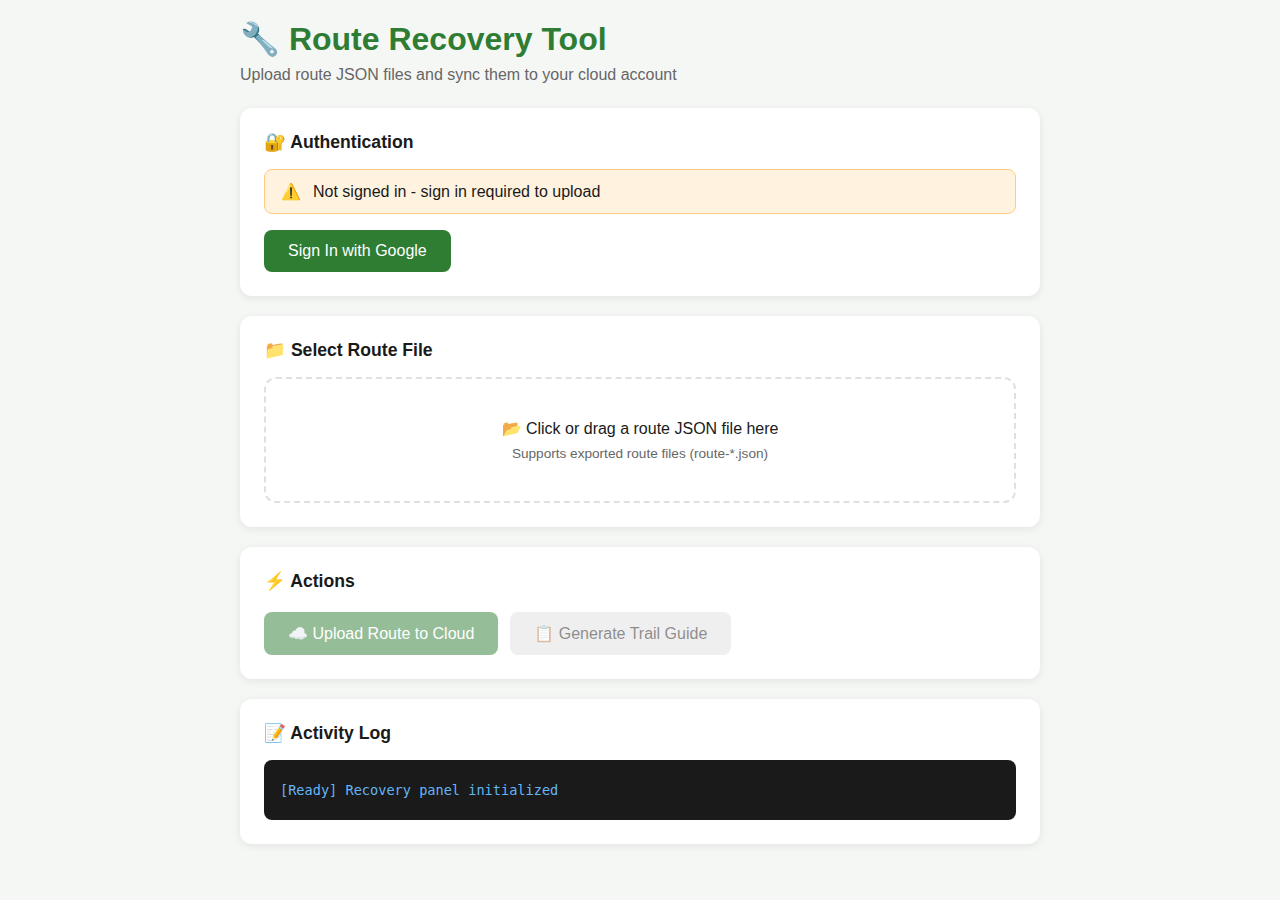
<file: route-recovery.html>
<!DOCTYPE html>
<html lang="en">
<head>
    <meta charset="UTF-8">
    <meta name="viewport" content="width=device-width, initial-scale=1.0">
    <title>Access Nature - Route Recovery</title>
    <style>
        :root {
            --primary: #2e7d32;
            --primary-dark: #1b5e20;
            --surface: #ffffff;
            --background: #f5f7f5;
            --text: #1a1a1a;
            --text-muted: #666;
            --border: #e0e0e0;
            --success: #4caf50;
            --warning: #ff9800;
            --error: #f44336;
            --info: #2196f3;
        }
        
        * { box-sizing: border-box; margin: 0; padding: 0; }
        
        body {
            font-family: -apple-system, BlinkMacSystemFont, 'Segoe UI', Roboto, sans-serif;
            background: var(--background);
            color: var(--text);
            min-height: 100vh;
            padding: 20px;
        }
        
        .container {
            max-width: 800px;
            margin: 0 auto;
        }
        
        h1 {
            color: var(--primary);
            margin-bottom: 8px;
            display: flex;
            align-items: center;
            gap: 12px;
        }
        
        .subtitle {
            color: var(--text-muted);
            margin-bottom: 24px;
        }
        
        .card {
            background: var(--surface);
            border-radius: 12px;
            padding: 24px;
            margin-bottom: 20px;
            box-shadow: 0 2px 8px rgba(0,0,0,0.08);
        }
        
        .card h2 {
            font-size: 1.1rem;
            margin-bottom: 16px;
            display: flex;
            align-items: center;
            gap: 8px;
        }
        
        .auth-status {
            display: flex;
            align-items: center;
            gap: 12px;
            padding: 12px 16px;
            border-radius: 8px;
            margin-bottom: 16px;
        }
        
        .auth-status.signed-out {
            background: #fff3e0;
            border: 1px solid #ffcc80;
        }
        
        .auth-status.signed-in {
            background: #e8f5e9;
            border: 1px solid #a5d6a7;
        }
        
        .btn {
            padding: 12px 24px;
            border: none;
            border-radius: 8px;
            font-size: 1rem;
            font-weight: 500;
            cursor: pointer;
            transition: all 0.2s;
            display: inline-flex;
            align-items: center;
            gap: 8px;
        }
        
        .btn-primary {
            background: var(--primary);
            color: white;
        }
        
        .btn-primary:hover:not(:disabled) {
            background: var(--primary-dark);
        }
        
        .btn-secondary {
            background: var(--border);
            color: var(--text);
        }
        
        .btn:disabled {
            opacity: 0.5;
            cursor: not-allowed;
        }
        
        .file-drop {
            border: 2px dashed var(--border);
            border-radius: 12px;
            padding: 40px 20px;
            text-align: center;
            transition: all 0.2s;
            cursor: pointer;
        }
        
        .file-drop:hover, .file-drop.dragover {
            border-color: var(--primary);
            background: #e8f5e9;
        }
        
        .file-drop input {
            display: none;
        }
        
        .file-info {
            background: #f5f5f5;
            padding: 16px;
            border-radius: 8px;
            margin-top: 16px;
        }
        
        .file-info h3 {
            font-size: 1rem;
            margin-bottom: 8px;
        }
        
        .stats-grid {
            display: grid;
            grid-template-columns: repeat(auto-fit, minmax(120px, 1fr));
            gap: 12px;
            margin-top: 12px;
        }
        
        .stat-item {
            background: white;
            padding: 12px;
            border-radius: 8px;
            text-align: center;
        }
        
        .stat-value {
            font-size: 1.5rem;
            font-weight: 700;
            color: var(--primary);
        }
        
        .stat-label {
            font-size: 0.85rem;
            color: var(--text-muted);
        }
        
        .log-container {
            background: #1a1a1a;
            color: #00ff00;
            border-radius: 8px;
            padding: 16px;
            font-family: 'Monaco', 'Consolas', monospace;
            font-size: 0.85rem;
            max-height: 300px;
            overflow-y: auto;
            margin-top: 16px;
        }
        
        .log-entry {
            margin: 4px 0;
            padding: 2px 0;
        }
        
        .log-entry.info { color: #64b5f6; }
        .log-entry.success { color: #81c784; }
        .log-entry.warning { color: #ffb74d; }
        .log-entry.error { color: #e57373; }
        
        .progress-bar {
            height: 8px;
            background: var(--border);
            border-radius: 4px;
            overflow: hidden;
            margin-top: 12px;
        }
        
        .progress-fill {
            height: 100%;
            background: var(--primary);
            border-radius: 4px;
            transition: width 0.3s;
            width: 0%;
        }
        
        .actions {
            display: flex;
            gap: 12px;
            flex-wrap: wrap;
            margin-top: 20px;
        }
        
        .photo-preview {
            display: grid;
            grid-template-columns: repeat(auto-fill, minmax(100px, 1fr));
            gap: 8px;
            margin-top: 12px;
        }
        
        .photo-preview img {
            width: 100%;
            height: 80px;
            object-fit: cover;
            border-radius: 6px;
        }
        
        .photo-size {
            font-size: 0.75rem;
            color: var(--text-muted);
            text-align: center;
        }
        
        .size-warning {
            color: var(--error);
            font-weight: 500;
        }
        
        .size-ok {
            color: var(--success);
        }
        
        .compression-info {
            background: #e3f2fd;
            border: 1px solid #90caf9;
            border-radius: 8px;
            padding: 12px 16px;
            margin-top: 16px;
            font-size: 0.9rem;
        }
        
        .hidden { display: none !important; }
    </style>
</head>
<body>
    <div class="container">
        <h1>🔧 Route Recovery Tool</h1>
        <p class="subtitle">Upload route JSON files and sync them to your cloud account</p>
        
        <!-- Auth Status -->
        <div class="card">
            <h2>🔐 Authentication</h2>
            <div id="authStatus" class="auth-status signed-out">
                <span id="authIcon">⚠️</span>
                <span id="authText">Not signed in - sign in required to upload</span>
            </div>
            <button id="signInBtn" class="btn btn-primary">Sign In with Google</button>
            <button id="signOutBtn" class="btn btn-secondary hidden">Sign Out</button>
        </div>
        
        <!-- File Upload -->
        <div class="card">
            <h2>📁 Select Route File</h2>
            <div class="file-drop" id="fileDrop">
                <input type="file" id="fileInput" accept=".json">
                <p>📂 Click or drag a route JSON file here</p>
                <p style="font-size: 0.85rem; color: var(--text-muted); margin-top: 8px;">
                    Supports exported route files (route-*.json)
                </p>
            </div>
            
            <div id="fileInfo" class="file-info hidden">
                <h3 id="routeName">Route Name</h3>
                <p id="routeDate" style="color: var(--text-muted); font-size: 0.9rem;"></p>
                
                <div class="stats-grid">
                    <div class="stat-item">
                        <div class="stat-value" id="statPoints">0</div>
                        <div class="stat-label">GPS Points</div>
                    </div>
                    <div class="stat-item">
                        <div class="stat-value" id="statPhotos">0</div>
                        <div class="stat-label">Photos</div>
                    </div>
                    <div class="stat-item">
                        <div class="stat-value" id="statNotes">0</div>
                        <div class="stat-label">Notes</div>
                    </div>
                    <div class="stat-item">
                        <div class="stat-value" id="statDistance">0</div>
                        <div class="stat-label">km</div>
                    </div>
                </div>
                
                <div id="photoPreviewContainer" class="hidden">
                    <h4 style="margin-top: 16px; font-size: 0.95rem;">📷 Photos</h4>
                    <div id="photoPreview" class="photo-preview"></div>
                </div>
                
                <div id="compressionInfo" class="compression-info hidden">
                    <strong>⚡ Compression needed:</strong> 
                    <span id="compressionDetails"></span>
                </div>
            </div>
        </div>
        
        <!-- Actions -->
        <div class="card" id="actionsCard">
            <h2>⚡ Actions</h2>
            <div class="actions">
                <button id="uploadRouteBtn" class="btn btn-primary" disabled>
                    ☁️ Upload Route to Cloud
                </button>
                <button id="generateGuideBtn" class="btn btn-secondary" disabled>
                    📋 Generate Trail Guide
                </button>
            </div>
            
            <div class="progress-bar" id="progressBar" style="display: none;">
                <div class="progress-fill" id="progressFill"></div>
            </div>
        </div>
        
        <!-- Log Output -->
        <div class="card">
            <h2>📝 Activity Log</h2>
            <div class="log-container" id="logContainer">
                <div class="log-entry info">[Ready] Recovery panel initialized</div>
            </div>
        </div>
    </div>

    <!-- Firebase SDK -->
    <script type="module">
        import { initializeApp, getApps, getApp } from "https://www.gstatic.com/firebasejs/10.5.0/firebase-app.js";
        import { getAuth, signInWithPopup, GoogleAuthProvider, onAuthStateChanged, signOut } from "https://www.gstatic.com/firebasejs/10.5.0/firebase-auth.js";
        import { getFirestore, collection, addDoc, doc, setDoc } from "https://www.gstatic.com/firebasejs/10.5.0/firebase-firestore.js";
        import { getStorage, ref, uploadBytes, getDownloadURL } from "https://www.gstatic.com/firebasejs/10.5.0/firebase-storage.js";
        
        // Firebase config
        const firebaseConfig = {
            apiKey: "AIzaSyCTjQP6uun03RQxhS8Iqy_AcqwrXl47LEE",
            authDomain: "accessible-76181.firebaseapp.com",
            projectId: "accessible-76181",
            storageBucket: "accessible-76181.firebasestorage.app",
            messagingSenderId: "41577077348",
            appId: "1:41577077348:web:c7a91c89f552a9f7169d71"
        };
        
        // Initialize Firebase
        let app;
        if (getApps().length === 0) {
            app = initializeApp(firebaseConfig);
        } else {
            app = getApp();
        }
        
        const auth = getAuth(app);
        const db = getFirestore(app);
        const storage = getStorage(app);
        const googleProvider = new GoogleAuthProvider();
        
        // State
        let currentUser = null;
        let parsedRoute = null;
        let originalPhotos = [];
        
        // DOM Elements
        const authStatus = document.getElementById('authStatus');
        const authIcon = document.getElementById('authIcon');
        const authText = document.getElementById('authText');
        const signInBtn = document.getElementById('signInBtn');
        const signOutBtn = document.getElementById('signOutBtn');
        const fileDrop = document.getElementById('fileDrop');
        const fileInput = document.getElementById('fileInput');
        const fileInfo = document.getElementById('fileInfo');
        const uploadRouteBtn = document.getElementById('uploadRouteBtn');
        const generateGuideBtn = document.getElementById('generateGuideBtn');
        const progressBar = document.getElementById('progressBar');
        const progressFill = document.getElementById('progressFill');
        const logContainer = document.getElementById('logContainer');
        
        // Logging
        function log(message, type = 'info') {
            const time = new Date().toLocaleTimeString();
            const entry = document.createElement('div');
            entry.className = `log-entry ${type}`;
            entry.textContent = `[${time}] ${message}`;
            logContainer.appendChild(entry);
            logContainer.scrollTop = logContainer.scrollHeight;
            console.log(`[${type.toUpperCase()}] ${message}`);
        }
        
        function setProgress(percent) {
            progressBar.style.display = 'block';
            progressFill.style.width = `${percent}%`;
        }
        
        // Auth handlers
        onAuthStateChanged(auth, (user) => {
            currentUser = user;
            if (user) {
                authStatus.className = 'auth-status signed-in';
                authIcon.textContent = '✅';
                authText.textContent = `Signed in as ${user.email}`;
                signInBtn.classList.add('hidden');
                signOutBtn.classList.remove('hidden');
                log(`Signed in as ${user.email}`, 'success');
                updateButtonStates();
            } else {
                authStatus.className = 'auth-status signed-out';
                authIcon.textContent = '⚠️';
                authText.textContent = 'Not signed in - sign in required to upload';
                signInBtn.classList.remove('hidden');
                signOutBtn.classList.add('hidden');
                log('Not authenticated - sign in required', 'warning');
                updateButtonStates();
            }
        });
        
        signInBtn.addEventListener('click', async () => {
            try {
                log('Starting Google sign-in...');
                await signInWithPopup(auth, googleProvider);
            } catch (error) {
                log(`Sign-in failed: ${error.message}`, 'error');
            }
        });
        
        signOutBtn.addEventListener('click', async () => {
            try {
                await signOut(auth);
                log('Signed out', 'info');
            } catch (error) {
                log(`Sign-out failed: ${error.message}`, 'error');
            }
        });
        
        // File handling
        fileDrop.addEventListener('click', () => fileInput.click());
        fileDrop.addEventListener('dragover', (e) => {
            e.preventDefault();
            fileDrop.classList.add('dragover');
        });
        fileDrop.addEventListener('dragleave', () => {
            fileDrop.classList.remove('dragover');
        });
        fileDrop.addEventListener('drop', (e) => {
            e.preventDefault();
            fileDrop.classList.remove('dragover');
            const file = e.dataTransfer.files[0];
            if (file) handleFile(file);
        });
        fileInput.addEventListener('change', (e) => {
            if (e.target.files[0]) handleFile(e.target.files[0]);
        });
        
        async function handleFile(file) {
            log(`Selected file: ${file.name}`);
            
            try {
                const text = await file.text();
                const data = JSON.parse(text);
                
                // Parse route data - handle different formats
                parsedRoute = parseRouteData(data, file.name);
                
                if (!parsedRoute) {
                    log('Could not parse route data from file', 'error');
                    return;
                }
                
                displayRouteInfo(parsedRoute);
                log(`Parsed route: ${parsedRoute.name}`, 'success');
                log(`GPS points: ${parsedRoute.stats.locationPoints}`);
                log(`Photos: ${parsedRoute.stats.photos}`);
                log(`Distance: ${parsedRoute.stats.distance.toFixed(2)} km`);
                
                updateButtonStates();
                
            } catch (error) {
                log(`Failed to parse file: ${error.message}`, 'error');
            }
        }
        
        function parseRouteData(data, filename) {
            let routeData, routeInfo, accessibilityData;
            
            // Handle different export formats
            if (data.routeData && Array.isArray(data.routeData)) {
                // Full export format with metadata
                routeData = data.routeData;
                routeInfo = {
                    name: data.routeName || data.name || filename.replace('.json', ''),
                    date: data.createdAt || data.date || new Date().toISOString(),
                    totalDistance: data.totalDistance || 0,
                    elapsedTime: data.elapsedTime || 0
                };
                accessibilityData = data.accessibilityData || null;
            } else if (Array.isArray(data)) {
                // Raw array format
                routeData = data;
                routeInfo = {
                    name: filename.replace('.json', ''),
                    date: new Date().toISOString(),
                    totalDistance: 0,
                    elapsedTime: 0
                };
                accessibilityData = null;
            } else if (data.data && Array.isArray(data.data)) {
                // Session format
                routeData = data.data;
                routeInfo = {
                    name: data.name || filename.replace('.json', ''),
                    date: data.date || new Date().toISOString(),
                    totalDistance: data.totalDistance || 0,
                    elapsedTime: data.elapsedTime || 0
                };
                accessibilityData = data.accessibilityData || null;
            } else {
                return null;
            }
            
            // Calculate stats
            const locationPoints = routeData.filter(p => p.type === 'location');
            const photos = routeData.filter(p => p.type === 'photo');
            const notes = routeData.filter(p => p.type === 'text');
            
            // Store original photos for later
            originalPhotos = photos;
            
            // Calculate distance if not provided
            let distance = routeInfo.totalDistance;
            if (!distance && locationPoints.length > 1) {
                distance = calculateDistance(locationPoints);
            }
            
            // Calculate total data size
            const jsonSize = JSON.stringify(routeData).length;
            let photoSize = 0;
            photos.forEach(p => {
                if (p.content) {
                    photoSize += p.content.length;
                }
            });
            
            return {
                routeData,
                routeInfo,
                accessibilityData,
                stats: {
                    locationPoints: locationPoints.length,
                    photos: photos.length,
                    notes: notes.length,
                    distance: distance / 1000, // Convert to km
                    totalSize: jsonSize,
                    photoSize: photoSize,
                    needsCompression: jsonSize > 900000 // Near 1MB limit
                }
            };
        }
        
        function calculateDistance(points) {
            let total = 0;
            for (let i = 1; i < points.length; i++) {
                const p1 = points[i - 1].coords;
                const p2 = points[i].coords;
                total += haversine(p1.lat, p1.lng, p2.lat, p2.lng);
            }
            return total;
        }
        
        function haversine(lat1, lon1, lat2, lon2) {
            const R = 6371000; // Earth's radius in meters
            const φ1 = lat1 * Math.PI / 180;
            const φ2 = lat2 * Math.PI / 180;
            const Δφ = (lat2 - lat1) * Math.PI / 180;
            const Δλ = (lon2 - lon1) * Math.PI / 180;
            const a = Math.sin(Δφ/2) * Math.sin(Δφ/2) +
                      Math.cos(φ1) * Math.cos(φ2) *
                      Math.sin(Δλ/2) * Math.sin(Δλ/2);
            const c = 2 * Math.atan2(Math.sqrt(a), Math.sqrt(1-a));
            return R * c;
        }
        
        function displayRouteInfo(route) {
            fileInfo.classList.remove('hidden');
            
            document.getElementById('routeName').textContent = route.routeInfo.name;
            document.getElementById('routeDate').textContent = new Date(route.routeInfo.date).toLocaleString();
            document.getElementById('statPoints').textContent = route.stats.locationPoints;
            document.getElementById('statPhotos').textContent = route.stats.photos;
            document.getElementById('statNotes').textContent = route.stats.notes;
            document.getElementById('statDistance').textContent = route.stats.distance.toFixed(2);
            
            // Show photo previews
            const previewContainer = document.getElementById('photoPreviewContainer');
            const preview = document.getElementById('photoPreview');
            preview.innerHTML = '';
            
            if (originalPhotos.length > 0) {
                previewContainer.classList.remove('hidden');
                
                originalPhotos.forEach((photo, i) => {
                    const div = document.createElement('div');
                    const img = document.createElement('img');
                    img.src = photo.content;
                    
                    const sizeKB = Math.round(photo.content.length / 1024);
                    const sizeText = document.createElement('div');
                    sizeText.className = 'photo-size ' + (sizeKB > 150 ? 'size-warning' : 'size-ok');
                    sizeText.textContent = `${sizeKB} KB`;
                    
                    div.appendChild(img);
                    div.appendChild(sizeText);
                    preview.appendChild(div);
                });
            }
            
            // Show compression info if needed
            const compressionInfo = document.getElementById('compressionInfo');
            const compressionDetails = document.getElementById('compressionDetails');
            
            const totalSizeKB = Math.round(route.stats.totalSize / 1024);
            const photoSizeKB = Math.round(route.stats.photoSize / 1024);
            
            if (totalSizeKB > 900) {
                compressionInfo.classList.remove('hidden');
                compressionDetails.textContent = `Total size: ${totalSizeKB} KB (${photoSizeKB} KB photos). ` +
                    `Photos will be uploaded to Storage separately to stay under Firestore's 1MB limit.`;
            } else {
                compressionInfo.classList.add('hidden');
            }
        }
        
        function updateButtonStates() {
            const canUpload = currentUser && parsedRoute;
            uploadRouteBtn.disabled = !canUpload;
            generateGuideBtn.disabled = !parsedRoute;
        }
        
        // Compress image using canvas
        async function compressImage(base64Data, maxWidth = 800, quality = 0.6) {
            return new Promise((resolve, reject) => {
                const img = new Image();
                img.onload = () => {
                    const canvas = document.createElement('canvas');
                    const ctx = canvas.getContext('2d');
                    
                    const scale = Math.min(1, maxWidth / img.width);
                    canvas.width = img.width * scale;
                    canvas.height = img.height * scale;
                    
                    ctx.drawImage(img, 0, 0, canvas.width, canvas.height);
                    
                    try {
                        const compressed = canvas.toDataURL('image/jpeg', quality);
                        resolve(compressed);
                    } catch (error) {
                        reject(error);
                    }
                };
                img.onerror = () => reject(new Error('Failed to load image'));
                img.src = base64Data;
            });
        }
        
        // Convert base64 to blob for storage upload
        function base64ToBlob(base64) {
            const parts = base64.split(',');
            const mime = parts[0].match(/:(.*?);/)[1];
            const bstr = atob(parts[1]);
            let n = bstr.length;
            const u8arr = new Uint8Array(n);
            while (n--) {
                u8arr[n] = bstr.charCodeAt(n);
            }
            return new Blob([u8arr], { type: mime });
        }
        
        // Upload route to cloud
        uploadRouteBtn.addEventListener('click', async () => {
            if (!currentUser || !parsedRoute) return;
            
            uploadRouteBtn.disabled = true;
            log('Starting upload process...');
            setProgress(5);
            
            try {
                const { routeData, routeInfo, accessibilityData, stats } = parsedRoute;
                
                // Determine if we need to upload photos to Storage
                const totalSize = stats.totalSize;
                const useStorage = totalSize > 800000 || stats.photos > 3; // Use Storage for large routes
                
                let processedRouteData = [...routeData];
                
                if (useStorage && originalPhotos.length > 0) {
                    log(`Uploading ${originalPhotos.length} photos to Firebase Storage...`);
                    
                    const routeId = `route_${Date.now()}_${Math.random().toString(36).substr(2, 9)}`;
                    
                    for (let i = 0; i < originalPhotos.length; i++) {
                        const photo = originalPhotos[i];
                        const progress = 10 + (i / originalPhotos.length) * 50;
                        setProgress(progress);
                        
                        try {
                            // Compress the photo first
                            log(`Compressing photo ${i + 1}/${originalPhotos.length}...`);
                            const compressed = await compressImage(photo.content, 800, 0.6);
                            
                            // Upload to Storage
                            const photoRef = ref(storage, `routes/${currentUser.uid}/${routeId}/photo_${i}.jpg`);
                            const blob = base64ToBlob(compressed);
                            
                            log(`Uploading photo ${i + 1}/${originalPhotos.length} (${Math.round(blob.size/1024)} KB)...`);
                            await uploadBytes(photoRef, blob);
                            const downloadURL = await getDownloadURL(photoRef);
                            
                            // Replace base64 with URL in route data
                            const photoIndex = processedRouteData.findIndex(p => 
                                p.type === 'photo' && p.timestamp === photo.timestamp
                            );
                            
                            if (photoIndex !== -1) {
                                processedRouteData[photoIndex] = {
                                    ...processedRouteData[photoIndex],
                                    content: downloadURL,
                                    storageRef: `routes/${currentUser.uid}/${routeId}/photo_${i}.jpg`,
                                    isStorageURL: true
                                };
                            }
                            
                            log(`Photo ${i + 1} uploaded successfully`, 'success');
                            
                        } catch (photoError) {
                            log(`Failed to upload photo ${i + 1}: ${photoError.message}`, 'warning');
                            // Continue with other photos
                        }
                    }
                } else if (originalPhotos.length > 0) {
                    // Compress photos but keep as base64
                    log('Compressing photos for inline storage...');
                    
                    for (let i = 0; i < originalPhotos.length; i++) {
                        const photo = originalPhotos[i];
                        
                        try {
                            const compressed = await compressImage(photo.content, 800, 0.6);
                            
                            const photoIndex = processedRouteData.findIndex(p => 
                                p.type === 'photo' && p.timestamp === photo.timestamp
                            );
                            
                            if (photoIndex !== -1) {
                                processedRouteData[photoIndex] = {
                                    ...processedRouteData[photoIndex],
                                    content: compressed
                                };
                            }
                        } catch (error) {
                            log(`Failed to compress photo ${i + 1}`, 'warning');
                        }
                    }
                }
                
                setProgress(70);
                log('Saving route document to Firestore...');
                
                // Prepare the document
                const routeDoc = {
                    userId: currentUser.uid,
                    userEmail: currentUser.email,
                    routeName: routeInfo.name,
                    createdAt: routeInfo.date,
                    uploadedAt: new Date().toISOString(),
                    recoveredAt: new Date().toISOString(),
                    
                    totalDistance: routeInfo.totalDistance || stats.distance * 1000,
                    elapsedTime: routeInfo.elapsedTime || 0,
                    originalDate: routeInfo.date,
                    
                    routeData: processedRouteData,
                    
                    stats: {
                        locationPoints: stats.locationPoints,
                        photos: stats.photos,
                        notes: stats.notes,
                        totalDataPoints: processedRouteData.length
                    },
                    
                    accessibilityData: accessibilityData,
                    
                    deviceInfo: {
                        source: 'recovery-tool',
                        timestamp: Date.now(),
                        appVersion: '1.0'
                    }
                };
                
                // Check final size
                const finalSize = JSON.stringify(routeDoc).length;
                log(`Final document size: ${Math.round(finalSize/1024)} KB`);
                
                if (finalSize > 1000000) {
                    throw new Error(`Document still too large (${Math.round(finalSize/1024)} KB). Please reduce photo count or quality.`);
                }
                
                setProgress(85);
                
                const docRef = await addDoc(collection(db, 'routes'), routeDoc);
                
                setProgress(100);
                log(`✅ Route saved successfully! ID: ${docRef.id}`, 'success');
                log(`Route "${routeInfo.name}" is now in your cloud account`, 'success');
                
                // Reset progress after delay
                setTimeout(() => {
                    progressBar.style.display = 'none';
                    progressFill.style.width = '0%';
                }, 2000);
                
            } catch (error) {
                log(`❌ Upload failed: ${error.message}`, 'error');
                setProgress(0);
                progressBar.style.display = 'none';
            } finally {
                uploadRouteBtn.disabled = false;
            }
        });
        
        // Generate trail guide
        generateGuideBtn.addEventListener('click', async () => {
            if (!parsedRoute) return;
            
            log('Generating trail guide...');
            
            try {
                const { routeData, routeInfo, accessibilityData, stats } = parsedRoute;
                
                // For trail guide, we need to compress photos to keep HTML under size limits
                let processedPhotos = [];
                
                for (const photo of originalPhotos) {
                    try {
                        const compressed = await compressImage(photo.content, 600, 0.5);
                        processedPhotos.push({
                            ...photo,
                            content: compressed
                        });
                    } catch (e) {
                        processedPhotos.push(photo);
                    }
                }
                
                // Build simple trail guide HTML
                const guideHTML = generateTrailGuideHTML(
                    routeData.map(p => {
                        if (p.type === 'photo') {
                            const compressed = processedPhotos.find(cp => cp.timestamp === p.timestamp);
                            return compressed || p;
                        }
                        return p;
                    }),
                    routeInfo,
                    accessibilityData
                );
                
                // Check size
                const sizeKB = Math.round(guideHTML.length / 1024);
                log(`Trail guide generated: ${sizeKB} KB`);
                
                if (sizeKB > 1000) {
                    log('Trail guide too large, further compression needed', 'warning');
                }
                
                // Download the HTML
                const blob = new Blob([guideHTML], { type: 'text/html' });
                const url = URL.createObjectURL(blob);
                const a = document.createElement('a');
                a.href = url;
                a.download = `trail-guide-${routeInfo.name.replace(/[^a-z0-9]/gi, '-')}.html`;
                a.click();
                URL.revokeObjectURL(url);
                
                log('Trail guide downloaded!', 'success');
                
            } catch (error) {
                log(`❌ Guide generation failed: ${error.message}`, 'error');
            }
        });
        
        function generateTrailGuideHTML(routeData, routeInfo, accessibilityData) {
            const locationPoints = routeData.filter(p => p.type === 'location');
            const photos = routeData.filter(p => p.type === 'photo');
            const notes = routeData.filter(p => p.type === 'text');
            
            const date = new Date(routeInfo.date).toLocaleDateString('en-US', {
                weekday: 'long',
                year: 'numeric',
                month: 'long',
                day: 'numeric'
            });
            
            let photosHTML = '';
            photos.forEach((photo, i) => {
                photosHTML += `
                    <div class="photo-item">
                        <img src="${photo.content}" alt="Trail photo ${i + 1}">
                        <div class="photo-time">${new Date(photo.timestamp).toLocaleTimeString()}</div>
                    </div>
                `;
            });
            
            let notesHTML = '';
            notes.forEach((note) => {
                notesHTML += `
                    <div class="note-item">
                        <span class="note-time">${new Date(note.timestamp).toLocaleTimeString()}</span>
                        <span class="note-text">${note.content}</span>
                    </div>
                `;
            });
            
            return `<!DOCTYPE html>
<html lang="en">
<head>
    <meta charset="UTF-8">
    <meta name="viewport" content="width=device-width, initial-scale=1.0">
    <title>${routeInfo.name} - Trail Guide</title>
    <style>
        * { box-sizing: border-box; margin: 0; padding: 0; }
        body { font-family: -apple-system, BlinkMacSystemFont, 'Segoe UI', Roboto, sans-serif; background: #f5f7f5; color: #1a1a1a; padding: 20px; }
        .container { max-width: 800px; margin: 0 auto; }
        .header { background: #2e7d32; color: white; padding: 24px; border-radius: 12px; margin-bottom: 20px; }
        .header h1 { font-size: 1.5rem; margin-bottom: 8px; }
        .header p { opacity: 0.9; }
        .card { background: white; border-radius: 12px; padding: 20px; margin-bottom: 16px; box-shadow: 0 2px 8px rgba(0,0,0,0.08); }
        .card h2 { font-size: 1.1rem; margin-bottom: 16px; color: #2e7d32; }
        .stats { display: grid; grid-template-columns: repeat(auto-fit, minmax(100px, 1fr)); gap: 12px; }
        .stat { text-align: center; padding: 12px; background: #f5f7f5; border-radius: 8px; }
        .stat-value { font-size: 1.5rem; font-weight: 700; color: #2e7d32; }
        .stat-label { font-size: 0.85rem; color: #666; }
        .photos { display: grid; grid-template-columns: repeat(auto-fill, minmax(200px, 1fr)); gap: 12px; }
        .photo-item { border-radius: 8px; overflow: hidden; }
        .photo-item img { width: 100%; height: 150px; object-fit: cover; }
        .photo-time { padding: 8px; background: #f5f5f5; font-size: 0.85rem; color: #666; }
        .note-item { padding: 12px; background: #fff9c4; border-radius: 8px; margin-bottom: 8px; }
        .note-time { font-size: 0.8rem; color: #666; display: block; margin-bottom: 4px; }
        .note-text { line-height: 1.5; }
        .footer { text-align: center; padding: 20px; color: #666; font-size: 0.85rem; }
    </style>
</head>
<body>
    <div class="container">
        <div class="header">
            <h1>🌲 ${routeInfo.name}</h1>
            <p>Documented on ${date}</p>
        </div>
        
        <div class="card">
            <h2>📊 Route Statistics</h2>
            <div class="stats">
                <div class="stat">
                    <div class="stat-value">${(routeInfo.totalDistance / 1000).toFixed(2)}</div>
                    <div class="stat-label">km</div>
                </div>
                <div class="stat">
                    <div class="stat-value">${locationPoints.length}</div>
                    <div class="stat-label">GPS Points</div>
                </div>
                <div class="stat">
                    <div class="stat-value">${photos.length}</div>
                    <div class="stat-label">Photos</div>
                </div>
                <div class="stat">
                    <div class="stat-value">${notes.length}</div>
                    <div class="stat-label">Notes</div>
                </div>
            </div>
        </div>
        
        ${photos.length > 0 ? `
        <div class="card">
            <h2>📷 Photos</h2>
            <div class="photos">
                ${photosHTML}
            </div>
        </div>
        ` : ''}
        
        ${notes.length > 0 ? `
        <div class="card">
            <h2>📝 Notes</h2>
            ${notesHTML}
        </div>
        ` : ''}
        
        <div class="footer">
            <p>Generated by Access Nature Recovery Tool</p>
        </div>
    </div>
</body>
</html>`;
        }
        
        log('Recovery panel ready');
    </script>
</body>
</html>
</file>
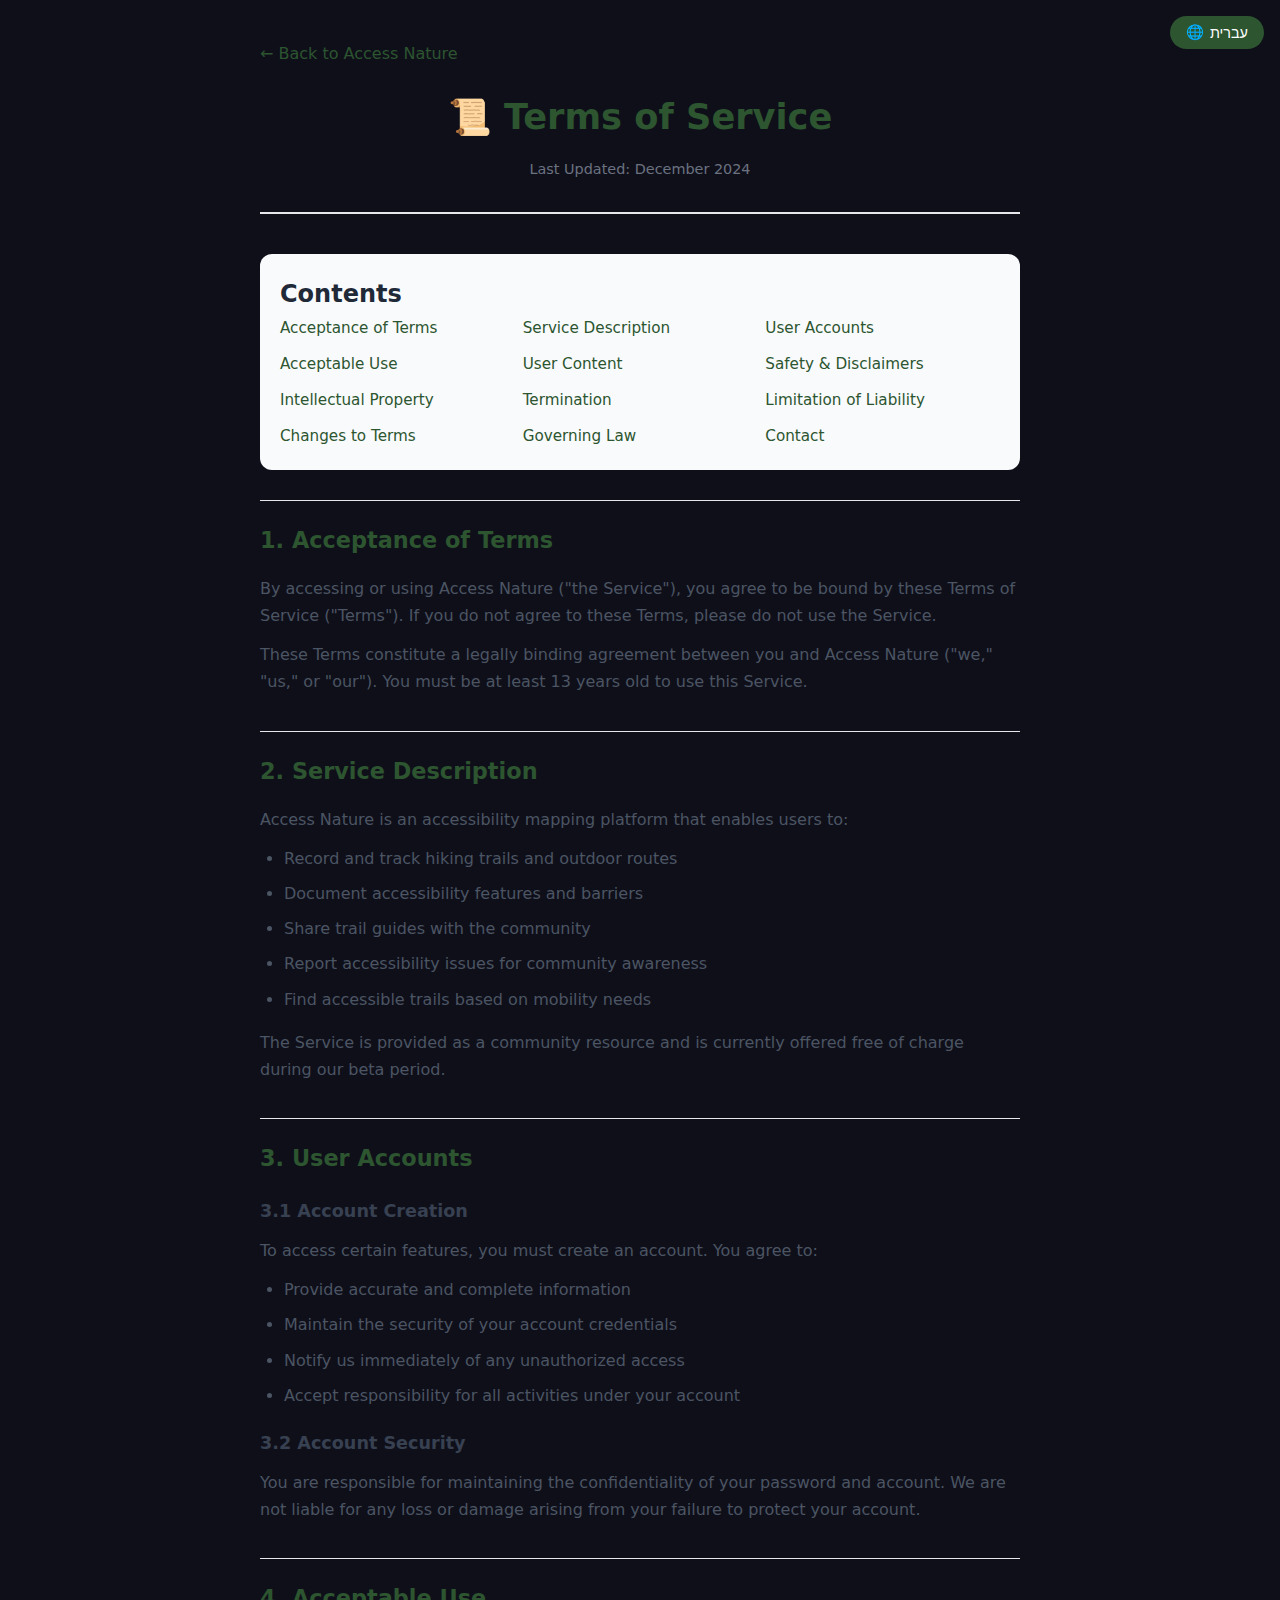
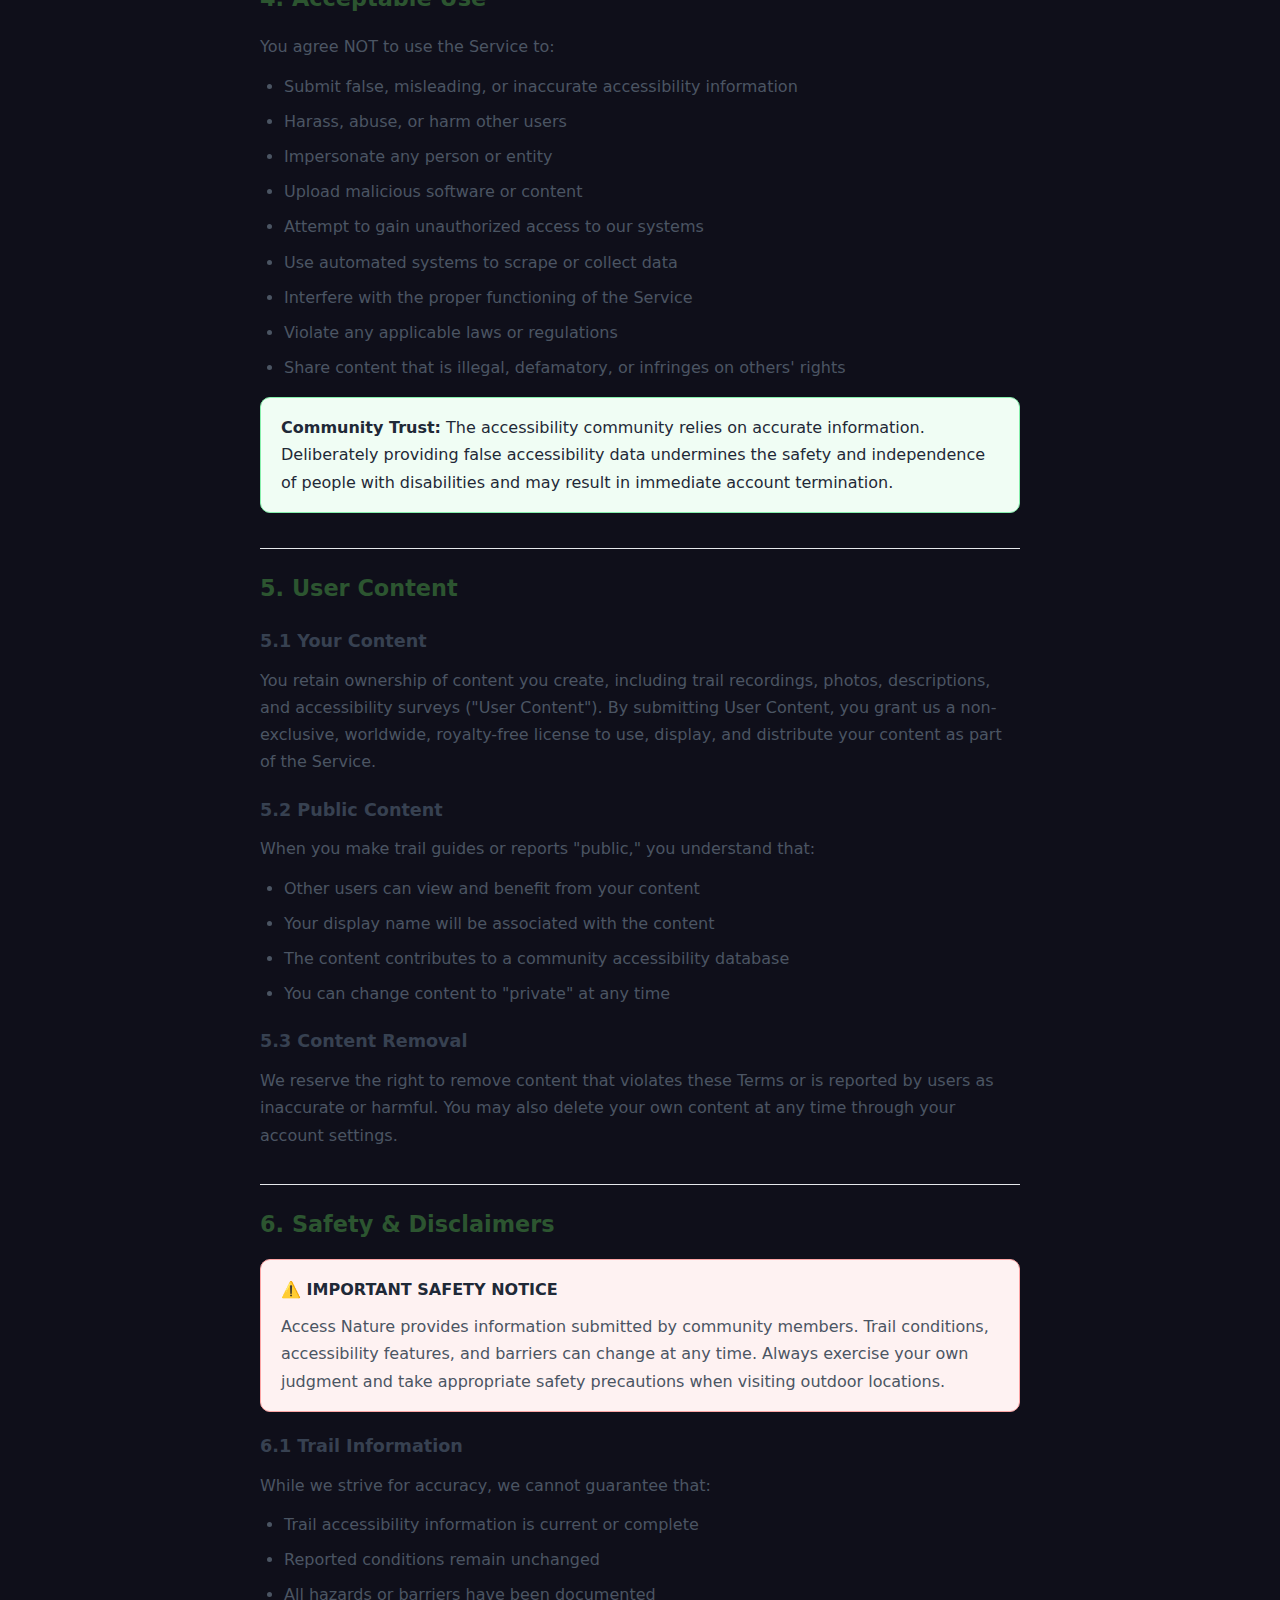
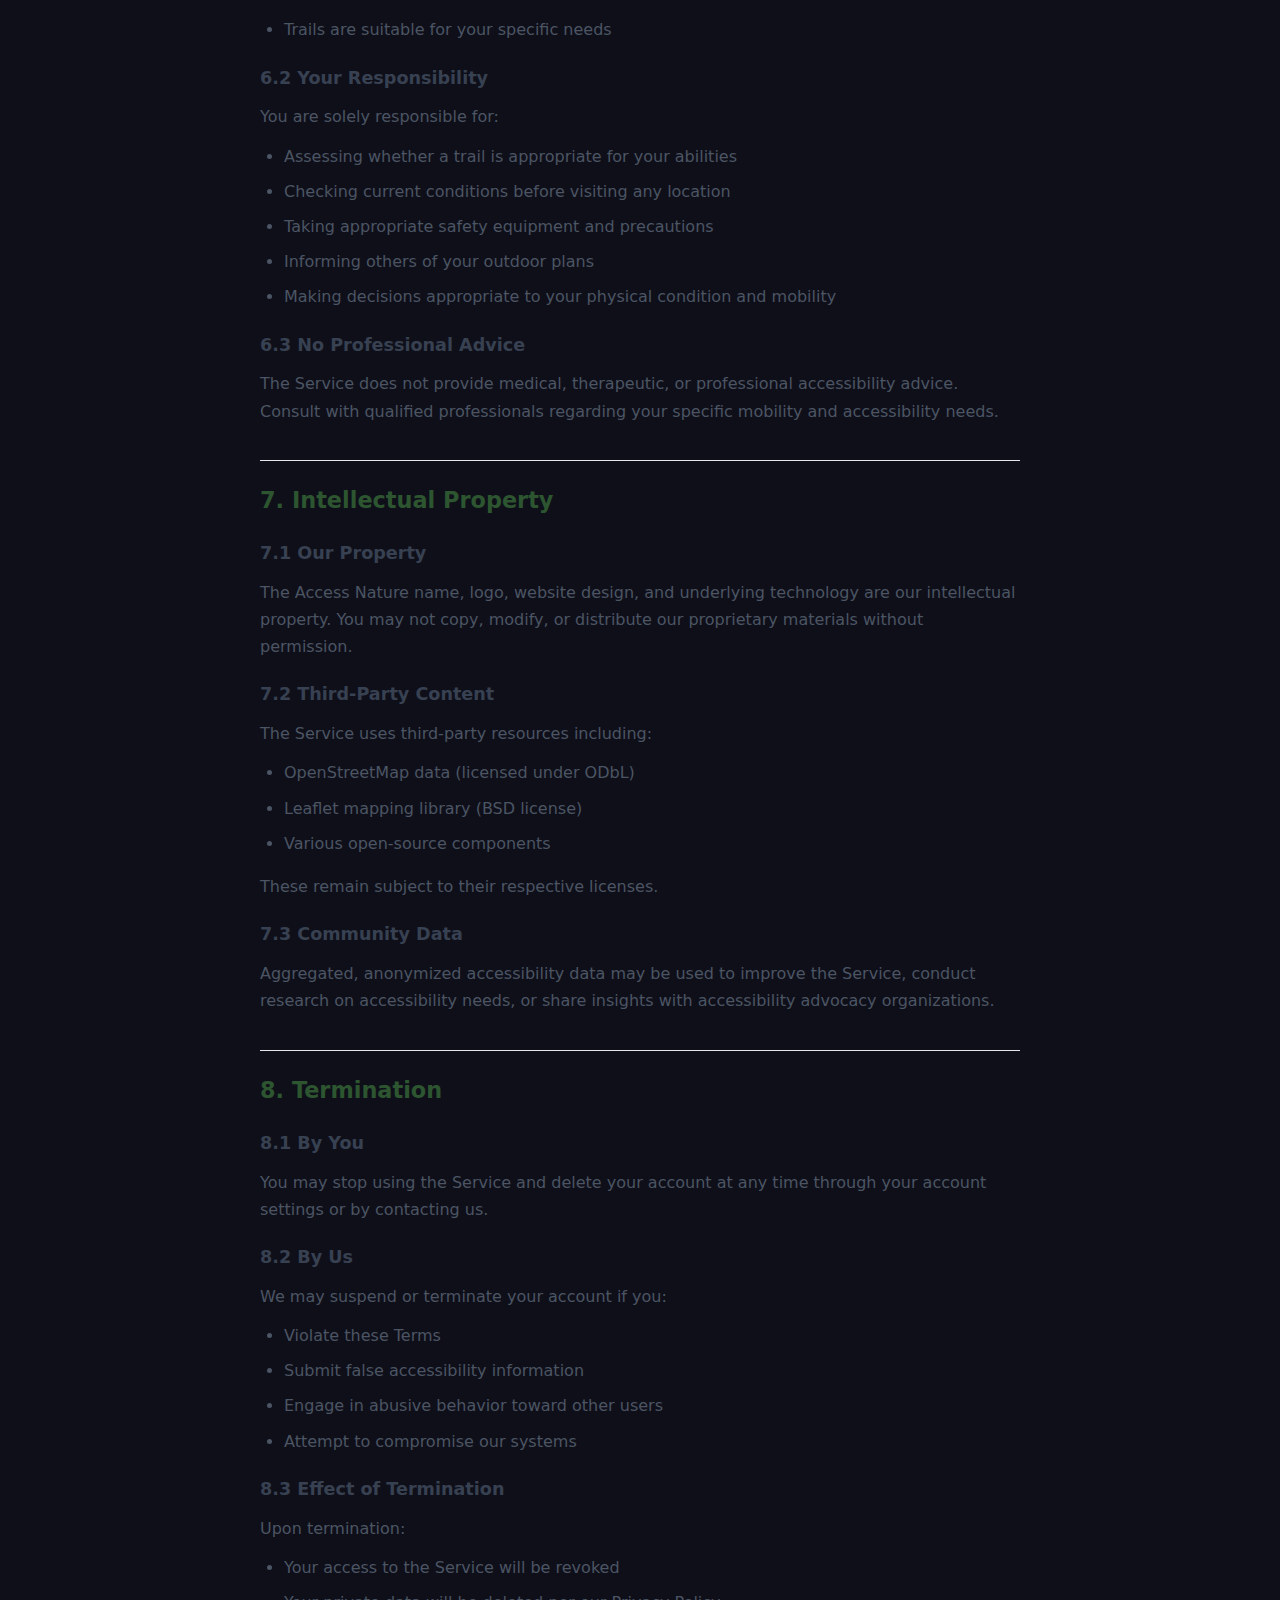
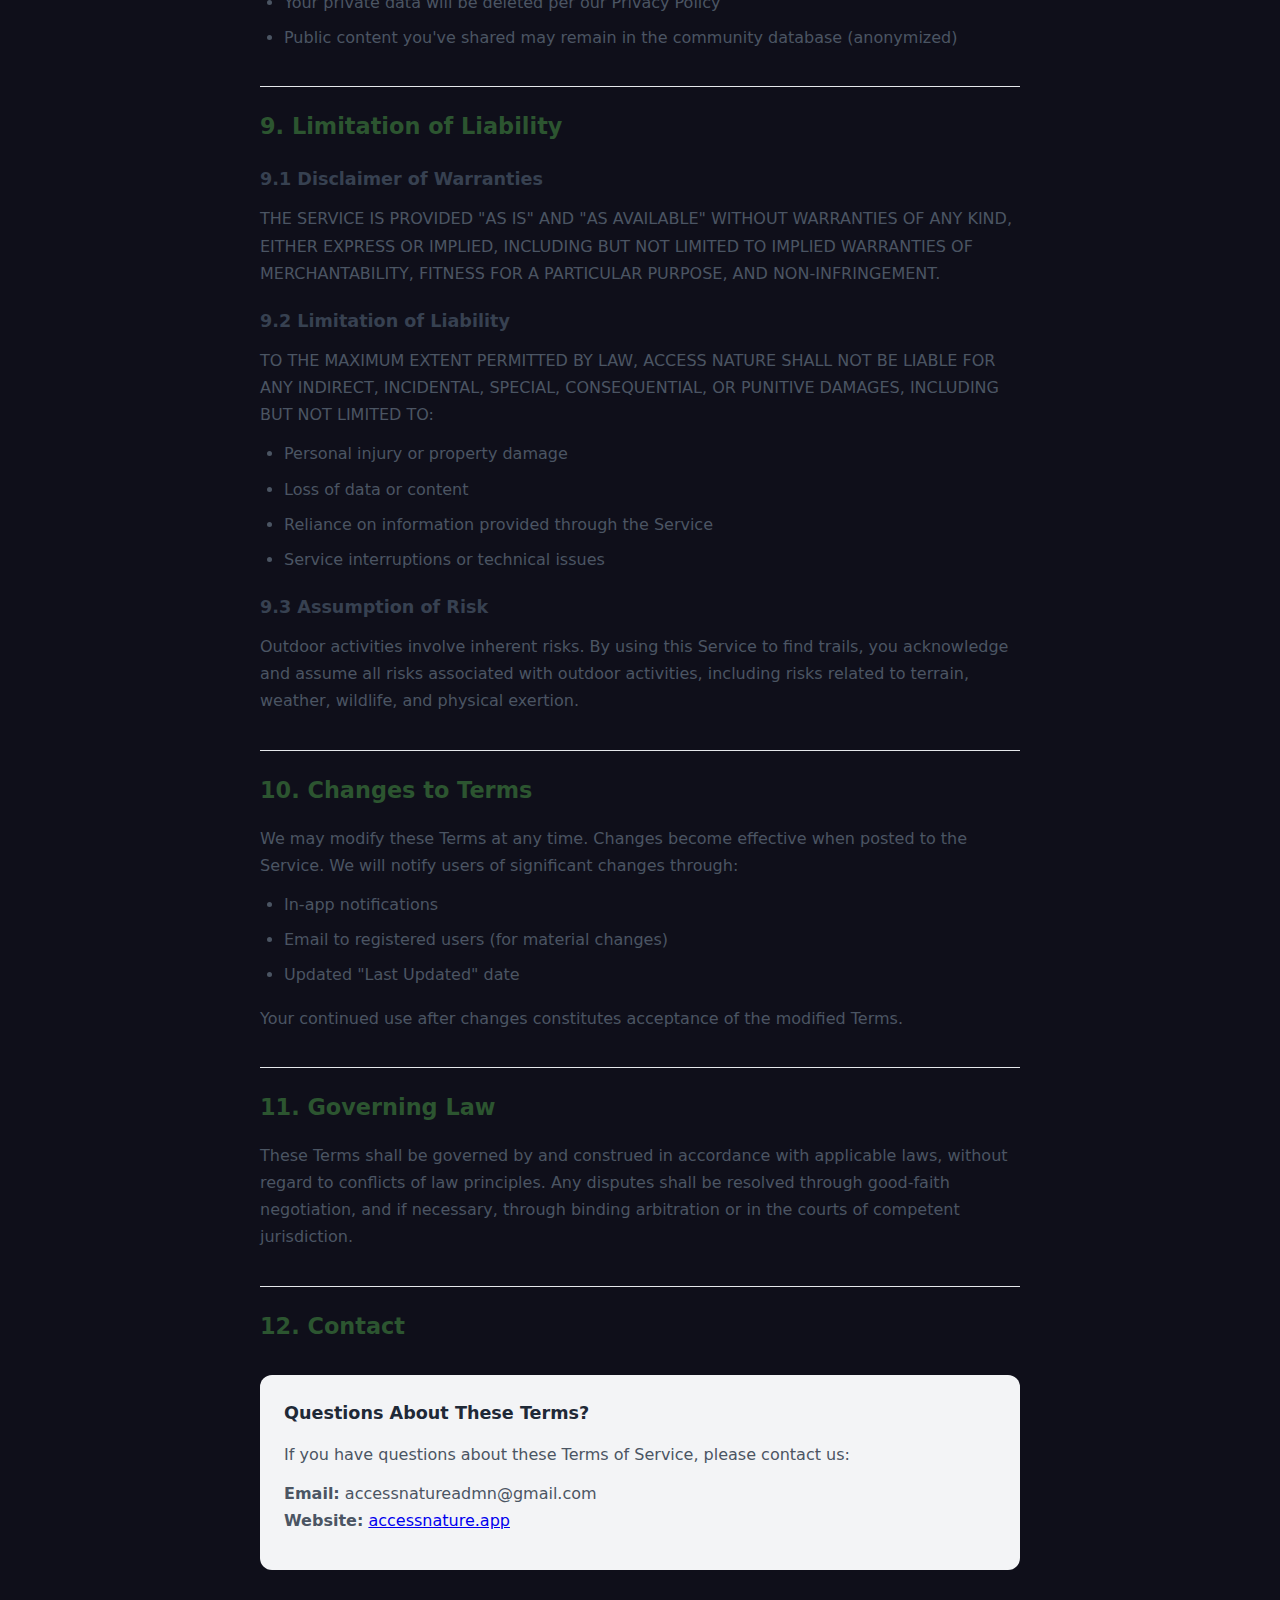
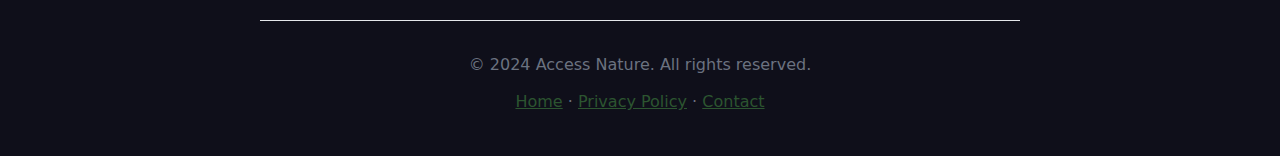
<file: terms.html>
<!DOCTYPE html>
<html lang="en">
<head>
  <meta charset="UTF-8">
  <meta name="viewport" content="width=device-width, initial-scale=1.0">
  <title>Terms of Service - Access Nature</title>
  <link rel="stylesheet" href="src/css/landing.css">
  <link rel="stylesheet" href="src/css/rtl.css">
  <link rel="manifest" href="manifest.json">
  <link rel="icon" type="image/svg+xml" href="src/assets/icon.svg">
  
  <!-- Apply language preference immediately -->
  <script>
    (function() {
      const lang = localStorage.getItem('accessNature_language') || 'en';
      if (lang === 'he') {
        document.documentElement.setAttribute('dir', 'rtl');
        document.documentElement.setAttribute('lang', 'he');
        document.documentElement.classList.add('rtl');
      }
    })();
  </script>
  
  <style>
    .legal-container {
      max-width: 800px;
      margin: 0 auto;
      padding: 40px 20px;
      font-family: system-ui, -apple-system, sans-serif;
      line-height: 1.7;
      color: #1f2937;
    }
    
    .legal-header {
      text-align: center;
      margin-bottom: 40px;
      padding-bottom: 30px;
      border-bottom: 2px solid #e5e7eb;
    }
    
    .legal-header h1 {
      color: #2c5530;
      font-size: 2.2rem;
      margin: 0 0 10px 0;
    }
    
    .legal-header .last-updated {
      color: #6b7280;
      font-size: 0.9rem;
    }
    
    .legal-nav {
      background: #f9fafb;
      padding: 20px;
      border-radius: 12px;
      margin-bottom: 30px;
    }
    
    .legal-nav h3 {
      margin: 0 0 12px 0;
      font-size: 0.9rem;
      color: #6b7280;
      text-transform: uppercase;
      letter-spacing: 0.5px;
    }
    
    .legal-nav ul {
      margin: 0;
      padding: 0;
      list-style: none;
      display: grid;
      grid-template-columns: repeat(auto-fit, minmax(200px, 1fr));
      gap: 8px;
    }
    
    .legal-nav a {
      color: #2c5530;
      text-decoration: none;
      font-size: 0.95rem;
    }
    
    .legal-nav a:hover {
      text-decoration: underline;
    }
    
    .legal-section {
      margin-bottom: 35px;
    }
    
    .legal-section h2 {
      color: #2c5530;
      font-size: 1.4rem;
      margin: 0 0 16px 0;
      padding-top: 20px;
      border-top: 1px solid #e5e7eb;
    }
    
    .legal-section h3 {
      color: #374151;
      font-size: 1.1rem;
      margin: 20px 0 10px 0;
    }
    
    .legal-section p {
      margin: 0 0 12px 0;
      color: #4b5563;
    }
    
    .legal-section ul, .legal-section ol {
      margin: 0 0 16px 0;
      padding-left: 24px;
      color: #4b5563;
    }
    
    .legal-section li {
      margin-bottom: 8px;
    }
    
    .highlight-box {
      background: #f0fdf4;
      border: 1px solid #86efac;
      border-radius: 10px;
      padding: 16px 20px;
      margin: 16px 0;
    }
    
    .highlight-box.warning {
      background: #fef3c7;
      border-color: #fcd34d;
    }
    
    .highlight-box.important {
      background: #fef2f2;
      border-color: #fca5a5;
    }
    
    .back-link {
      display: inline-flex;
      align-items: center;
      gap: 8px;
      color: #2c5530;
      text-decoration: none;
      font-weight: 500;
      margin-bottom: 20px;
    }
    
    .back-link:hover {
      text-decoration: underline;
    }
    
    .contact-box {
      background: #f3f4f6;
      border-radius: 12px;
      padding: 24px;
      margin-top: 30px;
    }
    
    .contact-box h3 {
      margin: 0 0 12px 0;
      color: #1f2937;
    }
    
    /* Language Toggle */
    .lang-toggle {
      position: fixed;
      top: 16px;
      right: 16px;
      background: #2c5530;
      color: white;
      border: none;
      padding: 8px 16px;
      border-radius: 20px;
      cursor: pointer;
      font-size: 0.9rem;
      z-index: 100;
      display: flex;
      align-items: center;
      gap: 6px;
    }
    
    .lang-toggle:hover {
      background: #234426;
    }
    
    html[dir="rtl"] .back-link {
      left: auto;
      right: 16px;
    }
    
    html[dir="rtl"] .lang-toggle {
      right: auto;
      left: 16px;
    }
    
    @media (max-width: 640px) {
      .legal-container {
        padding: 20px 16px;
      }
      
      .legal-header h1 {
        font-size: 1.8rem;
      }
      
      .legal-nav ul {
        grid-template-columns: 1fr;
      }
    }
  </style>
  
  <!-- Analytics & Error Monitoring -->
  <script src="src/utils/monitoring.js" defer></script>
</head>
<body>
  <div class="legal-container">
    <a href="index.html" class="back-link" data-i18n="legal.backToApp">← Back to Access Nature</a>
    <button class="lang-toggle" onclick="toggleLanguage()">🌐 <span id="langLabel">עברית</span></button>
    
    <header class="legal-header">
      <h1 data-i18n="terms.title">📜 Terms of Service</h1>
      <p class="last-updated"><span data-i18n="legal.lastUpdated">Last Updated:</span> <span data-i18n="legal.december2024">December 2024</span></p>
    </header>
    
    <nav class="legal-nav">
      <h2 data-i18n="legal.contents">Contents</h2>
      <ul>
        <li><a href="#acceptance" data-i18n="terms.nav.acceptance">Acceptance of Terms</a></li>
        <li><a href="#description" data-i18n="terms.nav.description">Service Description</a></li>
        <li><a href="#accounts" data-i18n="terms.nav.accounts">User Accounts</a></li>
        <li><a href="#acceptable-use" data-i18n="terms.nav.acceptableUse">Acceptable Use</a></li>
        <li><a href="#content" data-i18n="terms.nav.content">User Content</a></li>
        <li><a href="#safety" data-i18n="terms.nav.safety">Safety & Disclaimers</a></li>
        <li><a href="#intellectual-property" data-i18n="terms.nav.ip">Intellectual Property</a></li>
        <li><a href="#termination" data-i18n="terms.nav.termination">Termination</a></li>
        <li><a href="#liability" data-i18n="terms.nav.liability">Limitation of Liability</a></li>
        <li><a href="#changes" data-i18n="terms.nav.changes">Changes to Terms</a></li>
        <li><a href="#governing-law" data-i18n="terms.nav.governingLaw">Governing Law</a></li>
        <li><a href="#contact" data-i18n="terms.nav.contact">Contact</a></li>
      </ul>
    </nav>
    
    <section class="legal-section" id="acceptance">
      <h2>1. Acceptance of Terms</h2>
      <p>By accessing or using Access Nature ("the Service"), you agree to be bound by these Terms of Service ("Terms"). If you do not agree to these Terms, please do not use the Service.</p>
      <p>These Terms constitute a legally binding agreement between you and Access Nature ("we," "us," or "our"). You must be at least 13 years old to use this Service.</p>
    </section>
    
    <section class="legal-section" id="description">
      <h2>2. Service Description</h2>
      <p>Access Nature is an accessibility mapping platform that enables users to:</p>
      <ul>
        <li>Record and track hiking trails and outdoor routes</li>
        <li>Document accessibility features and barriers</li>
        <li>Share trail guides with the community</li>
        <li>Report accessibility issues for community awareness</li>
        <li>Find accessible trails based on mobility needs</li>
      </ul>
      <p>The Service is provided as a community resource and is currently offered free of charge during our beta period.</p>
    </section>
    
    <section class="legal-section" id="accounts">
      <h2>3. User Accounts</h2>
      
      <h3>3.1 Account Creation</h3>
      <p>To access certain features, you must create an account. You agree to:</p>
      <ul>
        <li>Provide accurate and complete information</li>
        <li>Maintain the security of your account credentials</li>
        <li>Notify us immediately of any unauthorized access</li>
        <li>Accept responsibility for all activities under your account</li>
      </ul>
      
      <h3>3.2 Account Security</h3>
      <p>You are responsible for maintaining the confidentiality of your password and account. We are not liable for any loss or damage arising from your failure to protect your account.</p>
    </section>
    
    <section class="legal-section" id="acceptable-use">
      <h2>4. Acceptable Use</h2>
      <p>You agree NOT to use the Service to:</p>
      <ul>
        <li>Submit false, misleading, or inaccurate accessibility information</li>
        <li>Harass, abuse, or harm other users</li>
        <li>Impersonate any person or entity</li>
        <li>Upload malicious software or content</li>
        <li>Attempt to gain unauthorized access to our systems</li>
        <li>Use automated systems to scrape or collect data</li>
        <li>Interfere with the proper functioning of the Service</li>
        <li>Violate any applicable laws or regulations</li>
        <li>Share content that is illegal, defamatory, or infringes on others' rights</li>
      </ul>
      
      <div class="highlight-box">
        <strong>Community Trust:</strong> The accessibility community relies on accurate information. Deliberately providing false accessibility data undermines the safety and independence of people with disabilities and may result in immediate account termination.
      </div>
    </section>
    
    <section class="legal-section" id="content">
      <h2>5. User Content</h2>
      
      <h3>5.1 Your Content</h3>
      <p>You retain ownership of content you create, including trail recordings, photos, descriptions, and accessibility surveys ("User Content"). By submitting User Content, you grant us a non-exclusive, worldwide, royalty-free license to use, display, and distribute your content as part of the Service.</p>
      
      <h3>5.2 Public Content</h3>
      <p>When you make trail guides or reports "public," you understand that:</p>
      <ul>
        <li>Other users can view and benefit from your content</li>
        <li>Your display name will be associated with the content</li>
        <li>The content contributes to a community accessibility database</li>
        <li>You can change content to "private" at any time</li>
      </ul>
      
      <h3>5.3 Content Removal</h3>
      <p>We reserve the right to remove content that violates these Terms or is reported by users as inaccurate or harmful. You may also delete your own content at any time through your account settings.</p>
    </section>
    
    <section class="legal-section" id="safety">
      <h2>6. Safety & Disclaimers</h2>
      
      <div class="highlight-box important">
        <strong>⚠️ IMPORTANT SAFETY NOTICE</strong>
        <p style="margin: 10px 0 0 0;">Access Nature provides information submitted by community members. Trail conditions, accessibility features, and barriers can change at any time. Always exercise your own judgment and take appropriate safety precautions when visiting outdoor locations.</p>
      </div>
      
      <h3>6.1 Trail Information</h3>
      <p>While we strive for accuracy, we cannot guarantee that:</p>
      <ul>
        <li>Trail accessibility information is current or complete</li>
        <li>Reported conditions remain unchanged</li>
        <li>All hazards or barriers have been documented</li>
        <li>Trails are suitable for your specific needs</li>
      </ul>
      
      <h3>6.2 Your Responsibility</h3>
      <p>You are solely responsible for:</p>
      <ul>
        <li>Assessing whether a trail is appropriate for your abilities</li>
        <li>Checking current conditions before visiting any location</li>
        <li>Taking appropriate safety equipment and precautions</li>
        <li>Informing others of your outdoor plans</li>
        <li>Making decisions appropriate to your physical condition and mobility</li>
      </ul>
      
      <h3>6.3 No Professional Advice</h3>
      <p>The Service does not provide medical, therapeutic, or professional accessibility advice. Consult with qualified professionals regarding your specific mobility and accessibility needs.</p>
    </section>
    
    <section class="legal-section" id="intellectual-property">
      <h2>7. Intellectual Property</h2>
      
      <h3>7.1 Our Property</h3>
      <p>The Access Nature name, logo, website design, and underlying technology are our intellectual property. You may not copy, modify, or distribute our proprietary materials without permission.</p>
      
      <h3>7.2 Third-Party Content</h3>
      <p>The Service uses third-party resources including:</p>
      <ul>
        <li>OpenStreetMap data (licensed under ODbL)</li>
        <li>Leaflet mapping library (BSD license)</li>
        <li>Various open-source components</li>
      </ul>
      <p>These remain subject to their respective licenses.</p>
      
      <h3>7.3 Community Data</h3>
      <p>Aggregated, anonymized accessibility data may be used to improve the Service, conduct research on accessibility needs, or share insights with accessibility advocacy organizations.</p>
    </section>
    
    <section class="legal-section" id="termination">
      <h2>8. Termination</h2>
      
      <h3>8.1 By You</h3>
      <p>You may stop using the Service and delete your account at any time through your account settings or by contacting us.</p>
      
      <h3>8.2 By Us</h3>
      <p>We may suspend or terminate your account if you:</p>
      <ul>
        <li>Violate these Terms</li>
        <li>Submit false accessibility information</li>
        <li>Engage in abusive behavior toward other users</li>
        <li>Attempt to compromise our systems</li>
      </ul>
      
      <h3>8.3 Effect of Termination</h3>
      <p>Upon termination:</p>
      <ul>
        <li>Your access to the Service will be revoked</li>
        <li>Your private data will be deleted per our Privacy Policy</li>
        <li>Public content you've shared may remain in the community database (anonymized)</li>
      </ul>
    </section>
    
    <section class="legal-section" id="liability">
      <h2>9. Limitation of Liability</h2>
      
      <h3>9.1 Disclaimer of Warranties</h3>
      <p>THE SERVICE IS PROVIDED "AS IS" AND "AS AVAILABLE" WITHOUT WARRANTIES OF ANY KIND, EITHER EXPRESS OR IMPLIED, INCLUDING BUT NOT LIMITED TO IMPLIED WARRANTIES OF MERCHANTABILITY, FITNESS FOR A PARTICULAR PURPOSE, AND NON-INFRINGEMENT.</p>
      
      <h3>9.2 Limitation of Liability</h3>
      <p>TO THE MAXIMUM EXTENT PERMITTED BY LAW, ACCESS NATURE SHALL NOT BE LIABLE FOR ANY INDIRECT, INCIDENTAL, SPECIAL, CONSEQUENTIAL, OR PUNITIVE DAMAGES, INCLUDING BUT NOT LIMITED TO:</p>
      <ul>
        <li>Personal injury or property damage</li>
        <li>Loss of data or content</li>
        <li>Reliance on information provided through the Service</li>
        <li>Service interruptions or technical issues</li>
      </ul>
      
      <h3>9.3 Assumption of Risk</h3>
      <p>Outdoor activities involve inherent risks. By using this Service to find trails, you acknowledge and assume all risks associated with outdoor activities, including risks related to terrain, weather, wildlife, and physical exertion.</p>
    </section>
    
    <section class="legal-section" id="changes">
      <h2>10. Changes to Terms</h2>
      <p>We may modify these Terms at any time. Changes become effective when posted to the Service. We will notify users of significant changes through:</p>
      <ul>
        <li>In-app notifications</li>
        <li>Email to registered users (for material changes)</li>
        <li>Updated "Last Updated" date</li>
      </ul>
      <p>Your continued use after changes constitutes acceptance of the modified Terms.</p>
    </section>
    
    <section class="legal-section" id="governing-law">
      <h2>11. Governing Law</h2>
      <p>These Terms shall be governed by and construed in accordance with applicable laws, without regard to conflicts of law principles. Any disputes shall be resolved through good-faith negotiation, and if necessary, through binding arbitration or in the courts of competent jurisdiction.</p>
    </section>
    
    <section class="legal-section" id="contact">
      <h2>12. Contact</h2>
      <div class="contact-box">
        <h3>Questions About These Terms?</h3>
        <p>If you have questions about these Terms of Service, please contact us:</p>
        <p>
          <strong>Email:</strong> accessnatureadmn@gmail.com<br>
          <strong>Website:</strong> <a href="index.html">accessnature.app</a>
        </p>
      </div>
    </section>
    
    <footer style="margin-top: 50px; padding-top: 30px; border-top: 1px solid #e5e7eb; text-align: center; color: #6b7280;">
      <p>© 2024 Access Nature. <span data-i18n="legal.allRightsReserved">All rights reserved.</span></p>
      <p style="margin-top: 10px;">
        <a href="index.html" style="color: #2c5530;" data-i18n="legal.home">Home</a> · 
        <a href="privacy.html" style="color: #2c5530;" data-i18n="footer.privacy">Privacy Policy</a> · 
        <a href="index.html#contact" style="color: #2c5530;" data-i18n="footer.contact">Contact</a>
      </p>
    </footer>
  </div>
  
  <!-- i18n Initialization -->
  <script type="module">
    import { i18n, t } from './src/i18n/i18n.js';
    
    window.toggleLanguage = async function() {
      const currentLang = localStorage.getItem('accessNature_language') || 'en';
      const newLang = currentLang === 'en' ? 'he' : 'en';
      await i18n.setLanguage(newLang);
      updateLangLabel();
    };
    
    function updateLangLabel() {
      const currentLang = localStorage.getItem('accessNature_language') || 'en';
      const label = document.getElementById('langLabel');
      if (label) {
        label.textContent = currentLang === 'en' ? 'עברית' : 'English';
      }
    }
    
    try {
      await i18n.init();
      i18n.translatePage();
      updateLangLabel();
      
      i18n.onLanguageChange(() => {
        i18n.translatePage();
        updateLangLabel();
      });
      
      window.i18n = i18n;
      window.t = t;
    } catch (e) {
      console.warn('i18n initialization failed:', e);
    }
  </script>
</body>
</html>
</file>
<file: src/css/rtl.css>
/* ==============================================
   ACCESSIBLE - RTL (Right-to-Left) STYLES
   Hebrew and Arabic language support
   
   File: src/css/rtl.css
   Version: 1.2
   ============================================== */

/* ========== Global RTL Defaults ========== */

[dir="rtl"],
.rtl {
  direction: rtl;
  text-align: right;
}

/* Hebrew-specific font stack */
[lang="he"] {
  font-family: -apple-system, BlinkMacSystemFont, 'Segoe UI', 'Arial Hebrew', 'Heebo', Roboto, sans-serif;
}

/* ========== EXCLUDED FROM RTL - CRITICAL ========== */
/* Top navigation, toolbar, and bottom nav MUST stay LTR */

/* Override with maximum specificity using :where to avoid cascade issues */
html[dir="rtl"] .top-nav,
html[dir="rtl"] nav.top-nav,
html[dir="rtl"] [role="navigation"],
html[dir="rtl"] #topToolbar,
html[dir="rtl"] .global-nav,
html[dir="rtl"] nav.global-nav,
html[dir="rtl"] .bottom-nav,
html[dir="rtl"] .nav-menu,
html[dir="rtl"] .nav-brand,
html[dir="rtl"] .nav-auth-indicator,
html[dir="rtl"] .nav-auth,
html[dir="rtl"] .menu-toggle,
html[dir="rtl"] .toolbar-btn,
html[dir="rtl"] .global-nav-item {
  direction: ltr !important;
  text-align: left !important;
  flex-direction: row !important;
}

/* All children of nav elements stay LTR */
html[dir="rtl"] .top-nav *,
html[dir="rtl"] nav.top-nav *,
html[dir="rtl"] #topToolbar *,
html[dir="rtl"] .global-nav *,
html[dir="rtl"] nav.global-nav *,
html[dir="rtl"] .bottom-nav *,
html[dir="rtl"] .nav-menu *,
html[dir="rtl"] .nav-brand * {
  direction: ltr !important;
}

/* Prevent flex reversal on nav containers */
html[dir="rtl"] .top-nav,
html[dir="rtl"] .global-nav {
  flex-direction: row !important;
  justify-content: flex-start !important;
}

/* Nav menu items stay in row */
html[dir="rtl"] .nav-menu {
  flex-direction: row !important;
}

/* Mobile nav menu - keep column but LTR text */
@media (max-width: 768px) {
  html[dir="rtl"] .nav-menu {
    flex-direction: column !important;
  }
  
  html[dir="rtl"] .nav-menu .nav-link {
    text-align: left !important;
  }
}

/* Global nav items stay vertical but LTR */
html[dir="rtl"] .global-nav-item {
  flex-direction: column !important;
  text-align: center !important;
}

html[dir="rtl"] .global-nav-item * {
  text-align: center !important;
}

/* ========== TRACKER PAGE CONTROLS - EXCLUDED FROM RTL ========== */
/* Control bars and buttons must stay LTR for consistent UX */

html[dir="rtl"] #topControlBar,
html[dir="rtl"] #secondRowControls,
html[dir="rtl"] #headingDisplay,
html[dir="rtl"] #elevationDisplay,
html[dir="rtl"] #accessibilitySurveyBtn,
html[dir="rtl"] #compass,
html[dir="rtl"] .tracker-controls,
html[dir="rtl"] .map-controls,
html[dir="rtl"] .floating-action-buttons {
  direction: ltr !important;
  text-align: left !important;
}

/* All children of tracker controls stay LTR */
html[dir="rtl"] #topControlBar *,
html[dir="rtl"] #secondRowControls *,
html[dir="rtl"] #headingDisplay *,
html[dir="rtl"] #elevationDisplay *,
html[dir="rtl"] #accessibilitySurveyBtn * {
  direction: ltr !important;
}

/* Keep control bar flex direction */
html[dir="rtl"] #topControlBar,
html[dir="rtl"] #secondRowControls {
  flex-direction: row !important;
}

/* Keep timer and distance displays centered */
html[dir="rtl"] #timer,
html[dir="rtl"] #distance,
html[dir="rtl"] #elevationValue,
html[dir="rtl"] #headingValue {
  text-align: center !important;
  direction: ltr !important;
}

/* Compass should never flip */
html[dir="rtl"] #compass,
html[dir="rtl"] #compass-needle-new {
  transform: none;
}

/* Map layer controls */
html[dir="rtl"] .leaflet-control,
html[dir="rtl"] .leaflet-control-zoom,
html[dir="rtl"] .leaflet-control-layers {
  direction: ltr !important;
}

/* ========== Logical Properties Override ========== */
/* Use CSS logical properties for automatic RTL support */

/* For browsers that don't fully support logical properties */
[dir="rtl"] .text-left { text-align: right; }
[dir="rtl"] .text-right { text-align: left; }

/* ========== Main Content RTL ========== */

/* Page header */
[dir="rtl"] .page-header {
  text-align: center; /* Keep centered */
}

[dir="rtl"] .tagline {
  text-align: center;
}

/* ========== Layout Components ========== */

/* Quick actions - keep grid but RTL text */
[dir="rtl"] .quick-actions-grid {
  direction: rtl;
}

[dir="rtl"] .quick-action-card {
  text-align: center; /* Keep centered */
}

/* Section containers */
[dir="rtl"] .section-container {
  text-align: right;
}

[dir="rtl"] .section-title {
  text-align: right;
}

/* Cards */
[dir="rtl"] .nav-card,
[dir="rtl"] .report-card,
[dir="rtl"] .trail-card {
  text-align: right;
}

/* ========== Stats ========== */

/* Numbers should stay LTR */
[dir="rtl"] .stat-number,
[dir="rtl"] .pulse-number,
[dir="rtl"] .qs-value,
[dir="rtl"] .stat-value,
[dir="rtl"] [class*="count"],
[dir="rtl"] .badge-count {
  direction: ltr;
  display: inline-block;
}

/* Stats layout - keep horizontal but RTL order */
[dir="rtl"] .pulse-stats {
  flex-direction: row-reverse;
}

[dir="rtl"] .pulse-stat {
  text-align: center;
}

[dir="rtl"] .quick-stats-bar {
  flex-direction: row-reverse;
}

[dir="rtl"] .tracker-stats {
  flex-direction: row-reverse;
}

/* ========== My Trails Section ========== */

[dir="rtl"] .my-trails-header {
  flex-direction: row-reverse;
}

[dir="rtl"] .my-trails-stats {
  text-align: right;
}

[dir="rtl"] .my-trails-actions {
  text-align: right;
}

/* ========== Forms ========== */

[dir="rtl"] input,
[dir="rtl"] textarea,
[dir="rtl"] select {
  text-align: right;
}

[dir="rtl"] input[type="email"],
[dir="rtl"] input[type="url"],
[dir="rtl"] input[type="tel"],
[dir="rtl"] input[type="number"] {
  /* Keep LTR for these input types */
  direction: ltr;
  text-align: left;
}

[dir="rtl"] .form-group {
  text-align: right;
}

[dir="rtl"] .form-group label {
  text-align: right;
}

/* Search bar */
[dir="rtl"] .search-bar {
  flex-direction: row-reverse;
}

[dir="rtl"] .search-bar input {
  border-radius: 0 12px 12px 0;
}

[dir="rtl"] .search-bar button {
  border-radius: 12px 0 0 12px;
}

/* Filters */
[dir="rtl"] .filters-grid {
  direction: rtl;
}

[dir="rtl"] .filter-actions {
  flex-direction: row-reverse;
}

/* ========== Buttons ========== */

/* Button with icon */
[dir="rtl"] .btn-icon-left .btn-icon,
[dir="rtl"] button .icon-left {
  margin-left: 8px;
  margin-right: 0;
}

[dir="rtl"] .btn-icon-right .btn-icon,
[dir="rtl"] button .icon-right {
  margin-right: 8px;
  margin-left: 0;
}

/* ========== Icons & Arrows ========== */

/* Flip directional icons */
[dir="rtl"] .icon-arrow-right,
[dir="rtl"] .icon-chevron-right,
[dir="rtl"] .icon-next {
  transform: scaleX(-1);
}

[dir="rtl"] .icon-arrow-left,
[dir="rtl"] .icon-chevron-left,
[dir="rtl"] .icon-back {
  transform: scaleX(-1);
}

/* Chevron in accordion/dropdown */
[dir="rtl"] .filters-toggle .chevron {
  transform: scaleX(-1);
}

[dir="rtl"] .filters-toggle[aria-expanded="true"] .chevron {
  transform: scaleX(-1) rotate(180deg);
}

/* Arrow in lists */
[dir="rtl"] .list-item-arrow,
[dir="rtl"] .guide-list-item span:last-child {
  transform: scaleX(-1);
}

/* ========== Lists ========== */

[dir="rtl"] ul:not(.nav-menu):not(.global-nav),
[dir="rtl"] ol {
  padding-right: 20px;
  padding-left: 0;
}

[dir="rtl"] .feature-list,
[dir="rtl"] .feature-item {
  text-align: right;
}

[dir="rtl"] .feature-item {
  flex-direction: row-reverse;
}

[dir="rtl"] .feature-item .feature-icon {
  margin-left: 12px;
  margin-right: 0;
}

/* ========== Map Controls ========== */

[dir="rtl"] .map-controls-overlay {
  right: auto;
  left: 12px;
}

[dir="rtl"] .map-info-bar {
  text-align: right;
}

[dir="rtl"] .leaflet-control-zoom {
  left: 10px;
  right: auto;
}

[dir="rtl"] .leaflet-control-attribution {
  left: 0;
  right: auto;
}

/* ========== Modals ========== */

[dir="rtl"] .modal-header {
  flex-direction: row-reverse;
}

[dir="rtl"] .modal-header h2,
[dir="rtl"] .modal-header h3,
[dir="rtl"] .modal-title {
  text-align: right;
}

[dir="rtl"] .modal-close {
  margin-left: 0;
  margin-right: auto;
}

[dir="rtl"] .modal-body {
  text-align: right;
}

[dir="rtl"] .modal-footer {
  flex-direction: row-reverse;
}

/* ========== Cards ========== */

[dir="rtl"] .report-card,
[dir="rtl"] .trail-card,
[dir="rtl"] .timeline-card {
  text-align: right;
}

[dir="rtl"] .card-header {
  flex-direction: row-reverse;
}

[dir="rtl"] .card-meta {
  flex-direction: row-reverse;
}

[dir="rtl"] .card-actions {
  flex-direction: row-reverse;
}

/* Announcement items */
[dir="rtl"] .announcement-item {
  border-left: none;
  border-right: 3px solid #667eea;
  text-align: right;
}

/* ========== Timeline ========== */

[dir="rtl"] .reports-timeline {
  text-align: right;
}

[dir="rtl"] .reports-list-header {
  flex-direction: row-reverse;
}

/* ========== Toast Notifications ========== */

[dir="rtl"] .toast-container {
  left: 20px;
  right: auto;
}

[dir="rtl"] .toast {
  flex-direction: row-reverse;
  text-align: right;
}

[dir="rtl"] .toast-icon {
  margin-left: 12px;
  margin-right: 0;
}

[dir="rtl"] .toast-close {
  margin-right: auto;
  margin-left: 0;
}

/* ========== Footer ========== */

[dir="rtl"] .footer-content {
  direction: rtl;
}

[dir="rtl"] .footer-brand {
  text-align: right;
}

[dir="rtl"] .footer-links {
  flex-direction: row-reverse;
  justify-content: flex-start;
}

/* ========== Tracker Page ========== */

[dir="rtl"] .tracker-controls {
  flex-direction: row-reverse;
}

[dir="rtl"] .tracker-stats-panel {
  text-align: right;
}

[dir="rtl"] .stat-item {
  text-align: center;
}

/* ========== Profile Page ========== */

[dir="rtl"] .profile-header {
  text-align: right;
}

[dir="rtl"] .profile-stats {
  flex-direction: row-reverse;
}

[dir="rtl"] .settings-item {
  flex-direction: row-reverse;
}

[dir="rtl"] .settings-item label {
  margin-left: 12px;
  margin-right: 0;
}

/* ========== Admin Page ========== */

[dir="rtl"] .admin-nav {
  flex-direction: row-reverse;
}

[dir="rtl"] .admin-panel {
  text-align: right;
}

[dir="rtl"] .data-table th,
[dir="rtl"] .data-table td {
  text-align: right;
}

/* ========== Animations ========== */

@keyframes slideInFromRight {
  from { transform: translateX(100%); }
  to { transform: translateX(0); }
}

@keyframes slideInFromLeft {
  from { transform: translateX(-100%); }
  to { transform: translateX(0); }
}

[dir="rtl"] .slide-in-right {
  animation: slideInFromLeft 0.3s ease;
}

[dir="rtl"] .slide-in-left {
  animation: slideInFromRight 0.3s ease;
}

/* ========== Print Styles ========== */

@media print {
  [dir="rtl"] * {
    direction: rtl;
    text-align: right;
  }
}

/* ========== High Contrast + RTL ========== */

.high-contrast[dir="rtl"] .announcement-item {
  border-right: 4px solid #000;
  border-left: none;
}
</file>
<file: src/css/global-nav.css>
/* ==============================================
   ACCESSIBLE - GLOBAL BOTTOM NAVIGATION
   Persistent bottom nav replacing hamburger menu
   
   Structure: Home | Add | Search | Profile
   Dark theme with white SVG icons
   
   File: src/css/global-nav.css
   Version: 2.0
   ============================================== */

:root {
  /* Bottom nav variables - dark theme */
  --bottom-nav-height: 64px;
  --bottom-nav-bg: #1a1a1a;
  --bottom-nav-border: #333333;
  --bottom-nav-text: #9ca3af;
  --bottom-nav-text-active: #ffffff;
  --bottom-nav-icon-size: 24px;
  --bottom-nav-profile-signed-in: #4CAF50;
}

/* ==============================================
   BOTTOM NAVIGATION BAR
   ============================================== */

.global-bottom-nav {
  position: fixed;
  bottom: 0;
  left: 0;
  right: 0;
  height: var(--bottom-nav-height);
  background: var(--bottom-nav-bg);
  border-top: 1px solid var(--bottom-nav-border);
  display: flex;
  align-items: center;
  justify-content: space-around;
  padding: 0 8px;
  padding-bottom: env(safe-area-inset-bottom, 0);
  z-index: 1020;
  box-shadow: 0 -2px 10px rgba(0, 0, 0, 0.3);
  transition: transform 0.3s ease;
}

/* Hidden state for fullscreen mode */
.global-bottom-nav.hidden {
  transform: translateY(100%);
}

/* ==============================================
   NAV ITEMS (Home, Profile)
   ============================================== */

.global-nav-item {
  display: flex;
  flex-direction: column;
  align-items: center;
  justify-content: center;
  gap: 4px;
  flex: 1;
  max-width: 80px;
  height: 100%;
  padding: 8px 4px;
  background: none;
  border: none;
  color: var(--bottom-nav-text);
  text-decoration: none;
  cursor: pointer;
  transition: all 0.2s ease;
  -webkit-tap-highlight-color: transparent;
  position: relative;
}

.global-nav-item:hover {
  color: var(--bottom-nav-text-active);
}

.global-nav-item.active {
  color: var(--bottom-nav-text-active);
}

.global-nav-item .nav-icon {
  width: var(--bottom-nav-icon-size);
  height: var(--bottom-nav-icon-size);
  display: flex;
  align-items: center;
  justify-content: center;
}

.global-nav-item .nav-icon svg {
  width: 100%;
  height: 100%;
  fill: currentColor;
}

.global-nav-item .nav-label {
  font-size: 11px;
  font-weight: 500;
  line-height: 1;
  white-space: nowrap;
  overflow: hidden;
  text-overflow: ellipsis;
  max-width: 70px;
}

/* Profile signed-in state */
.global-nav-item.signed-in {
  color: var(--bottom-nav-profile-signed-in);
}

.global-nav-item.signed-in .nav-icon svg {
  fill: var(--bottom-nav-profile-signed-in);
}

/* Active indicator dot */
.global-nav-item.active::after {
  content: '';
  position: absolute;
  bottom: 4px;
  left: 50%;
  transform: translateX(-50%);
  width: 4px;
  height: 4px;
  background: var(--bottom-nav-text-active);
  border-radius: 50%;
}

.global-nav-item.signed-in.active::after {
  background: var(--bottom-nav-profile-signed-in);
}

/* ==============================================
   CENTER NAV ITEMS (Add / Search)
   Now styled the same as Home/Profile
   ============================================== */

/* No special styling needed - they use .global-nav-item class */

/* ==============================================
   ACTION SHEET (for Add/Search options)
   ============================================== */

.action-sheet-overlay {
  position: fixed;
  top: 0;
  left: 0;
  right: 0;
  bottom: 0;
  background: rgba(0, 0, 0, 0.6);
  opacity: 0;
  visibility: hidden;
  transition: all 0.3s ease;
  z-index: 10000;
}

.action-sheet-overlay.active {
  opacity: 1;
  visibility: visible;
}

.action-sheet {
  position: fixed;
  bottom: 0;
  left: 0;
  right: 0;
  background: #1a1a1a;
  border-radius: 20px 20px 0 0;
  padding: 16px;
  padding-bottom: calc(16px + env(safe-area-inset-bottom, 0));
  transform: translateY(100%);
  transition: transform 0.3s ease;
  z-index: 10001;
}

.action-sheet-overlay.active .action-sheet {
  transform: translateY(0);
}

.action-sheet-header {
  display: flex;
  justify-content: space-between;
  align-items: center;
  margin-bottom: 16px;
  padding-bottom: 12px;
  border-bottom: 1px solid #333;
}

.action-sheet-title {
  font-size: 18px;
  font-weight: 600;
  color: #ffffff;
}

.action-sheet-close {
  width: 32px;
  height: 32px;
  background: none;
  border: none;
  font-size: 24px;
  color: #9ca3af;
  cursor: pointer;
  display: flex;
  align-items: center;
  justify-content: center;
}

.action-sheet-close:hover {
  color: #ffffff;
}

.action-sheet-options {
  display: flex;
  flex-direction: column;
  gap: 8px;
}

.action-sheet-option {
  display: flex;
  align-items: center;
  gap: 16px;
  padding: 16px;
  background: #2a2a2a;
  border: none;
  border-radius: 12px;
  cursor: pointer;
  transition: all 0.2s ease;
  text-align: left;
  width: 100%;
}

.action-sheet-option:hover {
  background: #333333;
}

.action-sheet-option:active {
  transform: scale(0.98);
}

.action-sheet-option .option-icon {
  width: 48px;
  height: 48px;
  background: var(--bottom-nav-fab-bg);
  color: #ffffff;
  border-radius: 12px;
  display: flex;
  align-items: center;
  justify-content: center;
  flex-shrink: 0;
}

.action-sheet-option .option-icon svg {
  width: 24px;
  height: 24px;
  fill: currentColor;
}

.action-sheet-option .option-content {
  flex: 1;
}

.action-sheet-option .option-title {
  font-size: 16px;
  font-weight: 600;
  color: #ffffff;
  margin-bottom: 4px;
}

.action-sheet-option .option-desc {
  font-size: 13px;
  color: #9ca3af;
}

/* Trail option - green */
.action-sheet-option.trail .option-icon {
  background: #4CAF50;
}

/* Report option - orange */
.action-sheet-option.report .option-icon {
  background: #FF9800;
}

/* Search trails - blue */
.action-sheet-option.search-trails .option-icon {
  background: #2196F3;
}

/* Search reports - purple */
.action-sheet-option.search-reports .option-icon {
  background: #9C27B0;
}

/* ==============================================
   PAGE CONTENT OFFSET
   Add padding to prevent content hiding behind nav
   ============================================== */

body.has-bottom-nav {
  padding-bottom: calc(var(--bottom-nav-height) + env(safe-area-inset-bottom, 0));
}

/* On tracker page, different handling - map fills screen */
body.tracker-page.has-bottom-nav {
  padding-bottom: 0;
}

/* Adjust floating elements above bottom nav */
body.has-bottom-nav .sos-button,
body.has-bottom-nav #sosButton {
  bottom: calc(var(--bottom-nav-height) + 16px + env(safe-area-inset-bottom, 0)) !important;
  right: 20px !important;
}

/* Beta feedback button positioned to the left of SOS */
body.has-bottom-nav .feedback-fab,
body.has-bottom-nav .beta-feedback-btn,
body.has-bottom-nav #betaFeedbackBtn {
  bottom: calc(var(--bottom-nav-height) + 16px + env(safe-area-inset-bottom, 0)) !important;
  right: 90px !important;
}

/* ==============================================
   HIDE TOP NAV HAMBURGER ON MOBILE
   (Replaced by bottom nav)
   ============================================== */

@media (max-width: 768px) {
  body.has-bottom-nav .menu-toggle {
    display: none !important;
  }
  
  body.has-bottom-nav .nav-menu {
    display: none !important;
  }
  
  /* Keep brand visible in top nav */
  body.has-bottom-nav .top-nav {
    justify-content: center;
  }
  
  /* Hide auth indicator in top nav (now in bottom nav profile) */
  body.has-bottom-nav .auth-status {
    display: none !important;
  }
}

/* ==============================================
   DESKTOP: Show traditional top nav instead
   ============================================== */

@media (min-width: 769px) {
  .global-bottom-nav {
    display: none;
  }
  
  body.has-bottom-nav {
    padding-bottom: 0;
  }
}

/* ==============================================
   HIGH CONTRAST MODE
   ============================================== */

.high-contrast .global-bottom-nav {
  border-top: 2px solid #ffffff;
}

.high-contrast .global-nav-item.active {
  background: #ffffff;
  color: #000000;
}

/* ==============================================
   REDUCED MOTION
   ============================================== */

@media (prefers-reduced-motion: reduce) {
  .action-sheet-overlay,
  .action-sheet,
  .global-bottom-nav {
    transition: none;
  }
}
</file>
<file: src/css/landing.css>
/* Landing Page Styles */

* {
  margin: 0;
  padding: 0;
  box-sizing: border-box;
}

body {
  font-family: -apple-system, BlinkMacSystemFont, 'Segoe UI', Roboto, sans-serif;
  line-height: 1.6;
  color: #e5e7eb;
  overflow-x: hidden;
  background: #0f0f1a;
}

/* ========================================
   DARK SLEEK DESIGN - INDEX PAGE
   ======================================== */

/* Page Header - Tagline below nav */
.page-header {
  margin-top: 56px;
  padding: 16px 20px;
  background: linear-gradient(135deg, #1a1a2e 0%, #0f0f1a 100%);
  text-align: center;
  border-bottom: 1px solid rgba(255, 255, 255, 0.05);
}

.page-header .tagline {
  color: rgba(255, 255, 255, 0.7);
  font-size: 0.95rem;
  font-weight: 400;
  margin: 0;
  letter-spacing: 0.3px;
}

/* Quick Actions Section */
.quick-actions-section {
  padding: 20px 16px;
  background: #0f0f1a;
}

.quick-actions-grid {
  display: grid;
  grid-template-columns: repeat(2, 1fr);
  gap: 12px;
  max-width: 420px;
  margin: 0 auto;
}

.quick-action-card {
  display: flex;
  flex-direction: column;
  align-items: center;
  justify-content: center;
  padding: 24px 12px;
  background: linear-gradient(145deg, #1a1a2e 0%, #252540 100%);
  border: 1px solid rgba(255, 255, 255, 0.08);
  border-radius: 16px;
  box-shadow: 0 4px 20px rgba(0, 0, 0, 0.3);
  cursor: pointer;
  transition: all 0.3s ease;
  min-height: 110px;
}

.quick-action-card:hover {
  transform: translateY(-4px);
  box-shadow: 0 8px 30px rgba(102, 126, 234, 0.2);
  border-color: rgba(102, 126, 234, 0.3);
}

.quick-action-card:active {
  transform: scale(0.98);
}

.quick-action-card .qa-icon {
  font-size: 2.25rem;
  margin-bottom: 10px;
  filter: drop-shadow(0 2px 4px rgba(0, 0, 0, 0.3));
}

.quick-action-card .qa-title {
  font-size: 0.95rem;
  font-weight: 600;
  color: #fff;
  margin-bottom: 4px;
}

.quick-action-card .qa-subtitle {
  font-size: 0.75rem;
  color: rgba(255, 255, 255, 0.5);
}

/* Color accents for each card - glowing top border */
.quick-action-card:nth-child(1) { 
  border-top: 2px solid #667eea;
  box-shadow: 0 4px 20px rgba(0, 0, 0, 0.3), 0 -2px 20px rgba(102, 126, 234, 0.15);
}
.quick-action-card:nth-child(2) { 
  border-top: 2px solid #ef4444;
  box-shadow: 0 4px 20px rgba(0, 0, 0, 0.3), 0 -2px 20px rgba(239, 68, 68, 0.15);
}
.quick-action-card:nth-child(3) { 
  border-top: 2px solid #10b981;
  box-shadow: 0 4px 20px rgba(0, 0, 0, 0.3), 0 -2px 20px rgba(16, 185, 129, 0.15);
}
.quick-action-card:nth-child(4) { 
  border-top: 2px solid #f59e0b;
  box-shadow: 0 4px 20px rgba(0, 0, 0, 0.3), 0 -2px 20px rgba(245, 158, 11, 0.15);
}

/* Section Containers */
.section-container {
  max-width: 600px;
  margin: 0 auto;
  padding: 0 16px;
}

.section-title {
  font-size: 1.1rem;
  font-weight: 600;
  color: #fff;
  margin-bottom: 16px;
}

/* Community Pulse Section */
.community-pulse-section {
  padding: 24px 16px;
  background: linear-gradient(180deg, #0f0f1a 0%, #141428 100%);
}

.pulse-stats {
  display: grid;
  grid-template-columns: repeat(2, 1fr);
  gap: 12px;
}

.pulse-stat {
  text-align: center;
  padding: 20px 12px;
  background: linear-gradient(145deg, #1a1a2e 0%, #252540 100%);
  border: 1px solid rgba(255, 255, 255, 0.06);
  border-radius: 12px;
  box-shadow: 0 4px 15px rgba(0, 0, 0, 0.2);
}

.pulse-stat .pulse-number {
  display: block;
  font-size: 2rem;
  font-weight: 700;
  background: linear-gradient(135deg, #667eea, #a78bfa);
  -webkit-background-clip: text;
  -webkit-text-fill-color: transparent;
  background-clip: text;
  line-height: 1.2;
}

.pulse-stat .pulse-label {
  display: block;
  font-size: 0.75rem;
  color: rgba(255, 255, 255, 0.5);
  margin-top: 6px;
  text-transform: uppercase;
  letter-spacing: 0.5px;
}

/* My Trails Section */
.my-trails-section {
  padding: 24px 16px;
  background: linear-gradient(145deg, #0d2818 0%, #1a3d2e 100%);
  border-top: 1px solid rgba(16, 185, 129, 0.2);
  border-bottom: 1px solid rgba(16, 185, 129, 0.2);
}

.my-trails-section .section-container {
  max-width: 600px;
}

.my-trails-header {
  display: flex;
  justify-content: space-between;
  align-items: center;
  margin-bottom: 16px;
}

.my-trails-header .section-title {
  margin-bottom: 0;
}

.new-trail-btn {
  padding: 8px 16px;
  background: linear-gradient(135deg, #10b981, #059669);
  color: #fff;
  text-decoration: none;
  border-radius: 8px;
  font-size: 0.85rem;
  font-weight: 500;
  transition: all 0.2s;
  box-shadow: 0 2px 10px rgba(16, 185, 129, 0.3);
}

.new-trail-btn:hover {
  transform: translateY(-2px);
  box-shadow: 0 4px 15px rgba(16, 185, 129, 0.4);
}

.my-trails-stats {
  display: flex;
  gap: 12px;
  flex-wrap: wrap;
}

.my-trails-actions {
  margin-top: 16px;
}

.view-guides-btn {
  width: 100%;
  padding: 12px;
  background: transparent;
  border: 2px solid rgba(16, 185, 129, 0.5);
  color: #10b981;
  border-radius: 10px;
  font-size: 0.95rem;
  font-weight: 600;
  cursor: pointer;
  transition: all 0.2s;
}

.view-guides-btn:hover {
  background: rgba(16, 185, 129, 0.1);
  border-color: #10b981;
}

.my-trails-empty {
  text-align: center;
  padding: 20px;
}

.my-trails-empty p {
  color: rgba(255, 255, 255, 0.6);
  margin-bottom: 12px;
}

.start-trail-btn {
  display: inline-block;
  padding: 10px 20px;
  background: linear-gradient(135deg, #10b981, #059669);
  color: #fff;
  text-decoration: none;
  border-radius: 8px;
  font-weight: 500;
}

/* Challenges Section */
.challenges-section {
  padding: 24px 16px;
  background: #0f0f1a;
}

/* What's New Section */
.whats-new-section {
  padding: 24px 16px;
  background: linear-gradient(180deg, #141428 0%, #0f0f1a 100%);
  border-top: 1px solid rgba(255, 255, 255, 0.05);
}

.announcements-feed {
  background: linear-gradient(145deg, #1a1a2e 0%, #252540 100%);
  border: 1px solid rgba(255, 255, 255, 0.06);
  border-radius: 12px;
  padding: 16px;
  max-height: 200px;
  overflow-y: auto;
}

.announcements-feed .feed-loading {
  color: rgba(255, 255, 255, 0.5);
  text-align: center;
  font-size: 0.9rem;
}

.announcement-item {
  padding: 12px;
  background: rgba(255, 255, 255, 0.03);
  border-radius: 8px;
  margin-bottom: 8px;
  border-left: 3px solid #667eea;
}

.announcement-item:last-child {
  margin-bottom: 0;
}

.announcement-item .ann-title {
  font-weight: 600;
  font-size: 0.9rem;
  color: #fff;
  margin-bottom: 4px;
}

.announcement-item .ann-date {
  font-size: 0.75rem;
  color: rgba(255, 255, 255, 0.4);
}

/* Featured Section */
.featured-section {
  padding: 24px 16px 100px;
  background: #0f0f1a;
}

.featured-section .section-container {
  max-width: 800px;
}

.featured-grid {
  display: grid;
  grid-template-columns: repeat(auto-fill, minmax(260px, 1fr));
  gap: 16px;
  margin-top: 16px;
}

.load-more-btn {
  display: block;
  width: 100%;
  max-width: 300px;
  margin: 24px auto 0;
  padding: 12px 24px;
  background: transparent;
  border: 2px solid rgba(102, 126, 234, 0.5);
  color: #667eea;
  border-radius: 10px;
  font-size: 0.95rem;
  font-weight: 600;
  cursor: pointer;
  transition: all 0.2s;
}

.load-more-btn:hover {
  background: rgba(102, 126, 234, 0.1);
  border-color: #667eea;
}

/* ========================================
   LEGACY STYLES (kept for compatibility)
   ======================================== */

/* Hero Section - Hidden by default now */
.hero-section {
  display: none;
  position: relative;
  height: 100vh;
  align-items: center;
  justify-content: center;
  text-align: center;
  color: white;
  overflow: hidden;
}

.hero-background {
  position: absolute;
  top: 0;
  left: 0;
  right: 0;
  bottom: 0;
  background: linear-gradient(135deg, #667eea 0%, #764ba2 50%, #4a7c59 100%);
}

.hero-content {
  position: relative;
  z-index: 2;
  max-width: 800px;
  padding: 0 20px;
}

.hero-title {
  font-size: 4rem;
  font-weight: 700;
  margin-bottom: 20px;
  text-shadow: 0 4px 15px rgba(0, 0, 0, 0.3);
}

.hero-subtitle {
  font-size: 1.5rem;
  margin-bottom: 40px;
  opacity: 0.95;
  font-weight: 300;
}

.auth-status-landing {
  display: none;
}

/* Main Navigation Cards */
.main-navigation {
  padding: 100px 20px;
  background: linear-gradient(180deg, #f8f9fa 0%, #e9ecef 100%);
}

.nav-container {
  max-width: 1200px;
  margin: 0 auto;
  display: grid;
  grid-template-columns: 1fr 1fr;
  gap: 60px;
}

.nav-card {
  background: white;
  border-radius: 20px;
  padding: 40px;
  box-shadow: 0 20px 40px rgba(0, 0, 0, 0.1);
  transition: all 0.3s ease;
  position: relative;
  overflow: hidden;
}

.nav-card::before {
  content: '';
  position: absolute;
  top: 0;
  left: 0;
  right: 0;
  height: 5px;
  background: linear-gradient(90deg, #667eea 0%, #764ba2 100%);
}

.nav-card:hover {
  transform: translateY(-10px);
  box-shadow: 0 30px 60px rgba(0, 0, 0, 0.15);
}

.discover-card::before {
  background: linear-gradient(90deg, #4a7c59 0%, #2c5530 100%);
}

.track-card::before {
  background: linear-gradient(90deg, #667eea 0%, #764ba2 100%);
}

.nav-card-icon {
  font-size: 4rem;
  margin-bottom: 20px;
  opacity: 0.8;
}

.nav-card h2 {
  font-size: 2rem;
  margin-bottom: 15px;
  color: #2c3e50;
  font-weight: 600;
}

.nav-card p {
  font-size: 1.1rem;
  color: #666;
  margin-bottom: 25px;
  line-height: 1.6;
}

.nav-card-features {
  display: flex;
  flex-wrap: wrap;
  gap: 10px;
  margin-bottom: 30px;
}

.feature-tag {
  background: linear-gradient(135deg, #e8f5e8 0%, #d4edda 100%);
  color: #155724;
  padding: 8px 15px;
  border-radius: 20px;
  font-size: 0.9rem;
  font-weight: 500;
  border: 1px solid rgba(21, 87, 36, 0.1);
}

.nav-card-button {
  width: 100%;
  padding: 18px;
  border: none;
  border-radius: 15px;
  font-size: 1.1rem;
  font-weight: 600;
  cursor: pointer;
  transition: all 0.3s ease;
  text-transform: none;
  margin-bottom: 20px;
}

.nav-card-button.primary {
  background: linear-gradient(135deg, #4a7c59 0%, #2c5530 100%);
  color: white;
}

.nav-card-button.primary:hover {
  background: linear-gradient(135deg, #3d6b47 0%, #1f3d24 100%);
  transform: translateY(-2px);
  box-shadow: 0 10px 25px rgba(74, 124, 89, 0.4);
}

.nav-card-button.secondary {
  background: linear-gradient(135deg, #667eea 0%, #764ba2 100%);
  color: white;
}

.nav-card-button.secondary:hover {
  background: linear-gradient(135deg, #5a6fd8 0%, #6a4190 100%);
  transform: translateY(-2px);
  box-shadow: 0 10px 25px rgba(102, 126, 234, 0.4);
}

/* Quick Search */
.quick-search {
  display: flex;
  gap: 10px;
  margin-top: 15px;
}

.quick-search input {
  flex: 1;
  padding: 12px 18px;
  border: 2px solid #e1e5e9;
  border-radius: 25px;
  font-size: 1rem;
  transition: all 0.3s ease;
}

.quick-search input:focus {
  outline: none;
  border-color: #4a7c59;
  box-shadow: 0 0 0 3px rgba(74, 124, 89, 0.1);
}

.search-btn {
  padding: 12px 24px;
  background: linear-gradient(135deg, #4a7c59 0%, #2c5530 100%);
  color: white;
  border: none;
  border-radius: 25px;
  font-weight: 600;
  cursor: pointer;
  transition: all 0.3s ease;
}

.search-btn:hover {
  transform: translateY(-1px);
  box-shadow: 0 5px 15px rgba(74, 124, 89, 0.3);
}

/* Tracker Stats */
.tracker-stats {
  display: grid;
  grid-template-columns: 1fr 1fr;
  gap: 20px;
  margin-top: 15px;
}

.stat-item {
  text-align: center;
  padding: 15px;
  background: linear-gradient(135deg, #f8f9fa 0%, #e9ecef 100%);
  border-radius: 12px;
}

.stat-number {
  display: block;
  font-size: 1.8rem;
  font-weight: bold;
  color: #667eea;
}

.stat-label {
  font-size: 0.9rem;
  color: #666;
  text-transform: uppercase;
  letter-spacing: 1px;
}

/* Community Section */
.community-section {
  padding: 80px 20px;
  background: linear-gradient(135deg, #2c5530 0%, #4a7c59 100%);
  color: white;
  text-align: center;
}

.community-container {
  max-width: 1000px;
  margin: 0 auto;
}

.community-section h3 {
  font-size: 2.5rem;
  margin-bottom: 50px;
  font-weight: 600;
}

.community-stats {
  display: grid;
  grid-template-columns: repeat(auto-fit, minmax(200px, 1fr));
  gap: 40px;
}

.community-stat {
  text-align: center;
}

.stat-big {
  display: block;
  font-size: 3rem;
  font-weight: bold;
  margin-bottom: 10px;
  color: #a8e6a3;
}

.stat-desc {
  font-size: 1.1rem;
  opacity: 0.9;
}

/* My Trails Section */
.my-trails-section {
  padding: 60px 20px;
  background: linear-gradient(135deg, #faf5ff 0%, #f3e8ff 100%);
}

.my-trails-container {
  max-width: 1200px;
  margin: 0 auto;
}

.my-trails-header {
  display: flex;
  justify-content: space-between;
  align-items: center;
  margin-bottom: 24px;
}

.my-trails-header h3 {
  font-size: 1.8rem;
  color: #2c3e50;
  margin: 0;
  font-weight: 600;
}

.new-trail-btn {
  background: linear-gradient(135deg, #8b5cf6, #6d28d9);
  color: white;
  padding: 10px 20px;
  border-radius: 25px;
  text-decoration: none;
  font-weight: 500;
  transition: all 0.3s ease;
  box-shadow: 0 4px 12px rgba(109, 40, 217, 0.3);
}

.new-trail-btn:hover {
  transform: translateY(-2px);
  box-shadow: 0 6px 16px rgba(109, 40, 217, 0.4);
}

.my-trails-stats {
  display: flex;
  gap: 24px;
  margin-bottom: 24px;
  flex-wrap: wrap;
}

.my-stat-card {
  background: white;
  padding: 16px 24px;
  border-radius: 12px;
  box-shadow: 0 2px 8px rgba(0,0,0,0.06);
  display: flex;
  align-items: center;
  gap: 12px;
}

.my-stat-card .icon {
  font-size: 1.5rem;
}

.my-stat-card .value {
  font-size: 1.5rem;
  font-weight: 700;
  color: #2c3e50;
}

.my-stat-card .label {
  font-size: 0.85rem;
  color: #6b7280;
}

.my-trails-grid {
  display: grid;
  grid-template-columns: repeat(auto-fill, minmax(280px, 1fr));
  gap: 20px;
  margin-bottom: 24px;
}

.my-trail-card {
  background: white;
  border-radius: 16px;
  overflow: hidden;
  box-shadow: 0 4px 12px rgba(0,0,0,0.08);
  transition: all 0.3s ease;
  cursor: pointer;
}

.my-trail-card:hover {
  transform: translateY(-4px);
  box-shadow: 0 8px 24px rgba(0,0,0,0.12);
}

.my-trail-card .card-image {
  height: 140px;
  background: linear-gradient(135deg, #2c5530, #4a7c59);
  display: flex;
  align-items: center;
  justify-content: center;
  color: white;
  font-size: 3rem;
  position: relative;
}

.my-trail-card .card-image img {
  width: 100%;
  height: 100%;
  object-fit: cover;
}

.my-trail-card .visibility-badge {
  position: absolute;
  top: 10px;
  right: 10px;
  background: rgba(0,0,0,0.5);
  color: white;
  padding: 4px 10px;
  border-radius: 12px;
  font-size: 0.75rem;
  font-weight: 500;
}

.my-trail-card .card-content {
  padding: 16px;
}

.my-trail-card .card-title {
  font-size: 1.1rem;
  font-weight: 600;
  color: #2c3e50;
  margin-bottom: 8px;
  white-space: nowrap;
  overflow: hidden;
  text-overflow: ellipsis;
}

.my-trail-card .card-meta {
  display: flex;
  gap: 16px;
  font-size: 0.85rem;
  color: #6b7280;
  margin-bottom: 12px;
}

.my-trail-card .card-date {
  font-size: 0.8rem;
  color: #9ca3af;
}

.my-trails-empty {
  text-align: center;
  padding: 60px 20px;
  background: white;
  border-radius: 16px;
  box-shadow: 0 2px 8px rgba(0,0,0,0.06);
}

.my-trails-empty p {
  font-size: 1.2rem;
  color: #6b7280;
  margin-bottom: 20px;
}

.start-trail-btn {
  display: inline-block;
  background: linear-gradient(135deg, #2c5530, #4a7c59);
  color: white;
  padding: 14px 32px;
  border-radius: 30px;
  text-decoration: none;
  font-weight: 500;
  font-size: 1.1rem;
  transition: all 0.3s ease;
}

.start-trail-btn:hover {
  transform: translateY(-2px);
  box-shadow: 0 6px 16px rgba(44, 85, 48, 0.4);
}

.view-all-btn {
  display: block;
  width: 100%;
  max-width: 300px;
  margin: 0 auto;
  padding: 14px 24px;
  background: white;
  border: 2px solid #8b5cf6;
  color: #8b5cf6;
  border-radius: 30px;
  font-size: 1rem;
  font-weight: 500;
  cursor: pointer;
  transition: all 0.3s ease;
}

.view-all-btn:hover {
  background: #8b5cf6;
  color: white;
}

.my-trails-actions {
  text-align: center;
  margin-top: 24px;
}

.view-guides-btn {
  display: inline-block;
  background: linear-gradient(135deg, #2c5530, #4a7c59);
  color: white;
  padding: 14px 32px;
  border-radius: 30px;
  border: none;
  font-size: 1.1rem;
  font-weight: 500;
  cursor: pointer;
  transition: all 0.3s ease;
  box-shadow: 0 4px 12px rgba(44, 85, 48, 0.3);
}

.view-guides-btn:hover {
  transform: translateY(-2px);
  box-shadow: 0 6px 16px rgba(44, 85, 48, 0.4);
}

.view-guides-btn:disabled {
  opacity: 0.6;
  cursor: not-allowed;
  transform: none;
}

/* Featured Section */
.featured-section {
  padding: 80px 20px;
  background: white;
}

.featured-container {
  max-width: 1200px;
  margin: 0 auto;
  text-align: center;
}

.featured-section h3 {
  font-size: 2.5rem;
  margin-bottom: 50px;
  color: #2c3e50;
  font-weight: 600;
}

.featured-grid {
  display: grid;
  grid-template-columns: repeat(auto-fit, minmax(350px, 1fr));
  gap: 30px;
  margin-bottom: 40px;
}

.featured-trail {
  background: white;
  border-radius: 15px;
  overflow: hidden;
  box-shadow: 0 10px 30px rgba(0, 0, 0, 0.1);
  transition: all 0.3s ease;
  border: 1px solid #e9ecef;
}

.featured-trail:hover {
  transform: translateY(-5px);
  box-shadow: 0 20px 40px rgba(0, 0, 0, 0.15);
}

.trail-image {
  height: 200px;
  background: linear-gradient(135deg, #667eea 0%, #764ba2 100%);
  display: flex;
  align-items: center;
  justify-content: center;
  font-size: 3rem;
  color: white;
}

.trail-info {
  padding: 25px;
  text-align: left;
}

.trail-name {
  font-size: 1.4rem;
  font-weight: 600;
  margin-bottom: 10px;
  color: #2c3e50;
}

.trail-meta {
  display: flex;
  gap: 15px;
  margin-bottom: 15px;
  font-size: 0.9rem;
  color: #666;
}

.trail-accessibility {
  display: flex;
  flex-wrap: wrap;
  gap: 8px;
  margin-bottom: 15px;
}

.accessibility-badge {
  background: linear-gradient(135deg, #e8f5e8 0%, #d4edda 100%);
  color: #155724;
  padding: 4px 12px;
  border-radius: 15px;
  font-size: 0.8rem;
  font-weight: 500;
}

.trail-stats {
  display: flex;
  justify-content: space-between;
  margin-bottom: 20px;
  font-size: 0.9rem;
  color: #666;
}

.view-trail-btn {
  width: 100%;
  padding: 12px;
  background: linear-gradient(135deg, #4a7c59 0%, #2c5530 100%);
  color: white;
  border: none;
  border-radius: 10px;
  font-weight: 600;
  cursor: pointer;
  transition: all 0.3s ease;
}

.view-trail-btn:hover {
  background: linear-gradient(135deg, #3d6b47 0%, #1f3d24 100%);
  transform: translateY(-1px);
}

.load-more-btn {
  padding: 15px 40px;
  background: transparent;
  color: #4a7c59;
  border: 2px solid #4a7c59;
  border-radius: 25px;
  font-weight: 600;
  cursor: pointer;
  transition: all 0.3s ease;
}

.load-more-btn:hover {
  background: #4a7c59;
  color: white;
  transform: translateY(-2px);
}

/* Footer Section */
.footer-section {
  background: linear-gradient(180deg, #0f0f1a 0%, #0a0a12 100%);
  color: white;
  padding: 60px 20px 20px;
  border-top: 1px solid rgba(255, 255, 255, 0.05);
}

.footer-container {
  max-width: 1200px;
  margin: 0 auto;
}

.footer-content {
  display: grid;
  grid-template-columns: 1fr 1fr;
  gap: 40px;
  margin-bottom: 40px;
}

.footer-brand h4 {
  font-size: 1.5rem;
  margin-bottom: 10px;
  background: linear-gradient(135deg, #667eea, #a78bfa);
  -webkit-background-clip: text;
  -webkit-text-fill-color: transparent;
  background-clip: text;
}

.footer-brand p {
  opacity: 0.6;
  line-height: 1.6;
}

.footer-links {
  display: flex;
  gap: 30px;
  align-items: center;
  justify-content: flex-end;
}

.footer-links a {
  color: rgba(255, 255, 255, 0.7);
  text-decoration: none;
  font-weight: 500;
  transition: color 0.3s ease;
}

.footer-links a:hover {
  color: #667eea;
}

.footer-bottom {
  text-align: center;
  padding-top: 20px;
  border-top: 1px solid rgba(255, 255, 255, 0.05);
  opacity: 0.5;
}

/* Trail Browser Modal */
.modal {
  position: fixed;
  top: 0;
  left: 0;
  right: 0;
  bottom: 0;
  z-index: 3000;
  display: flex;
  align-items: center;
  justify-content: center;
  animation: fadeIn 0.3s ease;
}

.modal-backdrop {
  position: absolute;
  top: 0;
  left: 0;
  right: 0;
  bottom: 0;
  background: rgba(0, 0, 0, 0.85);
  backdrop-filter: blur(10px);
}

.modal-container {
  position: relative;
  background: linear-gradient(145deg, #1a1a2e 0%, #252540 100%);
  border: 1px solid rgba(255, 255, 255, 0.08);
  border-radius: 20px;
  width: 95%;
  max-width: 1200px;
  max-height: 90vh;
  overflow: hidden;
  box-shadow: 0 25px 60px rgba(0, 0, 0, 0.5);
  animation: slideUp 0.3s ease;
}

.trail-browser {
  display: flex;
  flex-direction: column;
}

.modal-header {
  background: linear-gradient(135deg, #667eea 0%, #764ba2 100%);
  color: white;
  padding: 25px 30px;
  display: flex;
  justify-content: space-between;
  align-items: center;
}

.modal-header h2 {
  margin: 0;
  font-size: 1.8rem;
}

.modal-close {
  background: rgba(255, 255, 255, 0.2);
  color: white;
  border: none;
  width: 40px;
  height: 40px;
  border-radius: 50%;
  font-size: 20px;
  cursor: pointer;
  transition: all 0.3s ease;
}

.modal-close:hover {
  background: rgba(255, 255, 255, 0.3);
  transform: rotate(90deg);
}

.modal-content {
  padding: 0;
  overflow-y: auto;
  flex: 1;
}

/* Search Section */
.search-section {
  padding: 30px;
  background: rgba(0, 0, 0, 0.2);
  border-bottom: 1px solid rgba(255, 255, 255, 0.05);
}

.search-bar {
  display: flex;
  gap: 15px;
  margin-bottom: 25px;
}

.search-bar input {
  flex: 1;
  padding: 15px 20px;
  border: 1px solid rgba(255, 255, 255, 0.1);
  border-radius: 12px;
  font-size: 1rem;
  transition: all 0.3s ease;
  background: rgba(255, 255, 255, 0.05);
  color: #fff;
}

.search-bar input:focus {
  outline: none;
  border-color: #4a7c59;
  box-shadow: 0 0 0 3px rgba(74, 124, 89, 0.1);
}

.search-button {
  padding: 15px 30px;
  background: linear-gradient(135deg, #4a7c59 0%, #2c5530 100%);
  color: white;
  border: none;
  border-radius: 12px;
  font-weight: 600;
  cursor: pointer;
  transition: all 0.3s ease;
  white-space: nowrap;
}

.search-button:hover {
  background: linear-gradient(135deg, #3d6b47 0%, #1f3d24 100%);
  transform: translateY(-1px);
}

.filters-section h4 {
  margin-bottom: 15px;
  color: #2c3e50;
  font-size: 1.2rem;
}

.filter-grid {
  display: grid;
  grid-template-columns: repeat(auto-fit, minmax(200px, 1fr));
  gap: 15px;
  align-items: center;
}

.filter-grid select {
  padding: 12px 15px;
  border: 2px solid #e1e5e9;
  border-radius: 10px;
  background: white;
  font-size: 1rem;
  cursor: pointer;
  transition: all 0.3s ease;
}

.filter-grid select:focus {
  outline: none;
  border-color: #4a7c59;
}

.filter-apply-btn {
  padding: 12px 25px;
  background: linear-gradient(135deg, #667eea 0%, #764ba2 100%);
  color: white;
  border: none;
  border-radius: 10px;
  font-weight: 600;
  cursor: pointer;
  transition: all 0.3s ease;
}

.filter-apply-btn:hover {
  background: linear-gradient(135deg, #5a6fd8 0%, #6a4190 100%);
  transform: translateY(-1px);
}

/* Results Section */
.results-section {
  padding: 30px;
}

.results-header {
  display: flex;
  justify-content: space-between;
  align-items: center;
  margin-bottom: 25px;
  padding-bottom: 15px;
  border-bottom: 2px solid #e9ecef;
}

.results-header h4 {
  color: #2c3e50;
  font-size: 1.4rem;
  margin: 0;
}

#resultsCount {
  color: #666;
  font-size: 1rem;
}

.trail-results-grid {
  display: grid;
  grid-template-columns: repeat(auto-fill, minmax(350px, 1fr));
  gap: 25px;
  margin-bottom: 30px;
}

.trail-result-card {
  background: white;
  border: 2px solid #e9ecef;
  border-radius: 15px;
  overflow: hidden;
  transition: all 0.3s ease;
  cursor: pointer;
}

.trail-result-card:hover {
  border-color: #4a7c59;
  transform: translateY(-3px);
  box-shadow: 0 10px 25px rgba(74, 124, 89, 0.15);
}

.trail-result-header {
  padding: 20px;
  background: linear-gradient(135deg, #f8f9fa 0%, #e9ecef 100%);
}

.trail-result-name {
  font-size: 1.3rem;
  font-weight: 600;
  color: #2c3e50;
  margin-bottom: 8px;
}

.trail-result-author {
  font-size: 0.9rem;
  color: #666;
  margin-bottom: 10px;
}

.trail-result-date {
  font-size: 0.8rem;
  color: #888;
}

.trail-result-body {
  padding: 20px;
}

.trail-result-stats {
  display: grid;
  grid-template-columns: 1fr 1fr;
  gap: 15px;
  margin-bottom: 15px;
}

.trail-stat {
  text-align: center;
  padding: 10px;
  background: #f8f9fa;
  border-radius: 8px;
}

.trail-stat-value {
  display: block;
  font-weight: bold;
  color: #4a7c59;
  font-size: 1.1rem;
}

.trail-stat-label {
  font-size: 0.8rem;
  color: #666;
  text-transform: uppercase;
  letter-spacing: 1px;
}

.trail-accessibility-tags {
  display: flex;
  flex-wrap: wrap;
  gap: 8px;
  margin-bottom: 15px;
}

.accessibility-tag {
  background: linear-gradient(135deg, #e8f5e8 0%, #d4edda 100%);
  color: #155724;
  padding: 4px 10px;
  border-radius: 12px;
  font-size: 0.8rem;
  font-weight: 500;
}

.trail-community-stats {
  display: flex;
  justify-content: space-between;
  font-size: 0.9rem;
  color: #666;
}

.results-pagination {
  text-align: center;
  padding: 20px 0;
}

/* Loading States */
.loading {
  text-align: center;
  padding: 40px;
  font-size: 1.2rem;
  color: #666;
}

.loading::after {
  content: '⏳';
  animation: spin 1s linear infinite;
  margin-left: 10px;
}

/* Empty States */
.empty-state {
  text-align: center;
  padding: 60px 20px;
  color: #666;
}

.empty-state-icon {
  font-size: 4rem;
  margin-bottom: 20px;
  opacity: 0.5;
}

.empty-state h3 {
  font-size: 1.5rem;
  margin-bottom: 10px;
  color: #333;
}

.empty-state p {
  font-size: 1.1rem;
  margin-bottom: 20px;
}

/* Responsive Design */
@media (max-width: 1024px) {
  .nav-container {
    grid-template-columns: 1fr;
    gap: 40px;
  }
  
  .hero-title {
    font-size: 3rem;
  }
  
  .hero-subtitle {
    font-size: 1.3rem;
  }
}

@media (max-width: 768px) {
  .hero-title {
    font-size: 2.5rem;
  }
  
  .hero-subtitle {
    font-size: 1.1rem;
  }
  
  .nav-card {
    padding: 30px 25px;
  }
  
  .nav-card h2 {
    font-size: 1.8rem;
  }
  
  .community-stats {
    grid-template-columns: repeat(2, 1fr);
    gap: 25px;
  }
  
  .stat-big {
    font-size: 2.5rem;
  }
  
  .featured-grid {
    grid-template-columns: 1fr;
  }
  
  .footer-content {
    grid-template-columns: 1fr;
    text-align: center;
    gap: 20px;
  }
  
  .footer-links {
    justify-content: center;
  }
  
  .modal-container {
    width: 98%;
    height: 95vh;
  }
  
  .filter-grid {
    grid-template-columns: 1fr;
  }
  
  .trail-results-grid {
    grid-template-columns: 1fr;
  }
}

@media (max-width: 480px) {
  .hero-content {
    padding: 0 15px;
  }
  
  .hero-title {
    font-size: 2rem;
  }
  
  .nav-card {
    padding: 25px 20px;
  }
  
  .community-section h3 {
    font-size: 2rem;
  }
  
  .featured-section h3 {
    font-size: 2rem;
  }
  
  .search-bar {
    flex-direction: column;
  }
  
  .quick-search {
    flex-direction: column;
  }
}

/* Utility Classes */
.hidden {
  display: none !important;
}

.loading-spinner {
  display: inline-block;
  animation: spin 1s linear infinite;
}

@keyframes spin {
  from { transform: rotate(0deg); }
  to { transform: rotate(360deg); }
}

.fade-in {
  animation: fadeIn 0.5s ease;
}

.slide-up {
  animation: slideUp 0.5s ease;
}

@keyframes slideUp {
  from {
    transform: translateY(30px);
    opacity: 0;
  }
  to {
    transform: translateY(0);
    opacity: 1;
  }
}
/* ========== Trail Card Social Features ========== */
.trail-actions {
  display: flex;
  gap: 8px;
  margin-top: 12px;
  flex-wrap: wrap;
}

.like-trail-btn {
  display: flex;
  align-items: center;
  gap: 6px;
  padding: 8px 14px;
  background: #f3f4f6;
  border: 1px solid #e5e7eb;
  border-radius: 20px;
  font-size: 0.85rem;
  cursor: pointer;
  transition: all 0.2s;
}

.like-trail-btn:hover {
  background: #fee2e2;
  border-color: #fecaca;
}

.like-trail-btn.liked {
  background: #fee2e2;
  border-color: #f87171;
}

.like-trail-btn.pulse {
  animation: likePulse 0.3s ease;
}

@keyframes likePulse {
  0%, 100% { transform: scale(1); }
  50% { transform: scale(1.15); }
}

.like-icon {
  font-size: 1rem;
}

.like-count {
  font-weight: 600;
  color: #374151;
}

.share-trail-btn {
  padding: 8px 14px;
  background: #f3f4f6;
  border: 1px solid #e5e7eb;
  border-radius: 20px;
  font-size: 0.85rem;
  cursor: pointer;
  transition: all 0.2s;
}

.share-trail-btn:hover {
  background: #dbeafe;
  border-color: #93c5fd;
}

.view-trail-btn {
  padding: 8px 16px;
  background: linear-gradient(135deg, #2c5530, #4a7c59);
  color: white;
  border: none;
  border-radius: 20px;
  font-size: 0.85rem;
  font-weight: 600;
  cursor: pointer;
  transition: all 0.2s;
  margin-left: auto;
}

.view-trail-btn:hover {
  background: linear-gradient(135deg, #1e3a21, #2c5530);
  transform: translateY(-1px);
}

/* Share Modal */
.share-modal-overlay {
  position: fixed;
  inset: 0;
  background: rgba(0, 0, 0, 0.5);
  display: flex;
  align-items: center;
  justify-content: center;
  z-index: 10000;
  padding: 16px;
}

.share-modal {
  background: white;
  border-radius: 16px;
  padding: 24px;
  max-width: 400px;
  width: 100%;
  position: relative;
}

.share-modal-close {
  position: absolute;
  top: 12px;
  right: 12px;
  width: 32px;
  height: 32px;
  background: #f3f4f6;
  border: none;
  border-radius: 50%;
  font-size: 1.25rem;
  cursor: pointer;
}

.share-modal h3 {
  margin: 0 0 8px;
  font-size: 1.25rem;
}

.share-modal p {
  margin: 0 0 16px;
  color: #6b7280;
}

.share-link-container {
  display: flex;
  gap: 8px;
  margin-bottom: 16px;
}

.share-link-container input {
  flex: 1;
  padding: 10px 12px;
  border: 1px solid #e5e7eb;
  border-radius: 8px;
  font-size: 0.9rem;
}

.share-link-container button {
  padding: 10px 16px;
  background: #2c5530;
  color: white;
  border: none;
  border-radius: 8px;
  cursor: pointer;
  font-weight: 600;
}

.share-buttons {
  display: flex;
  gap: 8px;
  flex-wrap: wrap;
}

.share-btn {
  flex: 1;
  min-width: 100px;
  padding: 10px 16px;
  border-radius: 8px;
  text-decoration: none;
  text-align: center;
  font-size: 0.85rem;
  font-weight: 500;
  transition: opacity 0.2s;
}

.share-btn:hover {
  opacity: 0.9;
}

.share-btn.twitter {
  background: #1da1f2;
  color: white;
}

.share-btn.facebook {
  background: #4267b2;
  color: white;
}

.share-btn.email {
  background: #6b7280;
  color: white;
}

/* Notification Banner */
.notification-banner {
  position: fixed;
  top: 70px;
  left: 50%;
  transform: translateX(-50%);
  background: linear-gradient(135deg, #667eea, #764ba2);
  color: white;
  padding: 12px 20px;
  border-radius: 12px;
  box-shadow: 0 4px 20px rgba(102, 126, 234, 0.4);
  z-index: 1000;
  display: flex;
  align-items: center;
  gap: 12px;
  max-width: 90%;
}

.notification-banner-text {
  flex: 1;
}

.notification-banner-text strong {
  display: block;
  margin-bottom: 2px;
}

.notification-banner-text span {
  font-size: 0.85rem;
  opacity: 0.9;
}

.notification-banner button {
  padding: 8px 16px;
  background: white;
  color: #667eea;
  border: none;
  border-radius: 8px;
  font-weight: 600;
  cursor: pointer;
}

.notification-banner .dismiss-btn {
  padding: 4px 8px;
  background: transparent;
  color: white;
  opacity: 0.8;
}

/* High contrast adjustments */
.high-contrast .like-trail-btn,
.high-contrast .share-trail-btn {
  border-color: #000;
}

.high-contrast .like-trail-btn.liked {
  background: #000;
  color: #fff;
}

/* Mobile adjustments */
@media (max-width: 480px) {
  .trail-actions {
    flex-direction: column;
  }
  
  .view-trail-btn {
    margin-left: 0;
    width: 100%;
    text-align: center;
  }
  
  .like-trail-btn,
  .share-trail-btn {
    flex: 1;
    justify-content: center;
  }
}

/* ========================================
   TRACK TRAIL MODAL - DARK THEME
   ======================================== */

.track-modal {
  max-width: 480px;
  width: 95%;
  max-height: 90vh;
  overflow-y: auto;
}

.track-modal .modal-content {
  padding: 20px;
}

.track-modal .modal-description {
  color: rgba(255, 255, 255, 0.6);
  font-size: 0.9rem;
  line-height: 1.5;
  margin-bottom: 16px;
}

.track-modal .modal-action-btn.primary {
  margin-bottom: 16px;
}

.feature-list {
  display: flex;
  flex-direction: column;
  gap: 12px;
  margin-bottom: 24px;
}

.feature-list.compact {
  gap: 8px;
  margin-bottom: 16px;
}

.feature-item {
  display: flex;
  align-items: flex-start;
  gap: 12px;
  padding: 14px;
  background: rgba(255, 255, 255, 0.03);
  border: 1px solid rgba(255, 255, 255, 0.06);
  border-radius: 12px;
  transition: all 0.2s;
}

.feature-list.compact .feature-item {
  padding: 10px 12px;
  align-items: center;
}

.feature-item:hover {
  background: rgba(255, 255, 255, 0.05);
  border-color: rgba(102, 126, 234, 0.2);
}

.feature-item .feature-icon {
  font-size: 1.5rem;
  flex-shrink: 0;
  filter: drop-shadow(0 2px 4px rgba(0, 0, 0, 0.3));
}

.feature-list.compact .feature-item .feature-icon {
  font-size: 1.25rem;
}

.feature-item .feature-text {
  display: flex;
  flex-direction: column;
  gap: 2px;
}

.feature-item .feature-text strong {
  font-size: 0.95rem;
  color: #fff;
}

.feature-list.compact .feature-item .feature-text strong {
  font-size: 0.9rem;
}

.feature-item .feature-text span {
  font-size: 0.85rem;
  color: rgba(255, 255, 255, 0.5);
}

.feature-list.compact .feature-item .feature-text span {
  font-size: 0.8rem;
}

.modal-stats {
  display: flex;
  gap: 12px;
  justify-content: center;
  margin-bottom: 16px;
}

.modal-stat {
  text-align: center;
  padding: 12px 20px;
  background: rgba(102, 126, 234, 0.1);
  border: 1px solid rgba(102, 126, 234, 0.2);
  border-radius: 12px;
  flex: 1;
}

.modal-stat .stat-value {
  display: block;
  font-size: 1.5rem;
  font-weight: 700;
  background: linear-gradient(135deg, #667eea, #a78bfa);
  -webkit-background-clip: text;
  -webkit-text-fill-color: transparent;
  background-clip: text;
}

.modal-stat .stat-label {
  display: block;
  font-size: 0.75rem;
  color: rgba(255, 255, 255, 0.5);
  margin-top: 2px;
}

/* Modal preference radio buttons */
.modal-preference-group {
  display: flex;
  flex-direction: column;
  gap: 6px;
  margin-top: 12px;
}

.modal-preference-option {
  display: flex;
  align-items: center;
  gap: 10px;
  padding: 10px 14px;
  background: rgba(255, 255, 255, 0.03);
  border: 1px solid rgba(255, 255, 255, 0.06);
  border-radius: 8px;
  cursor: pointer;
  font-size: 0.85rem;
  color: rgba(255, 255, 255, 0.6);
  transition: all 0.2s;
}

.modal-preference-option:hover {
  background: rgba(255, 255, 255, 0.05);
  border-color: rgba(102, 126, 234, 0.2);
}

.modal-preference-option:has(input:checked) {
  background: rgba(102, 126, 234, 0.1);
  border-color: rgba(102, 126, 234, 0.3);
  color: rgba(255, 255, 255, 0.85);
}

.modal-preference-option input[type="radio"] {
  width: 16px;
  height: 16px;
  accent-color: #667eea;
  cursor: pointer;
  flex-shrink: 0;
}

.modal-action-btn {
  width: 100%;
  padding: 14px 24px;
  border: none;
  border-radius: 12px;
  font-size: 1rem;
  font-weight: 600;
  cursor: pointer;
  transition: all 0.2s;
}

.modal-action-btn.primary {
  background: linear-gradient(135deg, #667eea, #764ba2);
  color: white;
  box-shadow: 0 4px 15px rgba(102, 126, 234, 0.3);
}

.modal-action-btn.primary:hover {
  transform: translateY(-2px);
  box-shadow: 0 6px 20px rgba(102, 126, 234, 0.5);
}

/* High contrast for Track Modal */
.high-contrast .track-modal .modal-content {
  background: #fff;
}

.high-contrast .feature-item {
  background: #f0f0f0;
  border: 2px solid #000;
}

.high-contrast .modal-stat {
  background: #f0f0f0;
  border: 2px solid #000;
}

.high-contrast .modal-stat .stat-value {
  color: #000;
  -webkit-text-fill-color: #000;
}

.high-contrast .modal-action-btn.primary {
  background: #000;
  color: #fff;
}

/* ========== Small Screen Height - Track Modal Compact ========== */
@media (max-height: 600px) {
  .track-modal .modal-header {
    padding: 12px 16px;
  }
  
  .track-modal .modal-header h2 {
    font-size: 1.2rem;
  }
  
  .track-modal .modal-content {
    padding: 12px 16px;
  }
  
  .track-modal .modal-description {
    font-size: 0.8rem;
    margin-bottom: 10px;
  }
  
  .track-modal .modal-action-btn.primary {
    padding: 10px 16px;
    font-size: 0.9rem;
    margin-bottom: 10px;
  }
  
  .feature-list.compact {
    gap: 6px;
    margin-bottom: 10px;
  }
  
  .feature-list.compact .feature-item {
    padding: 6px 10px;
  }
  
  .feature-list.compact .feature-item .feature-icon {
    font-size: 1rem;
  }
  
  .feature-list.compact .feature-item .feature-text strong {
    font-size: 0.8rem;
  }
  
  .feature-list.compact .feature-item .feature-text span {
    font-size: 0.7rem;
  }
  
  .modal-stats {
    margin-bottom: 10px;
  }
  
  .modal-stat {
    padding: 8px 12px;
  }
  
  .modal-stat .stat-value {
    font-size: 1.1rem;
  }
  
  .modal-stat .stat-label {
    font-size: 0.65rem;
  }
  
  .modal-preference-group {
    gap: 4px;
    margin-top: 8px;
  }
  
  .modal-preference-option {
    padding: 6px 10px;
    font-size: 0.75rem;
  }
}

/* Even smaller screens */
@media (max-height: 500px) {
  .track-modal .modal-description {
    display: none;
  }
  
  .track-modal .modal-stats {
    display: none;
  }
}

/* ========================================
   TRAILS MAP SECTION
   ======================================== */

/* View Toggle */
.trails-view-toggle {
  display: flex;
  gap: 8px;
  margin-bottom: 16px;
  justify-content: center;
}

.view-toggle-btn {
  display: flex;
  align-items: center;
  gap: 6px;
  padding: 10px 20px;
  background: rgba(255, 255, 255, 0.05);
  border: 1px solid rgba(255, 255, 255, 0.1);
  border-radius: 8px;
  color: #9ca3af;
  cursor: pointer;
  transition: all 0.2s ease;
  font-size: 0.9rem;
}

.view-toggle-btn:hover {
  background: rgba(255, 255, 255, 0.1);
  color: #e5e7eb;
}

.view-toggle-btn.active {
  background: linear-gradient(135deg, #4a7c59 0%, #3d6b4a 100%);
  border-color: #4a7c59;
  color: white;
}

.toggle-icon {
  font-size: 1.1rem;
}

/* Map Container */
.trails-map-container {
  margin-bottom: 24px;
  border-radius: 12px;
  overflow: hidden;
  background: #1a1a2e;
  box-shadow: 0 4px 20px rgba(0, 0, 0, 0.3);
}

.trails-map-container.hidden {
  display: none;
}

.trails-map-wrapper {
  position: relative;
}

.trails-map {
  height: 450px;
  width: 100%;
  z-index: 1;
}

@media (max-width: 768px) {
  .trails-map {
    height: 350px;
  }
}

/* Map Footer - Legend and Info below map */
.trails-map-footer {
  display: flex;
  flex-wrap: wrap;
  justify-content: space-between;
  align-items: center;
  padding: 12px 16px;
  background: rgba(26, 26, 46, 0.98);
  border-top: 1px solid rgba(255, 255, 255, 0.1);
  gap: 12px;
}

@media (max-width: 600px) {
  .trails-map-footer {
    flex-direction: column;
    align-items: flex-start;
  }
}

/* Map Controls */
.trails-map-controls {
  position: absolute;
  top: 12px;
  right: 12px;
  display: flex;
  flex-direction: column;
  gap: 8px;
  z-index: 1000;
}

.map-ctrl-btn {
  width: 36px;
  height: 36px;
  background: rgba(26, 26, 46, 0.95);
  border: 1px solid rgba(255, 255, 255, 0.15);
  border-radius: 8px;
  color: white;
  cursor: pointer;
  display: flex;
  align-items: center;
  justify-content: center;
  font-size: 18px;
  transition: all 0.2s ease;
  backdrop-filter: blur(8px);
}

.map-ctrl-btn:hover {
  background: rgba(74, 124, 89, 0.9);
  border-color: #4a7c59;
}

.map-ctrl-btn svg {
  fill: currentColor;
}

/* Map Legend */
.trails-map-legend {
  display: flex;
  flex-wrap: wrap;
  gap: 12px;
  font-size: 0.8rem;
  color: #e5e7eb;
}

.legend-item {
  display: flex;
  align-items: center;
  gap: 4px;
}

.legend-marker {
  display: inline-flex;
  align-items: center;
  justify-content: center;
  width: 20px;
  height: 20px;
  border-radius: 50%;
  font-size: 10px;
}

.legend-marker.legend-full {
  background: #22c55e;
  color: white;
}

.legend-marker.legend-partial {
  background: #f59e0b;
  color: white;
}

.legend-marker.legend-none {
  background: #ef4444;
  color: white;
}

/* Map Info Bar */
.trails-map-info {
  display: flex;
  align-items: center;
  gap: 12px;
  font-size: 0.8rem;
  color: #9ca3af;
}

/* Fullscreen Toggle Button in Footer */
.fullscreen-toggle-btn {
  display: inline-flex;
  align-items: center;
  gap: 6px;
  padding: 6px 12px;
  background: rgba(74, 124, 89, 0.2);
  border: 1px solid rgba(74, 124, 89, 0.5);
  border-radius: 6px;
  color: #4a7c59;
  font-size: 0.75rem;
  font-weight: 500;
  cursor: pointer;
  transition: all 0.2s ease;
}

.fullscreen-toggle-btn:hover {
  background: rgba(74, 124, 89, 0.4);
  border-color: #4a7c59;
  color: white;
}

.fullscreen-toggle-btn:focus-visible {
  outline: 2px solid #4a7c59;
  outline-offset: 2px;
}

.fullscreen-toggle-btn svg {
  flex-shrink: 0;
}

@media (max-width: 600px) {
  .fullscreen-toggle-btn span {
    display: none;
  }

  .fullscreen-toggle-btn {
    padding: 8px;
  }
}

/* Trail Markers */
.trail-marker {
  display: flex;
  align-items: center;
  justify-content: center;
  width: 36px;
  height: 36px;
  border-radius: 50%;
  font-size: 16px;
  font-weight: bold;
  box-shadow: 0 3px 10px rgba(0, 0, 0, 0.4);
  cursor: pointer;
  transition: transform 0.2s ease;
  border: 3px solid white;
}

.trail-marker:hover {
  transform: scale(1.15);
}

.trail-marker.accessible-full {
  background: linear-gradient(135deg, #22c55e 0%, #16a34a 100%);
}

.trail-marker.accessible-partial {
  background: linear-gradient(135deg, #f59e0b 0%, #d97706 100%);
}

.trail-marker.accessible-none {
  background: linear-gradient(135deg, #ef4444 0%, #dc2626 100%);
}

.trail-marker.accessible-unknown {
  background: linear-gradient(135deg, #6b7280 0%, #4b5563 100%);
}

/* Marker Cluster Styling */
.trails-cluster {
  display: flex;
  align-items: center;
  justify-content: center;
  border-radius: 50%;
  font-weight: bold;
  color: white;
  box-shadow: 0 3px 12px rgba(0, 0, 0, 0.4);
  border: 3px solid white;
}

.trails-cluster.cluster-small {
  width: 40px;
  height: 40px;
  font-size: 14px;
  background: linear-gradient(135deg, #4a7c59 0%, #3d6b4a 100%);
}

.trails-cluster.cluster-medium {
  width: 50px;
  height: 50px;
  font-size: 16px;
  background: linear-gradient(135deg, #3b82f6 0%, #2563eb 100%);
}

.trails-cluster.cluster-large {
  width: 60px;
  height: 60px;
  font-size: 18px;
  background: linear-gradient(135deg, #8b5cf6 0%, #7c3aed 100%);
}

/* Trail Tooltip */
.trail-tooltip {
  background: rgba(26, 26, 46, 0.98) !important;
  border: 1px solid rgba(255, 255, 255, 0.15) !important;
  border-radius: 10px !important;
  padding: 10px 14px !important;
  color: #e5e7eb !important;
  font-size: 0.85rem !important;
  box-shadow: 0 4px 20px rgba(0, 0, 0, 0.4) !important;
  max-width: 220px !important;
}

.trail-tooltip .tooltip-name {
  font-weight: 600;
  font-size: 0.95rem;
  margin-bottom: 4px;
  color: white;
}

.trail-tooltip .tooltip-meta {
  display: flex;
  flex-wrap: wrap;
  gap: 8px;
  font-size: 0.75rem;
  color: #9ca3af;
}

.trail-tooltip .tooltip-badge {
  display: inline-flex;
  align-items: center;
  gap: 3px;
  padding: 2px 6px;
  border-radius: 4px;
  font-size: 0.7rem;
  background: rgba(255, 255, 255, 0.1);
}

/* Trail Popup Card */
.trail-popup-card {
  min-width: 280px;
  max-width: 320px;
  background: transparent;
  padding: 0;
}

.trail-popup-image {
  width: 100%;
  height: 120px;
  object-fit: cover;
  border-radius: 8px 8px 0 0;
  background: linear-gradient(135deg, #1a1a2e 0%, #2d2d44 100%);
  display: flex;
  align-items: center;
  justify-content: center;
  font-size: 2.5rem;
}

.trail-popup-image img {
  width: 100%;
  height: 100%;
  object-fit: cover;
  border-radius: 8px 8px 0 0;
}

.trail-popup-content {
  padding: 12px;
}

.trail-popup-name {
  font-size: 1.1rem;
  font-weight: 600;
  color: #1f2937;
  margin-bottom: 8px;
}

.trail-popup-stats {
  display: flex;
  flex-wrap: wrap;
  gap: 8px;
  margin-bottom: 10px;
}

.popup-stat {
  display: flex;
  align-items: center;
  gap: 4px;
  font-size: 0.8rem;
  color: #4b5563;
  padding: 4px 8px;
  background: #f3f4f6;
  border-radius: 6px;
}

.trail-popup-badges {
  display: flex;
  flex-wrap: wrap;
  gap: 6px;
  margin-bottom: 12px;
}

.popup-badge {
  display: inline-flex;
  align-items: center;
  gap: 4px;
  padding: 4px 10px;
  border-radius: 20px;
  font-size: 0.75rem;
  font-weight: 500;
}

.popup-badge.badge-accessible {
  background: #dcfce7;
  color: #166534;
}

.popup-badge.badge-partial {
  background: #fef3c7;
  color: #92400e;
}

.popup-badge.badge-difficult {
  background: #fee2e2;
  color: #991b1b;
}

.popup-badge.badge-easy {
  background: #dbeafe;
  color: #1e40af;
}

.trail-popup-actions {
  display: flex;
  gap: 8px;
}

.popup-action-btn {
  flex: 1;
  padding: 10px 12px;
  border: none;
  border-radius: 8px;
  font-size: 0.85rem;
  font-weight: 500;
  cursor: pointer;
  transition: all 0.2s ease;
  display: flex;
  align-items: center;
  justify-content: center;
  gap: 6px;
}

.popup-action-btn.primary {
  background: linear-gradient(135deg, #4a7c59 0%, #3d6b4a 100%);
  color: white;
}

.popup-action-btn.primary:hover {
  transform: translateY(-1px);
  box-shadow: 0 4px 12px rgba(74, 124, 89, 0.4);
}

.popup-action-btn.secondary {
  background: #f3f4f6;
  color: #374151;
}

.popup-action-btn.secondary:hover {
  background: #e5e7eb;
}

/* Leaflet Popup Override for Trail Cards */
.leaflet-popup-content-wrapper {
  border-radius: 12px !important;
  padding: 0 !important;
  overflow: hidden;
}

.leaflet-popup-content {
  margin: 0 !important;
  width: auto !important;
}

.leaflet-popup-tip {
  background: white !important;
}

/* Trail Detail Modal (Expanded) */
.trail-detail-modal {
  position: fixed;
  top: 0;
  left: 0;
  right: 0;
  bottom: 0;
  background: rgba(0, 0, 0, 0.85);
  z-index: 10000;
  display: flex;
  align-items: center;
  justify-content: center;
  padding: 20px;
  backdrop-filter: blur(8px);
  animation: fadeIn 0.2s ease;
}

@keyframes fadeIn {
  from { opacity: 0; }
  to { opacity: 1; }
}

.trail-detail-card {
  background: #1a1a2e;
  border-radius: 16px;
  max-width: 420px;
  width: 100%;
  max-height: 85vh;
  overflow-y: auto;
  box-shadow: 0 20px 60px rgba(0, 0, 0, 0.5);
  animation: slideUp 0.3s ease;
}

@keyframes slideUp {
  from { transform: translateY(30px); opacity: 0; }
  to { transform: translateY(0); opacity: 1; }
}

.trail-detail-header {
  position: relative;
  height: 180px;
  background: linear-gradient(135deg, #2d2d44 0%, #1a1a2e 100%);
  display: flex;
  align-items: center;
  justify-content: center;
  overflow: hidden;
}

.trail-detail-header img {
  width: 100%;
  height: 100%;
  object-fit: cover;
}

.trail-detail-header .placeholder-icon {
  font-size: 4rem;
  opacity: 0.5;
}

.trail-detail-close {
  position: absolute;
  top: 12px;
  right: 12px;
  width: 36px;
  height: 36px;
  background: rgba(0, 0, 0, 0.5);
  border: none;
  border-radius: 50%;
  color: white;
  font-size: 20px;
  cursor: pointer;
  display: flex;
  align-items: center;
  justify-content: center;
  transition: background 0.2s;
}

.trail-detail-close:hover {
  background: rgba(0, 0, 0, 0.7);
}

.trail-detail-body {
  padding: 20px;
}

.trail-detail-name {
  font-size: 1.4rem;
  font-weight: 700;
  color: white;
  margin-bottom: 6px;
}

.trail-detail-location {
  display: flex;
  align-items: center;
  gap: 6px;
  color: #9ca3af;
  font-size: 0.9rem;
  margin-bottom: 16px;
}

.trail-detail-stats {
  display: grid;
  grid-template-columns: repeat(3, 1fr);
  gap: 12px;
  margin-bottom: 16px;
}

.detail-stat {
  text-align: center;
  padding: 12px;
  background: rgba(255, 255, 255, 0.05);
  border-radius: 10px;
}

.detail-stat-value {
  font-size: 1.3rem;
  font-weight: 700;
  color: white;
}

.detail-stat-label {
  font-size: 0.7rem;
  color: #9ca3af;
  text-transform: uppercase;
  letter-spacing: 0.5px;
}

.trail-detail-badges {
  display: flex;
  flex-wrap: wrap;
  gap: 8px;
  margin-bottom: 20px;
}

.detail-badge {
  display: inline-flex;
  align-items: center;
  gap: 5px;
  padding: 6px 12px;
  border-radius: 20px;
  font-size: 0.8rem;
  font-weight: 500;
}

.detail-badge.badge-green {
  background: rgba(34, 197, 94, 0.2);
  color: #4ade80;
}

.detail-badge.badge-yellow {
  background: rgba(245, 158, 11, 0.2);
  color: #fbbf24;
}

.detail-badge.badge-red {
  background: rgba(239, 68, 68, 0.2);
  color: #f87171;
}

.detail-badge.badge-blue {
  background: rgba(59, 130, 246, 0.2);
  color: #60a5fa;
}

.trail-detail-actions {
  display: flex;
  flex-direction: column;
  gap: 10px;
}

.detail-action-btn {
  width: 100%;
  padding: 14px;
  border: none;
  border-radius: 10px;
  font-size: 0.95rem;
  font-weight: 600;
  cursor: pointer;
  display: flex;
  align-items: center;
  justify-content: center;
  gap: 8px;
  transition: all 0.2s ease;
}

.detail-action-btn.primary {
  background: linear-gradient(135deg, #4a7c59 0%, #3d6b4a 100%);
  color: white;
}

.detail-action-btn.primary:hover {
  transform: translateY(-2px);
  box-shadow: 0 6px 20px rgba(74, 124, 89, 0.4);
}

.detail-action-btn.secondary {
  background: rgba(255, 255, 255, 0.1);
  color: #e5e7eb;
  border: 1px solid rgba(255, 255, 255, 0.15);
}

.detail-action-btn.secondary:hover {
  background: rgba(255, 255, 255, 0.15);
}

/* Fullscreen Map Modal */
.fullscreen-trails-map {
  position: fixed;
  top: 0;
  left: 0;
  right: 0;
  bottom: 0;
  z-index: 9999;
  background: #0f0f1a;
}

.fullscreen-trails-map .trails-map {
  height: 100% !important;
  border-radius: 0;
}

.fullscreen-trails-map .trails-map-controls {
  top: 80px;
  right: 20px;
}

/* In fullscreen, show legend on map */
.fullscreen-trails-map .trails-map-legend {
  position: absolute;
  bottom: 30px;
  left: 20px;
  padding: 8px 12px;
  background: rgba(26, 26, 46, 0.95);
  border-radius: 8px;
  z-index: 1000;
  backdrop-filter: blur(8px);
}

/* Close button - positioned to the LEFT of the top toolbar */
.fullscreen-trails-map .close-fullscreen-btn {
  position: fixed;
  top: 8px;
  right: 220px; /* Left of toolbar (toolbar is ~200px from right edge) */
  padding: 8px 14px;
  background: rgba(0, 0, 0, 0.85);
  border: none;
  border-radius: 8px;
  color: white;
  cursor: pointer;
  display: flex;
  align-items: center;
  gap: 6px;
  font-size: 0.85rem;
  font-weight: 500;
  z-index: 10001;
  height: 42px; /* Match toolbar button height */
  box-sizing: border-box;
  transition: background 0.2s, transform 0.15s;
}

.fullscreen-trails-map .close-fullscreen-btn:hover {
  background: rgba(0, 0, 0, 0.95);
  transform: scale(1.02);
}

@media (max-width: 600px) {
  .fullscreen-trails-map .close-fullscreen-btn {
    right: auto;
    left: 10px;
    top: 8px;
  }
}

/* Beta/Feedback modal should appear above fullscreen map */
.feedback-modal,
.beta-feedback-modal,
.feedback-overlay,
#feedbackOverlay {
  z-index: 10002 !important;
}

.feedback-backdrop,
.beta-feedback-backdrop,
#feedbackBackdrop {
  z-index: 10001 !important;
}
</file>
<file: src/css/auth.css>
/* Authentication Modal Styles */

.auth-status-bar {
  position: fixed;
  top: 0;
  left: 0;
  right: 0;
  z-index: 1500;
  background: linear-gradient(135deg, #667eea 0%, #764ba2 100%);
  padding: 8px 15px;
  color: white;
  font-size: 14px;
  box-shadow: 0 2px 10px rgba(0,0,0,0.1);
}

.user-info {
  display: flex;
  justify-content: space-between;
  align-items: center;
}

.user-greeting {
  font-weight: 500;
}

.auth-prompt {
  text-align: right;
}

.auth-btn {
  background: rgba(255, 255, 255, 0.2);
  color: white;
  border: 1px solid rgba(255, 255, 255, 0.3);
  padding: 6px 12px;
  border-radius: 20px;
  font-size: 12px;
  font-weight: 500;
  cursor: pointer;
  transition: all 0.3s ease;
  backdrop-filter: blur(10px);
}

.auth-btn:hover {
  background: rgba(255, 255, 255, 0.3);
  transform: translateY(-1px);
}

.logout-btn:hover {
  background: rgba(255, 0, 0, 0.3);
}

/* Auth Modal */
.auth-modal {
  display: block !important;
}

.auth-modal.hidden {
  display: none !important;
}

@keyframes fadeIn {
  from { opacity: 0; }
  to { opacity: 1; }
}

.auth-modal-backdrop {
  position: fixed !important;
  top: 0 !important;
  left: 0 !important;
  right: 0 !important;
  bottom: 0 !important;
  width: 100vw !important;
  height: 100vh !important;
  background: rgba(0, 0, 0, 0.8) !important;
  backdrop-filter: blur(10px);
  z-index: 999998 !important;
}

.auth-modal-container {
  position: fixed !important;
  top: 50% !important;
  left: 50% !important;
  transform: translate(-50%, -50%) !important;
  background: white;
  border-radius: 20px;
  width: 90%;
  max-width: 420px;
  max-height: 90vh;
  overflow: hidden;
  box-shadow: 0 25px 50px rgba(0, 0, 0, 0.3);
  z-index: 999999 !important;
  animation: slideUp 0.3s ease;
}

@keyframes slideUp {
  from {
    transform: translateY(30px);
    opacity: 0;
  }
  to {
    transform: translateY(0);
    opacity: 1;
  }
}

.auth-modal-header {
  background: linear-gradient(135deg, #667eea 0%, #764ba2 100%);
  color: white;
  padding: 25px;
  text-align: center;
  position: relative;
}

.auth-modal-header h2 {
  margin: 0;
  font-size: 1.8rem;
  font-weight: 600;
}

.auth-modal-close {
  position: absolute;
  top: 15px;
  right: 20px;
  background: rgba(255, 255, 255, 0.2);
  color: white;
  border: none;
  width: 35px;
  height: 35px;
  border-radius: 50%;
  font-size: 18px;
  cursor: pointer;
  transition: all 0.3s ease;
  display: flex;
  align-items: center;
  justify-content: center;
}

.auth-modal-close:hover {
  background: rgba(255, 255, 255, 0.3);
  transform: rotate(90deg);
}

.auth-modal-content {
  padding: 0;
  overflow-y: auto;
  max-height: calc(90vh - 100px);
}

/* Auth Forms */
.auth-form {
  display: none;
  padding: 30px;
}

.auth-form.active {
  display: block;
  animation: slideIn 0.4s ease;
}

@keyframes slideIn {
  from {
    transform: translateX(20px);
    opacity: 0;
  }
  to {
    transform: translateX(0);
    opacity: 1;
  }
}

.auth-form-header {
  text-align: center;
  margin-bottom: 30px;
}

.auth-form-header h3 {
  margin: 0 0 8px 0;
  font-size: 1.4rem;
  color: #333;
  font-weight: 600;
}

.auth-form-header p {
  margin: 0;
  color: #666;
  font-size: 0.95rem;
}

/* Input Groups */
.auth-inputs {
  display: flex;
  flex-direction: column;
  gap: 20px;
}

.input-group {
  position: relative;
}

.input-group input {
  width: 100%;
  padding: 15px 50px 15px 18px;
  border: 2px solid #e1e5e9;
  border-radius: 12px;
  font-size: 16px;
  transition: all 0.3s ease;
  background: #f8f9fa;
  box-sizing: border-box;
}

/* Password fields need extra padding for both icon and toggle */
.input-group.password-group input {
  padding-right: 90px;
}

.input-group input:focus {
  outline: none;
  border-color: #667eea;
  background: white;
  box-shadow: 0 0 0 3px rgba(102, 126, 234, 0.1);
  transform: translateY(-1px);
}

.input-icon {
  position: absolute;
  right: 18px;
  top: 50%;
  transform: translateY(-50%);
  font-size: 18px;
  z-index: 1;
  pointer-events: none;
  color: #6b7280;
}

/* Password fields: move icon further right to make room for toggle */
.input-group.password-group .input-icon {
  right: 54px;
}

/* Password visibility toggle */
.password-toggle {
  position: absolute;
  right: 14px;
  top: 50%;
  transform: translateY(-50%);
  background: none;
  border: none;
  cursor: pointer;
  font-size: 20px;
  padding: 4px 8px;
  color: #6b7280;
  z-index: 2;
  transition: color 0.2s ease;
  display: flex;
  align-items: center;
  justify-content: center;
}

.password-toggle:hover {
  color: #667eea;
}

.password-toggle:focus {
  outline: none;
  color: #667eea;
}

/* Submit Buttons */
.auth-submit-btn {
  width: 100%;
  padding: 16px;
  background: linear-gradient(135deg, #667eea 0%, #764ba2 100%);
  color: white;
  border: none;
  border-radius: 12px;
  font-size: 16px;
  font-weight: 600;
  cursor: pointer;
  transition: all 0.3s ease;
  position: relative;
  overflow: hidden;
  margin-top: 10px;
}

.auth-submit-btn:hover:not(:disabled) {
  transform: translateY(-2px);
  box-shadow: 0 10px 25px rgba(102, 126, 234, 0.4);
}

.auth-submit-btn:active {
  transform: translateY(0);
}

.auth-submit-btn:disabled {
  opacity: 0.7;
  cursor: not-allowed;
  transform: none;
}

.btn-spinner {
  display: inline-block;
  animation: spin 1s linear infinite;
}

@keyframes spin {
  from { transform: rotate(0deg); }
  to { transform: rotate(360deg); }
}

/* Social Auth Buttons Container */
.social-auth-buttons {
  display: flex;
  flex-direction: column;
  gap: 12px;
}

/* Google Button */
.google-btn {
  width: 100%;
  padding: 14px;
  background: white;
  border: 2px solid #e1e5e9;
  border-radius: 12px;
  font-size: 15px;
  font-weight: 500;
  cursor: pointer;
  transition: all 0.3s ease;
  display: flex;
  align-items: center;
  justify-content: center;
  gap: 12px;
  color: #333;
}

.google-btn:hover {
  border-color: #4285F4;
  background: #f8f9ff;
  transform: translateY(-1px);
  box-shadow: 0 5px 15px rgba(66, 133, 244, 0.2);
}

.google-btn:focus {
  outline: none;
  border-color: #4285F4;
  box-shadow: 0 0 0 3px rgba(66, 133, 244, 0.2);
}

.google-icon {
  width: 20px;
  height: 20px;
}

/* Apple Button */
.apple-btn {
  width: 100%;
  padding: 14px;
  background: #000;
  border: 2px solid #000;
  border-radius: 12px;
  font-size: 15px;
  font-weight: 500;
  cursor: pointer;
  transition: all 0.3s ease;
  display: flex;
  align-items: center;
  justify-content: center;
  gap: 12px;
  color: #fff;
}

.apple-btn:hover {
  background: #333;
  border-color: #333;
  transform: translateY(-1px);
  box-shadow: 0 5px 15px rgba(0, 0, 0, 0.3);
}

.apple-btn:focus {
  outline: none;
  box-shadow: 0 0 0 3px rgba(0, 0, 0, 0.2);
}

.apple-icon {
  width: 20px;
  height: 20px;
}

/* Auth Divider */
.auth-divider {
  text-align: center;
  margin: 25px 0 20px 0;
  position: relative;
}

.auth-divider::before {
  content: '';
  position: absolute;
  top: 50%;
  left: 0;
  right: 0;
  height: 1px;
  background: #e1e5e9;
}

.auth-divider span {
  background: white;
  padding: 0 20px;
  color: #666;
  font-size: 14px;
  position: relative;
  z-index: 1;
}

/* Auth Switch */
.auth-switch {
  text-align: center;
  margin-top: 25px;
  padding-top: 20px;
  border-top: 1px solid #e1e5e9;
}

.auth-switch p {
  margin: 0;
  color: #666;
  font-size: 14px;
}

.switch-btn {
  background: none;
  border: none;
  color: #667eea;
  font-weight: 600;
  cursor: pointer;
  text-decoration: underline;
  font-size: 14px;
  padding: 0;
  margin-left: 5px;
}

.switch-btn:hover {
  color: #5a6fd8;
}

/* Cloud Sync Indicator */
.cloud-sync-indicator {
  position: fixed;
  top: 50px;
  right: 20px;
  z-index: 2000;
  background: rgba(0, 0, 0, 0.8);
  color: white;
  padding: 8px 15px;
  border-radius: 20px;
  font-size: 12px;
  display: flex;
  align-items: center;
  gap: 8px;
  backdrop-filter: blur(10px);
  animation: pulse 2s infinite;
}

@keyframes pulse {
  0%, 100% { opacity: 1; }
  50% { opacity: 0.7; }
}

/* Cloud Buttons */
.cloud-save-btn,
.cloud-load-btn {
  background: linear-gradient(135deg, #667eea 0%, #764ba2 100%) !important;
  color: white !important;
}

.cloud-save-btn:hover,
.cloud-load-btn:hover {
  background: linear-gradient(135deg, #5a6fd8 0%, #6a4190 100%) !important;
}

/* Mobile Responsive */
@media (max-width: 480px) {
  .auth-modal-container {
    width: 95%;
    margin: 10px;
  }
  
  .auth-form {
    padding: 20px;
  }
  
  .auth-modal-header {
    padding: 20px;
  }
  
  .auth-modal-header h2 {
    font-size: 1.5rem;
  }
}

/* Dark Mode Support */
body.dark-mode .auth-modal-container {
  background: #1e1e1e;
  color: white;
}

body.dark-mode .auth-form-header h3 {
  color: white;
}

body.dark-mode .auth-form-header p {
  color: #ccc;
}

body.dark-mode .input-group input {
  background: #333;
  border-color: #555;
  color: white;
}

body.dark-mode .input-group input:focus {
  background: #444;
}

body.dark-mode .google-btn {
  background: #333;
  border-color: #555;
  color: white;
}

body.dark-mode .google-btn:hover {
  background: #444;
  border-color: #4285F4;
}

body.dark-mode .apple-btn {
  background: #fff;
  border-color: #fff;
  color: #000;
}

body.dark-mode .apple-btn:hover {
  background: #e5e5e5;
  border-color: #e5e5e5;
}

body.dark-mode .auth-divider span {
  background: #1e1e1e;
}

body.dark-mode .auth-switch {
  border-top-color: #555;
}
</file>
<file: src/css/high-contrast.css>
/**
 * High Contrast Mode for Outdoor Readability
 * Access Nature - Accessibility Enhancement
 * 
 * Toggle with: document.documentElement.classList.toggle('high-contrast')
 * Or use: displayPreferences.toggleHighContrast()
 */

/* ========== High Contrast Mode Variables ========== */
:root.high-contrast {
  /* Override primary colors with higher contrast */
  --color-primary: #000000;
  --color-primary-dark: #000000;
  --color-accent: #0066CC;
  --color-background: #FFFFFF;
  --color-surface: #FFFFFF;
  --color-text: #000000;
  --color-text-secondary: #333333;
  --color-border: #000000;
  
  /* Status colors - higher saturation */
  --color-success: #006600;
  --color-warning: #CC6600;
  --color-error: #CC0000;
  --color-info: #0000CC;
  
  /* Accessibility rating colors - bolder */
  --color-accessible: #006600;
  --color-partial: #CC6600;
  --color-not-accessible: #CC0000;
}

/* ========== Global High Contrast Overrides ========== */
.high-contrast body {
  background: #FFFFFF !important;
  color: #000000 !important;
}

.high-contrast * {
  border-color: #000000 !important;
}

/* ========== Text Enhancements ========== */
.high-contrast p,
.high-contrast span,
.high-contrast div,
.high-contrast label,
.high-contrast h1,
.high-contrast h2,
.high-contrast h3,
.high-contrast h4,
.high-contrast h5,
.high-contrast h6 {
  color: #000000 !important;
  text-shadow: none !important;
}

.high-contrast a {
  color: #0000CC !important;
  text-decoration: underline !important;
}

.high-contrast a:visited {
  color: #660099 !important;
}

.high-contrast a:hover,
.high-contrast a:focus {
  color: #000066 !important;
  outline: 3px solid #0000CC !important;
  outline-offset: 2px;
}

/* ========== Button Enhancements ========== */
.high-contrast button,
.high-contrast .btn,
.high-contrast [role="button"] {
  background: #000000 !important;
  color: #FFFFFF !important;
  border: 3px solid #000000 !important;
  font-weight: 700 !important;
}

.high-contrast button:hover,
.high-contrast .btn:hover,
.high-contrast [role="button"]:hover {
  background: #333333 !important;
  outline: 3px solid #0066CC !important;
  outline-offset: 2px;
}

.high-contrast button:focus,
.high-contrast .btn:focus,
.high-contrast [role="button"]:focus {
  outline: 4px solid #0066CC !important;
  outline-offset: 2px;
}

.high-contrast .btn-secondary,
.high-contrast button.secondary {
  background: #FFFFFF !important;
  color: #000000 !important;
  border: 3px solid #000000 !important;
}

.high-contrast .btn-danger,
.high-contrast button.danger {
  background: #CC0000 !important;
  color: #FFFFFF !important;
  border: 3px solid #660000 !important;
}

/* ========== Form Elements ========== */
.high-contrast input,
.high-contrast textarea,
.high-contrast select {
  background: #FFFFFF !important;
  color: #000000 !important;
  border: 3px solid #000000 !important;
  font-size: 16px !important;
}

.high-contrast input:focus,
.high-contrast textarea:focus,
.high-contrast select:focus {
  outline: 4px solid #0066CC !important;
  outline-offset: 2px;
  border-color: #0066CC !important;
}

.high-contrast input::placeholder,
.high-contrast textarea::placeholder {
  color: #666666 !important;
  opacity: 1 !important;
}

.high-contrast input[type="checkbox"],
.high-contrast input[type="radio"] {
  width: 24px !important;
  height: 24px !important;
  accent-color: #000000 !important;
}

/* ========== Cards & Containers ========== */
.high-contrast .card,
.high-contrast .modal,
.high-contrast .panel,
.high-contrast [class*="card"],
.high-contrast [class*="modal-content"],
.high-contrast [class*="container"] {
  background: #FFFFFF !important;
  border: 3px solid #000000 !important;
  box-shadow: none !important;
}

/* ========== Navigation ========== */
.high-contrast nav,
.high-contrast .nav,
.high-contrast .top-nav,
.high-contrast .navbar {
  background: #FFFFFF !important;
  border-bottom: 4px solid #000000 !important;
}

.high-contrast .nav-link,
.high-contrast .nav-menu a {
  color: #000000 !important;
  font-weight: 600 !important;
}

.high-contrast .nav-link.active,
.high-contrast .nav-menu a.active {
  background: #000000 !important;
  color: #FFFFFF !important;
}

/* ========== Map Overlays ========== */
.high-contrast .leaflet-control,
.high-contrast .map-control {
  background: #FFFFFF !important;
  border: 3px solid #000000 !important;
}

.high-contrast .leaflet-popup-content-wrapper {
  background: #FFFFFF !important;
  border: 3px solid #000000 !important;
}

/* ========== Status Indicators ========== */
.high-contrast .status-success,
.high-contrast .badge-success,
.high-contrast [class*="success"] {
  background: #006600 !important;
  color: #FFFFFF !important;
}

.high-contrast .status-warning,
.high-contrast .badge-warning,
.high-contrast [class*="warning"] {
  background: #CC6600 !important;
  color: #FFFFFF !important;
}

.high-contrast .status-error,
.high-contrast .badge-error,
.high-contrast .status-danger,
.high-contrast [class*="error"],
.high-contrast [class*="danger"] {
  background: #CC0000 !important;
  color: #FFFFFF !important;
}

/* ========== Accessibility Rating Colors ========== */
.high-contrast .rating-accessible,
.high-contrast .accessible {
  background: #006600 !important;
  color: #FFFFFF !important;
  border: 3px solid #004400 !important;
}

.high-contrast .rating-partial,
.high-contrast .partial {
  background: #CC6600 !important;
  color: #FFFFFF !important;
  border: 3px solid #994400 !important;
}

.high-contrast .rating-not-accessible,
.high-contrast .not-accessible {
  background: #CC0000 !important;
  color: #FFFFFF !important;
  border: 3px solid #990000 !important;
}

/* ========== Icons & Emojis ========== */
.high-contrast .icon,
.high-contrast [class*="icon"] {
  filter: contrast(1.5) !important;
}

/* ========== Loading & Spinners ========== */
.high-contrast .spinner,
.high-contrast .loading,
.high-contrast .stat-loading {
  border-color: #CCCCCC !important;
  border-top-color: #000000 !important;
}

/* ========== Tooltips ========== */
.high-contrast [data-tooltip]:hover::after,
.high-contrast .tooltip {
  background: #000000 !important;
  color: #FFFFFF !important;
  border: 2px solid #FFFFFF !important;
}

/* ========== Scrollbars ========== */
.high-contrast ::-webkit-scrollbar {
  width: 16px;
  height: 16px;
}

.high-contrast ::-webkit-scrollbar-track {
  background: #FFFFFF;
  border: 2px solid #000000;
}

.high-contrast ::-webkit-scrollbar-thumb {
  background: #000000;
  border: 2px solid #FFFFFF;
}

/* ========== Focus Indicators (Critical for Accessibility) ========== */
.high-contrast *:focus {
  outline: 4px solid #0066CC !important;
  outline-offset: 3px !important;
}

.high-contrast *:focus:not(:focus-visible) {
  outline: none !important;
}

.high-contrast *:focus-visible {
  outline: 4px solid #0066CC !important;
  outline-offset: 3px !important;
}

/* ========== Selection ========== */
.high-contrast ::selection {
  background: #0066CC !important;
  color: #FFFFFF !important;
}

/* ========== Disabled States ========== */
.high-contrast [disabled],
.high-contrast .disabled,
.high-contrast button:disabled {
  background: #CCCCCC !important;
  color: #666666 !important;
  border-color: #999999 !important;
  cursor: not-allowed !important;
}

/* ========== High Contrast Toggle Button ========== */
.high-contrast-toggle {
  position: fixed;
  bottom: 200px;
  left: 100px;
  z-index: 9999;
  padding: 12px 16px;
  background: #000;
  color: #fff;
  border: 2px solid #fff;
  border-radius: 8px;
  font-size: 14px;
  font-weight: 600;
  cursor: pointer;
  box-shadow: 0 2px 8px rgba(0,0,0,0.3);
  display: flex;
  align-items: center;
  gap: 8px;
}

.high-contrast-toggle:hover {
  background: #333;
}

.high-contrast .high-contrast-toggle {
  background: #FFFFFF !important;
  color: #000000 !important;
  border: 3px solid #000000 !important;
}

/* ========== Print Styles ========== */
@media print {
  .high-contrast * {
    background: #FFFFFF !important;
    color: #000000 !important;
    border-color: #000000 !important;
    box-shadow: none !important;
  }
}
</file>
<file: src/css/ui-utilities.css>
/**
 * UI Utilities CSS
 * Access Nature - Skeleton Loaders, Animations, Font Sizes
 */

/* ========== Skeleton Loaders ========== */
.skeleton {
  background: linear-gradient(90deg, #f0f0f0 25%, #e0e0e0 50%, #f0f0f0 75%);
  background-size: 200% 100%;
  animation: shimmer 1.5s infinite;
  border-radius: 8px;
}

.skeleton-text {
  height: 1em;
  margin-bottom: 0.5em;
  border-radius: 4px;
}

.skeleton-text.short {
  width: 40%;
}

.skeleton-text.medium {
  width: 70%;
}

.skeleton-text.long {
  width: 100%;
}

.skeleton-title {
  height: 1.5em;
  width: 60%;
  margin-bottom: 1em;
}

.skeleton-avatar {
  width: 48px;
  height: 48px;
  border-radius: 50%;
}

.skeleton-button {
  height: 44px;
  width: 120px;
  border-radius: 8px;
}

.skeleton-card {
  height: 200px;
  border-radius: 12px;
}

.skeleton-image {
  width: 100%;
  height: 150px;
  border-radius: 8px;
}

.skeleton-stat {
  width: 60px;
  height: 32px;
  border-radius: 6px;
  display: inline-block;
}

@keyframes shimmer {
  0% { background-position: 200% 0; }
  100% { background-position: -200% 0; }
}

/* Skeleton container for multiple items */
.skeleton-list {
  display: flex;
  flex-direction: column;
  gap: 16px;
}

.skeleton-grid {
  display: grid;
  grid-template-columns: repeat(auto-fill, minmax(280px, 1fr));
  gap: 20px;
}

.skeleton-row {
  display: flex;
  align-items: center;
  gap: 12px;
}

/* ========== Loading Spinner ========== */
.spinner {
  display: inline-block;
  width: 24px;
  height: 24px;
  border: 3px solid #e5e7eb;
  border-top-color: #667eea;
  border-radius: 50%;
  animation: spin 0.8s linear infinite;
}

.spinner.small {
  width: 16px;
  height: 16px;
  border-width: 2px;
}

.spinner.large {
  width: 40px;
  height: 40px;
  border-width: 4px;
}

@keyframes spin {
  to { transform: rotate(360deg); }
}

/* ========== Font Size Preferences ========== */
[data-font-size="normal"] {
  font-size: 16px;
}

[data-font-size="large"] {
  font-size: 18px;
}

[data-font-size="large"] .nav-link,
[data-font-size="large"] .btn,
[data-font-size="large"] button {
  font-size: 1.1em;
}

[data-font-size="extra-large"] {
  font-size: 20px;
}

[data-font-size="extra-large"] .nav-link,
[data-font-size="extra-large"] .btn,
[data-font-size="extra-large"] button {
  font-size: 1.2em;
}

[data-font-size="extra-large"] input,
[data-font-size="extra-large"] textarea,
[data-font-size="extra-large"] select {
  font-size: 1.1em;
  padding: 14px 16px;
}

/* ========== Reduced Motion ========== */
.reduced-motion *,
.reduced-motion *::before,
.reduced-motion *::after {
  animation-duration: 0.01ms !important;
  animation-iteration-count: 1 !important;
  transition-duration: 0.01ms !important;
  scroll-behavior: auto !important;
}

.reduced-motion .skeleton {
  animation: none;
  background: #e0e0e0;
}

.reduced-motion .spinner {
  animation: none;
  border-color: #667eea;
  border-top-color: transparent;
}

/* ========== Touch Targets ========== */
/* Ensure minimum 48x48dp touch targets for accessibility */
.touch-target {
  min-width: 48px;
  min-height: 48px;
  display: inline-flex;
  align-items: center;
  justify-content: center;
}

button,
.btn,
[role="button"],
input[type="checkbox"],
input[type="radio"],
a.nav-link {
  min-height: 44px;
}

/* ========== Loading Overlay ========== */
.loading-overlay {
  position: fixed;
  inset: 0;
  background: rgba(255, 255, 255, 0.9);
  display: flex;
  flex-direction: column;
  align-items: center;
  justify-content: center;
  z-index: 9999;
  gap: 16px;
}

.loading-overlay.hidden {
  display: none;
}

.loading-overlay .loading-text {
  color: #374151;
  font-size: 1rem;
  font-weight: 500;
}

/* ========== Progress Bar ========== */
.progress-bar {
  width: 100%;
  height: 8px;
  background: #e5e7eb;
  border-radius: 4px;
  overflow: hidden;
}

.progress-bar-fill {
  height: 100%;
  background: linear-gradient(90deg, #667eea, #764ba2);
  border-radius: 4px;
  transition: width 0.3s ease;
}

.progress-bar.indeterminate .progress-bar-fill {
  width: 30%;
  animation: indeterminate 1.5s infinite ease-in-out;
}

@keyframes indeterminate {
  0% { transform: translateX(-100%); }
  100% { transform: translateX(400%); }
}

/* ========== Pulse Animation ========== */
.pulse {
  animation: pulse 2s infinite;
}

@keyframes pulse {
  0%, 100% { opacity: 1; }
  50% { opacity: 0.5; }
}

/* ========== Fade Animations ========== */
.fade-in {
  animation: fadeIn 0.3s ease;
}

.fade-out {
  animation: fadeOut 0.3s ease forwards;
}

@keyframes fadeIn {
  from { opacity: 0; }
  to { opacity: 1; }
}

@keyframes fadeOut {
  from { opacity: 1; }
  to { opacity: 0; }
}

/* ========== Slide Animations ========== */
.slide-up {
  animation: slideUp 0.3s ease;
}

.slide-down {
  animation: slideDown 0.3s ease;
}

@keyframes slideUp {
  from { opacity: 0; transform: translateY(20px); }
  to { opacity: 1; transform: translateY(0); }
}

@keyframes slideDown {
  from { opacity: 0; transform: translateY(-20px); }
  to { opacity: 1; transform: translateY(0); }
}

/* ========== Scale Animation (for buttons) ========== */
.scale-on-press:active {
  transform: scale(0.95);
  transition: transform 0.1s ease;
}

/* ========== Empty State ========== */
.empty-state {
  text-align: center;
  padding: 40px 20px;
  color: #6b7280;
}

.empty-state-icon {
  font-size: 3rem;
  margin-bottom: 16px;
  opacity: 0.5;
}

.empty-state-title {
  font-size: 1.25rem;
  font-weight: 600;
  color: #374151;
  margin-bottom: 8px;
}

.empty-state-description {
  font-size: 0.95rem;
  max-width: 300px;
  margin: 0 auto;
}

/* ========== Error State ========== */
.error-state {
  text-align: center;
  padding: 40px 20px;
  background: #fef2f2;
  border-radius: 12px;
  border: 1px solid #fecaca;
}

.error-state-icon {
  font-size: 2.5rem;
  margin-bottom: 12px;
}

.error-state-title {
  font-size: 1.1rem;
  font-weight: 600;
  color: #991b1b;
  margin-bottom: 8px;
}

.error-state-description {
  font-size: 0.9rem;
  color: #7f1d1d;
  margin-bottom: 16px;
}

.error-state-action {
  padding: 10px 20px;
  background: #dc2626;
  color: white;
  border: none;
  border-radius: 8px;
  font-weight: 600;
  cursor: pointer;
}

.error-state-action:hover {
  background: #b91c1c;
}

/* ========== High Contrast Overrides ========== */
.high-contrast .skeleton {
  background: #ccc;
  animation: none;
}

.high-contrast .spinner {
  border-color: #000;
  border-top-color: transparent;
}

.high-contrast .progress-bar {
  background: #ccc;
  border: 2px solid #000;
}

.high-contrast .progress-bar-fill {
  background: #000;
}
</file>
<file: src/css/pwa.css>
/**
 * PWA Styles
 * Access Nature - Install Banner, Offline UI, Sync Indicators
 */

/* ========== Install Banner ========== */
.pwa-install-banner {
  position: fixed;
  bottom: -150px;
  left: 16px;
  right: 16px;
  max-width: 500px;
  margin: 0 auto;
  background: white;
  border-radius: 16px;
  box-shadow: 0 -4px 20px rgba(0, 0, 0, 0.15);
  padding: 16px;
  display: flex;
  align-items: center;
  justify-content: space-between;
  gap: 12px;
  z-index: 9997;
  transition: bottom 0.4s cubic-bezier(0.4, 0, 0.2, 1);
}

.pwa-install-banner.visible {
  bottom: 16px;
}

.install-content {
  display: flex;
  align-items: center;
  gap: 12px;
  flex: 1;
}

.install-icon {
  font-size: 2rem;
  flex-shrink: 0;
}

.install-text {
  display: flex;
  flex-direction: column;
  gap: 2px;
}

.install-text strong {
  font-size: 0.95rem;
  color: #111827;
}

.install-text span {
  font-size: 0.8rem;
  color: #6b7280;
}

.install-actions {
  display: flex;
  align-items: center;
  gap: 8px;
  flex-shrink: 0;
}

.install-btn {
  padding: 10px 20px;
  background: linear-gradient(135deg, #2c5530, #4a7c59);
  color: white;
  border: none;
  border-radius: 10px;
  font-size: 0.9rem;
  font-weight: 600;
  cursor: pointer;
  transition: all 0.2s;
}

.install-btn:hover {
  background: linear-gradient(135deg, #1e3a21, #2c5530);
  transform: translateY(-1px);
}

.install-dismiss {
  width: 32px;
  height: 32px;
  background: #f3f4f6;
  border: none;
  border-radius: 8px;
  font-size: 1.2rem;
  color: #6b7280;
  cursor: pointer;
  display: flex;
  align-items: center;
  justify-content: center;
}

.install-dismiss:hover {
  background: #e5e7eb;
  color: #374151;
}

/* ========== Sync Status Indicator ========== */
.sync-indicator {
  position: fixed;
  top: 70px;
  right: 16px;
  background: white;
  border-radius: 12px;
  box-shadow: 0 4px 16px rgba(0, 0, 0, 0.12);
  padding: 12px 16px;
  display: flex;
  align-items: center;
  gap: 10px;
  z-index: 9990;
  transform: translateX(120%);
  transition: transform 0.3s ease;
}

.sync-indicator.visible {
  transform: translateX(0);
}

.sync-spinner {
  width: 18px;
  height: 18px;
  border: 2px solid #e5e7eb;
  border-top-color: #2c5530;
  border-radius: 50%;
  animation: spin 0.8s linear infinite;
}

.sync-indicator-text {
  font-size: 0.85rem;
  color: #374151;
}

.sync-indicator.success {
  background: #f0fdf4;
  border: 1px solid #bbf7d0;
}

.sync-indicator.success .sync-spinner {
  display: none;
}

.sync-indicator.success::before {
  content: '✓';
  color: #22c55e;
  font-weight: bold;
  font-size: 1.1rem;
}

.sync-indicator.error {
  background: #fef2f2;
  border: 1px solid #fecaca;
}

.sync-indicator.error .sync-spinner {
  display: none;
}

.sync-indicator.error::before {
  content: '✗';
  color: #ef4444;
  font-weight: bold;
  font-size: 1.1rem;
}

/* ========== Pending Sync Badge ========== */
.pending-sync-badge {
  position: absolute;
  top: -6px;
  right: -6px;
  background: #f59e0b;
  color: white;
  font-size: 0.7rem;
  font-weight: 700;
  width: 20px;
  height: 20px;
  border-radius: 50%;
  display: flex;
  align-items: center;
  justify-content: center;
  border: 2px solid white;
  animation: pendingPulse 2s infinite;
}

@keyframes pendingPulse {
  0%, 100% { transform: scale(1); }
  50% { transform: scale(1.1); }
}

/* ========== Offline Maps Panel ========== */
.offline-maps-panel {
  background: white;
  border-radius: 16px;
  padding: 20px;
  margin: 16px;
  box-shadow: 0 4px 16px rgba(0, 0, 0, 0.1);
}

.offline-maps-header {
  display: flex;
  align-items: center;
  justify-content: space-between;
  margin-bottom: 16px;
}

.offline-maps-header h3 {
  font-size: 1.1rem;
  color: #111827;
  display: flex;
  align-items: center;
  gap: 8px;
}

.offline-maps-status {
  font-size: 0.8rem;
  color: #6b7280;
  display: flex;
  align-items: center;
  gap: 6px;
}

.offline-maps-status .status-dot {
  width: 8px;
  height: 8px;
  border-radius: 50%;
  background: #22c55e;
}

.offline-maps-status .status-dot.warning {
  background: #f59e0b;
}

.offline-maps-actions {
  display: flex;
  flex-direction: column;
  gap: 10px;
}

.offline-maps-btn {
  padding: 12px 16px;
  border-radius: 10px;
  font-size: 0.9rem;
  font-weight: 500;
  cursor: pointer;
  border: none;
  display: flex;
  align-items: center;
  gap: 10px;
  transition: all 0.2s;
}

.offline-maps-btn.primary {
  background: #2c5530;
  color: white;
}

.offline-maps-btn.primary:hover {
  background: #1e3a21;
}

.offline-maps-btn.secondary {
  background: #f3f4f6;
  color: #374151;
}

.offline-maps-btn.secondary:hover {
  background: #e5e7eb;
}

.offline-maps-btn.danger {
  background: #fef2f2;
  color: #dc2626;
}

.offline-maps-btn.danger:hover {
  background: #fee2e2;
}

/* Download Progress */
.download-progress {
  margin-top: 16px;
  display: none;
}

.download-progress.active {
  display: block;
}

.download-progress-bar {
  height: 8px;
  background: #e5e7eb;
  border-radius: 4px;
  overflow: hidden;
  margin-bottom: 8px;
}

.download-progress-fill {
  height: 100%;
  background: linear-gradient(90deg, #2c5530, #4a7c59);
  border-radius: 4px;
  transition: width 0.3s ease;
  width: 0%;
}

.download-progress-text {
  font-size: 0.8rem;
  color: #6b7280;
  text-align: center;
}

/* Cached Regions List */
.cached-regions {
  margin-top: 16px;
  border-top: 1px solid #e5e7eb;
  padding-top: 16px;
}

.cached-regions h4 {
  font-size: 0.9rem;
  color: #6b7280;
  margin-bottom: 12px;
}

.cached-region-item {
  display: flex;
  align-items: center;
  justify-content: space-between;
  padding: 10px 12px;
  background: #f9fafb;
  border-radius: 8px;
  margin-bottom: 8px;
}

.cached-region-info {
  display: flex;
  align-items: center;
  gap: 10px;
}

.cached-region-icon {
  font-size: 1.2rem;
}

.cached-region-name {
  font-weight: 500;
  color: #111827;
  font-size: 0.9rem;
}

.cached-region-size {
  font-size: 0.8rem;
  color: #6b7280;
}

.cached-region-remove {
  background: none;
  border: none;
  color: #9ca3af;
  cursor: pointer;
  padding: 4px;
}

.cached-region-remove:hover {
  color: #dc2626;
}

/* ========== Update Available Banner ========== */
.update-banner {
  position: fixed;
  top: 0;
  left: 0;
  right: 0;
  background: linear-gradient(135deg, #3b82f6, #1d4ed8);
  color: white;
  padding: 12px 20px;
  display: flex;
  align-items: center;
  justify-content: center;
  gap: 16px;
  z-index: 10000;
  transform: translateY(-100%);
  transition: transform 0.3s ease;
}

.update-banner.visible {
  transform: translateY(0);
}

.update-banner-text {
  font-size: 0.9rem;
}

.update-banner-btn {
  padding: 8px 16px;
  background: white;
  color: #1d4ed8;
  border: none;
  border-radius: 8px;
  font-size: 0.85rem;
  font-weight: 600;
  cursor: pointer;
}

.update-banner-btn:hover {
  background: #f0f9ff;
}

.update-banner-dismiss {
  background: none;
  border: none;
  color: white;
  opacity: 0.8;
  cursor: pointer;
  font-size: 1.2rem;
  padding: 4px;
}

.update-banner-dismiss:hover {
  opacity: 1;
}

/* ========== Cache Storage Info ========== */
.cache-storage-info {
  background: #f9fafb;
  border-radius: 12px;
  padding: 16px;
  margin-top: 16px;
}

.cache-storage-header {
  display: flex;
  align-items: center;
  justify-content: space-between;
  margin-bottom: 12px;
}

.cache-storage-title {
  font-size: 0.9rem;
  font-weight: 600;
  color: #374151;
}

.cache-storage-total {
  font-size: 1.1rem;
  font-weight: 700;
  color: #111827;
}

.cache-storage-breakdown {
  display: flex;
  flex-direction: column;
  gap: 8px;
}

.cache-storage-item {
  display: flex;
  align-items: center;
  justify-content: space-between;
  font-size: 0.85rem;
}

.cache-storage-item-name {
  color: #6b7280;
  display: flex;
  align-items: center;
  gap: 6px;
}

.cache-storage-item-size {
  color: #374151;
  font-weight: 500;
}

/* ========== Mobile Responsive ========== */
@media (max-width: 600px) {
  .pwa-install-banner {
    left: 10px;
    right: 10px;
    padding: 12px;
    flex-wrap: wrap;
  }
  
  .install-content {
    flex: 1 1 100%;
    margin-bottom: 8px;
  }
  
  .install-actions {
    flex: 1 1 100%;
    justify-content: flex-end;
  }
  
  .sync-indicator {
    top: auto;
    bottom: 80px;
    right: 10px;
    left: 10px;
    max-width: none;
  }
  
  .offline-maps-panel {
    margin: 10px;
    padding: 16px;
  }
}

/* ========== High Contrast Mode ========== */
.high-contrast .pwa-install-banner {
  border: 3px solid #000;
}

.high-contrast .install-btn {
  background: #000;
}

.high-contrast .sync-indicator {
  border: 2px solid #000;
}

.high-contrast .offline-maps-btn.primary {
  background: #000;
}

/* ========== Reduced Motion ========== */
.reduced-motion .pwa-install-banner {
  transition: none;
}

.reduced-motion .sync-spinner {
  animation: none;
}

.reduced-motion .pending-sync-badge {
  animation: none;
}

/* ========== Enhanced Install Modal ========== */
.pwa-install-modal {
  position: fixed;
  inset: 0;
  z-index: 100000; /* Higher than toolbar (10000) */
  display: flex;
  align-items: center;
  justify-content: center;
  padding: 16px;
  opacity: 0;
  visibility: hidden;
  transition: opacity 0.3s ease, visibility 0.3s ease;
}

.pwa-install-modal.visible {
  opacity: 1;
  visibility: visible;
}

.pwa-install-modal-backdrop {
  position: absolute;
  inset: 0;
  background: rgba(0, 0, 0, 0.6);
  backdrop-filter: blur(4px);
}

.pwa-install-modal-content {
  position: relative;
  background: white;
  border-radius: 20px;
  max-width: 440px;
  width: 100%;
  max-height: 90vh;
  overflow-y: auto;
  padding: 24px;
  box-shadow: 0 20px 60px rgba(0, 0, 0, 0.3);
  transform: translateY(20px) scale(0.95);
  transition: transform 0.3s cubic-bezier(0.4, 0, 0.2, 1);
}

.pwa-install-modal.visible .pwa-install-modal-content {
  transform: translateY(0) scale(1);
}

.pwa-modal-close {
  position: absolute;
  top: 12px;
  right: 12px;
  width: 36px;
  height: 36px;
  background: #f3f4f6;
  border: none;
  border-radius: 50%;
  font-size: 1.5rem;
  color: #6b7280;
  cursor: pointer;
  display: flex;
  align-items: center;
  justify-content: center;
  transition: all 0.2s;
}

.pwa-modal-close:hover {
  background: #e5e7eb;
  color: #374151;
}

.pwa-modal-header {
  text-align: center;
  margin-bottom: 24px;
}

.pwa-app-icon {
  width: 72px;
  height: 72px;
  background: linear-gradient(135deg, #2c5530, #4a7c59);
  border-radius: 18px;
  display: flex;
  align-items: center;
  justify-content: center;
  font-size: 2.5rem;
  margin: 0 auto 16px;
  box-shadow: 0 4px 12px rgba(44, 85, 48, 0.3);
}

.pwa-modal-header h2 {
  font-size: 1.5rem;
  font-weight: 700;
  color: #111827;
  margin: 0 0 8px;
}

.pwa-modal-subtitle {
  font-size: 0.95rem;
  color: #6b7280;
  margin: 0;
}

.pwa-benefits {
  background: #f8fafc;
  border-radius: 12px;
  padding: 16px;
  margin-bottom: 24px;
}

.pwa-benefits h3 {
  font-size: 0.9rem;
  font-weight: 600;
  color: #374151;
  margin: 0 0 12px;
  text-transform: uppercase;
  letter-spacing: 0.5px;
}

.pwa-benefits ul {
  list-style: none;
  margin: 0;
  padding: 0;
  display: flex;
  flex-direction: column;
  gap: 12px;
}

.pwa-benefits li {
  display: flex;
  align-items: flex-start;
  gap: 12px;
}

.benefit-icon {
  font-size: 1.25rem;
  flex-shrink: 0;
  width: 32px;
  height: 32px;
  background: white;
  border-radius: 8px;
  display: flex;
  align-items: center;
  justify-content: center;
  box-shadow: 0 1px 3px rgba(0, 0, 0, 0.1);
}

.pwa-benefits li div {
  display: flex;
  flex-direction: column;
  gap: 2px;
}

.pwa-benefits li strong {
  font-size: 0.9rem;
  font-weight: 600;
  color: #111827;
}

.pwa-benefits li span {
  font-size: 0.8rem;
  color: #6b7280;
}

/* iOS Instructions */
.pwa-ios-instructions {
  background: #eff6ff;
  border: 1px solid #bfdbfe;
  border-radius: 12px;
  padding: 16px;
  margin-bottom: 24px;
}

.pwa-ios-instructions h3 {
  font-size: 1rem;
  font-weight: 600;
  color: #1e40af;
  margin: 0 0 16px;
}

.pwa-ios-instructions ol {
  list-style: none;
  margin: 0;
  padding: 0;
  display: flex;
  flex-direction: column;
  gap: 16px;
}

.pwa-ios-instructions li {
  display: flex;
  gap: 12px;
  align-items: flex-start;
}

.step-number {
  width: 28px;
  height: 28px;
  background: #3b82f6;
  color: white;
  border-radius: 50%;
  display: flex;
  align-items: center;
  justify-content: center;
  font-weight: 700;
  font-size: 0.9rem;
  flex-shrink: 0;
}

.step-content {
  flex: 1;
  display: flex;
  flex-direction: column;
  gap: 4px;
}

.step-content strong {
  font-size: 0.9rem;
  color: #1e40af;
}

.step-content span {
  font-size: 0.8rem;
  color: #3b82f6;
}

.step-icon {
  margin-top: 8px;
  width: 40px;
  height: 40px;
  background: white;
  border-radius: 10px;
  display: flex;
  align-items: center;
  justify-content: center;
  color: #3b82f6;
  font-size: 1.25rem;
  box-shadow: 0 2px 8px rgba(59, 130, 246, 0.2);
}

.step-icon svg {
  width: 20px;
  height: 20px;
}

/* Modal Actions */
.pwa-modal-actions {
  display: flex;
  flex-direction: column;
  gap: 12px;
  margin-bottom: 16px;
}

.pwa-install-now {
  width: 100%;
  padding: 14px 24px;
  background: linear-gradient(135deg, #2c5530, #4a7c59);
  color: white;
  border: none;
  border-radius: 12px;
  font-size: 1rem;
  font-weight: 600;
  cursor: pointer;
  display: flex;
  align-items: center;
  justify-content: center;
  gap: 8px;
  transition: all 0.2s;
}

.pwa-install-now:hover {
  background: linear-gradient(135deg, #1e3a21, #2c5530);
  transform: translateY(-2px);
  box-shadow: 0 4px 12px rgba(44, 85, 48, 0.3);
}

.pwa-install-now .btn-icon {
  font-size: 1.2rem;
}

.pwa-install-skip {
  width: 100%;
  padding: 12px 24px;
  background: transparent;
  color: #6b7280;
  border: 1px solid #e5e7eb;
  border-radius: 12px;
  font-size: 0.9rem;
  font-weight: 500;
  cursor: pointer;
  transition: all 0.2s;
}

.pwa-install-skip:hover {
  background: #f3f4f6;
  border-color: #d1d5db;
}

.pwa-modal-note {
  text-align: center;
  font-size: 0.75rem;
  color: #9ca3af;
  margin: 0;
}

/* Install Banner Updates */
.install-later {
  padding: 8px 12px;
  background: transparent;
  color: #6b7280;
  border: 1px solid #e5e7eb;
  border-radius: 8px;
  font-size: 0.85rem;
  cursor: pointer;
  transition: all 0.2s;
}

.install-later:hover {
  background: #f3f4f6;
}

/* Mobile adjustments for modal */
@media (max-width: 480px) {
  .pwa-install-modal-content {
    padding: 20px;
    border-radius: 16px;
    margin: 8px;
  }
  
  .pwa-app-icon {
    width: 60px;
    height: 60px;
    font-size: 2rem;
  }
  
  .pwa-modal-header h2 {
    font-size: 1.25rem;
  }
  
  .pwa-benefits {
    padding: 12px;
  }
  
  .pwa-ios-instructions {
    padding: 12px;
  }
}

/* High contrast for modal */
.high-contrast .pwa-install-modal-content {
  border: 2px solid #000;
}

.high-contrast .pwa-install-now {
  background: #000;
}

.high-contrast .pwa-install-skip {
  border-color: #000;
  color: #000;
}

/* Reduced motion for modal */
.reduced-motion .pwa-install-modal,
.reduced-motion .pwa-install-modal-content {
  transition: none;
}
</file>
<file: src/css/unified-nav.css>
/**
 * Access Nature - Unified Navigation Component
 * 
 * This CSS provides consistent navigation styling across all pages.
 * Mobile-first responsive design with breakpoints at 320px, 480px, 768px, 1024px
 */

/* ============================================
   CSS CUSTOM PROPERTIES (Design Tokens)
   ============================================ */
:root {
  /* Colors - Dark theme for top nav */
  --nav-bg: #000;
  --nav-bg-solid: #000;
  --nav-text: #ffffff;
  --nav-text-muted: #9ca3af;
  --nav-accent: #4ade80;
  --nav-accent-light: #86efac;
  --nav-hover: #f3f4f6;
  --nav-active: #f0fdf4;
  --nav-border: #333;
  --nav-shadow: 0 2px 8px rgba(0, 0, 0, 0.3);
  
  /* Spacing */
  --nav-height: 56px;
  --nav-height-mobile: 50px;
  --nav-padding: 12px;
  --nav-gap: 8px;
  
  /* Typography */
  --nav-font-size: 0.9rem;
  --nav-font-weight: 500;
  
  /* Transitions */
  --nav-transition: 0.2s ease;
  
  /* Z-index layers - high enough for Leaflet maps */
  --z-nav: 9999;
  --z-menu: 10001;
  --z-backdrop: 10000;
  --z-modal: 20000;
}

/* ============================================
   BASE NAVIGATION STYLES
   ============================================ */
.unified-nav,
.top-nav {
  position: fixed;
  top: 0;
  left: 0;
  right: 0;
  height: var(--nav-height);
  background: var(--nav-bg);
  box-shadow: var(--nav-shadow);
  display: flex;
  align-items: center;
  justify-content: space-between;
  padding: 0 var(--nav-padding);
  z-index: var(--z-nav);
  font-family: system-ui, -apple-system, sans-serif;
}

/* Brand/Logo */
.nav-brand {
  display: flex;
  align-items: center;
  gap: 6px;
  font-weight: 700;
  font-size: 1rem;
  color: var(--nav-text);
  text-decoration: none;
  flex-shrink: 0;
}

.nav-brand:hover {
  color: var(--nav-accent);
}

.nav-brand-icon {
  font-size: 1.2rem;
}

/* Auth Status Indicator (shows user icon + status) */
.nav-auth-indicator {
  display: flex;
  align-items: center;
  flex-shrink: 0;
}

.nav-auth-indicator .auth-status {
  display: flex;
  align-items: center;
  gap: 4px;
  padding: 4px 10px;
  border-radius: 20px;
  background: var(--nav-hover);
  font-size: 0.8rem;
  color: var(--nav-text-muted);
}

.nav-auth-indicator .auth-status.signed-in {
  background: var(--nav-active);
  color: var(--nav-accent);
}

/* Menu Toggle (Hamburger) */
.menu-toggle {
  display: none; /* Hidden on desktop */
  flex-direction: column;
  justify-content: center;
  align-items: center;
  width: 40px;
  height: 40px;
  padding: 8px;
  background: transparent;
  border: none;
  cursor: pointer;
  border-radius: 8px;
  transition: background var(--nav-transition);
}

.menu-toggle:hover,
.menu-toggle:focus-visible {
  background: rgba(255, 255, 255, 0.1);
}

.menu-toggle .hamburger-icon {
  display: flex;
  flex-direction: column;
  gap: 4px;
}

.menu-toggle .hamburger-icon span {
  display: block;
  width: 20px;
  height: 2px;
  background: var(--nav-text);
  border-radius: 2px;
  transition: transform var(--nav-transition), opacity var(--nav-transition);
}

/* Hamburger animation when menu is open */
.menu-toggle[aria-expanded="true"] .hamburger-icon span:nth-child(1),
.menu-toggle.active .hamburger-icon span:nth-child(1) {
  transform: translateY(6px) rotate(45deg);
}

.menu-toggle[aria-expanded="true"] .hamburger-icon span:nth-child(2),
.menu-toggle.active .hamburger-icon span:nth-child(2) {
  opacity: 0;
}

.menu-toggle[aria-expanded="true"] .hamburger-icon span:nth-child(3),
.menu-toggle.active .hamburger-icon span:nth-child(3) {
  transform: translateY(-6px) rotate(-45deg);
}

/* Navigation Menu */
.nav-menu {
  display: flex;
  align-items: center;
  gap: var(--nav-gap);
}

.nav-link {
  display: flex;
  align-items: center;
  gap: 6px;
  padding: 8px 12px;
  color: var(--nav-text);
  text-decoration: none;
  font-size: var(--nav-font-size);
  font-weight: var(--nav-font-weight);
  border-radius: 8px;
  transition: background var(--nav-transition), color var(--nav-transition);
  white-space: nowrap;
}

.nav-link:hover {
  background: var(--nav-hover);
}

.nav-link.active {
  background: var(--nav-active);
  color: var(--nav-accent);
}

.nav-link[aria-current="page"] {
  background: var(--nav-active);
  color: var(--nav-accent);
}

/* Nav Auth Button */
.nav-auth {
  margin-left: 8px;
}

.nav-auth .btn {
  padding: 8px 16px;
  font-size: 0.85rem;
  font-weight: 600;
  border-radius: 8px;
  border: none;
  cursor: pointer;
  transition: all var(--nav-transition);
}

.nav-auth .btn-primary {
  background: linear-gradient(135deg, var(--nav-accent), var(--nav-accent-light));
  color: white;
}

.nav-auth .btn-primary:hover {
  transform: translateY(-1px);
  box-shadow: 0 4px 12px rgba(44, 85, 48, 0.3);
}

/* ============================================
   MOBILE STYLES (Default: Mobile First)
   ============================================ */
@media (max-width: 767px) {
  .unified-nav,
  .top-nav {
    height: var(--nav-height-mobile);
    padding: 0 12px;
  }
  
  /* Keep auth indicator visible on mobile */
  .nav-auth-indicator {
    display: flex !important;
    font-size: 0.7rem;
  }
  
  .nav-auth-indicator .auth-status {
    padding: 3px 8px;
  }
  
  /* Show hamburger menu */
  .menu-toggle {
    display: flex !important;
  }
  
  /* Mobile Menu - hidden by default */
  .nav-menu {
    display: none !important;
    position: fixed !important;
    top: var(--nav-height-mobile) !important;
    right: 0 !important;
    left: 0 !important;
    bottom: auto !important;
    width: 100% !important;
    max-width: 100% !important;
    flex-direction: column !important;
    align-items: stretch !important;
    gap: 4px;
    padding: 16px !important;
    background: #ffffff !important;
    background: var(--nav-bg-solid, #ffffff) !important;
    box-shadow: 0 4px 20px rgba(0, 0, 0, 0.15) !important;
    overflow-y: auto;
    max-height: calc(100vh - var(--nav-height-mobile));
    z-index: 10001 !important;
  }
  
  /* Show menu when active */
  .nav-menu.active {
    display: flex !important;
  }
  
  .nav-link {
    padding: 14px 16px !important;
    font-size: 1rem !important;
    border-radius: 10px;
    background: transparent;
    color: #1f2937 !important;
  }
  
  .nav-link:hover {
    background: #f3f4f6 !important;
  }
  
  .nav-link.active {
    background: #f0fdf4 !important;
    color: #2c5530 !important;
  }
  
  .nav-auth {
    margin-left: 0;
    margin-top: 12px;
    padding-top: 12px;
    border-top: 1px solid #e5e7eb;
    border-top: 1px solid var(--nav-border, #e5e7eb);
  }
  
  .nav-auth .btn {
    width: 100% !important;
    padding: 14px !important;
    font-size: 1rem !important;
    background: linear-gradient(135deg, #2c5530, #4a7c59) !important;
    color: white !important;
    border: none !important;
    border-radius: 8px !important;
    cursor: pointer;
  }
  
  /* Mobile menu backdrop */
  .nav-backdrop {
    display: none;
    position: fixed;
    top: var(--nav-height-mobile);
    left: 0;
    right: 0;
    bottom: 0;
    background: rgba(0, 0, 0, 0.3);
    z-index: calc(var(--z-menu) - 1);
  }
  
  .nav-backdrop.active {
    display: block;
  }
}

/* ============================================
   SMALL MOBILE (320px - iPhone SE, small phones)
   ============================================ */
@media (max-width: 359px) {
  .unified-nav {
    padding: 0 8px;
  }
  
  .nav-brand {
    font-size: 0.9rem;
  }
  
  .nav-brand-icon {
    font-size: 1rem;
  }
  
  .nav-menu {
    width: 100%;
    max-width: 100%;
    right: 0;
    left: 0;
  }
  
  .nav-link {
    padding: 12px 14px;
    font-size: 0.95rem;
  }
}

/* ============================================
   TABLET STYLES (768px - 1023px)
   ============================================ */
@media (min-width: 768px) and (max-width: 1023px) {
  .nav-link {
    padding: 8px 10px;
    font-size: 0.85rem;
  }
  
  .nav-auth .btn {
    padding: 8px 14px;
  }
}

/* ============================================
   DESKTOP STYLES (1024px+)
   ============================================ */
@media (min-width: 1024px) {
  .unified-nav {
    padding: 0 24px;
  }
  
  .nav-menu {
    gap: 12px;
  }
  
  .nav-link {
    padding: 10px 14px;
  }
}

/* ============================================
   HIGH CONTRAST MODE
   ============================================ */
.high-contrast .unified-nav {
  background: #000000;
  border-bottom: 2px solid #ffffff;
}

.high-contrast .nav-brand,
.high-contrast .nav-link {
  color: #ffffff;
}

.high-contrast .nav-link:hover,
.high-contrast .nav-link.active {
  background: #333333;
  color: #ffff00;
}

.high-contrast .menu-toggle .hamburger-icon span {
  background: #ffffff;
}

.high-contrast .nav-menu {
  background: #000000;
  border-left: 2px solid #ffffff;
}

/* ============================================
   PAGE CONTENT SPACING
   ============================================ */
/* Add padding to body/main to account for fixed nav */
.has-unified-nav {
  padding-top: var(--nav-height);
}

@media (max-width: 767px) {
  .has-unified-nav {
    padding-top: var(--nav-height-mobile);
  }
}

/* ============================================
   UTILITY CLASSES
   ============================================ */
.nav-hidden {
  display: none !important;
}

.nav-visible-signed-in {
  display: none;
}

.signed-in .nav-visible-signed-in {
  display: flex;
}

.nav-visible-signed-out {
  display: flex;
}

.signed-in .nav-visible-signed-out {
  display: none;
}
</file>
<file: src/css/mobile-responsive.css>
/**
 * Access Nature - Mobile Responsiveness Fixes
 * 
 * Comprehensive mobile-first responsive styles for all pages.
 * Breakpoints: 320px (iPhone SE), 375px (iPhone), 390px (iPhone 14), 428px (Pro Max), 768px (iPad)
 */

/* ============================================
   BASE MOBILE FIXES (All screens)
   ============================================ */

/* Prevent horizontal scroll */
html, body {
  overflow-x: hidden;
  -webkit-overflow-scrolling: touch;
}

/* Touch-friendly targets (minimum 44x44px) */
button,
a,
input[type="button"],
input[type="submit"],
.clickable,
.tappable {
  min-height: 44px;
  min-width: 44px;
}

/* Prevent text size adjustment on orientation change */
html {
  -webkit-text-size-adjust: 100%;
  text-size-adjust: 100%;
}

/* Safe area insets for notched devices */
@supports (padding: env(safe-area-inset-bottom)) {
  .bottom-nav,
  .bottom-panel,
  .floating-bottom {
    padding-bottom: env(safe-area-inset-bottom);
  }
  
  .top-nav,
  .unified-nav {
    padding-top: env(safe-area-inset-top);
  }
}

/* ============================================
   EXTRA SMALL SCREENS (320px - iPhone SE)
   ============================================ */
@media (max-width: 359px) {
  /* Typography scaling - keep 16px base for accessibility */
  html {
    font-size: 16px;
  }
  
  h1 {
    font-size: 1.5rem !important;
  }
  
  h2 {
    font-size: 1.25rem !important;
  }
  
  h3 {
    font-size: 1.1rem !important;
  }
  
  /* Navigation */
  .top-nav,
  .unified-nav {
    padding: 0 8px !important;
  }
  
  .nav-brand {
    font-size: 0.85rem !important;
  }
  
  /* Buttons */
  .btn,
  button {
    padding: 10px 14px !important;
    font-size: 0.85rem !important;
  }
  
  .round-button {
    width: 44px !important;
    height: 44px !important;
    font-size: 1.1rem !important;
  }
  
  /* Cards */
  .card,
  .nav-card,
  .trail-card,
  .stat-card {
    padding: 12px !important;
  }
  
  /* Forms */
  input,
  select,
  textarea {
    font-size: 16px !important; /* Prevents iOS zoom on focus */
    padding: 12px !important;
  }
  
  /* Modals */
  .modal-content,
  .auth-modal-container {
    width: 95vw !important;
    max-width: 95vw !important;
    margin: 8px !important;
    padding: 16px !important;
  }
  
  /* Bottom nav */
  .bottom-nav {
    padding: 8px 4px !important;
  }
  
  .nav-button {
    font-size: 0.75rem !important;
    padding: 8px 6px !important;
  }
  
  /* Feature tags */
  .feature-tag {
    font-size: 0.7rem !important;
    padding: 4px 8px !important;
  }
  
  /* Stats grid */
  .stats-grid {
    grid-template-columns: repeat(2, 1fr) !important;
    gap: 8px !important;
  }
  
  .stat-value {
    font-size: 1.25rem !important;
  }
  
  /* Hero section */
  .hero-title {
    font-size: 1.75rem !important;
  }
  
  .hero-subtitle {
    font-size: 0.9rem !important;
  }
}

/* ============================================
   SMALL SCREENS (360px - 389px)
   ============================================ */
@media (min-width: 360px) and (max-width: 389px) {
  html {
    font-size: 16px;
  }
  
  .nav-brand {
    font-size: 0.9rem;
  }
  
  .modal-content,
  .auth-modal-container {
    width: 92vw;
    max-width: 92vw;
  }
}

/* ============================================
   MEDIUM SMALL SCREENS (390px - 427px - iPhone 14)
   ============================================ */
@media (min-width: 390px) and (max-width: 427px) {
  html {
    font-size: 16px;
  }
  
  .modal-content,
  .auth-modal-container {
    width: 90vw;
    max-width: 90vw;
  }
}

/* ============================================
   LARGE PHONES (428px - 767px - iPhone Pro Max)
   ============================================ */
@media (min-width: 428px) and (max-width: 767px) {
  html {
    font-size: 16px;
  }
  
  .modal-content,
  .auth-modal-container {
    width: 88vw;
    max-width: 400px;
  }
  
  .nav-card {
    padding: 20px;
  }
}

/* ============================================
   INDEX.HTML SPECIFIC MOBILE FIXES
   ============================================ */
@media (max-width: 767px) {
  /* Hero section */
  .hero-section {
    min-height: auto;
    padding: 60px 16px 40px;
  }
  
  .hero-content {
    padding: 0;
  }
  
  .hero-title {
    font-size: 2rem;
    margin-bottom: 8px;
  }
  
  .hero-subtitle {
    font-size: 1rem;
    margin-bottom: 16px;
  }
  
  /* Main navigation cards */
  .main-navigation {
    padding: 16px;
  }
  
  .nav-container {
    grid-template-columns: 1fr !important;
    gap: 16px;
  }
  
  .nav-card {
    padding: 20px;
  }
  
  .nav-card-icon {
    font-size: 2.5rem;
    margin-bottom: 12px;
  }
  
  .nav-card h2 {
    font-size: 1.25rem;
    margin-bottom: 8px;
  }
  
  .nav-card p {
    font-size: 0.9rem;
    margin-bottom: 16px;
  }
  
  .nav-card-features {
    flex-wrap: wrap;
    gap: 6px;
    margin-bottom: 16px;
  }
  
  .feature-tag {
    font-size: 0.75rem;
    padding: 4px 10px;
  }
  
  .nav-card-button {
    width: 100%;
    padding: 14px;
    font-size: 1rem;
  }
  
  /* Quick search */
  .quick-search {
    flex-direction: column;
    gap: 8px;
  }
  
  .quick-search input {
    width: 100%;
  }
  
  .quick-search .search-btn {
    width: 100%;
  }
  
  /* Trail browser modal */
  .trail-browser-modal .modal-content {
    width: 100%;
    height: 100%;
    max-height: 100vh;
    border-radius: 0;
    margin: 0;
  }
  
  .filter-grid {
    grid-template-columns: 1fr !important;
    gap: 12px;
  }
  
  .trail-results-grid {
    grid-template-columns: 1fr !important;
  }
  
  /* My trails section */
  .my-trails-section {
    padding: 16px;
  }
  
  .my-trails-grid {
    grid-template-columns: 1fr !important;
  }
  
  /* Footer */
  .footer-links {
    flex-direction: column;
    gap: 12px;
    text-align: center;
  }
}

/* ============================================
   TRACKER.HTML SPECIFIC MOBILE FIXES
   ============================================ */
@media (max-width: 767px) {
  /* Map container - preserve rotation-friendly sizing from layout.css */
  /* The 200%/200% size with -50% offset is needed for rotation without corner clipping */
  /* Only override z-index if needed, don't touch size/position */
  
  /* Top control bar */
  .top-bar {
    top: 55px !important;
    left: 8px !important;
    right: 8px !important;
    padding: 8px 12px !important;
    gap: 8px !important;
    border-radius: 12px !important;
  }
  
  .top-bar .round-button {
    width: 40px !important;
    height: 40px !important;
    font-size: 1rem !important;
  }
  
  .stat-display {
    font-size: 0.9rem !important;
  }
  
  .separator {
    margin: 0 4px !important;
  }
  
  /* Floating controls */
  .floating-left,
  .floating-right {
    gap: 8px !important;
  }
  
  .floating-left {
    left: 8px !important;
    top: 120px !important;
  }
  
  .floating-right {
    right: 8px !important;
    top: 120px !important;
  }
  
  .floating-left .round-button,
  .floating-right .round-button {
    width: 44px !important;
    height: 44px !important;
  }
  
  /* Bottom navigation */
  .bottom-nav {
    position: fixed !important;
    bottom: 0 !important;
    left: 0 !important;
    right: 0 !important;
    height: 60px !important;
    padding: 8px 12px !important;
    gap: 8px !important;
    background: rgba(255, 255, 255, 0.98) !important;
    backdrop-filter: blur(10px) !important;
    box-shadow: 0 -2px 10px rgba(0, 0, 0, 0.1) !important;
  }
  
  .nav-button {
    flex: 1 !important;
    padding: 10px 8px !important;
    font-size: 0.8rem !important;
    border-radius: 8px !important;
  }
  
  /* Bottom panels */
  .bottom-popup {
    bottom: 60px !important;
    max-height: 60vh !important;
    border-radius: 16px 16px 0 0 !important;
  }
  
  /* Compass - keep at 36x36 */
  #compass {
    width: 36px !important;
    height: 36px !important;
  }
  
  /* Weather widget */
  .weather-container {
    top: 55px !important;
    right: 8px !important;
    max-width: 150px !important;
    font-size: 0.8rem !important;
  }
  
  /* Accessibility survey modal */
  .accessibility-survey-modal .modal-content {
    width: 100% !important;
    height: 100% !important;
    max-height: 100vh !important;
    border-radius: 0 !important;
    margin: 0 !important;
  }
  
  .survey-grid {
    grid-template-columns: 1fr !important;
  }
}

/* ============================================
   REPORTS.HTML SPECIFIC MOBILE FIXES
   ============================================ */
@media (max-width: 767px) {
  .page-container {
    padding: 16px !important;
  }
  
  .page-header h1 {
    font-size: 1.5rem !important;
  }
  
  .page-header p {
    font-size: 0.9rem !important;
  }
  
  /* Stats grid */
  .stats-grid {
    grid-template-columns: repeat(2, 1fr) !important;
    gap: 12px !important;
  }
  
  .stat-card {
    padding: 16px !important;
  }
  
  .stat-value {
    font-size: 1.5rem !important;
  }
  
  .stat-label {
    font-size: 0.75rem !important;
  }
  
  /* Filters */
  .filters-section {
    padding: 16px !important;
  }
  
  .filters-grid {
    grid-template-columns: 1fr !important;
    gap: 12px !important;
  }
  
  /* Map section */
  .map-section {
    height: 300px !important;
  }
  
  /* Report cards */
  .reports-grid {
    grid-template-columns: 1fr !important;
  }
  
  .report-card {
    padding: 16px !important;
  }
  
  /* Report form modal */
  .report-modal .modal-content {
    width: 100% !important;
    max-height: 100vh !important;
    border-radius: 0 !important;
    margin: 0 !important;
  }
}

/* ============================================
   PROFILE.HTML SPECIFIC MOBILE FIXES
   ============================================ */
@media (max-width: 767px) {
  .profile-header {
    padding: 16px !important;
    padding-top: 60px !important;
  }
  
  .header-top {
    margin-bottom: 16px !important;
  }
  
  .profile-card {
    flex-direction: column !important;
    text-align: center !important;
  }
  
  .profile-avatar {
    width: 80px !important;
    height: 80px !important;
    font-size: 2rem !important;
    margin-bottom: 12px !important;
  }
  
  .profile-name {
    font-size: 1.25rem !important;
  }
  
  .profile-email {
    font-size: 0.9rem !important;
  }
  
  .profile-content {
    padding: 16px !important;
  }
  
  .profile-section {
    padding: 16px !important;
    margin-bottom: 16px !important;
  }
  
  .section-title {
    font-size: 1.1rem !important;
  }
  
  /* Stats row */
  .stats-row {
    flex-wrap: wrap !important;
    gap: 12px !important;
  }
  
  .stat-item {
    flex: 1 1 45% !important;
    min-width: 120px !important;
  }
  
  /* Action buttons */
  .action-buttons {
    flex-direction: column !important;
    gap: 12px !important;
  }
  
  .action-buttons .btn {
    width: 100% !important;
  }
  
  /* Danger zone */
  .danger-zone {
    padding: 16px !important;
  }
  
  .danger-btn {
    width: 100% !important;
  }
}

/* ============================================
   AUTH MODAL MOBILE FIXES (All Pages)
   ============================================ */
@media (max-width: 767px) {
  .auth-modal {
    align-items: flex-end !important;
  }
  
  .auth-modal-container {
    width: 100% !important;
    max-width: 100% !important;
    max-height: 90vh !important;
    margin: 0 !important;
    border-radius: 20px 20px 0 0 !important;
    padding: 24px 20px !important;
  }
  
  .auth-modal-header h2 {
    font-size: 1.25rem !important;
  }
  
  .auth-form-header h3 {
    font-size: 1.1rem !important;
  }
  
  .auth-form-header p {
    font-size: 0.9rem !important;
  }
  
  .input-group input {
    padding: 14px 16px !important;
    font-size: 16px !important; /* Prevents iOS zoom */
  }
  
  .auth-submit-btn {
    padding: 14px !important;
    font-size: 1rem !important;
  }
}

/* ============================================
   TRAIL GUIDE MODAL MOBILE FIXES
   ============================================ */
@media (max-width: 767px) {
  .trail-guide-modal .modal-content {
    width: 100% !important;
    height: 100% !important;
    max-height: 100vh !important;
    border-radius: 0 !important;
    margin: 0 !important;
    padding: 16px !important;
  }
  
  .guide-header {
    flex-direction: column !important;
    gap: 12px !important;
  }
  
  .guide-meta {
    flex-wrap: wrap !important;
    gap: 8px !important;
  }
  
  .guide-section {
    padding: 16px !important;
  }
  
  .accessibility-grid {
    grid-template-columns: 1fr !important;
  }
  
  .photo-gallery {
    grid-template-columns: repeat(2, 1fr) !important;
  }
}

/* ============================================
   TOUCH OPTIMIZATIONS
   ============================================ */
@media (hover: none) and (pointer: coarse) {
  /* Remove hover effects on touch devices */
  .btn:hover,
  .nav-link:hover,
  .card:hover,
  .nav-card:hover {
    transform: none !important;
    box-shadow: inherit !important;
  }
  
  /* Add active states instead */
  .btn:active,
  .nav-link:active,
  .card:active,
  .nav-card:active {
    transform: scale(0.98) !important;
    opacity: 0.9 !important;
  }
  
  /* Larger touch targets for interactive elements */
  .close-btn,
  .modal-close,
  .auth-modal-close {
    min-width: 44px !important;
    min-height: 44px !important;
    padding: 12px !important;
  }
}

/* ============================================
   LANDSCAPE MOBILE FIXES
   ============================================ */
@media (max-width: 896px) and (orientation: landscape) {
  /* Reduce vertical spacing in landscape */
  .hero-section {
    min-height: auto !important;
    padding: 40px 16px !important;
  }
  
  .hero-title {
    font-size: 1.5rem !important;
  }
  
  /* Make modals scrollable */
  .modal-content,
  .auth-modal-container {
    max-height: 80vh !important;
    overflow-y: auto !important;
  }
  
  /* Tracker adjustments - bottom-nav only, not map-container */
  .bottom-nav {
    height: 50px !important;
    padding: 6px 12px !important;
  }
}

/* ============================================
   PRINT STYLES
   ============================================ */
@media print {
  .top-nav,
  .unified-nav,
  .bottom-nav,
  .floating-left,
  .floating-right,
  .menu-toggle,
  .high-contrast-toggle {
    display: none !important;
  }
  
  body {
    padding-top: 0 !important;
  }
  
  .modal {
    position: static !important;
    display: block !important;
  }
  
  .modal-content {
    box-shadow: none !important;
    border: 1px solid #ccc !important;
  }
}
</file>
<file: src/css/error-messages.css>
/**
 * Access Nature - Unified Error Messages & Toasts
 * 
 * Consistent error handling and user feedback across all pages.
 */

/* ============================================
   CSS CUSTOM PROPERTIES
   ============================================ */
:root {
  /* Success */
  --toast-success-bg: #f0fdf4;
  --toast-success-border: #86efac;
  --toast-success-text: #166534;
  --toast-success-icon: #22c55e;
  
  /* Error */
  --toast-error-bg: #fef2f2;
  --toast-error-border: #fecaca;
  --toast-error-text: #991b1b;
  --toast-error-icon: #ef4444;
  
  /* Warning */
  --toast-warning-bg: #fffbeb;
  --toast-warning-border: #fde68a;
  --toast-warning-text: #92400e;
  --toast-warning-icon: #f59e0b;
  
  /* Info */
  --toast-info-bg: #eff6ff;
  --toast-info-border: #bfdbfe;
  --toast-info-text: #1e40af;
  --toast-info-icon: #3b82f6;
  
  /* Neutral */
  --toast-neutral-bg: #f9fafb;
  --toast-neutral-border: #e5e7eb;
  --toast-neutral-text: #374151;
  --toast-neutral-icon: #6b7280;
}

/* ============================================
   NOTE: Toast container positioning is handled by toasts.css
   This file only provides color variables and additional styles
   ============================================ */

/* ============================================
   TOAST STYLES
   NOTE: Base toast styles handled by toast.js (inline) or toasts.css
   Only add color variants and additional components here
   ============================================ */

/* Toast color variants - these extend the base toast styles */

/* Success Toast */
.toast.success,
.toast-success {
  background: var(--toast-success-bg);
  border-color: var(--toast-success-border);
  color: var(--toast-success-text);
}

.toast.success .toast-icon,
.toast-success .toast-icon {
  color: var(--toast-success-icon);
}

/* Error Toast */
.toast.error,
.toast-error {
  background: var(--toast-error-bg);
  border-color: var(--toast-error-border);
  color: var(--toast-error-text);
}

.toast.error .toast-icon,
.toast-error .toast-icon {
  color: var(--toast-error-icon);
}

/* Warning Toast */
.toast.warning,
.toast-warning {
  background: var(--toast-warning-bg);
  border-color: var(--toast-warning-border);
  color: var(--toast-warning-text);
}

.toast.warning .toast-icon,
.toast-warning .toast-icon {
  color: var(--toast-warning-icon);
}

/* Info Toast */
.toast.info,
.toast-info {
  background: var(--toast-info-bg);
  border-color: var(--toast-info-border);
  color: var(--toast-info-text);
}

.toast.info .toast-icon,
.toast-info .toast-icon {
  color: var(--toast-info-icon);
}

/* Neutral Toast */
.toast.neutral,
.toast-neutral {
  background: var(--toast-neutral-bg);
  border-color: var(--toast-neutral-border);
  color: var(--toast-neutral-text);
}

.toast.neutral .toast-icon,
.toast-neutral .toast-icon {
  color: var(--toast-neutral-icon);
}

/* ============================================
   INLINE ERROR MESSAGES (Form Validation)
   ============================================ */
.input-error {
  border-color: var(--toast-error-border) !important;
  background: var(--toast-error-bg) !important;
}

.input-error:focus {
  box-shadow: 0 0 0 3px rgba(239, 68, 68, 0.2) !important;
}

.error-message,
.field-error {
  display: flex;
  align-items: center;
  gap: 6px;
  margin-top: 6px;
  font-size: 0.8rem;
  color: var(--toast-error-text);
}

.error-message::before,
.field-error::before {
  content: '⚠️';
  font-size: 0.9em;
}

/* Success state */
.input-success {
  border-color: var(--toast-success-border) !important;
}

.success-message,
.field-success {
  display: flex;
  align-items: center;
  gap: 6px;
  margin-top: 6px;
  font-size: 0.8rem;
  color: var(--toast-success-text);
}

.success-message::before,
.field-success::before {
  content: '✓';
}

/* ============================================
   EMPTY STATES
   ============================================ */
.empty-state {
  display: flex;
  flex-direction: column;
  align-items: center;
  justify-content: center;
  padding: 48px 24px;
  text-align: center;
  color: #6b7280;
}

.empty-state-icon {
  font-size: 4rem;
  margin-bottom: 16px;
  opacity: 0.5;
}

.empty-state-title {
  font-size: 1.25rem;
  font-weight: 600;
  color: #374151;
  margin-bottom: 8px;
}

.empty-state-message {
  font-size: 0.95rem;
  max-width: 300px;
  margin-bottom: 20px;
  line-height: 1.5;
}

.empty-state-action {
  padding: 12px 24px;
  background: linear-gradient(135deg, #2c5530, #4a7c59);
  color: white;
  border: none;
  border-radius: 8px;
  font-weight: 600;
  cursor: pointer;
  transition: transform 0.2s, box-shadow 0.2s;
}

.empty-state-action:hover {
  transform: translateY(-2px);
  box-shadow: 0 4px 12px rgba(44, 85, 48, 0.3);
}

/* ============================================
   ERROR PAGE / SECTION
   ============================================ */
.error-section {
  display: flex;
  flex-direction: column;
  align-items: center;
  justify-content: center;
  padding: 48px 24px;
  text-align: center;
  background: var(--toast-error-bg);
  border-radius: 12px;
  border: 1px solid var(--toast-error-border);
}

.error-section-icon {
  font-size: 4rem;
  margin-bottom: 16px;
}

.error-section-title {
  font-size: 1.5rem;
  font-weight: 600;
  color: var(--toast-error-text);
  margin-bottom: 8px;
}

.error-section-message {
  font-size: 1rem;
  color: var(--toast-error-text);
  opacity: 0.8;
  max-width: 400px;
  margin-bottom: 20px;
}

.error-section-actions {
  display: flex;
  gap: 12px;
  flex-wrap: wrap;
  justify-content: center;
}

/* ============================================
   OFFLINE INDICATOR
   ============================================ */
.offline-indicator {
  position: fixed;
  bottom: 0;
  left: 0;
  right: 0;
  padding: 12px 16px;
  background: #374151;
  color: white;
  display: flex;
  align-items: center;
  justify-content: center;
  gap: 10px;
  font-size: 0.9rem;
  z-index: 99998;
  transform: translateY(100%);
  transition: transform 0.3s ease;
}

.offline-indicator.visible {
  transform: translateY(0);
}

.offline-indicator-icon {
  animation: pulse 2s ease-in-out infinite;
}

@keyframes pulse {
  0%, 100% { opacity: 1; }
  50% { opacity: 0.5; }
}

/* ============================================
   NETWORK ERROR BANNER
   ============================================ */
.network-error-banner {
  position: fixed;
  top: 56px; /* Below nav */
  left: 0;
  right: 0;
  padding: 10px 16px;
  background: var(--toast-warning-bg);
  border-bottom: 1px solid var(--toast-warning-border);
  color: var(--toast-warning-text);
  display: flex;
  align-items: center;
  justify-content: center;
  gap: 10px;
  font-size: 0.85rem;
  z-index: 9999;
  animation: slideDown 0.3s ease-out;
}

@keyframes slideDown {
  from {
    transform: translateY(-100%);
  }
  to {
    transform: translateY(0);
  }
}

.network-error-banner button {
  padding: 4px 12px;
  background: var(--toast-warning-text);
  color: white;
  border: none;
  border-radius: 4px;
  font-size: 0.8rem;
  cursor: pointer;
}

/* ============================================
   HIGH CONTRAST MODE
   ============================================ */
.high-contrast .toast {
  border-width: 2px;
}

.high-contrast .toast.error {
  background: #000;
  border-color: #ff0000;
  color: #ffffff;
}

.high-contrast .toast.success {
  background: #000;
  border-color: #00ff00;
  color: #ffffff;
}

.high-contrast .toast.warning {
  background: #000;
  border-color: #ffff00;
  color: #ffffff;
}

/* ============================================
   REDUCED MOTION
   ============================================ */
@media (prefers-reduced-motion: reduce) {
  .toast {
    animation: none;
  }
  
  .toast.fade-out {
    animation: none;
    opacity: 0;
  }
  
  .offline-indicator {
    transition: none;
  }
}
</file>
<file: src/css/design-system.css>
/* ==============================================
   ACCESS NATURE - DESIGN SYSTEM (FIXED)
   Complete design tokens and variables
   
   FIXES APPLIED:
   - Standardized z-index scale (single source of truth)
   - All z-index values now use CSS variables
   - No more competing z-index values across files
   
   File: src/css/design-system.css
   Version: 2.0
   ============================================== */

:root {
  /* ==============================================
     Z-INDEX SCALE - SINGLE SOURCE OF TRUTH
     
     IMPORTANT: All components MUST use these variables.
     Do NOT use hardcoded z-index values anywhere else.
     
     Scale designed with large gaps to allow insertion
     of new layers without renumbering.
     ============================================== */
  
  /* Base layer - Default stacking context */
  --z-base: 0;
  
  /* Map layers (1-99) */
  --z-map: 1;
  --z-map-tiles: 10;
  --z-map-overlays: 20;
  --z-map-markers: 30;
  --z-map-popups: 40;
  
  /* Map controls (100-499) */
  --z-map-controls: 100;
  --z-leaflet-controls: 400;
  
  /* Floating UI elements (500-999) */
  --z-floating-buttons: 500;
  --z-status-bar: 600;
  --z-compass: 700;
  --z-recording-indicator: 800;
  --z-recenter-btn: 850;
  
  /* Navigation (1000-1099) */
  --z-dropdown: 1000;
  --z-sticky-nav: 1020;
  --z-auth-bar: 1030;
  --z-top-nav: 1040;
  --z-mobile-menu: 1050;
  
  /* Overlays and modals (10000-10999) */
  --z-modal-backdrop: 10000;
  --z-modal: 10001;
  --z-modal-content: 10002;
  
  /* Notifications - Above modals (11000+) */
  --z-toast: 11000;
  --z-tooltip: 11001;
  
  /* Emergency/Critical - Use sparingly (99999) */
  --z-critical: 99999;

  /* ==============================================
     BRAND COLORS
     ============================================== */
  --color-primary: #4a7c59;
  --color-primary-dark: #2c5530;
  --color-primary-light: #6b9975;
  --color-primary-lighter: #8fb09a;
  
  /* ==============================================
     ACTION COLORS
     ============================================== */
  --color-success: #4CAF50;
  --color-success-dark: #45a049;
  --color-success-light: #81C784;
  
  --color-warning: #FFA500;
  --color-warning-dark: #FF8C00;
  --color-warning-light: #FFB732;
  
  --color-danger: #e74c3c;
  --color-danger-dark: #c0392b;
  --color-danger-light: #ec7063;
  
  --color-info: #2196F3;
  --color-info-dark: #1976D2;
  --color-info-light: #64B5F6;
  
  /* ==============================================
     NEUTRAL COLORS (Light Mode)
     ============================================== */
  --color-text-primary: #212121;
  --color-text-secondary: #666666;
  --color-text-tertiary: #888888;
  --color-text-hint: #999999;
  --color-text-disabled: #bdbdbd;
  
  --color-border: #e0e0e0;
  --color-border-light: #f0f0f0;
  --color-border-dark: #d0d0d0;
  
  --color-background: #f5f5f5;
  --color-background-dark: #eeeeee;
  --color-surface: #ffffff;
  --color-surface-hover: #fafafa;
  
  --color-overlay: rgba(0, 0, 0, 0.5);
  --color-overlay-dark: rgba(0, 0, 0, 0.7);
  --color-overlay-light: rgba(0, 0, 0, 0.3);
  
  /* ==============================================
     SPACING SCALE (8pt Grid System)
     ============================================== */
  --space-xs: 4px;
  --space-sm: 8px;
  --space-md: 16px;
  --space-lg: 24px;
  --space-xl: 32px;
  --space-xxl: 48px;
  --space-xxxl: 64px;
  
  /* ==============================================
     TYPOGRAPHY
     ============================================== */
  --font-family-base: -apple-system, BlinkMacSystemFont, 'Segoe UI', Roboto, 
                       'Helvetica Neue', Arial, sans-serif;
  --font-family-mono: 'SF Mono', Monaco, Consolas, 'Liberation Mono', 
                       'Courier New', monospace;
  
  /* Font Sizes */
  --font-size-xs: 12px;
  --font-size-sm: 14px;
  --font-size-base: 16px;
  --font-size-lg: 18px;
  --font-size-xl: 20px;
  --font-size-2xl: 24px;
  --font-size-3xl: 32px;
  --font-size-4xl: 40px;
  
  /* Font Weights */
  --font-weight-normal: 400;
  --font-weight-medium: 500;
  --font-weight-semibold: 600;
  --font-weight-bold: 700;
  
  /* Line Heights */
  --line-height-tight: 1.25;
  --line-height-base: 1.5;
  --line-height-relaxed: 1.75;
  
  /* ==============================================
     BORDER RADIUS
     ============================================== */
  --radius-none: 0;
  --radius-sm: 4px;
  --radius-md: 8px;
  --radius-lg: 12px;
  --radius-xl: 16px;
  --radius-2xl: 24px;
  --radius-full: 9999px;
  
  /* ==============================================
     SHADOWS (Material Design Elevation)
     ============================================== */
  --shadow-xs: 0 1px 2px rgba(0, 0, 0, 0.05);
  --shadow-sm: 0 2px 4px rgba(0, 0, 0, 0.1);
  --shadow-md: 0 4px 8px rgba(0, 0, 0, 0.15);
  --shadow-lg: 0 8px 16px rgba(0, 0, 0, 0.2);
  --shadow-xl: 0 16px 24px rgba(0, 0, 0, 0.25);
  --shadow-2xl: 0 24px 48px rgba(0, 0, 0, 0.3);
  
  /* Focus Shadow */
  --shadow-focus: 0 0 0 3px rgba(74, 124, 89, 0.3);
  --shadow-focus-danger: 0 0 0 3px rgba(231, 76, 60, 0.3);
  --shadow-focus-info: 0 0 0 3px rgba(33, 150, 243, 0.3);
  
  /* ==============================================
     TRANSITIONS
     ============================================== */
  --transition-fast: 150ms ease;
  --transition-base: 250ms ease;
  --transition-slow: 350ms ease;
  
  --transition-ease-in: 200ms ease-in;
  --transition-ease-out: 200ms ease-out;
  --transition-ease-in-out: 200ms ease-in-out;
  
  /* ==============================================
     BREAKPOINTS (for reference in JS)
     ============================================== */
  --breakpoint-sm: 640px;
  --breakpoint-md: 768px;
  --breakpoint-lg: 1024px;
  --breakpoint-xl: 1280px;
  --breakpoint-2xl: 1536px;
  
  /* ==============================================
     COMPONENT-SPECIFIC TOKENS
     ============================================== */
  
  /* Buttons */
  --button-height-sm: 36px;
  --button-height-base: 44px;
  --button-height-lg: 52px;
  
  /* Inputs */
  --input-height: 44px;
  --input-border-width: 2px;
  
  /* Cards */
  --card-padding: var(--space-md);
  --card-radius: var(--radius-lg);
  
  /* Modal */
  --modal-max-width: 500px;
  --modal-padding: var(--space-lg);
  
  /* Toast */
  --toast-width: 360px;
  --toast-padding: var(--space-md);
  
  /* Navigation */
  --nav-height: 60px;
  --auth-bar-height: 45px;
}

/* ==============================================
   DARK MODE
   ============================================== */
[data-theme="dark"],
body.dark-mode {
  /* Text Colors */
  --color-text-primary: #f5f5f5;
  --color-text-secondary: #bbbbbb;
  --color-text-tertiary: #999999;
  --color-text-hint: #888888;
  --color-text-disabled: #555555;
  
  /* Borders */
  --color-border: #444444;
  --color-border-light: #555555;
  --color-border-dark: #333333;
  
  /* Backgrounds */
  --color-background: #1a1a1a;
  --color-background-dark: #0d0d0d;
  --color-surface: #2a2a2a;
  --color-surface-hover: #333333;
  
  /* Overlays */
  --color-overlay: rgba(0, 0, 0, 0.7);
  --color-overlay-dark: rgba(0, 0, 0, 0.9);
  --color-overlay-light: rgba(0, 0, 0, 0.5);
  
  /* Adjust shadows for dark mode */
  --shadow-xs: 0 1px 2px rgba(0, 0, 0, 0.3);
  --shadow-sm: 0 2px 4px rgba(0, 0, 0, 0.4);
  --shadow-md: 0 4px 8px rgba(0, 0, 0, 0.5);
  --shadow-lg: 0 8px 16px rgba(0, 0, 0, 0.6);
  --shadow-xl: 0 16px 24px rgba(0, 0, 0, 0.7);
  --shadow-2xl: 0 24px 48px rgba(0, 0, 0, 0.8);
}

/* ==============================================
   BASE STYLES
   ============================================== */

* {
  box-sizing: border-box;
}

html {
  font-size: 13px;
  -webkit-font-smoothing: antialiased;
  -moz-osx-font-smoothing: grayscale;
}

body {
  margin: 0;
  padding: 0;
  font-family: var(--font-family-base);
  font-size: var(--font-size-base);
  line-height: var(--line-height-base);
  color: var(--color-text-primary);
  background-color: var(--color-background);
}

/* ==============================================
   UTILITY CLASSES
   ============================================== */

/* Spacing Utilities */
.m-0 { margin: 0; }
.mt-sm { margin-top: var(--space-sm); }
.mt-md { margin-top: var(--space-md); }
.mt-lg { margin-top: var(--space-lg); }
.mb-sm { margin-bottom: var(--space-sm); }
.mb-md { margin-bottom: var(--space-md); }
.mb-lg { margin-bottom: var(--space-lg); }

.p-0 { padding: 0; }
.p-sm { padding: var(--space-sm); }
.p-md { padding: var(--space-md); }
.p-lg { padding: var(--space-lg); }

/* Text Utilities */
.text-primary { color: var(--color-text-primary); }
.text-secondary { color: var(--color-text-secondary); }
.text-hint { color: var(--color-text-hint); }
.text-success { color: var(--color-success); }
.text-danger { color: var(--color-danger); }
.text-warning { color: var(--color-warning); }

.text-sm { font-size: var(--font-size-sm); }
.text-base { font-size: var(--font-size-base); }
.text-lg { font-size: var(--font-size-lg); }
.text-xl { font-size: var(--font-size-xl); }

.font-medium { font-weight: var(--font-weight-medium); }
.font-semibold { font-weight: var(--font-weight-semibold); }
.font-bold { font-weight: var(--font-weight-bold); }

.text-center { text-align: center; }
.text-left { text-align: left; }
.text-right { text-align: right; }

/* Display Utilities */
.hidden { display: none !important; }
.block { display: block; }
.inline-block { display: inline-block; }
.flex { display: flex; }
.inline-flex { display: inline-flex; }

/* Flex Utilities */
.flex-row { flex-direction: row; }
.flex-col { flex-direction: column; }
.items-center { align-items: center; }
.items-start { align-items: flex-start; }
.items-end { align-items: flex-end; }
.justify-center { justify-content: center; }
.justify-between { justify-content: space-between; }
.justify-start { justify-content: flex-start; }
.justify-end { justify-content: flex-end; }
.gap-sm { gap: var(--space-sm); }
.gap-md { gap: var(--space-md); }
.gap-lg { gap: var(--space-lg); }
.flex-wrap { flex-wrap: wrap; }

/* Visibility */
.sr-only {
  position: absolute;
  width: 1px;
  height: 1px;
  padding: 0;
  margin: -1px;
  overflow: hidden;
  clip: rect(0, 0, 0, 0);
  white-space: nowrap;
  border-width: 0;
}

/* ==============================================
   Z-INDEX HELPER CLASSES
   Use these when you need inline z-index control
   ============================================== */

.z-base { z-index: var(--z-base); }
.z-map { z-index: var(--z-map); }
.z-map-controls { z-index: var(--z-map-controls); }
.z-floating { z-index: var(--z-floating-buttons); }
.z-status { z-index: var(--z-status-bar); }
.z-compass { z-index: var(--z-compass); }
.z-recording { z-index: var(--z-recording-indicator); }
.z-dropdown { z-index: var(--z-dropdown); }
.z-sticky { z-index: var(--z-sticky-nav); }
.z-nav { z-index: var(--z-top-nav); }
.z-modal-backdrop { z-index: var(--z-modal-backdrop); }
.z-modal { z-index: var(--z-modal); }
.z-toast { z-index: var(--z-toast); }

/* ==============================================
   PRINT STYLES
   ============================================== */
@media print {
  body {
    background: white;
    color: black;
  }
  
  .no-print {
    display: none !important;
  }
}

/* ==============================================
   REDUCED MOTION
   ============================================== */
@media (prefers-reduced-motion: reduce) {
  *,
  *::before,
  *::after {
    animation-duration: 0.01ms !important;
    animation-iteration-count: 1 !important;
    transition-duration: 0.01ms !important;
    scroll-behavior: auto !important;
  }
}

/* ==============================================
   HIGH CONTRAST MODE
   ============================================== */
@media (prefers-contrast: high) {
  :root {
    --color-border: #000000;
    --color-border-light: #333333;
  }
}
</file>
<file: src/css/base.css>
/* Base styles */
* {
  box-sizing: border-box;
}

html, body {
  margin: 0;
  padding: 0;
  width: 100vw;
  height: 100vh;
  overflow: hidden;
  font-family: -apple-system, BlinkMacSystemFont, 'Segoe UI', Roboto, sans-serif;
}

.hidden {
  display: none !important;
}

/* Loading spinner */
@keyframes spin {
  0% { transform: rotate(0deg); }
  100% { transform: rotate(360deg); }
}

.spinner {
  border: 4px solid #f3f3f3;
  border-top: 4px solid #4CAF50;
  border-radius: 50%;
  width: 40px;
  height: 40px;
  animation: spin 1s linear infinite;
  margin: 0 auto;
}

/* Focus styles - only show for keyboard navigation */
:focus-visible {
  outline: 2px solid #4CAF50;
  outline-offset: 2px;
}

/* Remove default focus for mouse clicks */
:focus:not(:focus-visible) {
  outline: none;
}

/* Remove green focus from nav elements - use blue instead */
.menu-toggle:focus,
.nav-link:focus,
.nav-brand:focus,
button.menu-toggle:focus {
  outline: none !important;
  box-shadow: 0 0 0 2px rgba(102, 126, 234, 0.5);
}

.custom-div-icon {
  background: transparent;
  border: none;
  font-size: 24px;
  display: flex;
  align-items: center;
  justify-content: center;
  text-shadow: 2px 2px 4px rgba(0,0,0,0.5);
}

.photo-marker {
  background: rgba(255, 255, 255, 0.9);
  border: 2px solid #4CAF50;
  border-radius: 50%;
}

.note-marker {
  background: rgba(255, 255, 255, 0.9);
  border: 2px solid #FFC107;
  border-radius: 50%;
}

.location-marker {
  background: rgba(255, 255, 255, 0.9);
  border: 2px solid #2196F3;
  border-radius: 50%;
}

.firebase-route-marker {
  background: rgba(255, 255, 255, 0.9);
  border: 2px solid #FF5722;
  border-radius: 50%;
  animation: pulse 2s infinite;
}

@keyframes pulse {
  0% { transform: scale(1); }
  50% { transform: scale(1.1); }
  100% { transform: scale(1); }
}
</file>
<file: src/css/buttons.css>
/* ==============================================
   ACCESS NATURE - BUTTON SYSTEM
   Professional button styles and variants
   
   File: src/css/buttons.css
   Version: 1.0
   ============================================== */

/* ==============================================
   BASE BUTTON STYLES
   ============================================== */

.btn {
  /* Layout */
  display: inline-flex;
  align-items: center;
  justify-content: center;
  gap: var(--space-sm);
  
  /* Sizing */
  min-height: var(--button-height-base);
  min-width: var(--button-height-base);
  padding: 0 var(--space-md);
  
  /* Typography */
  font-family: var(--font-family-base);
  font-size: var(--font-size-sm);
  font-weight: var(--font-weight-medium);
  line-height: 1.5;
  text-align: center;
  text-decoration: none;
  white-space: nowrap;
  
  /* Visual */
  border: none;
  border-radius: var(--radius-md);
  cursor: pointer;
  
  /* Interaction */
  transition: all var(--transition-fast);
  user-select: none;
  -webkit-tap-highlight-color: transparent;
  
  /* Remove default appearance */
  appearance: none;
  -webkit-appearance: none;
}

/* ==============================================
   BUTTON VARIANTS
   ============================================== */

/* Primary Button */
.btn-primary {
  background: var(--color-primary);
  color: white;
  box-shadow: var(--shadow-sm);
}

.btn-primary:hover:not(:disabled) {
  background: var(--color-primary-dark);
  box-shadow: var(--shadow-md);
  transform: translateY(-1px);
}

.btn-primary:active:not(:disabled) {
  background: var(--color-primary-dark);
  box-shadow: var(--shadow-xs);
  transform: translateY(0);
}

/* Success Button */
.btn-success {
  background: var(--color-success);
  color: white;
  box-shadow: var(--shadow-sm);
}

.btn-success:hover:not(:disabled) {
  background: var(--color-success-dark);
  box-shadow: var(--shadow-md);
  transform: translateY(-1px);
}

.btn-success:active:not(:disabled) {
  background: var(--color-success-dark);
  box-shadow: var(--shadow-xs);
  transform: translateY(0);
}

/* Danger Button */
.btn-danger {
  background: var(--color-danger);
  color: white;
  box-shadow: var(--shadow-sm);
}

.btn-danger:hover:not(:disabled) {
  background: var(--color-danger-dark);
  box-shadow: var(--shadow-md);
  transform: translateY(-1px);
}

.btn-danger:active:not(:disabled) {
  background: var(--color-danger-dark);
  box-shadow: var(--shadow-xs);
  transform: translateY(0);
}

/* Warning Button */
.btn-warning {
  background: var(--color-warning);
  color: white;
  box-shadow: var(--shadow-sm);
}

.btn-warning:hover:not(:disabled) {
  background: var(--color-warning-dark);
  box-shadow: var(--shadow-md);
  transform: translateY(-1px);
}

.btn-warning:active:not(:disabled) {
  background: var(--color-warning-dark);
  box-shadow: var(--shadow-xs);
  transform: translateY(0);
}

/* Info Button */
.btn-info {
  background: var(--color-info);
  color: white;
  box-shadow: var(--shadow-sm);
}

.btn-info:hover:not(:disabled) {
  background: var(--color-info-dark);
  box-shadow: var(--shadow-md);
  transform: translateY(-1px);
}

.btn-info:active:not(:disabled) {
  background: var(--color-info-dark);
  box-shadow: var(--shadow-xs);
  transform: translateY(0);
}

/* Secondary/Outline Button */
.btn-secondary {
  background: var(--color-surface);
  color: var(--color-text-primary);
  border: 2px solid var(--color-border);
  box-shadow: var(--shadow-xs);
}

.btn-secondary:hover:not(:disabled) {
  background: var(--color-surface-hover);
  border-color: var(--color-primary);
  box-shadow: var(--shadow-sm);
}

/* Ghost/Text Button */
.btn-ghost {
  background: transparent;
  color: var(--color-primary);
  box-shadow: none;
}

.btn-ghost:hover:not(:disabled) {
  background: rgba(74, 124, 89, 0.1);
}

.btn-ghost:active:not(:disabled) {
  background: rgba(74, 124, 89, 0.15);
}

/* ==============================================
   BUTTON SIZES
   ============================================== */

.btn-sm {
  min-height: var(--button-height-sm);
  min-width: var(--button-height-sm);
  padding: 0 var(--space-sm);
  font-size: var(--font-size-xs);
}

.btn-lg {
  min-height: var(--button-height-lg);
  min-width: var(--button-height-lg);
  padding: 0 var(--space-lg);
  font-size: var(--font-size-base);
}

/* ==============================================
   ICON BUTTONS (Circular)
   ============================================== */

.btn-icon {
  width: 50px;
  height: 50px;
  min-width: 50px;
  min-height: 50px;
  padding: 0;
  border-radius: var(--radius-full);
  font-size: 24px;
  box-shadow: var(--shadow-md);
}

.btn-icon:hover:not(:disabled) {
  box-shadow: var(--shadow-lg);
  transform: scale(1.05);
}

.btn-icon:active:not(:disabled) {
  transform: scale(0.95);
  box-shadow: var(--shadow-md);
}

.btn-icon.btn-sm {
  width: 40px;
  height: 40px;
  min-width: 40px;
  min-height: 40px;
  font-size: 20px;
}

.btn-icon.btn-lg {
  width: 60px;
  height: 60px;
  min-width: 60px;
  min-height: 60px;
  font-size: 28px;
}

/* ==============================================
   BUTTON STATES
   ============================================== */

/* Disabled State */
.btn:disabled,
.btn[disabled] {
  opacity: 0.5;
  cursor: not-allowed;
  pointer-events: none;
  box-shadow: none;
}

/* Loading State */
.btn-loading {
  position: relative;
  color: transparent;
  pointer-events: none;
}

.btn-loading::after {
  content: '';
  position: absolute;
  width: 16px;
  height: 16px;
  top: 50%;
  left: 50%;
  margin: -8px 0 0 -8px;
  border: 2px solid rgba(255, 255, 255, 0.3);
  border-radius: 50%;
  border-top-color: white;
  animation: btn-spin 0.6s linear infinite;
}

@keyframes btn-spin {
  to { transform: rotate(360deg); }
}

/* Focus State */
.btn:focus-visible {
  outline: none;
  box-shadow: var(--shadow-focus);
}

.btn-danger:focus-visible {
  box-shadow: var(--shadow-focus-danger);
}

/* Active State */
.btn-active {
  background: var(--color-primary-dark);
  box-shadow: inset 0 2px 4px rgba(0, 0, 0, 0.2);
}

/* ==============================================
   BUTTON GROUPS
   ============================================== */

.btn-group {
  display: flex;
  gap: var(--space-sm);
  flex-wrap: wrap;
}

.btn-group-vertical {
  display: flex;
  flex-direction: column;
  gap: var(--space-sm);
}

.btn-group-attached {
  display: inline-flex;
  gap: 0;
}

.btn-group-attached > .btn {
  border-radius: 0;
  margin-left: -1px;
}

.btn-group-attached > .btn:first-child {
  border-top-left-radius: var(--radius-md);
  border-bottom-left-radius: var(--radius-md);
  margin-left: 0;
}

.btn-group-attached > .btn:last-child {
  border-top-right-radius: var(--radius-md);
  border-bottom-right-radius: var(--radius-md);
}

/* ==============================================
   SPECIAL BUTTON TYPES
   ============================================== */

/* Floating Action Button (FAB) */
.btn-fab {
  position: fixed;
  width: 56px;
  height: 56px;
  min-width: 56px;
  min-height: 56px;
  padding: 0;
  border-radius: var(--radius-full);
  font-size: 24px;
  box-shadow: var(--shadow-lg);
  z-index: var(--z-fixed);
}

.btn-fab:hover:not(:disabled) {
  box-shadow: var(--shadow-xl);
}

/* FAB Positions */
.btn-fab-bottom-right {
  bottom: var(--space-lg);
  right: var(--space-md);
}

.btn-fab-bottom-left {
  bottom: var(--space-lg);
  left: var(--space-md);
}

/* Close Button */
.btn-close {
  width: 32px;
  height: 32px;
  min-width: 32px;
  min-height: 32px;
  padding: 0;
  background: transparent;
  color: var(--color-text-secondary);
  font-size: 24px;
  line-height: 1;
  border-radius: var(--radius-md);
}

.btn-close:hover:not(:disabled) {
  background: rgba(0, 0, 0, 0.05);
  color: var(--color-text-primary);
}

/* ==============================================
   BUTTON WITH ICONS
   ============================================== */

.btn-icon-left {
  padding-left: var(--space-sm);
}

.btn-icon-right {
  padding-right: var(--space-sm);
}

.btn .icon {
  width: 20px;
  height: 20px;
  flex-shrink: 0;
}

.btn-sm .icon {
  width: 16px;
  height: 16px;
}

.btn-lg .icon {
  width: 24px;
  height: 24px;
}

/* ==============================================
   MOBILE OPTIMIZATIONS
   ============================================== */

@media (max-width: 768px) {
  .btn {
    /* Slightly larger on mobile for better touch targets */
    min-height: 48px;
    min-width: 48px;
  }
  
  .btn-icon {
    width: 54px;
    height: 54px;
    min-width: 54px;
    min-height: 54px;
  }
  
  /* Larger FAB on mobile */
  .btn-fab {
    width: 60px;
    height: 60px;
    min-width: 60px;
    min-height: 60px;
  }
}

/* ==============================================
   ACCESSIBILITY
   ============================================== */

/* Reduce motion for users who prefer it */
@media (prefers-reduced-motion: reduce) {
  .btn {
    transition: none;
  }
  
  .btn-loading::after {
    animation: none;
  }
}

/* High contrast mode */
@media (prefers-contrast: high) {
  .btn {
    border: 2px solid currentColor;
  }
}
</file>
<file: src/css/components.css>
/* UI Components */

button {
  background-color: #4CAF50;
  color: white;
  border: none;
  padding: 8px 12px;
  border-radius: 8px;
  cursor: pointer;
  font-size: 14px;
  font-weight: 500;
  transition: all 0.2s ease;
}

button:hover:not(:disabled) {
  background-color: #45a049;
  transform: translateY(-1px);
}

button:disabled {
  background-color: #ccc;
  cursor: not-allowed;
  opacity: 0.5;
}

.round-button {
  width: 44px;
  height: 44px;
  border-radius: 50%;
  background: rgba(0, 0, 0, 0.8);
  color: white;
  display: flex;
  align-items: center;
  justify-content: center;
  font-size: 18px;
  box-shadow: 0 4px 12px rgba(0, 0, 0, 0.3);
}

.nav-button {
  background: rgba(255, 255, 255, 0.9);
  color: #333;
  padding: 8px 12px;
  border-radius: 8px;
  font-size: 12px;
  font-weight: 600;
}

.stat-display {
  font-family: monospace;
  font-weight: bold;
  font-size: 16px;
  color: white;
}

.separator {
  color: rgba(255, 255, 255, 0.5);
  margin: 0 8px;
}

input[type="file"] {
  display: none;
}

/* Compass */
#compass-needle {
  width: 2px;
  height: 20px;
  background: #e74c3c;
  transform-origin: bottom center;
}

#compass-center {
  position: absolute;
  width: 4px;
  height: 4px;
  background: #333;
  border-radius: 50%;
}

/* Trail Guide Management */
.guides-list {
  max-height: 300px;
  overflow-y: auto;
  margin-top: 15px;
}

.guide-item {
  background: #f8f9fa;
  border: 1px solid #e9ecef;
  border-radius: 8px;
  padding: 15px;
  margin-bottom: 10px;
  transition: all 0.3s ease;
}

.guide-item:hover {
  background: #e9ecef;
}

.guide-header {
  display: flex;
  justify-content: space-between;
  align-items: center;
  margin-bottom: 10px;
}

.guide-name {
  font-weight: 600;
  color: #2c3e50;
}

.guide-visibility {
  padding: 4px 8px;
  border-radius: 12px;
  font-size: 12px;
  font-weight: 500;
}

.guide-public {
  background: #d4edda;
  color: #155724;
}

.guide-private {
  background: #f8d7da;
  color: #721c24;
}

.guide-meta {
  font-size: 12px;
  color: #666;
  margin-bottom: 10px;
}

.guide-actions {
  display: flex;
  gap: 8px;
  flex-wrap: wrap;
}

.guide-btn {
  padding: 6px 12px;
  border: none;
  border-radius: 6px;
  font-size: 12px;
  cursor: pointer;
  transition: all 0.3s ease;
}

.guide-btn-view {
  background: #007bff;
  color: white;
}

.guide-btn-toggle {
  background: #28a745;
  color: white;
}

.guide-btn-delete {
  background: #dc3545;
  color: white;
}

.guide-btn:hover {
  transform: translateY(-1px);
  opacity: 0.9;
}
</file>
<file: src/css/modals.css>
/* ==============================================
   ACCESS NATURE - MODAL STYLES (FIXED)
   Unified modal system using design tokens
   
   FIXES APPLIED:
   - Uses z-index CSS variables from design-system.css
   - Removed hardcoded z-index values
   - Consolidated duplicate modal styles from ui-polish.css and auth.css
   - Removed !important declarations where possible
   
   File: src/css/modals.css
   Version: 2.0
   ============================================== */

/* ==============================================
   MODAL BACKDROP
   ============================================== */

.modal-backdrop {
  position: fixed;
  top: 0;
  left: 0;
  right: 0;
  bottom: 0;
  background-color: var(--color-overlay);
  z-index: var(--z-modal-backdrop);
  opacity: 0;
  visibility: hidden;
  transition: opacity var(--transition-base), visibility var(--transition-base);
}

.modal-backdrop.active,
.modal-backdrop.show {
  opacity: 1;
  visibility: visible;
}

/* ==============================================
   MODAL CONTAINER
   ============================================== */

.modal {
  position: fixed;
  top: 50%;
  left: 50%;
  transform: translate(-50%, -50%) scale(0.9);
  width: calc(100% - var(--space-lg));
  max-width: var(--modal-max-width);
  max-height: 90vh;
  background: var(--color-surface);
  border-radius: var(--radius-xl);
  box-shadow: var(--shadow-xl);
  z-index: var(--z-modal);
  opacity: 0;
  visibility: hidden;
  transition: 
    opacity var(--transition-base), 
    visibility var(--transition-base),
    transform var(--transition-base);
  overflow: hidden;
  display: flex;
  flex-direction: column;
}

.modal.active,
.modal.show {
  opacity: 1;
  visibility: visible;
  transform: translate(-50%, -50%) scale(1);
}

/* ==============================================
   MODAL HEADER
   ============================================== */

.modal-header {
  display: flex;
  align-items: center;
  justify-content: space-between;
  padding: var(--space-md) var(--space-lg);
  border-bottom: 1px solid var(--color-border);
  flex-shrink: 0;
}

.modal-title {
  margin: 0;
  font-size: var(--font-size-xl);
  font-weight: var(--font-weight-semibold);
  color: var(--color-text-primary);
}

.modal-close {
  display: flex;
  align-items: center;
  justify-content: center;
  width: 36px;
  height: 36px;
  padding: 0;
  border: none;
  background: transparent;
  border-radius: var(--radius-full);
  cursor: pointer;
  color: var(--color-text-secondary);
  font-size: 24px;
  line-height: 1;
  transition: 
    background-color var(--transition-fast),
    color var(--transition-fast);
}

.modal-close:hover {
  background-color: var(--color-surface-hover);
  color: var(--color-text-primary);
}

.modal-close:focus {
  outline: none;
  box-shadow: var(--shadow-focus);
}

/* ==============================================
   MODAL BODY
   ============================================== */

.modal-body {
  padding: var(--space-lg);
  overflow-y: auto;
  flex: 1;
  -webkit-overflow-scrolling: touch;
}

.modal-body p {
  margin: 0 0 var(--space-md);
  color: var(--color-text-secondary);
  line-height: var(--line-height-relaxed);
}

.modal-body p:last-child {
  margin-bottom: 0;
}

/* ==============================================
   MODAL FOOTER
   ============================================== */

.modal-footer {
  display: flex;
  align-items: center;
  justify-content: flex-end;
  gap: var(--space-sm);
  padding: var(--space-md) var(--space-lg);
  border-top: 1px solid var(--color-border);
  flex-shrink: 0;
}

.modal-footer .btn {
  min-width: 100px;
}

/* ==============================================
   MODAL TYPES - Icons and Colors
   ============================================== */

/* Success Modal */
.modal--success .modal-header {
  border-bottom-color: var(--color-success);
}

.modal--success .modal-icon {
  color: var(--color-success);
}

/* Error Modal */
.modal--error .modal-header {
  border-bottom-color: var(--color-danger);
}

.modal--error .modal-icon {
  color: var(--color-danger);
}

/* Warning Modal */
.modal--warning .modal-header {
  border-bottom-color: var(--color-warning);
}

.modal--warning .modal-icon {
  color: var(--color-warning);
}

/* Info Modal */
.modal--info .modal-header {
  border-bottom-color: var(--color-info);
}

.modal--info .modal-icon {
  color: var(--color-info);
}

/* Confirm Modal */
.modal--confirm .modal-footer {
  justify-content: space-between;
}

/* ==============================================
   MODAL ICON
   ============================================== */

.modal-icon {
  display: flex;
  align-items: center;
  justify-content: center;
  width: 48px;
  height: 48px;
  margin: 0 auto var(--space-md);
  border-radius: var(--radius-full);
  font-size: 24px;
}

.modal-icon--success {
  background-color: rgba(76, 175, 80, 0.1);
  color: var(--color-success);
}

.modal-icon--error {
  background-color: rgba(231, 76, 60, 0.1);
  color: var(--color-danger);
}

.modal-icon--warning {
  background-color: rgba(255, 165, 0, 0.1);
  color: var(--color-warning);
}

.modal-icon--info {
  background-color: rgba(33, 150, 243, 0.1);
  color: var(--color-info);
}

/* ==============================================
   MODAL FORM ELEMENTS
   ============================================== */

.modal-input {
  width: 100%;
  padding: var(--space-sm) var(--space-md);
  border: var(--input-border-width) solid var(--color-border);
  border-radius: var(--radius-md);
  font-size: var(--font-size-base);
  font-family: inherit;
  background: var(--color-surface);
  color: var(--color-text-primary);
  transition: border-color var(--transition-fast), box-shadow var(--transition-fast);
}

.modal-input:focus {
  outline: none;
  border-color: var(--color-primary);
  box-shadow: var(--shadow-focus);
}

.modal-input::placeholder {
  color: var(--color-text-hint);
}

.modal-textarea {
  min-height: 100px;
  resize: vertical;
}

/* ==============================================
   MODAL LIST (for route selection, etc.)
   ============================================== */

.modal-list {
  list-style: none;
  margin: 0;
  padding: 0;
}

.modal-list-item {
  padding: var(--space-md);
  border-bottom: 1px solid var(--color-border-light);
  cursor: pointer;
  transition: background-color var(--transition-fast);
}

.modal-list-item:last-child {
  border-bottom: none;
}

.modal-list-item:hover {
  background-color: var(--color-surface-hover);
}

.modal-list-item:focus {
  outline: none;
  background-color: var(--color-surface-hover);
  box-shadow: inset 0 0 0 2px var(--color-primary);
}

.modal-list-item-title {
  font-weight: var(--font-weight-medium);
  color: var(--color-text-primary);
  margin-bottom: var(--space-xs);
}

.modal-list-item-description {
  font-size: var(--font-size-sm);
  color: var(--color-text-secondary);
}

/* ==============================================
   LOADING MODAL
   ============================================== */

.modal--loading .modal-body {
  display: flex;
  flex-direction: column;
  align-items: center;
  justify-content: center;
  padding: var(--space-xxl);
}

.modal-spinner {
  width: 48px;
  height: 48px;
  border: 4px solid var(--color-border);
  border-top-color: var(--color-primary);
  border-radius: var(--radius-full);
  animation: spin 1s linear infinite;
  margin-bottom: var(--space-md);
}

@keyframes spin {
  to {
    transform: rotate(360deg);
  }
}

.modal-loading-text {
  color: var(--color-text-secondary);
  font-size: var(--font-size-base);
}

/* ==============================================
   FULLSCREEN MODAL (for trail guides, etc.)
   ============================================== */

.modal--fullscreen {
  width: 100%;
  height: 100%;
  max-width: none;
  max-height: none;
  border-radius: 0;
  transform: translate(-50%, -50%);
}

.modal--fullscreen.active,
.modal--fullscreen.show {
  transform: translate(-50%, -50%);
}

/* ==============================================
   TRAIL BROWSER MODAL (consolidated from ui-polish.css)
   ============================================== */

.trail-browser-modal {
  max-width: 800px;
}

.trail-browser-modal .modal-body {
  padding: 0;
}

.trail-browser-grid {
  display: grid;
  grid-template-columns: repeat(auto-fill, minmax(280px, 1fr));
  gap: var(--space-md);
  padding: var(--space-lg);
}

.trail-card {
  background: var(--color-surface);
  border: 1px solid var(--color-border);
  border-radius: var(--radius-lg);
  overflow: hidden;
  transition: 
    transform var(--transition-fast),
    box-shadow var(--transition-fast);
}

.trail-card:hover {
  transform: translateY(-2px);
  box-shadow: var(--shadow-md);
}

.trail-card-image {
  width: 100%;
  height: 160px;
  object-fit: cover;
  background-color: var(--color-background);
}

.trail-card-content {
  padding: var(--space-md);
}

.trail-card-title {
  font-weight: var(--font-weight-semibold);
  color: var(--color-text-primary);
  margin-bottom: var(--space-xs);
}

.trail-card-meta {
  font-size: var(--font-size-sm);
  color: var(--color-text-secondary);
  display: flex;
  gap: var(--space-md);
}

/* ==============================================
   AUTH MODAL (consolidated from auth.css)
   ============================================== */

.auth-modal {
  max-width: 400px;
}

.auth-modal .modal-body {
  padding: var(--space-xl);
}

.auth-tabs {
  display: flex;
  border-bottom: 1px solid var(--color-border);
  margin-bottom: var(--space-lg);
}

.auth-tab {
  flex: 1;
  padding: var(--space-md);
  border: none;
  background: transparent;
  color: var(--color-text-secondary);
  font-size: var(--font-size-base);
  font-weight: var(--font-weight-medium);
  cursor: pointer;
  border-bottom: 2px solid transparent;
  transition: 
    color var(--transition-fast),
    border-color var(--transition-fast);
}

.auth-tab:hover {
  color: var(--color-text-primary);
}

.auth-tab.active {
  color: var(--color-primary);
  border-bottom-color: var(--color-primary);
}

.auth-form {
  display: flex;
  flex-direction: column;
  gap: var(--space-md);
}

.auth-input-group {
  display: flex;
  flex-direction: column;
  gap: var(--space-xs);
}

.auth-input-group label {
  font-size: var(--font-size-sm);
  font-weight: var(--font-weight-medium);
  color: var(--color-text-secondary);
}

.auth-divider {
  display: flex;
  align-items: center;
  gap: var(--space-md);
  margin: var(--space-md) 0;
  color: var(--color-text-hint);
  font-size: var(--font-size-sm);
}

.auth-divider::before,
.auth-divider::after {
  content: '';
  flex: 1;
  height: 1px;
  background-color: var(--color-border);
}

.auth-social-btn {
  display: flex;
  align-items: center;
  justify-content: center;
  gap: var(--space-sm);
  width: 100%;
  padding: var(--space-sm) var(--space-md);
  border: 1px solid var(--color-border);
  border-radius: var(--radius-md);
  background: var(--color-surface);
  color: var(--color-text-primary);
  font-size: var(--font-size-base);
  cursor: pointer;
  transition: 
    background-color var(--transition-fast),
    border-color var(--transition-fast);
}

.auth-social-btn:hover {
  background-color: var(--color-surface-hover);
  border-color: var(--color-border-dark);
}

.auth-social-btn img {
  width: 20px;
  height: 20px;
}

.auth-footer {
  margin-top: var(--space-lg);
  text-align: center;
  font-size: var(--font-size-sm);
  color: var(--color-text-secondary);
}

.auth-footer a {
  color: var(--color-primary);
  text-decoration: none;
}

.auth-footer a:hover {
  text-decoration: underline;
}

/* ==============================================
   MOBILE RESPONSIVE - Bottom Sheet Style
   ============================================== */

@media (max-width: 640px) {
  .modal {
    top: auto;
    bottom: 0;
    left: 0;
    right: 0;
    transform: translateY(100%);
    width: 100%;
    max-width: none;
    max-height: 90vh;
    border-radius: var(--radius-xl) var(--radius-xl) 0 0;
  }

  .modal.active,
  .modal.show {
    transform: translateY(0);
  }

  .modal-header {
    padding: var(--space-md);
  }

  .modal-body {
    padding: var(--space-md);
  }

  .modal-footer {
    padding: var(--space-md);
    flex-direction: column;
  }

  .modal-footer .btn {
    width: 100%;
  }

  /* Auth modal on mobile */
  .auth-modal .modal-body {
    padding: var(--space-lg);
  }

  /* Trail browser on mobile */
  .trail-browser-grid {
    grid-template-columns: 1fr;
    padding: var(--space-md);
  }
}

/* ==============================================
   DARK MODE ADJUSTMENTS
   ============================================== */

[data-theme="dark"] .modal,
body.dark-mode .modal {
  background: var(--color-surface);
  border: 1px solid var(--color-border);
}

[data-theme="dark"] .modal-backdrop,
body.dark-mode .modal-backdrop {
  background-color: var(--color-overlay-dark);
}

[data-theme="dark"] .modal-input,
body.dark-mode .modal-input {
  background: var(--color-background);
  border-color: var(--color-border);
  color: var(--color-text-primary);
}

/* ==============================================
   ACCESSIBILITY
   ============================================== */

/* Focus trap visual indicator */
.modal:focus {
  outline: none;
}

/* High contrast mode */
@media (prefers-contrast: high) {
  .modal {
    border: 2px solid var(--color-text-primary);
  }

  .modal-close {
    border: 1px solid currentColor;
  }
}

/* Reduced motion */
@media (prefers-reduced-motion: reduce) {
  .modal,
  .modal-backdrop {
    transition: none;
  }
}

/* QUICK FIX: Force modal content visible when parent backdrop exists */
.modal-backdrop .modal {
  position: relative;
  top: auto;
  left: auto;
  transform: none;
  opacity: 1;
  visibility: visible;
  margin: auto;
}
</file>
<file: src/css/toasts.css>
/* ==============================================
   ACCESS NATURE - TOAST NOTIFICATIONS (FIXED)
   Non-blocking notification system
   
   FIXES APPLIED:
   - Uses z-index CSS variables from design-system.css
   - Removed hardcoded z-index values
   
   File: src/css/toasts.css
   Version: 2.0
   ============================================== */

/* ==============================================
   TOAST CONTAINER
   ============================================== */

.toast-container {
  position: fixed;
  z-index: var(--z-toast);
  display: flex;
  flex-direction: column;
  gap: var(--space-sm);
  pointer-events: none;
  max-width: var(--toast-width);
  width: 100%;
}

/* Position variants */
.toast-container.top-right {
  top: var(--space-md);
  right: var(--space-md);
}

.toast-container.top-left {
  top: var(--space-md);
  left: var(--space-md);
}

.toast-container.top-center {
  top: var(--space-md);
  left: 50%;
  transform: translateX(-50%);
}

.toast-container.bottom-right {
  bottom: var(--space-md);
  right: var(--space-md);
}

.toast-container.bottom-left {
  bottom: var(--space-md);
  left: var(--space-md);
}

.toast-container.bottom-center {
  bottom: var(--space-md);
  left: 50%;
  transform: translateX(-50%);
}

/* ==============================================
   INDIVIDUAL TOAST
   ============================================== */

.toast {
  display: flex;
  align-items: flex-start;
  gap: var(--space-sm);
  padding: var(--space-md);
  background: var(--color-surface);
  border-radius: var(--radius-lg);
  box-shadow: var(--shadow-lg);
  border-left: 4px solid var(--color-border);
  pointer-events: auto;
  opacity: 0;
  transform: translateX(100%);
  transition: 
    opacity var(--transition-base),
    transform var(--transition-base);
  max-width: 100%;
}

.toast.show {
  opacity: 1;
  transform: translateX(0);
}

.toast.hide {
  opacity: 0;
  transform: translateX(100%);
}

/* Left-positioned toasts */
.toast-container.top-left .toast,
.toast-container.bottom-left .toast {
  transform: translateX(-100%);
}

.toast-container.top-left .toast.show,
.toast-container.bottom-left .toast.show {
  transform: translateX(0);
}

.toast-container.top-left .toast.hide,
.toast-container.bottom-left .toast.hide {
  transform: translateX(-100%);
}

/* Center-positioned toasts */
.toast-container.top-center .toast,
.toast-container.bottom-center .toast {
  transform: translateY(-20px);
}

.toast-container.top-center .toast.show,
.toast-container.bottom-center .toast.show {
  transform: translateY(0);
}

.toast-container.top-center .toast.hide,
.toast-container.bottom-center .toast.hide {
  transform: translateY(-20px);
}

/* ==============================================
   TOAST ICON
   ============================================== */

.toast-icon {
  flex-shrink: 0;
  width: 24px;
  height: 24px;
  display: flex;
  align-items: center;
  justify-content: center;
  font-size: 18px;
}

/* ==============================================
   TOAST CONTENT
   ============================================== */

.toast-content {
  flex: 1;
  min-width: 0;
}

.toast-title {
  font-weight: var(--font-weight-semibold);
  color: var(--color-text-primary);
  margin-bottom: var(--space-xs);
  font-size: var(--font-size-base);
}

.toast-message {
  color: var(--color-text-secondary);
  font-size: var(--font-size-sm);
  line-height: var(--line-height-base);
  word-wrap: break-word;
}

/* Single line toast (no title) */
.toast:not(:has(.toast-title)) .toast-message {
  color: var(--color-text-primary);
  font-size: var(--font-size-base);
}

/* ==============================================
   TOAST CLOSE BUTTON
   ============================================== */

.toast-close {
  flex-shrink: 0;
  width: 28px;
  height: 28px;
  display: flex;
  align-items: center;
  justify-content: center;
  border: none;
  background: transparent;
  border-radius: var(--radius-md);
  cursor: pointer;
  color: var(--color-text-hint);
  font-size: 18px;
  padding: 0;
  margin: -4px -4px -4px 0;
  transition: 
    background-color var(--transition-fast),
    color var(--transition-fast);
}

.toast-close:hover {
  background-color: var(--color-surface-hover);
  color: var(--color-text-secondary);
}

.toast-close:focus {
  outline: none;
  box-shadow: var(--shadow-focus);
}

/* ==============================================
   TOAST TYPE VARIANTS
   ============================================== */

/* Success */
.toast--success {
  border-left-color: var(--color-success);
}

.toast--success .toast-icon {
  color: var(--color-success);
}

/* Error */
.toast--error {
  border-left-color: var(--color-danger);
}

.toast--error .toast-icon {
  color: var(--color-danger);
}

/* Warning */
.toast--warning {
  border-left-color: var(--color-warning);
}

.toast--warning .toast-icon {
  color: var(--color-warning);
}

/* Info */
.toast--info {
  border-left-color: var(--color-info);
}

.toast--info .toast-icon {
  color: var(--color-info);
}

/* Loading */
.toast--loading {
  border-left-color: var(--color-primary);
}

.toast--loading .toast-icon {
  color: var(--color-primary);
}

.toast--loading .toast-spinner {
  width: 20px;
  height: 20px;
  border: 2px solid var(--color-border);
  border-top-color: var(--color-primary);
  border-radius: var(--radius-full);
  animation: toast-spin 0.8s linear infinite;
}

@keyframes toast-spin {
  to {
    transform: rotate(360deg);
  }
}

/* ==============================================
   TOAST PROGRESS BAR
   ============================================== */

.toast-progress {
  position: absolute;
  bottom: 0;
  left: 0;
  right: 0;
  height: 3px;
  background: var(--color-border-light);
  border-radius: 0 0 var(--radius-lg) var(--radius-lg);
  overflow: hidden;
}

.toast-progress-bar {
  height: 100%;
  background: currentColor;
  transform-origin: left;
  animation: toast-progress var(--toast-duration, 4000ms) linear forwards;
}

@keyframes toast-progress {
  from {
    transform: scaleX(1);
  }
  to {
    transform: scaleX(0);
  }
}

.toast--success .toast-progress-bar {
  background: var(--color-success);
}

.toast--error .toast-progress-bar {
  background: var(--color-danger);
}

.toast--warning .toast-progress-bar {
  background: var(--color-warning);
}

.toast--info .toast-progress-bar {
  background: var(--color-info);
}

/* Pause progress on hover */
.toast:hover .toast-progress-bar {
  animation-play-state: paused;
}

/* ==============================================
   TOAST ACTION BUTTON
   ============================================== */

.toast-actions {
  display: flex;
  gap: var(--space-sm);
  margin-top: var(--space-sm);
}

.toast-action {
  padding: var(--space-xs) var(--space-sm);
  border: none;
  background: transparent;
  border-radius: var(--radius-sm);
  cursor: pointer;
  font-size: var(--font-size-sm);
  font-weight: var(--font-weight-medium);
  transition: background-color var(--transition-fast);
}

.toast-action:hover {
  background-color: var(--color-surface-hover);
}

.toast--success .toast-action {
  color: var(--color-success);
}

.toast--error .toast-action {
  color: var(--color-danger);
}

.toast--info .toast-action {
  color: var(--color-info);
}

/* ==============================================
   STACKED TOASTS
   ============================================== */

/* When multiple toasts, stack with offset */
.toast-container.stacked .toast:nth-child(n+2) {
  margin-top: calc(var(--space-sm) * -1);
  opacity: 0.9;
  transform: scale(0.95);
}

.toast-container.stacked .toast:nth-child(n+3) {
  opacity: 0.8;
  transform: scale(0.9);
}

.toast-container.stacked .toast:nth-child(n+4) {
  display: none;
}

/* ==============================================
   RESPONSIVE - MOBILE
   ============================================== */

@media (max-width: 640px) {
  .toast-container {
    left: var(--space-sm);
    right: var(--space-sm);
    max-width: none;
    transform: none;
  }

  .toast-container.top-right,
  .toast-container.top-left,
  .toast-container.top-center {
    top: var(--space-sm);
    left: var(--space-sm);
    right: var(--space-sm);
  }

  .toast-container.bottom-right,
  .toast-container.bottom-left,
  .toast-container.bottom-center {
    bottom: calc(var(--space-sm) + 80px); /* Above bottom nav */
    left: var(--space-sm);
    right: var(--space-sm);
  }

  .toast {
    padding: var(--space-sm) var(--space-md);
  }

  /* Mobile animation - slide from top/bottom */
  .toast-container.top-right .toast,
  .toast-container.top-left .toast,
  .toast-container.top-center .toast {
    transform: translateY(-100%);
  }

  .toast-container.bottom-right .toast,
  .toast-container.bottom-left .toast,
  .toast-container.bottom-center .toast {
    transform: translateY(100%);
  }

  .toast.show {
    transform: translateY(0);
  }
}

/* ==============================================
   SAFE AREA INSETS (notched devices)
   ============================================== */

@supports (padding-top: env(safe-area-inset-top)) {
  .toast-container.top-right,
  .toast-container.top-left,
  .toast-container.top-center {
    top: calc(var(--space-sm) + env(safe-area-inset-top));
  }

  .toast-container.bottom-right,
  .toast-container.bottom-left,
  .toast-container.bottom-center {
    bottom: calc(var(--space-sm) + env(safe-area-inset-bottom) + 80px);
  }
}

/* ==============================================
   DARK MODE
   ============================================== */

[data-theme="dark"] .toast,
body.dark-mode .toast {
  background: var(--color-surface);
  box-shadow: var(--shadow-xl);
}

[data-theme="dark"] .toast-progress,
body.dark-mode .toast-progress {
  background: var(--color-border);
}

/* ==============================================
   ACCESSIBILITY
   ============================================== */

/* Screen reader announcements */
.toast[role="alert"] {
  /* Ensure toasts are announced */
}

/* High contrast mode */
@media (prefers-contrast: high) {
  .toast {
    border: 2px solid var(--color-text-primary);
    border-left-width: 4px;
  }
}

/* Reduced motion */
@media (prefers-reduced-motion: reduce) {
  .toast {
    transition: opacity var(--transition-fast);
    transform: none;
  }

  .toast.show {
    transform: none;
  }

  .toast.hide {
    transform: none;
  }

  .toast-progress-bar {
    animation: none;
  }

  .toast--loading .toast-spinner {
    animation: none;
  }
}
</file>
<file: src/css/loading-states.css>
/* ==============================================
   ACCESS NATURE - LOADING STATES
   Loading overlays, spinners, and progress indicators
   
   File: src/css/loading-states.css
   Version: 1.0
   ============================================== */

/* ==============================================
   FULL-SCREEN LOADING OVERLAY
   ============================================== */

.loading-overlay {
  position: fixed;
  top: 0;
  left: 0;
  right: 0;
  bottom: 0;
  background: var(--color-overlay-dark);
  backdrop-filter: blur(4px);
  -webkit-backdrop-filter: blur(4px);
  z-index: var(--z-modal);
  
  display: flex;
  flex-direction: column;
  align-items: center;
  justify-content: center;
  gap: var(--space-md);
  
  opacity: 1;
  transition: opacity var(--transition-base);
}

.loading-overlay.hidden {
  display: none;
  opacity: 0;
}

/* Loading Text */
.loading-text {
  color: white;
  font-size: var(--font-size-base);
  font-weight: var(--font-weight-medium);
  text-align: center;
  max-width: 300px;
  padding: 0 var(--space-md);
}

/* ==============================================
   LOADING SPINNERS
   ============================================== */

/* Primary Spinner (Default) */
.loading-spinner {
  width: 48px;
  height: 48px;
  border: 4px solid rgba(255, 255, 255, 0.2);
  border-radius: 50%;
  border-top-color: white;
  animation: spinner-rotate 0.8s linear infinite;
}

@keyframes spinner-rotate {
  to { transform: rotate(360deg); }
}

/* Spinner Sizes */
.loading-spinner-sm {
  width: 24px;
  height: 24px;
  border-width: 3px;
}

.loading-spinner-lg {
  width: 64px;
  height: 64px;
  border-width: 5px;
}

/* Colored Spinners */
.loading-spinner-primary {
  border-color: rgba(74, 124, 89, 0.2);
  border-top-color: var(--color-primary);
}

.loading-spinner-success {
  border-color: rgba(76, 175, 80, 0.2);
  border-top-color: var(--color-success);
}

.loading-spinner-danger {
  border-color: rgba(231, 76, 60, 0.2);
  border-top-color: var(--color-danger);
}

/* ==============================================
   INLINE LOADING (for buttons, inputs, etc.)
   ============================================== */

.loading-inline {
  display: inline-flex;
  align-items: center;
  gap: var(--space-sm);
}

.loading-inline .loading-spinner {
  width: 16px;
  height: 16px;
  border-width: 2px;
}

/* ==============================================
   LOADING DOTS
   ============================================== */

.loading-dots {
  display: inline-flex;
  gap: var(--space-xs);
}

.loading-dots span {
  width: 8px;
  height: 8px;
  border-radius: 50%;
  background: currentColor;
  animation: loading-dots-bounce 1.4s infinite ease-in-out both;
}

.loading-dots span:nth-child(1) {
  animation-delay: -0.32s;
}

.loading-dots span:nth-child(2) {
  animation-delay: -0.16s;
}

@keyframes loading-dots-bounce {
  0%, 80%, 100% {
    transform: scale(0);
    opacity: 0.5;
  }
  40% {
    transform: scale(1);
    opacity: 1;
  }
}

/* ==============================================
   PROGRESS BAR
   ============================================== */

.progress-bar {
  width: 100%;
  height: 4px;
  background: var(--color-border-light);
  border-radius: var(--radius-full);
  overflow: hidden;
  position: relative;
}

.progress-bar-fill {
  height: 100%;
  background: var(--color-primary);
  border-radius: var(--radius-full);
  transition: width var(--transition-base);
}

/* Indeterminate Progress */
.progress-bar-indeterminate .progress-bar-fill {
  width: 30%;
  animation: progress-indeterminate 1.5s cubic-bezier(0.65, 0.815, 0.735, 0.395) infinite;
}

@keyframes progress-indeterminate {
  0% {
    left: -30%;
  }
  100% {
    left: 100%;
  }
}

/* Progress Bar Variants */
.progress-bar-success .progress-bar-fill {
  background: var(--color-success);
}

.progress-bar-warning .progress-bar-fill {
  background: var(--color-warning);
}

.progress-bar-danger .progress-bar-fill {
  background: var(--color-danger);
}

/* Progress Bar with Label */
.progress-bar-labeled {
  display: flex;
  flex-direction: column;
  gap: var(--space-xs);
}

.progress-bar-label {
  display: flex;
  justify-content: space-between;
  font-size: var(--font-size-sm);
  color: var(--color-text-secondary);
}

/* ==============================================
   SKELETON LOADERS
   ============================================== */

.skeleton {
  background: linear-gradient(
    90deg,
    var(--color-border-light) 0%,
    var(--color-border) 50%,
    var(--color-border-light) 100%
  );
  background-size: 200% 100%;
  animation: skeleton-loading 1.5s ease-in-out infinite;
  border-radius: var(--radius-sm);
}

@keyframes skeleton-loading {
  0% {
    background-position: 200% 0;
  }
  100% {
    background-position: -200% 0;
  }
}

/* Skeleton Shapes */
.skeleton-text {
  height: 16px;
  margin: 8px 0;
}

.skeleton-title {
  height: 24px;
  width: 60%;
  margin: 8px 0;
}

.skeleton-avatar {
  width: 48px;
  height: 48px;
  border-radius: var(--radius-full);
}

.skeleton-button {
  height: 44px;
  width: 120px;
}

.skeleton-card {
  height: 200px;
  width: 100%;
}

/* ==============================================
   GPS/LOCATION LOADING INDICATOR
   ============================================== */

.gps-loading {
  display: inline-flex;
  align-items: center;
  gap: var(--space-sm);
  padding: var(--space-sm) var(--space-md);
  background: rgba(255, 165, 0, 0.1);
  border: 2px solid var(--color-warning);
  border-radius: var(--radius-md);
  color: var(--color-warning);
  font-size: var(--font-size-sm);
  font-weight: var(--font-weight-medium);
}

.gps-loading::before {
  content: '📍';
  animation: gps-pulse 1.5s ease-in-out infinite;
}

@keyframes gps-pulse {
  0%, 100% {
    opacity: 1;
    transform: scale(1);
  }
  50% {
    opacity: 0.5;
    transform: scale(1.2);
  }
}

/* ==============================================
   ACCESSIBILITY
   ============================================== */

@media (prefers-reduced-motion: reduce) {
  .loading-spinner,
  .loading-dots span,
  .skeleton,
  .gps-loading::before {
    animation: none;
  }
  
  .progress-bar-indeterminate .progress-bar-fill {
    animation: none;
    width: 100%;
  }
}
</file>
<file: src/css/navigation-features.css>
/* ==============================================
   ACCESS NATURE - NAVIGATION FEATURES (FIXED)
   Compass, recording indicator, recenter button
   
   FIXES APPLIED:
   - Uses z-index CSS variables from design-system.css
   - Removed all hardcoded z-index values
   - Removed unnecessary !important declarations
   
   File: src/css/navigation-features.css
   Version: 2.0
   ============================================== */

/* ==============================================
   COMPASS
   ============================================== */

.compass-container {
  position: fixed;
  top: calc(var(--nav-height) + var(--space-md));
  right: var(--space-md);
  z-index: var(--z-compass);
}

/* #compass positioning now handled inline in tracker.html */

.compass {
  width: 60px;
  height: 60px;
  border-radius: var(--radius-full);
  background: var(--color-surface);
  box-shadow: var(--shadow-md);
  display: flex;
  align-items: center;
  justify-content: center;
  border: 2px solid var(--color-border);
  cursor: pointer;
  transition: 
    transform var(--transition-fast),
    box-shadow var(--transition-fast);
}

.compass:hover {
  transform: scale(1.05);
  box-shadow: var(--shadow-lg);
}

.compass:active {
  transform: scale(0.95);
}

.compass-needle {
  width: 40px;
  height: 40px;
  position: relative;
  transition: transform 0.3s ease-out;
}

.compass-needle::before,
.compass-needle::after {
  content: '';
  position: absolute;
  left: 50%;
  width: 0;
  height: 0;
  transform: translateX(-50%);
}

/* North pointer (red) */
.compass-needle::before {
  top: 0;
  border-left: 8px solid transparent;
  border-right: 8px solid transparent;
  border-bottom: 20px solid var(--color-danger);
}

/* South pointer (white) */
.compass-needle::after {
  bottom: 0;
  border-left: 8px solid transparent;
  border-right: 8px solid transparent;
  border-top: 20px solid var(--color-text-secondary);
}

/* Compass center dot */
.compass-center {
  position: absolute;
  top: 50%;
  left: 50%;
  transform: translate(-50%, -50%);
  width: 8px;
  height: 8px;
  border-radius: var(--radius-full);
  background: var(--color-text-primary);
  z-index: 1;
}

/* Compass N indicator */
.compass-label {
  position: absolute;
  top: 4px;
  left: 50%;
  transform: translateX(-50%);
  font-size: 10px;
  font-weight: var(--font-weight-bold);
  color: var(--color-danger);
}

/* ==============================================
   RECORDING INDICATOR
   ============================================== */

.recording-indicator {
  position: fixed;
  top: calc(var(--nav-height) + var(--space-md));
  left: 50%;
  transform: translateX(-50%);
  z-index: var(--z-recording-indicator);
  display: flex;
  align-items: center;
  gap: var(--space-sm);
  padding: var(--space-xs) var(--space-md);
  background: var(--color-surface);
  border-radius: var(--radius-full);
  box-shadow: var(--shadow-md);
  opacity: 0;
  visibility: hidden;
  transition: 
    opacity var(--transition-base),
    visibility var(--transition-base);
}

.recording-indicator.active,
.recording-indicator.show {
  opacity: 1;
  visibility: visible;
}

.recording-indicator.hidden {
  display: none;
}

.recording-dot {
  width: 12px;
  height: 12px;
  border-radius: var(--radius-full);
  background: var(--color-danger);
  animation: pulse-recording 1.5s ease-in-out infinite;
}

@keyframes pulse-recording {
  0%, 100% {
    opacity: 1;
    transform: scale(1);
  }
  50% {
    opacity: 0.5;
    transform: scale(0.9);
  }
}

.recording-text {
  font-size: var(--font-size-sm);
  font-weight: var(--font-weight-medium);
  color: var(--color-text-primary);
}

.recording-time {
  font-size: var(--font-size-sm);
  font-weight: var(--font-weight-bold);
  color: var(--color-danger);
  font-variant-numeric: tabular-nums;
}

/* ==============================================
   RECENTER BUTTON
   ============================================== */

.recenter-btn,
#recenterBtn {
  position: fixed;
  bottom: calc(80px + var(--space-md));
  right: var(--space-md);
  z-index: var(--z-recenter-btn);
  width: 48px;
  height: 48px;
  border-radius: var(--radius-full);
  background: var(--color-surface);
  border: none;
  box-shadow: var(--shadow-md);
  cursor: pointer;
  display: flex;
  align-items: center;
  justify-content: center;
  transition: 
    transform var(--transition-fast),
    box-shadow var(--transition-fast),
    background-color var(--transition-fast);
}

.recenter-btn:hover,
#recenterBtn:hover {
  transform: scale(1.1);
  box-shadow: var(--shadow-lg);
  background-color: var(--color-surface-hover);
}

.recenter-btn:active,
#recenterBtn:active {
  transform: scale(0.95);
}

.recenter-btn:focus,
#recenterBtn:focus {
  outline: none;
  box-shadow: var(--shadow-focus), var(--shadow-md);
}

.recenter-icon {
  width: 24px;
  height: 24px;
  color: var(--color-primary);
}

/* Crosshair icon using CSS */
.recenter-btn::before,
.recenter-btn::after {
  content: '';
  position: absolute;
  background: var(--color-primary);
}

.recenter-btn::before {
  width: 2px;
  height: 20px;
}

.recenter-btn::after {
  width: 20px;
  height: 2px;
}

/* Center dot */
.recenter-btn .center-dot {
  width: 8px;
  height: 8px;
  border-radius: var(--radius-full);
  border: 2px solid var(--color-primary);
  background: transparent;
  position: absolute;
}

/* ==============================================
   DIRECTION ARROW (on map marker)
   ============================================== */

.direction-arrow,
#direction-arrow {
  width: 40px;
  height: 40px;
  position: relative;
  transition: transform 0.2s ease-out;
}

.direction-arrow::before {
  content: '';
  position: absolute;
  top: 0;
  left: 50%;
  transform: translateX(-50%);
  width: 0;
  height: 0;
  border-left: 12px solid transparent;
  border-right: 12px solid transparent;
  border-bottom: 24px solid var(--color-primary);
}

/* User location marker */
.user-marker {
  width: 20px;
  height: 20px;
  background: var(--color-primary);
  border: 3px solid white;
  border-radius: var(--radius-full);
  box-shadow: var(--shadow-md);
}

.user-marker-pulse {
  position: absolute;
  top: 50%;
  left: 50%;
  transform: translate(-50%, -50%);
  width: 40px;
  height: 40px;
  border-radius: var(--radius-full);
  background: var(--color-primary);
  opacity: 0.3;
  animation: pulse-location 2s ease-out infinite;
}

@keyframes pulse-location {
  0% {
    transform: translate(-50%, -50%) scale(0.5);
    opacity: 0.5;
  }
  100% {
    transform: translate(-50%, -50%) scale(2);
    opacity: 0;
  }
}

/* ==============================================
   GPS ACCURACY INDICATOR
   ============================================== */

.gps-accuracy {
  position: fixed;
  top: calc(var(--nav-height) + var(--space-md));
  left: var(--space-md);
  z-index: var(--z-status-bar);
  display: flex;
  align-items: center;
  gap: var(--space-xs);
  padding: var(--space-xs) var(--space-sm);
  background: var(--color-surface);
  border-radius: var(--radius-md);
  box-shadow: var(--shadow-sm);
  font-size: var(--font-size-xs);
  color: var(--color-text-secondary);
}

.gps-accuracy-dot {
  width: 8px;
  height: 8px;
  border-radius: var(--radius-full);
}

.gps-accuracy-dot.excellent {
  background: var(--color-success);
}

.gps-accuracy-dot.good {
  background: #8BC34A;
}

.gps-accuracy-dot.fair {
  background: var(--color-warning);
}

.gps-accuracy-dot.poor {
  background: var(--color-danger);
}

.gps-accuracy-value {
  font-variant-numeric: tabular-nums;
}

/* ==============================================
   SPEED DISPLAY
   ============================================== */

.speed-display {
  position: fixed;
  bottom: calc(80px + var(--space-md));
  left: var(--space-md);
  z-index: var(--z-floating-buttons);
  display: flex;
  flex-direction: column;
  align-items: center;
  padding: var(--space-sm);
  background: var(--color-surface);
  border-radius: var(--radius-lg);
  box-shadow: var(--shadow-md);
  min-width: 64px;
}

.speed-value {
  font-size: var(--font-size-xl);
  font-weight: var(--font-weight-bold);
  color: var(--color-text-primary);
  font-variant-numeric: tabular-nums;
  line-height: 1;
}

.speed-unit {
  font-size: var(--font-size-xs);
  color: var(--color-text-secondary);
  margin-top: 2px;
}

/* ==============================================
   ALTITUDE DISPLAY
   ============================================== */

.altitude-display {
  position: fixed;
  bottom: calc(80px + 80px + var(--space-md));
  left: var(--space-md);
  z-index: var(--z-floating-buttons);
  display: flex;
  flex-direction: column;
  align-items: center;
  padding: var(--space-sm);
  background: var(--color-surface);
  border-radius: var(--radius-lg);
  box-shadow: var(--shadow-md);
  min-width: 64px;
}

.altitude-value {
  font-size: var(--font-size-lg);
  font-weight: var(--font-weight-bold);
  color: var(--color-text-primary);
  font-variant-numeric: tabular-nums;
  line-height: 1;
}

.altitude-unit {
  font-size: var(--font-size-xs);
  color: var(--color-text-secondary);
  margin-top: 2px;
}

/* ==============================================
   RESPONSIVE ADJUSTMENTS
   ============================================== */

@media (max-width: 640px) {
  .compass-container {
    top: calc(var(--nav-height) + var(--space-sm));
    right: var(--space-sm);
  }

  .compass {
    width: 36px;
    height: 36px;
  }

  .compass-needle {
    width: 32px;
    height: 32px;
  }

  .compass-needle::before {
    border-left: 6px solid transparent;
    border-right: 6px solid transparent;
    border-bottom: 16px solid var(--color-danger);
  }

  .compass-needle::after {
    border-left: 6px solid transparent;
    border-right: 6px solid transparent;
    border-top: 16px solid var(--color-text-secondary);
  }

  .recording-indicator {
    top: calc(var(--nav-height) + var(--space-sm));
    padding: var(--space-xs) var(--space-sm);
    font-size: var(--font-size-xs);
  }

  .recenter-btn,
  #recenterBtn {
    width: 44px;
    height: 44px;
    bottom: calc(70px + var(--space-sm));
    right: var(--space-sm);
  }

  .speed-display,
  .altitude-display {
    left: var(--space-sm);
    padding: var(--space-xs);
    min-width: 56px;
  }

  .speed-value,
  .altitude-value {
    font-size: var(--font-size-lg);
  }

  .gps-accuracy {
    left: var(--space-sm);
    top: calc(var(--nav-height) + var(--space-sm));
  }
}

/* Landscape adjustments */
@media (max-height: 500px) and (orientation: landscape) {
  .compass-container {
    top: calc(48px + var(--space-sm));
  }

  .compass {
    width: 44px;
    height: 44px;
  }

  .recording-indicator {
    top: calc(48px + var(--space-sm));
  }

  .recenter-btn,
  #recenterBtn {
    bottom: calc(60px + var(--space-sm));
  }

  .speed-display {
    bottom: calc(60px + var(--space-sm));
  }

  .altitude-display {
    bottom: calc(60px + 60px + var(--space-sm));
  }
}

/* ==============================================
   DARK MODE
   ============================================== */

[data-theme="dark"] .compass,
body.dark-mode .compass {
  background: var(--color-surface);
  border-color: var(--color-border);
}

[data-theme="dark"] .recording-indicator,
body.dark-mode .recording-indicator {
  background: var(--color-surface);
}

[data-theme="dark"] .recenter-btn,
[data-theme="dark"] #recenterBtn,
body.dark-mode .recenter-btn,
body.dark-mode #recenterBtn {
  background: var(--color-surface);
}

[data-theme="dark"] .speed-display,
[data-theme="dark"] .altitude-display,
[data-theme="dark"] .gps-accuracy,
body.dark-mode .speed-display,
body.dark-mode .altitude-display,
body.dark-mode .gps-accuracy {
  background: var(--color-surface);
}

/* ==============================================
   ACCESSIBILITY
   ============================================== */

/* High contrast mode */
@media (prefers-contrast: high) {
  .compass,
  .recording-indicator,
  .recenter-btn,
  #recenterBtn,
  .speed-display,
  .altitude-display,
  .gps-accuracy {
    border: 2px solid var(--color-text-primary);
  }

  .recording-dot {
    border: 2px solid white;
  }
}

/* Reduced motion */
@media (prefers-reduced-motion: reduce) {
  .recording-dot,
  .user-marker-pulse {
    animation: none;
  }

  .compass-needle {
    transition: none;
  }
}
</file>
<file: src/css/themes.css>
/* Dark mode and responsive styles */

/* Dark Mode */
body.dark-mode {
  background-color: #121212;
  color: #e0e0e0;
}

body.dark-mode .top-bar,
body.dark-mode .bottom-nav,
body.dark-mode .bottom-popup {
  background: rgba(30, 30, 30, 0.95);
  color: #e0e0e0;
}

body.dark-mode .round-button {
  background: rgba(50, 50, 50, 0.9);
  color: #e0e0e0;
}

body.dark-mode button {
  background-color: #333;
  color: white;
}

body.dark-mode .nav-button {
  background: #444;
  color: #e0e0e0;
}

body.dark-mode .nav-button:hover:not(:disabled) {
  background: #555;
}

body.dark-mode .stat-display {
  color: #e0e0e0;
}

body.dark-mode .modal-container {
  background: #1e1e1e;
  color: #e0e0e0;
}

/* Mobile Responsive */
@media (max-width: 768px) {
  .top-bar {
    top: 5px;
    left: 5px;
    right: 5px;
    transform: none;
    gap: 4px;
    padding: 6px 8px;
  }
  
  .bottom-nav {
    bottom: 5px;
    left: 5px;
    right: 5px;
    transform: none;
    gap: 4px;
    padding: 6px 8px;
  }
  
  .bottom-popup {
    bottom: 50px;
    left: 5px;
    right: 5px;
    padding: 10px;
  }
  
  .floating-left {
    left: 5px;
  }
  
  .floating-right {
    right: 5px;
  }
  
  /* #compass positioning now handled inline in tracker.html */
  
  .round-button {
    width: 38px;
    height: 38px;
    font-size: 16px;
  }
  
  .stat-display {
    font-size: 14px;
  }
}

@media (max-width: 480px) {
  .top-bar {
    gap: 2px;
    padding: 4px 6px;
  }
  
  .round-button {
    width: 35px;
    height: 35px;
    font-size: 14px;
  }
  
  button {
    padding: 6px 8px;
    font-size: 12px;
  }
  
  .stat-display {
    font-size: 12px;
  }
}

/* Touch optimization */
@media (hover: none) and (pointer: coarse) {
  .round-button {
    min-width: 44px;
    min-height: 44px;
  }
  
  button {
    min-height: 40px;
    padding: 8px 12px;
  }
}
</file>
